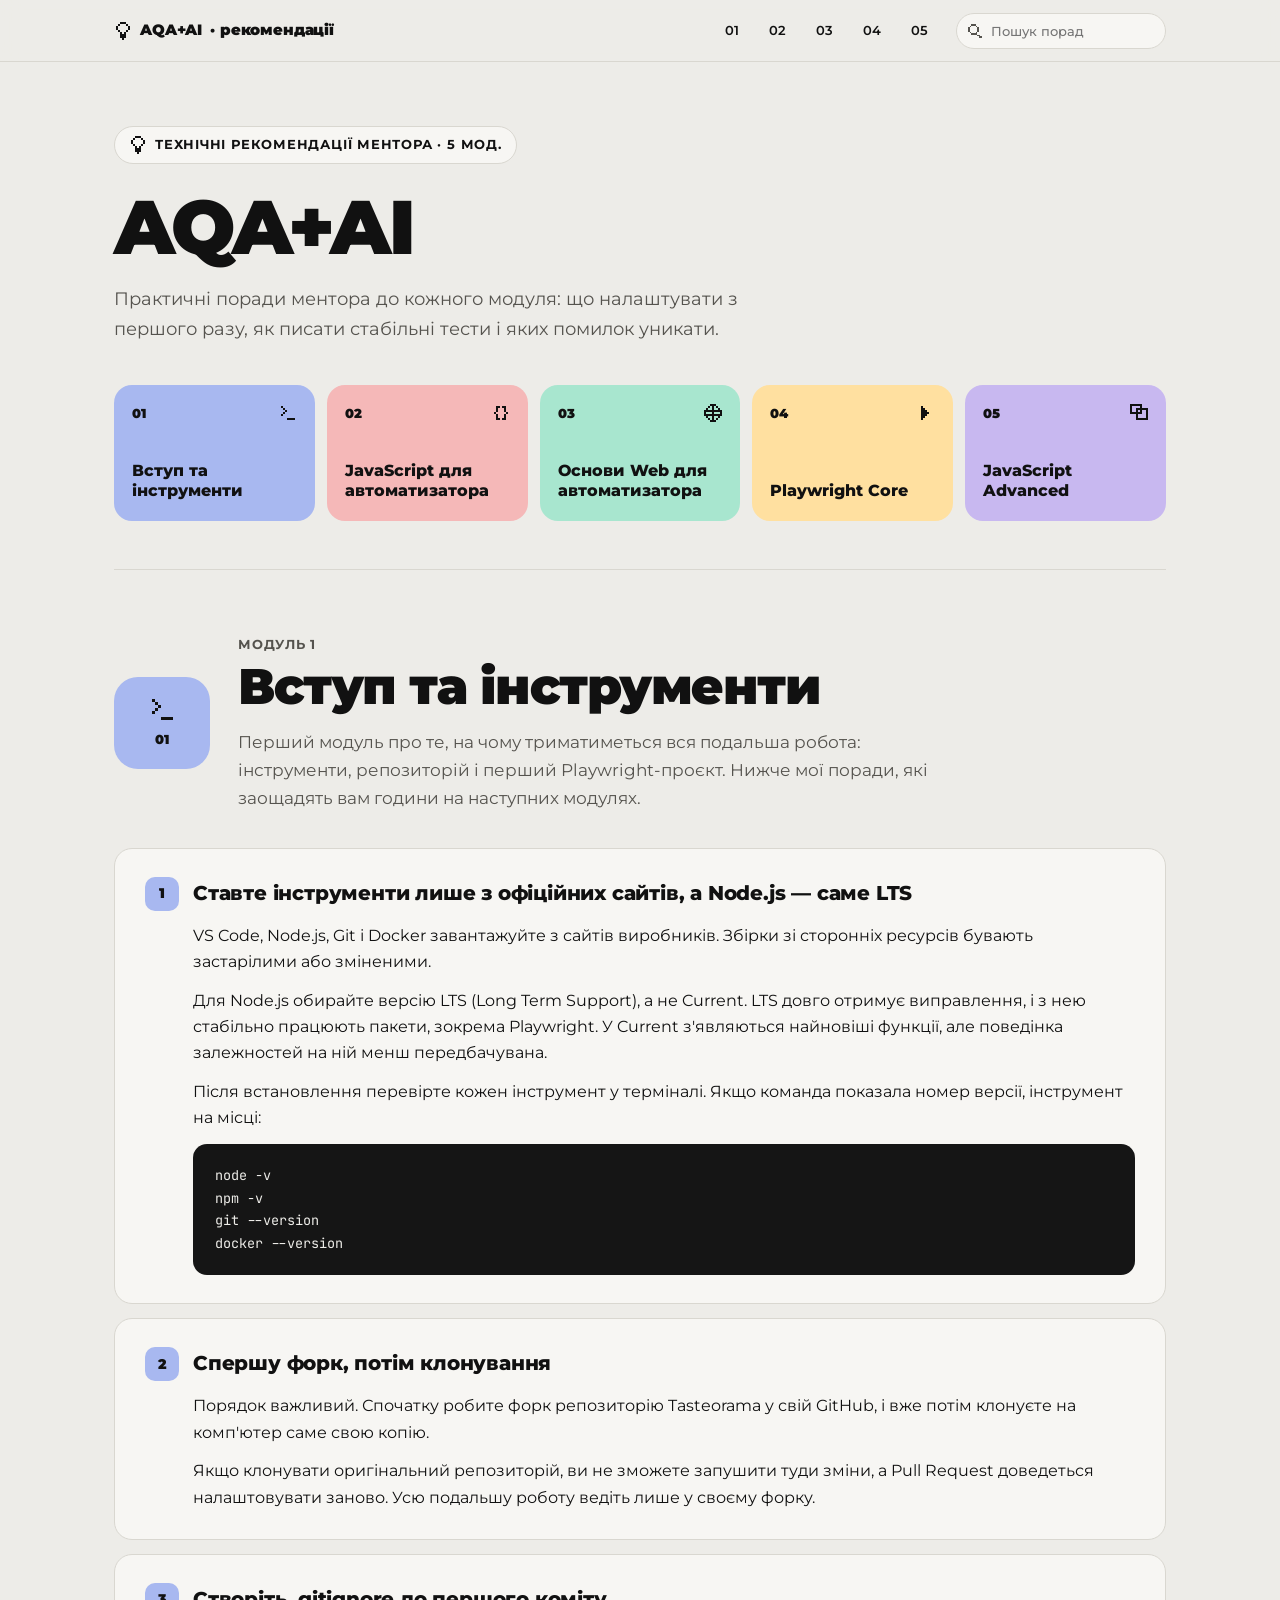
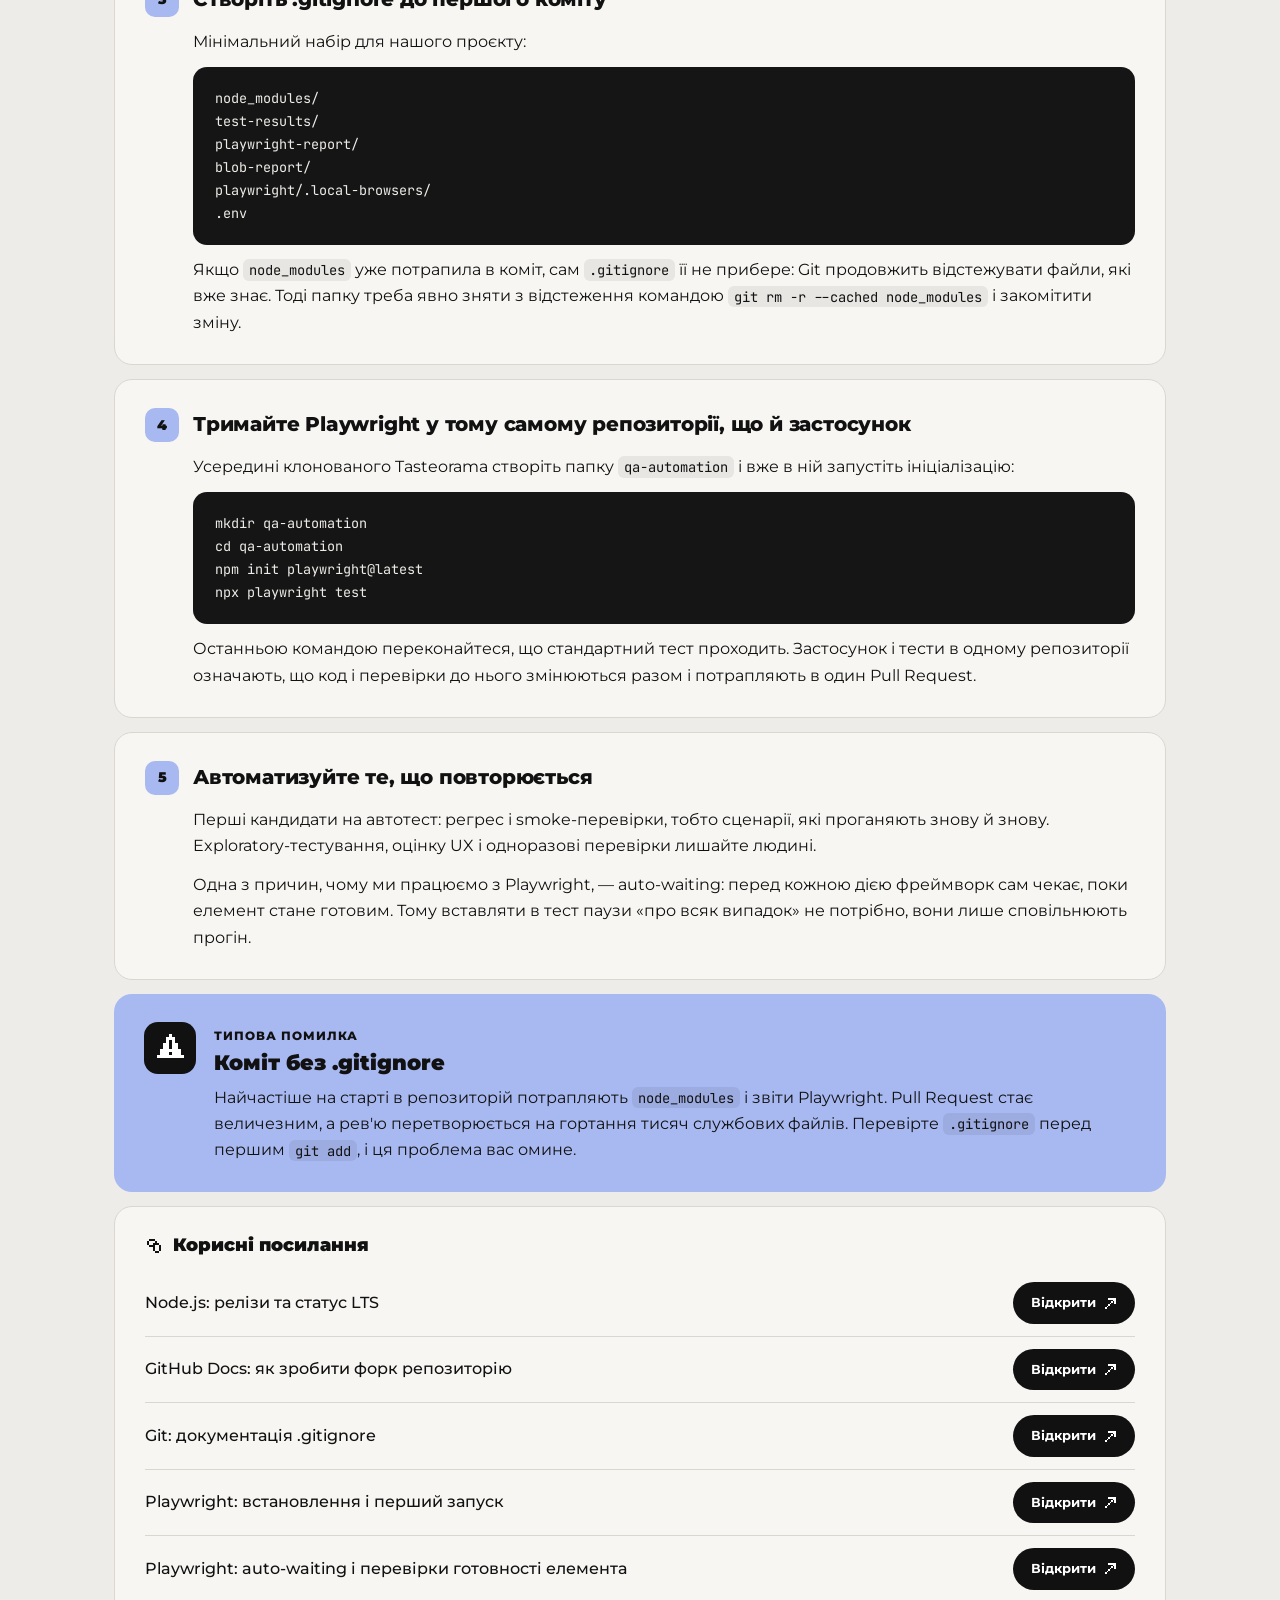
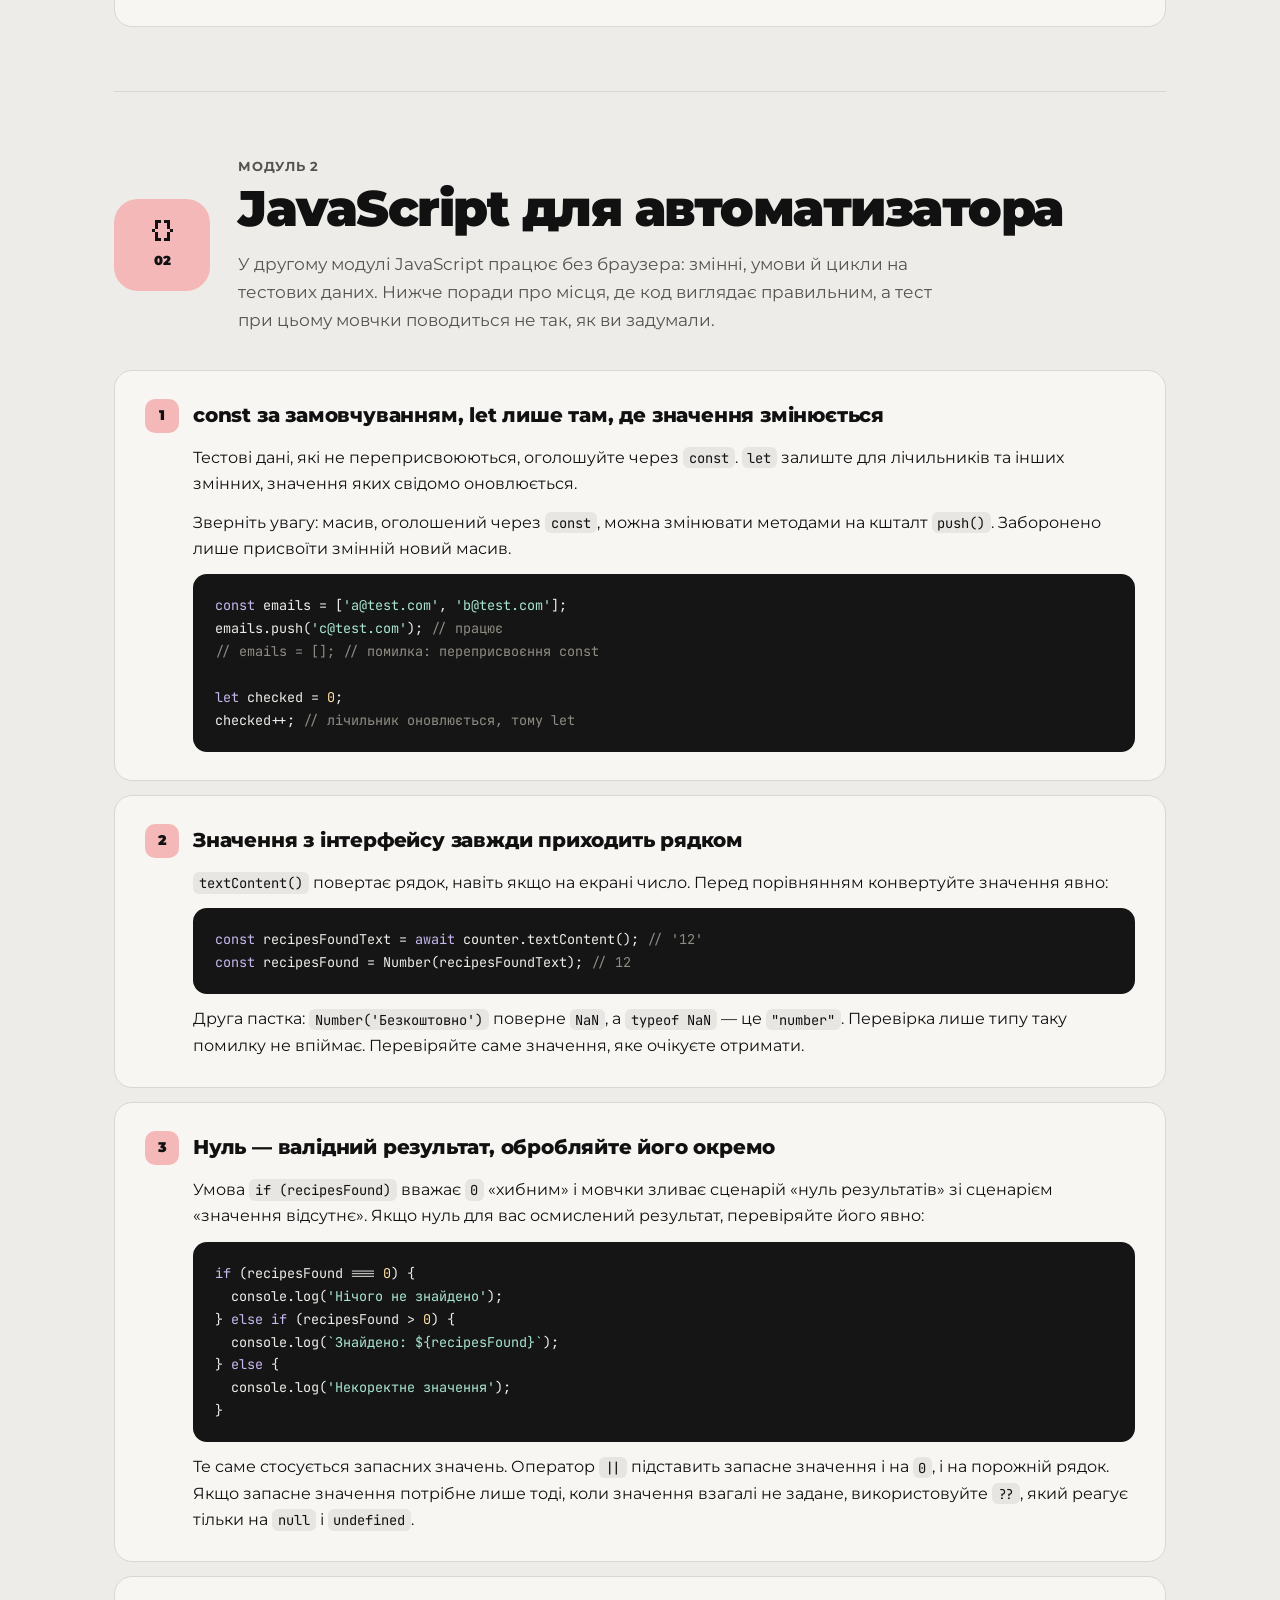
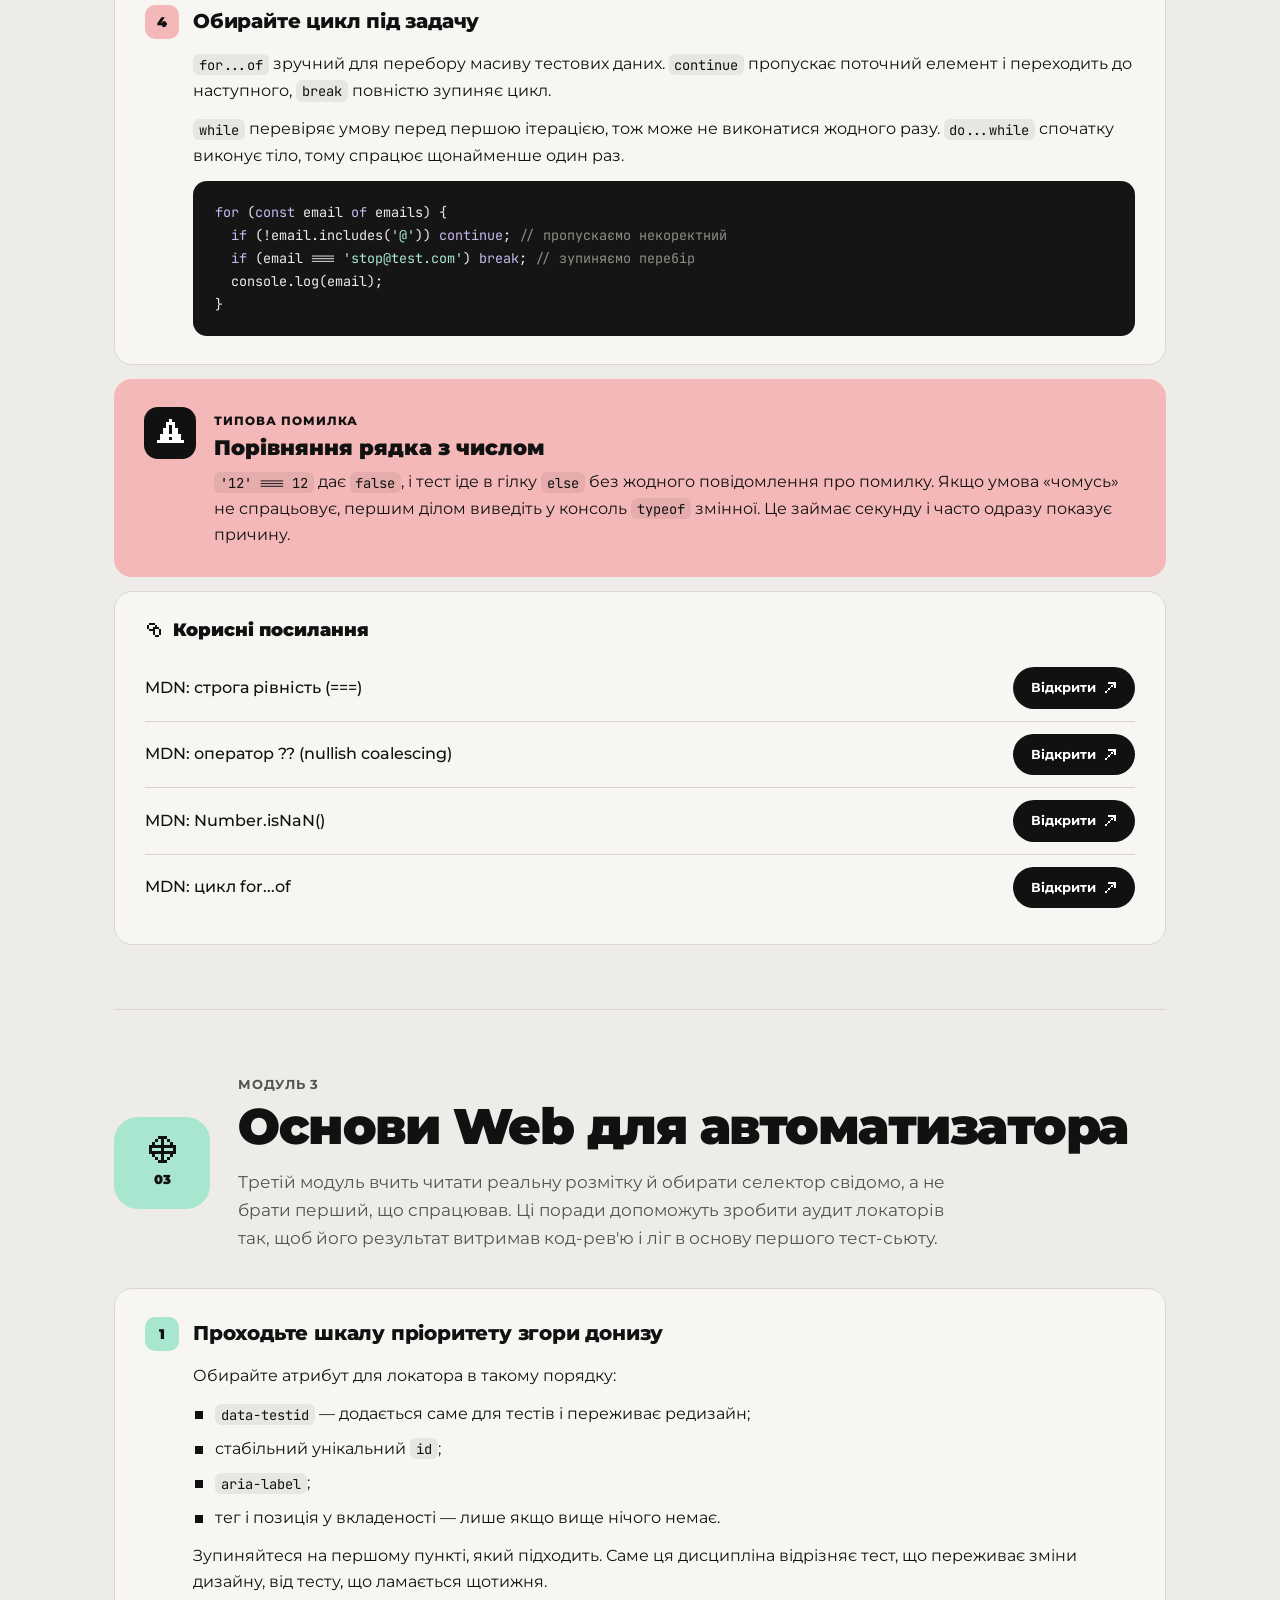
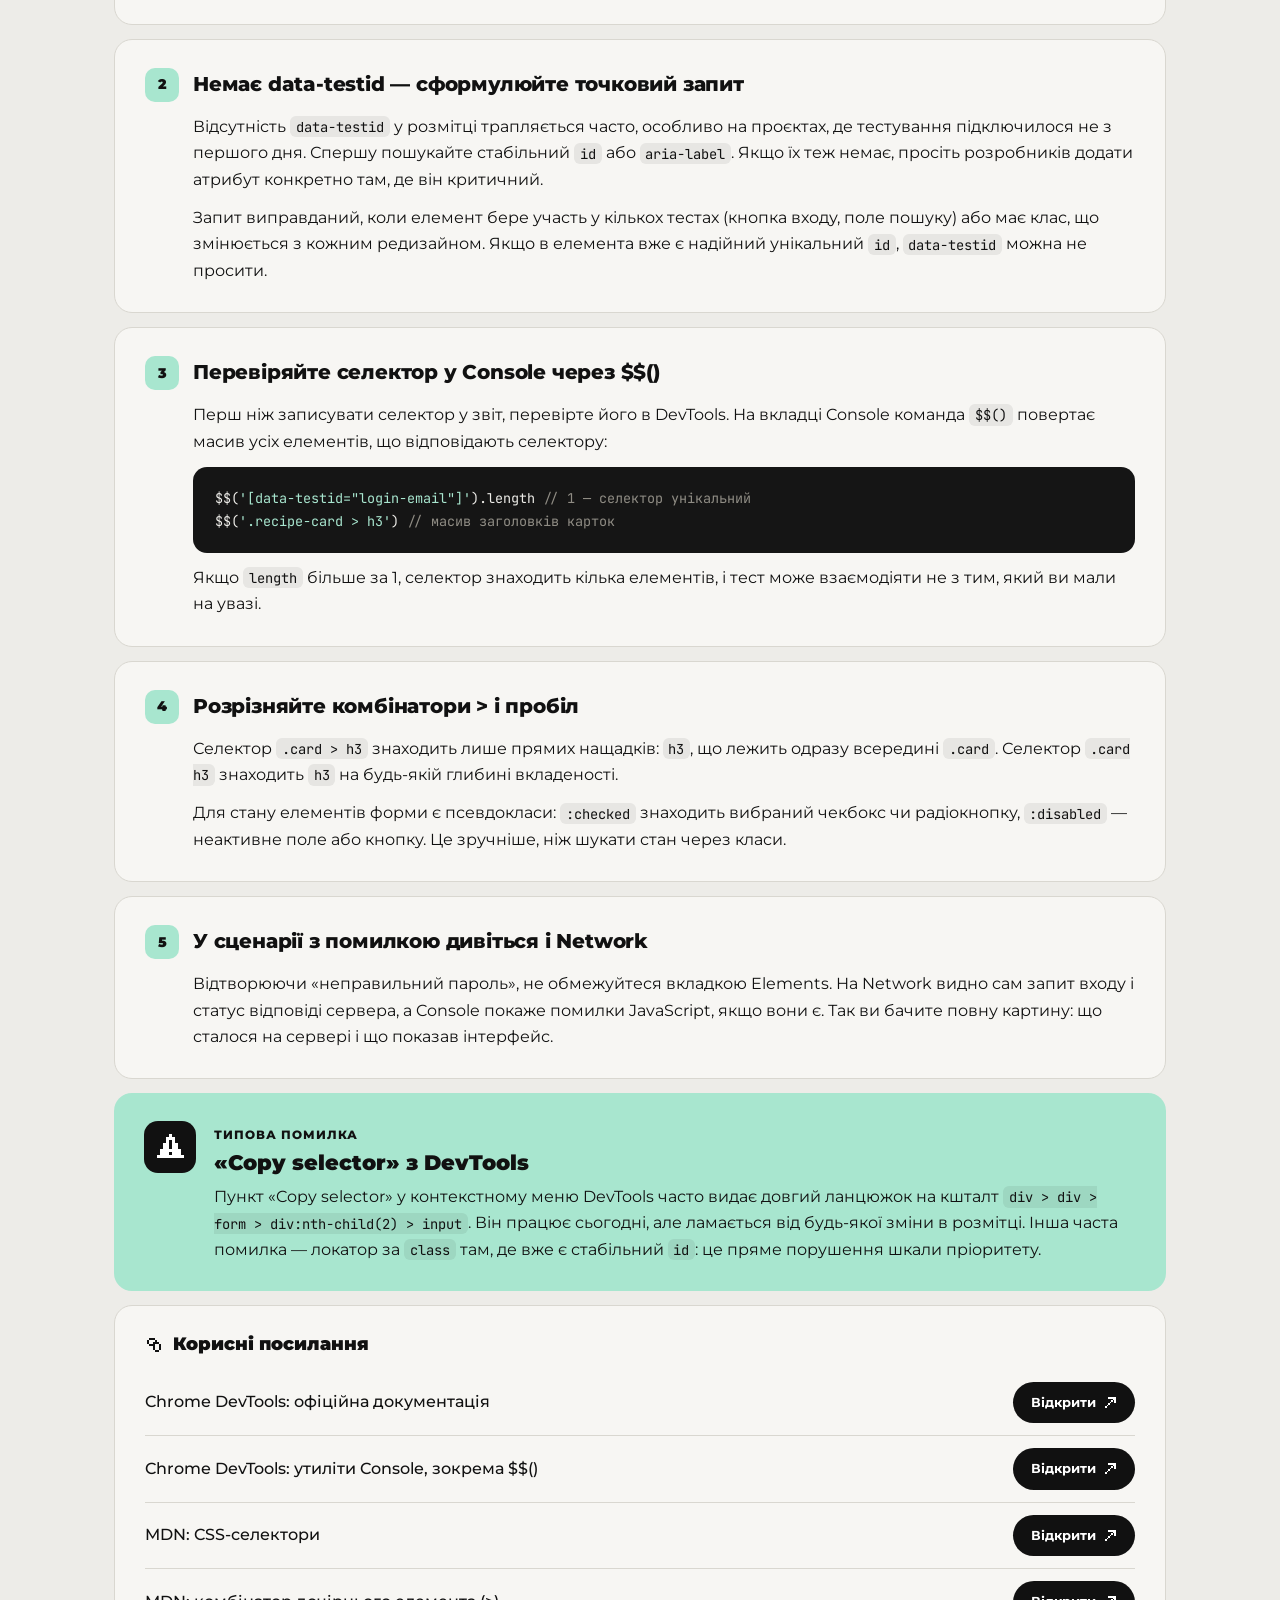
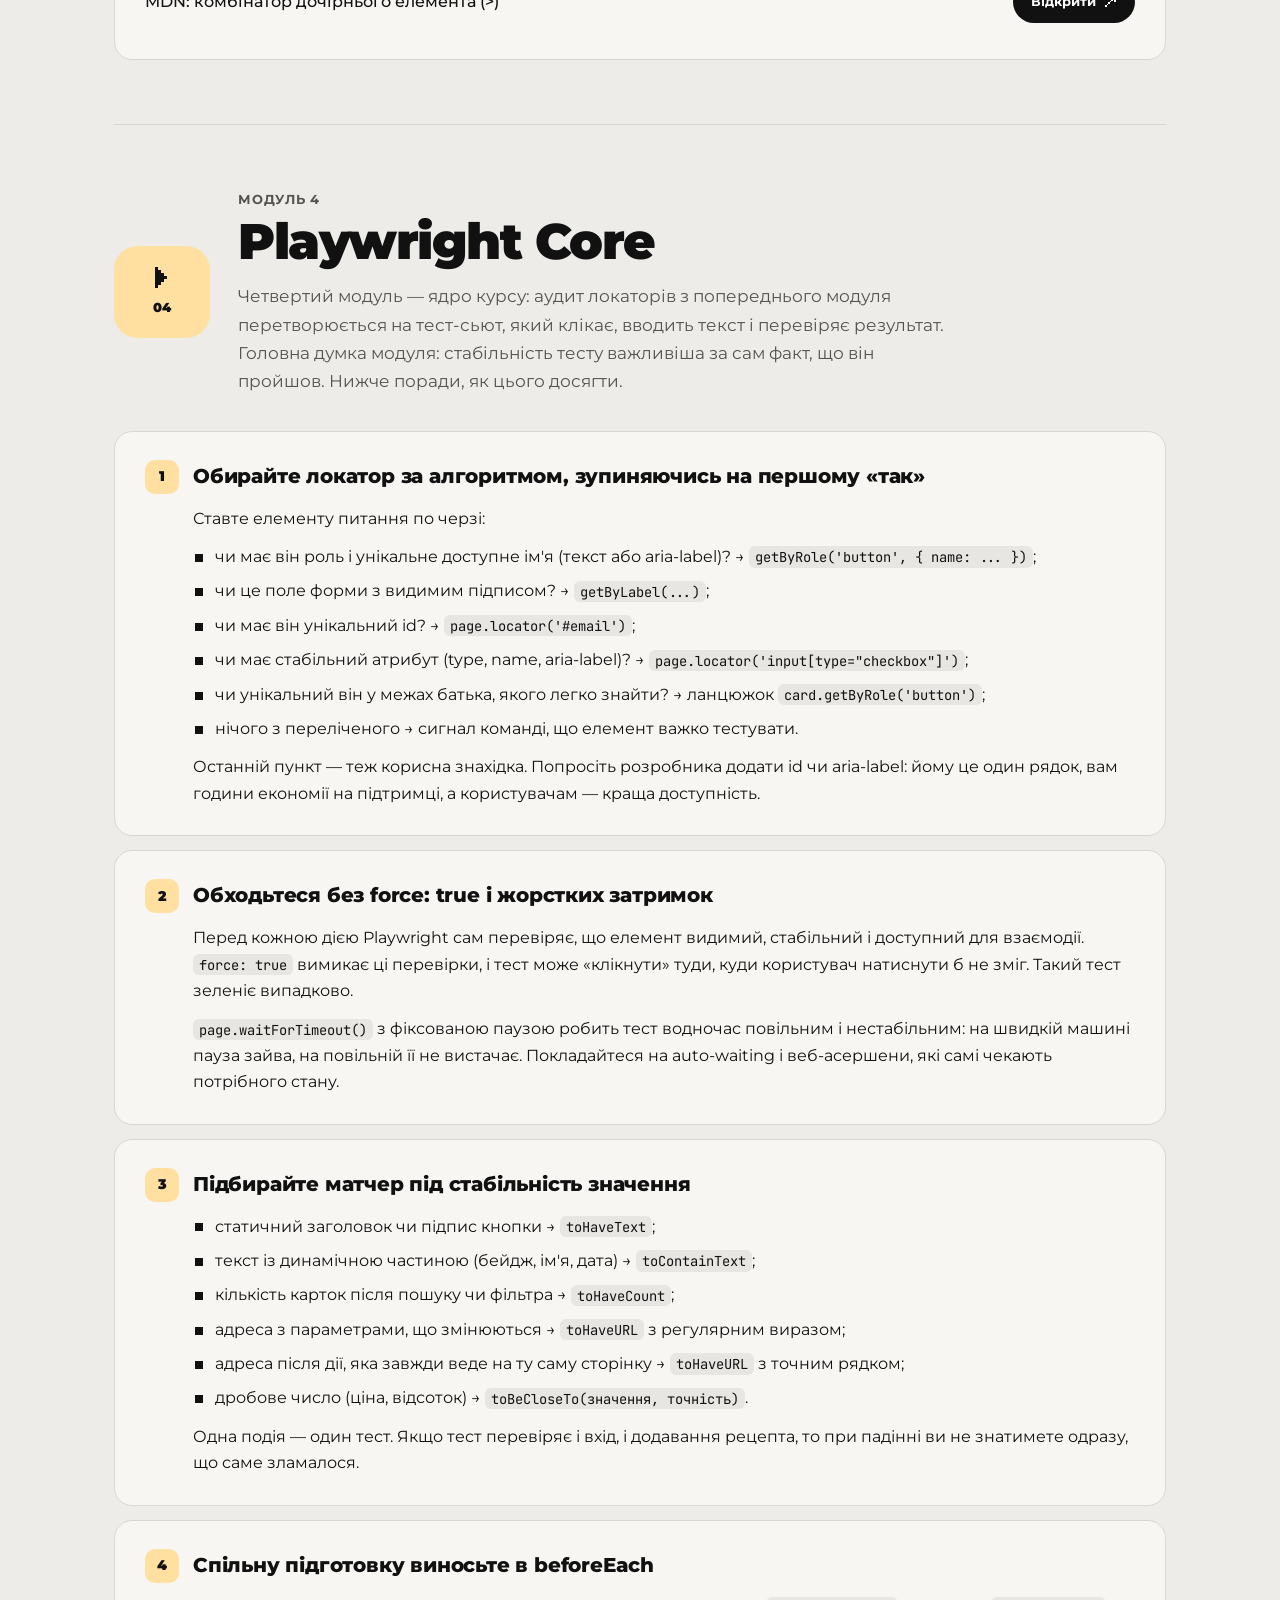
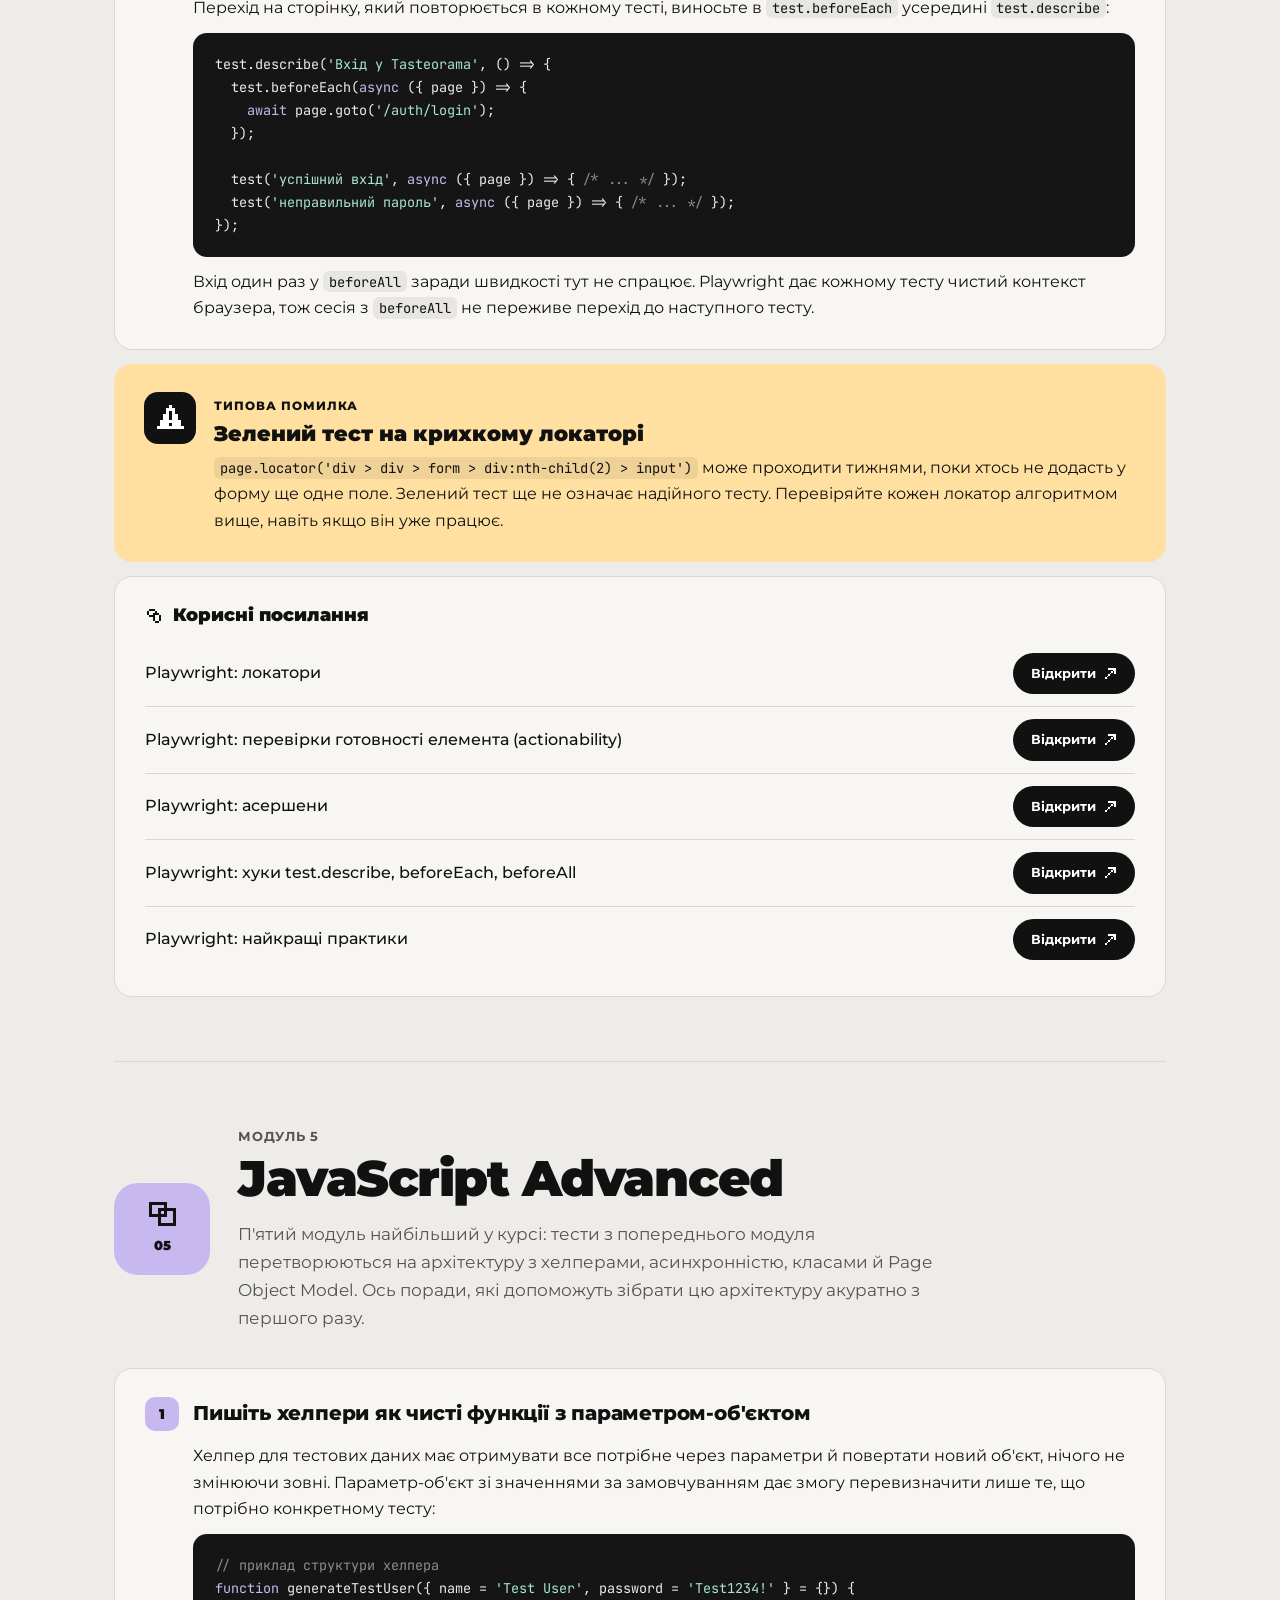
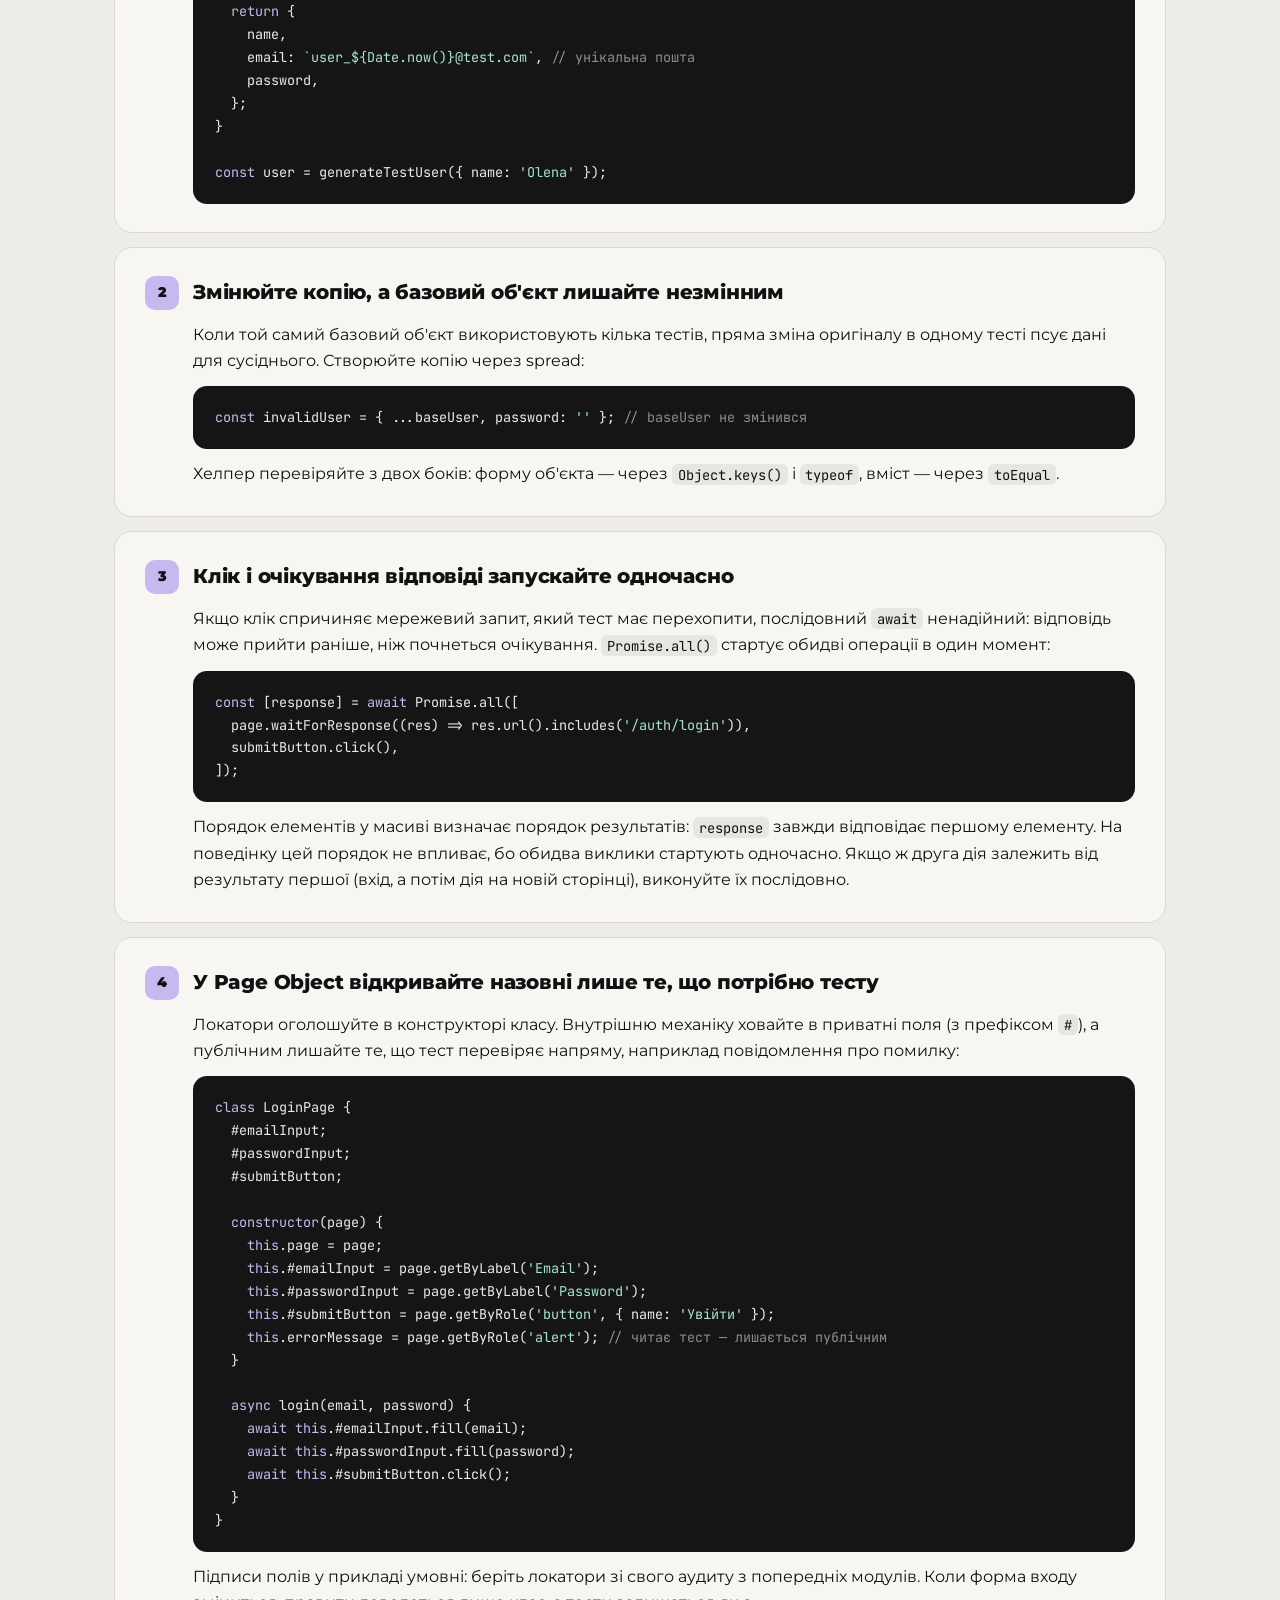
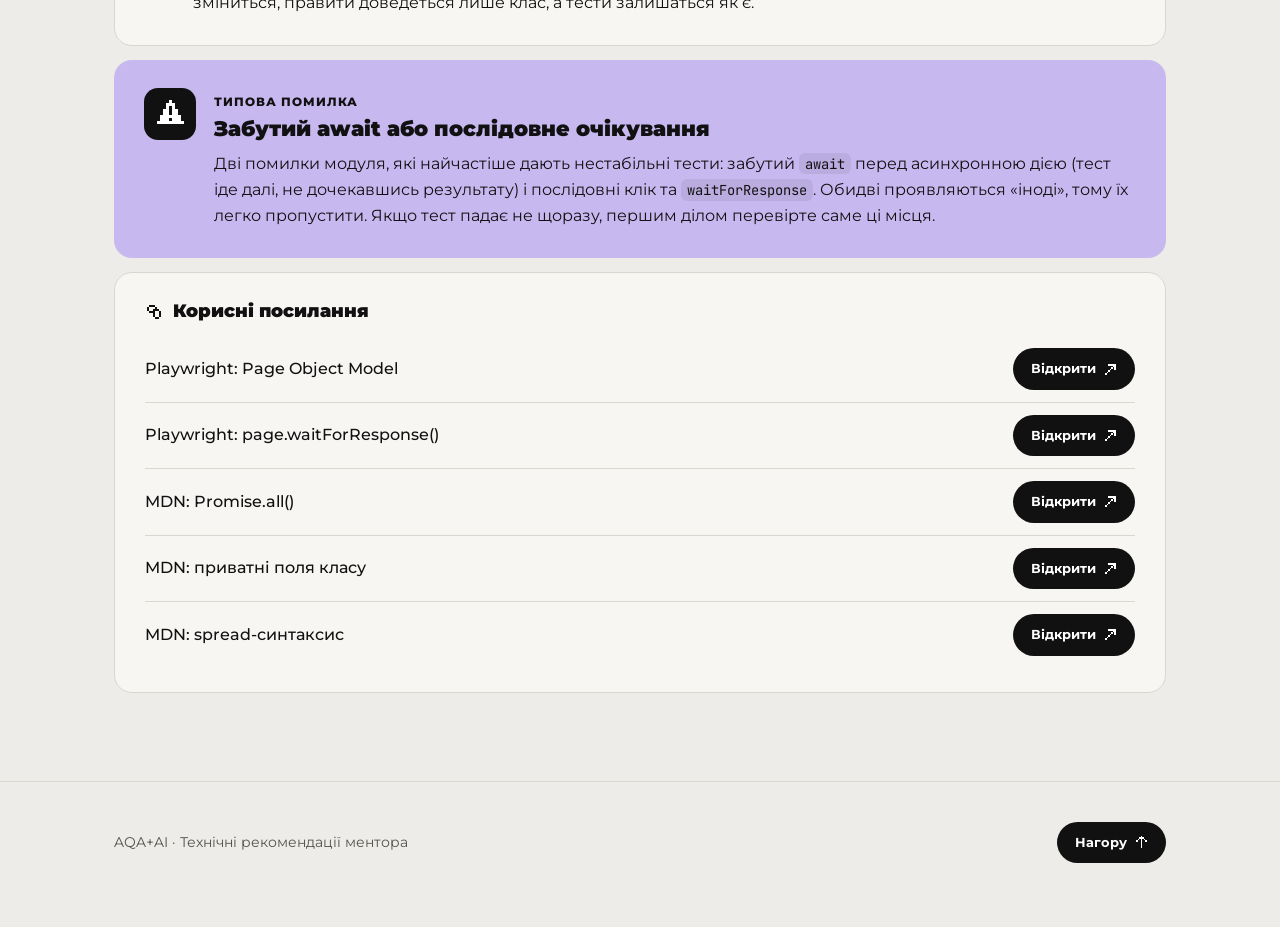
<file: site/aqa-ai-07aef3/index.html>
<!DOCTYPE html>
<html lang="uk">
<head>
  <meta charset="UTF-8" />
  <meta name="viewport" content="width=device-width, initial-scale=1.0" />
  <meta name="robots" content="noindex, nofollow" />
  <title>AQA+AI · Технічні рекомендації ментора</title>
  <link rel="preconnect" href="https://fonts.googleapis.com" />
  <link rel="preconnect" href="https://fonts.gstatic.com" crossorigin />
  <link href="https://fonts.googleapis.com/css2?family=Montserrat:wght@400;500;600;700;800;900&family=JetBrains+Mono:wght@400;500&display=swap" rel="stylesheet" />
  <link rel="stylesheet" href="../_shared/recs.css" />
</head>
<body>
<script>
const RECS = {
  course: 'AQA+AI',
  subtitle: 'Практичні поради ментора до кожного модуля: що налаштувати з першого разу, як писати стабільні тести і яких помилок уникати.',
  modules: [
    {
      title: 'Вступ та інструменти',
      icon: 'terminal',
      intro: 'Перший модуль про те, на чому триматиметься вся подальша робота: інструменти, репозиторій і перший Playwright-проєкт. Нижче мої поради, які заощадять вам години на наступних модулях.',
      tips: [
        {
          title: 'Ставте інструменти лише з офіційних сайтів, а Node.js — саме LTS',
          body: [
            'VS Code, Node.js, Git і Docker завантажуйте з сайтів виробників. Збірки зі сторонніх ресурсів бувають застарілими або зміненими.',
            'Для Node.js обирайте версію LTS (Long Term Support), а не Current. LTS довго отримує виправлення, і з нею стабільно працюють пакети, зокрема Playwright. У Current з\'являються найновіші функції, але поведінка залежностей на ній менш передбачувана.',
            'Після встановлення перевірте кожен інструмент у терміналі. Якщо команда показала номер версії, інструмент на місці:',
            {
              code: `node -v
npm -v
git --version
docker --version`
            }
          ]
        },
        {
          title: 'Спершу форк, потім клонування',
          body: [
            'Порядок важливий. Спочатку робите форк репозиторію Tasteorama у свій GitHub, і вже потім клонуєте на комп\'ютер саме свою копію.',
            'Якщо клонувати оригінальний репозиторій, ви не зможете запушити туди зміни, а Pull Request доведеться налаштовувати заново. Усю подальшу роботу ведіть лише у своєму форку.'
          ]
        },
        {
          title: 'Створіть .gitignore до першого коміту',
          body: [
            'Мінімальний набір для нашого проєкту:',
            {
              code: `node_modules/
test-results/
playwright-report/
blob-report/
playwright/.local-browsers/
.env`
            },
            'Якщо <code>node_modules</code> уже потрапила в коміт, сам <code>.gitignore</code> її не прибере: Git продовжить відстежувати файли, які вже знає. Тоді папку треба явно зняти з відстеження командою <code>git rm -r --cached node_modules</code> і закомітити зміну.'
          ]
        },
        {
          title: 'Тримайте Playwright у тому самому репозиторії, що й застосунок',
          body: [
            'Усередині клонованого Tasteorama створіть папку <code>qa-automation</code> і вже в ній запустіть ініціалізацію:',
            {
              code: `mkdir qa-automation
cd qa-automation
npm init playwright@latest
npx playwright test`
            },
            'Останньою командою переконайтеся, що стандартний тест проходить. Застосунок і тести в одному репозиторії означають, що код і перевірки до нього змінюються разом і потрапляють в один Pull Request.'
          ]
        },
        {
          title: 'Автоматизуйте те, що повторюється',
          body: [
            'Перші кандидати на автотест: регрес і smoke-перевірки, тобто сценарії, які проганяють знову й знову. Exploratory-тестування, оцінку UX і одноразові перевірки лишайте людині.',
            'Одна з причин, чому ми працюємо з Playwright, — auto-waiting: перед кожною дією фреймворк сам чекає, поки елемент стане готовим. Тому вставляти в тест паузи «про всяк випадок» не потрібно, вони лише сповільнюють прогін.'
          ]
        }
      ],
      mistake: {
        title: 'Коміт без .gitignore',
        body: 'Найчастіше на старті в репозиторій потрапляють <code>node_modules</code> і звіти Playwright. Pull Request стає величезним, а рев\'ю перетворюється на гортання тисяч службових файлів. Перевірте <code>.gitignore</code> перед першим <code>git add</code>, і ця проблема вас омине.'
      },
      links: [
        {
          text: 'Node.js: релізи та статус LTS',
          url: 'https://nodejs.org/en/about/previous-releases'
        },
        {
          text: 'GitHub Docs: як зробити форк репозиторію',
          url: 'https://docs.github.com/en/pull-requests/collaborating-with-pull-requests/working-with-forks/fork-a-repo'
        },
        {
          text: 'Git: документація .gitignore',
          url: 'https://git-scm.com/docs/gitignore'
        },
        {
          text: 'Playwright: встановлення і перший запуск',
          url: 'https://playwright.dev/docs/intro'
        },
        {
          text: 'Playwright: auto-waiting і перевірки готовності елемента',
          url: 'https://playwright.dev/docs/actionability'
        }
      ]
    },
    {
      title: 'JavaScript для автоматизатора',
      icon: 'code',
      intro: 'У другому модулі JavaScript працює без браузера: змінні, умови й цикли на тестових даних. Нижче поради про місця, де код виглядає правильним, а тест при цьому мовчки поводиться не так, як ви задумали.',
      tips: [
        {
          title: 'const за замовчуванням, let лише там, де значення змінюється',
          body: [
            'Тестові дані, які не переприсвоюються, оголошуйте через <code>const</code>. <code>let</code> залиште для лічильників та інших змінних, значення яких свідомо оновлюється.',
            'Зверніть увагу: масив, оголошений через <code>const</code>, можна змінювати методами на кшталт <code>push()</code>. Заборонено лише присвоїти змінній новий масив.',
            {
              code: `<span class="kw">const</span> emails = [<span class="st">'a@test.com'</span>, <span class="st">'b@test.com'</span>];
emails.push(<span class="st">'c@test.com'</span>); <span class="cm">// працює</span>
<span class="cm">// emails = []; // помилка: переприсвоєння const</span>

<span class="kw">let</span> checked = <span class="nm">0</span>;
checked++; <span class="cm">// лічильник оновлюється, тому let</span>`
            }
          ]
        },
        {
          title: 'Значення з інтерфейсу завжди приходить рядком',
          body: [
            '<code>textContent()</code> повертає рядок, навіть якщо на екрані число. Перед порівнянням конвертуйте значення явно:',
            {
              code: `<span class="kw">const</span> recipesFoundText = <span class="kw">await</span> counter.textContent(); <span class="cm">// '12'</span>
<span class="kw">const</span> recipesFound = Number(recipesFoundText); <span class="cm">// 12</span>`
            },
            'Друга пастка: <code>Number(\'Безкоштовно\')</code> поверне <code>NaN</code>, а <code>typeof NaN</code> — це <code>"number"</code>. Перевірка лише типу таку помилку не впіймає. Перевіряйте саме значення, яке очікуєте отримати.'
          ]
        },
        {
          title: 'Нуль — валідний результат, обробляйте його окремо',
          body: [
            'Умова <code>if (recipesFound)</code> вважає <code>0</code> «хибним» і мовчки зливає сценарій «нуль результатів» зі сценарієм «значення відсутнє». Якщо нуль для вас осмислений результат, перевіряйте його явно:',
            {
              code: `<span class="kw">if</span> (recipesFound === <span class="nm">0</span>) {
  console.log(<span class="st">'Нічого не знайдено'</span>);
} <span class="kw">else if</span> (recipesFound &gt; <span class="nm">0</span>) {
  console.log(<span class="st">\`Знайдено: \${recipesFound}\`</span>);
} <span class="kw">else</span> {
  console.log(<span class="st">'Некоректне значення'</span>);
}`
            },
            'Те саме стосується запасних значень. Оператор <code>||</code> підставить запасне значення і на <code>0</code>, і на порожній рядок. Якщо запасне значення потрібне лише тоді, коли значення взагалі не задане, використовуйте <code>??</code>, який реагує тільки на <code>null</code> і <code>undefined</code>.'
          ]
        },
        {
          title: 'Обирайте цикл під задачу',
          body: [
            '<code>for...of</code> зручний для перебору масиву тестових даних. <code>continue</code> пропускає поточний елемент і переходить до наступного, <code>break</code> повністю зупиняє цикл.',
            '<code>while</code> перевіряє умову перед першою ітерацією, тож може не виконатися жодного разу. <code>do...while</code> спочатку виконує тіло, тому спрацює щонайменше один раз.',
            {
              code: `<span class="kw">for</span> (<span class="kw">const</span> email <span class="kw">of</span> emails) {
  <span class="kw">if</span> (!email.includes(<span class="st">'@'</span>)) <span class="kw">continue</span>; <span class="cm">// пропускаємо некоректний</span>
  <span class="kw">if</span> (email === <span class="st">'stop@test.com'</span>) <span class="kw">break</span>; <span class="cm">// зупиняємо перебір</span>
  console.log(email);
}`
            }
          ]
        }
      ],
      mistake: {
        title: 'Порівняння рядка з числом',
        body: '<code>\'12\' === 12</code> дає <code>false</code>, і тест іде в гілку <code>else</code> без жодного повідомлення про помилку. Якщо умова «чомусь» не спрацьовує, першим ділом виведіть у консоль <code>typeof</code> змінної. Це займає секунду і часто одразу показує причину.'
      },
      links: [
        {
          text: 'MDN: строга рівність (===)',
          url: 'https://developer.mozilla.org/en-US/docs/Web/JavaScript/Reference/Operators/Strict_equality'
        },
        {
          text: 'MDN: оператор ?? (nullish coalescing)',
          url: 'https://developer.mozilla.org/en-US/docs/Web/JavaScript/Reference/Operators/Nullish_coalescing'
        },
        {
          text: 'MDN: Number.isNaN()',
          url: 'https://developer.mozilla.org/en-US/docs/Web/JavaScript/Reference/Global_Objects/Number/isNaN'
        },
        {
          text: 'MDN: цикл for...of',
          url: 'https://developer.mozilla.org/en-US/docs/Web/JavaScript/Reference/Statements/for...of'
        }
      ]
    },
    {
      title: 'Основи Web для автоматизатора',
      icon: 'globe',
      intro: 'Третій модуль вчить читати реальну розмітку й обирати селектор свідомо, а не брати перший, що спрацював. Ці поради допоможуть зробити аудит локаторів так, щоб його результат витримав код-рев\'ю і ліг в основу першого тест-сьюту.',
      tips: [
        {
          title: 'Проходьте шкалу пріоритету згори донизу',
          body: [
            'Обирайте атрибут для локатора в такому порядку:',
            {
              list: [
                '<code>data-testid</code> — додається саме для тестів і переживає редизайн;',
                'стабільний унікальний <code>id</code>;',
                '<code>aria-label</code>;',
                'тег і позиція у вкладеності — лише якщо вище нічого немає.'
              ]
            },
            'Зупиняйтеся на першому пункті, який підходить. Саме ця дисципліна відрізняє тест, що переживає зміни дизайну, від тесту, що ламається щотижня.'
          ]
        },
        {
          title: 'Немає data-testid — сформулюйте точковий запит',
          body: [
            'Відсутність <code>data-testid</code> у розмітці трапляється часто, особливо на проєктах, де тестування підключилося не з першого дня. Спершу пошукайте стабільний <code>id</code> або <code>aria-label</code>. Якщо їх теж немає, просіть розробників додати атрибут конкретно там, де він критичний.',
            'Запит виправданий, коли елемент бере участь у кількох тестах (кнопка входу, поле пошуку) або має клас, що змінюється з кожним редизайном. Якщо в елемента вже є надійний унікальний <code>id</code>, <code>data-testid</code> можна не просити.'
          ]
        },
        {
          title: 'Перевіряйте селектор у Console через $$()',
          body: [
            'Перш ніж записувати селектор у звіт, перевірте його в DevTools. На вкладці Console команда <code>$$()</code> повертає масив усіх елементів, що відповідають селектору:',
            {
              code: `$$(<span class="st">'[data-testid="login-email"]'</span>).length <span class="cm">// 1 — селектор унікальний</span>
$$(<span class="st">'.recipe-card &gt; h3'</span>) <span class="cm">// масив заголовків карток</span>`
            },
            'Якщо <code>length</code> більше за 1, селектор знаходить кілька елементів, і тест може взаємодіяти не з тим, який ви мали на увазі.'
          ]
        },
        {
          title: 'Розрізняйте комбінатори &gt; і пробіл',
          body: [
            'Селектор <code>.card &gt; h3</code> знаходить лише прямих нащадків: <code>h3</code>, що лежить одразу всередині <code>.card</code>. Селектор <code>.card h3</code> знаходить <code>h3</code> на будь-якій глибині вкладеності.',
            'Для стану елементів форми є псевдокласи: <code>:checked</code> знаходить вибраний чекбокс чи радіокнопку, <code>:disabled</code> — неактивне поле або кнопку. Це зручніше, ніж шукати стан через класи.'
          ]
        },
        {
          title: 'У сценарії з помилкою дивіться і Network',
          body: [
            'Відтворюючи «неправильний пароль», не обмежуйтеся вкладкою Elements. На Network видно сам запит входу і статус відповіді сервера, а Console покаже помилки JavaScript, якщо вони є. Так ви бачите повну картину: що сталося на сервері і що показав інтерфейс.'
          ]
        }
      ],
      mistake: {
        title: '«Copy selector» з DevTools',
        body: 'Пункт «Copy selector» у контекстному меню DevTools часто видає довгий ланцюжок на кшталт <code>div &gt; div &gt; form &gt; div:nth-child(2) &gt; input</code>. Він працює сьогодні, але ламається від будь-якої зміни в розмітці. Інша часта помилка — локатор за <code>class</code> там, де вже є стабільний <code>id</code>: це пряме порушення шкали пріоритету.'
      },
      links: [
        {
          text: 'Chrome DevTools: офіційна документація',
          url: 'https://developer.chrome.com/docs/devtools'
        },
        {
          text: 'Chrome DevTools: утиліти Console, зокрема $$()',
          url: 'https://developer.chrome.com/docs/devtools/console/utilities'
        },
        {
          text: 'MDN: CSS-селектори',
          url: 'https://developer.mozilla.org/en-US/docs/Web/CSS/CSS_selectors'
        },
        {
          text: 'MDN: комбінатор дочірнього елемента (&gt;)',
          url: 'https://developer.mozilla.org/en-US/docs/Web/CSS/Child_combinator'
        }
      ]
    },
    {
      title: 'Playwright Core',
      icon: 'play',
      intro: 'Четвертий модуль — ядро курсу: аудит локаторів з попереднього модуля перетворюється на тест-сьют, який клікає, вводить текст і перевіряє результат. Головна думка модуля: стабільність тесту важливіша за сам факт, що він пройшов. Нижче поради, як цього досягти.',
      tips: [
        {
          title: 'Обирайте локатор за алгоритмом, зупиняючись на першому «так»',
          body: [
            'Ставте елементу питання по черзі:',
            {
              list: [
                'чи має він роль і унікальне доступне ім\'я (текст або aria-label)? → <code>getByRole(\'button\', { name: ... })</code>;',
                'чи це поле форми з видимим підписом? → <code>getByLabel(...)</code>;',
                'чи має він унікальний id? → <code>page.locator(\'#email\')</code>;',
                'чи має стабільний атрибут (type, name, aria-label)? → <code>page.locator(\'input[type="checkbox"]\')</code>;',
                'чи унікальний він у межах батька, якого легко знайти? → ланцюжок <code>card.getByRole(\'button\')</code>;',
                'нічого з переліченого → сигнал команді, що елемент важко тестувати.'
              ]
            },
            'Останній пункт — теж корисна знахідка. Попросіть розробника додати id чи aria-label: йому це один рядок, вам години економії на підтримці, а користувачам — краща доступність.'
          ]
        },
        {
          title: 'Обходьтеся без force: true і жорстких затримок',
          body: [
            'Перед кожною дією Playwright сам перевіряє, що елемент видимий, стабільний і доступний для взаємодії. <code>force: true</code> вимикає ці перевірки, і тест може «клікнути» туди, куди користувач натиснути б не зміг. Такий тест зеленіє випадково.',
            '<code>page.waitForTimeout()</code> з фіксованою паузою робить тест водночас повільним і нестабільним: на швидкій машині пауза зайва, на повільній її не вистачає. Покладайтеся на auto-waiting і веб-асершени, які самі чекають потрібного стану.'
          ]
        },
        {
          title: 'Підбирайте матчер під стабільність значення',
          body: [
            {
              list: [
                'статичний заголовок чи підпис кнопки → <code>toHaveText</code>;',
                'текст із динамічною частиною (бейдж, ім\'я, дата) → <code>toContainText</code>;',
                'кількість карток після пошуку чи фільтра → <code>toHaveCount</code>;',
                'адреса з параметрами, що змінюються → <code>toHaveURL</code> з регулярним виразом;',
                'адреса після дії, яка завжди веде на ту саму сторінку → <code>toHaveURL</code> з точним рядком;',
                'дробове число (ціна, відсоток) → <code>toBeCloseTo(значення, точність)</code>.'
              ]
            },
            'Одна подія — один тест. Якщо тест перевіряє і вхід, і додавання рецепта, то при падінні ви не знатимете одразу, що саме зламалося.'
          ]
        },
        {
          title: 'Спільну підготовку виносьте в beforeEach',
          body: [
            'Перехід на сторінку, який повторюється в кожному тесті, виносьте в <code>test.beforeEach</code> усередині <code>test.describe</code>:',
            {
              code: `test.describe(<span class="st">'Вхід у Tasteorama'</span>, () =&gt; {
  test.beforeEach(<span class="kw">async</span> ({ page }) =&gt; {
    <span class="kw">await</span> page.goto(<span class="st">'/auth/login'</span>);
  });

  test(<span class="st">'успішний вхід'</span>, <span class="kw">async</span> ({ page }) =&gt; { <span class="cm">/* ... */</span> });
  test(<span class="st">'неправильний пароль'</span>, <span class="kw">async</span> ({ page }) =&gt; { <span class="cm">/* ... */</span> });
});`
            },
            'Вхід один раз у <code>beforeAll</code> заради швидкості тут не спрацює. Playwright дає кожному тесту чистий контекст браузера, тож сесія з <code>beforeAll</code> не переживе перехід до наступного тесту.'
          ]
        }
      ],
      mistake: {
        title: 'Зелений тест на крихкому локаторі',
        body: '<code>page.locator(\'div &gt; div &gt; form &gt; div:nth-child(2) &gt; input\')</code> може проходити тижнями, поки хтось не додасть у форму ще одне поле. Зелений тест ще не означає надійного тесту. Перевіряйте кожен локатор алгоритмом вище, навіть якщо він уже працює.'
      },
      links: [
        {
          text: 'Playwright: локатори',
          url: 'https://playwright.dev/docs/locators'
        },
        {
          text: 'Playwright: перевірки готовності елемента (actionability)',
          url: 'https://playwright.dev/docs/actionability'
        },
        {
          text: 'Playwright: асершени',
          url: 'https://playwright.dev/docs/test-assertions'
        },
        {
          text: 'Playwright: хуки test.describe, beforeEach, beforeAll',
          url: 'https://playwright.dev/docs/api/class-test'
        },
        {
          text: 'Playwright: найкращі практики',
          url: 'https://playwright.dev/docs/best-practices'
        }
      ]
    },
    {
      title: 'JavaScript Advanced',
      icon: 'layers',
      intro: 'П\'ятий модуль найбільший у курсі: тести з попереднього модуля перетворюються на архітектуру з хелперами, асинхронністю, класами й Page Object Model. Ось поради, які допоможуть зібрати цю архітектуру акуратно з першого разу.',
      tips: [
        {
          title: 'Пишіть хелпери як чисті функції з параметром-об\'єктом',
          body: [
            'Хелпер для тестових даних має отримувати все потрібне через параметри й повертати новий об\'єкт, нічого не змінюючи зовні. Параметр-об\'єкт зі значеннями за замовчуванням дає змогу перевизначити лише те, що потрібно конкретному тесту:',
            {
              code: `<span class="cm">// приклад структури хелпера</span>
<span class="kw">function</span> generateTestUser({ name = <span class="st">'Test User'</span>, password = <span class="st">'Test1234!'</span> } = {}) {
  <span class="kw">return</span> {
    name,
    email: <span class="st">\`user_\${Date.now()}@test.com\`</span>, <span class="cm">// унікальна пошта</span>
    password,
  };
}

<span class="kw">const</span> user = generateTestUser({ name: <span class="st">'Olena'</span> });`
            }
          ]
        },
        {
          title: 'Змінюйте копію, а базовий об\'єкт лишайте незмінним',
          body: [
            'Коли той самий базовий об\'єкт використовують кілька тестів, пряма зміна оригіналу в одному тесті псує дані для сусіднього. Створюйте копію через spread:',
            {
              code: '<span class="kw">const</span> invalidUser = { ...baseUser, password: <span class="st">\'\'</span> }; <span class="cm">// baseUser не змінився</span>'
            },
            'Хелпер перевіряйте з двох боків: форму об\'єкта — через <code>Object.keys()</code> і <code>typeof</code>, вміст — через <code>toEqual</code>.'
          ]
        },
        {
          title: 'Клік і очікування відповіді запускайте одночасно',
          body: [
            'Якщо клік спричиняє мережевий запит, який тест має перехопити, послідовний <code>await</code> ненадійний: відповідь може прийти раніше, ніж почнеться очікування. <code>Promise.all()</code> стартує обидві операції в один момент:',
            {
              code: `<span class="kw">const</span> [response] = <span class="kw">await</span> Promise.all([
  page.waitForResponse((res) =&gt; res.url().includes(<span class="st">'/auth/login'</span>)),
  submitButton.click(),
]);`
            },
            'Порядок елементів у масиві визначає порядок результатів: <code>response</code> завжди відповідає першому елементу. На поведінку цей порядок не впливає, бо обидва виклики стартують одночасно. Якщо ж друга дія залежить від результату першої (вхід, а потім дія на новій сторінці), виконуйте їх послідовно.'
          ]
        },
        {
          title: 'У Page Object відкривайте назовні лише те, що потрібно тесту',
          body: [
            'Локатори оголошуйте в конструкторі класу. Внутрішню механіку ховайте в приватні поля (з префіксом <code>#</code>), а публічним лишайте те, що тест перевіряє напряму, наприклад повідомлення про помилку:',
            {
              code: `<span class="kw">class</span> LoginPage {
  #emailInput;
  #passwordInput;
  #submitButton;

  <span class="kw">constructor</span>(page) {
    <span class="kw">this</span>.page = page;
    <span class="kw">this</span>.#emailInput = page.getByLabel(<span class="st">'Email'</span>);
    <span class="kw">this</span>.#passwordInput = page.getByLabel(<span class="st">'Password'</span>);
    <span class="kw">this</span>.#submitButton = page.getByRole(<span class="st">'button'</span>, { name: <span class="st">'Увійти'</span> });
    <span class="kw">this</span>.errorMessage = page.getByRole(<span class="st">'alert'</span>); <span class="cm">// читає тест — лишається публічним</span>
  }

  <span class="kw">async</span> login(email, password) {
    <span class="kw">await</span> <span class="kw">this</span>.#emailInput.fill(email);
    <span class="kw">await</span> <span class="kw">this</span>.#passwordInput.fill(password);
    <span class="kw">await</span> <span class="kw">this</span>.#submitButton.click();
  }
}`
            },
            'Підписи полів у прикладі умовні: беріть локатори зі свого аудиту з попередніх модулів. Коли форма входу зміниться, правити доведеться лише клас, а тести залишаться як є.'
          ]
        }
      ],
      mistake: {
        title: 'Забутий await або послідовне очікування',
        body: 'Дві помилки модуля, які найчастіше дають нестабільні тести: забутий <code>await</code> перед асинхронною дією (тест іде далі, не дочекавшись результату) і послідовні клік та <code>waitForResponse</code>. Обидві проявляються «іноді», тому їх легко пропустити. Якщо тест падає не щоразу, першим ділом перевірте саме ці місця.'
      },
      links: [
        {
          text: 'Playwright: Page Object Model',
          url: 'https://playwright.dev/docs/pom'
        },
        {
          text: 'Playwright: page.waitForResponse()',
          url: 'https://playwright.dev/docs/api/class-page#page-wait-for-response'
        },
        {
          text: 'MDN: Promise.all()',
          url: 'https://developer.mozilla.org/en-US/docs/Web/JavaScript/Reference/Global_Objects/Promise/all'
        },
        {
          text: 'MDN: приватні поля класу',
          url: 'https://developer.mozilla.org/en-US/docs/Web/JavaScript/Reference/Classes/Private_properties'
        },
        {
          text: 'MDN: spread-синтаксис',
          url: 'https://developer.mozilla.org/en-US/docs/Web/JavaScript/Reference/Operators/Spread_syntax'
        }
      ]
    }
  ]
};
</script>
<script src="../_shared/recs.js"></script>
</body>
</html>
</file>
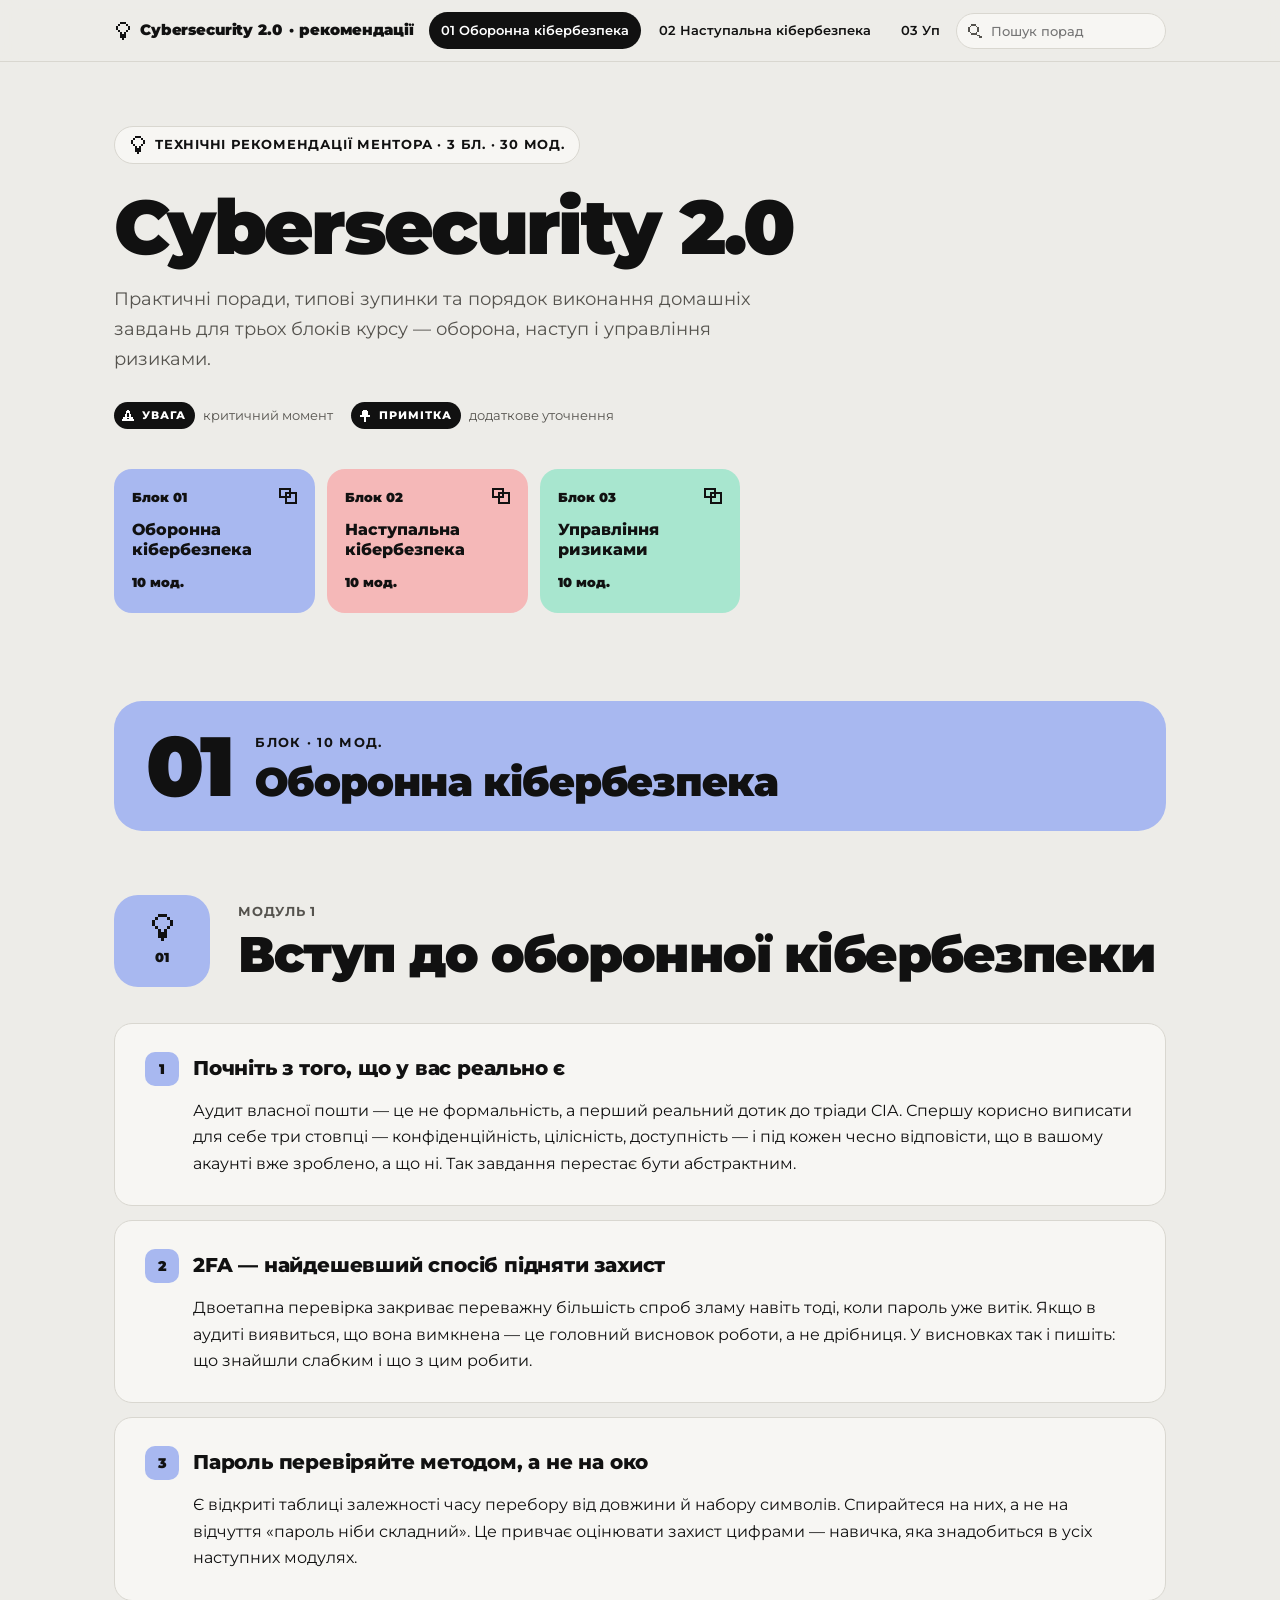
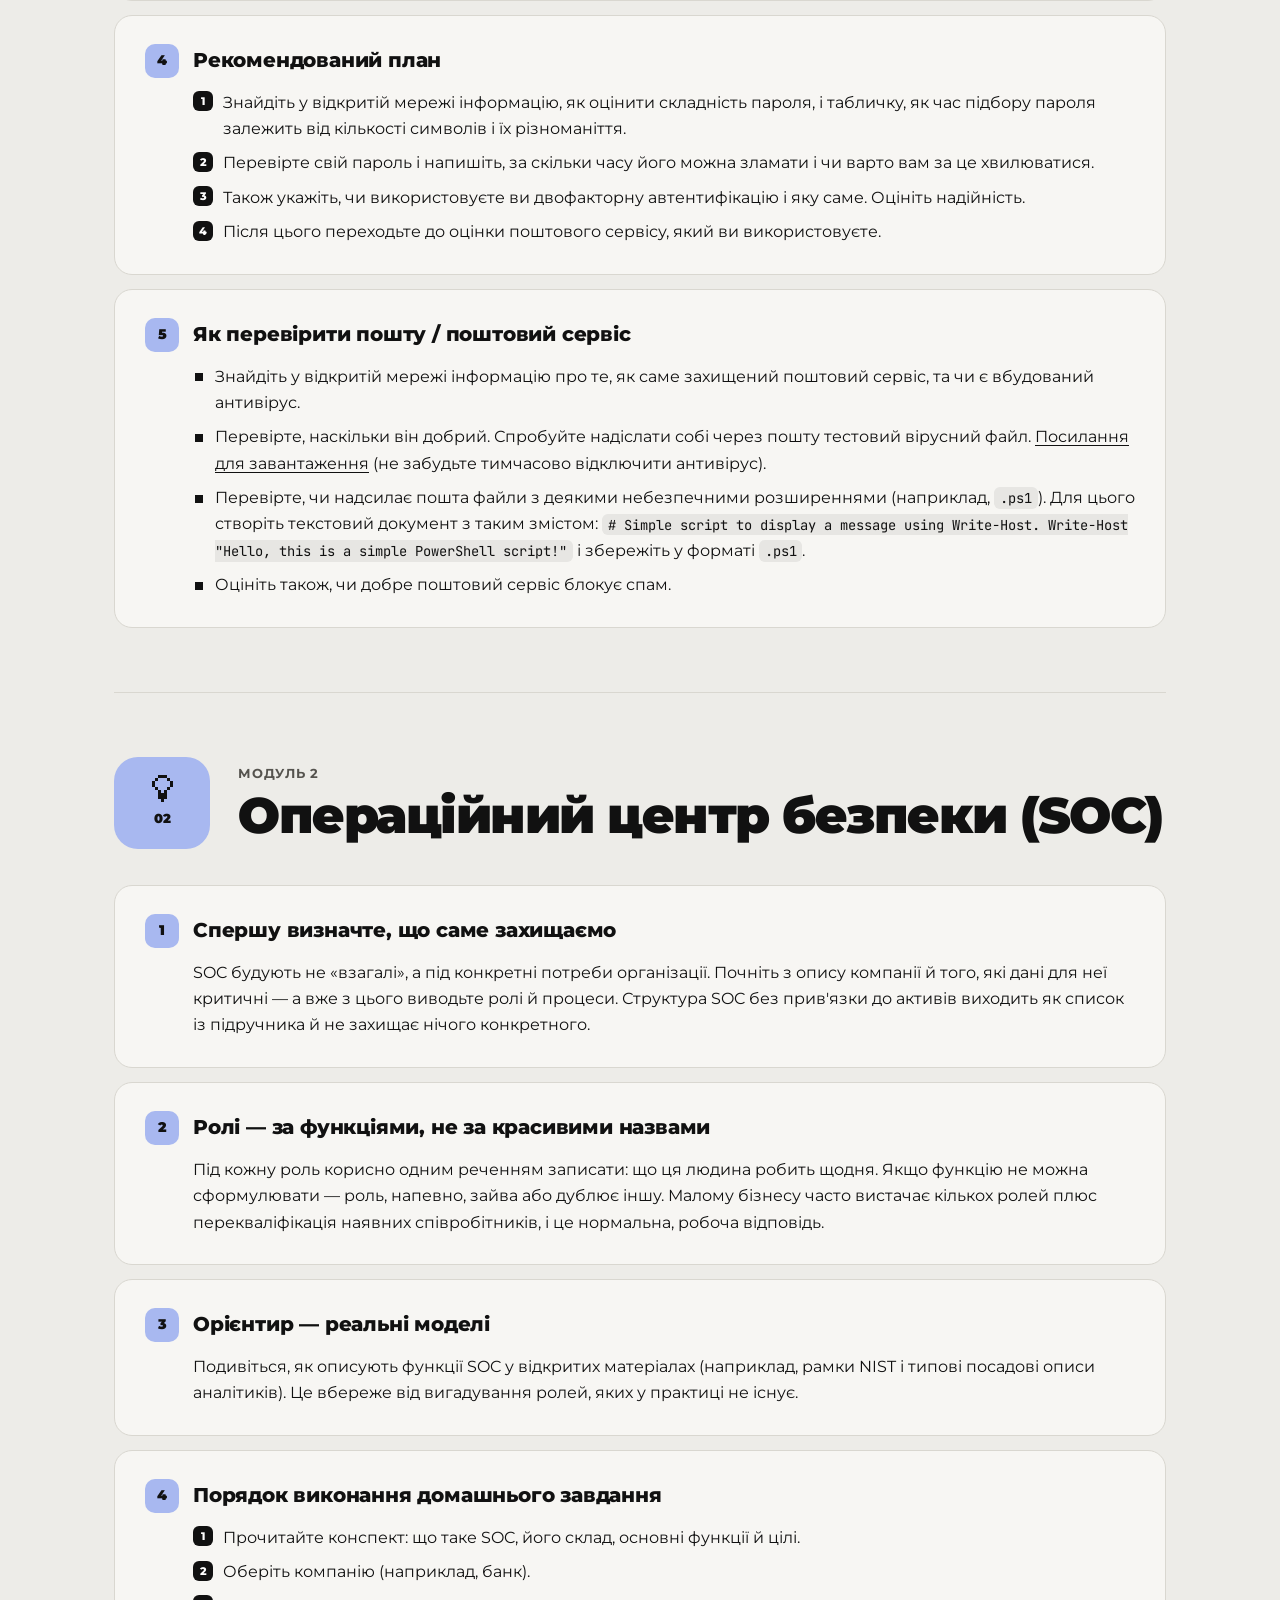
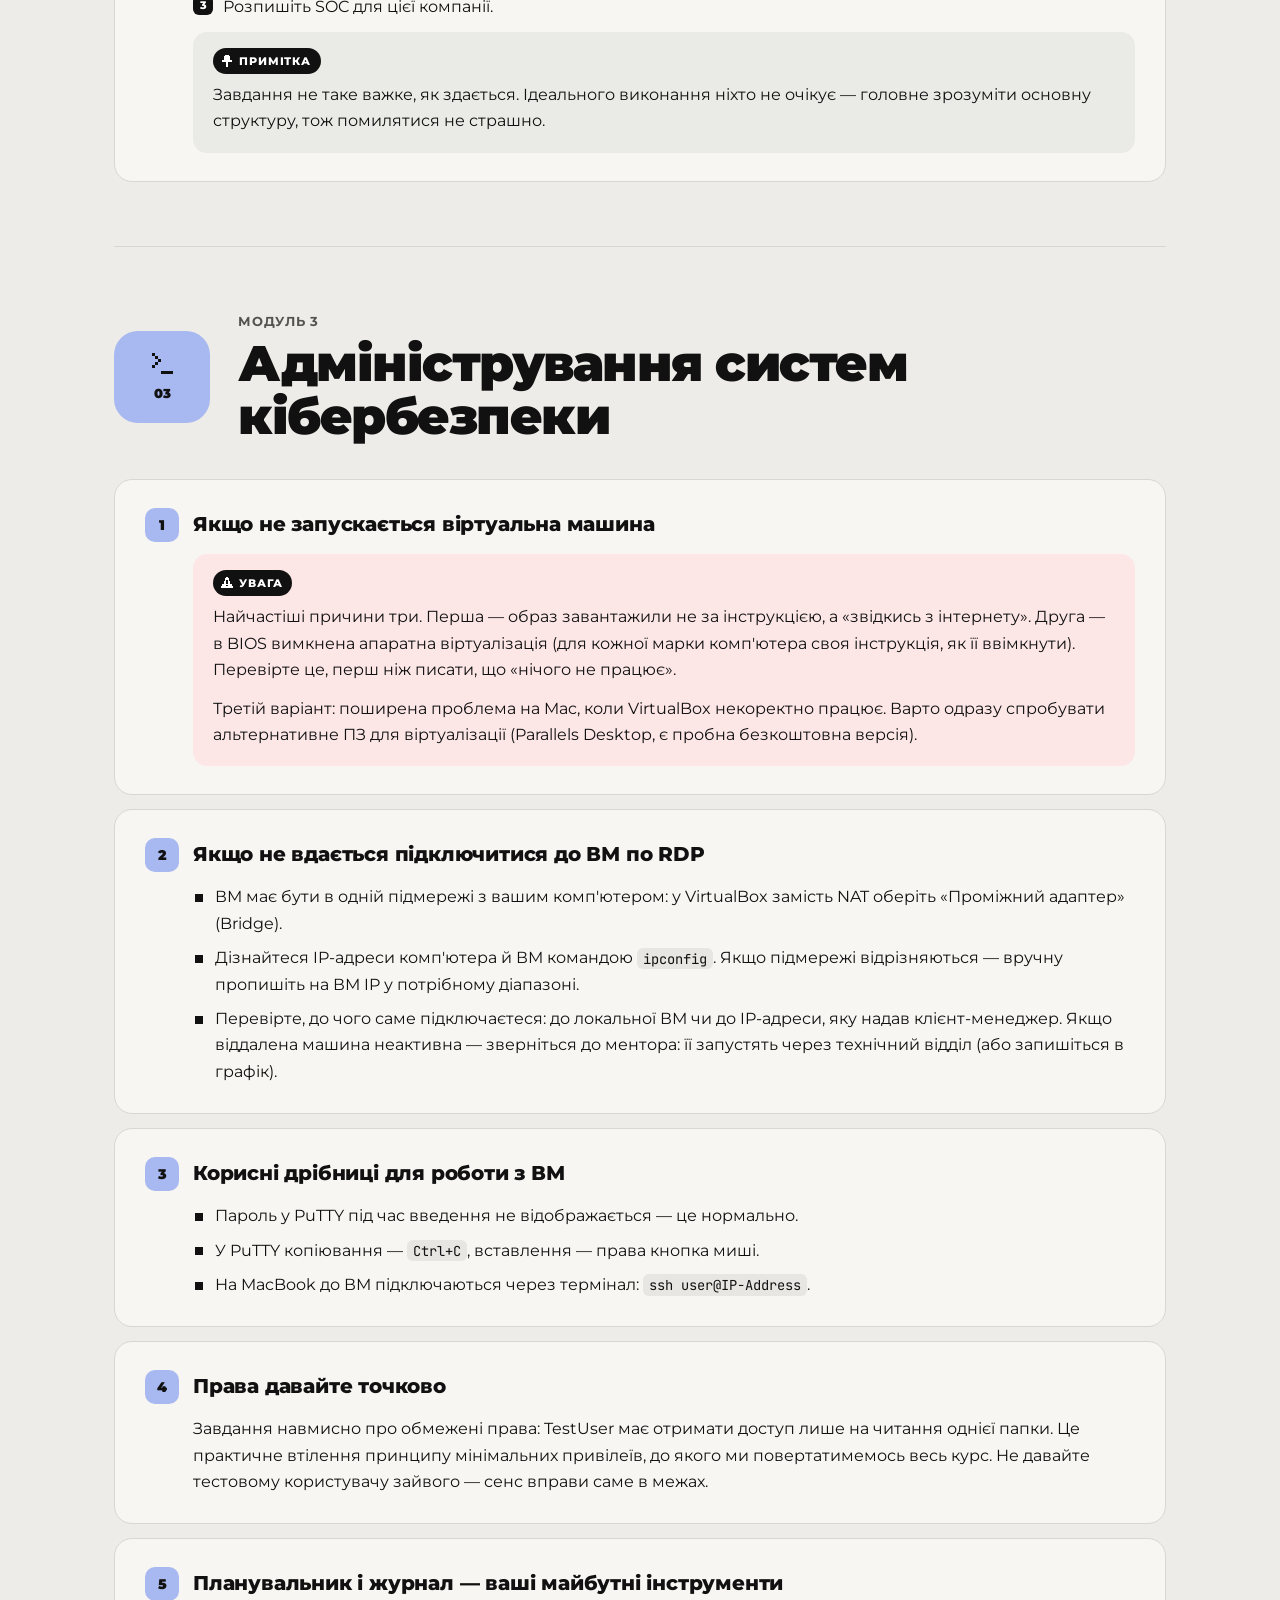
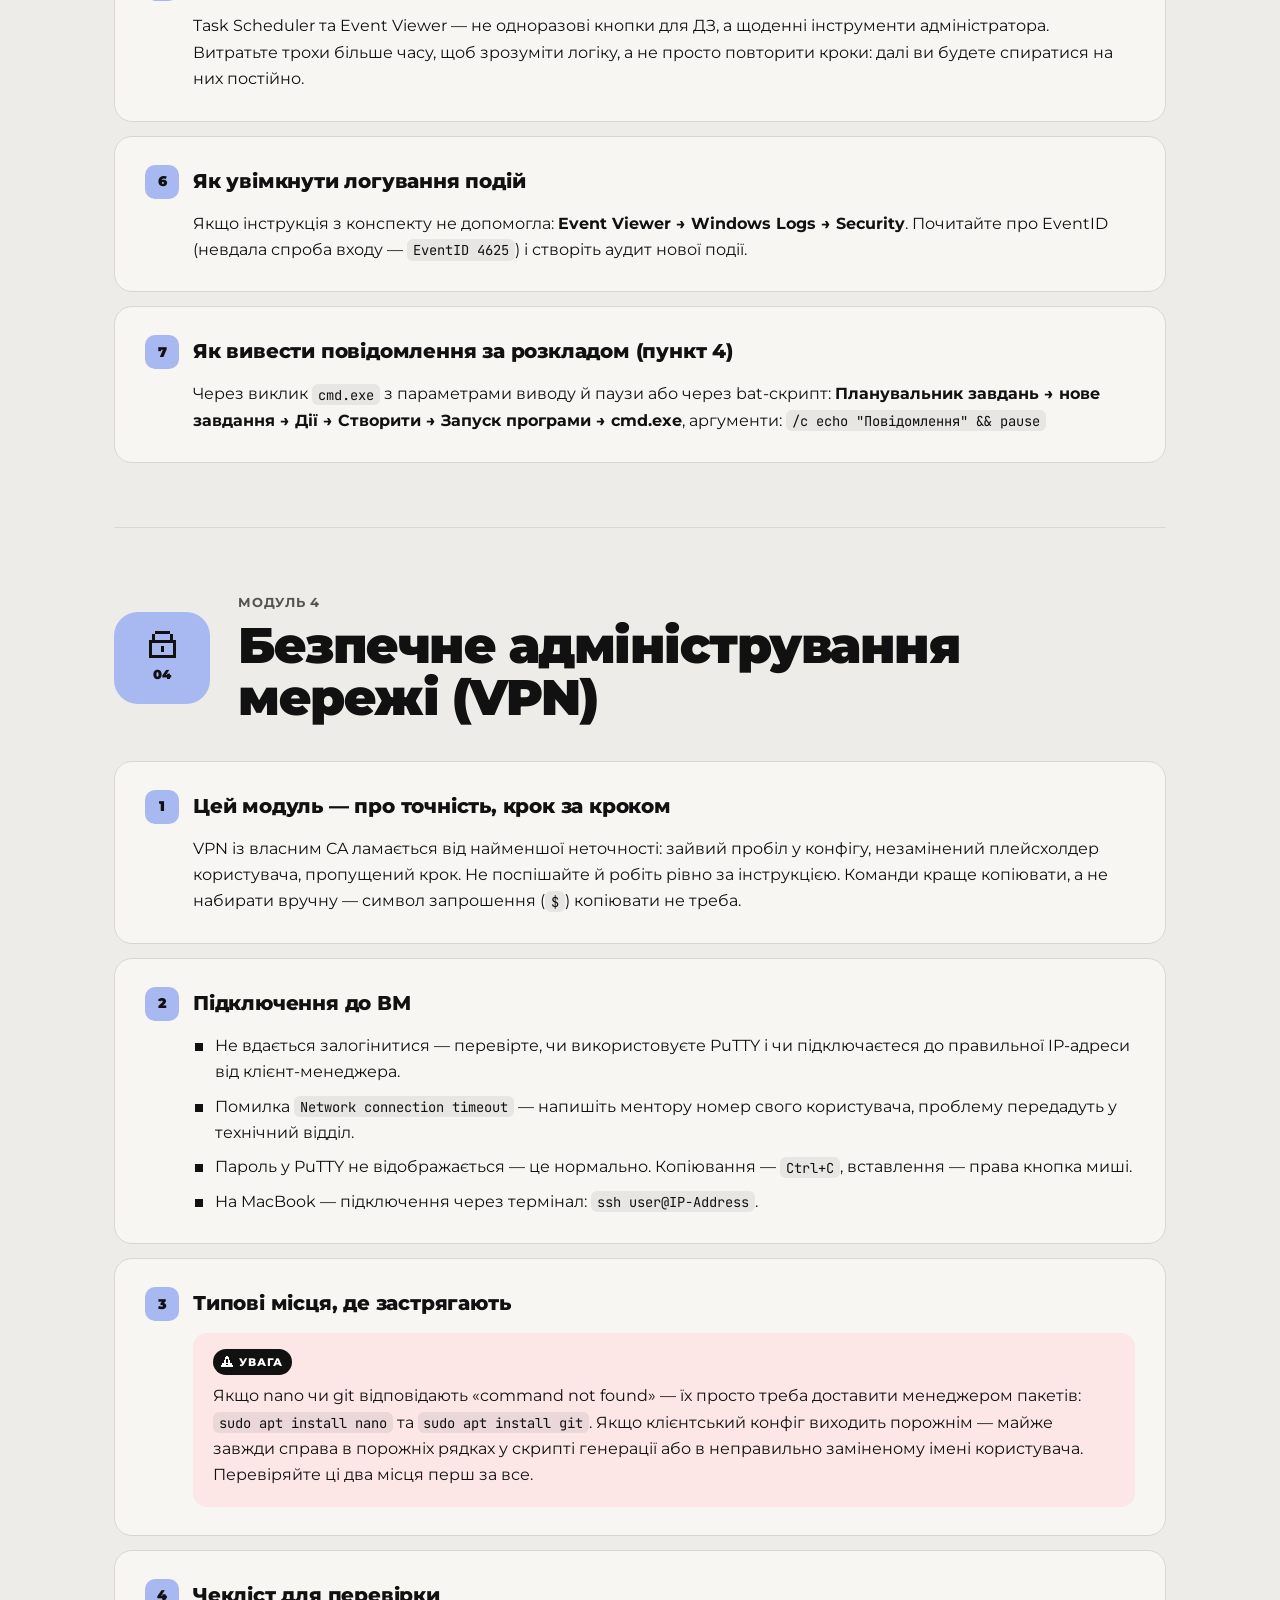
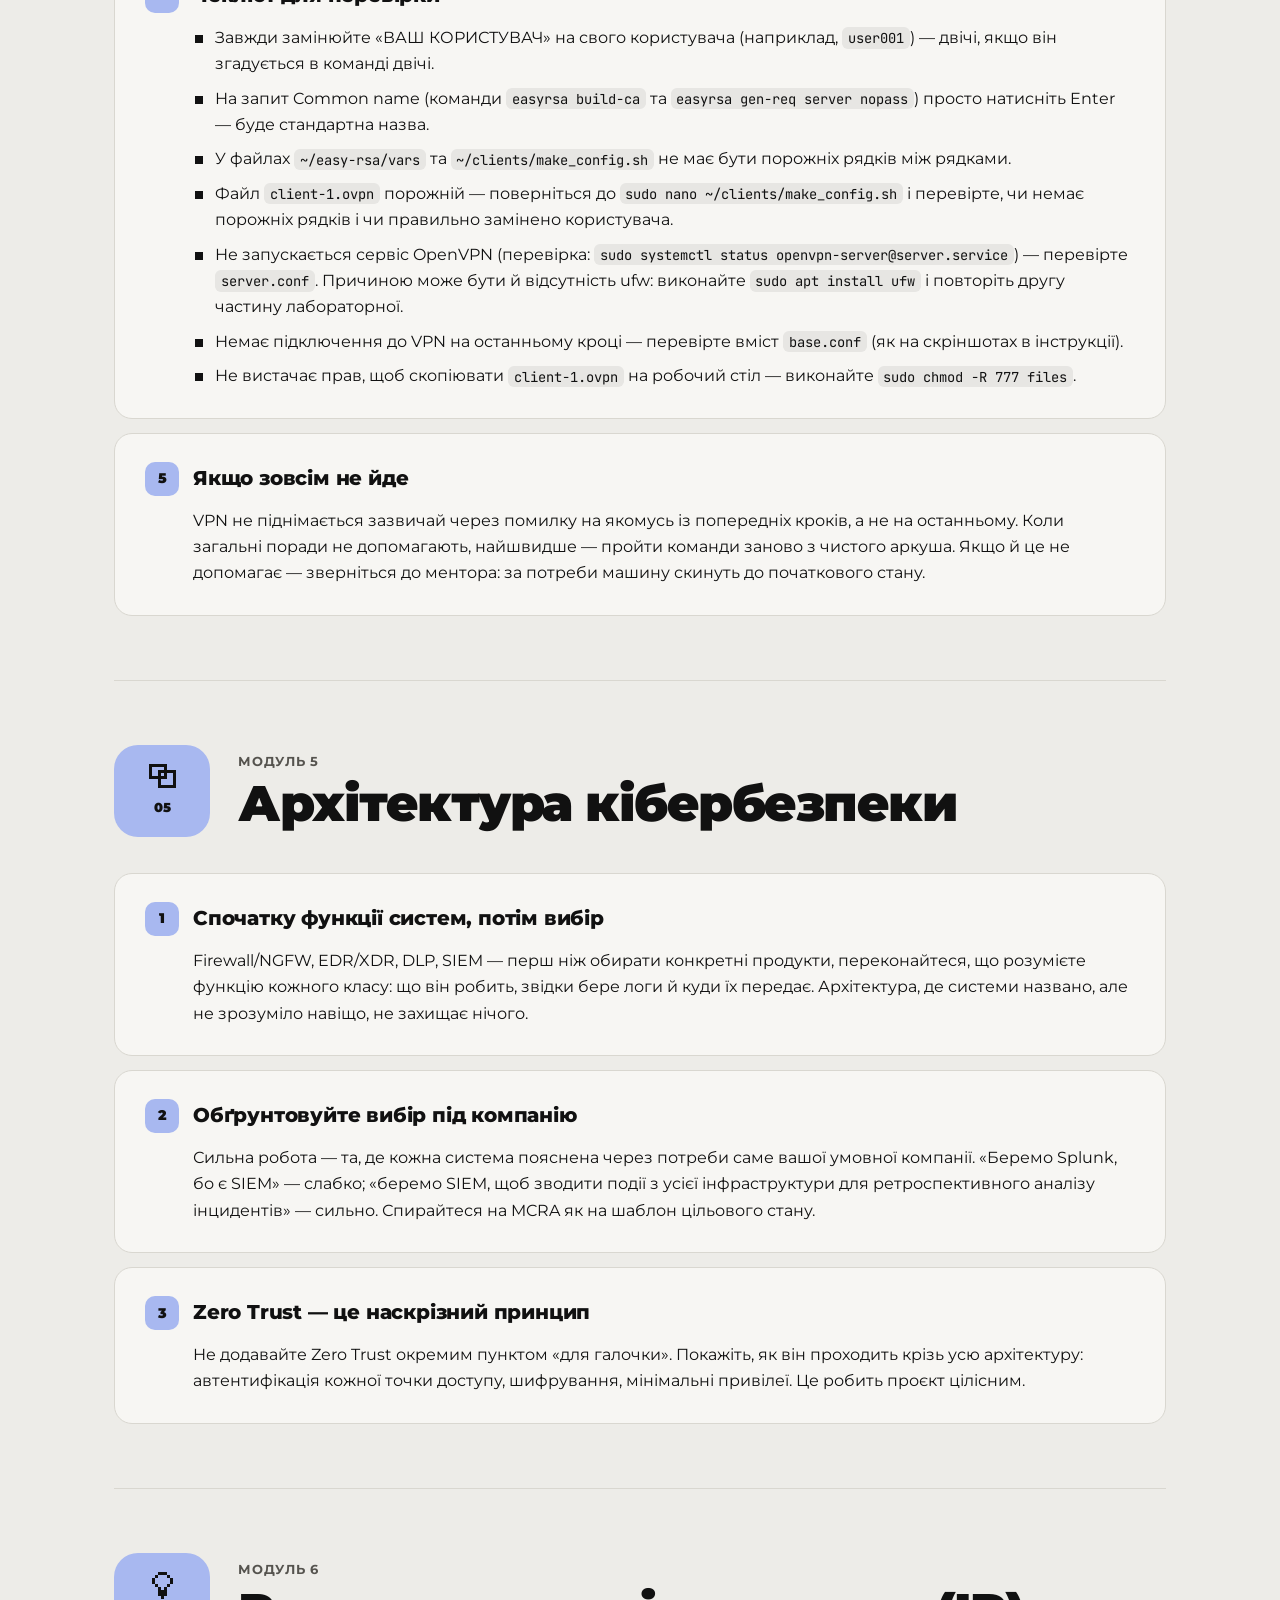
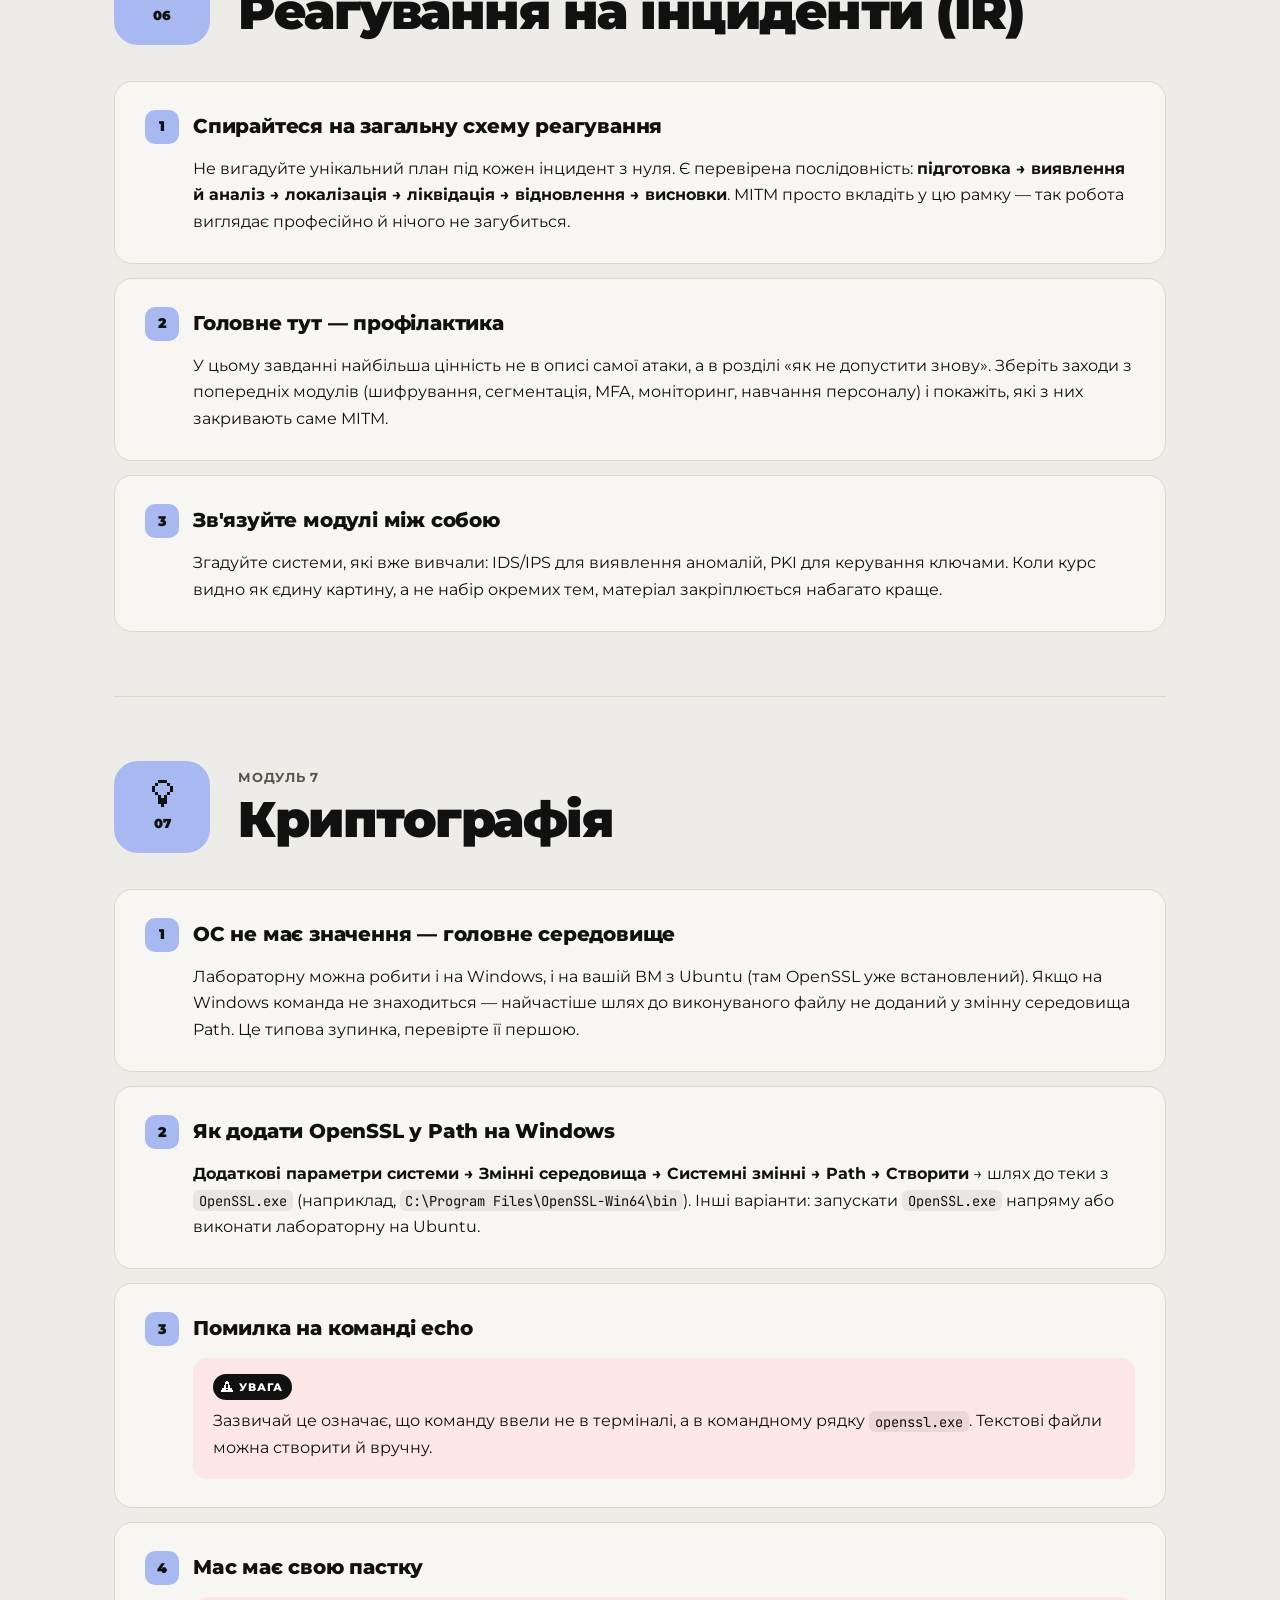
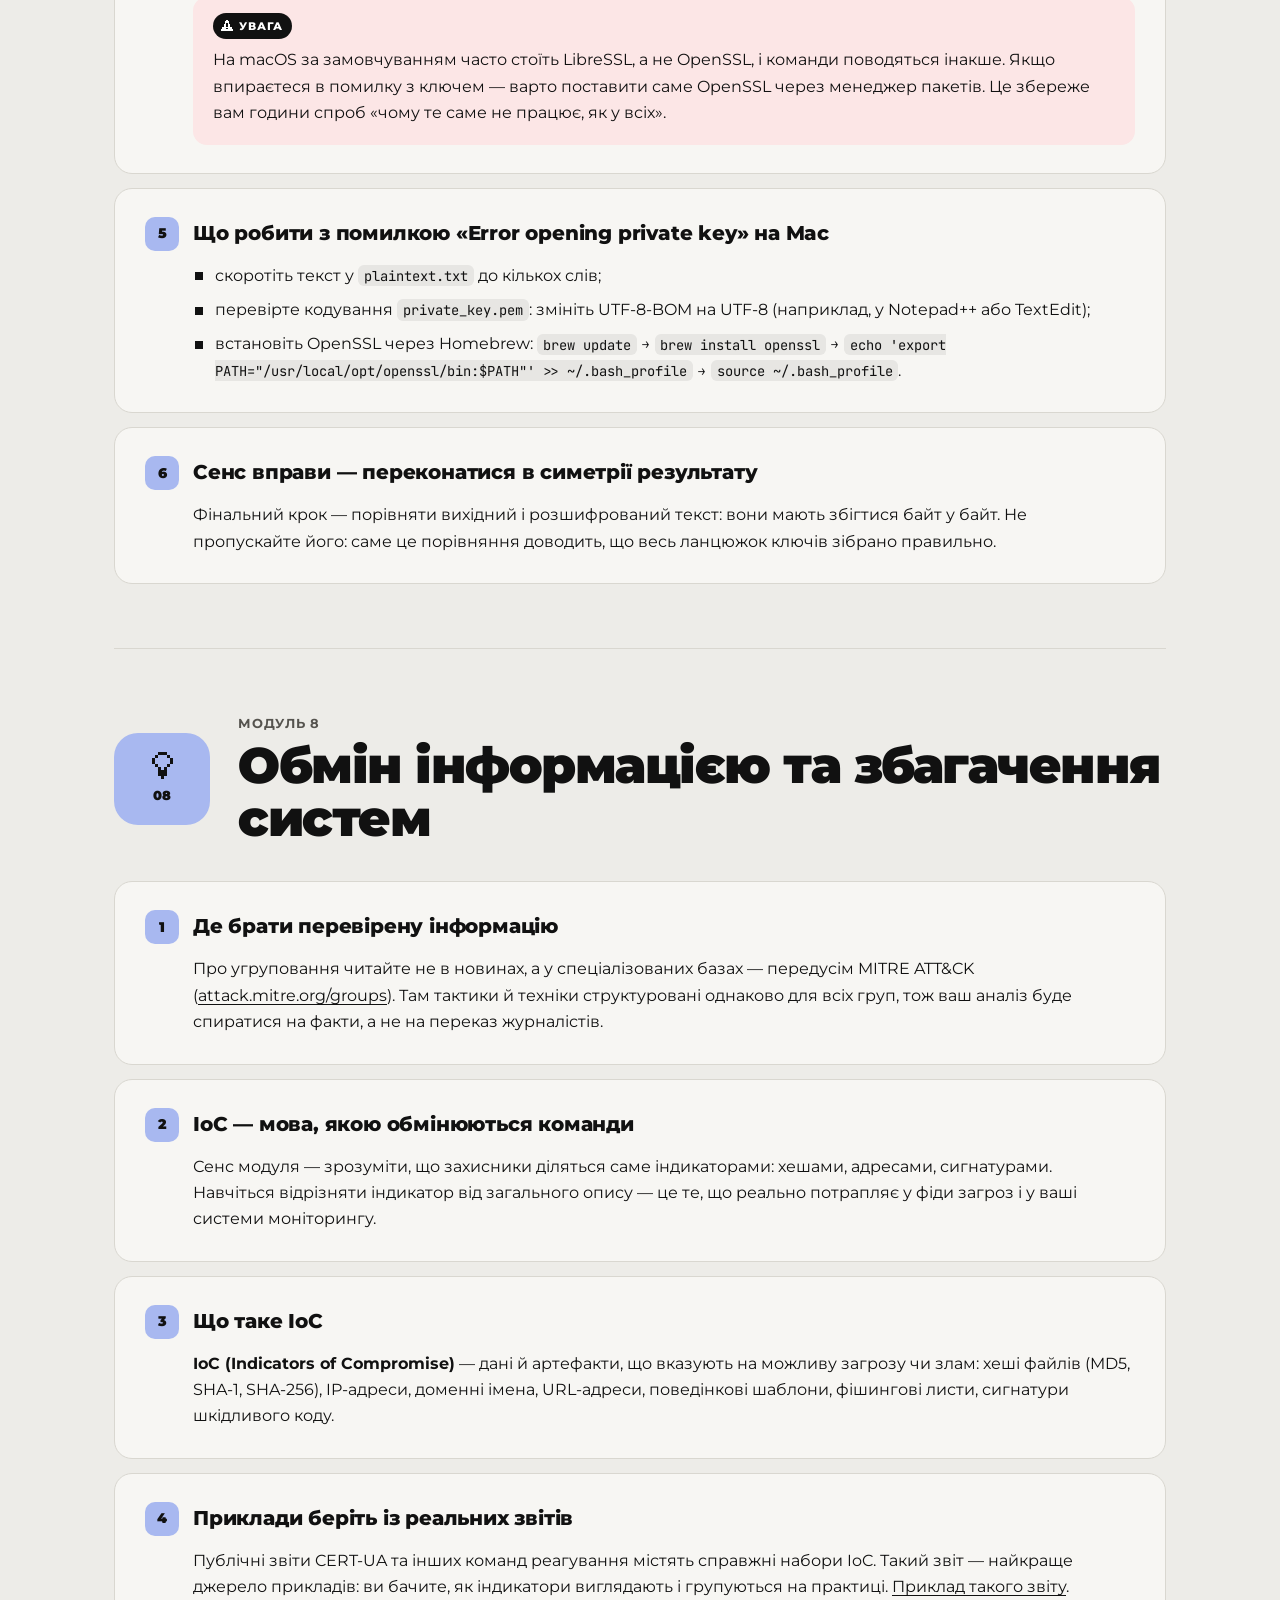
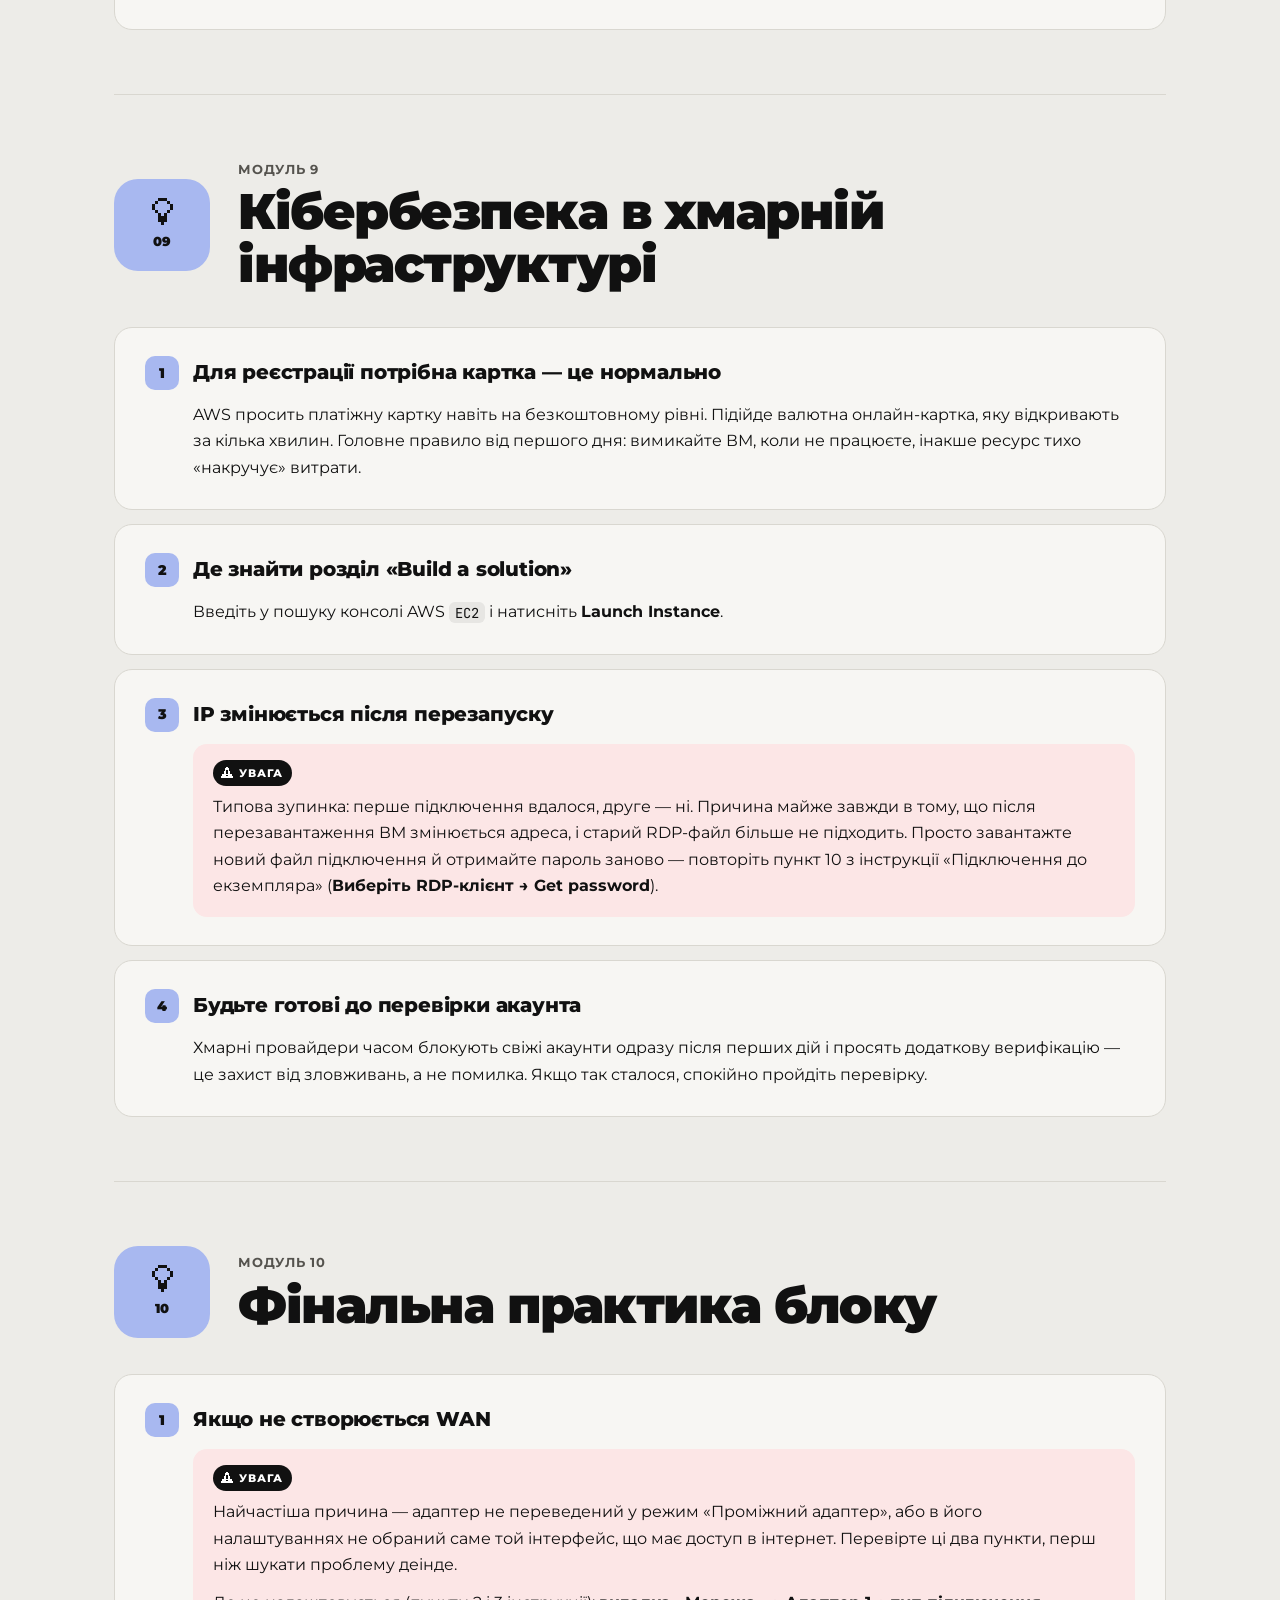
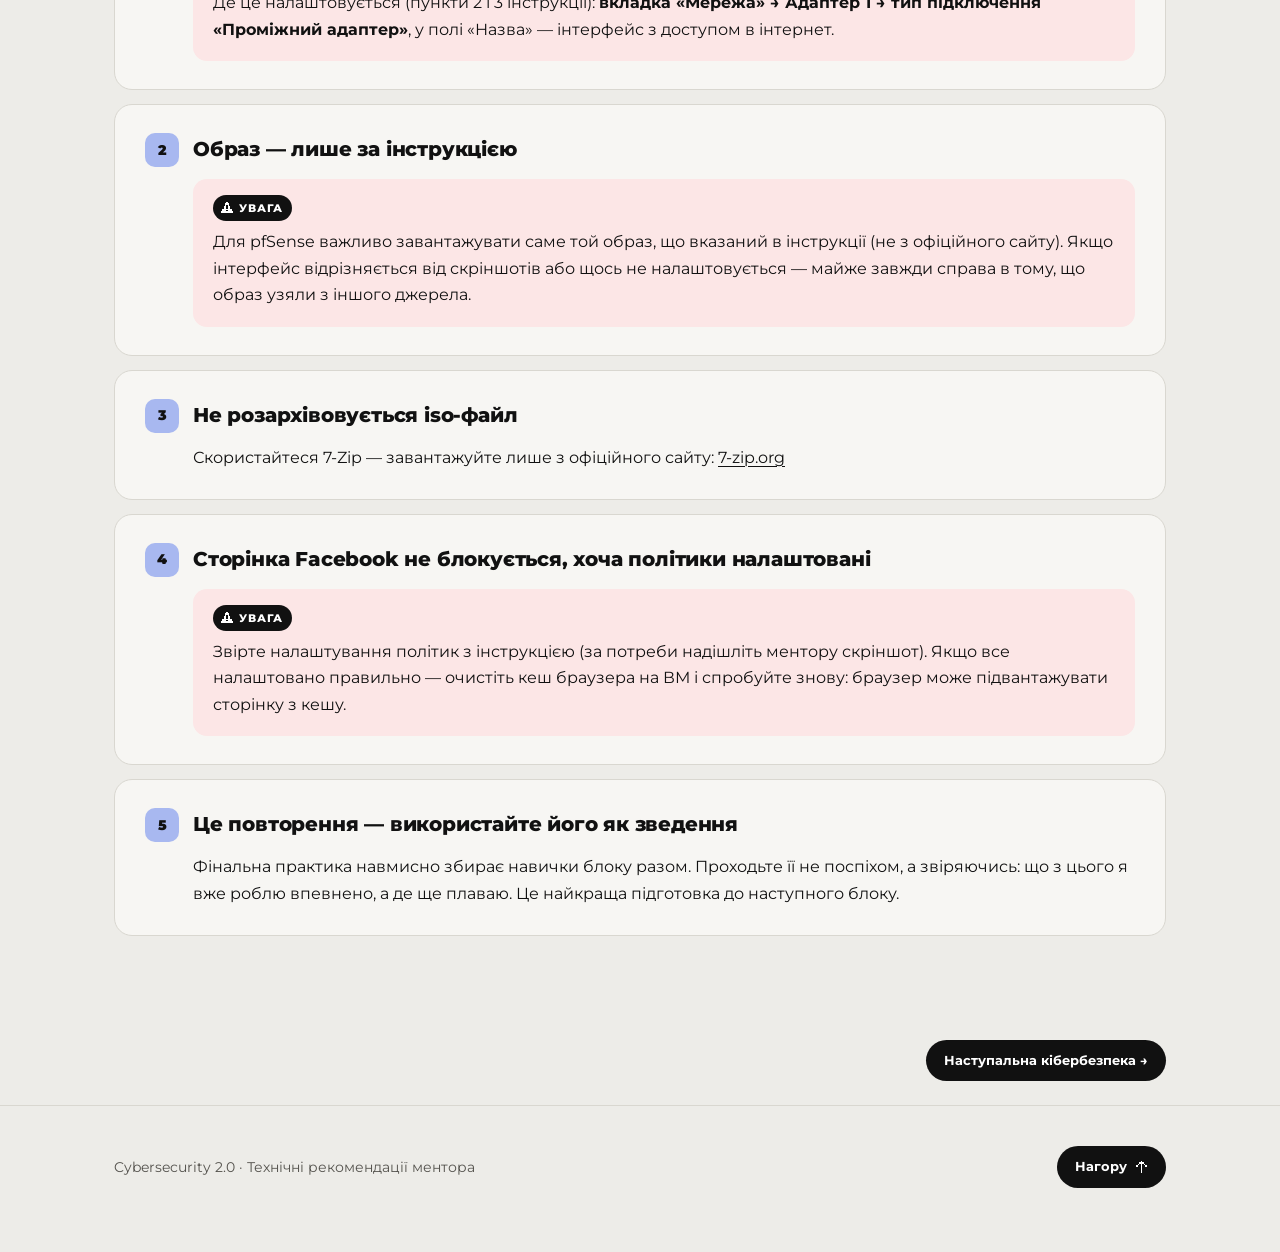
<file: site/cybersecurity-445aa1/index.html>
<!DOCTYPE html>
<html lang="uk">
<head>
  <meta charset="UTF-8" />
  <meta name="viewport" content="width=device-width, initial-scale=1.0" />
  <meta name="robots" content="noindex, nofollow" />
  <title>Cybersecurity 2.0 · Технічні рекомендації ментора</title>
  <link rel="preconnect" href="https://fonts.googleapis.com" />
  <link rel="preconnect" href="https://fonts.gstatic.com" crossorigin />
  <link href="https://fonts.googleapis.com/css2?family=Montserrat:wght@400;500;600;700;800;900&family=JetBrains+Mono:wght@400;500&display=swap" rel="stylesheet" />
  <link rel="stylesheet" href="../_shared/recs.css" />
</head>
<body>
<script>
const RECS = {
  course: 'Cybersecurity 2.0',
  subtitle: 'Практичні поради, типові зупинки та порядок виконання домашніх завдань для трьох блоків курсу — оборона, наступ і управління ризиками.',
  blocks: [
    {
      title: 'Оборонна кібербезпека',
      modules: [
        {
          title: 'Вступ до оборонної кібербезпеки',
          tips: [
            {
              title: 'Почніть з того, що у вас реально є',
              body: 'Аудит власної пошти — це не формальність, а перший реальний дотик до тріади CIA. Спершу корисно виписати для себе три стовпці — конфіденційність, цілісність, доступність — і під кожен чесно відповісти, що в вашому акаунті вже зроблено, а що ні. Так завдання перестає бути абстрактним.'
            },
            {
              title: '2FA — найдешевший спосіб підняти захист',
              body: 'Двоетапна перевірка закриває переважну більшість спроб зламу навіть тоді, коли пароль уже витік. Якщо в аудиті виявиться, що вона вимкнена — це головний висновок роботи, а не дрібниця. У висновках так і пишіть: що знайшли слабким і що з цим робити.'
            },
            {
              title: 'Пароль перевіряйте методом, а не на око',
              body: 'Є відкриті таблиці залежності часу перебору від довжини й набору символів. Спирайтеся на них, а не на відчуття «пароль ніби складний». Це привчає оцінювати захист цифрами — навичка, яка знадобиться в усіх наступних модулях.'
            },
            {
              title: 'Рекомендований план',
              body: [
                {
                  steps: [
                    'Знайдіть у відкритій мережі інформацію, як оцінити складність пароля, і табличку, як час підбору пароля залежить від кількості символів і їх різноманіття.',
                    'Перевірте свій пароль і напишіть, за скільки часу його можна зламати і чи варто вам за це хвилюватися.',
                    'Також укажіть, чи використовуєте ви двофакторну автентифікацію і яку саме. Оцініть надійність.',
                    'Після цього переходьте до оцінки поштового сервісу, який ви використовуєте.'
                  ]
                }
              ]
            },
            {
              title: 'Як перевірити пошту / поштовий сервіс',
              body: [
                {
                  list: [
                    'Знайдіть у відкритій мережі інформацію про те, як саме захищений поштовий сервіс, та чи є вбудований антивірус.',
                    'Перевірте, наскільки він добрий. Спробуйте надіслати собі через пошту тестовий вірусний файл. <a href="https://www.eicar.org/download-anti-malware-testfile/">Посилання для завантаження</a> (не забудьте тимчасово відключити антивірус).',
                    'Перевірте, чи надсилає пошта файли з деякими небезпечними розширеннями (наприклад, <code>.ps1</code>). Для цього створіть текстовий документ з таким змістом: <code># Simple script to display a message using Write-Host. Write-Host "Hello, this is a simple PowerShell script!"</code> і збережіть у форматі <code>.ps1</code>.',
                    'Оцініть також, чи добре поштовий сервіс блокує спам.'
                  ]
                }
              ]
            }
          ]
        },
        {
          title: 'Операційний центр безпеки (SOC)',
          tips: [
            {
              title: 'Спершу визначте, що саме захищаємо',
              body: 'SOC будують не «взагалі», а під конкретні потреби організації. Почніть з опису компанії й того, які дані для неї критичні — а вже з цього виводьте ролі й процеси. Структура SOC без прив\'язки до активів виходить як список із підручника й не захищає нічого конкретного.'
            },
            {
              title: 'Ролі — за функціями, не за красивими назвами',
              body: 'Під кожну роль корисно одним реченням записати: що ця людина робить щодня. Якщо функцію не можна сформулювати — роль, напевно, зайва або дублює іншу. Малому бізнесу часто вистачає кількох ролей плюс перекваліфікація наявних співробітників, і це нормальна, робоча відповідь.'
            },
            {
              title: 'Орієнтир — реальні моделі',
              body: 'Подивіться, як описують функції SOC у відкритих матеріалах (наприклад, рамки NIST і типові посадові описи аналітиків). Це вбереже від вигадування ролей, яких у практиці не існує.'
            },
            {
              title: 'Порядок виконання домашнього завдання',
              body: [
                {
                  steps: [
                    'Прочитайте конспект: що таке SOC, його склад, основні функції й цілі.',
                    'Оберіть компанію (наприклад, банк).',
                    'Розпишіть SOC для цієї компанії.'
                  ]
                },
                {
                  callout: 'note',
                  body: 'Завдання не таке важке, як здається. Ідеального виконання ніхто не очікує — головне зрозуміти основну структуру, тож помилятися не страшно.'
                }
              ]
            }
          ]
        },
        {
          title: 'Адміністрування систем кібербезпеки',
          icon: 'terminal',
          tips: [
            {
              title: 'Якщо не запускається віртуальна машина',
              body: [
                {
                  callout: 'warn',
                  body: [
                    'Найчастіші причини три. Перша — образ завантажили не за інструкцією, а «звідкись з інтернету». Друга — в BIOS вимкнена апаратна віртуалізація (для кожної марки комп\'ютера своя інструкція, як її ввімкнути). Перевірте це, перш ніж писати, що «нічого не працює».',
                    'Третій варіант: поширена проблема на Mac, коли VirtualBox некоректно працює. Варто одразу спробувати альтернативне ПЗ для віртуалізації (Parallels Desktop, є пробна безкоштовна версія).'
                  ]
                }
              ]
            },
            {
              title: 'Якщо не вдається підключитися до ВМ по RDP',
              body: [
                {
                  list: [
                    'ВМ має бути в одній підмережі з вашим комп\'ютером: у VirtualBox замість NAT оберіть «Проміжний адаптер» (Bridge).',
                    'Дізнайтеся IP-адреси комп\'ютера й ВМ командою <code>ipconfig</code>. Якщо підмережі відрізняються — вручну пропишіть на ВМ IP у потрібному діапазоні.',
                    'Перевірте, до чого саме підключаєтеся: до локальної ВМ чи до IP-адреси, яку надав клієнт-менеджер. Якщо віддалена машина неактивна — зверніться до ментора: її запустять через технічний відділ (або запишіться в графік).'
                  ]
                }
              ]
            },
            {
              title: 'Корисні дрібниці для роботи з ВМ',
              body: [
                {
                  list: [
                    'Пароль у PuTTY під час введення не відображається — це нормально.',
                    'У PuTTY копіювання — <code>Ctrl+C</code>, вставлення — права кнопка миші.',
                    'На MacBook до ВМ підключаються через термінал: <code>ssh user@IP-Address</code>.'
                  ]
                }
              ]
            },
            {
              title: 'Права давайте точково',
              body: 'Завдання навмисно про обмежені права: TestUser має отримати доступ лише на читання однієї папки. Це практичне втілення принципу мінімальних привілеїв, до якого ми повертатимемось весь курс. Не давайте тестовому користувачу зайвого — сенс вправи саме в межах.'
            },
            {
              title: 'Планувальник і журнал — ваші майбутні інструменти',
              body: 'Task Scheduler та Event Viewer — не одноразові кнопки для ДЗ, а щоденні інструменти адміністратора. Витратьте трохи більше часу, щоб зрозуміти логіку, а не просто повторити кроки: далі ви будете спиратися на них постійно.'
            },
            {
              title: 'Як увімкнути логування подій',
              body: 'Якщо інструкція з конспекту не допомогла: <b>Event Viewer → Windows Logs → Security</b>. Почитайте про EventID (невдала спроба входу — <code>EventID 4625</code>) і створіть аудит нової події.'
            },
            {
              title: 'Як вивести повідомлення за розкладом (пункт 4)',
              body: 'Через виклик <code>cmd.exe</code> з параметрами виводу й паузи або через bat-скрипт: <b>Планувальник завдань → нове завдання → Дії → Створити → Запуск програми → cmd.exe</b>, аргументи: <code>/c echo "Повідомлення" &amp;&amp; pause</code>'
            }
          ]
        },
        {
          title: 'Безпечне адміністрування мережі (VPN)',
          icon: 'lock',
          tips: [
            {
              title: 'Цей модуль — про точність, крок за кроком',
              body: 'VPN із власним CA ламається від найменшої неточності: зайвий пробіл у конфігу, незамінений плейсхолдер користувача, пропущений крок. Не поспішайте й робіть рівно за інструкцією. Команди краще копіювати, а не набирати вручну — символ запрошення (<code>$</code>) копіювати не треба.'
            },
            {
              title: 'Підключення до ВМ',
              body: [
                {
                  list: [
                    'Не вдається залогінитися — перевірте, чи використовуєте PuTTY і чи підключаєтеся до правильної IP-адреси від клієнт-менеджера.',
                    'Помилка <code>Network connection timeout</code> — напишіть ментору номер свого користувача, проблему передадуть у технічний відділ.',
                    'Пароль у PuTTY не відображається — це нормально. Копіювання — <code>Ctrl+C</code>, вставлення — права кнопка миші.',
                    'На MacBook — підключення через термінал: <code>ssh user@IP-Address</code>.'
                  ]
                }
              ]
            },
            {
              title: 'Типові місця, де застрягають',
              body: [
                {
                  callout: 'warn',
                  body: 'Якщо nano чи git відповідають «command not found» — їх просто треба доставити менеджером пакетів: <code>sudo apt install nano</code> та <code>sudo apt install git</code>. Якщо клієнтський конфіг виходить порожнім — майже завжди справа в порожніх рядках у скрипті генерації або в неправильно заміненому імені користувача. Перевіряйте ці два місця перш за все.'
                }
              ]
            },
            {
              title: 'Чекліст для перевірки',
              body: [
                {
                  list: [
                    'Завжди замінюйте «ВАШ КОРИСТУВАЧ» на свого користувача (наприклад, <code>user001</code>) — двічі, якщо він згадується в команді двічі.',
                    'На запит Common name (команди <code>easyrsa build-ca</code> та <code>easyrsa gen-req server nopass</code>) просто натисніть Enter — буде стандартна назва.',
                    'У файлах <code>~/easy-rsa/vars</code> та <code>~/clients/make_config.sh</code> не має бути порожніх рядків між рядками.',
                    'Файл <code>client-1.ovpn</code> порожній — поверніться до <code>sudo nano ~/clients/make_config.sh</code> і перевірте, чи немає порожніх рядків і чи правильно замінено користувача.',
                    'Не запускається сервіс OpenVPN (перевірка: <code>sudo systemctl status openvpn-server@server.service</code>) — перевірте <code>server.conf</code>. Причиною може бути й відсутність ufw: виконайте <code>sudo apt install ufw</code> і повторіть другу частину лабораторної.',
                    'Немає підключення до VPN на останньому кроці — перевірте вміст <code>base.conf</code> (як на скріншотах в інструкції).',
                    'Не вистачає прав, щоб скопіювати <code>client-1.ovpn</code> на робочий стіл — виконайте <code>sudo chmod -R 777 files</code>.'
                  ]
                }
              ]
            },
            {
              title: 'Якщо зовсім не йде',
              body: 'VPN не піднімається зазвичай через помилку на якомусь із попередніх кроків, а не на останньому. Коли загальні поради не допомагають, найшвидше — пройти команди заново з чистого аркуша. Якщо й це не допомагає — зверніться до ментора: за потреби машину скинуть до початкового стану.'
            }
          ]
        },
        {
          title: 'Архітектура кібербезпеки',
          icon: 'layers',
          tips: [
            {
              title: 'Спочатку функції систем, потім вибір',
              body: 'Firewall/NGFW, EDR/XDR, DLP, SIEM — перш ніж обирати конкретні продукти, переконайтеся, що розумієте функцію кожного класу: що він робить, звідки бере логи й куди їх передає. Архітектура, де системи названо, але не зрозуміло навіщо, не захищає нічого.'
            },
            {
              title: 'Обґрунтовуйте вибір під компанію',
              body: 'Сильна робота — та, де кожна система пояснена через потреби саме вашої умовної компанії. «Беремо Splunk, бо є SIEM» — слабко; «беремо SIEM, щоб зводити події з усієї інфраструктури для ретроспективного аналізу інцидентів» — сильно. Спирайтеся на MCRA як на шаблон цільового стану.'
            },
            {
              title: 'Zero Trust — це наскрізний принцип',
              body: 'Не додавайте Zero Trust окремим пунктом «для галочки». Покажіть, як він проходить крізь усю архітектуру: автентифікація кожної точки доступу, шифрування, мінімальні привілеї. Це робить проєкт цілісним.'
            }
          ]
        },
        {
          title: 'Реагування на інциденти (IR)',
          tips: [
            {
              title: 'Спирайтеся на загальну схему реагування',
              body: 'Не вигадуйте унікальний план під кожен інцидент з нуля. Є перевірена послідовність: <b>підготовка → виявлення й аналіз → локалізація → ліквідація → відновлення → висновки</b>. MITM просто вкладіть у цю рамку — так робота виглядає професійно й нічого не загубиться.'
            },
            {
              title: 'Головне тут — профілактика',
              body: 'У цьому завданні найбільша цінність не в описі самої атаки, а в розділі «як не допустити знову». Зберіть заходи з попередніх модулів (шифрування, сегментація, MFA, моніторинг, навчання персоналу) і покажіть, які з них закривають саме MITM.'
            },
            {
              title: 'Зв\'язуйте модулі між собою',
              body: 'Згадуйте системи, які вже вивчали: IDS/IPS для виявлення аномалій, PKI для керування ключами. Коли курс видно як єдину картину, а не набір окремих тем, матеріал закріплюється набагато краще.'
            }
          ]
        },
        {
          title: 'Криптографія',
          tips: [
            {
              title: 'ОС не має значення — головне середовище',
              body: 'Лабораторну можна робити і на Windows, і на вашій ВМ з Ubuntu (там OpenSSL уже встановлений). Якщо на Windows команда не знаходиться — найчастіше шлях до виконуваного файлу не доданий у змінну середовища Path. Це типова зупинка, перевірте її першою.'
            },
            {
              title: 'Як додати OpenSSL у Path на Windows',
              body: '<b>Додаткові параметри системи → Змінні середовища → Системні змінні → Path → Створити</b> → шлях до теки з <code>OpenSSL.exe</code> (наприклад, <code>C:\\Program Files\\OpenSSL-Win64\\bin</code>). Інші варіанти: запускати <code>OpenSSL.exe</code> напряму або виконати лабораторну на Ubuntu.'
            },
            {
              title: 'Помилка на команді echo',
              body: [
                {
                  callout: 'warn',
                  body: 'Зазвичай це означає, що команду ввели не в терміналі, а в командному рядку <code>openssl.exe</code>. Текстові файли можна створити й вручну.'
                }
              ]
            },
            {
              title: 'Mac має свою пастку',
              body: [
                {
                  callout: 'warn',
                  body: 'На macOS за замовчуванням часто стоїть LibreSSL, а не OpenSSL, і команди поводяться інакше. Якщо впираєтеся в помилку з ключем — варто поставити саме OpenSSL через менеджер пакетів. Це збереже вам години спроб «чому те саме не працює, як у всіх».'
                }
              ]
            },
            {
              title: 'Що робити з помилкою «Error opening private key» на Mac',
              body: [
                {
                  list: [
                    'скоротіть текст у <code>plaintext.txt</code> до кількох слів;',
                    'перевірте кодування <code>private_key.pem</code>: змініть UTF-8-BOM на UTF-8 (наприклад, у Notepad++ або TextEdit);',
                    'встановіть OpenSSL через Homebrew: <code>brew update</code> → <code>brew install openssl</code> → <code>echo \'export PATH="/usr/local/opt/openssl/bin:$PATH"\' &gt;&gt; ~/.bash_profile</code> → <code>source ~/.bash_profile</code>.'
                  ]
                }
              ]
            },
            {
              title: 'Сенс вправи — переконатися в симетрії результату',
              body: 'Фінальний крок — порівняти вихідний і розшифрований текст: вони мають збігтися байт у байт. Не пропускайте його: саме це порівняння доводить, що весь ланцюжок ключів зібрано правильно.'
            }
          ]
        },
        {
          title: 'Обмін інформацією та збагачення систем',
          tips: [
            {
              title: 'Де брати перевірену інформацію',
              body: 'Про угруповання читайте не в новинах, а у спеціалізованих базах — передусім MITRE ATT&amp;CK (<a href="https://attack.mitre.org/groups">attack.mitre.org/groups</a>). Там тактики й техніки структуровані однаково для всіх груп, тож ваш аналіз буде спиратися на факти, а не на переказ журналістів.'
            },
            {
              title: 'IoC — мова, якою обмінюються команди',
              body: 'Сенс модуля — зрозуміти, що захисники діляться саме індикаторами: хешами, адресами, сигнатурами. Навчіться відрізняти індикатор від загального опису — це те, що реально потрапляє у фіди загроз і у ваші системи моніторингу.'
            },
            {
              title: 'Що таке IoC',
              body: '<b>IoC (Indicators of Compromise)</b> — дані й артефакти, що вказують на можливу загрозу чи злам: хеші файлів (MD5, SHA-1, SHA-256), IP-адреси, доменні імена, URL-адреси, поведінкові шаблони, фішингові листи, сигнатури шкідливого коду.'
            },
            {
              title: 'Приклади беріть із реальних звітів',
              body: 'Публічні звіти CERT-UA та інших команд реагування містять справжні набори IoC. Такий звіт — найкраще джерело прикладів: ви бачите, як індикатори виглядають і групуються на практиці. <a href="https://cert.gov.ua/article/6280422">Приклад такого звіту</a>.'
            }
          ]
        },
        {
          title: 'Кібербезпека в хмарній інфраструктурі',
          tips: [
            {
              title: 'Для реєстрації потрібна картка — це нормально',
              body: 'AWS просить платіжну картку навіть на безкоштовному рівні. Підійде валютна онлайн-картка, яку відкривають за кілька хвилин. Головне правило від першого дня: вимикайте ВМ, коли не працюєте, інакше ресурс тихо «накручує» витрати.'
            },
            {
              title: 'Де знайти розділ «Build a solution»',
              body: 'Введіть у пошуку консолі AWS <code>EC2</code> і натисніть <b>Launch Instance</b>.'
            },
            {
              title: 'IP змінюється після перезапуску',
              body: [
                {
                  callout: 'warn',
                  body: 'Типова зупинка: перше підключення вдалося, друге — ні. Причина майже завжди в тому, що після перезавантаження ВМ змінюється адреса, і старий RDP-файл більше не підходить. Просто завантажте новий файл підключення й отримайте пароль заново — повторіть пункт 10 з інструкції «Підключення до екземпляра» (<b>Виберіть RDP-клієнт → Get password</b>).'
                }
              ]
            },
            {
              title: 'Будьте готові до перевірки акаунта',
              body: 'Хмарні провайдери часом блокують свіжі акаунти одразу після перших дій і просять додаткову верифікацію — це захист від зловживань, а не помилка. Якщо так сталося, спокійно пройдіть перевірку.'
            }
          ]
        },
        {
          title: 'Фінальна практика блоку',
          tips: [
            {
              title: 'Якщо не створюється WAN',
              body: [
                {
                  callout: 'warn',
                  body: [
                    'Найчастіша причина — адаптер не переведений у режим «Проміжний адаптер», або в його налаштуваннях не обраний саме той інтерфейс, що має доступ в інтернет. Перевірте ці два пункти, перш ніж шукати проблему деінде.',
                    'Де це налаштовується (пункти 2 і 3 інструкції): <b>вкладка «Мережа» → Адаптер 1 → тип підключення «Проміжний адаптер»</b>, у полі «Назва» — інтерфейс з доступом в інтернет.'
                  ]
                }
              ]
            },
            {
              title: 'Образ — лише за інструкцією',
              body: [
                {
                  callout: 'warn',
                  body: 'Для pfSense важливо завантажувати саме той образ, що вказаний в інструкції (не з офіційного сайту). Якщо інтерфейс відрізняється від скріншотів або щось не налаштовується — майже завжди справа в тому, що образ узяли з іншого джерела.'
                }
              ]
            },
            {
              title: 'Не розархівовується iso-файл',
              body: 'Скористайтеся 7-Zip — завантажуйте лише з офіційного сайту: <a href="https://www.7-zip.org/">7-zip.org</a>'
            },
            {
              title: 'Сторінка Facebook не блокується, хоча політики налаштовані',
              body: [
                {
                  callout: 'warn',
                  body: 'Звірте налаштування політик з інструкцією (за потреби надішліть ментору скріншот). Якщо все налаштовано правильно — очистіть кеш браузера на ВМ і спробуйте знову: браузер може підвантажувати сторінку з кешу.'
                }
              ]
            },
            {
              title: 'Це повторення — використайте його як зведення',
              body: 'Фінальна практика навмисно збирає навички блоку разом. Проходьте її не поспіхом, а звіряючись: що з цього я вже роблю впевнено, а де ще плаваю. Це найкраща підготовка до наступного блоку.'
            }
          ]
        }
      ]
    },
    {
      title: 'Наступальна кібербезпека',
      modules: [
        {
          title: 'Вступ до наступальної кібербезпеки',
          icon: 'target',
          tips: [
            {
              title: 'Головне в завданні — не опис, а захист',
              body: 'Описати три угруповання й їхні техніки — лише половина. Цінність роботи в тому, які заходи захисту ви з цього виведете. Прив\'язуйте захист до техніки: якщо група живе фішингом — захист корпоративної пошти, заборона сторонніх поштових сервісів й тренінги; якщо експлойтами — регулярні сканування й оновлення.'
            },
            {
              title: 'Порядок виконання',
              body: [
                {
                  steps: [
                    'Знайдіть інформацію про угруповання на <a href="https://attack.mitre.org/groups">attack.mitre.org/groups</a>.',
                    'Оберіть 3 угруповання й опишіть для кожного по 3 основні техніки.',
                    'Перегляньте звіти про найвідоміші атаки цих груп і визначте напрямок атак і методологію.',
                    'Розробіть заходи захисту — достатньо основних.'
                  ]
                }
              ]
            },
            {
              title: 'Працюйте від фактів, а не вражень',
              body: 'Беріть техніки зі звітів про реальні атаки через MITRE ATT&amp;CK, а не «за пам\'яттю». Так ви звикаєте спиратися на перевірені джерела — звичка, без якої в цій професії нікуди.'
            },
            {
              title: 'Рамка «уявна компанія» допомагає зосередитися',
              body: 'Уявіть, що керівництво назвало три групи, які загрожують саме вашій компанії. Тоді аналіз стає прикладним: ви не переписуєте вікіпедію, а відповідаєте на питання «що нам з цим робити».'
            }
          ]
        },
        {
          title: 'Соціальна інженерія',
          tips: [
            {
              title: 'Навіщо це вчать захисники',
              body: 'Соціальну інженерію вивчають не щоб застосовувати, а щоб розпізнавати й зупиняти. Тому в роботі важливо тримати фокус на меті: будь-яке тестування буває лише з письмового дозволу власника системи, а підсумок роботи — рекомендації, як закрити знайдені діри.'
            },
            {
              title: 'Чому люди — найслабша ланка',
              body: 'Більшість зломів починається не з коду, а з довіри: людина сама відчиняє двері чи переходить за посиланням. Головний висновок модуля — технічний захист без навчання персоналу неповний. Саме це варто винести в рекомендації.'
            },
            {
              title: 'Захист будуйте симетрично до сценарію',
              body: 'На кожен сценарій тиску (терміновість, авторитет, знайомий контекст) є свій контрзахід: процедури підтвердження запитів, культура «перепитати», обмеження фізичного доступу. Показуйте захист поряд зі сценарієм — це і є практична цінність звіту.'
            },
            {
              title: 'Як скласти навчальний фішинговий лист для сценарію тестування',
              body: [
                {
                  steps: [
                    'Актуальна й термінова тема (наприклад, «Оновлення пароля», «Ваш обліковий запис заблоковано»).',
                    'Підроблений відправник — ім\'я чи посада когось із компанії.',
                    'Правдоподібний привід (оновити пароль через загрозу компрометації, отримати доступ до важливого документа).',
                    'Офіційний стиль, що підводить користувача до небезпечної дії (перейти за посиланням, завантажити файл).',
                    'Професійна мова без очевидних граматичних помилок.',
                    'Схоже, але фейкове посилання — заміна кількох символів у відомій URL-адресі.',
                    'Контекст, знайомий співробітникам (наприклад, лист від HR).',
                    'Короткий, але переконливий текст з чіткими інструкціями.'
                  ]
                },
                {
                  callout: 'note',
                  body: 'Кожна з цих ознак — водночас пункт для рекомендацій: саме їх співробітників треба вчити помічати.'
                }
              ]
            }
          ]
        },
        {
          title: 'Розвідка з відкритих джерел (OSINT)',
          icon: 'search',
          tips: [
            {
              title: 'Межа закону проходить тут',
              body: [
                {
                  callout: 'warn',
                  body: [
                    'OSINT — це робота з тим, що вже опубліковано. Поки ви читаєте дані з відкритих джерел — ви в безпечній зоні; активне сканування чужої інфраструктури без дозволу — ні. У реальній роботі сканування роблять лише за письмовим погодженням із власником. Цю межу тримайте свідомо.',
                    'Для завдання підійде Shodan: сканування виконуєте не ви, а сервери Shodan. Запускати з власної системи crawler чи сканери, які можуть навантажити мережу цілі, не потрібно. Але ознайомитися з такими інструментами варто — на практиці буде дозвіл на сканування інфраструктури компанії, в якій ви працюватимете.'
                  ]
                }
              ]
            },
            {
              title: 'Якщо по цілі нічого не знаходиться',
              body: 'Причин кілька: ціль може не мати відкритих у мережу сервісів, бути нещодавно піднятою й ще не просканованою, або активно блокувати збір. Спробуйте уточнити запит, перевірити правильність адреси чи домену — а якщо глухо, просто змініть ціль, у цьому немає нічого страшного.'
            },
            {
              title: 'Що ще можна спробувати',
              body: [
                {
                  list: [
                    'перевірте, чи ціль взагалі доступна з інтернету — Shodan бачить лише пристрої, доступні через мережу;',
                    'скористайтеся іншими сервісами — Censys, ZoomEye;',
                    'застосуйте фільтри пошуку — за портами, серверами, містами, країнами;',
                    'шукайте за підмережами (наприклад, <code>192.168.1.0/24</code>).'
                  ]
                }
              ]
            },
            {
              title: 'Вчіться читати, а не лякатися',
              body: 'Відкриті порти й версії сервісів — це не «вже злам», а картина поверхні. Мета вправи — навчитися будувати гіпотезу про інфраструктуру й бачити, де вона може бути вразлива, щоб потім це закрити. Дивіться на дані очима захисника.'
            }
          ]
        },
        {
          title: 'Тестування на проникнення. Частина перша',
          tips: [
            {
              title: 'Якщо не знаходите SMTP-пакети',
              body: [
                {
                  callout: 'warn',
                  body: [
                    'Поширена зупинка: лист відправили, а в Wireshark SMTP немає. Причина зазвичай у тому, що клієнт використовує шифроване з\'єднання (порти 465 або 587, а не 25) чи власні механізми замість класичного SMTP. Для навчального завдання найпростіше взяти простіший поштовий клієнт і домашню мережу.',
                    'Деталі для Outlook: він може працювати через MAPI over HTTP, RPC over HTTP (Outlook Anywhere) або Exchange ActiveSync замість стандартного SMTP — особливо з Office 365 / Exchange Server. Корпоративна пошта часто налаштована на Exchange зі спеціальними механізмами, тому завдання краще виконувати в домашній мережі. Як простіший клієнт підійде, наприклад, Mozilla Thunderbird.'
                  ]
                }
              ]
            },
            {
              title: 'Вчіться відрізняти нормальне від підозрілого',
              body: 'Головна навичка модуля — впізнавати аномалії: нетипові порти, несподівані протоколи там, де їх не має бути, сплески трафіку з одного джерела. Репутацію незнайомих адрес зручно перевіряти на відкритих сервісах аналізу. Це база майбутнього моніторингу.'
            },
            {
              title: 'П\'ять ознак підозрілої активності в трафіку',
              body: [
                {
                  steps: [
                    'Невідомі чи незвичні IP-адреси — перевіряйте їхню репутацію на <a href="https://www.virustotal.com">virustotal.com</a>.',
                    'З\'єднання з нетиповими портами (наприклад, 4444, 1337) — можлива ознака троянів.',
                    'Неочікувані протоколи — наприклад, IRC або SMB там, де їх не має бути (SMB зазвичай використовують принтери, контролери домену або кіберпастки).',
                    'Підозрілі DNS-запити до вигаданих доменів — можлива ознака зв\'язку з C2-серверами.',
                    'Неочікуваний чи надмірний трафік з одного джерела — можлива ознака брутфорсу.'
                  ]
                }
              ]
            },
            {
              title: 'Висновок модуля — за шифрування',
              body: 'Найкорисніше, що можна винести: відкритий трафік видно наскрізь. Тому в рекомендаціях робіть акцент на шифруванні всюди, де передаються облікові дані. Атака тут лише ілюструє, навіщо потрібен захист.'
            }
          ]
        },
        {
          title: 'Тестування на проникнення. Частина друга',
          tips: [
            {
              title: 'Metasploit — лабораторний інструмент',
              body: [
                {
                  callout: 'warn',
                  body: 'У цьому модулі Metasploit застосовують лише у вашому ізольованому навчальному середовищі, проти машини, яку для цього й підготували. Поза лабораторією такі інструменти запускають виключно в межах авторизованого тестування. Тримайте цю рамку — вона відрізняє фахівця від порушника.'
                }
              ]
            },
            {
              title: 'Типові зупинки встановлення',
              body: 'Якщо команда додавання ключа видає «Permission denied» — справа зазвичай у правах запису, і допомагає перенаправлення виводу через відповідну утиліту з підвищеними правами. Якщо інсталятор каже, що тека не порожня — найчастіше Metasploit уже встановлений, достатньо перезайти й рухатися далі.'
            },
            {
              title: 'Конкретні команди',
              body: [
                {
                  list: [
                    'Замість <code>curl https://apt.metasploit.com/metasploit-framework.gpg.key | sudo gpg --dearmor &gt; /usr/share/keyrings/metasploit-archive-keyring.gpg</code> виконайте: <code>curl https://apt.metasploit.com/metasploit-framework.gpg.key | sudo gpg --dearmor | sudo tee /usr/share/keyrings/metasploit-archive-keyring.gpg &gt; /dev/null</code>',
                    'Якщо <code>sudo ./metasploit-latest-linux-x64-installer.run</code> повідомляє про непорожню теку — перезайдіть у ВМ і переходьте одразу до <code>sudo apt install nmap</code>. Якщо помилки не зникають — скиньте ВМ до початкового стану.'
                  ]
                }
              ]
            },
            {
              title: 'Коли модуль «нічого не знаходить»',
              body: [
                {
                  callout: 'warn',
                  body: 'Якщо команди (<code>set rhosts</code>, <code>set user_file</code>, <code>set pass_file</code>, <code>set verbose false</code>, <code>exploit</code>) відпрацьовують, але результату немає — часто не запущена база даних, на якій тримається пошук. Це технічна проблема середовища, а не ваша помилка: зверніться до ментора — проблему передадуть у технічний відділ.'
                }
              ]
            }
          ]
        },
        {
          title: 'Тестування на проникнення. Частина третя',
          tips: [
            {
              title: 'Сильний звіт тримається на висновках',
              body: 'Найбільшу вагу має не перелік дій, а розділ наслідків і рекомендацій (пункт 4 завдання): що компрометація означає для бізнесу лікарні й що конкретно робити. Описуйте й економічні наслідки, не лише технічні — саме це читає керівництво.'
            },
            {
              title: 'Рекомендації мають бути здійсненні',
              body: 'Для майже кожної вразливості шлях лікування відомий — він є в її описі: зазвичай оновлення до версії з патчем, іноді складніші кроки (сегментація, вимкнення застарілого протоколу, IDS/IPS, DLP). Пишіть конкретні заходи, а не «посилити безпеку».'
            },
            {
              title: 'Тримайте етичну рамку',
              body: 'White Box пентест робиться на запит власника й задля захисту. У звіті це має читатися: мета — знайти й закрити діри до того, як їх знайде зловмисник. Такий кадр робить роботу професійною, а не «інструкцією зі зламу».'
            }
          ]
        },
        {
          title: 'Штучний інтелект',
          tips: [
            {
              title: 'AI — помічник, а не остання інстанція',
              body: [
                {
                  callout: 'warn',
                  body: 'Головний навик модуля — не «попросити AI написати скрипт», а перевірити й зрозуміти те, що він дав. Завжди читайте згенерований код: що саме він робить із системою, які має права, що буде, якщо щось піде не так. Запуск незрозумілого скрипта на сервері — класична причина інцидентів.'
                }
              ]
            },
            {
              title: 'Яким може бути скрипт',
              body: [
                'Задача, мова програмування й ОС — на ваш вибір (Amazon Linux, Windows чи будь-яка інша система); роботи в цьому модулі можуть сильно відрізнятися. Обов\'язкова умова одна — перевірити скрипт на реальній системі. Ідеї:',
                {
                  list: [
                    'очищення тимчасових файлів і кешу;',
                    'перевірка наявності оновлень Windows;',
                    'моніторинг використання процесора й пам\'яті;',
                    'автоматичне завершення непотрібних процесів;',
                    'створення резервної копії важливих файлів.'
                  ]
                }
              ]
            },
            {
              title: 'Спочатку пісочниця',
              body: [
                'Тестуйте на тестовій машині чи знімку, який не шкода відкотити. Скрипти адміністрування часто працюють із пакетами, процесами й файлами — ціна помилки на бойовій системі висока. Пісочниця коштує кількох хвилин і рятує години.',
                {
                  heading: 'Формулюйте задачу вузько'
                },
                'Чим конкретніший запит до AI (одна задача, одна ОС, очікуваний результат), тим передбачуваніший і безпечніший код. «Зроби все й одразу» — найгірший спосіб; дробіть задачу й перевіряйте по частинах.'
              ]
            }
          ]
        },
        {
          title: 'Моделювання поведінки ймовірних зловмисників',
          tips: [
            {
              title: 'STRIDE робить аналіз системним',
              body: 'Сила методу — в тому, що він змушує пройтися по всіх шести типах загроз для кожного активу, а не спинитися на очевидному. Для кожного ключового активу проженіть усі шість категорій: так ви не пропустите вектор, про який не подумали б самі.'
            },
            {
              title: 'Шість категорій STRIDE',
              body: [
                {
                  list: [
                    '<b>Spoofing</b> — підміна',
                    '<b>Tampering</b> — підробка даних',
                    '<b>Repudiation</b> — відмова від дій',
                    '<b>Information Disclosure</b> — розголошення інформації',
                    '<b>Denial of Service</b> — відмова в обслуговуванні',
                    '<b>Elevation of Privilege</b> — підвищення привілеїв'
                  ]
                }
              ]
            },
            {
              title: 'Починайте з активів, не із загроз',
              body: 'Спершу чесно визначте 2–3 справді критичні активи компанії. Якщо почати із загроз, аналіз розпливається. <b>Актив → загрози за STRIDE → заходи</b> — ось робоча послідовність.'
            },
            {
              title: 'Організація, активи й зловмисники',
              body: [
                {
                  list: [
                    'Обирайте організацію з чітко вираженими активами: банк, лікарня, ІТ-компанія, навчальний заклад або вигадана компанія.',
                    'Ключові активи — конфіденційні дані, інформаційні системи, технічна інфраструктура.',
                    'Потенційні зловмисники бувають трьох типів: внутрішні загрози (недобросовісні працівники), кіберзлочинці (фінансова вигода), державні актори (APT-кампанії). Для кожного опишіть мотиви й тактики.'
                  ]
                }
              ]
            },
            {
              title: 'Кожній загрозі — свій захід',
              body: 'Під кожну категорію давайте конкретний контрзахід: Spoofing закриває MFA, Tampering — контроль цілісності й журнали, Elevation — мінімальні привілеї. Таблиця «загроза → захід» і є практичним результатом роботи. Загальні напрями заходів: контроль доступу (MFA, зміна паролів, ролі), моніторинг і аудит, шифрування даних, регулярні оновлення.'
            }
          ]
        },
        {
          title: 'Ризики мобільних пристроїв і IoT',
          tips: [
            {
              title: 'IoT небезпечний саме через «за замовчуванням»',
              body: [
                {
                  callout: 'warn',
                  body: 'Більшість проблем з розумними пристроями — не про складні атаки, а про стандартні паролі й застарілу прошивку. Головний практичний висновок модуля: зміна заводського пароля плюс оновлення закривають величезну частину ризику. З цього й починайте налаштування реального пристрою.'
                }
              ]
            },
            {
              title: 'Основні загрози для мобільних пристроїв',
              body: [
                {
                  list: [
                    '<b>Загрози:</b> шкідливе ПЗ (віруси, трояни, шпигунські програми), фішинг (підроблені повідомлення й листи), мережеві атаки через незахищені публічні Wi-Fi, зловмисний доступ через Bluetooth.',
                    '<b>Типи шкідливого ПЗ:</b> шпигунські програми (приклад — Pegasus), RAT (Remote Access Trojan), фішингові додатки (підробні банківські застосунки).',
                    '<b>Шляхи вторгнення:</b> шкідливі додатки з невідомих джерел, фізичний доступ до незахищеного пристрою, незахищені мережі.'
                  ]
                }
              ]
            },
            {
              title: 'Заходи безпеки й надійні паролі',
              body: [
                {
                  list: [
                    'Оновлюйте ПЗ, встановлюйте додатки лише з офіційних магазинів, використовуйте VPN у публічних Wi-Fi, обмежуйте права доступу додатків, увімкніть можливість віддаленого стирання даних.',
                    'Надійний пароль — комбінація великих і малих літер, цифр і символів, довжина від 8–12 символів, бажано доповнений біометрією.'
                  ]
                }
              ]
            },
            {
              title: 'Мінімум доступу — максимум спокою',
              body: 'Переглядайте дозволи застосунків на телефоні так само критично, як і на сервері: навіщо ліхтарику доступ до контактів. Вимикайте те, що не потрібно, не тримайте відкритими Bluetooth/Wi-Fi без потреби. Це той самий принцип мінімальних привілеїв, лише в кишені.'
            },
            {
              title: 'Зробіть завдання про себе',
              body: 'Модуль просить реально налаштувати власний пристрій — не пропускайте цю частину. Коли ви самі вмикаєте 2FA й шифрування на своєму телефоні, тема перестає бути теорією. Це найкорисніша звичка з усього модуля. Мінімальний набір налаштувань: складний пароль або біометрія, шифрування даних, перегляд і вимкнення непотрібних дозволів додатків.'
            }
          ]
        },
        {
          title: 'Розбір сценаріїв та технічне інтерв\'ю',
          tips: [
            {
              title: 'Це модуль-репетиція співбесіди',
              body: 'Сценарії тут — фактично питання технічного інтерв\'ю. Відповідайте алгоритмом, а не одним реченням: <b>оцінка масштабу → ізоляція (не вимикати!) → аналіз причини → усунення → відновлення й перевірка на залишки → висновки</b>. Саме структуру оцінюють на співбесіді.'
            },
            {
              title: 'З чого почати кожен сценарій',
              body: 'Спершу розберіться в ситуації: яка проблема виникла, які активи постраждали, чи є інформація про зловмисників, як і коли виявили інцидент. На етапі усунення загрози згадайте конкретні дії: видалення шкідливого ПЗ, оновлення, блокування підозрілих акаунтів та IP-адрес.'
            },
            {
              title: 'Ізоляція замість вимкнення',
              body: [
                {
                  callout: 'warn',
                  body: 'Ключовий рефлекс професіонала: уражену систему від\'єднують від мережі, щоб спинити поширення, але лишають увімкненою заради доказів. Проговоріть це в кожному сценарії — інтерв\'юери це люблять перевіряти.'
                }
              ]
            },
            {
              title: 'Завершуйте висновками для бізнесу',
              body: 'Технічну частину завжди закривайте рекомендаціями: причина, наслідки для компанії, що зробити, щоб не повторилося. Уміння перекласти інцидент на мову бізнесу відрізняє мідла від джуна. Типові рекомендації: регулярні оновлення, моніторинг і аудит, резервне копіювання, обмеження доступу, навчання персоналу.'
            }
          ]
        }
      ]
    },
    {
      title: 'Управління ризиками',
      modules: [
        {
          title: 'Вступ до керування ризиками кібербезпеки',
          tips: [
            {
              title: 'Порядок виконання',
              body: [
                {
                  steps: [
                    'Завантажте документ за посиланням, перегляньте зміст і знайдіть дати публікації та версії.',
                    'Актуальність: порівняйте дату публікації з поточною, зверніть увагу на позначки про оновлення.',
                    'Затвердження: шукайте підписи або зазначення відповідальних осіб, розділи про затвердження й накази.',
                    'Призначення: уважно прочитайте вступну, описову частину.',
                    'Ієрархія підпорядкування: шукайте розділ про організаційну структуру інформаційної безпеки.',
                    'Оформіть відповіді у Word-документі з прикладами й витягами з тексту.'
                  ]
                }
              ]
            },
            {
              title: 'Розділяйте «затверджений» і «актуальний»',
              body: 'Це різні речі. Документ може бути належно затверджений (печатка, протокол, підписи) і водночас застарілий, якщо його не переглядали під нові загрози. У своєму аналізі чесно розведіть ці два питання — саме це й показує зрілість оцінки.'
            },
            {
              title: 'Читайте вступну частину уважно',
              body: 'Призначення політики завжди в описовій частині на початку. Не переказуйте весь документ — витягніть головне: що саме він захищає і від чого. Підкріплюйте висновки короткими витягами з тексту, а не загальними словами.'
            },
            {
              title: 'Шукайте структуру підпорядкування',
              body: 'Питання про CISO й ієрархію — про те, чи зрозуміло з документа, хто за що відповідає. Якщо прямого підпорядкування не описано — це теж висновок, і цілком валідний. Відсутність відповіді в документі — це знахідка, а не ваша помилка.'
            }
          ]
        },
        {
          title: 'Основні концепції кібербезпеки',
          icon: 'layers',
          tips: [
            {
              title: 'Порядок виконання',
              body: [
                {
                  steps: [
                    'Ознайомтеся з архітектурою системи: сервери, мережі, бази даних, користувачі, програми та їхня взаємодія.',
                    'Ідентифікуйте загрози: кіберзагрози, внутрішні ризики, витоки даних, вразливості ПЗ, несанкціонований доступ.',
                    'Оберіть 2–3 принципи O-ESA (наприклад, сегментація мережі, політики доступу, мінімізація привілеїв) і поясніть, як кожен зменшить загрози.',
                    'Оцініть систему за обраними принципами: сильні сторони, слабкі місця й пов\'язані з ними ризики.',
                    'Розробіть план вдосконалення з конкретними кроками (MFA, оновлення ПЗ, резервне копіювання), відповідальними й строками.'
                  ]
                }
              ]
            },
            {
              title: 'Обирайте принципи під загрози',
              body: 'O-ESA дає набір принципів, але сильна робота — та, де кожен обраний принцип пояснено через конкретну загрозу вашій системі. Не «беремо сегментацію, бо так треба», а «сегментація обмежить поширення, якщо зламають вебпортал». Зв\'язка загроза → принцип і є суттю.'
            },
            {
              title: 'Чесно оцініть сильні й слабкі місця',
              body: 'Оцінка системи цінна саме балансом: що вже добре (шифрування, автентифікація) і що слабке (моніторинг, контроль доступу). Робота, де «все погано» або «все добре», виглядає поверхово. Шукайте реальні перекоси. Слабкі місця часто ховаються в контролі доступу, моніторингу й управлінні оновленнями.'
            },
            {
              title: 'План вдосконалення — з кроками й строками',
              body: 'Завершуйте конкретикою: які кроки, хто відповідальний, у які строки. Абстрактне «посилити захист» нічого не варте. Саме план з відповідальними відрізняє аналіз від побажань.'
            }
          ]
        },
        {
          title: 'Роль держави в галузі кібербезпеки',
          tips: [
            {
              title: 'Вибір кейсу',
              body: 'Оберіть кейс впровадження ISO/IEC 27001 із наданого посилання або знайдіть приклад в інтернеті — тоді обов\'язково вкажіть посилання на джерело. Проаналізуйте, як організація підійшла до впровадження: виклики, рішення, результати.'
            },
            {
              title: 'Тримайте структуру звіту',
              body: 'Кейс аналізують за чіткою рамкою: <b>Вступ → Виклики → Процес впровадження → Результати → Висновки</b>. Не змішуйте розділи. Коли структура дотримана, навіть середній кейс читається професійно, бо видно логіку «навіщо → як → що вийшло».'
            },
            {
              title: 'Що має бути в кожному розділі',
              body: [
                {
                  steps: [
                    '<b>Вступ</b> — опис організації й причини впровадження стандарту.',
                    '<b>Виклики</b> — основні проблеми, ризики та їхні наслідки.',
                    '<b>Процес впровадження</b> — стратегія, ключові заходи, інструменти й методи.',
                    '<b>Результати</b> — досягнення, показники ефективності, вигоди.',
                    '<b>Висновки</b> — основні уроки й рекомендації для інших організацій.'
                  ]
                },
                {
                  callout: 'note',
                  body: 'Критерії прийняття: дотримано структуру звіту з усіма розділами; аналіз чіткий і обґрунтований, з конкретними прикладами й практичними рекомендаціями.'
                }
              ]
            },
            {
              title: 'Шукайте вимірювані результати',
              body: 'Найсильніше в кейсі — цифри й конкретні вигоди: нові контракти, зростання довіри, спрощені аудити. Якщо в джерелі є числа — обов\'язково наведіть їх. Абстрактне «стало краще» значно слабше за конкретний результат.'
            },
            {
              title: 'Висновки — для інших компаній',
              body: 'Завершуйте уроками, які можна перенести: коли впроваджувати стандарт, як використати сертифікацію для довіри клієнтів. Це переводить переказ кейсу в практичну рекомендацію — те, що й оцінюється.'
            }
          ]
        },
        {
          title: 'Системи управління',
          tips: [
            {
              title: 'Спирайтеся на конкретні розділи стандартів',
              body: [
                'Процедура переконливіша, коли ви посилаєтеся не на «ISO взагалі», а на конкретні контролі доступу й вимоги до автентифікації. Так видно, що ви читали стандарт, а не переказуєте загальне враження про нього.',
                'З чого почати: ISO/IEC 27001 вимагає чітких політик доступу й управління автентифікацією (паролі, контроль доступу, мінімізація привілеїв); NIST SP 800-63B визначає вимоги до складності, безпеки й зберігання паролів.'
              ]
            },
            {
              title: 'Мета й сфера процедури',
              body: 'Мета — знизити ризик несанкціонованого доступу й витоку даних через вимоги до створення, використання, зберігання й оновлення паролів. У сфері застосування окресліть: які системи покриває процедура, на яких користувачів поширюється, які типи даних захищає.'
            },
            {
              title: 'Проходьте весь життєвий цикл пароля',
              body: 'Сильна процедура описує всі етапи: створення (складність), зберігання (хешування, не відкритий текст), використання (блокування після невдалих спроб, 2FA), оновлення (заборона повторів). Пропуск будь-якого етапу залишає дірку.'
            },
            {
              title: 'Що ще варто врахувати',
              body: [
                {
                  list: [
                    '<b>зберігання</b> — менеджери паролів, заборона незахищених місць;',
                    '<b>використання</b> — заборона одного пароля для кількох сервісів;',
                    '<b>оновлення</b> — кожні 60–90 днів і окрема процедура на випадок компрометації;',
                    '<b>критерії складності</b> — мінімум 12 символів з великими й малими літерами, цифрами й символами; заборона повторювати останні 5 паролів; скидання пароля через ІТ-підтримку;',
                    '<b>контроль дотримання</b> — засоби аудиту доступу, регулярні перевірки, відповідальні особи (ІТ-відділ, менеджери з безпеки).'
                  ]
                }
              ]
            },
            {
              title: 'Покажіть, як це вмикається на практиці',
              body: 'Додайте, якими засобами політика реально налаштовується (групові політики в домені, модулі перевірки складності в Unix). Процедура, прив\'язана до реальних інструментів, цінніша за суто паперову.'
            }
          ]
        },
        {
          title: 'Управління відповідністю',
          icon: 'chart',
          tips: [
            {
              title: 'Порядок виконання',
              body: [
                {
                  steps: [
                    'Опишіть внутрішнє середовище компанії (структура, процеси, технології) і зовнішнє (конкуренти, законодавство, геополітика, технологічні тенденції).',
                    'Визначте ключові активи (дані клієнтів, інтелектуальна власність, ІТ-системи, репутація) і роль кожного в бізнесі.',
                    'Ідентифікуйте ризики: технічні (втрата даних, атаки на мережу, збої), комерційні (конкуренти, зміна потреб клієнтів, валютні коливання), правові (регуляторні вимоги, GDPR).',
                    'Оцініть кожен ризик за ймовірністю (низька / середня / висока) і впливом (несуттєвий / значний / критичний).',
                    'Розділіть ризики на прийнятні й неприйнятні — ті, що потребують негайних заходів.',
                    'Складіть план дій для критичних ризиків.',
                    'Опишіть моніторинг і перегляд: періодичність перевірок і індикатори.'
                  ]
                }
              ]
            },
            {
              title: 'Оцінюйте за двома осями одночасно',
              body: 'Для кожного ризику давайте і ймовірність, і вплив — і вже з їх поєднання виводьте пріоритет. Таблиця, де є лише один вимір, не дозволяє чесно розставити пріоритети. Критичні ті, де високі обидва показники.'
            },
            {
              title: 'Враховуйте контекст України',
              body: 'Для вітчизняних компаній реалістичний аналіз включає воєнний вимір: перебої електро- й інтернет-зв\'язку, фізичні ризики для дата-центрів. Це не «драматизація», а частина чесної оцінки — і заходи під неї (резервні канали, винесення критичних сервісів) теж конкретні.'
            },
            {
              title: 'Ризик без плану дій — незавершений',
              body: [
                'На кожен критичний ризик має бути план: що робимо, хто відповідає, як моніторимо. І додайте індикатори (кількість інцидентів, час реакції) — без них ви не дізнаєтеся, чи заходи працюють.',
                {
                  callout: 'note',
                  body: 'Приклади заходів за типом ризику: технічні — моніторинг, резервне копіювання, MFA; комерційні — диверсифікація, партнерства; правові — забезпечення відповідності, юридичні консультації, навчання персоналу. Перегляд ризиків — щомісяця або щокварталу; серед індикаторів можуть бути також витрати й відгуки клієнтів.'
                }
              ]
            }
          ]
        },
        {
          title: 'Основні процеси управління',
          tips: [
            {
              title: 'Тримайте канонічну структуру плану',
              body: 'План реагування має впізнавані розділи: <b>вступ і мета → команда (IRT) з ролями → підготовка → виявлення й аналіз → локалізація, ліквідація, відновлення → діяльність після інциденту</b>. Це галузевий стандарт, і від вас очікують саме його.'
            },
            {
              title: 'Що розкрити в розділах',
              body: [
                {
                  steps: [
                    '<b>Вступ</b> — мета плану: швидка й ефективна реакція з мінімізацією шкоди.',
                    '<b>Команда</b> — ролі, контактні дані й обов\'язки (виявлення, ліквідація, звітування).',
                    '<b>Підготовка</b> — політики й процедури (реагування на інциденти, резервне копіювання) та інструменти (моніторинг, антивіруси, платформи управління інцидентами).',
                    '<b>Виявлення й аналіз</b> — як виявляються інциденти (моніторинг, сповіщення від користувачів) і чим їх аналізують (логи, інструменти аналізу загроз).',
                    '<b>Локалізація, ліквідація, відновлення</b> — відключення заражених систем, очищення й видалення шкідливого ПЗ, відновлення з резервних копій.',
                    '<b>Після інциденту</b> — звіт керівництву, аналіз причин і наслідків, рекомендації для покращення безпеки.'
                  ]
                }
              ]
            },
            {
              title: 'Ролі з іменами й обов\'язками',
              body: 'Команда реагування — не абстракція: під кожну роль (керівник, аналітик, ІТ, юрист, комунікації) запишіть, хто що робить і кого залучають. План, де не зрозуміло, хто ухвалює рішення під час інциденту, не працює в реальній кризі.'
            },
            {
              title: 'Після інциденту — головний розділ для зростання',
              body: 'Багато хто недооцінює етап «після»: розбір причин, оновлення політик, донавчання. Саме він перетворює інцидент на урок і не дає йому повторитися. Не скорочуйте цей розділ до одного рядка.'
            }
          ]
        },
        {
          title: 'Концепції IAM',
          tips: [
            {
              title: 'Порядок виконання',
              body: [
                {
                  steps: [
                    'Оберіть один фактор автентифікації: біометрія, SMS-автентифікація або апаратні токени.',
                    'Проаналізуйте переваги: безпека (наскільки підвищує захист), зручність (легкість застосування), доступність (простота впровадження).',
                    'Проаналізуйте недоліки: вартість впровадження й підтримки, сумісність із системами організації, вразливість до атак.',
                    'Опишіть, як обраний фактор працює разом із паролем у багатофакторній автентифікації.'
                  ]
                }
              ]
            },
            {
              title: 'Порівнюйте фактори чесно, з мінусами',
              body: 'Біометрія, SMS і апаратні токени — кожен має свої переваги й свої слабкі місця (SMS перехоплюють, біометрію не можна «змінити» після витоку, токен можна загубити). Сильний аналіз показує компроміси, а не оголошує один фактор «найкращим».'
            },
            {
              title: 'Зв\'яжіть фактор із моделлю доступу',
              body: 'Автентифікація (хто ти) і авторизація (що тобі можна) — різні речі. Покажіть, як обраний фактор працює разом із моделлю контролю доступу (DAC, MAC, RBAC). Це демонструє системне розуміння, а не знання окремих термінів.'
            },
            {
              title: 'Вибір завжди про баланс',
              body: 'Головний висновок: немає «правильного» фактора, є доречний для конкретного середовища — баланс безпеки, зручності й вартості. Формулюйте рекомендацію під компанію, а не абстрактно.'
            }
          ]
        },
        {
          title: 'Технології IAM',
          tips: [
            {
              title: 'Менше тексту — сильніша презентація',
              body: 'Завдання навмисно про коротку презентацію (2–5 слайдів). Опирайтеся спокусі вмістити все: один слайд — одна думка. Перевантажений слайд читач не запам\'ятовує. Це корисна навичка й поза кібербезпекою.'
            },
            {
              title: 'Приклад структури',
              body: [
                {
                  steps: [
                    '<b>Слайд 1</b> — короткий опис PAM (Privileged Access Management): система для управління та моніторингу доступу користувачів із привілейованими правами.',
                    '<b>Слайди 2–3</b> — переваги для системних адміністраторів і компанії: контроль доступу до чутливих даних, зниження ризиків внутрішніх і зовнішніх загроз, моніторинг і аудит дій користувачів, відповідність регуляторним вимогам, менший ризик інцидентів завдяки виявленню несанкціонованого доступу, захист критичних активів.',
                    '<b>Останній слайд</b> — висновок: як PAM підвищує ефективність управління привілейованими обліковими записами й зміцнює кібербезпеку організації.'
                  ]
                }
              ]
            },
            {
              title: 'Поясніть, навіщо PAM окремо від звичайного IAM',
              body: 'Ключова думка презентації — чому привілейовані акаунти потребують окремого контролю: злам адміністратора дає зловмиснику ключі від усього. Якщо ви це донесете, решта стане зрозумілою сама собою.'
            },
            {
              title: 'Завершуйте висновком про цінність',
              body: 'Останній слайд — не переказ, а відповідь на питання «що компанія з цього має»: менше ризику внутрішніх і зовнішніх загроз, аудит дій, відповідність вимогам. Презентація має залишати висновок, а не обрив.'
            }
          ]
        },
        {
          title: 'Загрози та вразливості',
          icon: 'warn',
          tips: [
            {
              title: 'Структура слайдів під вразливість',
              body: 'Три логічні блоки: <b>сама вразливість</b> (опис, умови експлуатації, можлива шкода) → <b>загроза для компанії</b> (як це вдарить по бізнесу) → <b>рекомендації</b>. Така послідовність веде читача від «що це» до «що робити».'
            },
            {
              title: 'Рекомендації — конкретні й по пріоритету',
              body: 'Не «бути обережними», а: оновити вразливі системи до патчів, посилити моніторинг саме цього вектора, перевірити бекапи й план реагування. Пріоритезуйте: що робити сьогодні, а що планово.'
            },
            {
              title: 'Шкоду описуйте мовою наслідків',
              body: 'Витік даних, простій систем, пошкодження інфраструктури — покажіть ланцюжок від технічної діри до бізнес-наслідку. Саме цей переклад робить презентацію переконливою для нетехнічного керівництва.'
            }
          ]
        },
        {
          title: 'Фінальний проєкт блоку',
          tips: [
            {
              title: 'Таблиця має зв\'язувати все докупи',
              body: 'Фінальний проєкт перевіряє, чи вмієте ви пройти повний ланцюг: <b>актив → загроза і вразливість → оцінка ризику → мітігація → план впровадження → навчання</b>. Кожен рядок має читатися як завершена історія одного ризику.'
            },
            {
              title: 'Наслідки — мовою бізнесу',
              body: 'Для кожного ризику описуйте, що він означає для бізнесу, а не лише технічно. «Непатчене ПЗ» — слабко; «непатчена ERP ставить під загрозу всі бізнес-процеси й виручку» — сильно. Це головна вимога завдання.'
            },
            {
              title: 'План впровадження з відповідальними й строками',
              body: 'Мітігація без відповідального й строку залишається побажанням. Вкажіть, хто і коли: оновлення — ІТ, місяць; навчання — HR, постійно. Так таблиця стає робочим документом, а не вправою.'
            }
          ]
        }
      ]
    }
  ]
};
</script>
<script src="../_shared/recs.js"></script>
</body>
</html>
</file>
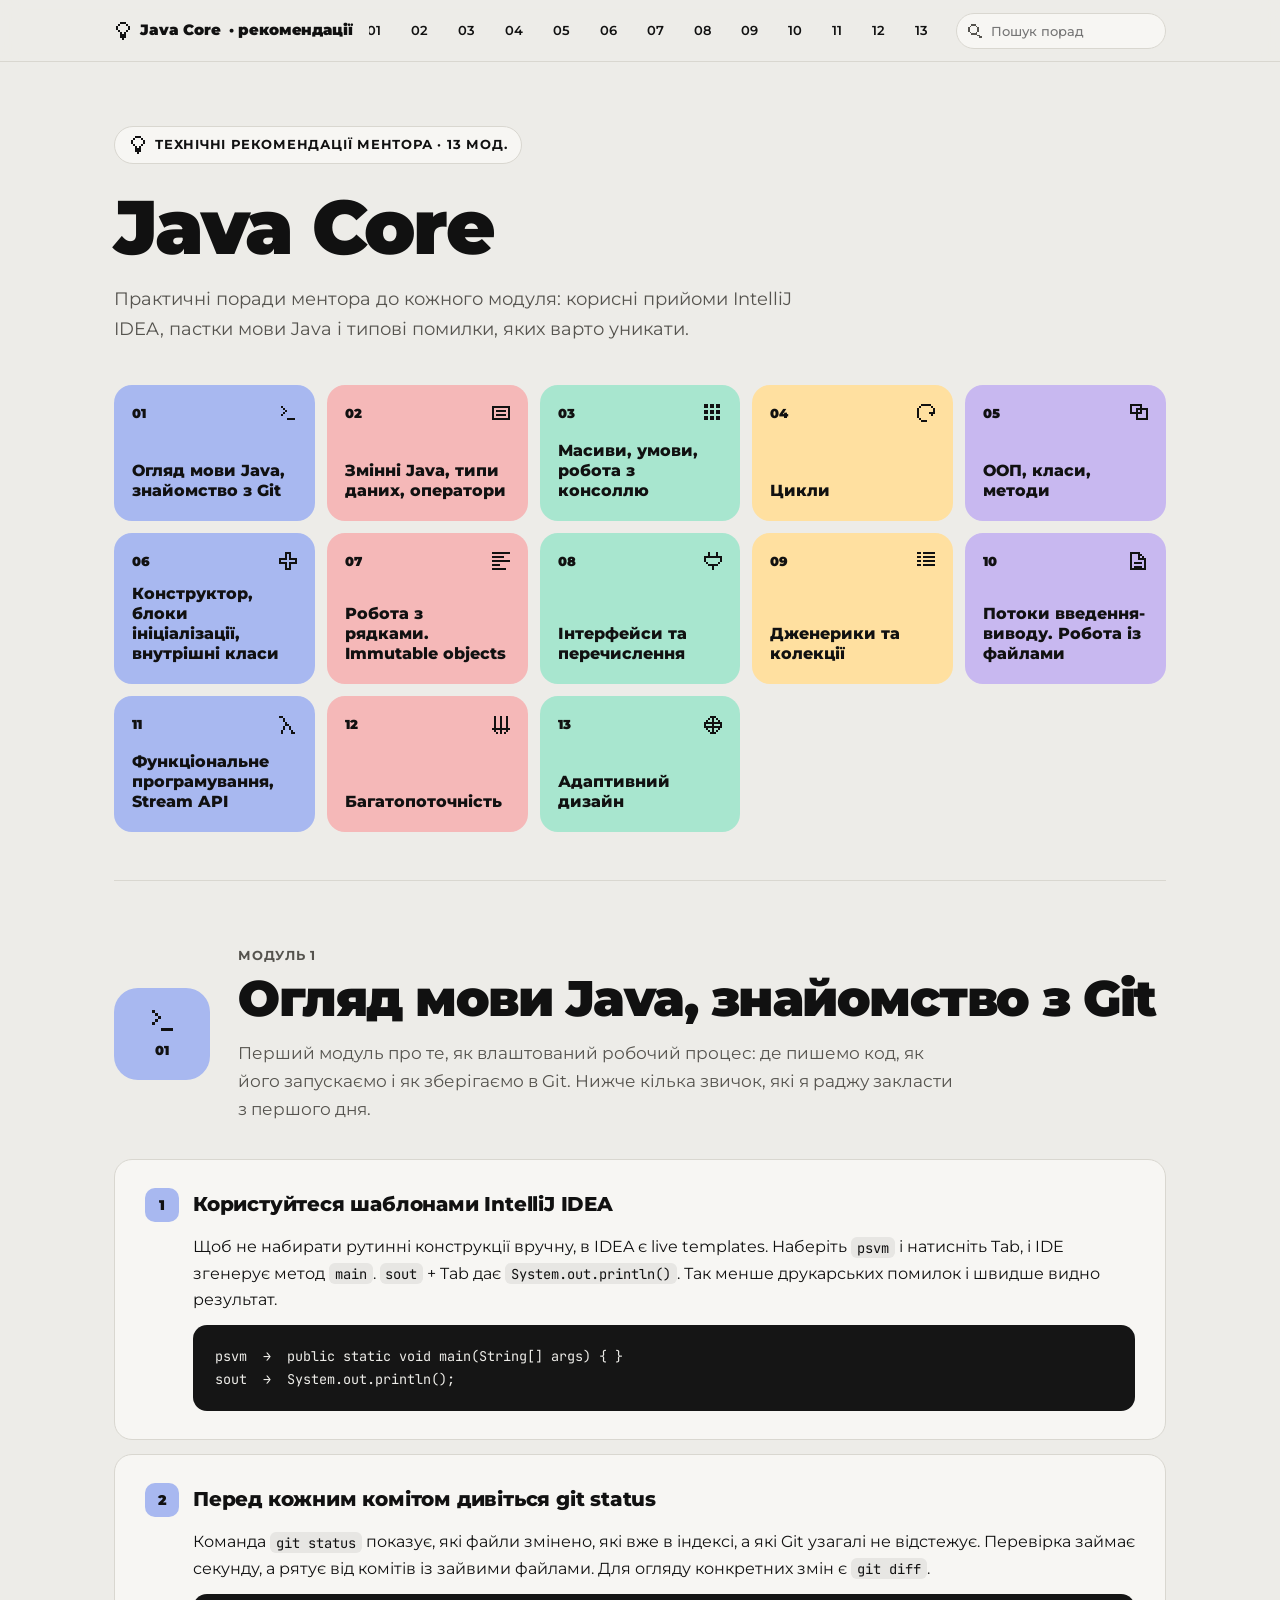
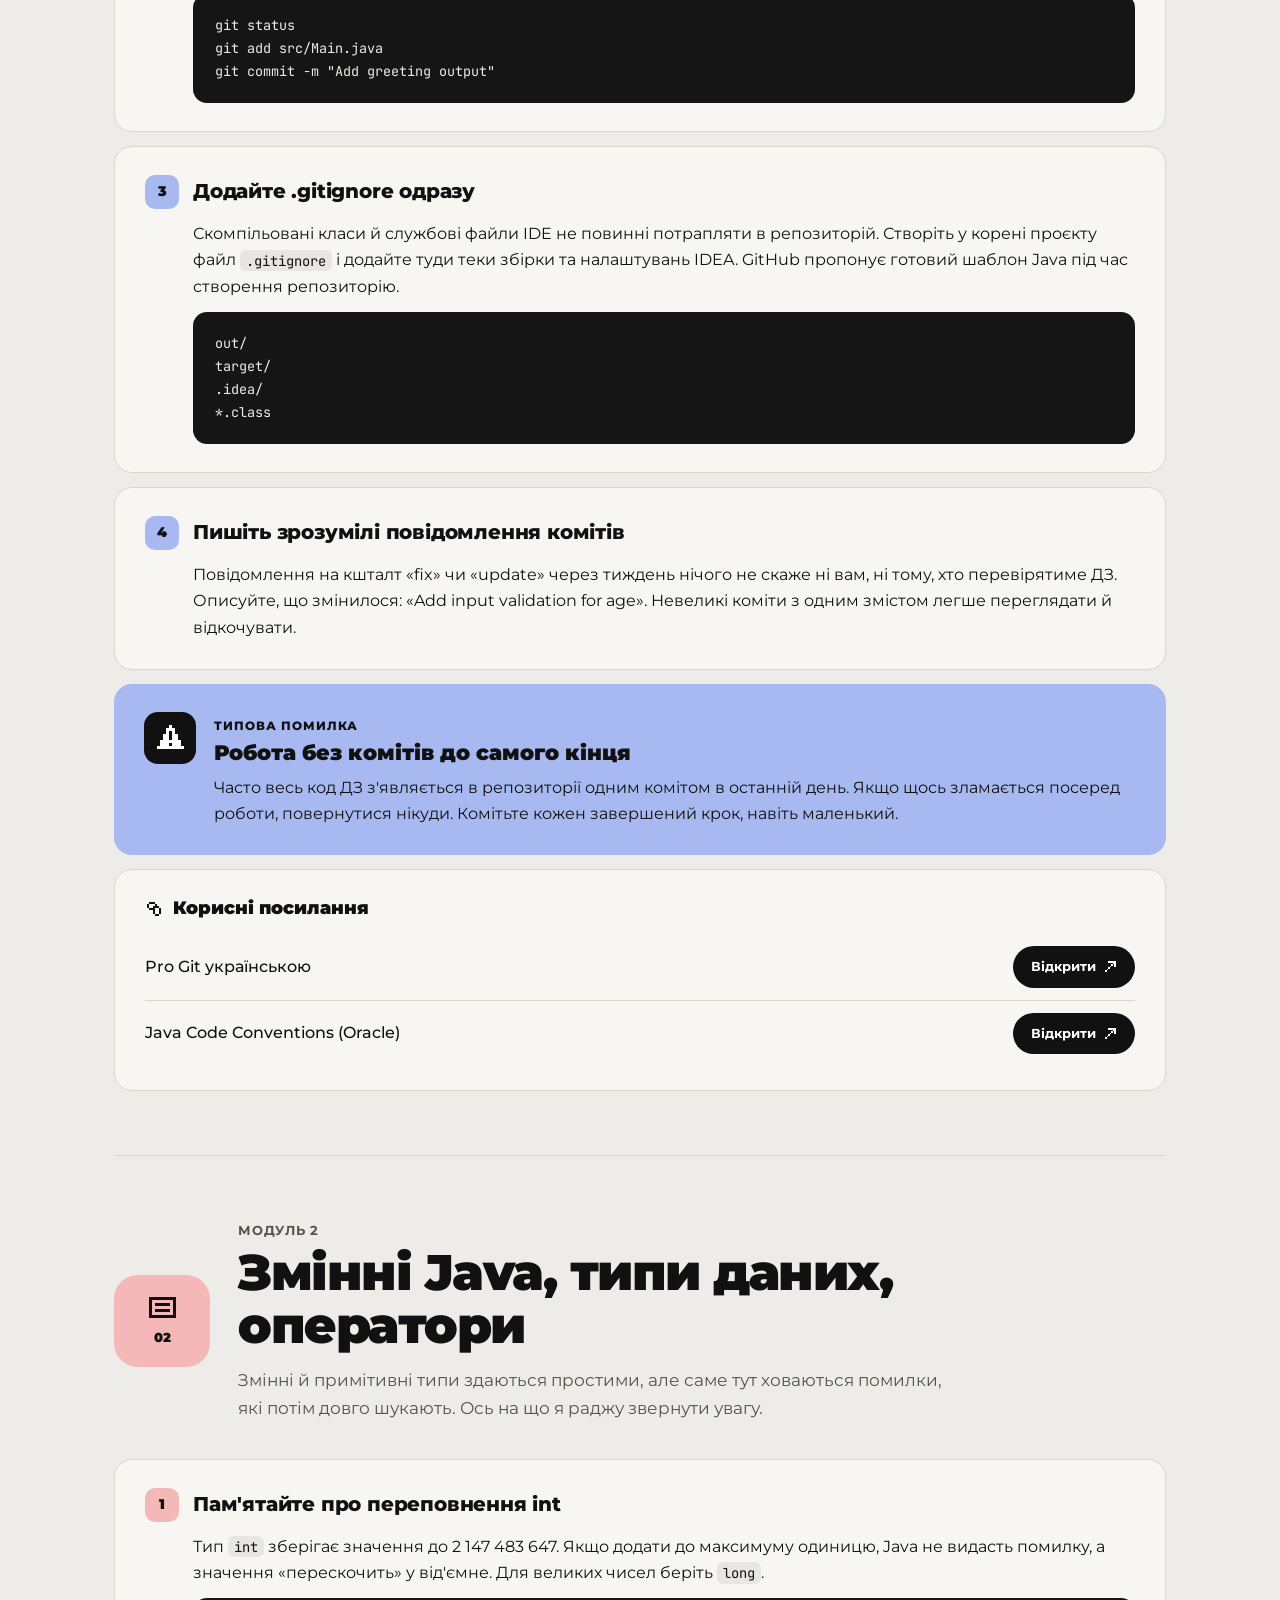
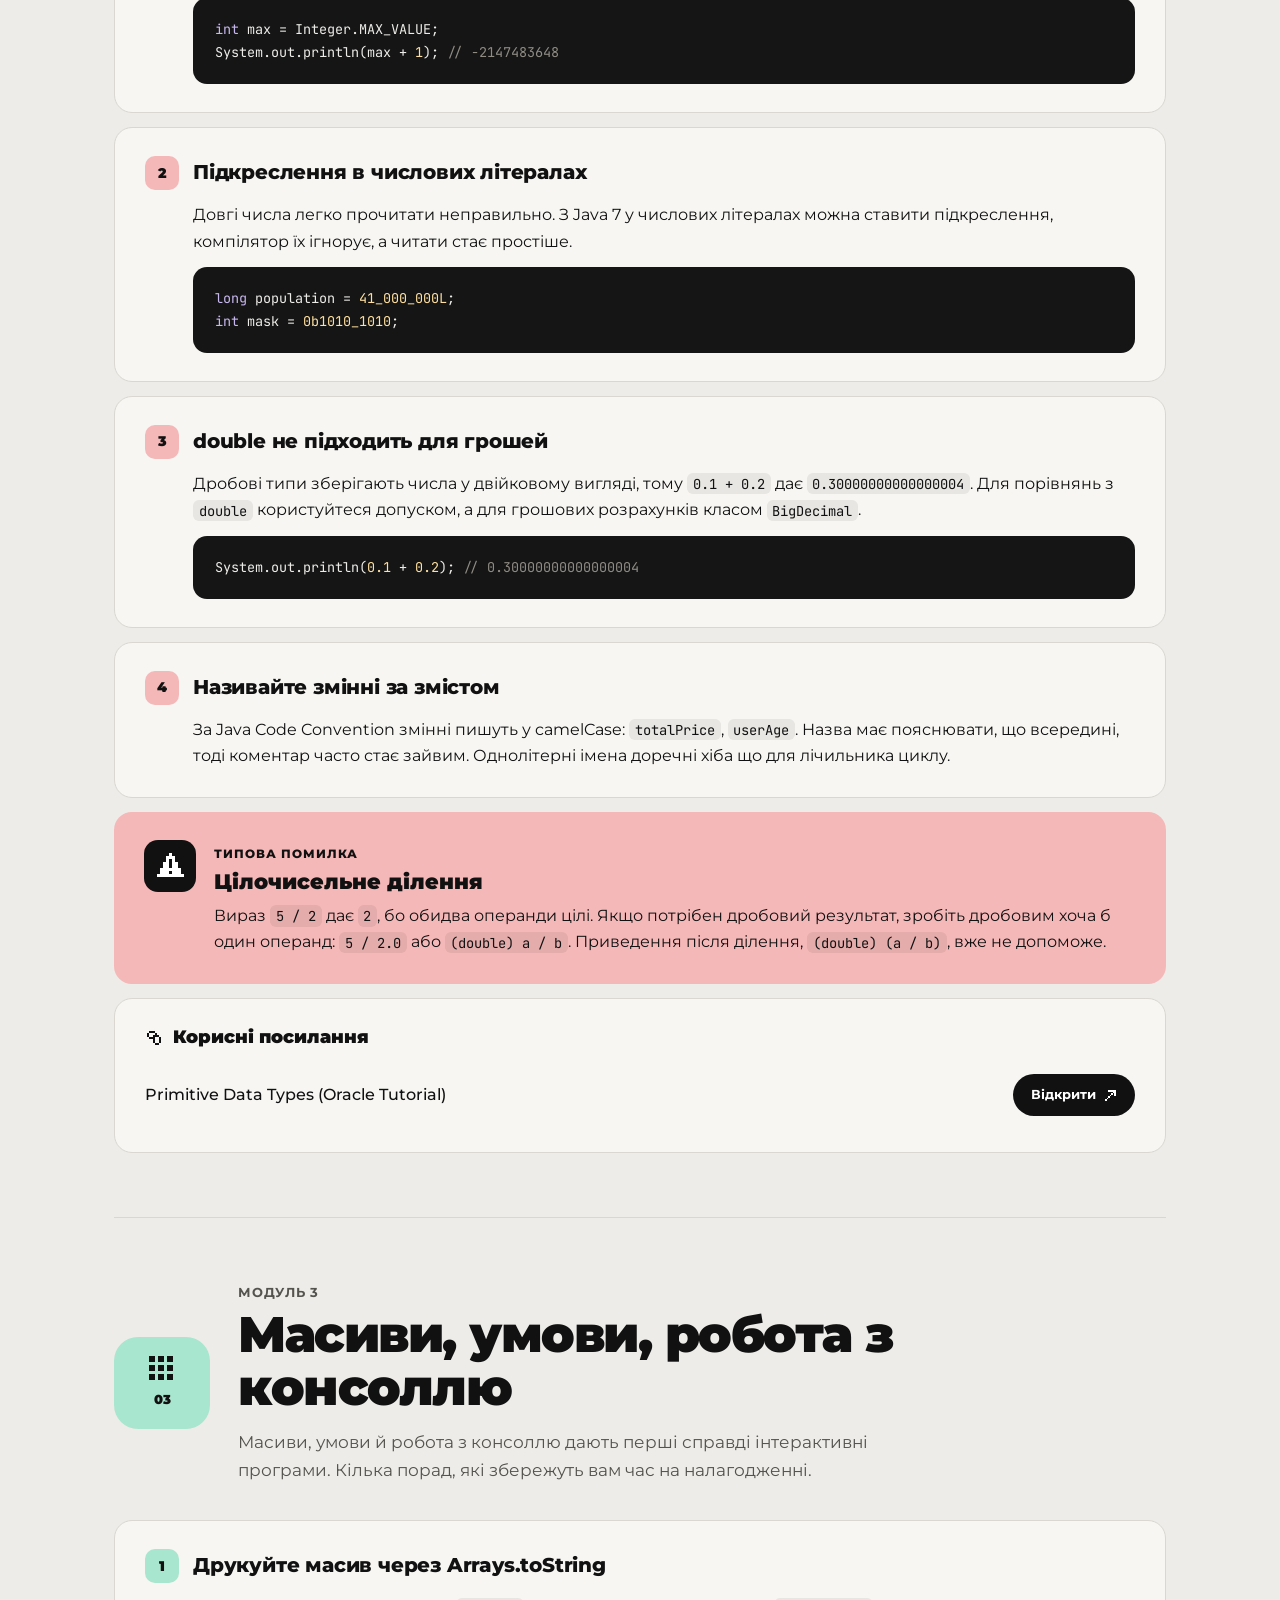
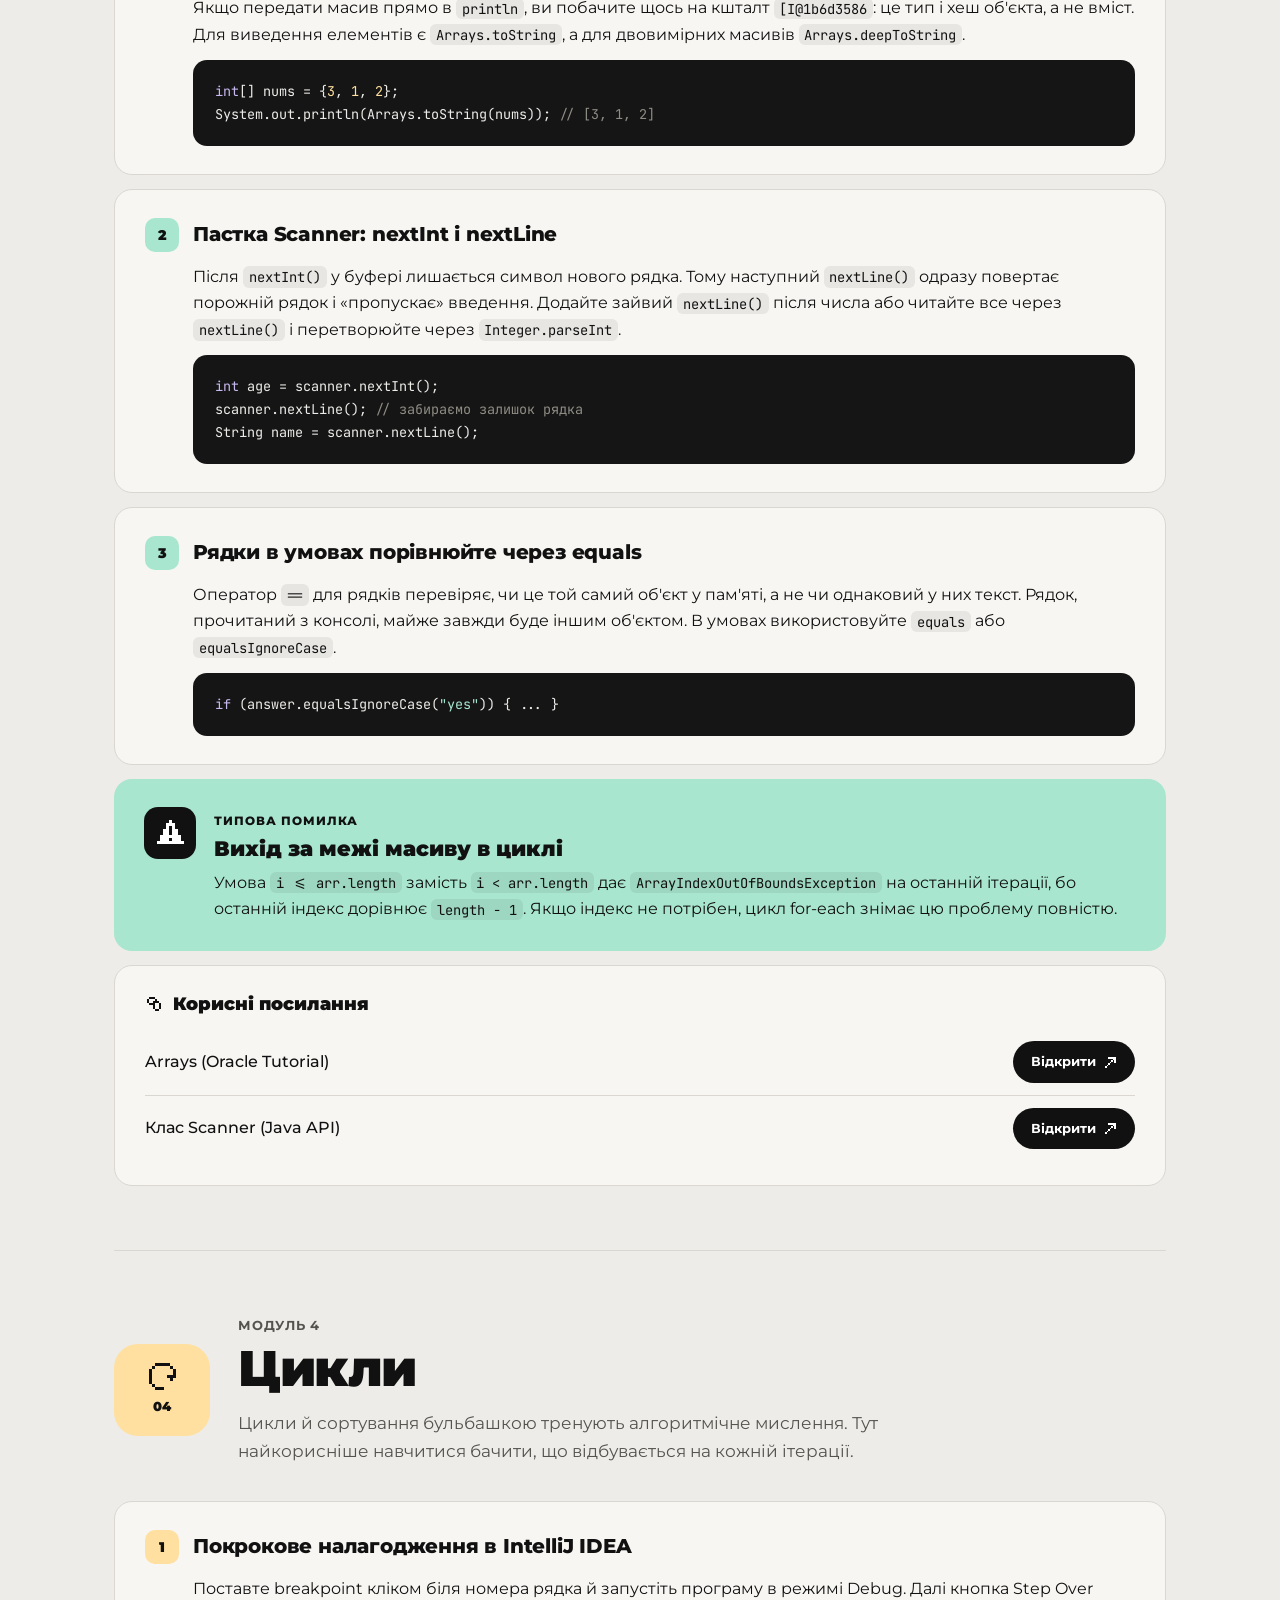
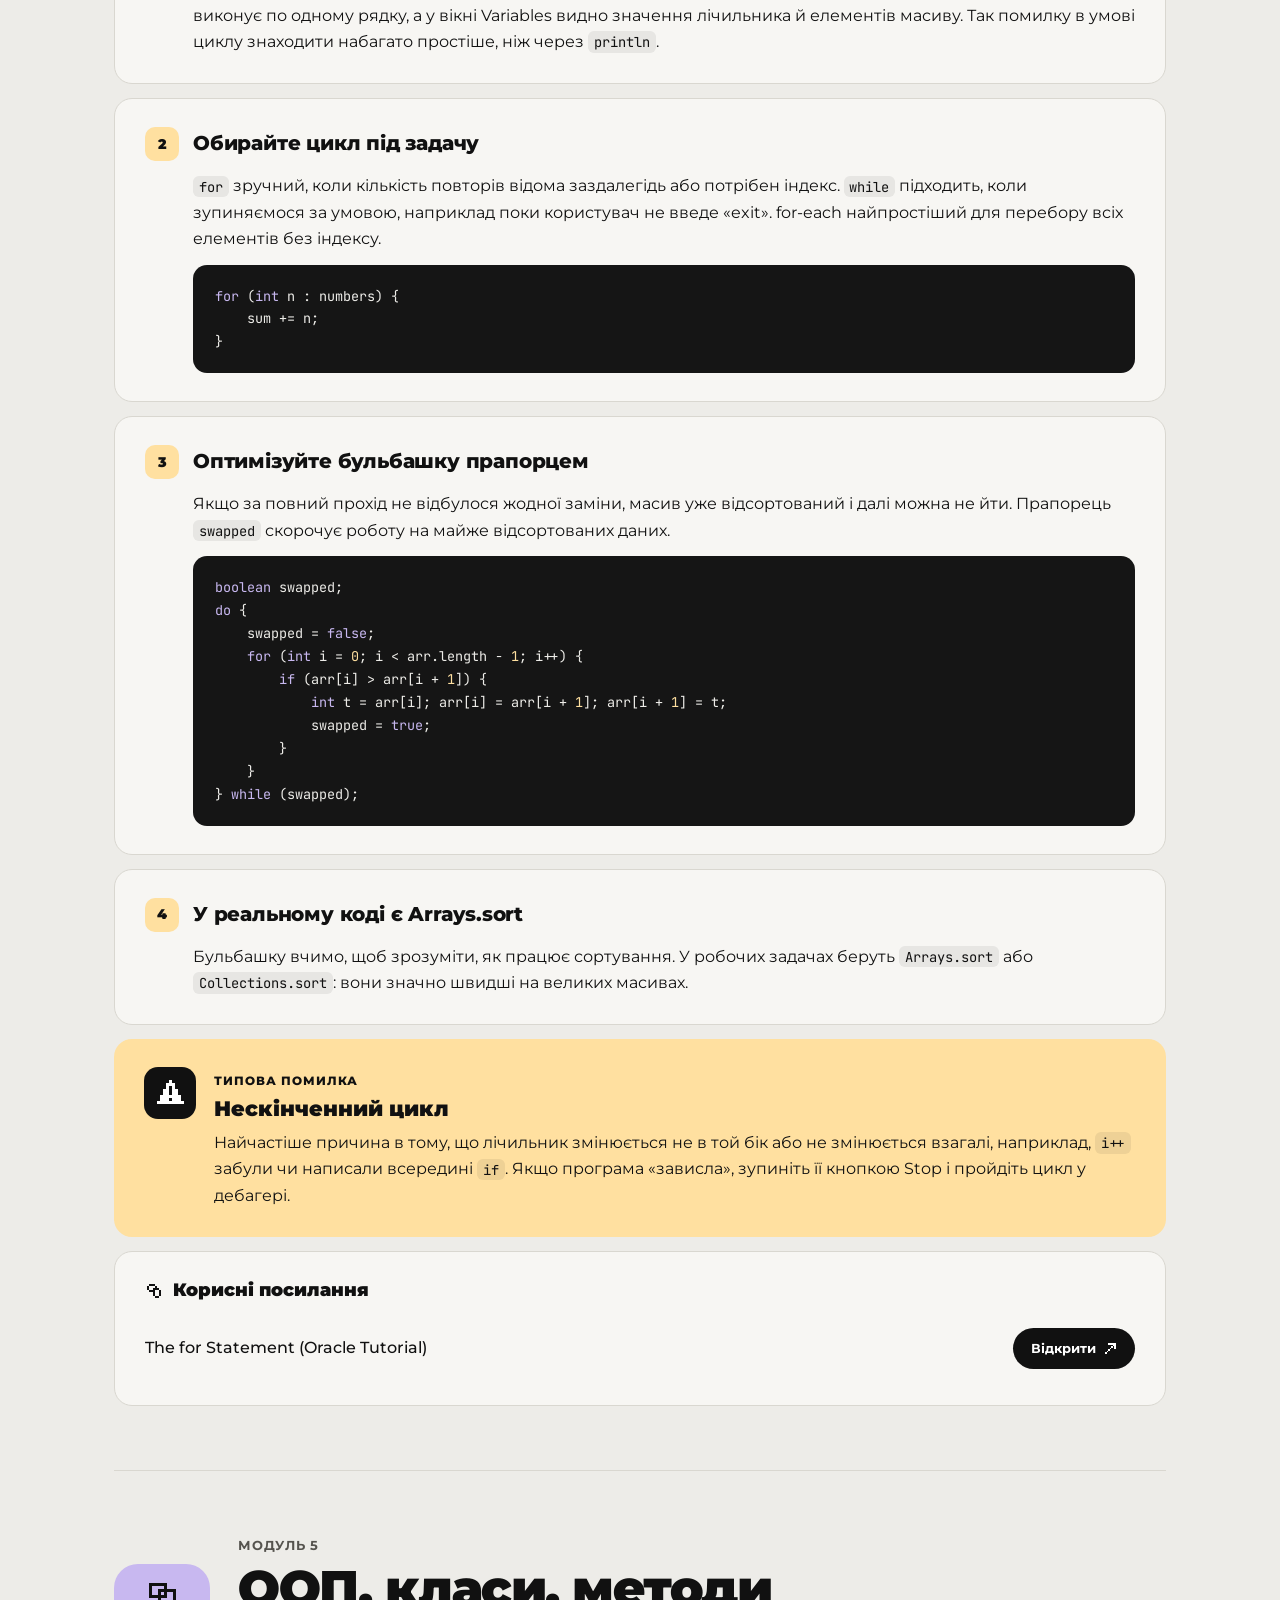
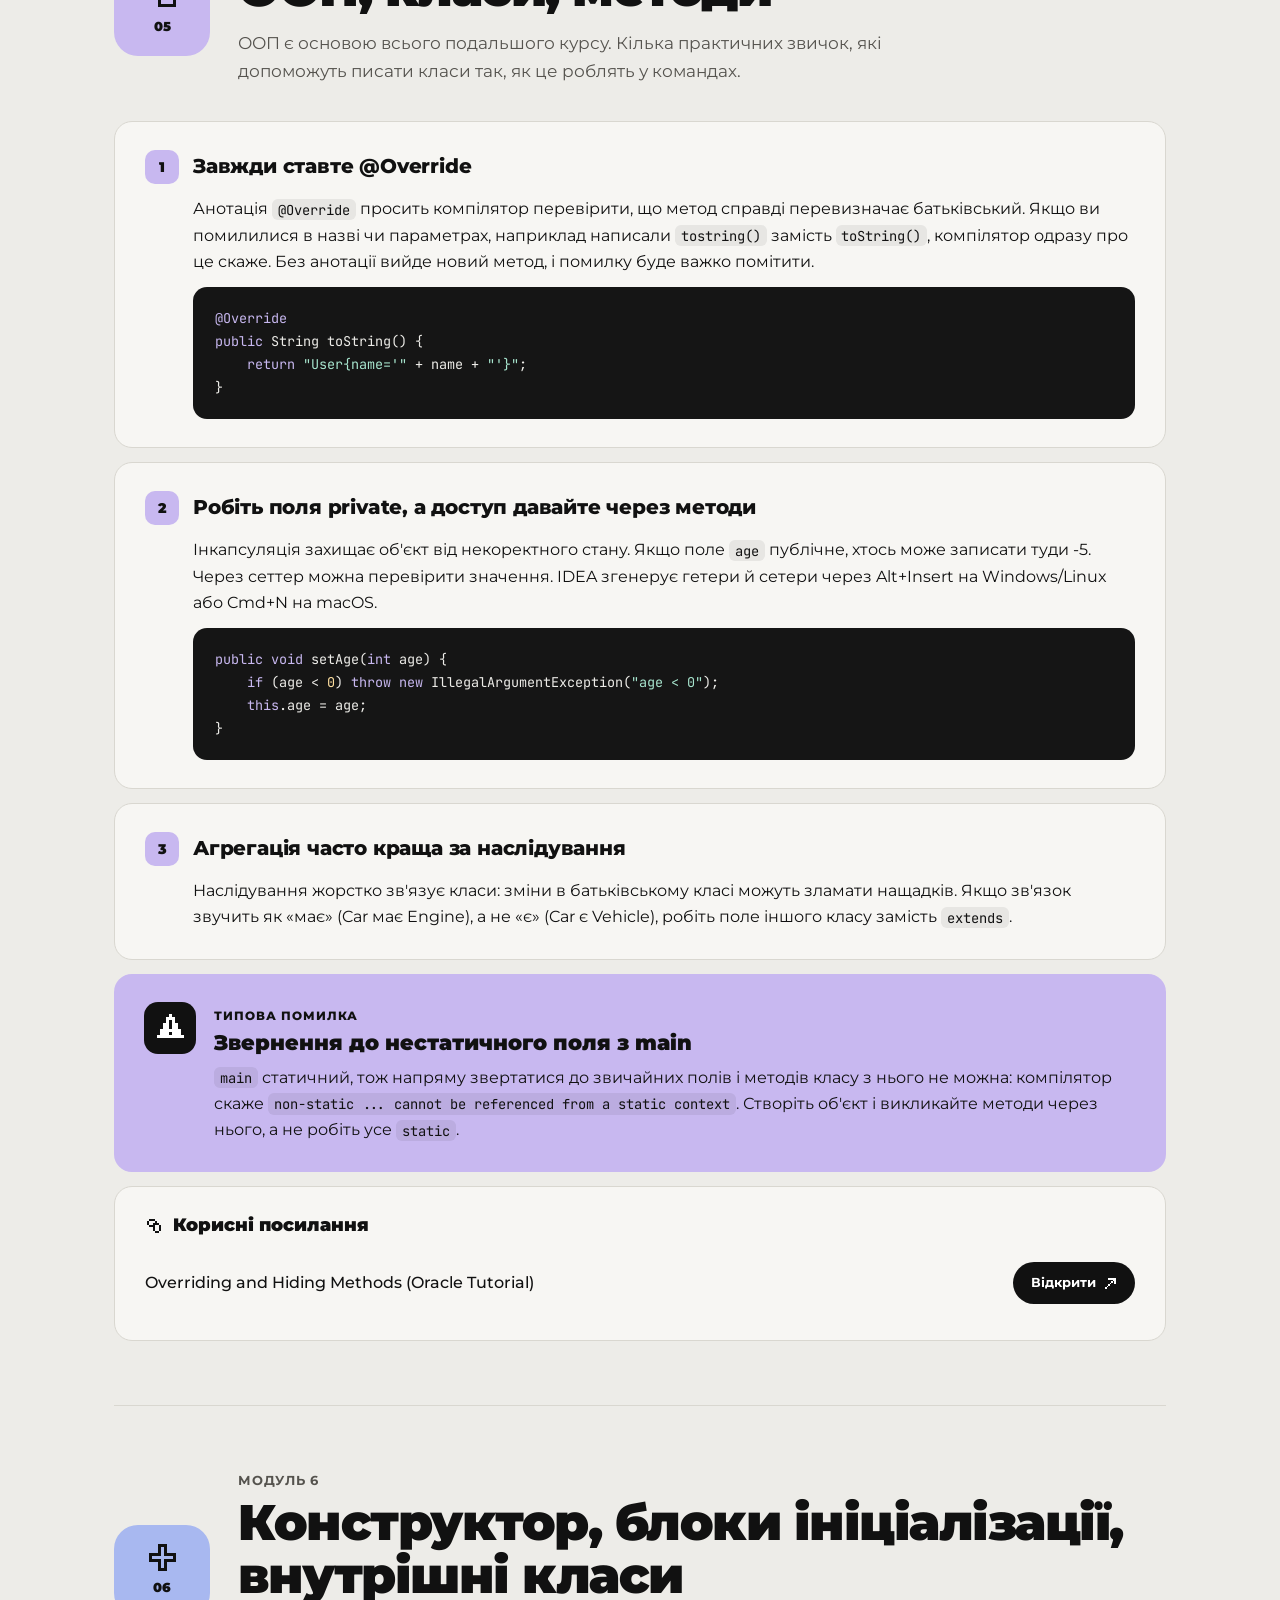
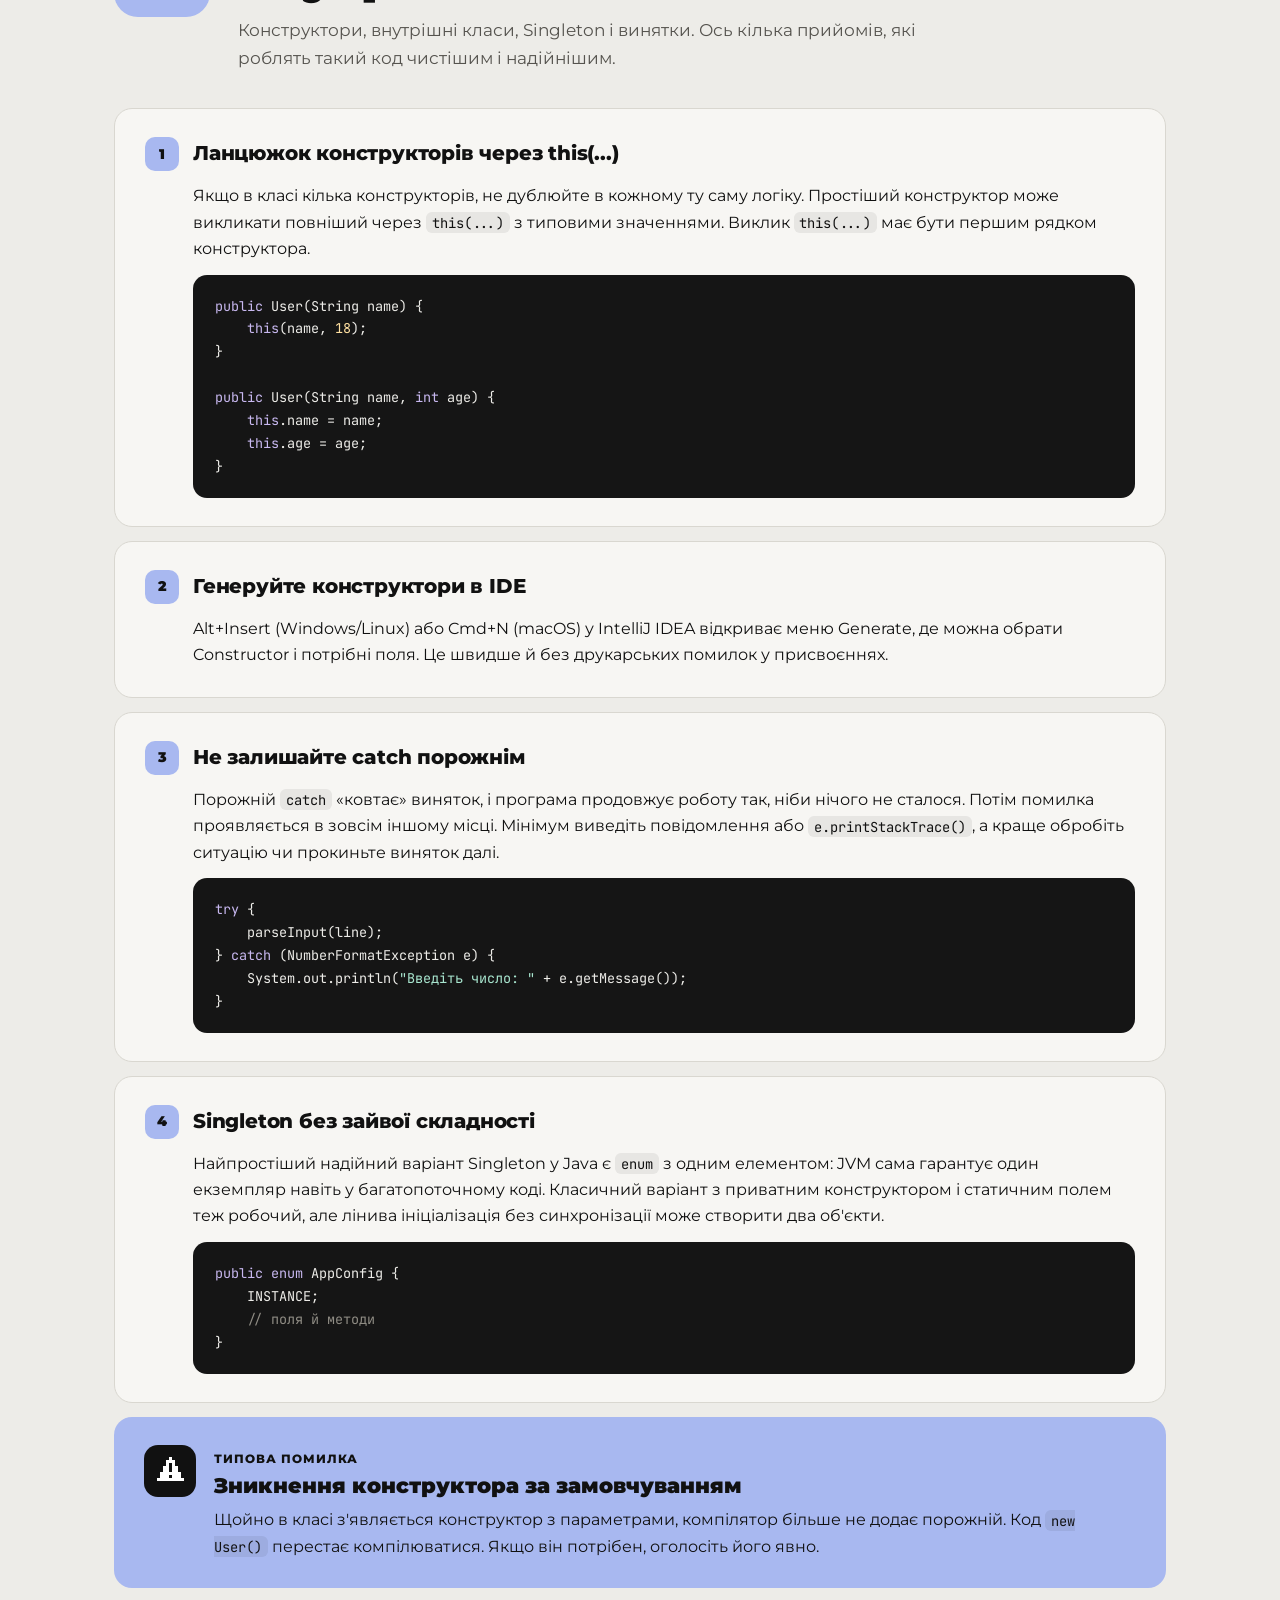
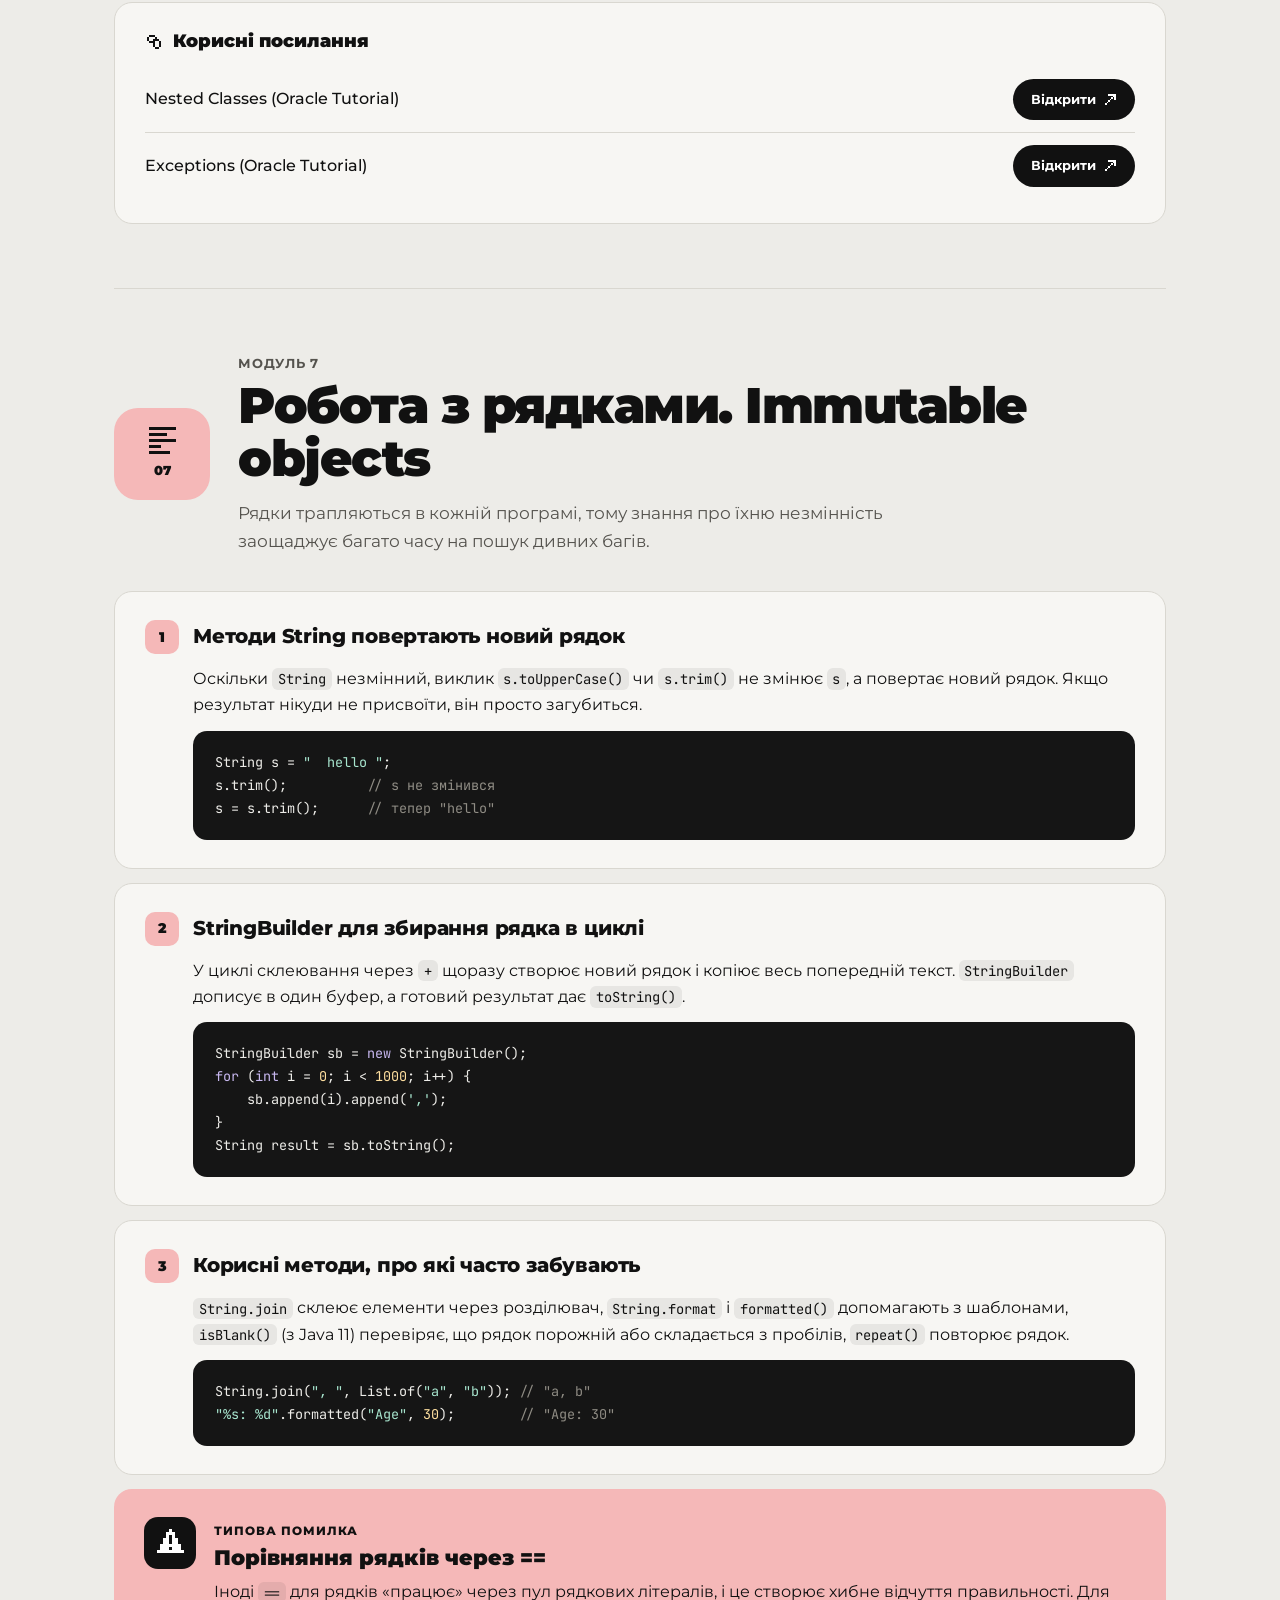
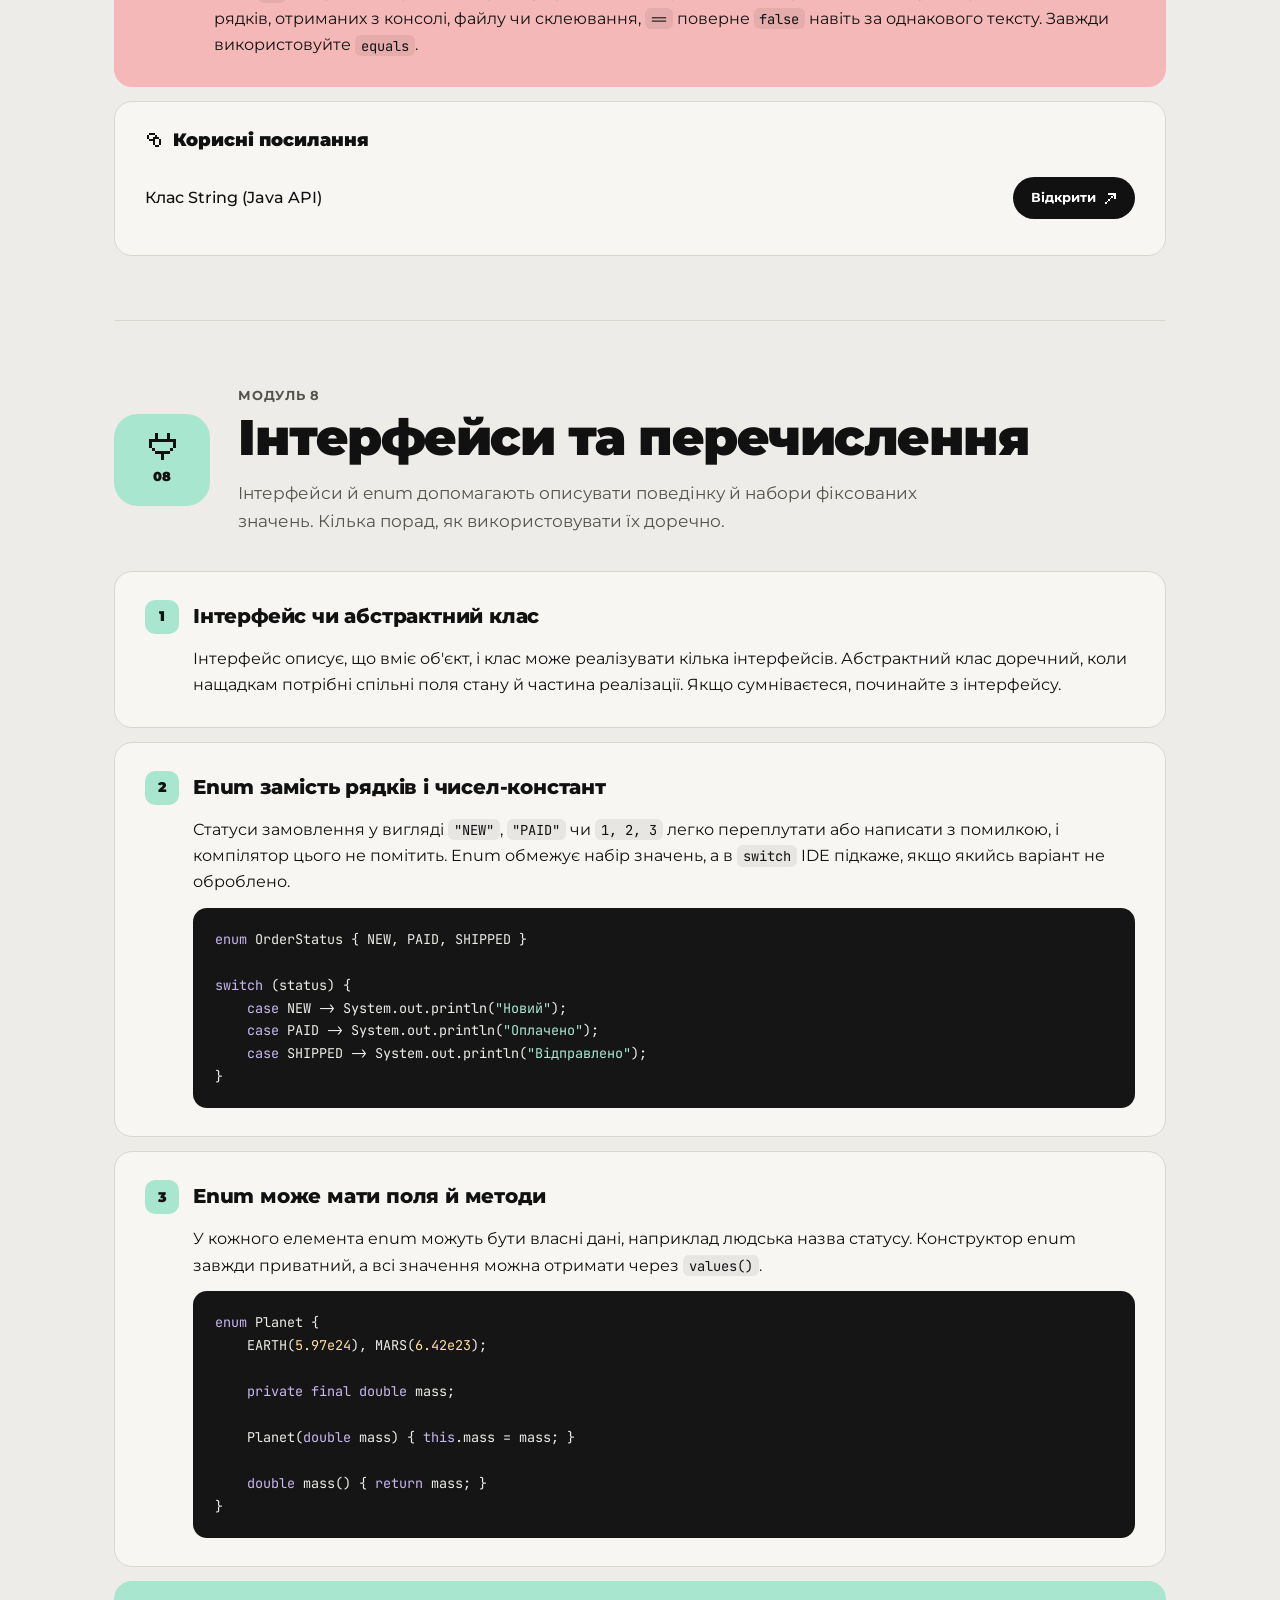
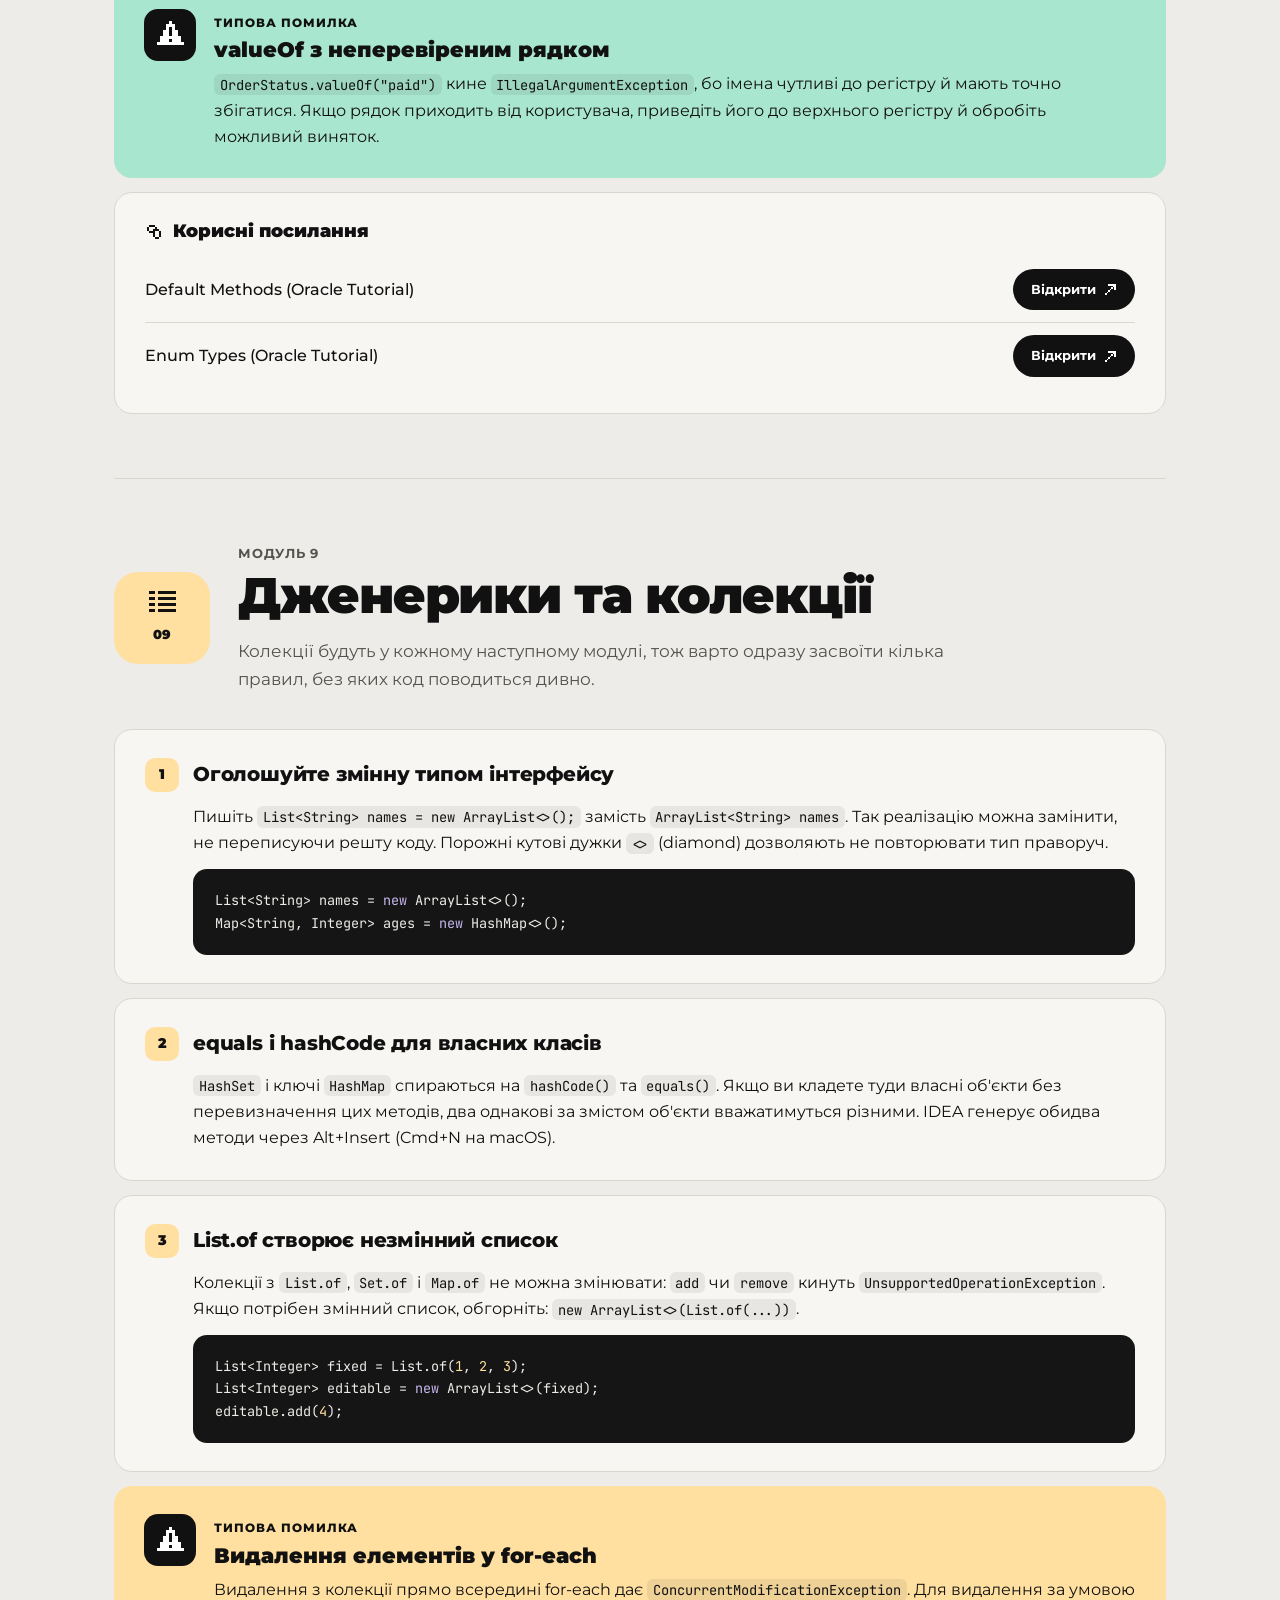
<file: site/java-core-47d677/index.html>
<!DOCTYPE html>
<html lang="uk">
<head>
  <meta charset="UTF-8" />
  <meta name="viewport" content="width=device-width, initial-scale=1.0" />
  <meta name="robots" content="noindex, nofollow" />
  <title>Java Core · Технічні рекомендації ментора</title>
  <link rel="preconnect" href="https://fonts.googleapis.com" />
  <link rel="preconnect" href="https://fonts.gstatic.com" crossorigin />
  <link href="https://fonts.googleapis.com/css2?family=Montserrat:wght@400;500;600;700;800;900&family=JetBrains+Mono:wght@400;500&display=swap" rel="stylesheet" />
  <link rel="stylesheet" href="../_shared/recs.css" />
</head>
<body>
<script>
const RECS = {
  course: 'Java Core',
  subtitle: 'Практичні поради ментора до кожного модуля: корисні прийоми IntelliJ IDEA, пастки мови Java і типові помилки, яких варто уникати.',
  modules: [
    {
      title: 'Огляд мови Java, знайомство з Git',
      icon: 'terminal',
      intro: 'Перший модуль про те, як влаштований робочий процес: де пишемо код, як його запускаємо і як зберігаємо в Git. Нижче кілька звичок, які я раджу закласти з першого дня.',
      tips: [
        {
          title: 'Користуйтеся шаблонами IntelliJ IDEA',
          body: [
            'Щоб не набирати рутинні конструкції вручну, в IDEA є live templates. Наберіть <code>psvm</code> і натисніть Tab, і IDE згенерує метод <code>main</code>. <code>sout</code> + Tab дає <code>System.out.println()</code>. Так менше друкарських помилок і швидше видно результат.',
            {
              code: `psvm  →  public static void main(String[] args) { }
sout  →  System.out.println();`
            }
          ]
        },
        {
          title: 'Перед кожним комітом дивіться git status',
          body: [
            'Команда <code>git status</code> показує, які файли змінено, які вже в індексі, а які Git узагалі не відстежує. Перевірка займає секунду, а рятує від комітів із зайвими файлами. Для огляду конкретних змін є <code>git diff</code>.',
            {
              code: `git status
git add src/Main.java
git commit -m "Add greeting output"`
            }
          ]
        },
        {
          title: 'Додайте .gitignore одразу',
          body: [
            'Скомпільовані класи й службові файли IDE не повинні потрапляти в репозиторій. Створіть у корені проєкту файл <code>.gitignore</code> і додайте туди теки збірки та налаштувань IDEA. GitHub пропонує готовий шаблон Java під час створення репозиторію.',
            {
              code: `out/
target/
.idea/
*.class`
            }
          ]
        },
        {
          title: 'Пишіть зрозумілі повідомлення комітів',
          body: [
            'Повідомлення на кшталт «fix» чи «update» через тиждень нічого не скаже ні вам, ні тому, хто перевірятиме ДЗ. Описуйте, що змінилося: «Add input validation for age». Невеликі коміти з одним змістом легше переглядати й відкочувати.'
          ]
        }
      ],
      mistake: {
        title: 'Робота без комітів до самого кінця',
        body: 'Часто весь код ДЗ з\'являється в репозиторії одним комітом в останній день. Якщо щось зламається посеред роботи, повернутися нікуди. Комітьте кожен завершений крок, навіть маленький.'
      },
      links: [
        {
          text: 'Pro Git українською',
          url: 'https://git-scm.com/book/uk/v2'
        },
        {
          text: 'Java Code Conventions (Oracle)',
          url: 'https://www.oracle.com/java/technologies/javase/codeconventions-contents.html'
        }
      ]
    },
    {
      title: 'Змінні Java, типи даних, оператори',
      icon: 'var',
      intro: 'Змінні й примітивні типи здаються простими, але саме тут ховаються помилки, які потім довго шукають. Ось на що я раджу звернути увагу.',
      tips: [
        {
          title: 'Пам\'ятайте про переповнення int',
          body: [
            'Тип <code>int</code> зберігає значення до 2 147 483 647. Якщо додати до максимуму одиницю, Java не видасть помилку, а значення «перескочить» у від\'ємне. Для великих чисел беріть <code>long</code>.',
            {
              code: `<span class="kw">int</span> max = Integer.MAX_VALUE;
System.out.println(max + <span class="nm">1</span>); <span class="cm">// -2147483648</span>`
            }
          ]
        },
        {
          title: 'Підкреслення в числових літералах',
          body: [
            'Довгі числа легко прочитати неправильно. З Java 7 у числових літералах можна ставити підкреслення, компілятор їх ігнорує, а читати стає простіше.',
            {
              code: `<span class="kw">long</span> population = <span class="nm">41_000_000L</span>;
<span class="kw">int</span> mask = <span class="nm">0b1010_1010</span>;`
            }
          ]
        },
        {
          title: 'double не підходить для грошей',
          body: [
            'Дробові типи зберігають числа у двійковому вигляді, тому <code>0.1 + 0.2</code> дає <code>0.30000000000000004</code>. Для порівнянь з <code>double</code> користуйтеся допуском, а для грошових розрахунків класом <code>BigDecimal</code>.',
            {
              code: 'System.out.println(<span class="nm">0.1</span> + <span class="nm">0.2</span>); <span class="cm">// 0.30000000000000004</span>'
            }
          ]
        },
        {
          title: 'Називайте змінні за змістом',
          body: [
            'За Java Code Convention змінні пишуть у camelCase: <code>totalPrice</code>, <code>userAge</code>. Назва має пояснювати, що всередині, тоді коментар часто стає зайвим. Однолітерні імена доречні хіба що для лічильника циклу.'
          ]
        }
      ],
      mistake: {
        title: 'Цілочисельне ділення',
        body: 'Вираз <code>5 / 2</code> дає <code>2</code>, бо обидва операнди цілі. Якщо потрібен дробовий результат, зробіть дробовим хоча б один операнд: <code>5 / 2.0</code> або <code>(double) a / b</code>. Приведення після ділення, <code>(double) (a / b)</code>, вже не допоможе.'
      },
      links: [
        {
          text: 'Primitive Data Types (Oracle Tutorial)',
          url: 'https://docs.oracle.com/javase/tutorial/java/nutsandbolts/datatypes.html'
        }
      ]
    },
    {
      title: 'Масиви, умови, робота з консоллю',
      icon: 'grid',
      intro: 'Масиви, умови й робота з консоллю дають перші справді інтерактивні програми. Кілька порад, які збережуть вам час на налагодженні.',
      tips: [
        {
          title: 'Друкуйте масив через Arrays.toString',
          body: [
            'Якщо передати масив прямо в <code>println</code>, ви побачите щось на кшталт <code>[I@1b6d3586</code>: це тип і хеш об\'єкта, а не вміст. Для виведення елементів є <code>Arrays.toString</code>, а для двовимірних масивів <code>Arrays.deepToString</code>.',
            {
              code: `<span class="kw">int</span>[] nums = {<span class="nm">3</span>, <span class="nm">1</span>, <span class="nm">2</span>};
System.out.println(Arrays.toString(nums)); <span class="cm">// [3, 1, 2]</span>`
            }
          ]
        },
        {
          title: 'Пастка Scanner: nextInt і nextLine',
          body: [
            'Після <code>nextInt()</code> у буфері лишається символ нового рядка. Тому наступний <code>nextLine()</code> одразу повертає порожній рядок і «пропускає» введення. Додайте зайвий <code>nextLine()</code> після числа або читайте все через <code>nextLine()</code> і перетворюйте через <code>Integer.parseInt</code>.',
            {
              code: `<span class="kw">int</span> age = scanner.nextInt();
scanner.nextLine(); <span class="cm">// забираємо залишок рядка</span>
String name = scanner.nextLine();`
            }
          ]
        },
        {
          title: 'Рядки в умовах порівнюйте через equals',
          body: [
            'Оператор <code>==</code> для рядків перевіряє, чи це той самий об\'єкт у пам\'яті, а не чи однаковий у них текст. Рядок, прочитаний з консолі, майже завжди буде іншим об\'єктом. В умовах використовуйте <code>equals</code> або <code>equalsIgnoreCase</code>.',
            {
              code: '<span class="kw">if</span> (answer.equalsIgnoreCase(<span class="st">"yes"</span>)) { ... }'
            }
          ]
        }
      ],
      mistake: {
        title: 'Вихід за межі масиву в циклі',
        body: 'Умова <code>i &lt;= arr.length</code> замість <code>i &lt; arr.length</code> дає <code>ArrayIndexOutOfBoundsException</code> на останній ітерації, бо останній індекс дорівнює <code>length - 1</code>. Якщо індекс не потрібен, цикл for-each знімає цю проблему повністю.'
      },
      links: [
        {
          text: 'Arrays (Oracle Tutorial)',
          url: 'https://docs.oracle.com/javase/tutorial/java/nutsandbolts/arrays.html'
        },
        {
          text: 'Клас Scanner (Java API)',
          url: 'https://docs.oracle.com/en/java/javase/21/docs/api/java.base/java/util/Scanner.html'
        }
      ]
    },
    {
      title: 'Цикли',
      icon: 'loop',
      intro: 'Цикли й сортування бульбашкою тренують алгоритмічне мислення. Тут найкорисніше навчитися бачити, що відбувається на кожній ітерації.',
      tips: [
        {
          title: 'Покрокове налагодження в IntelliJ IDEA',
          body: [
            'Поставте breakpoint кліком біля номера рядка й запустіть програму в режимі Debug. Далі кнопка Step Over виконує по одному рядку, а у вікні Variables видно значення лічильника й елементів масиву. Так помилку в умові циклу знаходити набагато простіше, ніж через <code>println</code>.'
          ]
        },
        {
          title: 'Обирайте цикл під задачу',
          body: [
            '<code>for</code> зручний, коли кількість повторів відома заздалегідь або потрібен індекс. <code>while</code> підходить, коли зупиняємося за умовою, наприклад поки користувач не введе «exit». for-each найпростіший для перебору всіх елементів без індексу.',
            {
              code: `<span class="kw">for</span> (<span class="kw">int</span> n : numbers) {
    sum += n;
}`
            }
          ]
        },
        {
          title: 'Оптимізуйте бульбашку прапорцем',
          body: [
            'Якщо за повний прохід не відбулося жодної заміни, масив уже відсортований і далі можна не йти. Прапорець <code>swapped</code> скорочує роботу на майже відсортованих даних.',
            {
              code: `<span class="kw">boolean</span> swapped;
<span class="kw">do</span> {
    swapped = <span class="kw">false</span>;
    <span class="kw">for</span> (<span class="kw">int</span> i = <span class="nm">0</span>; i &lt; arr.length - <span class="nm">1</span>; i++) {
        <span class="kw">if</span> (arr[i] &gt; arr[i + <span class="nm">1</span>]) {
            <span class="kw">int</span> t = arr[i]; arr[i] = arr[i + <span class="nm">1</span>]; arr[i + <span class="nm">1</span>] = t;
            swapped = <span class="kw">true</span>;
        }
    }
} <span class="kw">while</span> (swapped);`
            }
          ]
        },
        {
          title: 'У реальному коді є Arrays.sort',
          body: [
            'Бульбашку вчимо, щоб зрозуміти, як працює сортування. У робочих задачах беруть <code>Arrays.sort</code> або <code>Collections.sort</code>: вони значно швидші на великих масивах.'
          ]
        }
      ],
      mistake: {
        title: 'Нескінченний цикл',
        body: 'Найчастіше причина в тому, що лічильник змінюється не в той бік або не змінюється взагалі, наприклад, <code>i++</code> забули чи написали всередині <code>if</code>. Якщо програма «зависла», зупиніть її кнопкою Stop і пройдіть цикл у дебагері.'
      },
      links: [
        {
          text: 'The for Statement (Oracle Tutorial)',
          url: 'https://docs.oracle.com/javase/tutorial/java/nutsandbolts/for.html'
        }
      ]
    },
    {
      title: 'ООП, класи, методи',
      icon: 'layers',
      intro: 'ООП є основою всього подальшого курсу. Кілька практичних звичок, які допоможуть писати класи так, як це роблять у командах.',
      tips: [
        {
          title: 'Завжди ставте @Override',
          body: [
            'Анотація <code>@Override</code> просить компілятор перевірити, що метод справді перевизначає батьківський. Якщо ви помилилися в назві чи параметрах, наприклад написали <code>tostring()</code> замість <code>toString()</code>, компілятор одразу про це скаже. Без анотації вийде новий метод, і помилку буде важко помітити.',
            {
              code: `<span class="kw">@Override</span>
<span class="kw">public</span> String toString() {
    <span class="kw">return</span> <span class="st">"User{name='"</span> + name + <span class="st">"'}"</span>;
}`
            }
          ]
        },
        {
          title: 'Робіть поля private, а доступ давайте через методи',
          body: [
            'Інкапсуляція захищає об\'єкт від некоректного стану. Якщо поле <code>age</code> публічне, хтось може записати туди -5. Через сеттер можна перевірити значення. IDEA згенерує гетери й сетери через Alt+Insert на Windows/Linux або Cmd+N на macOS.',
            {
              code: `<span class="kw">public</span> <span class="kw">void</span> setAge(<span class="kw">int</span> age) {
    <span class="kw">if</span> (age &lt; <span class="nm">0</span>) <span class="kw">throw</span> <span class="kw">new</span> IllegalArgumentException(<span class="st">"age &lt; 0"</span>);
    <span class="kw">this</span>.age = age;
}`
            }
          ]
        },
        {
          title: 'Агрегація часто краща за наслідування',
          body: [
            'Наслідування жорстко зв\'язує класи: зміни в батьківському класі можуть зламати нащадків. Якщо зв\'язок звучить як «має» (Car має Engine), а не «є» (Car є Vehicle), робіть поле іншого класу замість <code>extends</code>.'
          ]
        }
      ],
      mistake: {
        title: 'Звернення до нестатичного поля з main',
        body: '<code>main</code> статичний, тож напряму звертатися до звичайних полів і методів класу з нього не можна: компілятор скаже <code>non-static ... cannot be referenced from a static context</code>. Створіть об\'єкт і викликайте методи через нього, а не робіть усе <code>static</code>.'
      },
      links: [
        {
          text: 'Overriding and Hiding Methods (Oracle Tutorial)',
          url: 'https://docs.oracle.com/javase/tutorial/java/IandI/override.html'
        }
      ]
    },
    {
      title: 'Конструктор, блоки ініціалізації, внутрішні класи',
      icon: 'plus',
      intro: 'Конструктори, внутрішні класи, Singleton і винятки. Ось кілька прийомів, які роблять такий код чистішим і надійнішим.',
      tips: [
        {
          title: 'Ланцюжок конструкторів через this(...)',
          body: [
            'Якщо в класі кілька конструкторів, не дублюйте в кожному ту саму логіку. Простіший конструктор може викликати повніший через <code>this(...)</code> з типовими значеннями. Виклик <code>this(...)</code> має бути першим рядком конструктора.',
            {
              code: `<span class="kw">public</span> User(String name) {
    <span class="kw">this</span>(name, <span class="nm">18</span>);
}

<span class="kw">public</span> User(String name, <span class="kw">int</span> age) {
    <span class="kw">this</span>.name = name;
    <span class="kw">this</span>.age = age;
}`
            }
          ]
        },
        {
          title: 'Генеруйте конструктори в IDE',
          body: [
            'Alt+Insert (Windows/Linux) або Cmd+N (macOS) у IntelliJ IDEA відкриває меню Generate, де можна обрати Constructor і потрібні поля. Це швидше й без друкарських помилок у присвоєннях.'
          ]
        },
        {
          title: 'Не залишайте catch порожнім',
          body: [
            'Порожній <code>catch</code> «ковтає» виняток, і програма продовжує роботу так, ніби нічого не сталося. Потім помилка проявляється в зовсім іншому місці. Мінімум виведіть повідомлення або <code>e.printStackTrace()</code>, а краще обробіть ситуацію чи прокиньте виняток далі.',
            {
              code: `<span class="kw">try</span> {
    parseInput(line);
} <span class="kw">catch</span> (NumberFormatException e) {
    System.out.println(<span class="st">"Введіть число: "</span> + e.getMessage());
}`
            }
          ]
        },
        {
          title: 'Singleton без зайвої складності',
          body: [
            'Найпростіший надійний варіант Singleton у Java є <code>enum</code> з одним елементом: JVM сама гарантує один екземпляр навіть у багатопоточному коді. Класичний варіант з приватним конструктором і статичним полем теж робочий, але лінива ініціалізація без синхронізації може створити два об\'єкти.',
            {
              code: `<span class="kw">public</span> <span class="kw">enum</span> AppConfig {
    INSTANCE;
    <span class="cm">// поля й методи</span>
}`
            }
          ]
        }
      ],
      mistake: {
        title: 'Зникнення конструктора за замовчуванням',
        body: 'Щойно в класі з\'являється конструктор з параметрами, компілятор більше не додає порожній. Код <code>new User()</code> перестає компілюватися. Якщо він потрібен, оголосіть його явно.'
      },
      links: [
        {
          text: 'Nested Classes (Oracle Tutorial)',
          url: 'https://docs.oracle.com/javase/tutorial/java/javaOO/nested.html'
        },
        {
          text: 'Exceptions (Oracle Tutorial)',
          url: 'https://docs.oracle.com/javase/tutorial/essential/exceptions/'
        }
      ]
    },
    {
      title: 'Робота з рядками. Immutable objects',
      icon: 'text',
      intro: 'Рядки трапляються в кожній програмі, тому знання про їхню незмінність заощаджує багато часу на пошук дивних багів.',
      tips: [
        {
          title: 'Методи String повертають новий рядок',
          body: [
            'Оскільки <code>String</code> незмінний, виклик <code>s.toUpperCase()</code> чи <code>s.trim()</code> не змінює <code>s</code>, а повертає новий рядок. Якщо результат нікуди не присвоїти, він просто загубиться.',
            {
              code: `String s = <span class="st">"  hello "</span>;
s.trim();          <span class="cm">// s не змінився</span>
s = s.trim();      <span class="cm">// тепер "hello"</span>`
            }
          ]
        },
        {
          title: 'StringBuilder для збирання рядка в циклі',
          body: [
            'У циклі склеювання через <code>+</code> щоразу створює новий рядок і копіює весь попередній текст. <code>StringBuilder</code> дописує в один буфер, а готовий результат дає <code>toString()</code>.',
            {
              code: `StringBuilder sb = <span class="kw">new</span> StringBuilder();
<span class="kw">for</span> (<span class="kw">int</span> i = <span class="nm">0</span>; i &lt; <span class="nm">1000</span>; i++) {
    sb.append(i).append(<span class="st">','</span>);
}
String result = sb.toString();`
            }
          ]
        },
        {
          title: 'Корисні методи, про які часто забувають',
          body: [
            '<code>String.join</code> склеює елементи через розділювач, <code>String.format</code> і <code>formatted()</code> допомагають з шаблонами, <code>isBlank()</code> (з Java 11) перевіряє, що рядок порожній або складається з пробілів, <code>repeat()</code> повторює рядок.',
            {
              code: `String.join(<span class="st">", "</span>, List.of(<span class="st">"a"</span>, <span class="st">"b"</span>)); <span class="cm">// "a, b"</span>
<span class="st">"%s: %d"</span>.formatted(<span class="st">"Age"</span>, <span class="nm">30</span>);        <span class="cm">// "Age: 30"</span>`
            }
          ]
        }
      ],
      mistake: {
        title: 'Порівняння рядків через ==',
        body: 'Іноді <code>==</code> для рядків «працює» через пул рядкових літералів, і це створює хибне відчуття правильності. Для рядків, отриманих з консолі, файлу чи склеювання, <code>==</code> поверне <code>false</code> навіть за однакового тексту. Завжди використовуйте <code>equals</code>.'
      },
      links: [
        {
          text: 'Клас String (Java API)',
          url: 'https://docs.oracle.com/en/java/javase/21/docs/api/java.base/java/lang/String.html'
        }
      ]
    },
    {
      title: 'Інтерфейси та перечислення',
      icon: 'plug',
      intro: 'Інтерфейси й enum допомагають описувати поведінку й набори фіксованих значень. Кілька порад, як використовувати їх доречно.',
      tips: [
        {
          title: 'Інтерфейс чи абстрактний клас',
          body: [
            'Інтерфейс описує, що вміє об\'єкт, і клас може реалізувати кілька інтерфейсів. Абстрактний клас доречний, коли нащадкам потрібні спільні поля стану й частина реалізації. Якщо сумніваєтеся, починайте з інтерфейсу.'
          ]
        },
        {
          title: 'Enum замість рядків і чисел-констант',
          body: [
            'Статуси замовлення у вигляді <code>"NEW"</code>, <code>"PAID"</code> чи <code>1, 2, 3</code> легко переплутати або написати з помилкою, і компілятор цього не помітить. Enum обмежує набір значень, а в <code>switch</code> IDE підкаже, якщо якийсь варіант не оброблено.',
            {
              code: `<span class="kw">enum</span> OrderStatus { NEW, PAID, SHIPPED }

<span class="kw">switch</span> (status) {
    <span class="kw">case</span> NEW -&gt; System.out.println(<span class="st">"Новий"</span>);
    <span class="kw">case</span> PAID -&gt; System.out.println(<span class="st">"Оплачено"</span>);
    <span class="kw">case</span> SHIPPED -&gt; System.out.println(<span class="st">"Відправлено"</span>);
}`
            }
          ]
        },
        {
          title: 'Enum може мати поля й методи',
          body: [
            'У кожного елемента enum можуть бути власні дані, наприклад людська назва статусу. Конструктор enum завжди приватний, а всі значення можна отримати через <code>values()</code>.',
            {
              code: `<span class="kw">enum</span> Planet {
    EARTH(<span class="nm">5.97e24</span>), MARS(<span class="nm">6.42e23</span>);

    <span class="kw">private</span> <span class="kw">final</span> <span class="kw">double</span> mass;

    Planet(<span class="kw">double</span> mass) { <span class="kw">this</span>.mass = mass; }

    <span class="kw">double</span> mass() { <span class="kw">return</span> mass; }
}`
            }
          ]
        }
      ],
      mistake: {
        title: 'valueOf з неперевіреним рядком',
        body: '<code>OrderStatus.valueOf("paid")</code> кине <code>IllegalArgumentException</code>, бо імена чутливі до регістру й мають точно збігатися. Якщо рядок приходить від користувача, приведіть його до верхнього регістру й обробіть можливий виняток.'
      },
      links: [
        {
          text: 'Default Methods (Oracle Tutorial)',
          url: 'https://docs.oracle.com/javase/tutorial/java/IandI/defaultmethods.html'
        },
        {
          text: 'Enum Types (Oracle Tutorial)',
          url: 'https://docs.oracle.com/javase/tutorial/java/javaOO/enum.html'
        }
      ]
    },
    {
      title: 'Дженерики та колекції',
      icon: 'list',
      intro: 'Колекції будуть у кожному наступному модулі, тож варто одразу засвоїти кілька правил, без яких код поводиться дивно.',
      tips: [
        {
          title: 'Оголошуйте змінну типом інтерфейсу',
          body: [
            'Пишіть <code>List&lt;String&gt; names = new ArrayList&lt;&gt;();</code> замість <code>ArrayList&lt;String&gt; names</code>. Так реалізацію можна замінити, не переписуючи решту коду. Порожні кутові дужки <code>&lt;&gt;</code> (diamond) дозволяють не повторювати тип праворуч.',
            {
              code: `List&lt;String&gt; names = <span class="kw">new</span> ArrayList&lt;&gt;();
Map&lt;String, Integer&gt; ages = <span class="kw">new</span> HashMap&lt;&gt;();`
            }
          ]
        },
        {
          title: 'equals і hashCode для власних класів',
          body: [
            '<code>HashSet</code> і ключі <code>HashMap</code> спираються на <code>hashCode()</code> та <code>equals()</code>. Якщо ви кладете туди власні об\'єкти без перевизначення цих методів, два однакові за змістом об\'єкти вважатимуться різними. IDEA генерує обидва методи через Alt+Insert (Cmd+N на macOS).'
          ]
        },
        {
          title: 'List.of створює незмінний список',
          body: [
            'Колекції з <code>List.of</code>, <code>Set.of</code> і <code>Map.of</code> не можна змінювати: <code>add</code> чи <code>remove</code> кинуть <code>UnsupportedOperationException</code>. Якщо потрібен змінний список, обгорніть: <code>new ArrayList&lt;&gt;(List.of(...))</code>.',
            {
              code: `List&lt;Integer&gt; fixed = List.of(<span class="nm">1</span>, <span class="nm">2</span>, <span class="nm">3</span>);
List&lt;Integer&gt; editable = <span class="kw">new</span> ArrayList&lt;&gt;(fixed);
editable.add(<span class="nm">4</span>);`
            }
          ]
        }
      ],
      mistake: {
        title: 'Видалення елементів у for-each',
        body: 'Видалення з колекції прямо всередині for-each дає <code>ConcurrentModificationException</code>. Для видалення за умовою є <code>removeIf</code>, або явний <code>Iterator</code> з методом <code>remove()</code>.'
      },
      links: [
        {
          text: 'Collections (Oracle Tutorial)',
          url: 'https://docs.oracle.com/javase/tutorial/collections/'
        }
      ]
    },
    {
      title: 'Потоки введення-виводу. Робота із файлами',
      icon: 'file',
      intro: 'Робота з файлами й потоками введення-виведення переводить програми з консолі в реальний світ. Ось що варто знати, щоб файли не губилися й не псувалися.',
      tips: [
        {
          title: 'Файли відкривайте через try-with-resources',
          body: [
            'Ресурси в дужках <code>try</code> закриваються автоматично, навіть якщо виникне виняток. Так файл не лишається заблокованим, а дані не губляться в незаписаному буфері.',
            {
              code: `<span class="kw">try</span> (BufferedReader reader = Files.newBufferedReader(Path.of(<span class="st">"data.txt"</span>))) {
    String line;
    <span class="kw">while</span> ((line = reader.readLine()) != <span class="kw">null</span>) {
        System.out.println(line);
    }
}`
            }
          ]
        },
        {
          title: 'Короткі методи класу Files',
          body: [
            'Для невеликих файлів зручно використовувати <code>Files.readAllLines</code>, <code>Files.readString</code> і <code>Files.writeString</code> (останні два з Java 11). Вони самі відкривають і закривають файл, а за замовчуванням працюють з UTF-8.',
            {
              code: `List&lt;String&gt; lines = Files.readAllLines(Path.of(<span class="st">"data.txt"</span>));
Files.writeString(Path.of(<span class="st">"out.txt"</span>), <span class="st">"Привіт"</span>);`
            }
          ]
        },
        {
          title: 'JSON через бібліотеку',
          body: [
            'Розбирати JSON вручну через <code>split</code> і <code>substring</code> ненадійно. Бібліотеки на кшталт Gson чи Jackson перетворюють JSON на об\'єкти й назад одним викликом. Підключіть ту, що використовується в модулі, і подивіться її приклади.'
          ]
        },
        {
          title: 'serialVersionUID для серіалізації',
          body: [
            'Якщо клас реалізує <code>Serializable</code>, оголосіть у ньому <code>private static final long serialVersionUID</code>. Без нього навіть незначна зміна класу може зробити раніше збережені файли непридатними для читання.'
          ]
        }
      ],
      mistake: {
        title: 'Відносний шлях «не знаходить» файл',
        body: 'Шлях <code>data.txt</code> рахується від робочої теки процесу. У IntelliJ IDEA за замовчуванням це корінь проєкту, а не тека з класом. Якщо отримуєте <code>NoSuchFileException</code>, виведіть <code>Path.of("data.txt").toAbsolutePath()</code> і подивіться, де програма насправді шукає файл.'
      },
      links: [
        {
          text: 'The try-with-resources Statement (Oracle Tutorial)',
          url: 'https://docs.oracle.com/javase/tutorial/essential/exceptions/tryResourceClose.html'
        },
        {
          text: 'Клас Files (Java API)',
          url: 'https://docs.oracle.com/en/java/javase/21/docs/api/java.base/java/nio/file/Files.html'
        }
      ]
    },
    {
      title: 'Функціональне програмування, Stream API',
      icon: 'lambda',
      intro: 'Лямбди, Optional і Stream API роблять код коротшим і виразнішим, якщо знати їхні правила.',
      tips: [
        {
          title: 'Посилання на методи замість лямбд',
          body: [
            'Коли лямбда лише викликає готовий метод, її можна замінити посиланням на метод. IDEA сама підсвічує такі місця й пропонує заміну через Alt+Enter.',
            {
              code: `names.stream().map(s -&gt; s.toUpperCase());
names.stream().map(String::toUpperCase); <span class="cm">// те саме</span>`
            }
          ]
        },
        {
          title: 'Стрім можна використати лише один раз',
          body: [
            'Після термінальної операції стрім закривається. Повторний виклик кине <code>IllegalStateException</code>. Якщо дані потрібні двічі, створіть новий стрім із колекції.'
          ]
        },
        {
          title: 'Optional без get()',
          body: [
            'Виклик <code>get()</code> на порожньому <code>Optional</code> кидає <code>NoSuchElementException</code>, тобто повертає ту саму проблему, що й <code>null</code>. Використовуйте <code>orElse</code>, <code>orElseGet</code>, <code>ifPresent</code> чи <code>map</code>.',
            {
              code: `String name = findUser(id)
        .map(User::getName)
        .orElse(<span class="st">"Гість"</span>);`
            }
          ]
        },
        {
          title: 'Групування через Collectors',
          body: [
            '<code>Collectors.groupingBy</code> одним рядком робить те, на що з циклами пішло б кілька, наприклад згрупувати користувачів за містом. Також корисні <code>Collectors.counting()</code> і <code>Collectors.joining()</code>.',
            {
              code: `Map&lt;String, List&lt;User&gt;&gt; byCity = users.stream()
        .collect(Collectors.groupingBy(User::getCity));`
            }
          ]
        }
      ],
      mistake: {
        title: 'Побічні ефекти всередині map',
        body: 'Якщо в <code>map</code> чи <code>filter</code> змінювати зовнішні змінні чи колекції, результат стає непередбачуваним, особливо в паралельних стрімах. Операції стріму мають лише перетворювати дані. Для налагодження проміжних значень є <code>peek</code>.'
      },
      links: [
        {
          text: 'Пакет java.util.stream (Java API)',
          url: 'https://docs.oracle.com/en/java/javase/21/docs/api/java.base/java/util/stream/package-summary.html'
        }
      ]
    },
    {
      title: 'Багатопоточність',
      icon: 'threads',
      intro: 'Багатопоточність складна навіть для досвідчених розробників, тож тут особливо корисно знати кілька базових запобіжників.',
      tips: [
        {
          title: 'start(), а не run()',
          body: [
            'Метод <code>run()</code> викликає код у поточному потоці, як звичайний метод, і жодної паралельності не буде. Новий потік запускає саме <code>start()</code>.',
            {
              code: `Thread t = <span class="kw">new</span> Thread(() -&gt; System.out.println(Thread.currentThread().getName()));
t.start(); <span class="cm">// новий потік</span>
<span class="cm">// t.run(); — виконається в main</span>`
            }
          ]
        },
        {
          title: 'Для лічильників є атомарні класи',
          body: [
            'Замість <code>synchronized</code> навколо <code>count++</code> можна взяти <code>AtomicInteger</code>: <code>incrementAndGet()</code> виконується атомарно й не губить оновлень.',
            {
              code: `AtomicInteger count = <span class="kw">new</span> AtomicInteger();
count.incrementAndGet();`
            }
          ]
        },
        {
          title: 'Завжди закривайте ExecutorService',
          body: [
            'Пул потоків тримає програму живою, доки його не зупинити. Після передачі задач викличте <code>shutdown()</code>, а за потреби <code>awaitTermination()</code>. З Java 19 <code>ExecutorService</code> можна відкривати в try-with-resources, і він закриється сам.',
            {
              code: `ExecutorService pool = Executors.newFixedThreadPool(<span class="nm">4</span>);
pool.submit(() -&gt; doWork());
pool.shutdown();`
            }
          ]
        }
      ],
      mistake: {
        title: 'Програма не завершується',
        body: 'Якщо <code>main</code> уже дійшов до кінця, а процес досі працює, найчастіше причина в незакритому <code>ExecutorService</code> або потоці з нескінченним циклом. Перевірте, що для кожного пулу викликано <code>shutdown()</code>.'
      },
      links: [
        {
          text: 'Concurrency (Oracle Tutorial)',
          url: 'https://docs.oracle.com/javase/tutorial/essential/concurrency/'
        }
      ]
    },
    {
      title: 'Адаптивний дизайн',
      icon: 'globe',
      intro: 'У програмі: Web, протоколи, JSoup. У програмі модуль називається «Адаптивний дизайн», але його теми стосуються вебу: протоколи HTTP/HTTPS, робота з HTTP у Java і бібліотека JSoup. Рекомендації нижче саме про це.',
      tips: [
        {
          title: 'Вбудований HttpClient',
          body: [
            'З Java 11 для HTTP-запитів є стандартний <code>java.net.http.HttpClient</code>. Сторонні бібліотеки для простих GET-запитів не потрібні.',
            {
              code: `HttpClient client = HttpClient.newHttpClient();
HttpRequest request = HttpRequest.newBuilder(URI.create(<span class="st">"https://example.com"</span>)).build();
HttpResponse&lt;String&gt; response = client.send(request, HttpResponse.BodyHandlers.ofString());
System.out.println(response.statusCode());`
            }
          ]
        },
        {
          title: 'Спершу статус, потім тіло',
          body: [
            'Перевіряйте <code>statusCode()</code> перед розбором відповіді. 2xx означає успіх, 4xx вказує на помилку в запиті (404, ресурс не знайдено), 5xx на проблему сервера. Так ви не намагатиметеся парсити сторінку помилки як звичайні дані.'
          ]
        },
        {
          title: 'CSS-селектори в JSoup',
          body: [
            'JSoup шукає елементи тими самими селекторами, що й CSS. Атрибут <code>abs:href</code> повертає повну адресу посилання навіть тоді, коли на сторінці вона відносна.',
            {
              code: `Document doc = Jsoup.connect(<span class="st">"https://example.com"</span>).get();
<span class="kw">for</span> (Element link : doc.select(<span class="st">"a[href]"</span>)) {
    System.out.println(link.attr(<span class="st">"abs:href"</span>));
}`
            }
          ]
        },
        {
          title: 'Ставте тайм-аути й поважайте сайти',
          body: [
            'Для <code>Jsoup.connect</code> задавайте <code>timeout()</code>, щоб програма не чекала нескінченно. Не надсилайте запити один за одним без пауз і перевіряйте файл <code>robots.txt</code> сайту, з яким працюєте.'
          ]
        }
      ],
      mistake: {
        title: 'Порожній результат на сучасному сайті',
        body: 'JSoup отримує HTML, який віддав сервер, і не виконує JavaScript. Якщо вміст сторінки підвантажується скриптом, у документі його просто немає. Відкрийте «Переглянути код сторінки» в браузері: що бачите там, те й побачить JSoup.'
      },
      links: [
        {
          text: 'HTTP response status codes (MDN)',
          url: 'https://developer.mozilla.org/en-US/docs/Web/HTTP/Status'
        },
        {
          text: 'JSoup Cookbook',
          url: 'https://jsoup.org/cookbook/'
        }
      ]
    }
  ]
};
</script>
<script src="../_shared/recs.js"></script>
</body>
</html>
</file>
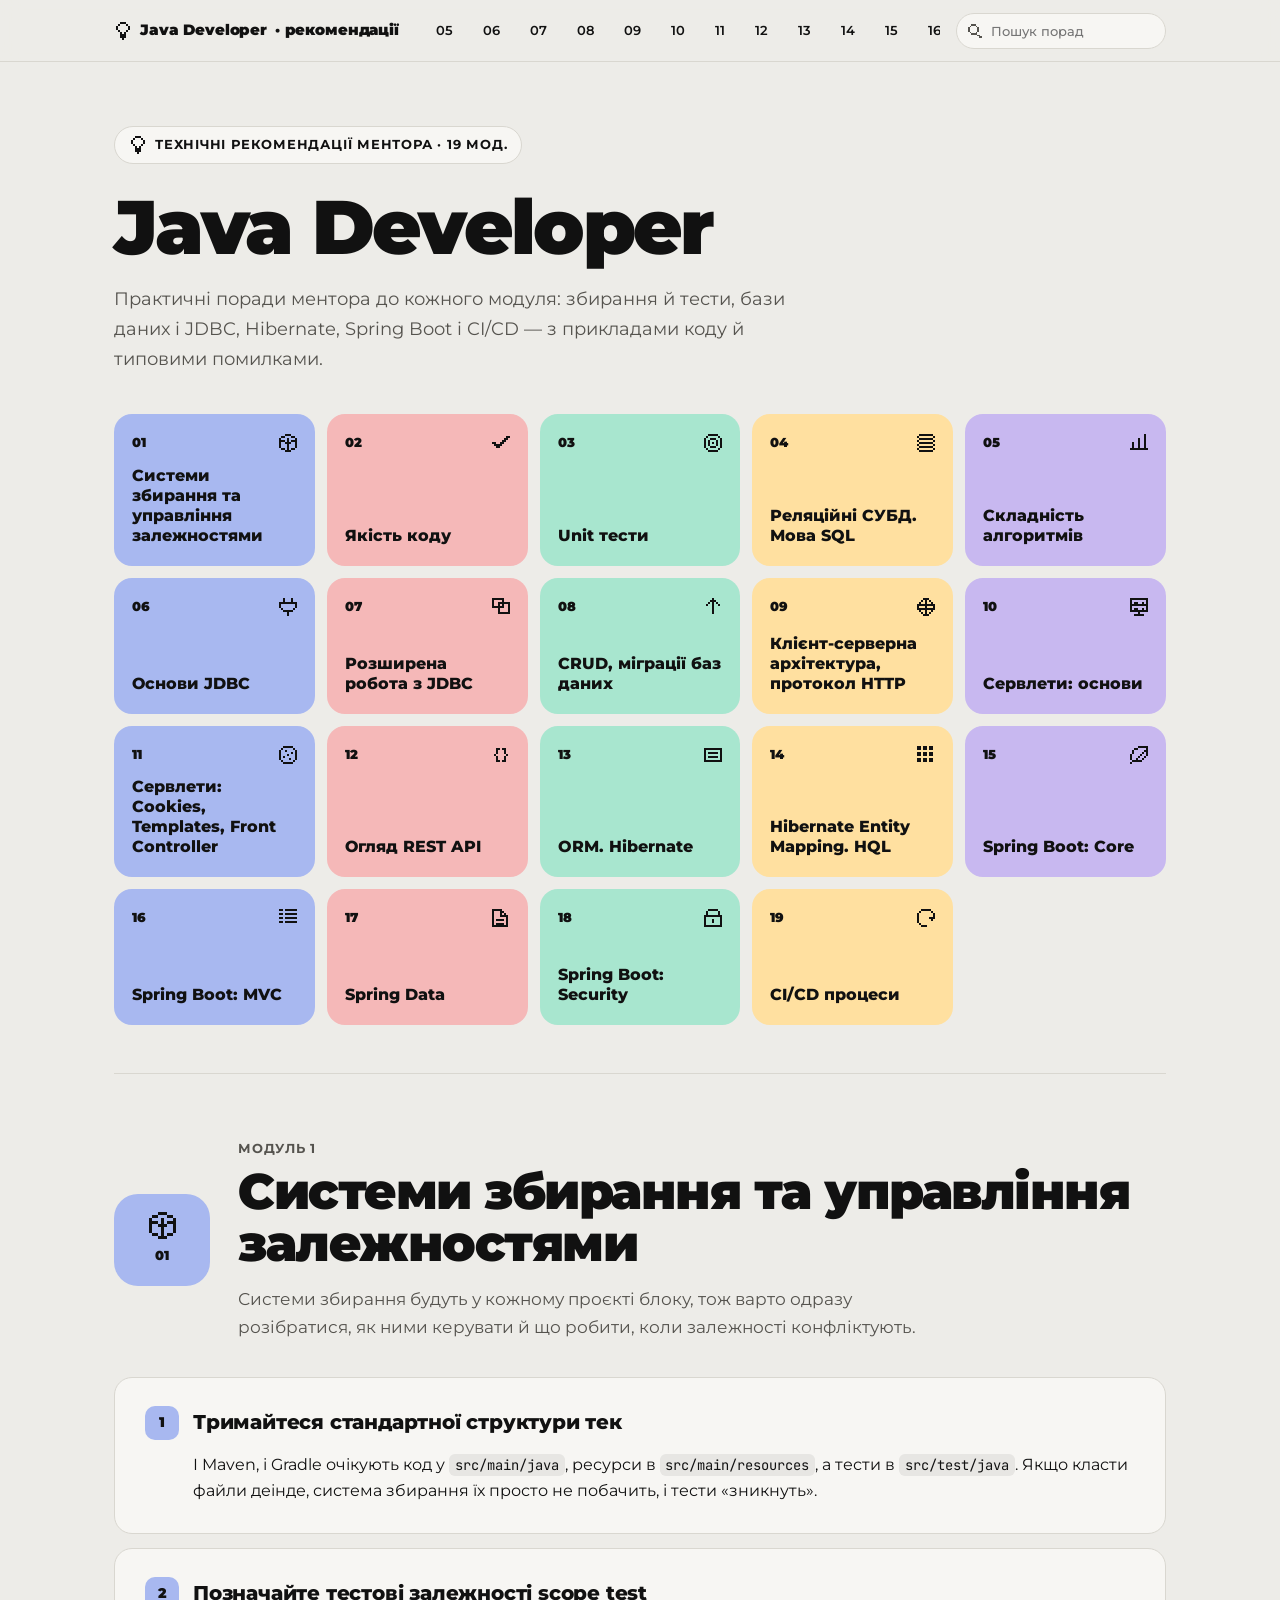
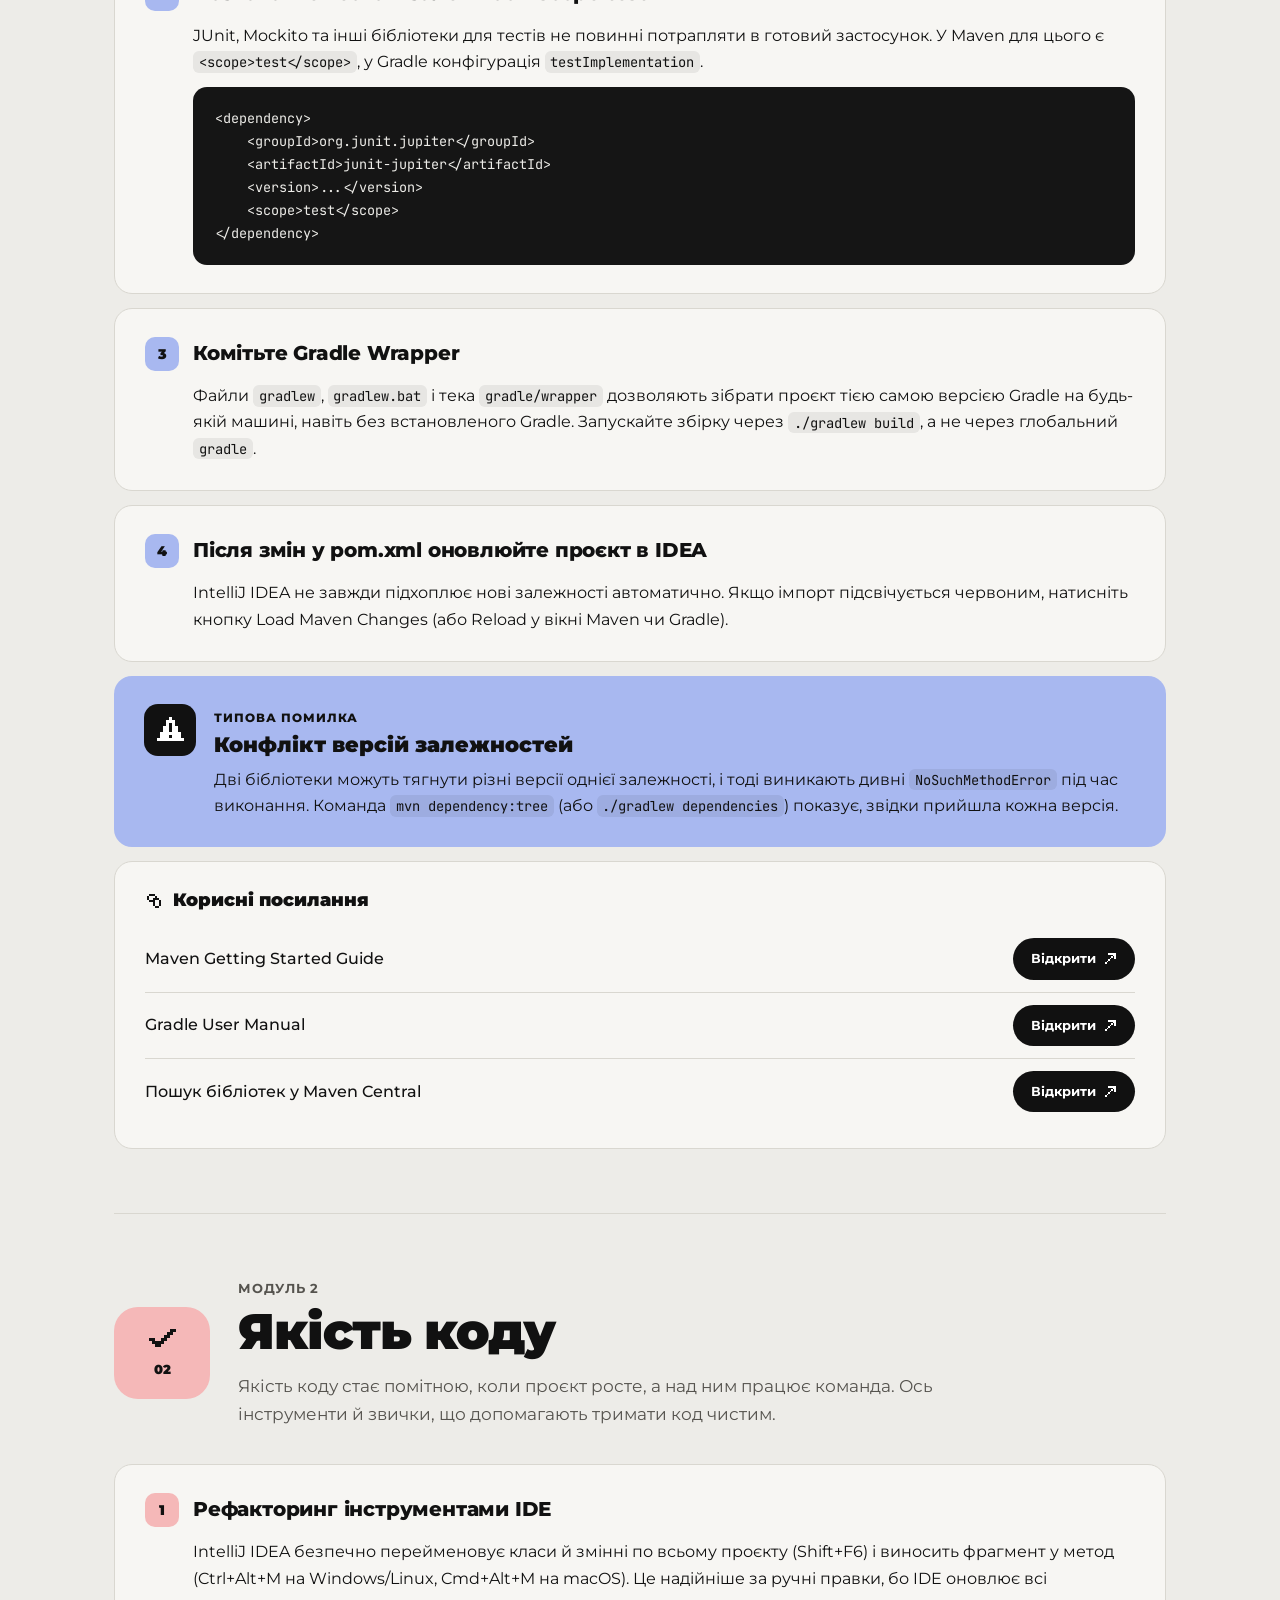
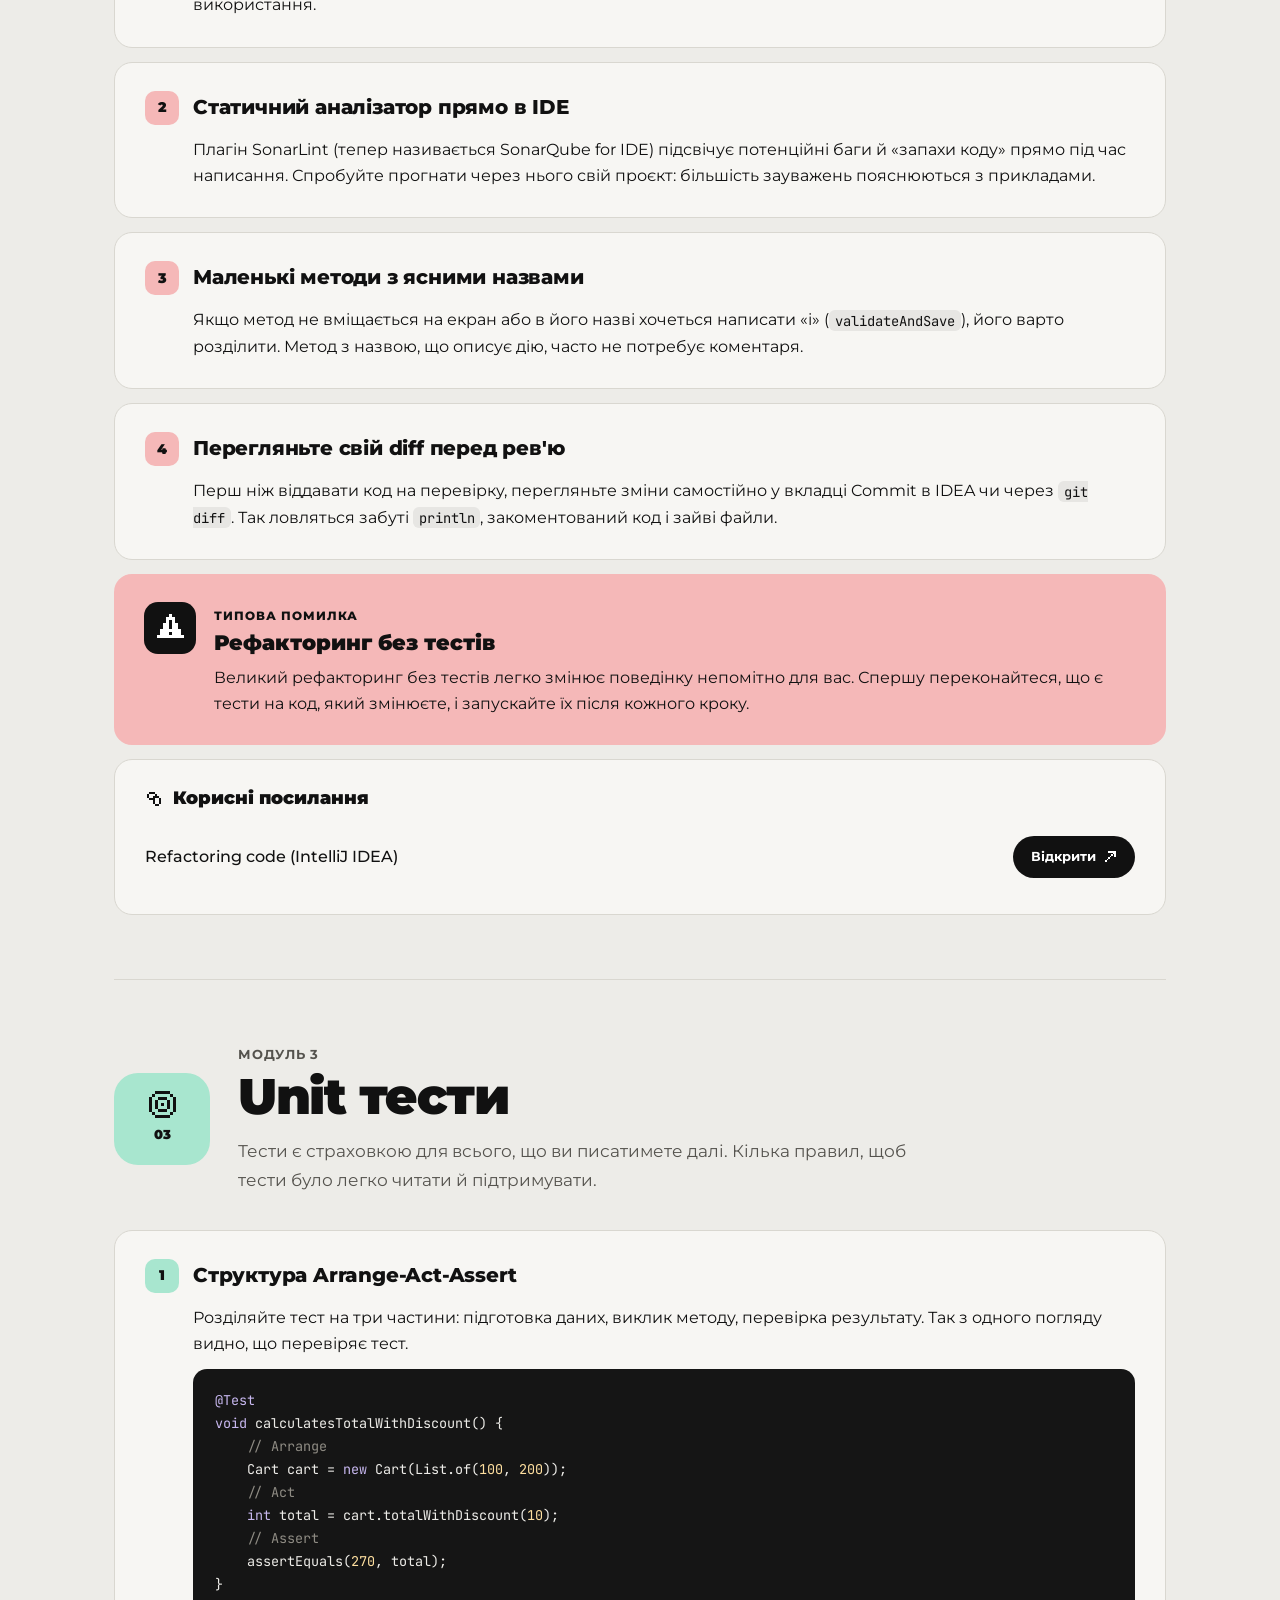
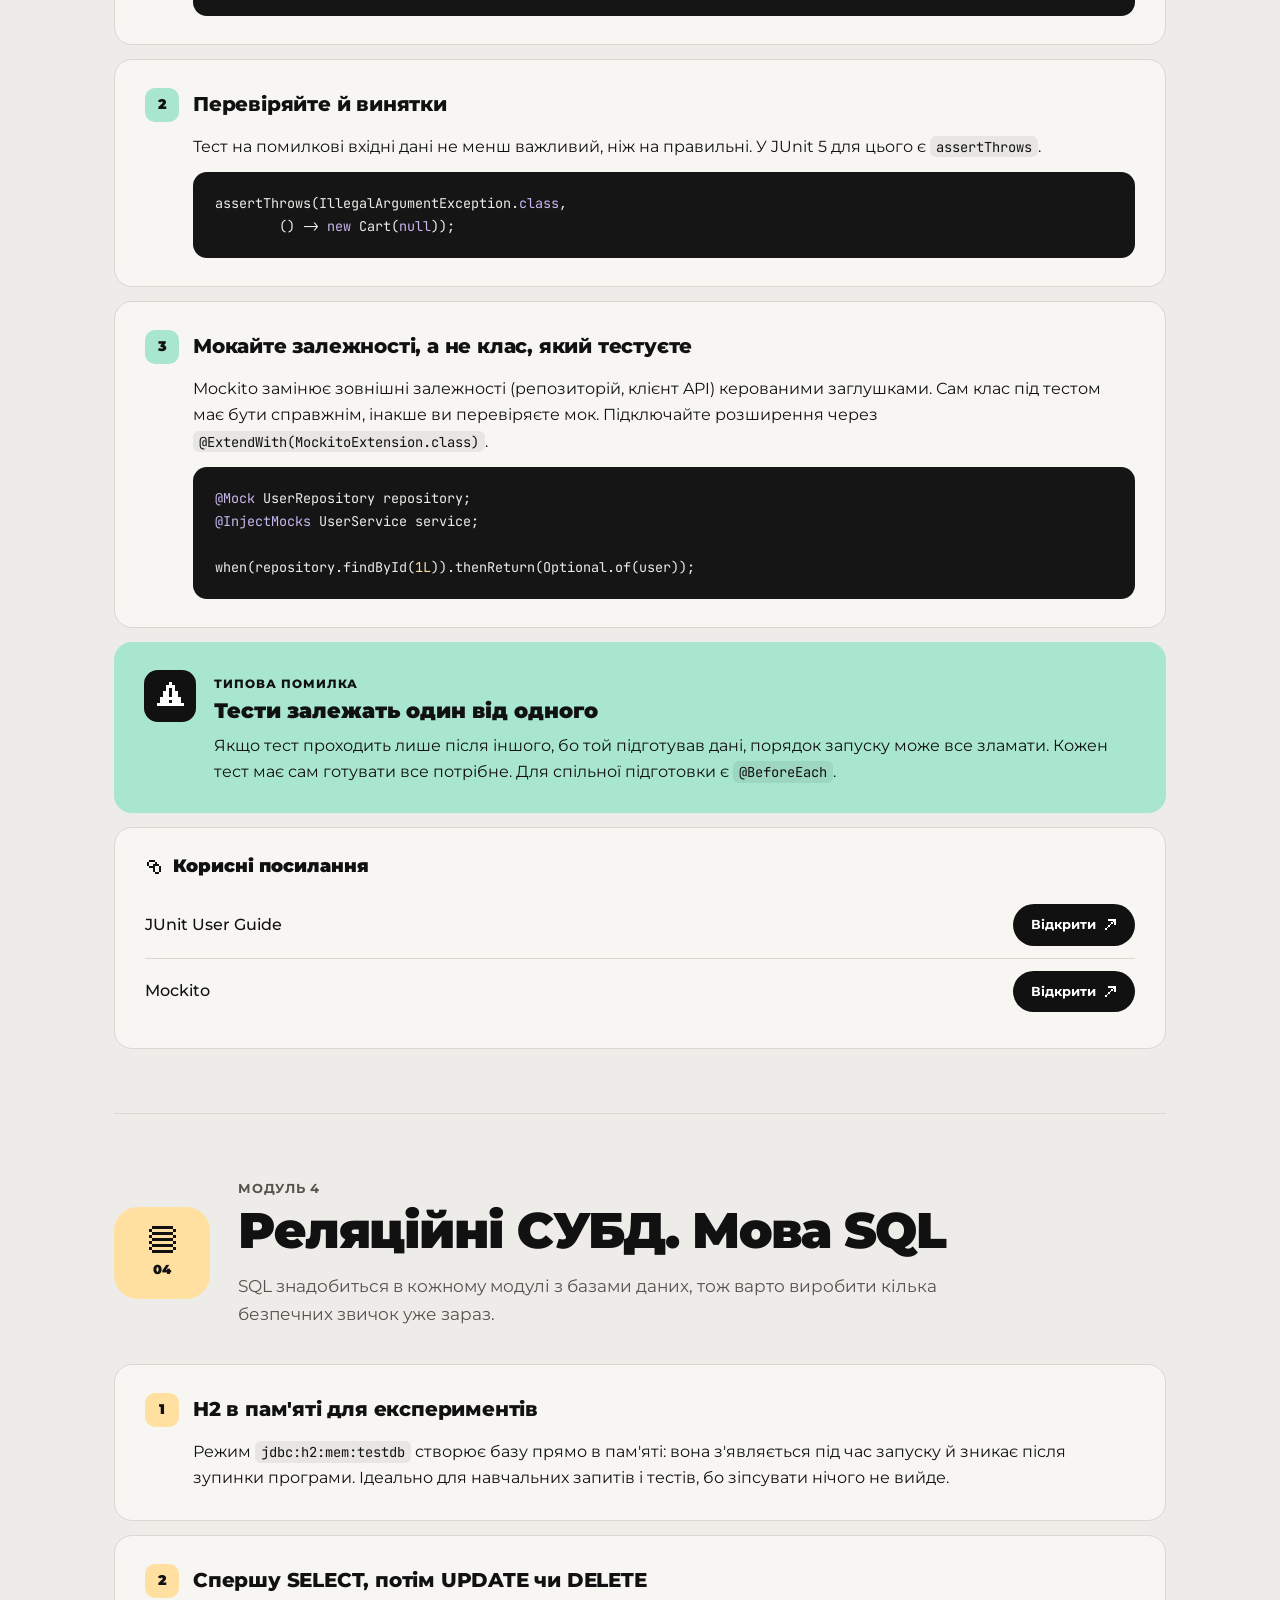
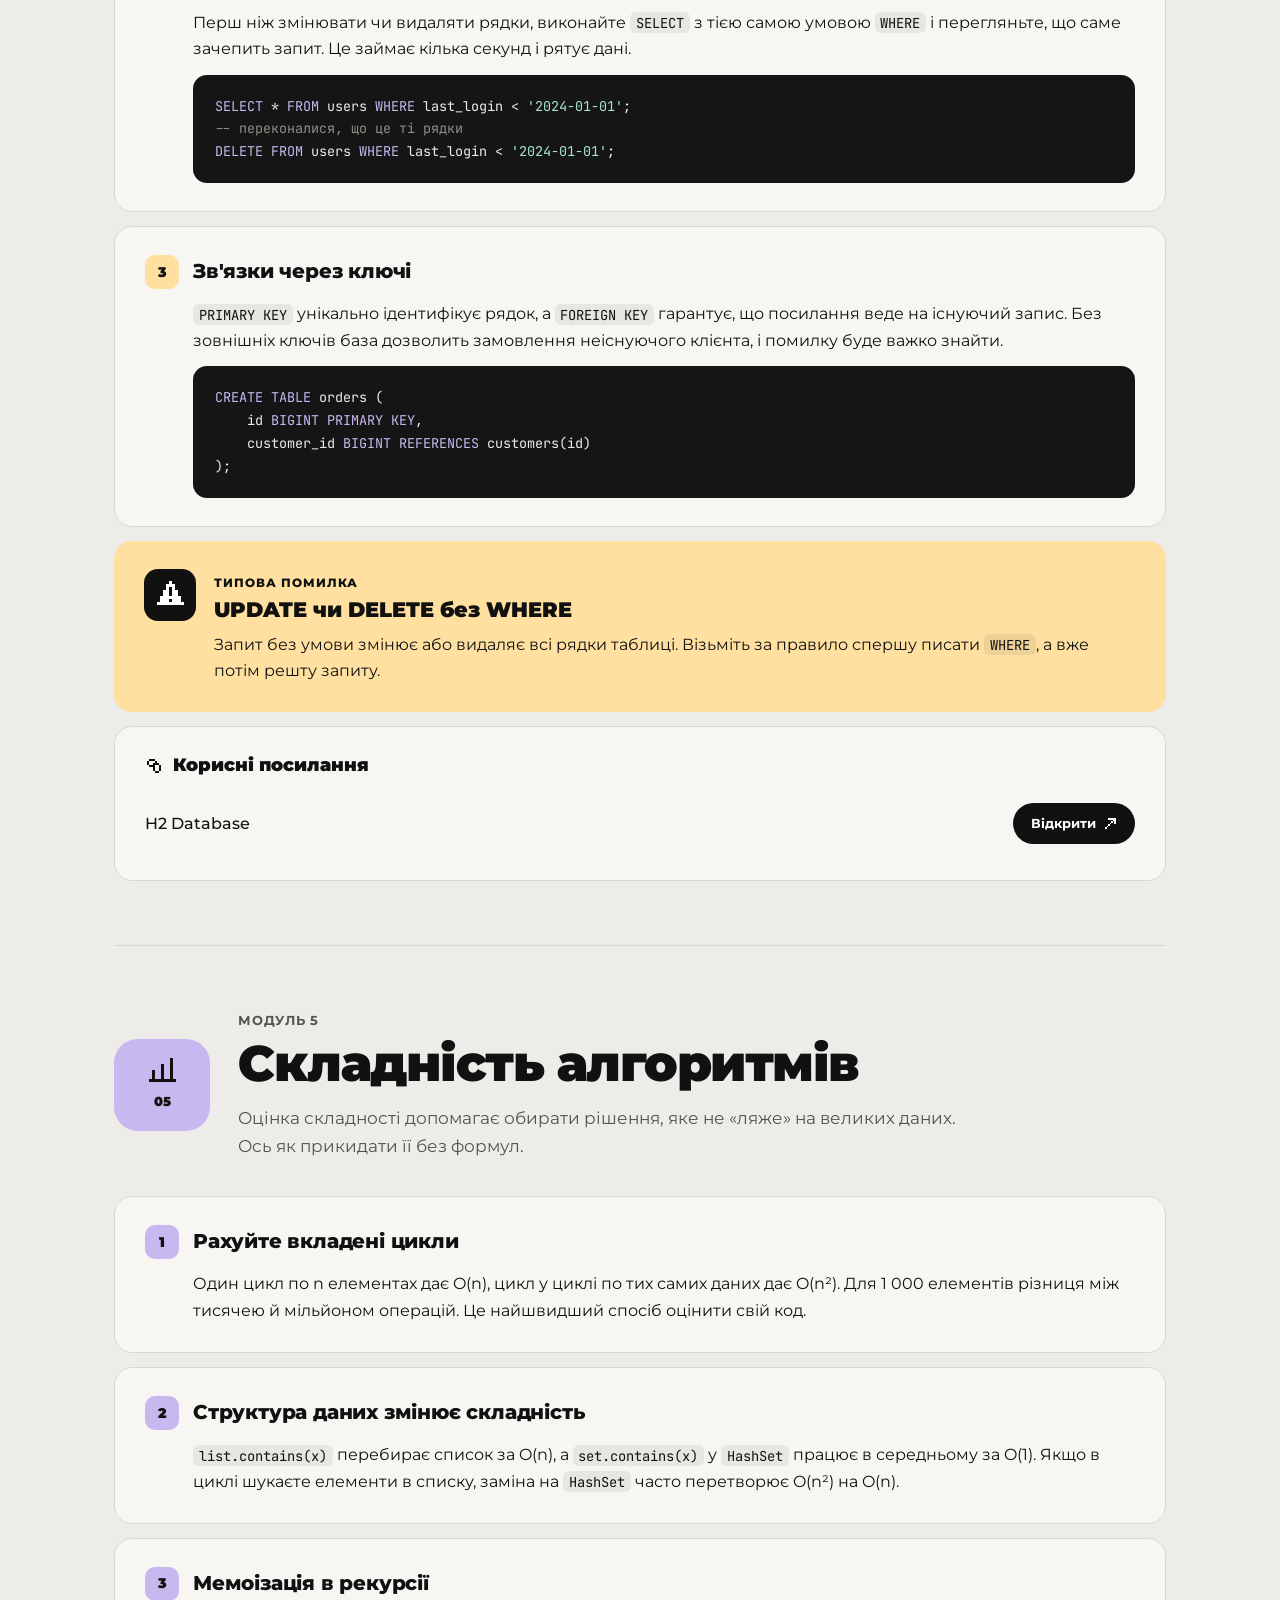
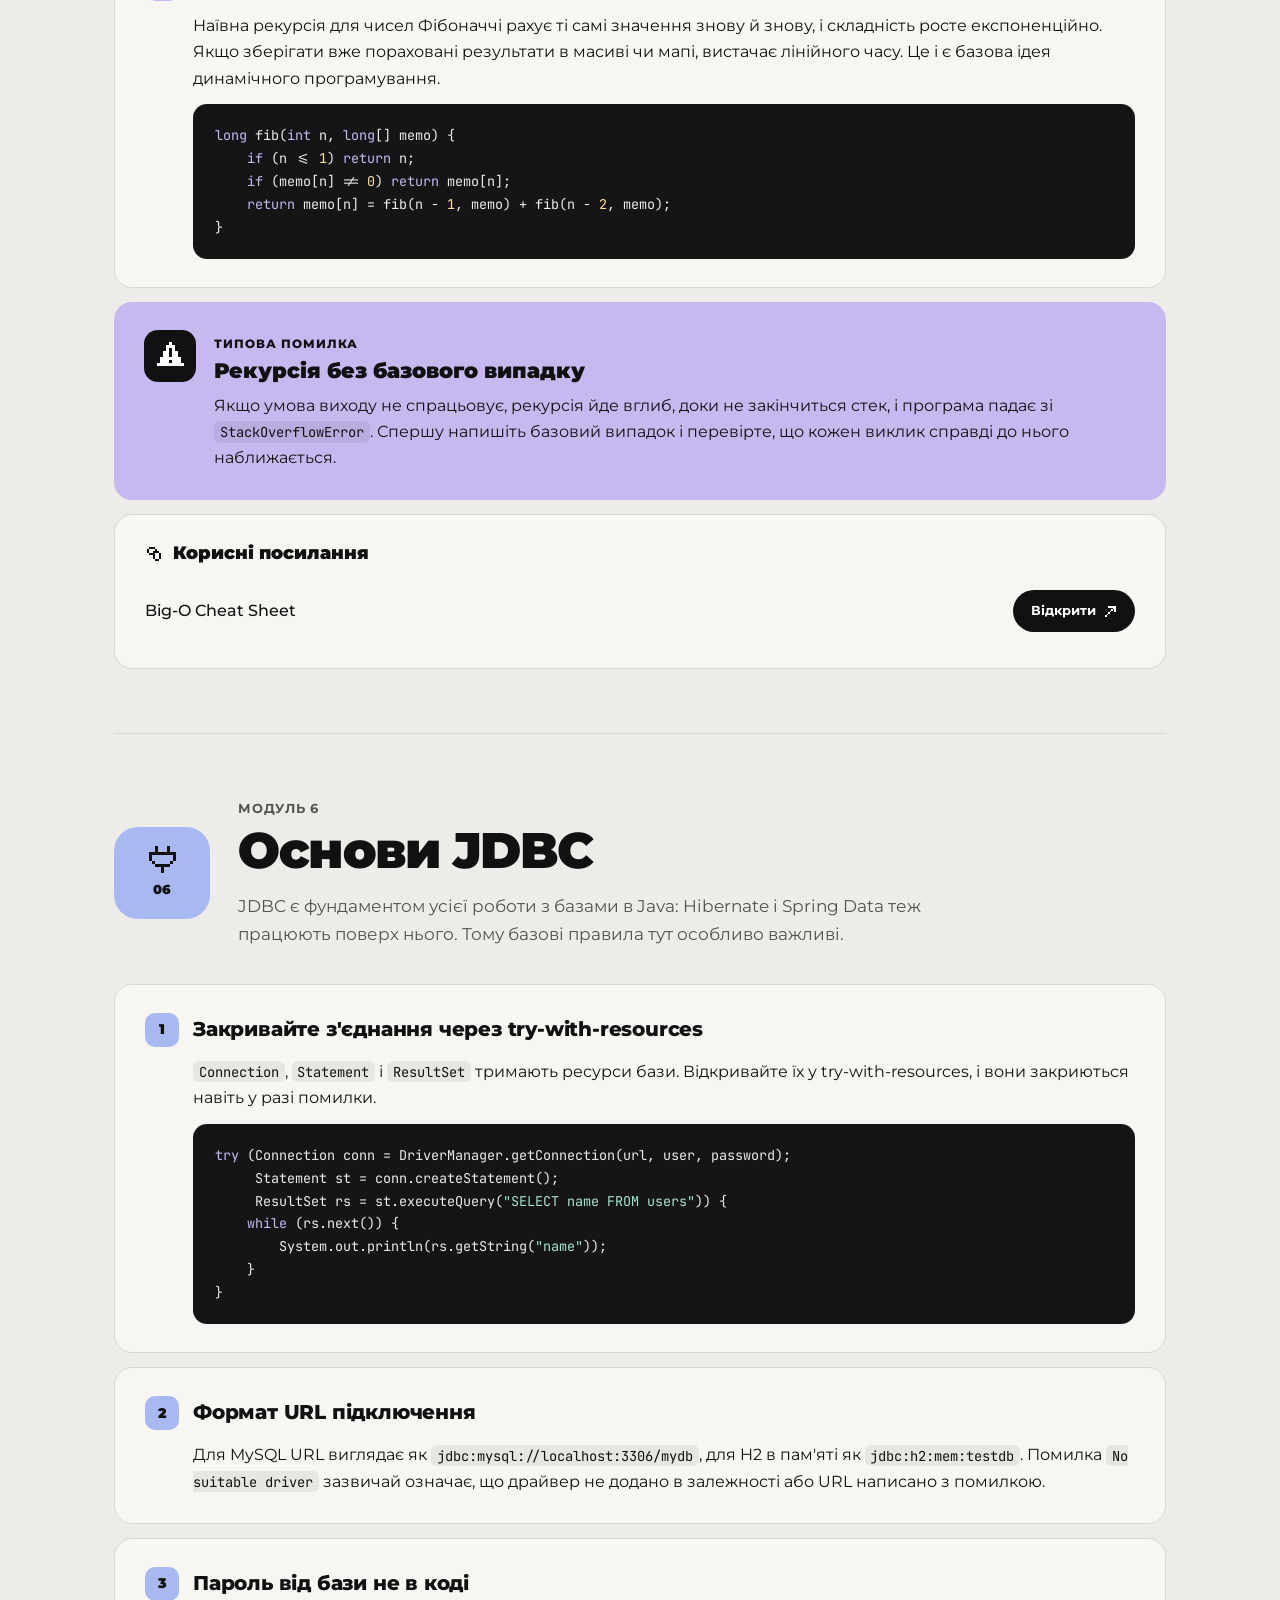
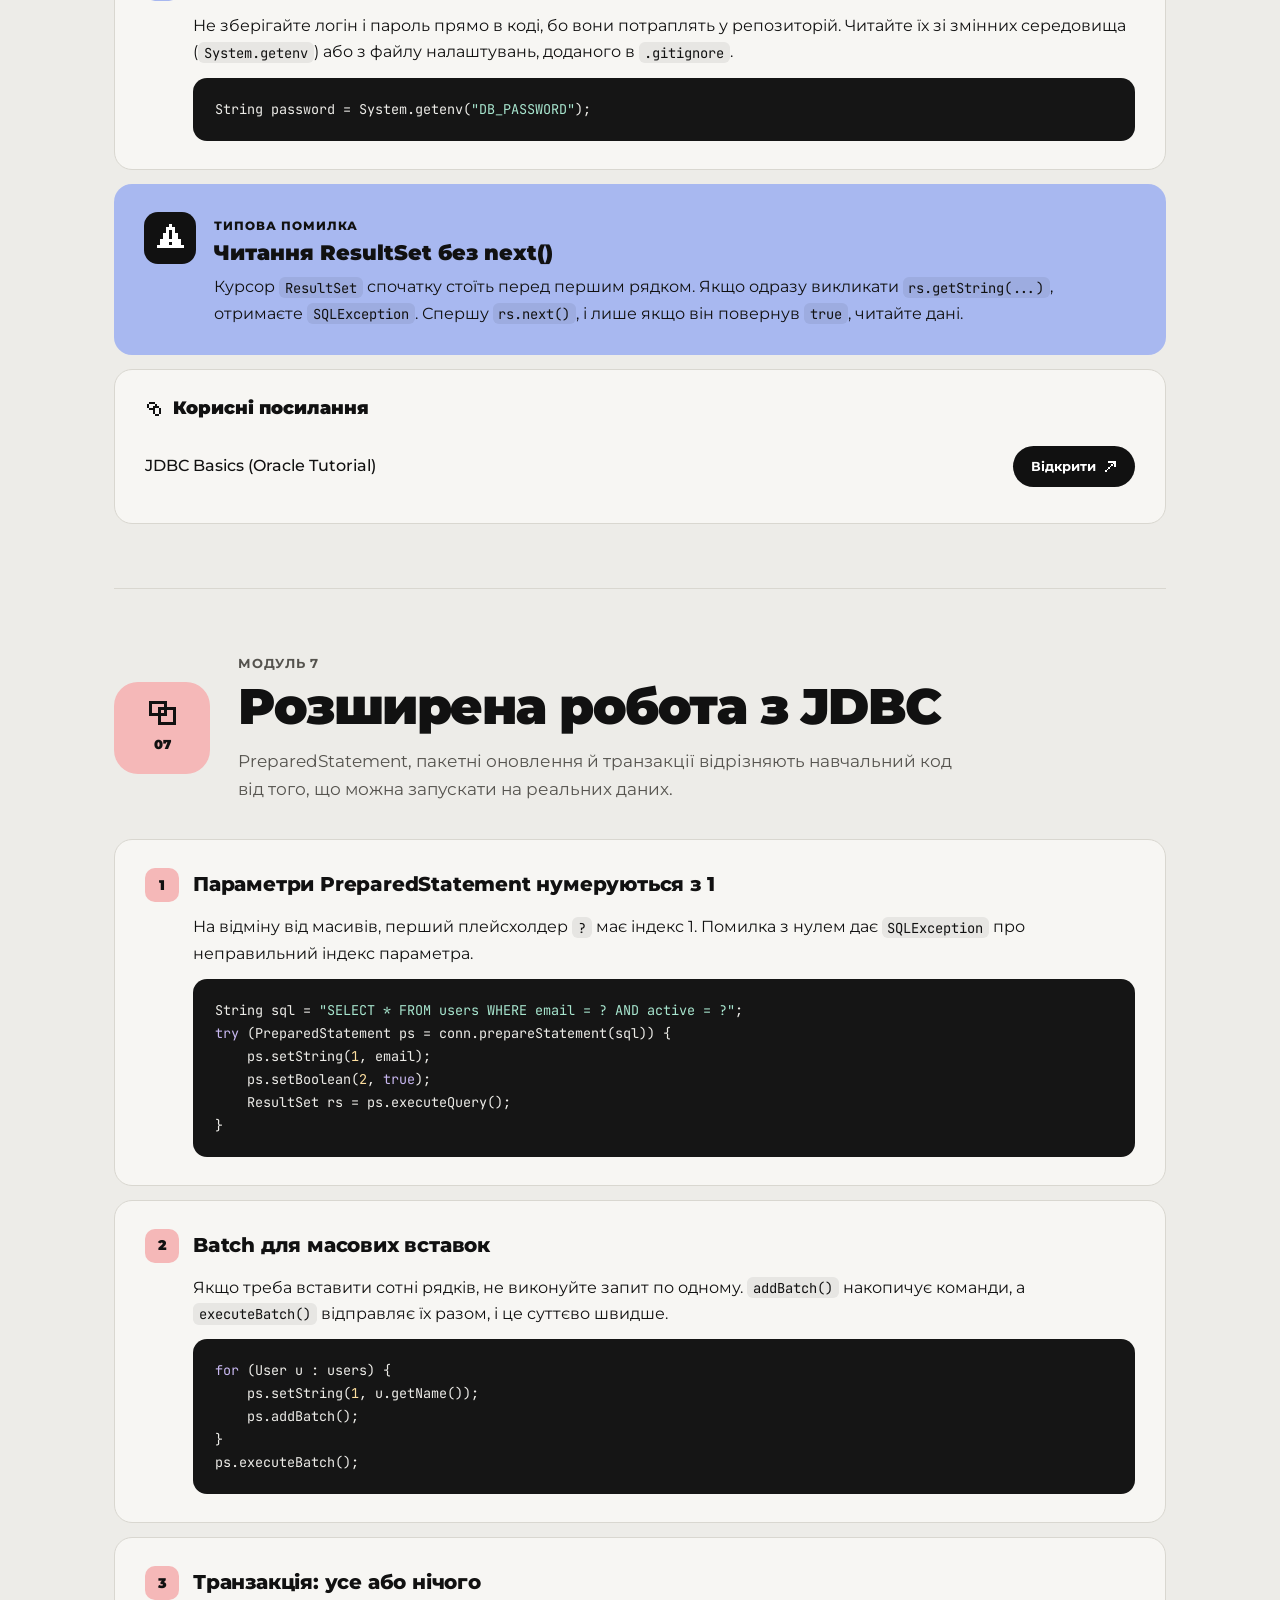
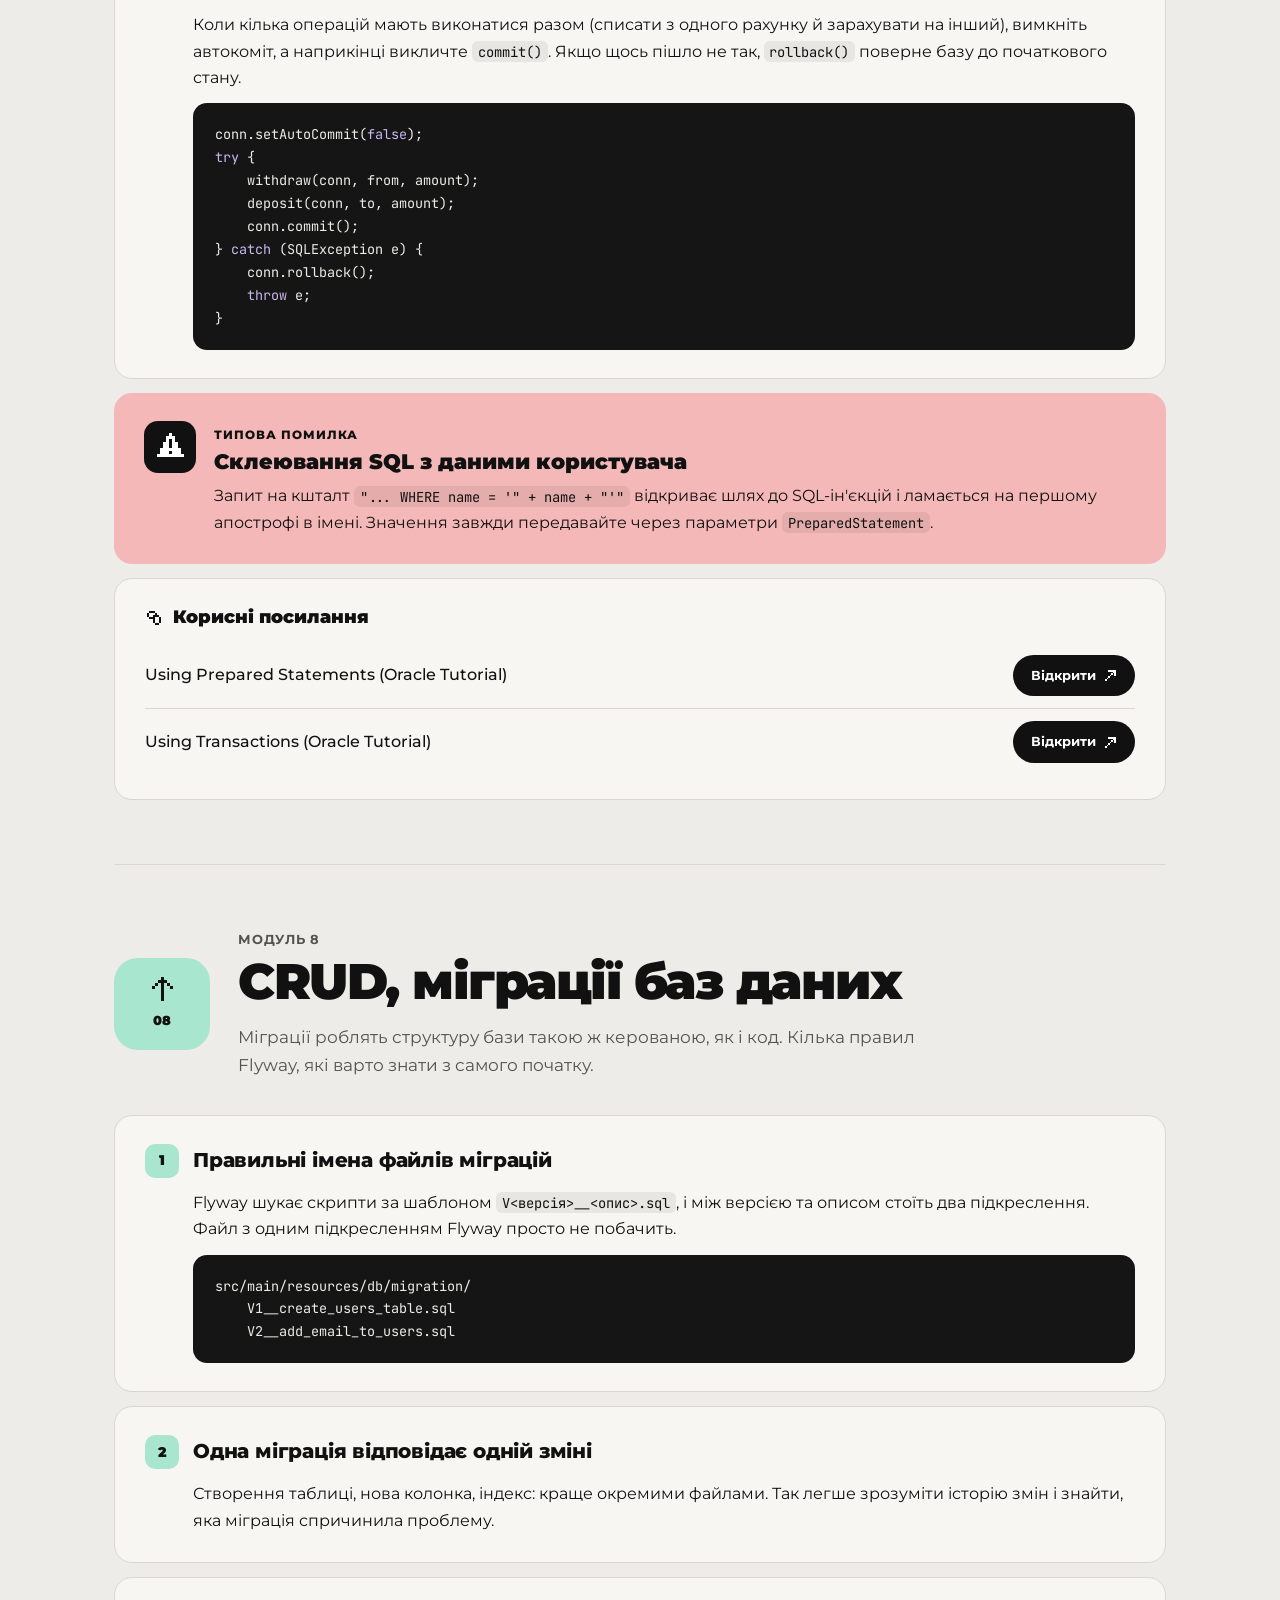
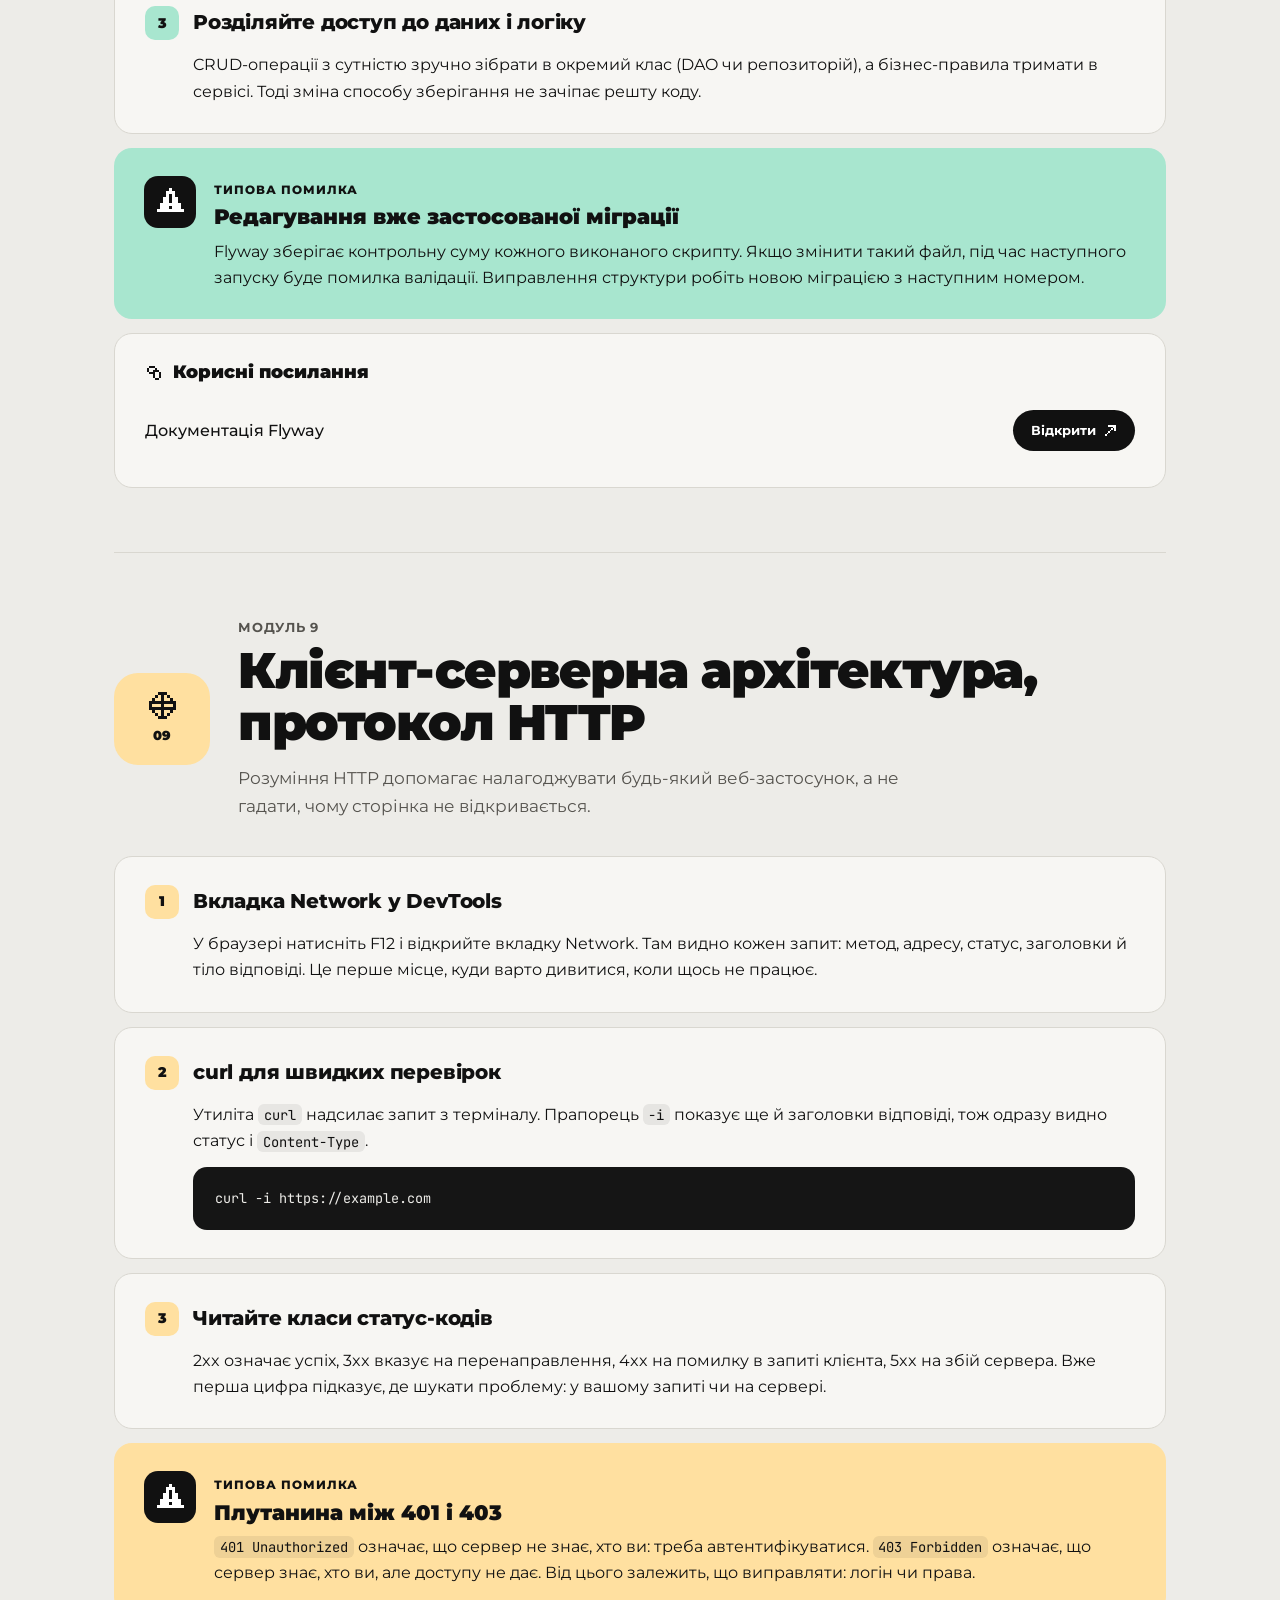
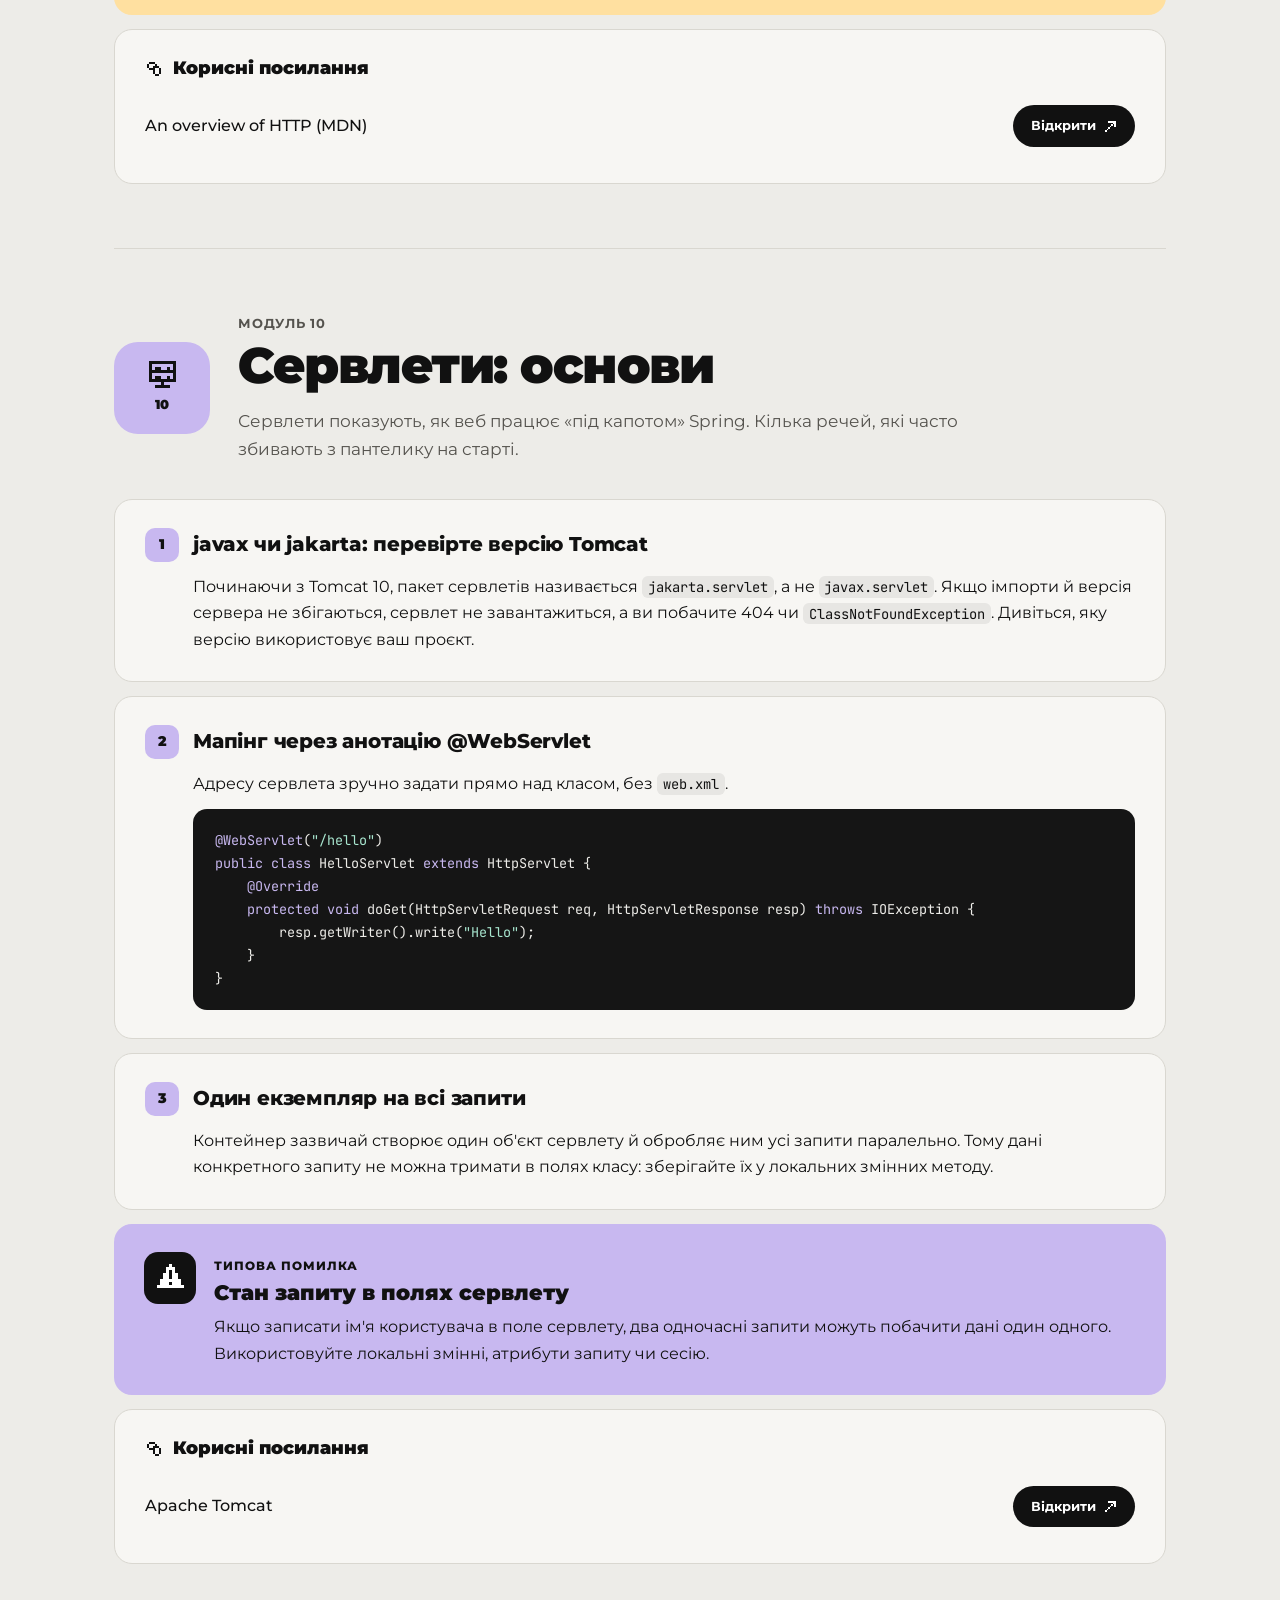
<file: site/java-developer-5be495/index.html>
<!DOCTYPE html>
<html lang="uk">
<head>
  <meta charset="UTF-8" />
  <meta name="viewport" content="width=device-width, initial-scale=1.0" />
  <meta name="robots" content="noindex, nofollow" />
  <title>Java Developer · Технічні рекомендації ментора</title>
  <link rel="preconnect" href="https://fonts.googleapis.com" />
  <link rel="preconnect" href="https://fonts.gstatic.com" crossorigin />
  <link href="https://fonts.googleapis.com/css2?family=Montserrat:wght@400;500;600;700;800;900&family=JetBrains+Mono:wght@400;500&display=swap" rel="stylesheet" />
  <link rel="stylesheet" href="../_shared/recs.css" />
</head>
<body>
<script>
const RECS = {
  course: 'Java Developer',
  subtitle: 'Практичні поради ментора до кожного модуля: збирання й тести, бази даних і JDBC, Hibernate, Spring Boot і CI/CD — з прикладами коду й типовими помилками.',
  modules: [
    {
      title: 'Системи збирання та управління залежностями',
      icon: 'box',
      intro: 'Системи збирання будуть у кожному проєкті блоку, тож варто одразу розібратися, як ними керувати й що робити, коли залежності конфліктують.',
      tips: [
        {
          title: 'Тримайтеся стандартної структури тек',
          body: [
            'І Maven, і Gradle очікують код у <code>src/main/java</code>, ресурси в <code>src/main/resources</code>, а тести в <code>src/test/java</code>. Якщо класти файли деінде, система збирання їх просто не побачить, і тести «зникнуть».'
          ]
        },
        {
          title: 'Позначайте тестові залежності scope test',
          body: [
            'JUnit, Mockito та інші бібліотеки для тестів не повинні потрапляти в готовий застосунок. У Maven для цього є <code>&lt;scope&gt;test&lt;/scope&gt;</code>, у Gradle конфігурація <code>testImplementation</code>.',
            {
              code: `&lt;dependency&gt;
    &lt;groupId&gt;org.junit.jupiter&lt;/groupId&gt;
    &lt;artifactId&gt;junit-jupiter&lt;/artifactId&gt;
    &lt;version&gt;...&lt;/version&gt;
    &lt;scope&gt;test&lt;/scope&gt;
&lt;/dependency&gt;`
            }
          ]
        },
        {
          title: 'Комітьте Gradle Wrapper',
          body: [
            'Файли <code>gradlew</code>, <code>gradlew.bat</code> і тека <code>gradle/wrapper</code> дозволяють зібрати проєкт тією самою версією Gradle на будь-якій машині, навіть без встановленого Gradle. Запускайте збірку через <code>./gradlew build</code>, а не через глобальний <code>gradle</code>.'
          ]
        },
        {
          title: 'Після змін у pom.xml оновлюйте проєкт в IDEA',
          body: [
            'IntelliJ IDEA не завжди підхоплює нові залежності автоматично. Якщо імпорт підсвічується червоним, натисніть кнопку Load Maven Changes (або Reload у вікні Maven чи Gradle).'
          ]
        }
      ],
      mistake: {
        title: 'Конфлікт версій залежностей',
        body: 'Дві бібліотеки можуть тягнути різні версії однієї залежності, і тоді виникають дивні <code>NoSuchMethodError</code> під час виконання. Команда <code>mvn dependency:tree</code> (або <code>./gradlew dependencies</code>) показує, звідки прийшла кожна версія.'
      },
      links: [
        {
          text: 'Maven Getting Started Guide',
          url: 'https://maven.apache.org/guides/getting-started/'
        },
        {
          text: 'Gradle User Manual',
          url: 'https://docs.gradle.org/current/userguide/userguide.html'
        },
        {
          text: 'Пошук бібліотек у Maven Central',
          url: 'https://central.sonatype.com/'
        }
      ]
    },
    {
      title: 'Якість коду',
      icon: 'check',
      intro: 'Якість коду стає помітною, коли проєкт росте, а над ним працює команда. Ось інструменти й звички, що допомагають тримати код чистим.',
      tips: [
        {
          title: 'Рефакторинг інструментами IDE',
          body: [
            'IntelliJ IDEA безпечно перейменовує класи й змінні по всьому проєкту (Shift+F6) і виносить фрагмент у метод (Ctrl+Alt+M на Windows/Linux, Cmd+Alt+M на macOS). Це надійніше за ручні правки, бо IDE оновлює всі використання.'
          ]
        },
        {
          title: 'Статичний аналізатор прямо в IDE',
          body: [
            'Плагін SonarLint (тепер називається SonarQube for IDE) підсвічує потенційні баги й «запахи коду» прямо під час написання. Спробуйте прогнати через нього свій проєкт: більшість зауважень пояснюються з прикладами.'
          ]
        },
        {
          title: 'Маленькі методи з ясними назвами',
          body: [
            'Якщо метод не вміщається на екран або в його назві хочеться написати «і» (<code>validateAndSave</code>), його варто розділити. Метод з назвою, що описує дію, часто не потребує коментаря.'
          ]
        },
        {
          title: 'Перегляньте свій diff перед рев\'ю',
          body: [
            'Перш ніж віддавати код на перевірку, перегляньте зміни самостійно у вкладці Commit в IDEA чи через <code>git diff</code>. Так ловляться забуті <code>println</code>, закоментований код і зайві файли.'
          ]
        }
      ],
      mistake: {
        title: 'Рефакторинг без тестів',
        body: 'Великий рефакторинг без тестів легко змінює поведінку непомітно для вас. Спершу переконайтеся, що є тести на код, який змінюєте, і запускайте їх після кожного кроку.'
      },
      links: [
        {
          text: 'Refactoring code (IntelliJ IDEA)',
          url: 'https://www.jetbrains.com/help/idea/refactoring-source-code.html'
        }
      ]
    },
    {
      title: 'Unit тести',
      icon: 'target',
      intro: 'Тести є страховкою для всього, що ви писатимете далі. Кілька правил, щоб тести було легко читати й підтримувати.',
      tips: [
        {
          title: 'Структура Arrange-Act-Assert',
          body: [
            'Розділяйте тест на три частини: підготовка даних, виклик методу, перевірка результату. Так з одного погляду видно, що перевіряє тест.',
            {
              code: `<span class="kw">@Test</span>
<span class="kw">void</span> calculatesTotalWithDiscount() {
    <span class="cm">// Arrange</span>
    Cart cart = <span class="kw">new</span> Cart(List.of(<span class="nm">100</span>, <span class="nm">200</span>));
    <span class="cm">// Act</span>
    <span class="kw">int</span> total = cart.totalWithDiscount(<span class="nm">10</span>);
    <span class="cm">// Assert</span>
    assertEquals(<span class="nm">270</span>, total);
}`
            }
          ]
        },
        {
          title: 'Перевіряйте й винятки',
          body: [
            'Тест на помилкові вхідні дані не менш важливий, ніж на правильні. У JUnit 5 для цього є <code>assertThrows</code>.',
            {
              code: `assertThrows(IllegalArgumentException.<span class="kw">class</span>,
        () -&gt; <span class="kw">new</span> Cart(<span class="kw">null</span>));`
            }
          ]
        },
        {
          title: 'Мокайте залежності, а не клас, який тестуєте',
          body: [
            'Mockito замінює зовнішні залежності (репозиторій, клієнт API) керованими заглушками. Сам клас під тестом має бути справжнім, інакше ви перевіряєте мок. Підключайте розширення через <code>@ExtendWith(MockitoExtension.class)</code>.',
            {
              code: `<span class="kw">@Mock</span> UserRepository repository;
<span class="kw">@InjectMocks</span> UserService service;

when(repository.findById(<span class="nm">1L</span>)).thenReturn(Optional.of(user));`
            }
          ]
        }
      ],
      mistake: {
        title: 'Тести залежать один від одного',
        body: 'Якщо тест проходить лише після іншого, бо той підготував дані, порядок запуску може все зламати. Кожен тест має сам готувати все потрібне. Для спільної підготовки є <code>@BeforeEach</code>.'
      },
      links: [
        {
          text: 'JUnit User Guide',
          url: 'https://junit.org/junit5/docs/current/user-guide/'
        },
        {
          text: 'Mockito',
          url: 'https://site.mockito.org/'
        }
      ]
    },
    {
      title: 'Реляційні СУБД. Мова SQL',
      icon: 'db',
      intro: 'SQL знадобиться в кожному модулі з базами даних, тож варто виробити кілька безпечних звичок уже зараз.',
      tips: [
        {
          title: 'H2 в пам\'яті для експериментів',
          body: [
            'Режим <code>jdbc:h2:mem:testdb</code> створює базу прямо в пам\'яті: вона з\'являється під час запуску й зникає після зупинки програми. Ідеально для навчальних запитів і тестів, бо зіпсувати нічого не вийде.'
          ]
        },
        {
          title: 'Спершу SELECT, потім UPDATE чи DELETE',
          body: [
            'Перш ніж змінювати чи видаляти рядки, виконайте <code>SELECT</code> з тією самою умовою <code>WHERE</code> і перегляньте, що саме зачепить запит. Це займає кілька секунд і рятує дані.',
            {
              code: `<span class="kw">SELECT</span> * <span class="kw">FROM</span> users <span class="kw">WHERE</span> last_login &lt; <span class="st">'2024-01-01'</span>;
<span class="cm">-- переконалися, що це ті рядки</span>
<span class="kw">DELETE</span> <span class="kw">FROM</span> users <span class="kw">WHERE</span> last_login &lt; <span class="st">'2024-01-01'</span>;`
            }
          ]
        },
        {
          title: 'Зв\'язки через ключі',
          body: [
            '<code>PRIMARY KEY</code> унікально ідентифікує рядок, а <code>FOREIGN KEY</code> гарантує, що посилання веде на існуючий запис. Без зовнішніх ключів база дозволить замовлення неіснуючого клієнта, і помилку буде важко знайти.',
            {
              code: `<span class="kw">CREATE</span> <span class="kw">TABLE</span> orders (
    id <span class="kw">BIGINT</span> <span class="kw">PRIMARY</span> <span class="kw">KEY</span>,
    customer_id <span class="kw">BIGINT</span> <span class="kw">REFERENCES</span> customers(id)
);`
            }
          ]
        }
      ],
      mistake: {
        title: 'UPDATE чи DELETE без WHERE',
        body: 'Запит без умови змінює або видаляє всі рядки таблиці. Візьміть за правило спершу писати <code>WHERE</code>, а вже потім решту запиту.'
      },
      links: [
        {
          text: 'H2 Database',
          url: 'https://www.h2database.com/html/main.html'
        }
      ]
    },
    {
      title: 'Складність алгоритмів',
      icon: 'chart',
      intro: 'Оцінка складності допомагає обирати рішення, яке не «ляже» на великих даних. Ось як прикидати її без формул.',
      tips: [
        {
          title: 'Рахуйте вкладені цикли',
          body: [
            'Один цикл по n елементах дає O(n), цикл у циклі по тих самих даних дає O(n²). Для 1 000 елементів різниця між тисячею й мільйоном операцій. Це найшвидший спосіб оцінити свій код.'
          ]
        },
        {
          title: 'Структура даних змінює складність',
          body: [
            '<code>list.contains(x)</code> перебирає список за O(n), а <code>set.contains(x)</code> у <code>HashSet</code> працює в середньому за O(1). Якщо в циклі шукаєте елементи в списку, заміна на <code>HashSet</code> часто перетворює O(n²) на O(n).'
          ]
        },
        {
          title: 'Мемоізація в рекурсії',
          body: [
            'Наївна рекурсія для чисел Фібоначчі рахує ті самі значення знову й знову, і складність росте експоненційно. Якщо зберігати вже пораховані результати в масиві чи мапі, вистачає лінійного часу. Це і є базова ідея динамічного програмування.',
            {
              code: `<span class="kw">long</span> fib(<span class="kw">int</span> n, <span class="kw">long</span>[] memo) {
    <span class="kw">if</span> (n &lt;= <span class="nm">1</span>) <span class="kw">return</span> n;
    <span class="kw">if</span> (memo[n] != <span class="nm">0</span>) <span class="kw">return</span> memo[n];
    <span class="kw">return</span> memo[n] = fib(n - <span class="nm">1</span>, memo) + fib(n - <span class="nm">2</span>, memo);
}`
            }
          ]
        }
      ],
      mistake: {
        title: 'Рекурсія без базового випадку',
        body: 'Якщо умова виходу не спрацьовує, рекурсія йде вглиб, доки не закінчиться стек, і програма падає зі <code>StackOverflowError</code>. Спершу напишіть базовий випадок і перевірте, що кожен виклик справді до нього наближається.'
      },
      links: [
        {
          text: 'Big-O Cheat Sheet',
          url: 'https://www.bigocheatsheet.com/'
        }
      ]
    },
    {
      title: 'Основи JDBC',
      icon: 'plug',
      intro: 'JDBC є фундаментом усієї роботи з базами в Java: Hibernate і Spring Data теж працюють поверх нього. Тому базові правила тут особливо важливі.',
      tips: [
        {
          title: 'Закривайте з\'єднання через try-with-resources',
          body: [
            '<code>Connection</code>, <code>Statement</code> і <code>ResultSet</code> тримають ресурси бази. Відкривайте їх у try-with-resources, і вони закриються навіть у разі помилки.',
            {
              code: `<span class="kw">try</span> (Connection conn = DriverManager.getConnection(url, user, password);
     Statement st = conn.createStatement();
     ResultSet rs = st.executeQuery(<span class="st">"SELECT name FROM users"</span>)) {
    <span class="kw">while</span> (rs.next()) {
        System.out.println(rs.getString(<span class="st">"name"</span>));
    }
}`
            }
          ]
        },
        {
          title: 'Формат URL підключення',
          body: [
            'Для MySQL URL виглядає як <code>jdbc:mysql://localhost:3306/mydb</code>, для H2 в пам\'яті як <code>jdbc:h2:mem:testdb</code>. Помилка <code>No suitable driver</code> зазвичай означає, що драйвер не додано в залежності або URL написано з помилкою.'
          ]
        },
        {
          title: 'Пароль від бази не в коді',
          body: [
            'Не зберігайте логін і пароль прямо в коді, бо вони потраплять у репозиторій. Читайте їх зі змінних середовища (<code>System.getenv</code>) або з файлу налаштувань, доданого в <code>.gitignore</code>.',
            {
              code: 'String password = System.getenv(<span class="st">"DB_PASSWORD"</span>);'
            }
          ]
        }
      ],
      mistake: {
        title: 'Читання ResultSet без next()',
        body: 'Курсор <code>ResultSet</code> спочатку стоїть перед першим рядком. Якщо одразу викликати <code>rs.getString(...)</code>, отримаєте <code>SQLException</code>. Спершу <code>rs.next()</code>, і лише якщо він повернув <code>true</code>, читайте дані.'
      },
      links: [
        {
          text: 'JDBC Basics (Oracle Tutorial)',
          url: 'https://docs.oracle.com/javase/tutorial/jdbc/basics/'
        }
      ]
    },
    {
      title: 'Розширена робота з JDBC',
      icon: 'layers',
      intro: 'PreparedStatement, пакетні оновлення й транзакції відрізняють навчальний код від того, що можна запускати на реальних даних.',
      tips: [
        {
          title: 'Параметри PreparedStatement нумеруються з 1',
          body: [
            'На відміну від масивів, перший плейсхолдер <code>?</code> має індекс 1. Помилка з нулем дає <code>SQLException</code> про неправильний індекс параметра.',
            {
              code: `String sql = <span class="st">"SELECT * FROM users WHERE email = ? AND active = ?"</span>;
<span class="kw">try</span> (PreparedStatement ps = conn.prepareStatement(sql)) {
    ps.setString(<span class="nm">1</span>, email);
    ps.setBoolean(<span class="nm">2</span>, <span class="kw">true</span>);
    ResultSet rs = ps.executeQuery();
}`
            }
          ]
        },
        {
          title: 'Batch для масових вставок',
          body: [
            'Якщо треба вставити сотні рядків, не виконуйте запит по одному. <code>addBatch()</code> накопичує команди, а <code>executeBatch()</code> відправляє їх разом, і це суттєво швидше.',
            {
              code: `<span class="kw">for</span> (User u : users) {
    ps.setString(<span class="nm">1</span>, u.getName());
    ps.addBatch();
}
ps.executeBatch();`
            }
          ]
        },
        {
          title: 'Транзакція: усе або нічого',
          body: [
            'Коли кілька операцій мають виконатися разом (списати з одного рахунку й зарахувати на інший), вимкніть автокоміт, а наприкінці викличте <code>commit()</code>. Якщо щось пішло не так, <code>rollback()</code> поверне базу до початкового стану.',
            {
              code: `conn.setAutoCommit(<span class="kw">false</span>);
<span class="kw">try</span> {
    withdraw(conn, from, amount);
    deposit(conn, to, amount);
    conn.commit();
} <span class="kw">catch</span> (SQLException e) {
    conn.rollback();
    <span class="kw">throw</span> e;
}`
            }
          ]
        }
      ],
      mistake: {
        title: 'Склеювання SQL з даними користувача',
        body: 'Запит на кшталт <code>"... WHERE name = \'" + name + "\'"</code> відкриває шлях до SQL-ін\'єкцій і ламається на першому апострофі в імені. Значення завжди передавайте через параметри <code>PreparedStatement</code>.'
      },
      links: [
        {
          text: 'Using Prepared Statements (Oracle Tutorial)',
          url: 'https://docs.oracle.com/javase/tutorial/jdbc/basics/prepared.html'
        },
        {
          text: 'Using Transactions (Oracle Tutorial)',
          url: 'https://docs.oracle.com/javase/tutorial/jdbc/basics/transactions.html'
        }
      ]
    },
    {
      title: 'CRUD, міграції баз даних',
      icon: 'up',
      intro: 'Міграції роблять структуру бази такою ж керованою, як і код. Кілька правил Flyway, які варто знати з самого початку.',
      tips: [
        {
          title: 'Правильні імена файлів міграцій',
          body: [
            'Flyway шукає скрипти за шаблоном <code>V&lt;версія&gt;__&lt;опис&gt;.sql</code>, і між версією та описом стоїть два підкреслення. Файл з одним підкресленням Flyway просто не побачить.',
            {
              code: `src/main/resources/db/migration/
    V1__create_users_table.sql
    V2__add_email_to_users.sql`
            }
          ]
        },
        {
          title: 'Одна міграція відповідає одній зміні',
          body: [
            'Створення таблиці, нова колонка, індекс: краще окремими файлами. Так легше зрозуміти історію змін і знайти, яка міграція спричинила проблему.'
          ]
        },
        {
          title: 'Розділяйте доступ до даних і логіку',
          body: [
            'CRUD-операції з сутністю зручно зібрати в окремий клас (DAO чи репозиторій), а бізнес-правила тримати в сервісі. Тоді зміна способу зберігання не зачіпає решту коду.'
          ]
        }
      ],
      mistake: {
        title: 'Редагування вже застосованої міграції',
        body: 'Flyway зберігає контрольну суму кожного виконаного скрипту. Якщо змінити такий файл, під час наступного запуску буде помилка валідації. Виправлення структури робіть новою міграцією з наступним номером.'
      },
      links: [
        {
          text: 'Документація Flyway',
          url: 'https://documentation.red-gate.com/fd'
        }
      ]
    },
    {
      title: 'Клієнт-серверна архітектура, протокол HTTP',
      icon: 'globe',
      intro: 'Розуміння HTTP допомагає налагоджувати будь-який веб-застосунок, а не гадати, чому сторінка не відкривається.',
      tips: [
        {
          title: 'Вкладка Network у DevTools',
          body: [
            'У браузері натисніть F12 і відкрийте вкладку Network. Там видно кожен запит: метод, адресу, статус, заголовки й тіло відповіді. Це перше місце, куди варто дивитися, коли щось не працює.'
          ]
        },
        {
          title: 'curl для швидких перевірок',
          body: [
            'Утиліта <code>curl</code> надсилає запит з терміналу. Прапорець <code>-i</code> показує ще й заголовки відповіді, тож одразу видно статус і <code>Content-Type</code>.',
            {
              code: 'curl -i https://example.com'
            }
          ]
        },
        {
          title: 'Читайте класи статус-кодів',
          body: [
            '2xx означає успіх, 3xx вказує на перенаправлення, 4xx на помилку в запиті клієнта, 5xx на збій сервера. Вже перша цифра підказує, де шукати проблему: у вашому запиті чи на сервері.'
          ]
        }
      ],
      mistake: {
        title: 'Плутанина між 401 і 403',
        body: '<code>401 Unauthorized</code> означає, що сервер не знає, хто ви: треба автентифікуватися. <code>403 Forbidden</code> означає, що сервер знає, хто ви, але доступу не дає. Від цього залежить, що виправляти: логін чи права.'
      },
      links: [
        {
          text: 'An overview of HTTP (MDN)',
          url: 'https://developer.mozilla.org/en-US/docs/Web/HTTP/Overview'
        }
      ]
    },
    {
      title: 'Сервлети: основи',
      icon: 'server',
      intro: 'Сервлети показують, як веб працює «під капотом» Spring. Кілька речей, які часто збивають з пантелику на старті.',
      tips: [
        {
          title: 'javax чи jakarta: перевірте версію Tomcat',
          body: [
            'Починаючи з Tomcat 10, пакет сервлетів називається <code>jakarta.servlet</code>, а не <code>javax.servlet</code>. Якщо імпорти й версія сервера не збігаються, сервлет не завантажиться, а ви побачите 404 чи <code>ClassNotFoundException</code>. Дивіться, яку версію використовує ваш проєкт.'
          ]
        },
        {
          title: 'Мапінг через анотацію @WebServlet',
          body: [
            'Адресу сервлета зручно задати прямо над класом, без <code>web.xml</code>.',
            {
              code: `<span class="kw">@WebServlet</span>(<span class="st">"/hello"</span>)
<span class="kw">public</span> <span class="kw">class</span> HelloServlet <span class="kw">extends</span> HttpServlet {
    <span class="kw">@Override</span>
    <span class="kw">protected</span> <span class="kw">void</span> doGet(HttpServletRequest req, HttpServletResponse resp) <span class="kw">throws</span> IOException {
        resp.getWriter().write(<span class="st">"Hello"</span>);
    }
}`
            }
          ]
        },
        {
          title: 'Один екземпляр на всі запити',
          body: [
            'Контейнер зазвичай створює один об\'єкт сервлету й обробляє ним усі запити паралельно. Тому дані конкретного запиту не можна тримати в полях класу: зберігайте їх у локальних змінних методу.'
          ]
        }
      ],
      mistake: {
        title: 'Стан запиту в полях сервлету',
        body: 'Якщо записати ім\'я користувача в поле сервлету, два одночасні запити можуть побачити дані один одного. Використовуйте локальні змінні, атрибути запиту чи сесію.'
      },
      links: [
        {
          text: 'Apache Tomcat',
          url: 'https://tomcat.apache.org/'
        }
      ]
    },
    {
      title: 'Сервлети: Cookies, Templates, Front Controller',
      icon: 'cookie',
      intro: 'Cookies, сесії й шаблонізатори роблять веб-застосунок «пам\'ятливим». Ось на що звернути увагу, щоб це було ще й безпечно.',
      tips: [
        {
          title: 'Атрибути HttpOnly і Secure для cookie',
          body: [
            '<code>HttpOnly</code> не дає JavaScript на сторінці прочитати cookie, і це захищає від крадіжки сесії через XSS. <code>Secure</code> дозволяє надсилати cookie лише через HTTPS.',
            {
              code: `Cookie cookie = <span class="kw">new</span> Cookie(<span class="st">"theme"</span>, <span class="st">"dark"</span>);
cookie.setHttpOnly(<span class="kw">true</span>);
cookie.setSecure(<span class="kw">true</span>);
resp.addCookie(cookie);`
            }
          ]
        },
        {
          title: 'Post/Redirect/Get після форми',
          body: [
            'Після обробки POST-запиту робіть редірект на GET-сторінку. Інакше оновлення сторінки в браузері повторно відправить форму, наприклад створить друге однакове замовлення.',
            {
              code: 'resp.sendRedirect(<span class="st">"/orders"</span>);'
            }
          ]
        },
        {
          title: 'th:text замість th:utext',
          body: [
            'У Thymeleaf <code>th:text</code> екранує HTML, тож введений користувачем <code>&lt;script&gt;</code> відобразиться як звичайний текст і не виконається. <code>th:utext</code> виводить HTML як є, тому для даних від користувача його не використовуйте.',
            {
              code: '&lt;p th:text="${comment}"&gt;Коментар&lt;/p&gt;'
            }
          ]
        },
        {
          title: 'Закривайте сесію при виході',
          body: [
            'Під час логауту викликайте <code>session.invalidate()</code>, щоб дані сесії не лишалися на сервері й не могли бути використані повторно.'
          ]
        }
      ],
      mistake: {
        title: 'Чутливі дані в cookie',
        body: 'Cookie зберігається в браузері, і користувач може її прочитати й змінити. Ролі, суми чи паролі туди класти не можна. У cookie лише ідентифікатор, а самі дані на сервері в сесії.'
      },
      links: [
        {
          text: 'Thymeleaf Documentation',
          url: 'https://www.thymeleaf.org/documentation.html'
        }
      ]
    },
    {
      title: 'Огляд REST API',
      icon: 'code',
      intro: 'REST API є мовою спілкування між фронтендом і бекендом. Узгоджені правила роблять ваш API зрозумілим без документації.',
      tips: [
        {
          title: 'Іменники в URL, дія в HTTP-методі',
          body: [
            'Адреса описує ресурс, а метод каже, що з ним зробити. Колекції зазвичай називають у множині.',
            {
              code: `GET    /orders        список замовлень
GET    /orders/42     одне замовлення
POST   /orders        створити
PUT    /orders/42     замінити
DELETE /orders/42     видалити`
            }
          ]
        },
        {
          title: 'Відповідайте правильними статус-кодами',
          body: [
            '<code>201 Created</code> після створення ресурсу, <code>400 Bad Request</code> для некоректних даних, <code>404 Not Found</code>, якщо ресурсу немає. Клієнт API орієнтується на код, а не на текст у тілі.'
          ]
        },
        {
          title: 'Тестуйте API в IDEA',
          body: [
            'У IntelliJ IDEA можна створити файл з розширенням <code>.http</code>, описати запити й запускати їх кнопкою поруч. Те саме вміє Postman. Так перевірка API не потребує фронтенду.',
            {
              code: `GET http://localhost:8080/orders/42
Accept: application/json`
            }
          ]
        }
      ],
      mistake: {
        title: 'На все відповідати 200',
        body: 'Якщо помилка повертається зі статусом 200 і текстом «error» у тілі, клієнт вважатиме запит успішним. Помилки мають мати коди 4xx чи 5xx.'
      },
      links: [
        {
          text: 'HTTP request methods (MDN)',
          url: 'https://developer.mozilla.org/en-US/docs/Web/HTTP/Methods'
        }
      ]
    },
    {
      title: 'ORM. Hibernate',
      icon: 'var',
      intro: 'Hibernate бере на себе рутину SQL, але важливо бачити, що він робить за вас. Кілька налаштувань і звичок для старту.',
      tips: [
        {
          title: 'Вмикайте показ SQL',
          body: [
            'Налаштування <code>hibernate.show_sql</code> і <code>hibernate.format_sql</code> виводять у консоль запити, які генерує Hibernate. Так видно, скільки запитів насправді йде в базу, і простіше зрозуміти помилки мапінгу.',
            {
              code: `hibernate.show_sql=true
hibernate.format_sql=true`
            }
          ]
        },
        {
          title: 'Обережно з hbm2ddl.auto',
          body: [
            'Значення <code>create</code> і <code>create-drop</code> щоразу перестворюють таблиці, тобто стирають дані. Для навчальних експериментів це зручно, але для бази з потрібними даними беріть <code>validate</code> або керуйте схемою через міграції.'
          ]
        },
        {
          title: 'Одна SessionFactory на застосунок',
          body: [
            '<code>SessionFactory</code> створювати дорого, тож її роблять один раз на весь застосунок. А <code>Session</code>, навпаки, легка й відкривається на одну операцію чи транзакцію, а потім закривається.'
          ]
        }
      ],
      mistake: {
        title: 'Забути @Id',
        body: 'Кожна сутність з анотацією <code>@Entity</code> повинна мати поле з <code>@Id</code>. Без нього Hibernate не запуститься й повідомить, що для сутності не вказано ідентифікатор.'
      },
      links: [
        {
          text: 'Hibernate ORM Documentation',
          url: 'https://hibernate.org/orm/documentation/'
        }
      ]
    },
    {
      title: 'Hibernate Entity Mapping. HQL',
      icon: 'grid',
      intro: 'Мапінг зв\'язків і HQL дають силу Hibernate, але саме тут найчастіше з\'являються проблеми з продуктивністю.',
      tips: [
        {
          title: 'Розумійте LAZY і EAGER',
          body: [
            'За <code>LAZY</code> пов\'язані дані підвантажуються лише під час першого звернення до них, за <code>EAGER</code> одразу. Для колекцій (<code>@OneToMany</code>) за замовчуванням діє <code>LAZY</code>. Звернення до лінивої колекції після закриття сесії дає <code>LazyInitializationException</code>.'
          ]
        },
        {
          title: 'Проблема N+1 і JOIN FETCH',
          body: [
            'Якщо отримати 100 замовлень, а потім у циклі звертатися до клієнта кожного, Hibernate може виконати ще 100 запитів. <code>JOIN FETCH</code> у HQL завантажує все одним запитом.',
            {
              code: '<span class="kw">SELECT</span> o <span class="kw">FROM</span> Order o <span class="kw">JOIN</span> <span class="kw">FETCH</span> o.customer'
            }
          ]
        },
        {
          title: 'Іменовані параметри в HQL',
          body: [
            'Передавайте значення через параметри <code>:name</code>, як у <code>PreparedStatement</code>. Це безпечно й читається краще.',
            {
              code: `List&lt;User&gt; users = session.createQuery(
        <span class="st">"FROM User u WHERE u.email = :email"</span>, User.<span class="kw">class</span>)
    .setParameter(<span class="st">"email"</span>, email)
    .getResultList();`
            }
          ]
        }
      ],
      mistake: {
        title: 'Ім\'я таблиці замість імені сутності',
        body: 'HQL працює з класами й полями, а не з таблицями й колонками. Якщо клас <code>User</code> мапиться на таблицю <code>users</code>, у запиті пишемо <code>FROM User</code>. Регістр теж має значення, як в іменах класів.'
      },
      links: [
        {
          text: 'Hibernate ORM Documentation',
          url: 'https://hibernate.org/orm/documentation/'
        }
      ]
    },
    {
      title: 'Spring Boot: Core',
      icon: 'leaf',
      intro: 'Spring Core пояснює, як Spring збирає застосунок з окремих бінів. Ось практики, яких дотримуються в більшості команд.',
      tips: [
        {
          title: 'Впроваджуйте залежності через конструктор',
          body: [
            'Конструкторна ін\'єкція дає змогу зробити поля <code>final</code>, а клас легко створити в тесті з моками. Якщо конструктор один, анотація <code>@Autowired</code> над ним не потрібна.',
            {
              code: `<span class="kw">@Service</span>
<span class="kw">public</span> <span class="kw">class</span> OrderService {
    <span class="kw">private</span> <span class="kw">final</span> OrderRepository repository;

    <span class="kw">public</span> OrderService(OrderRepository repository) {
        <span class="kw">this</span>.repository = repository;
    }
}`
            }
          ]
        },
        {
          title: 'Біни за замовчуванням є singleton',
          body: [
            'Spring створює один екземпляр біна на весь застосунок, і ним користуються всі запити одночасно. Тому не зберігайте в полях біна дані конкретного користувача чи запиту.'
          ]
        },
        {
          title: 'Стартовий проєкт з start.spring.io',
          body: [
            'Spring Initializr генерує готовий проєкт з потрібними стартерами й правильною структурою. Те саме доступно в IntelliJ IDEA через New Project.'
          ]
        }
      ],
      mistake: {
        title: 'Циклічні залежності',
        body: 'Якщо A залежить від B, а B від A, починаючи зі Spring Boot 2.6 застосунок за замовчуванням не запуститься. Це сигнал переглянути дизайн: часто спільну логіку варто винести в третій клас.'
      },
      links: [
        {
          text: 'The IoC Container (Spring Framework)',
          url: 'https://docs.spring.io/spring-framework/reference/core/beans.html'
        },
        {
          text: 'Spring Initializr',
          url: 'https://start.spring.io/'
        }
      ]
    },
    {
      title: 'Spring Boot: MVC',
      icon: 'list',
      intro: 'Spring MVC закриває більшість задач веб-бекенду. Кілька практик, які зроблять контролери чистішими.',
      tips: [
        {
          title: 'Скорочені анотації для методів',
          body: [
            'Замість <code>@RequestMapping(method = RequestMethod.GET)</code> пишіть <code>@GetMapping</code>, а також <code>@PostMapping</code>, <code>@PutMapping</code>, <code>@DeleteMapping</code>. Код коротший, а метод видно одразу.'
          ]
        },
        {
          title: '@PathVariable чи @RequestParam',
          body: [
            '<code>@PathVariable</code> бере значення з самого шляху (<code>/users/42</code>), а <code>@RequestParam</code> з параметрів запиту (<code>/users?role=admin</code>). Ідентифікатор ресурсу зазвичай у шляху, фільтри в параметрах.',
            {
              code: `<span class="kw">@GetMapping</span>(<span class="st">"/users/{id}"</span>)
<span class="kw">public</span> UserDto getUser(<span class="kw">@PathVariable</span> Long id) { ... }

<span class="kw">@GetMapping</span>(<span class="st">"/users"</span>)
<span class="kw">public</span> List&lt;UserDto&gt; find(<span class="kw">@RequestParam</span>(required = <span class="kw">false</span>) String role) { ... }`
            }
          ]
        },
        {
          title: 'Валідація вхідних даних',
          body: [
            'Підключіть <code>spring-boot-starter-validation</code>, додайте анотації на кшталт <code>@NotBlank</code> чи <code>@Email</code> до полів DTO і <code>@Valid</code> перед параметром контролера. Некоректні дані відсіються ще до вашої логіки.',
            {
              code: `<span class="kw">@PostMapping</span>(<span class="st">"/users"</span>)
<span class="kw">public</span> UserDto create(<span class="kw">@Valid</span> <span class="kw">@RequestBody</span> CreateUserRequest request) { ... }`
            }
          ]
        }
      ],
      mistake: {
        title: 'Повертати сутність напряму',
        body: 'Якщо контролер повертає <code>@Entity</code>, у відповідь можуть потрапити зайві поля (наприклад, хеш пароля) або виникне помилка через ліниві зв\'язки. Повертайте окремий DTO лише з потрібними полями.'
      },
      links: [
        {
          text: 'Spring Web MVC',
          url: 'https://docs.spring.io/spring-framework/reference/web/webmvc.html'
        }
      ]
    },
    {
      title: 'Spring Data',
      icon: 'file',
      intro: 'Spring Data прибирає більшість шаблонного коду доступу до даних. Ось як отримати від нього максимум і не наступити на типові граблі.',
      tips: [
        {
          title: 'Похідні методи запитів',
          body: [
            'Spring Data будує запит з назви методу. <code>findByEmail</code>, <code>findByAgeGreaterThan</code>, <code>existsByUsername</code> працюють без жодного рядка реалізації.',
            {
              code: `<span class="kw">public</span> <span class="kw">interface</span> UserRepository <span class="kw">extends</span> JpaRepository&lt;User, Long&gt; {
    Optional&lt;User&gt; findByEmail(String email);
    List&lt;User&gt; findByAgeGreaterThan(<span class="kw">int</span> age);
}`
            }
          ]
        },
        {
          title: '@Query для складніших запитів',
          body: [
            'Якщо назва методу стає задовгою, напишіть запит явно в анотації <code>@Query</code>. Це читається краще, ніж <code>findByStatusAndCreatedAtAfterAndCustomerCity</code>.'
          ]
        },
        {
          title: '@Transactional на рівні сервісу',
          body: [
            'Транзакцію зазвичай відкривають на методі сервісу, який виконує кілька операцій з базою. Тоді вони або виконаються разом, або разом відкотяться.'
          ]
        }
      ],
      mistake: {
        title: 'Виклик @Transactional-методу з того самого класу',
        body: 'Spring реалізує транзакції через проксі. Якщо один метод класу викликає інший метод того самого класу з <code>@Transactional</code>, виклик іде повз проксі, і нова транзакція не відкривається. Такий метод варто винести в окремий бін.'
      },
      links: [
        {
          text: 'Spring Data JPA Reference',
          url: 'https://docs.spring.io/spring-data/jpa/reference/'
        }
      ]
    },
    {
      title: 'Spring Boot: Security',
      icon: 'lock',
      intro: 'Безпека є тим модулем, де застарілі туторіали шкодять найбільше. Ось на що звернути увагу в сучасному Spring Security.',
      tips: [
        {
          title: 'Конфігурація через бін SecurityFilterChain',
          body: [
            'У Spring Security 6 клас <code>WebSecurityConfigurerAdapter</code> видалено. Налаштування тепер описують бін <code>SecurityFilterChain</code>. Якщо приклад з інтернету наслідує <code>WebSecurityConfigurerAdapter</code>, він застарів.',
            {
              code: `<span class="kw">@Bean</span>
SecurityFilterChain filterChain(HttpSecurity http) <span class="kw">throws</span> Exception {
    http.authorizeHttpRequests(auth -&gt; auth
            .requestMatchers(<span class="st">"/public/**"</span>).permitAll()
            .anyRequest().authenticated())
        .formLogin(Customizer.withDefaults());
    <span class="kw">return</span> http.build();
}`
            }
          ]
        },
        {
          title: 'Паролі лише в хешованому вигляді',
          body: [
            'Ніколи не зберігайте паролі у відкритому вигляді. <code>BCryptPasswordEncoder</code> хешує пароль із сіллю, і навіть два однакові паролі дадуть різні хеші.',
            {
              code: `<span class="kw">@Bean</span>
PasswordEncoder passwordEncoder() {
    <span class="kw">return</span> <span class="kw">new</span> BCryptPasswordEncoder();
}`
            }
          ]
        },
        {
          title: 'Згенерований пароль у консолі',
          body: [
            'Якщо додати стартер безпеки й нічого не налаштувати, Spring Boot створює користувача <code>user</code> і виводить згенерований пароль у лог під час запуску. Це зручно для першої перевірки, але не для реального застосунку.'
          ]
        }
      ],
      mistake: {
        title: 'Вимкнути CSRF «щоб запрацювало»',
        body: 'Вимкнення CSRF прибирає помилку 403 для POST-запитів, але відкриває вразливість для застосунків з формами й сесіями. Робіть це лише свідомо, наприклад для stateless REST API з токенами.'
      },
      links: [
        {
          text: 'Spring Security Reference',
          url: 'https://docs.spring.io/spring-security/reference/'
        }
      ]
    },
    {
      title: 'CI/CD процеси',
      icon: 'loop',
      intro: 'CI/CD перетворює «у мене працює» на «працює в усіх». Найпростіше почати з автоматичного запуску тестів на GitHub.',
      tips: [
        {
          title: 'Перший workflow у GitHub Actions',
          body: [
            'Створіть файл <code>.github/workflows/ci.yml</code>, і GitHub запускатиме збірку й тести на кожен пуш і pull request. Результат видно прямо в репозиторії: зелена галочка або червоний хрестик.',
            {
              code: `name: CI
on: [push, pull_request]
jobs:
  build:
    runs-on: ubuntu-latest
    steps:
      - uses: actions/checkout@v4
      - uses: actions/setup-java@v4
        with:
          distribution: temurin
          java-version: '21'
      - run: mvn -B test`
            }
          ]
        },
        {
          title: 'Секрети не в репозиторії',
          body: [
            'Паролі, токени й ключі для деплою зберігайте в Settings → Secrets and variables → Actions і звертайтеся до них у workflow через <code>${{ secrets.NAME }}</code>. У коді й yml-файлах їх бути не повинно.'
          ]
        },
        {
          title: 'Маленькі й часті коміти',
          body: [
            'CI найкорисніший, коли зміни невеликі: якщо збірка впала, одразу ясно, який коміт її зламав. Великий коміт за тиждень роботи робить пошук причини довгим.'
          ]
        }
      ],
      mistake: {
        title: 'Звикнути до червоної збірки',
        body: 'Якщо збірка падає, а команда продовжує пушити зверху, нові помилки ховаються за старими. Червона збірка має бути пріоритетом номер один, доки її не полагоджено.'
      },
      links: [
        {
          text: 'GitHub Actions Documentation',
          url: 'https://docs.github.com/en/actions'
        }
      ]
    }
  ]
};
</script>
<script src="../_shared/recs.js"></script>
</body>
</html>
</file>
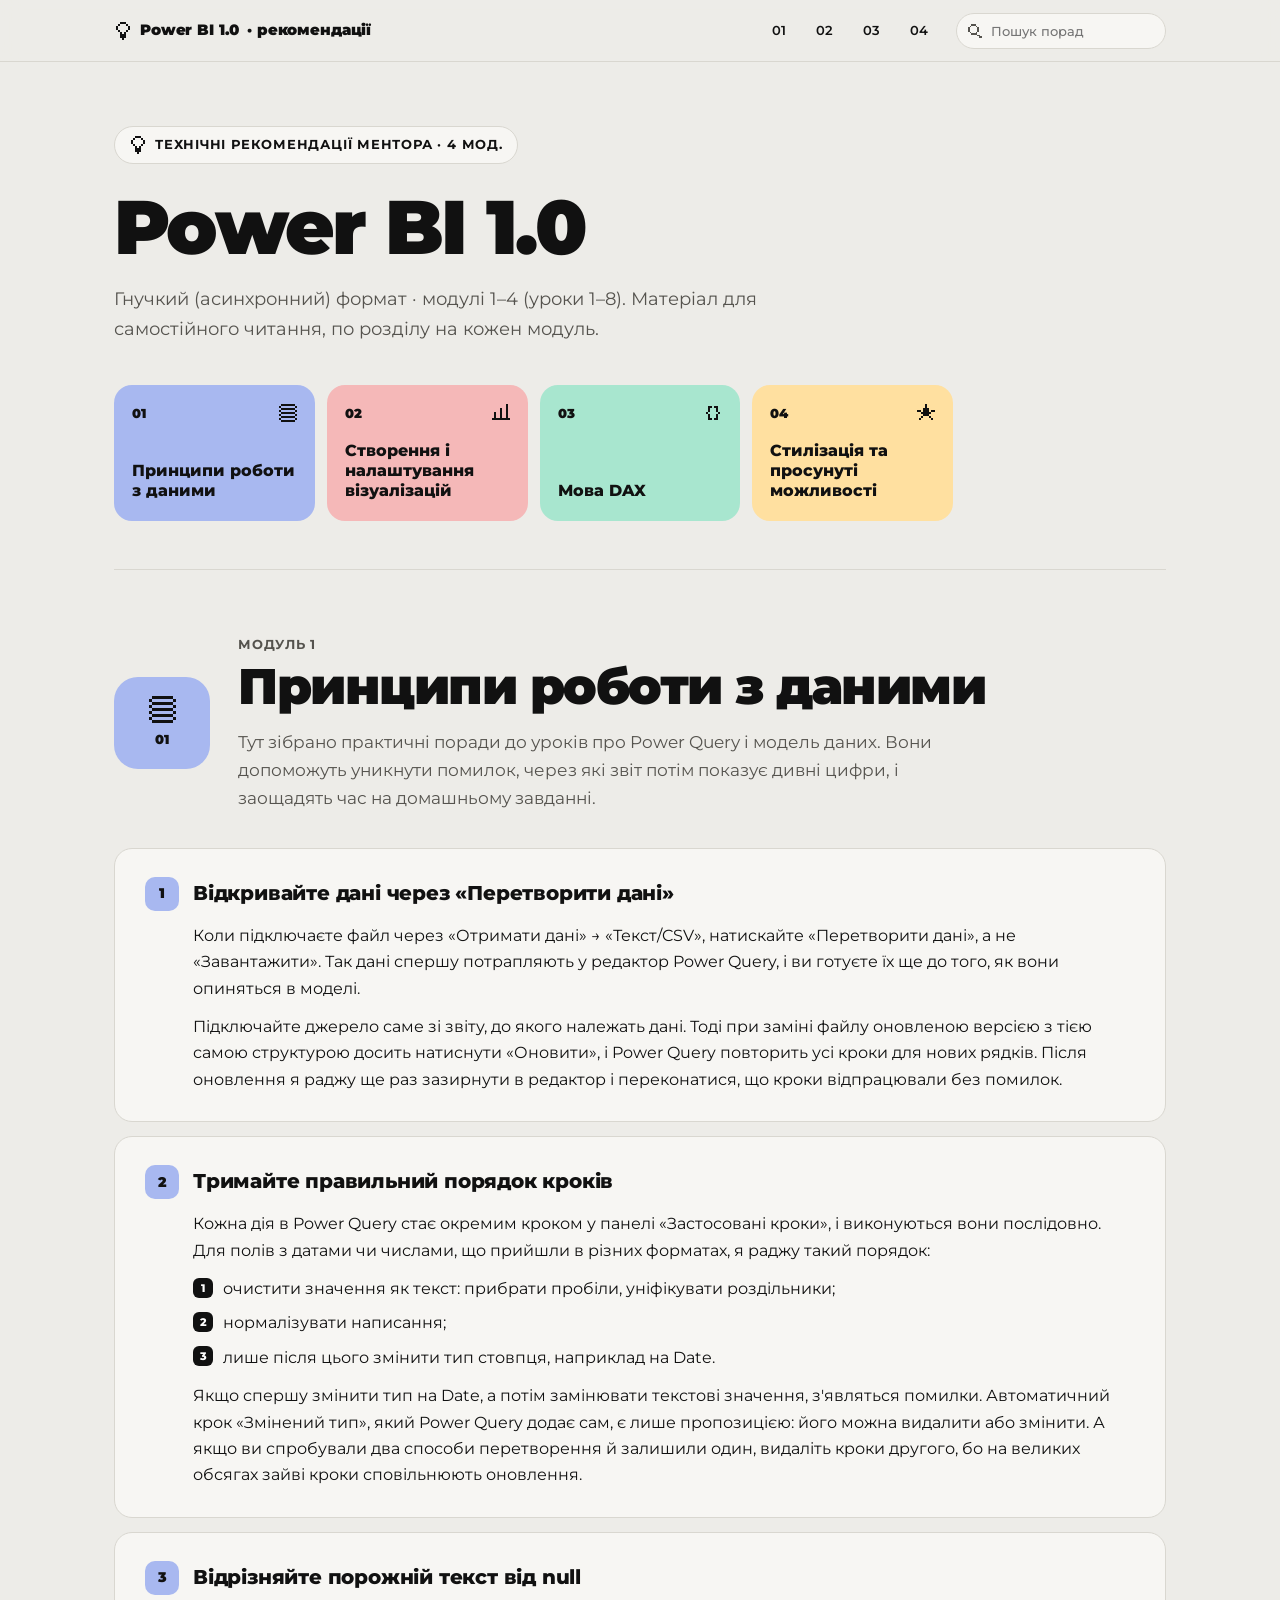
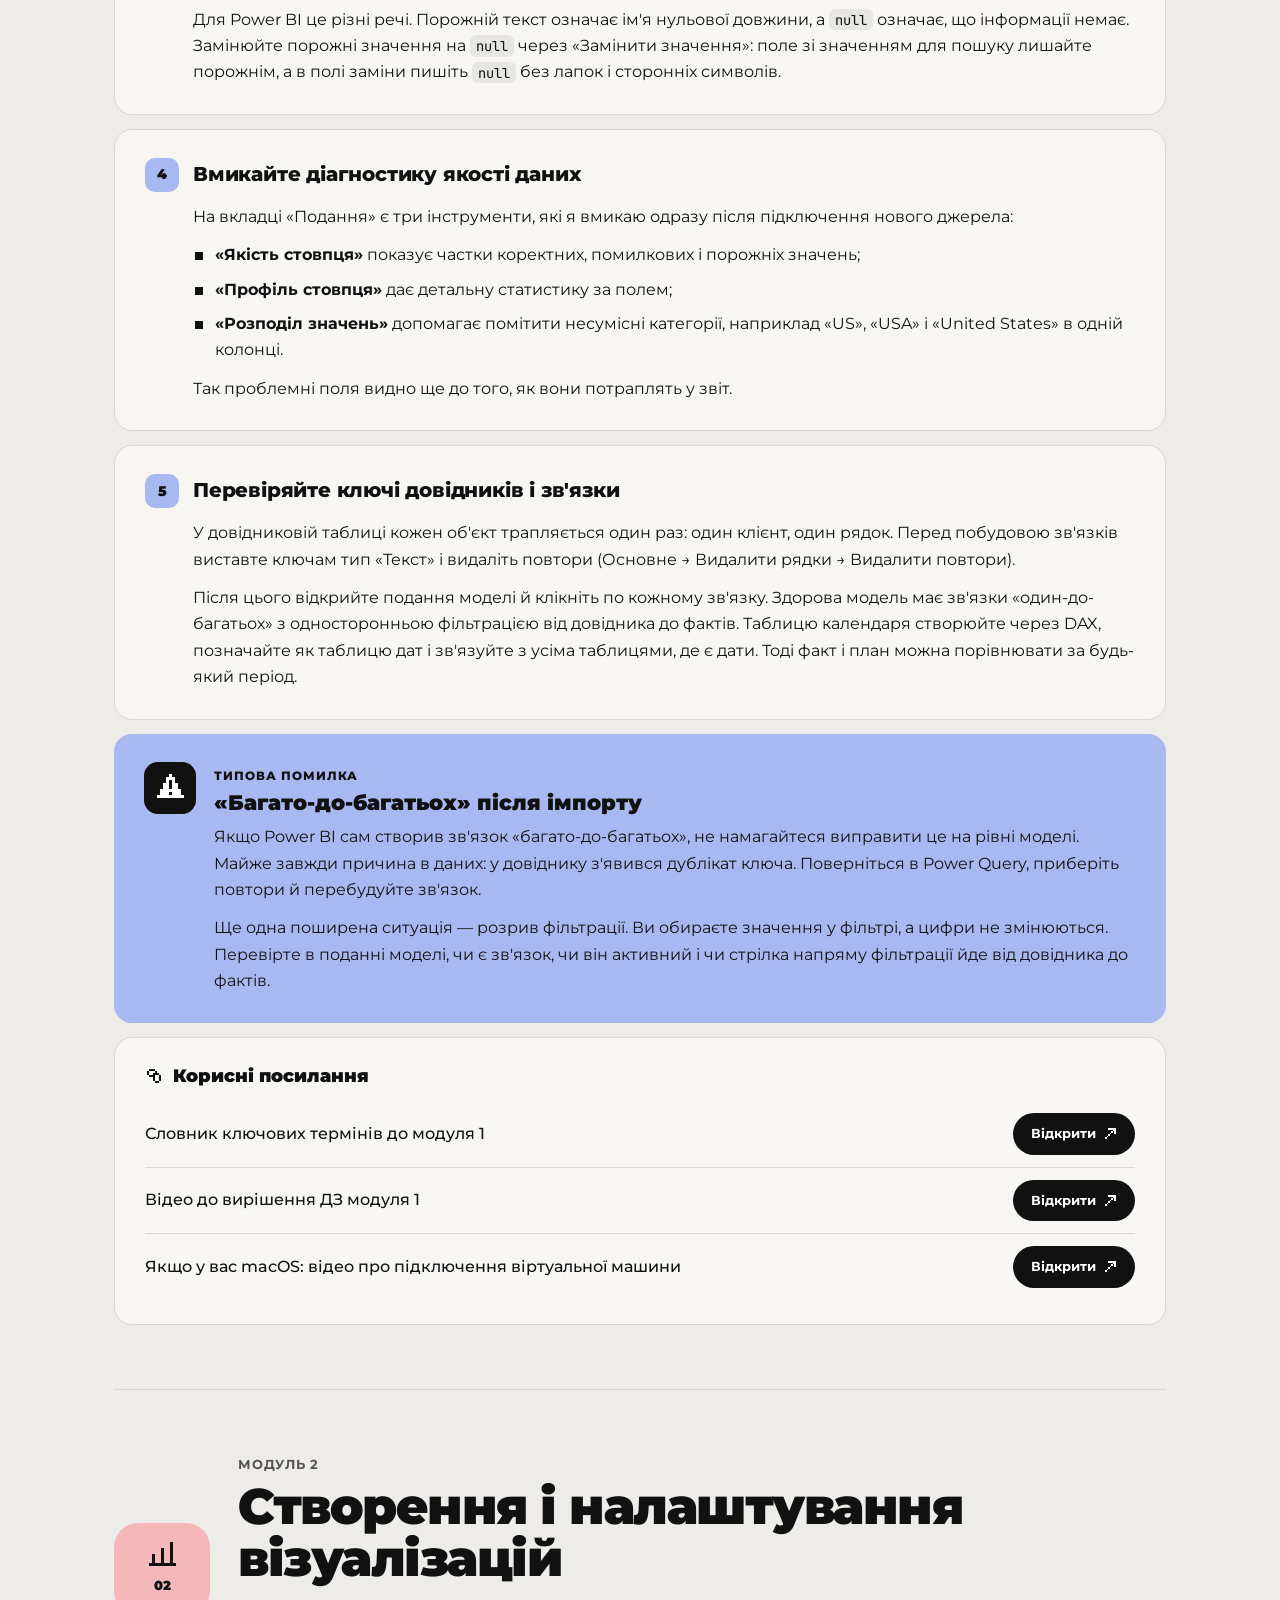
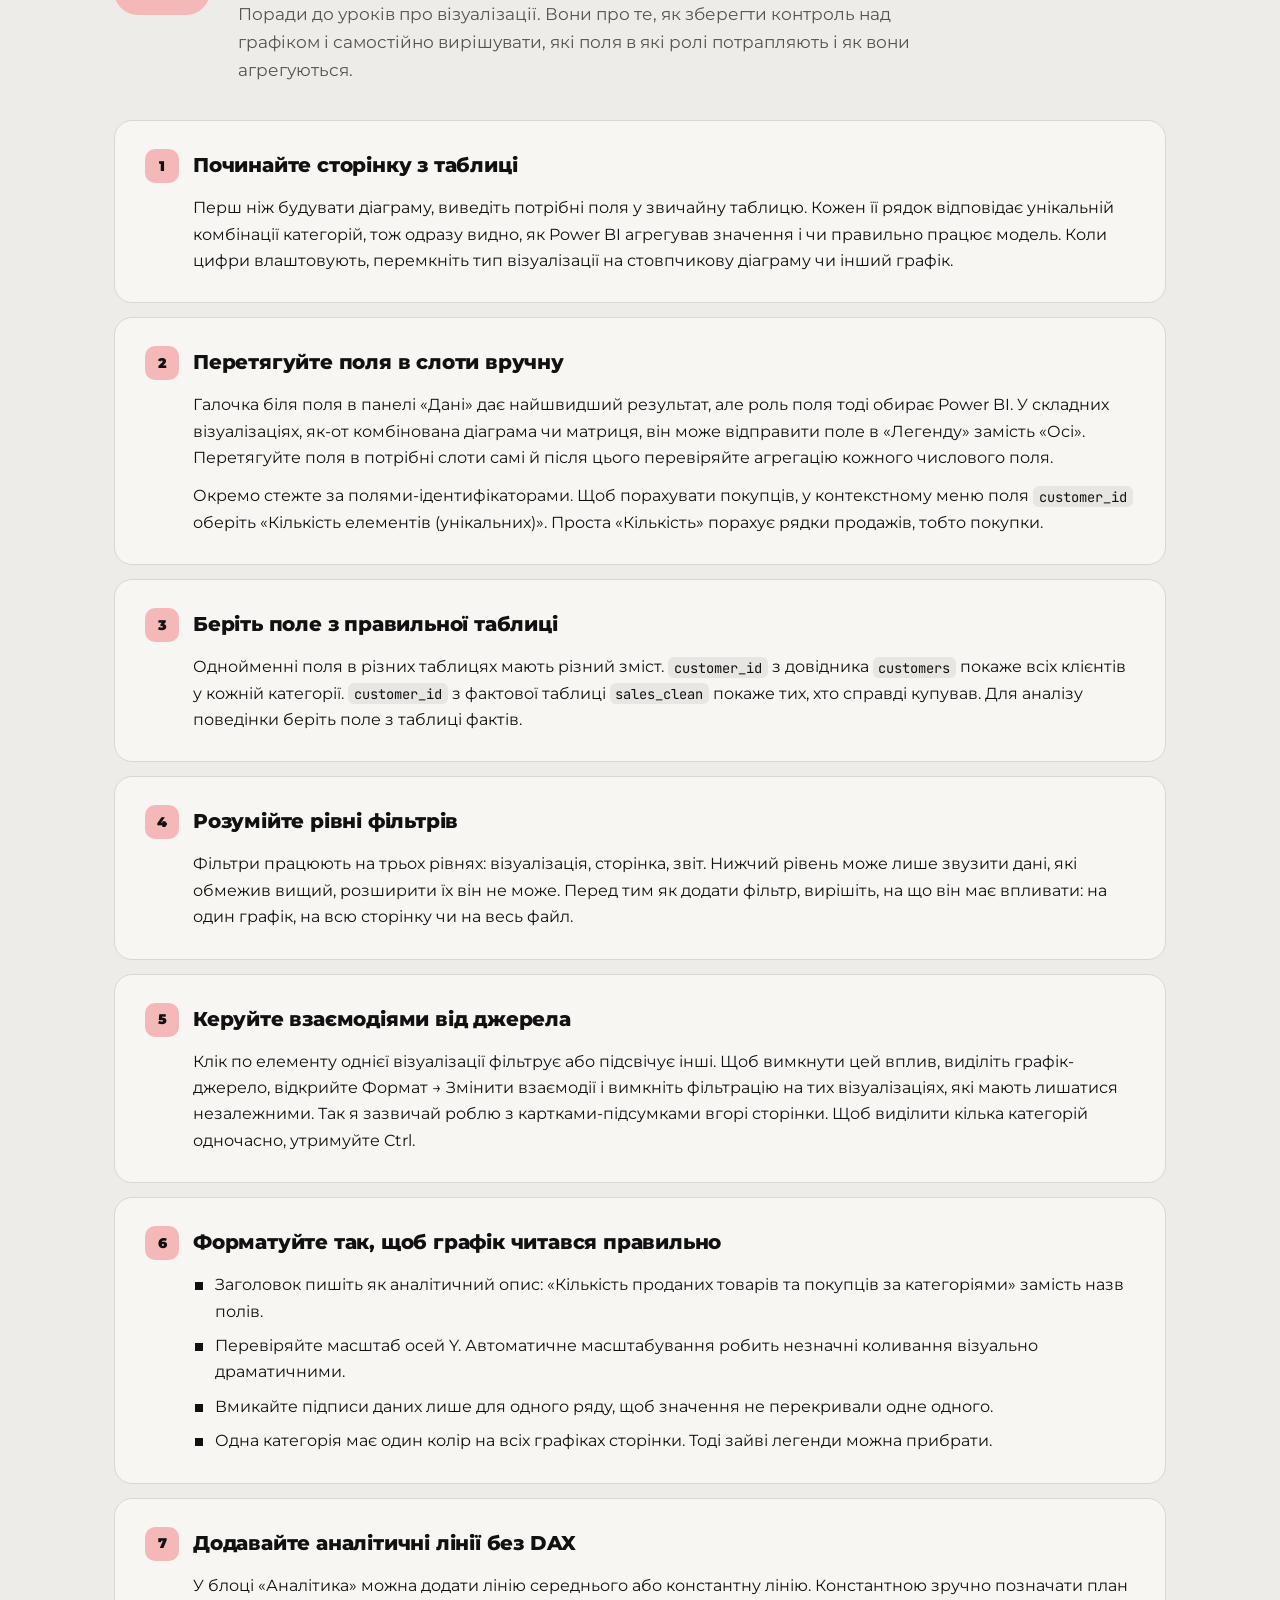
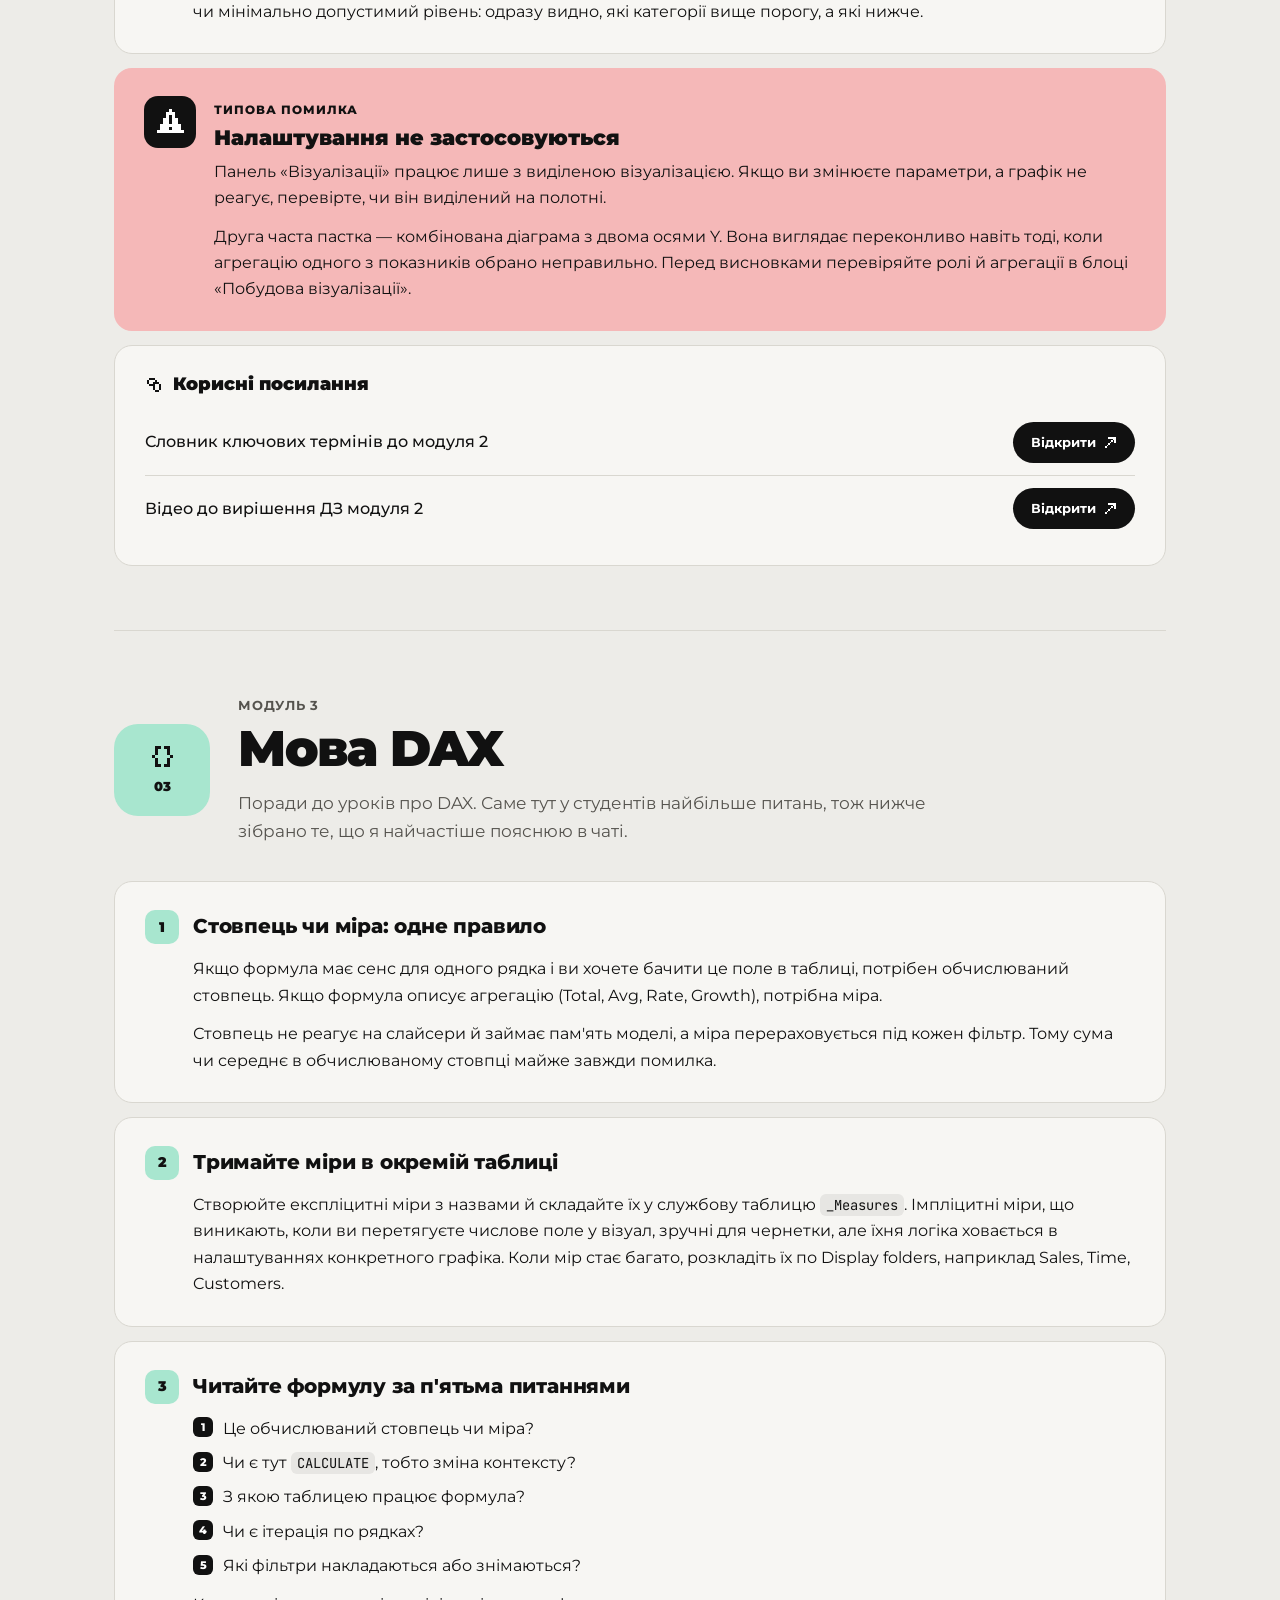
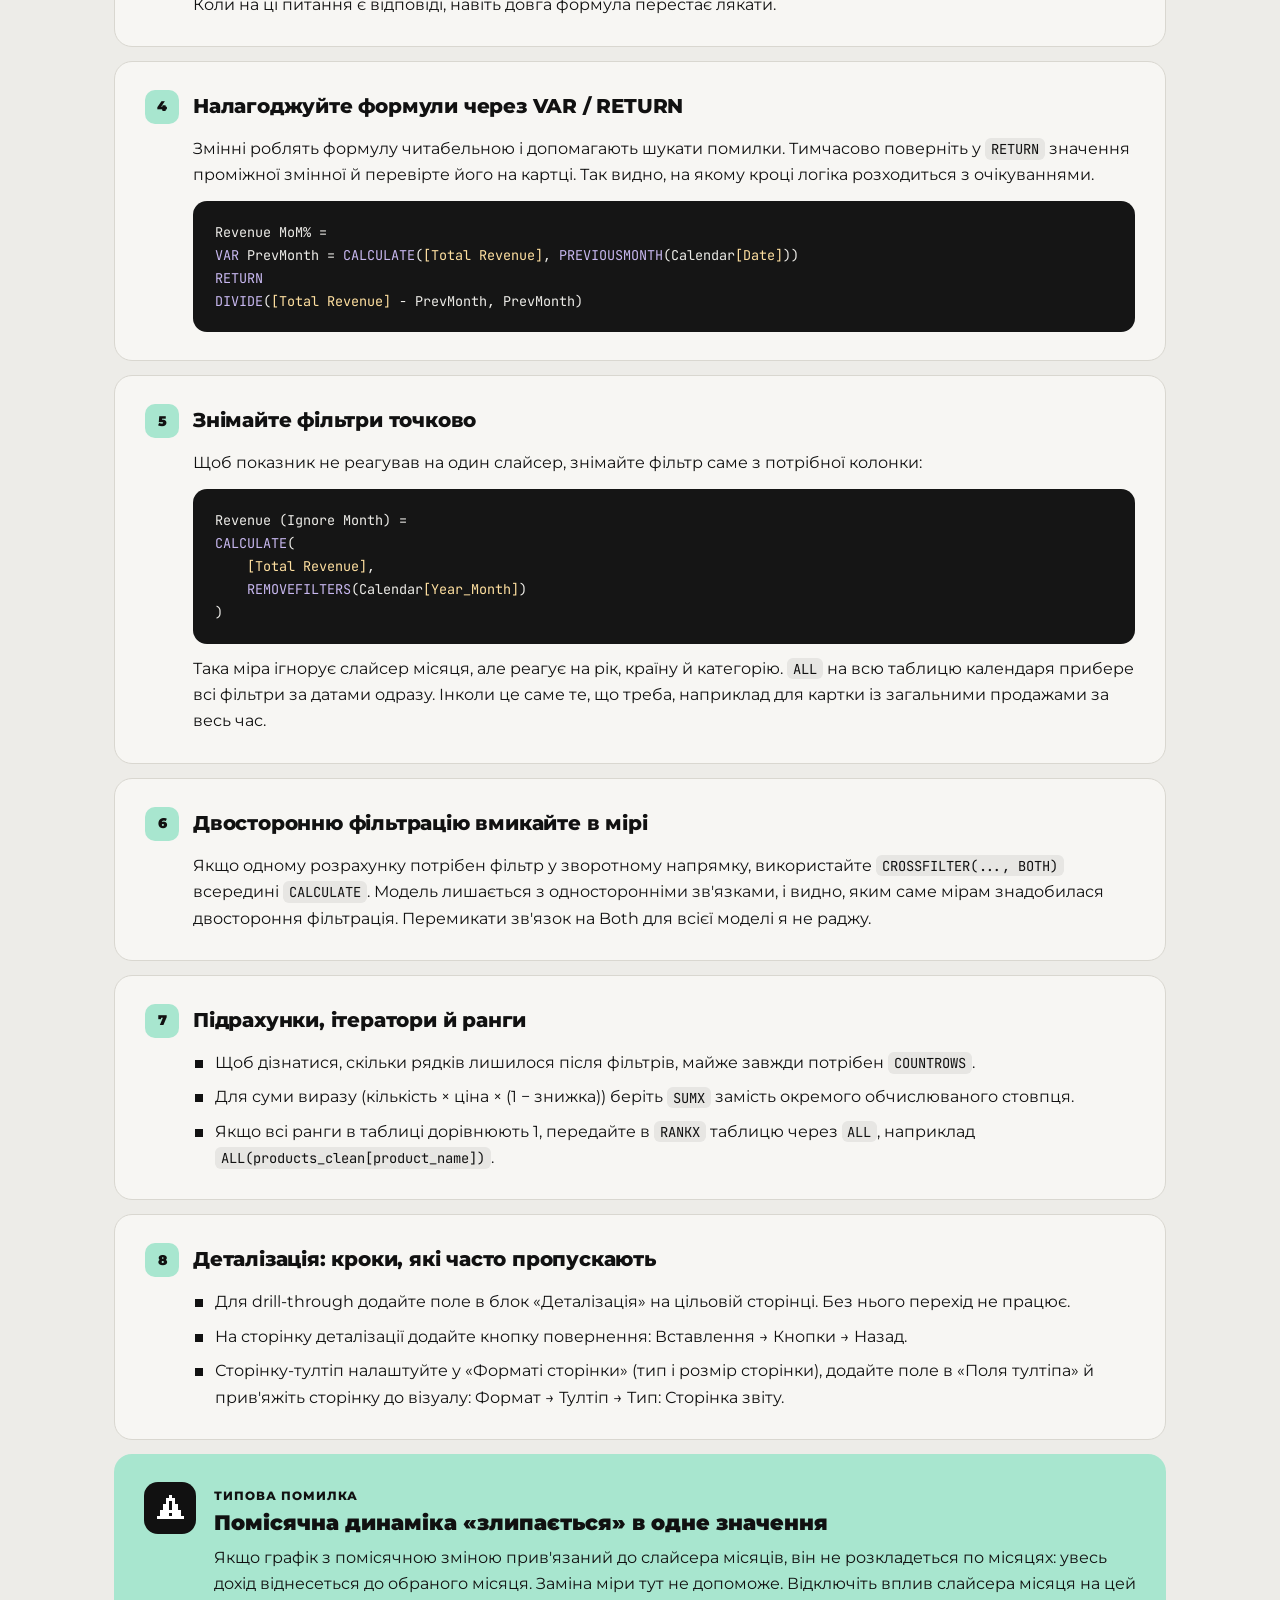
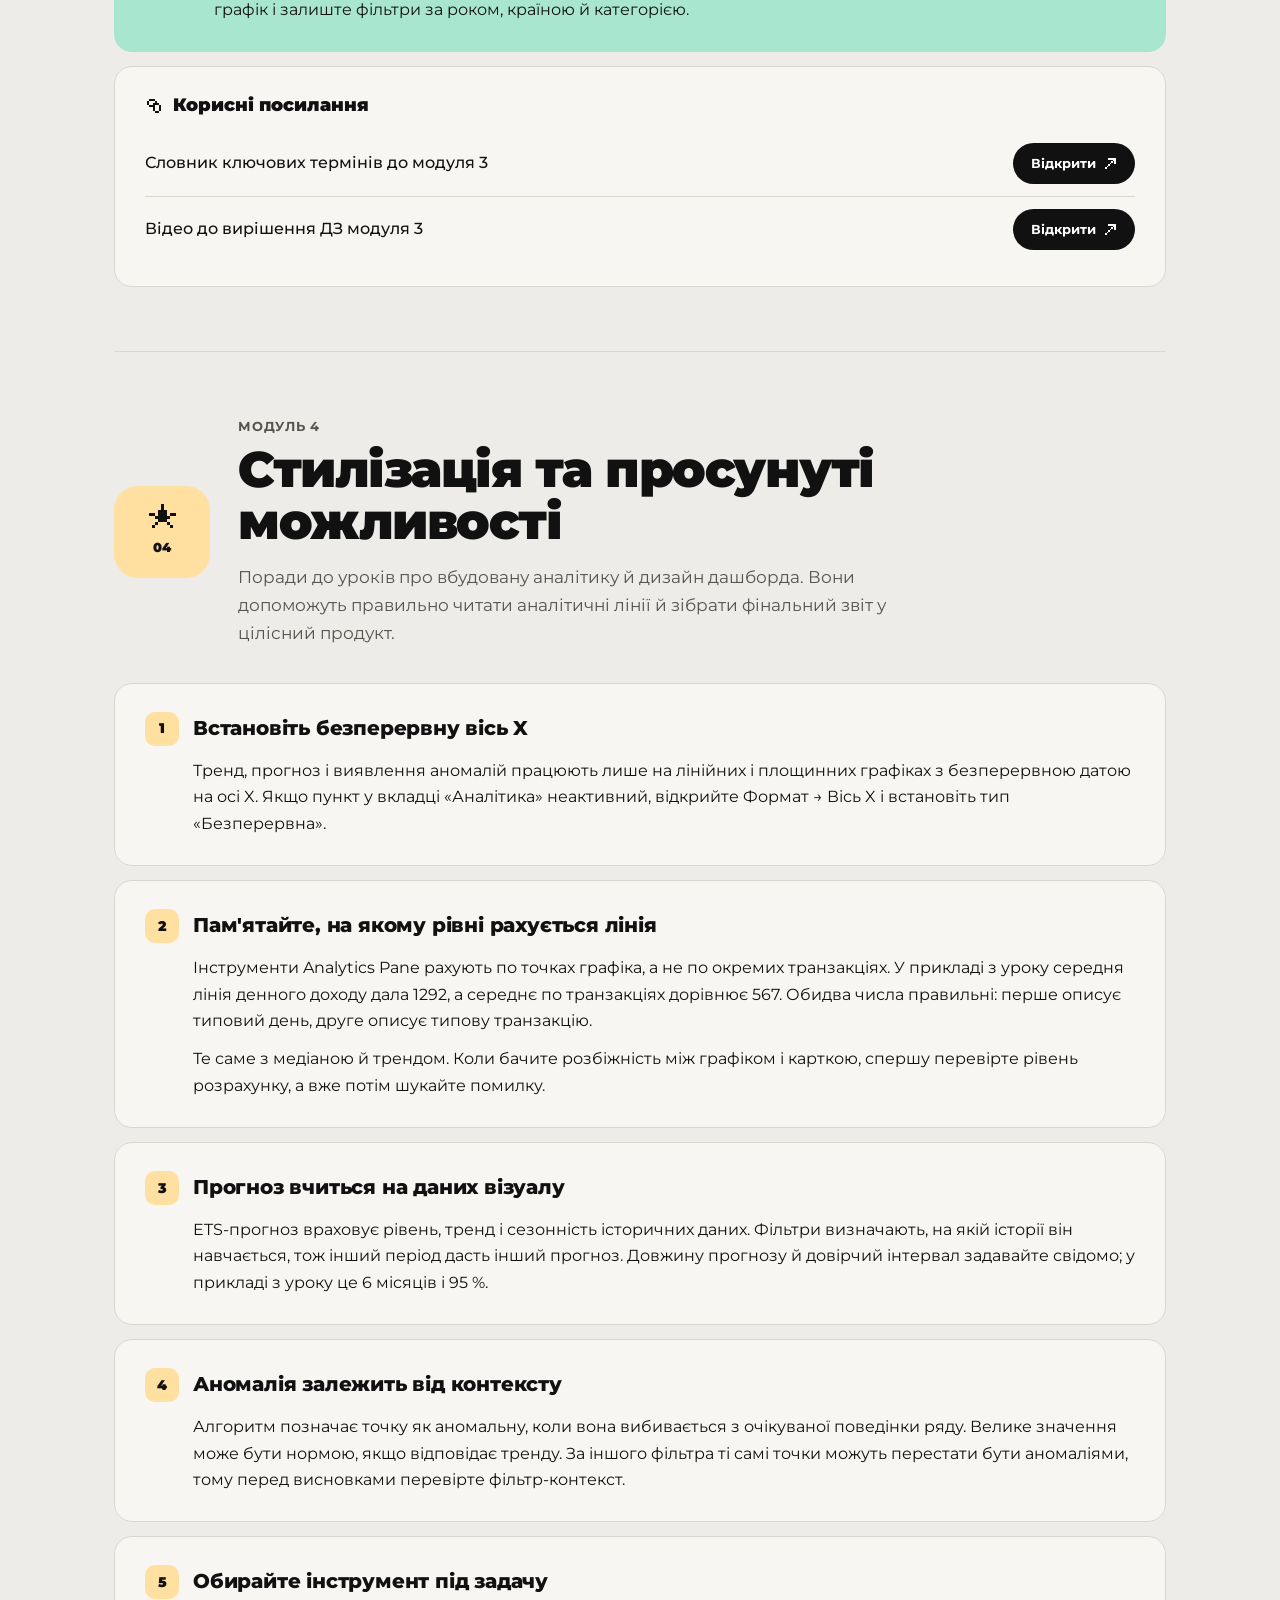
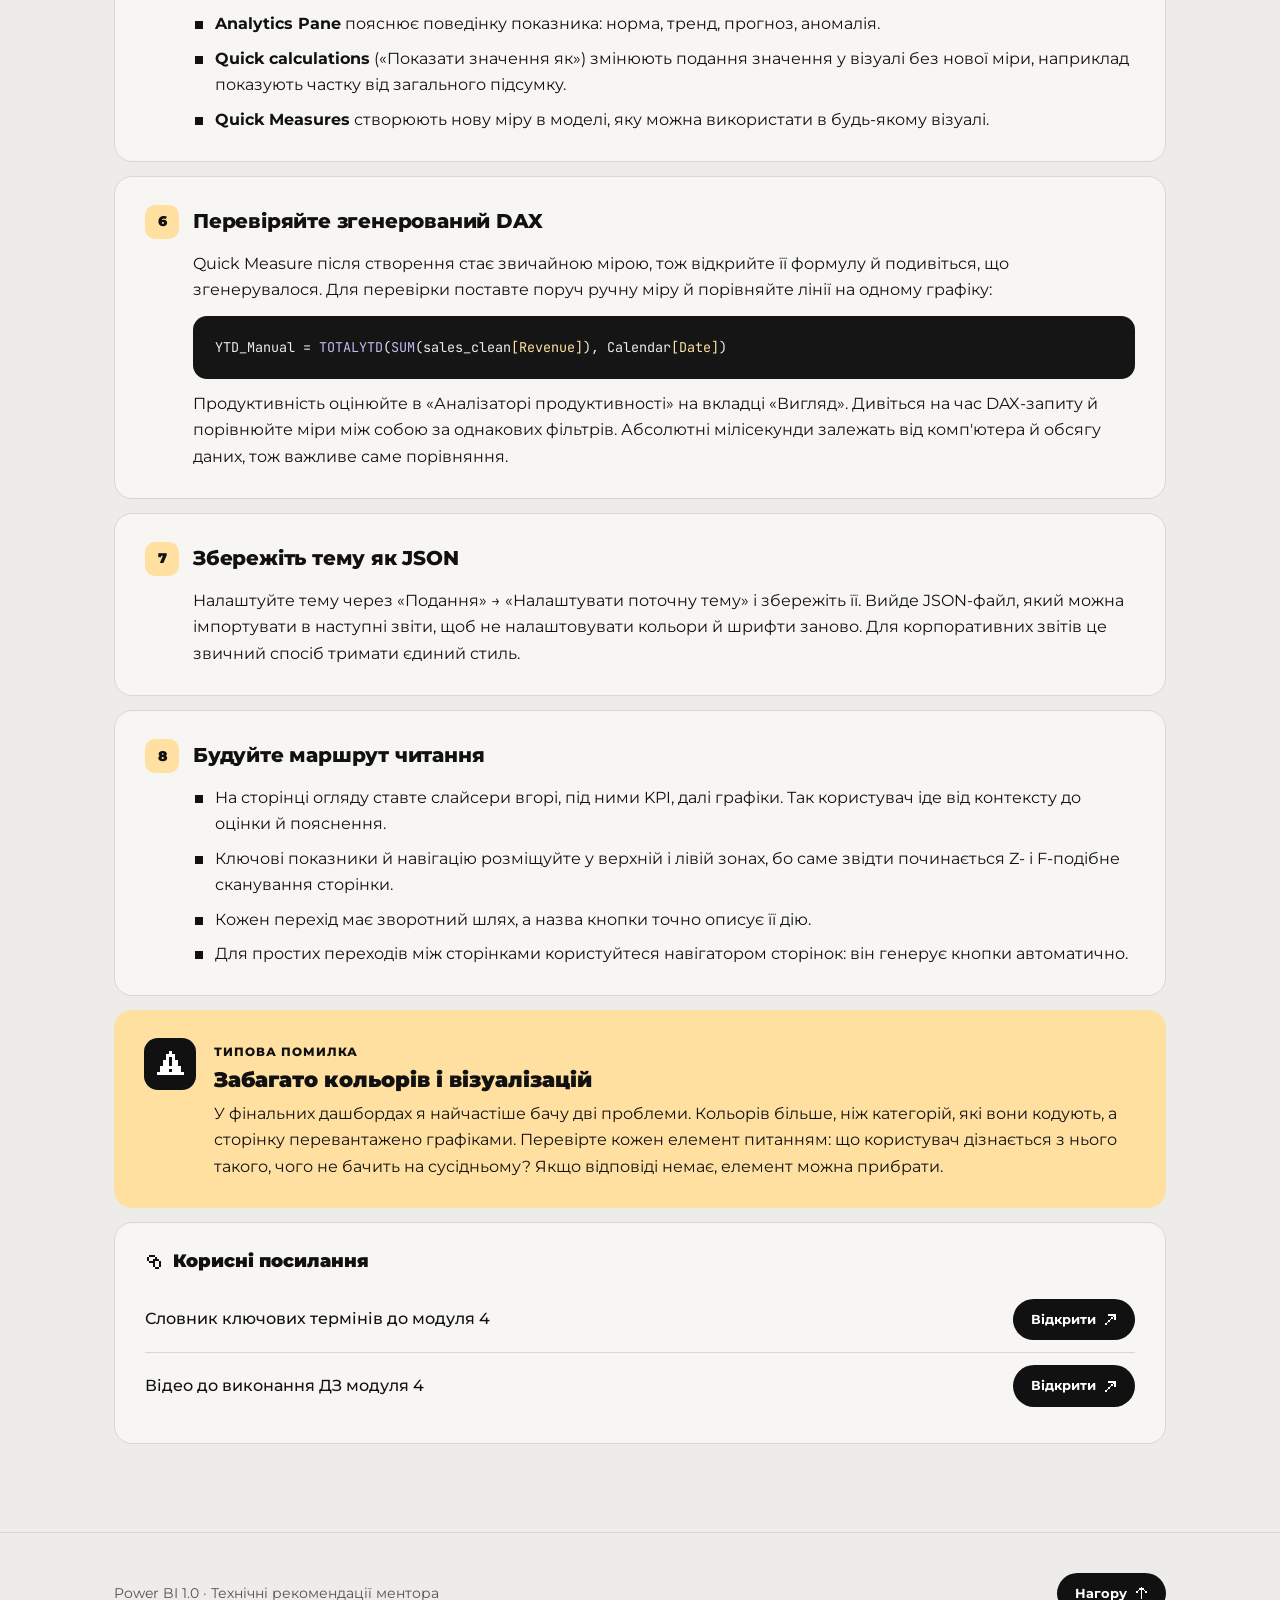
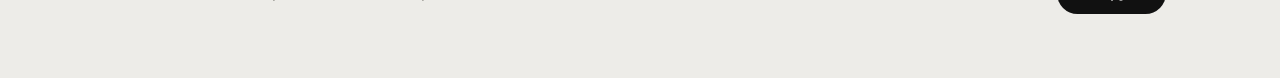
<file: site/power-bi-408b2f/index.html>
<!DOCTYPE html>
<html lang="uk">
<head>
  <meta charset="UTF-8" />
  <meta name="viewport" content="width=device-width, initial-scale=1.0" />
  <meta name="robots" content="noindex, nofollow" />
  <title>Power BI 1.0 · Технічні рекомендації ментора</title>
  <link rel="preconnect" href="https://fonts.googleapis.com" />
  <link rel="preconnect" href="https://fonts.gstatic.com" crossorigin />
  <link href="https://fonts.googleapis.com/css2?family=Montserrat:wght@400;500;600;700;800;900&family=JetBrains+Mono:wght@400;500&display=swap" rel="stylesheet" />
  <link rel="stylesheet" href="../_shared/recs.css" />
</head>
<body>
<script>
const RECS = {
  course: 'Power BI 1.0',
  subtitle: 'Гнучкий (асинхронний) формат · модулі 1–4 (уроки 1–8). Матеріал для самостійного читання, по розділу на кожен модуль.',
  modules: [
    {
      title: 'Принципи роботи з даними',
      icon: 'db',
      intro: 'Тут зібрано практичні поради до уроків про Power Query і модель даних. Вони допоможуть уникнути помилок, через які звіт потім показує дивні цифри, і заощадять час на домашньому завданні.',
      tips: [
        {
          title: 'Відкривайте дані через «Перетворити дані»',
          body: [
            'Коли підключаєте файл через «Отримати дані» → «Текст/CSV», натискайте «Перетворити дані», а не «Завантажити». Так дані спершу потрапляють у редактор Power Query, і ви готуєте їх ще до того, як вони опиняться в моделі.',
            'Підключайте джерело саме зі звіту, до якого належать дані. Тоді при заміні файлу оновленою версією з тією самою структурою досить натиснути «Оновити», і Power Query повторить усі кроки для нових рядків. Після оновлення я раджу ще раз зазирнути в редактор і переконатися, що кроки відпрацювали без помилок.'
          ]
        },
        {
          title: 'Тримайте правильний порядок кроків',
          body: [
            'Кожна дія в Power Query стає окремим кроком у панелі «Застосовані кроки», і виконуються вони послідовно. Для полів з датами чи числами, що прийшли в різних форматах, я раджу такий порядок:',
            {
              steps: [
                'очистити значення як текст: прибрати пробіли, уніфікувати роздільники;',
                'нормалізувати написання;',
                'лише після цього змінити тип стовпця, наприклад на Date.'
              ]
            },
            'Якщо спершу змінити тип на Date, а потім замінювати текстові значення, з\'являться помилки. Автоматичний крок «Змінений тип», який Power Query додає сам, є лише пропозицією: його можна видалити або змінити. А якщо ви спробували два способи перетворення й залишили один, видаліть кроки другого, бо на великих обсягах зайві кроки сповільнюють оновлення.'
          ]
        },
        {
          title: 'Відрізняйте порожній текст від null',
          body: [
            'Для Power BI це різні речі. Порожній текст означає ім\'я нульової довжини, а <code>null</code> означає, що інформації немає. Замінюйте порожні значення на <code>null</code> через «Замінити значення»: поле зі значенням для пошуку лишайте порожнім, а в полі заміни пишіть <code>null</code> без лапок і сторонніх символів.'
          ]
        },
        {
          title: 'Вмикайте діагностику якості даних',
          body: [
            'На вкладці «Подання» є три інструменти, які я вмикаю одразу після підключення нового джерела:',
            {
              list: [
                '<b>«Якість стовпця»</b> показує частки коректних, помилкових і порожніх значень;',
                '<b>«Профіль стовпця»</b> дає детальну статистику за полем;',
                '<b>«Розподіл значень»</b> допомагає помітити несумісні категорії, наприклад «US», «USA» і «United States» в одній колонці.'
              ]
            },
            'Так проблемні поля видно ще до того, як вони потраплять у звіт.'
          ]
        },
        {
          title: 'Перевіряйте ключі довідників і зв\'язки',
          body: [
            'У довідниковій таблиці кожен об\'єкт трапляється один раз: один клієнт, один рядок. Перед побудовою зв\'язків виставте ключам тип «Текст» і видаліть повтори (Основне → Видалити рядки → Видалити повтори).',
            'Після цього відкрийте подання моделі й клікніть по кожному зв\'язку. Здорова модель має зв\'язки «один-до-багатьох» з односторонньою фільтрацією від довідника до фактів. Таблицю календаря створюйте через DAX, позначайте як таблицю дат і зв\'язуйте з усіма таблицями, де є дати. Тоді факт і план можна порівнювати за будь-який період.'
          ]
        }
      ],
      mistake: {
        title: '«Багато-до-багатьох» після імпорту',
        body: [
          'Якщо Power BI сам створив зв\'язок «багато-до-багатьох», не намагайтеся виправити це на рівні моделі. Майже завжди причина в даних: у довіднику з\'явився дублікат ключа. Поверніться в Power Query, приберіть повтори й перебудуйте зв\'язок.',
          'Ще одна поширена ситуація — розрив фільтрації. Ви обираєте значення у фільтрі, а цифри не змінюються. Перевірте в поданні моделі, чи є зв\'язок, чи він активний і чи стрілка напряму фільтрації йде від довідника до фактів.'
        ]
      },
      links: [
        {
          text: 'Словник ключових термінів до модуля 1',
          url: 'https://docs.google.com/document/d/101c4AQpK1jK12wsVL2JvC5e75siDZYGTckk1sL3jZEM/edit'
        },
        {
          text: 'Відео до вирішення ДЗ модуля 1',
          url: 'https://youtu.be/kNerj-ZDG6Q'
        },
        {
          text: 'Якщо у вас macOS: відео про підключення віртуальної машини',
          url: 'https://youtu.be/M7xPy6yf0Pg'
        }
      ]
    },
    {
      title: 'Створення і налаштування візуалізацій',
      icon: 'chart',
      intro: 'Поради до уроків про візуалізації. Вони про те, як зберегти контроль над графіком і самостійно вирішувати, які поля в які ролі потрапляють і як вони агрегуються.',
      tips: [
        {
          title: 'Починайте сторінку з таблиці',
          body: [
            'Перш ніж будувати діаграму, виведіть потрібні поля у звичайну таблицю. Кожен її рядок відповідає унікальній комбінації категорій, тож одразу видно, як Power BI агрегував значення і чи правильно працює модель. Коли цифри влаштовують, перемкніть тип візуалізації на стовпчикову діаграму чи інший графік.'
          ]
        },
        {
          title: 'Перетягуйте поля в слоти вручну',
          body: [
            'Галочка біля поля в панелі «Дані» дає найшвидший результат, але роль поля тоді обирає Power BI. У складних візуалізаціях, як-от комбінована діаграма чи матриця, він може відправити поле в «Легенду» замість «Осі». Перетягуйте поля в потрібні слоти самі й після цього перевіряйте агрегацію кожного числового поля.',
            'Окремо стежте за полями-ідентифікаторами. Щоб порахувати покупців, у контекстному меню поля <code>customer_id</code> оберіть «Кількість елементів (унікальних)». Проста «Кількість» порахує рядки продажів, тобто покупки.'
          ]
        },
        {
          title: 'Беріть поле з правильної таблиці',
          body: [
            'Однойменні поля в різних таблицях мають різний зміст. <code>customer_id</code> з довідника <code>customers</code> покаже всіх клієнтів у кожній категорії. <code>customer_id</code> з фактової таблиці <code>sales_clean</code> покаже тих, хто справді купував. Для аналізу поведінки беріть поле з таблиці фактів.'
          ]
        },
        {
          title: 'Розумійте рівні фільтрів',
          body: [
            'Фільтри працюють на трьох рівнях: візуалізація, сторінка, звіт. Нижчий рівень може лише звузити дані, які обмежив вищий, розширити їх він не може. Перед тим як додати фільтр, вирішіть, на що він має впливати: на один графік, на всю сторінку чи на весь файл.'
          ]
        },
        {
          title: 'Керуйте взаємодіями від джерела',
          body: [
            'Клік по елементу однієї візуалізації фільтрує або підсвічує інші. Щоб вимкнути цей вплив, виділіть графік-джерело, відкрийте Формат → Змінити взаємодії і вимкніть фільтрацію на тих візуалізаціях, які мають лишатися незалежними. Так я зазвичай роблю з картками-підсумками вгорі сторінки. Щоб виділити кілька категорій одночасно, утримуйте Ctrl.'
          ]
        },
        {
          title: 'Форматуйте так, щоб графік читався правильно',
          body: [
            {
              list: [
                'Заголовок пишіть як аналітичний опис: «Кількість проданих товарів та покупців за категоріями» замість назв полів.',
                'Перевіряйте масштаб осей Y. Автоматичне масштабування робить незначні коливання візуально драматичними.',
                'Вмикайте підписи даних лише для одного ряду, щоб значення не перекривали одне одного.',
                'Одна категорія має один колір на всіх графіках сторінки. Тоді зайві легенди можна прибрати.'
              ]
            }
          ]
        },
        {
          title: 'Додавайте аналітичні лінії без DAX',
          body: [
            'У блоці «Аналітика» можна додати лінію середнього або константну лінію. Константною зручно позначати план чи мінімально допустимий рівень: одразу видно, які категорії вище порогу, а які нижче.'
          ]
        }
      ],
      mistake: {
        title: 'Налаштування не застосовуються',
        body: [
          'Панель «Візуалізації» працює лише з виділеною візуалізацією. Якщо ви змінюєте параметри, а графік не реагує, перевірте, чи він виділений на полотні.',
          'Друга часта пастка — комбінована діаграма з двома осями Y. Вона виглядає переконливо навіть тоді, коли агрегацію одного з показників обрано неправильно. Перед висновками перевіряйте ролі й агрегації в блоці «Побудова візуалізації».'
        ]
      },
      links: [
        {
          text: 'Словник ключових термінів до модуля 2',
          url: 'https://docs.google.com/document/d/1BdVOyspP4aHEXtngRGscLPX6roqFqXIRqa4e1LakUZM/edit'
        },
        {
          text: 'Відео до вирішення ДЗ модуля 2',
          url: 'https://youtu.be/r-mCgjWOtXQ'
        }
      ]
    },
    {
      title: 'Мова DAX',
      icon: 'code',
      intro: 'Поради до уроків про DAX. Саме тут у студентів найбільше питань, тож нижче зібрано те, що я найчастіше пояснюю в чаті.',
      tips: [
        {
          title: 'Стовпець чи міра: одне правило',
          body: [
            'Якщо формула має сенс для одного рядка і ви хочете бачити це поле в таблиці, потрібен обчислюваний стовпець. Якщо формула описує агрегацію (Total, Avg, Rate, Growth), потрібна міра.',
            'Стовпець не реагує на слайсери й займає пам\'ять моделі, а міра перераховується під кожен фільтр. Тому сума чи середнє в обчислюваному стовпці майже завжди помилка.'
          ]
        },
        {
          title: 'Тримайте міри в окремій таблиці',
          body: [
            'Створюйте експліцитні міри з назвами й складайте їх у службову таблицю <code>_Measures</code>. Імпліцитні міри, що виникають, коли ви перетягуєте числове поле у візуал, зручні для чернетки, але їхня логіка ховається в налаштуваннях конкретного графіка. Коли мір стає багато, розкладіть їх по Display folders, наприклад Sales, Time, Customers.'
          ]
        },
        {
          title: 'Читайте формулу за п\'ятьма питаннями',
          body: [
            {
              steps: [
                'Це обчислюваний стовпець чи міра?',
                'Чи є тут <code>CALCULATE</code>, тобто зміна контексту?',
                'З якою таблицею працює формула?',
                'Чи є ітерація по рядках?',
                'Які фільтри накладаються або знімаються?'
              ]
            },
            'Коли на ці питання є відповіді, навіть довга формула перестає лякати.'
          ]
        },
        {
          title: 'Налагоджуйте формули через VAR / RETURN',
          body: [
            'Змінні роблять формулу читабельною і допомагають шукати помилки. Тимчасово поверніть у <code>RETURN</code> значення проміжної змінної й перевірте його на картці. Так видно, на якому кроці логіка розходиться з очікуваннями.',
            {
              code: `Revenue MoM% =
<span class="kw">VAR</span> PrevMonth = <span class="kw">CALCULATE</span>(<span class="nm">[Total Revenue]</span>, <span class="kw">PREVIOUSMONTH</span>(Calendar<span class="nm">[Date]</span>))
<span class="kw">RETURN</span>
<span class="kw">DIVIDE</span>(<span class="nm">[Total Revenue]</span> - PrevMonth, PrevMonth)`
            }
          ]
        },
        {
          title: 'Знімайте фільтри точково',
          body: [
            'Щоб показник не реагував на один слайсер, знімайте фільтр саме з потрібної колонки:',
            {
              code: `Revenue (Ignore Month) =
<span class="kw">CALCULATE</span>(
    <span class="nm">[Total Revenue]</span>,
    <span class="kw">REMOVEFILTERS</span>(Calendar<span class="nm">[Year_Month]</span>)
)`
            },
            'Така міра ігнорує слайсер місяця, але реагує на рік, країну й категорію. <code>ALL</code> на всю таблицю календаря прибере всі фільтри за датами одразу. Інколи це саме те, що треба, наприклад для картки із загальними продажами за весь час.'
          ]
        },
        {
          title: 'Двосторонню фільтрацію вмикайте в мірі',
          body: [
            'Якщо одному розрахунку потрібен фільтр у зворотному напрямку, використайте <code>CROSSFILTER(..., BOTH)</code> всередині <code>CALCULATE</code>. Модель лишається з односторонніми зв\'язками, і видно, яким саме мірам знадобилася двостороння фільтрація. Перемикати зв\'язок на Both для всієї моделі я не раджу.'
          ]
        },
        {
          title: 'Підрахунки, ітератори й ранги',
          body: [
            {
              list: [
                'Щоб дізнатися, скільки рядків лишилося після фільтрів, майже завжди потрібен <code>COUNTROWS</code>.',
                'Для суми виразу (кількість × ціна × (1 − знижка)) беріть <code>SUMX</code> замість окремого обчислюваного стовпця.',
                'Якщо всі ранги в таблиці дорівнюють 1, передайте в <code>RANKX</code> таблицю через <code>ALL</code>, наприклад <code>ALL(products_clean[product_name])</code>.'
              ]
            }
          ]
        },
        {
          title: 'Деталізація: кроки, які часто пропускають',
          body: [
            {
              list: [
                'Для drill-through додайте поле в блок «Деталізація» на цільовій сторінці. Без нього перехід не працює.',
                'На сторінку деталізації додайте кнопку повернення: Вставлення → Кнопки → Назад.',
                'Сторінку-тултіп налаштуйте у «Форматі сторінки» (тип і розмір сторінки), додайте поле в «Поля тултіпа» й прив\'яжіть сторінку до візуалу: Формат → Тултіп → Тип: Сторінка звіту.'
              ]
            }
          ]
        }
      ],
      mistake: {
        title: 'Помісячна динаміка «злипається» в одне значення',
        body: 'Якщо графік з помісячною зміною прив\'язаний до слайсера місяців, він не розкладеться по місяцях: увесь дохід віднесеться до обраного місяця. Заміна міри тут не допоможе. Відключіть вплив слайсера місяця на цей графік і залиште фільтри за роком, країною й категорією.'
      },
      links: [
        {
          text: 'Словник ключових термінів до модуля 3',
          url: 'https://docs.google.com/document/d/1R3D8jbsezNjOhJbofoVVfybUYuGMRyoHrrGwaFVNVZI/edit'
        },
        {
          text: 'Відео до вирішення ДЗ модуля 3',
          url: 'https://youtu.be/PHjf9_HTOvE'
        }
      ]
    },
    {
      title: 'Стилізація та просунуті можливості',
      icon: 'spark',
      intro: 'Поради до уроків про вбудовану аналітику й дизайн дашборда. Вони допоможуть правильно читати аналітичні лінії й зібрати фінальний звіт у цілісний продукт.',
      tips: [
        {
          title: 'Встановіть безперервну вісь X',
          body: [
            'Тренд, прогноз і виявлення аномалій працюють лише на лінійних і площинних графіках з безперервною датою на осі X. Якщо пункт у вкладці «Аналітика» неактивний, відкрийте Формат → Вісь X і встановіть тип «Безперервна».'
          ]
        },
        {
          title: 'Пам\'ятайте, на якому рівні рахується лінія',
          body: [
            'Інструменти Analytics Pane рахують по точках графіка, а не по окремих транзакціях. У прикладі з уроку середня лінія денного доходу дала 1292, а середнє по транзакціях дорівнює 567. Обидва числа правильні: перше описує типовий день, друге описує типову транзакцію.',
            'Те саме з медіаною й трендом. Коли бачите розбіжність між графіком і карткою, спершу перевірте рівень розрахунку, а вже потім шукайте помилку.'
          ]
        },
        {
          title: 'Прогноз вчиться на даних візуалу',
          body: [
            'ETS-прогноз враховує рівень, тренд і сезонність історичних даних. Фільтри визначають, на якій історії він навчається, тож інший період дасть інший прогноз. Довжину прогнозу й довірчий інтервал задавайте свідомо; у прикладі з уроку це 6 місяців і 95 %.'
          ]
        },
        {
          title: 'Аномалія залежить від контексту',
          body: [
            'Алгоритм позначає точку як аномальну, коли вона вибивається з очікуваної поведінки ряду. Велике значення може бути нормою, якщо відповідає тренду. За іншого фільтра ті самі точки можуть перестати бути аномаліями, тому перед висновками перевірте фільтр-контекст.'
          ]
        },
        {
          title: 'Обирайте інструмент під задачу',
          body: [
            {
              list: [
                '<b>Analytics Pane</b> пояснює поведінку показника: норма, тренд, прогноз, аномалія.',
                '<b>Quick calculations</b> («Показати значення як») змінюють подання значення у візуалі без нової міри, наприклад показують частку від загального підсумку.',
                '<b>Quick Measures</b> створюють нову міру в моделі, яку можна використати в будь-якому візуалі.'
              ]
            }
          ]
        },
        {
          title: 'Перевіряйте згенерований DAX',
          body: [
            'Quick Measure після створення стає звичайною мірою, тож відкрийте її формулу й подивіться, що згенерувалося. Для перевірки поставте поруч ручну міру й порівняйте лінії на одному графіку:',
            {
              code: 'YTD_Manual = <span class="kw">TOTALYTD</span>(<span class="kw">SUM</span>(sales_clean<span class="nm">[Revenue]</span>), Calendar<span class="nm">[Date]</span>)'
            },
            'Продуктивність оцінюйте в «Аналізаторі продуктивності» на вкладці «Вигляд». Дивіться на час DAX-запиту й порівнюйте міри між собою за однакових фільтрів. Абсолютні мілісекунди залежать від комп\'ютера й обсягу даних, тож важливе саме порівняння.'
          ]
        },
        {
          title: 'Збережіть тему як JSON',
          body: [
            'Налаштуйте тему через «Подання» → «Налаштувати поточну тему» і збережіть її. Вийде JSON-файл, який можна імпортувати в наступні звіти, щоб не налаштовувати кольори й шрифти заново. Для корпоративних звітів це звичний спосіб тримати єдиний стиль.'
          ]
        },
        {
          title: 'Будуйте маршрут читання',
          body: [
            {
              list: [
                'На сторінці огляду ставте слайсери вгорі, під ними KPI, далі графіки. Так користувач іде від контексту до оцінки й пояснення.',
                'Ключові показники й навігацію розміщуйте у верхній і лівій зонах, бо саме звідти починається Z- і F-подібне сканування сторінки.',
                'Кожен перехід має зворотний шлях, а назва кнопки точно описує її дію.',
                'Для простих переходів між сторінками користуйтеся навігатором сторінок: він генерує кнопки автоматично.'
              ]
            }
          ]
        }
      ],
      mistake: {
        title: 'Забагато кольорів і візуалізацій',
        body: 'У фінальних дашбордах я найчастіше бачу дві проблеми. Кольорів більше, ніж категорій, які вони кодують, а сторінку перевантажено графіками. Перевірте кожен елемент питанням: що користувач дізнається з нього такого, чого не бачить на сусідньому? Якщо відповіді немає, елемент можна прибрати.'
      },
      links: [
        {
          text: 'Словник ключових термінів до модуля 4',
          url: 'https://docs.google.com/document/d/1bMznmBeQyiBqXRqwVdtQOwxHaYJS5_e3IbKbjYCopRg/edit'
        },
        {
          text: 'Відео до виконання ДЗ модуля 4',
          url: 'https://youtu.be/H-0uShN7eWo'
        }
      ]
    }
  ]
};
</script>
<script src="../_shared/recs.js"></script>
</body>
</html>
</file>
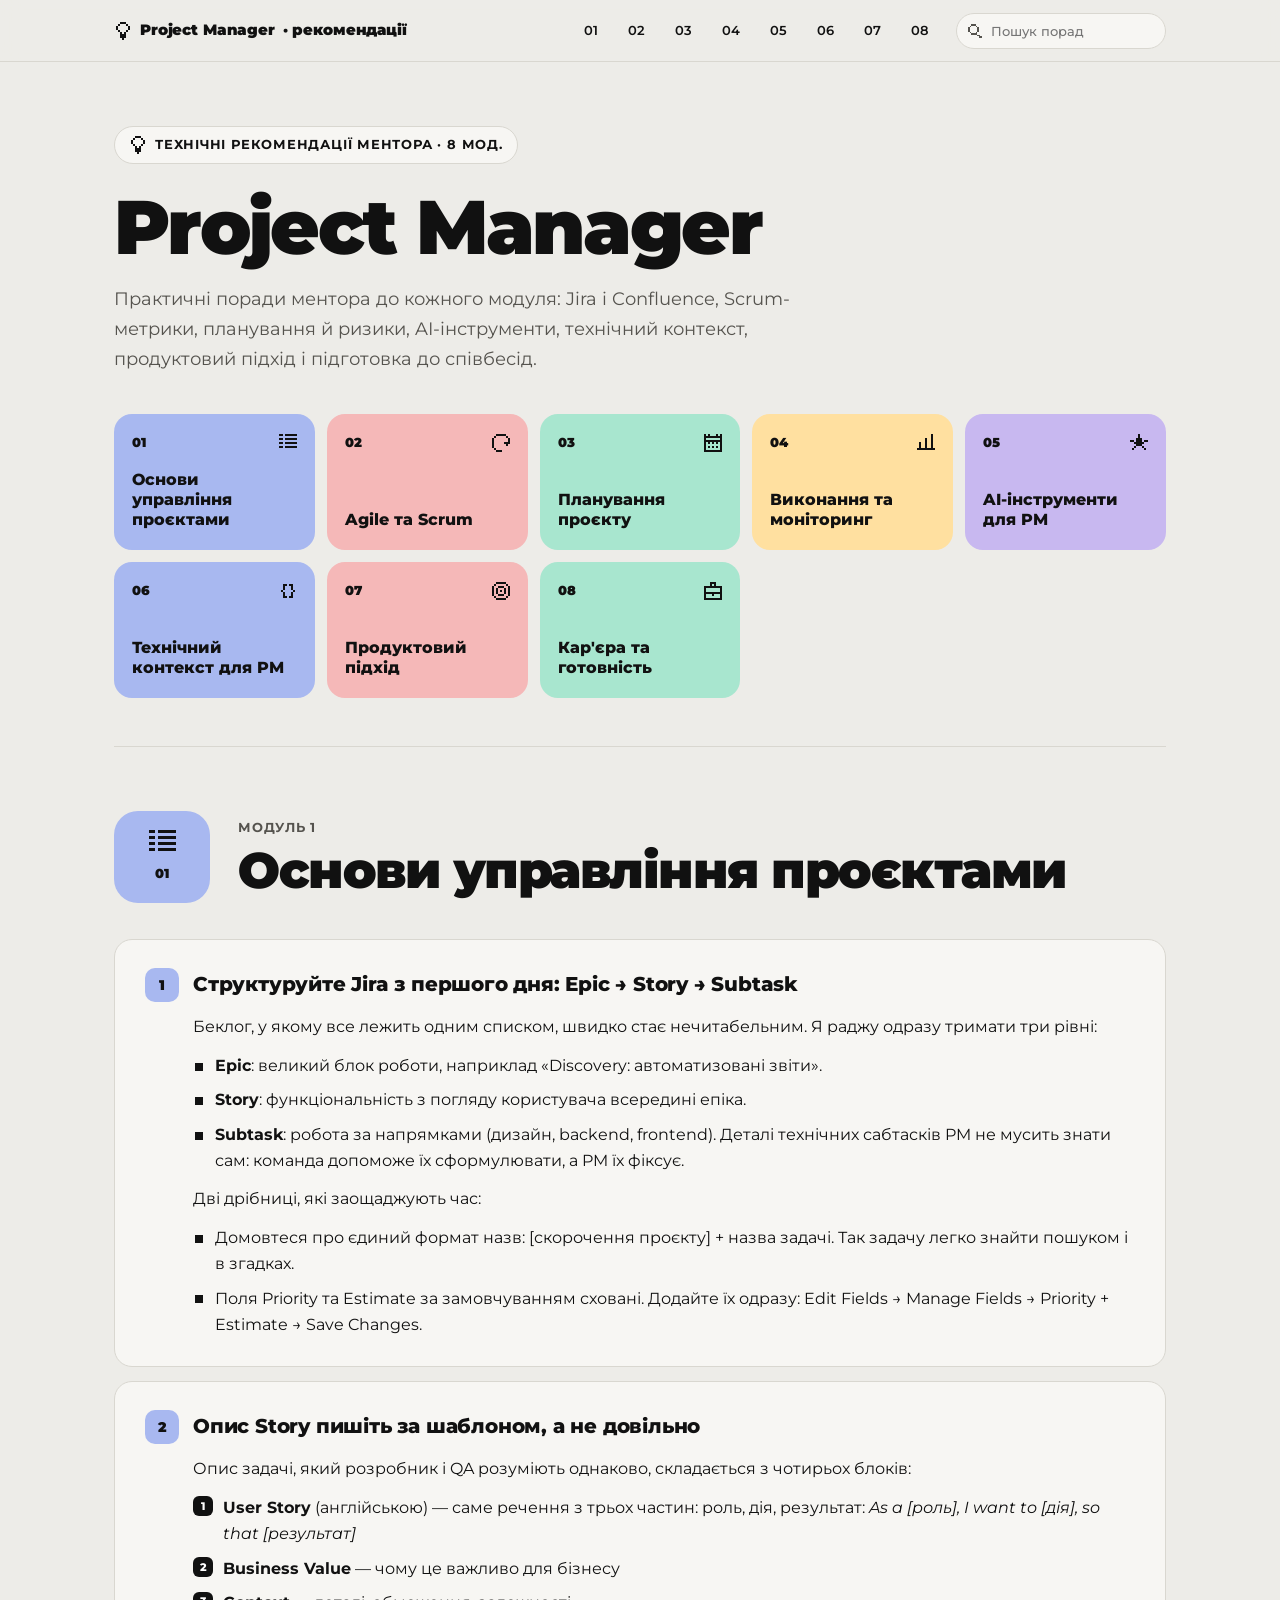
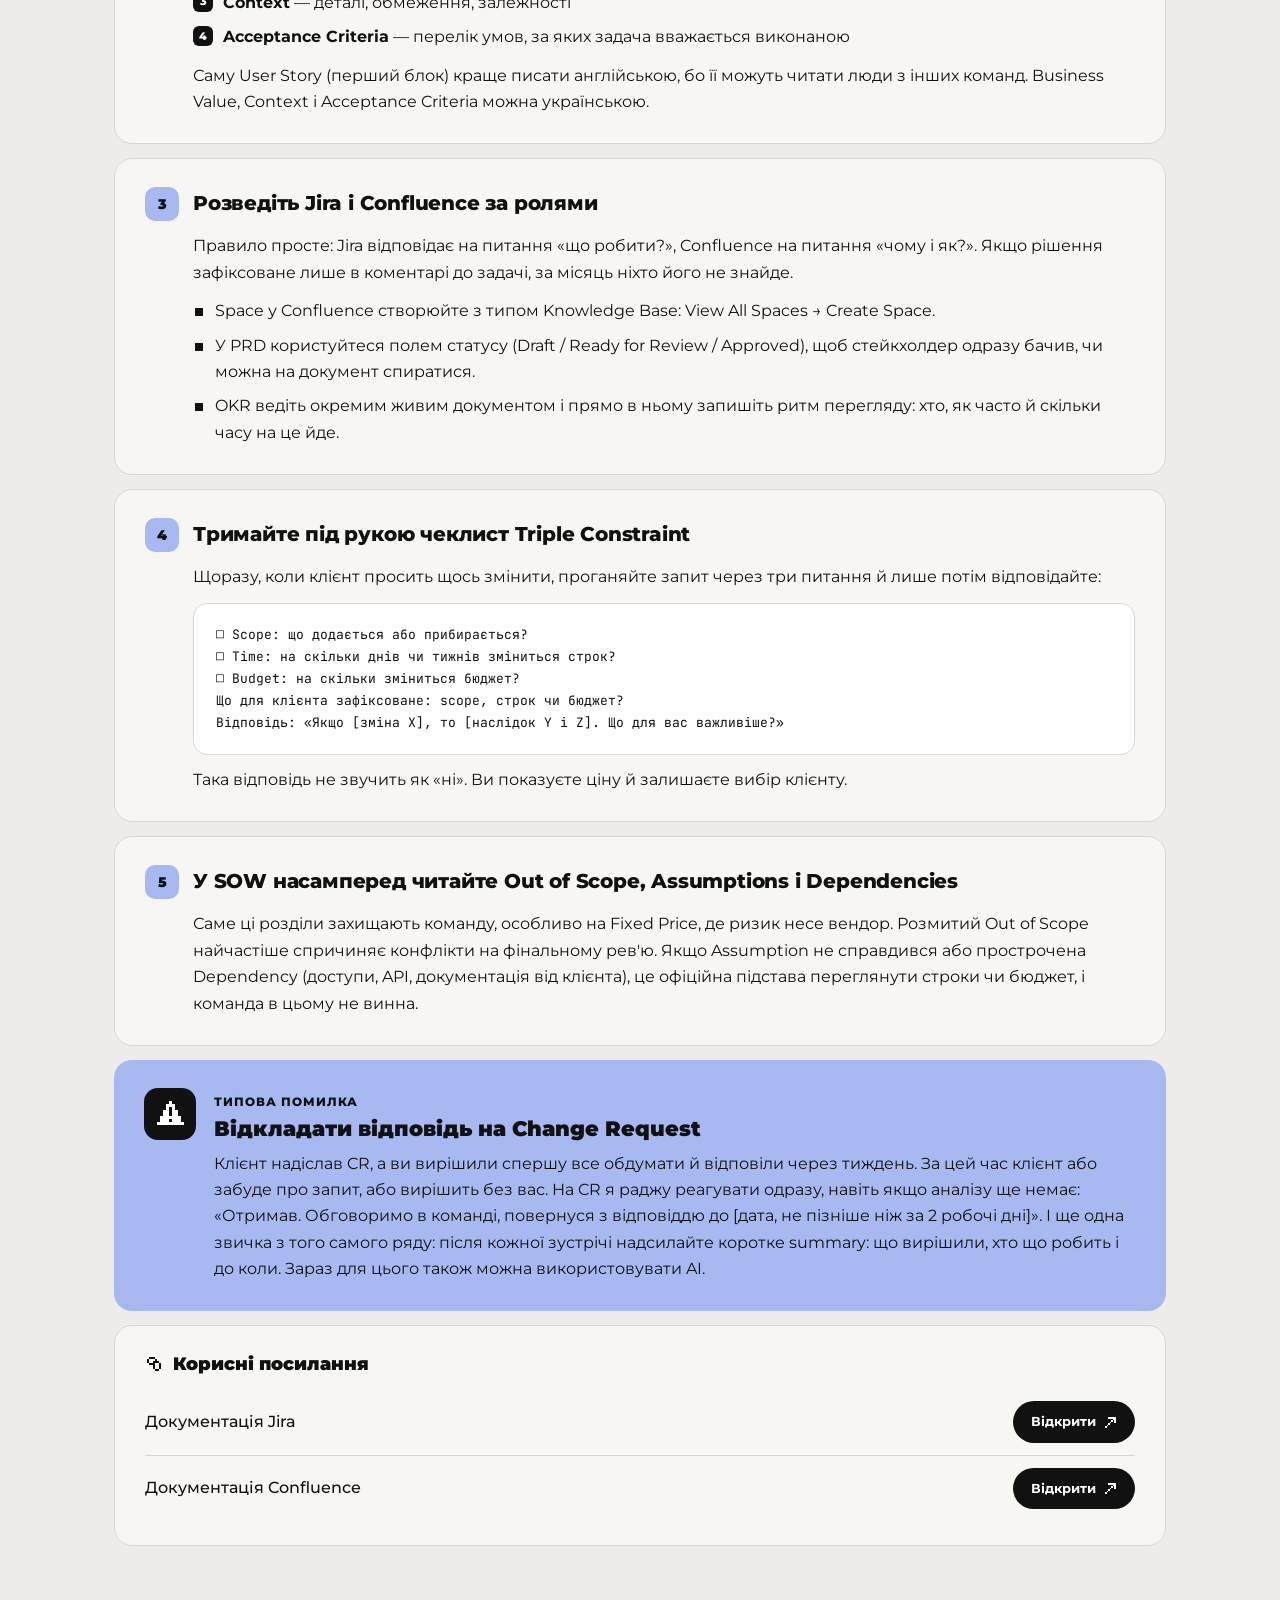
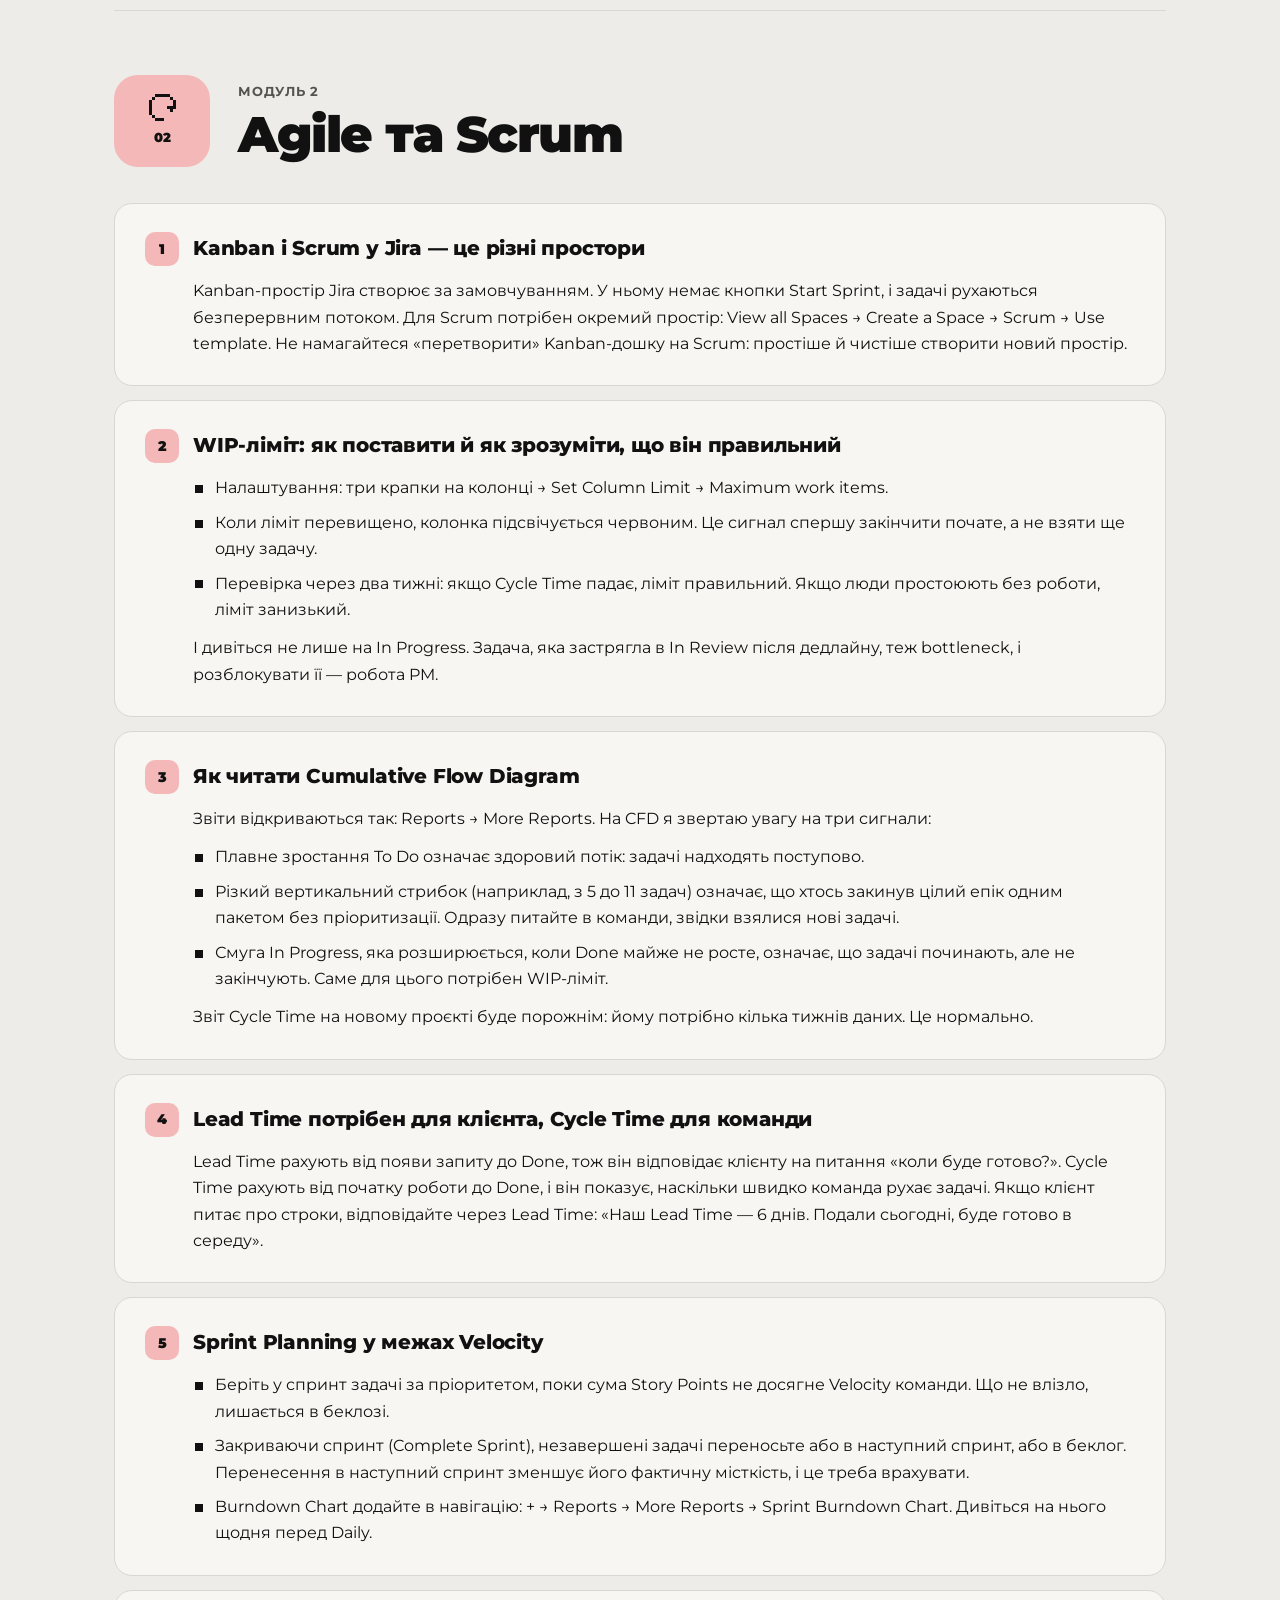
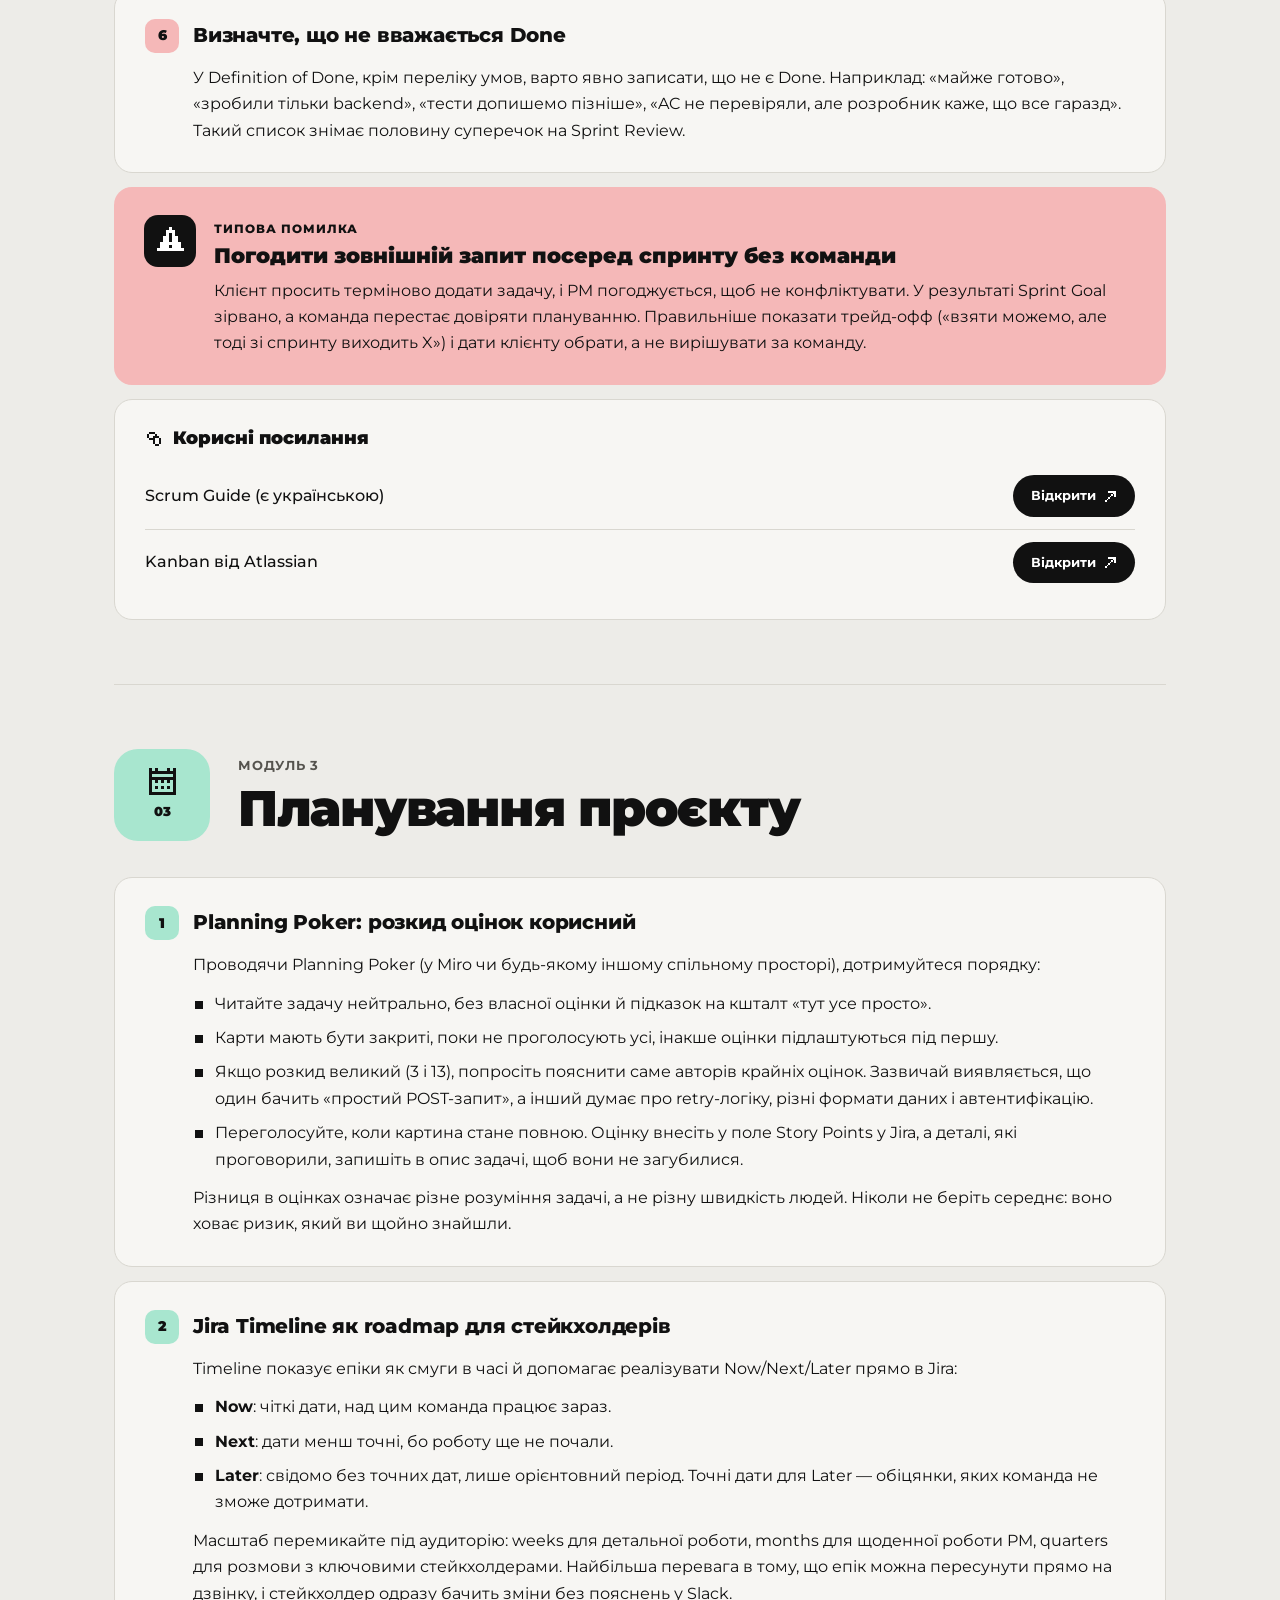
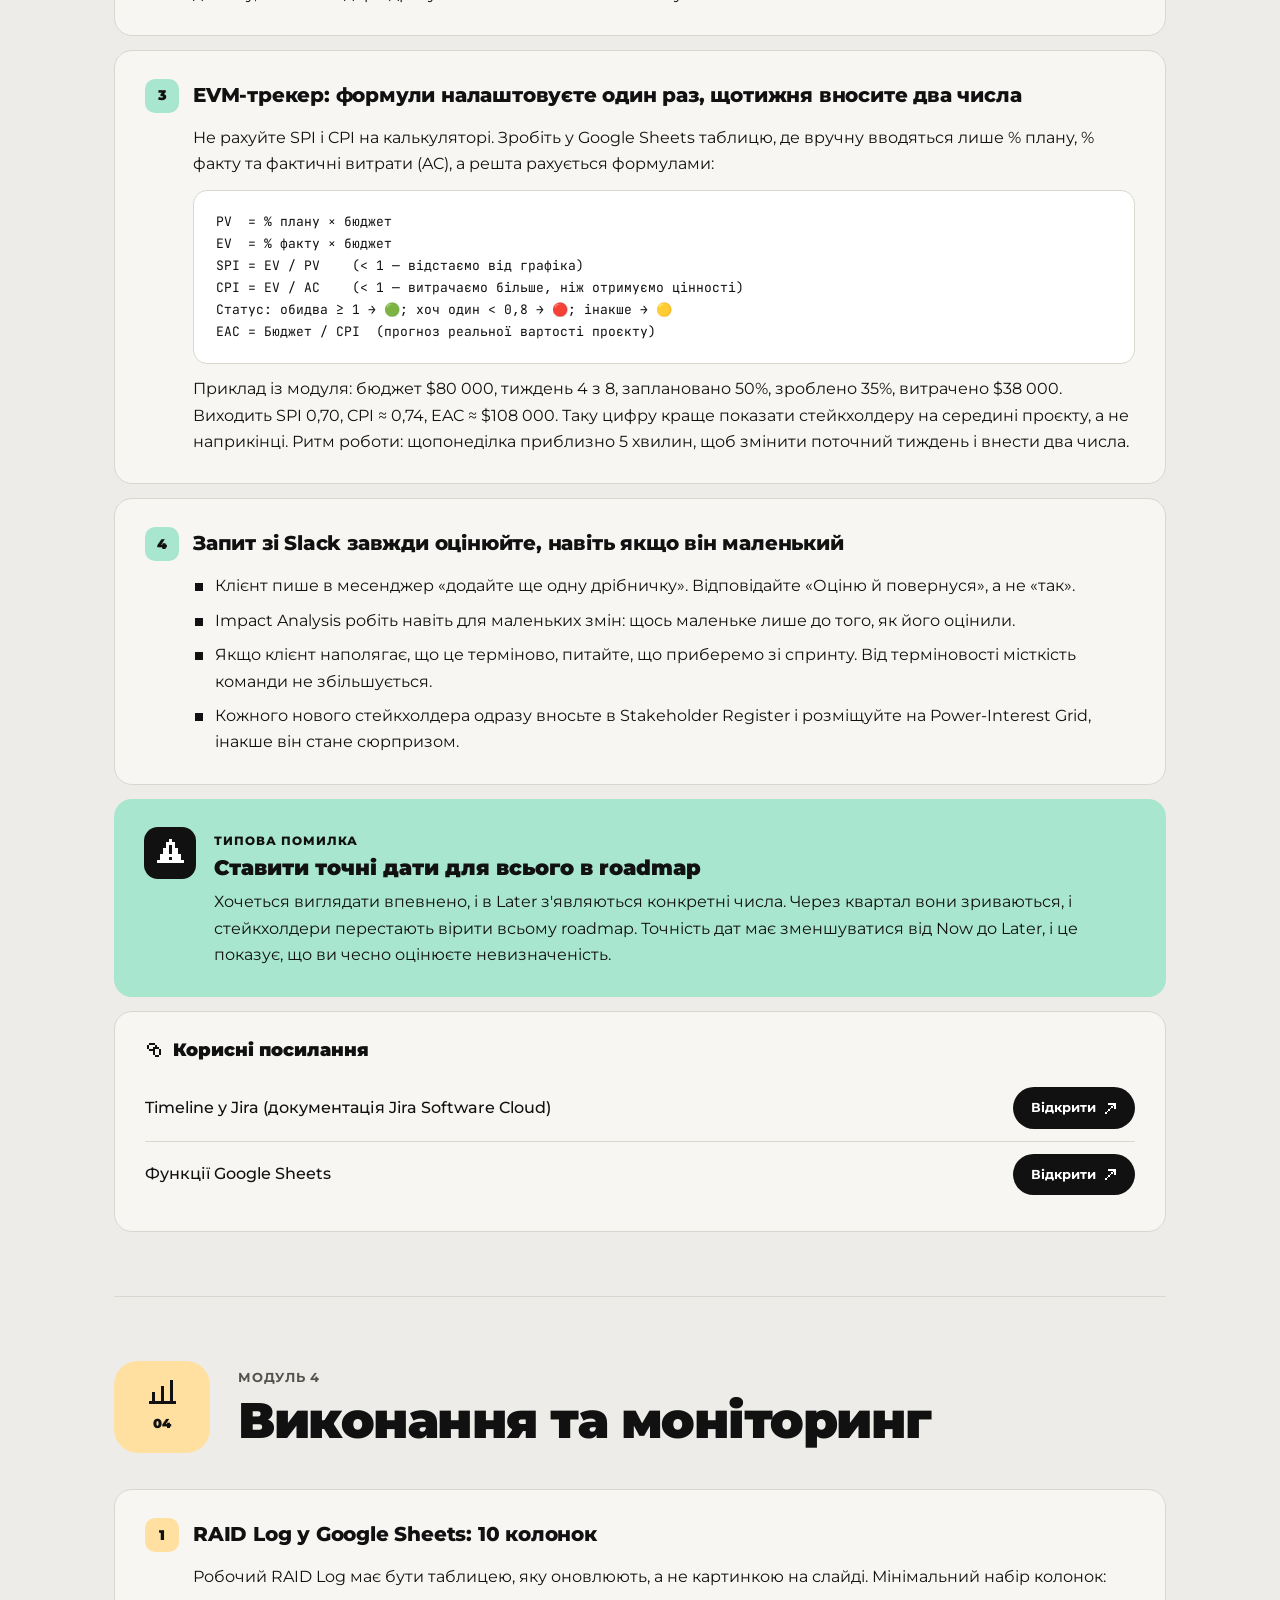
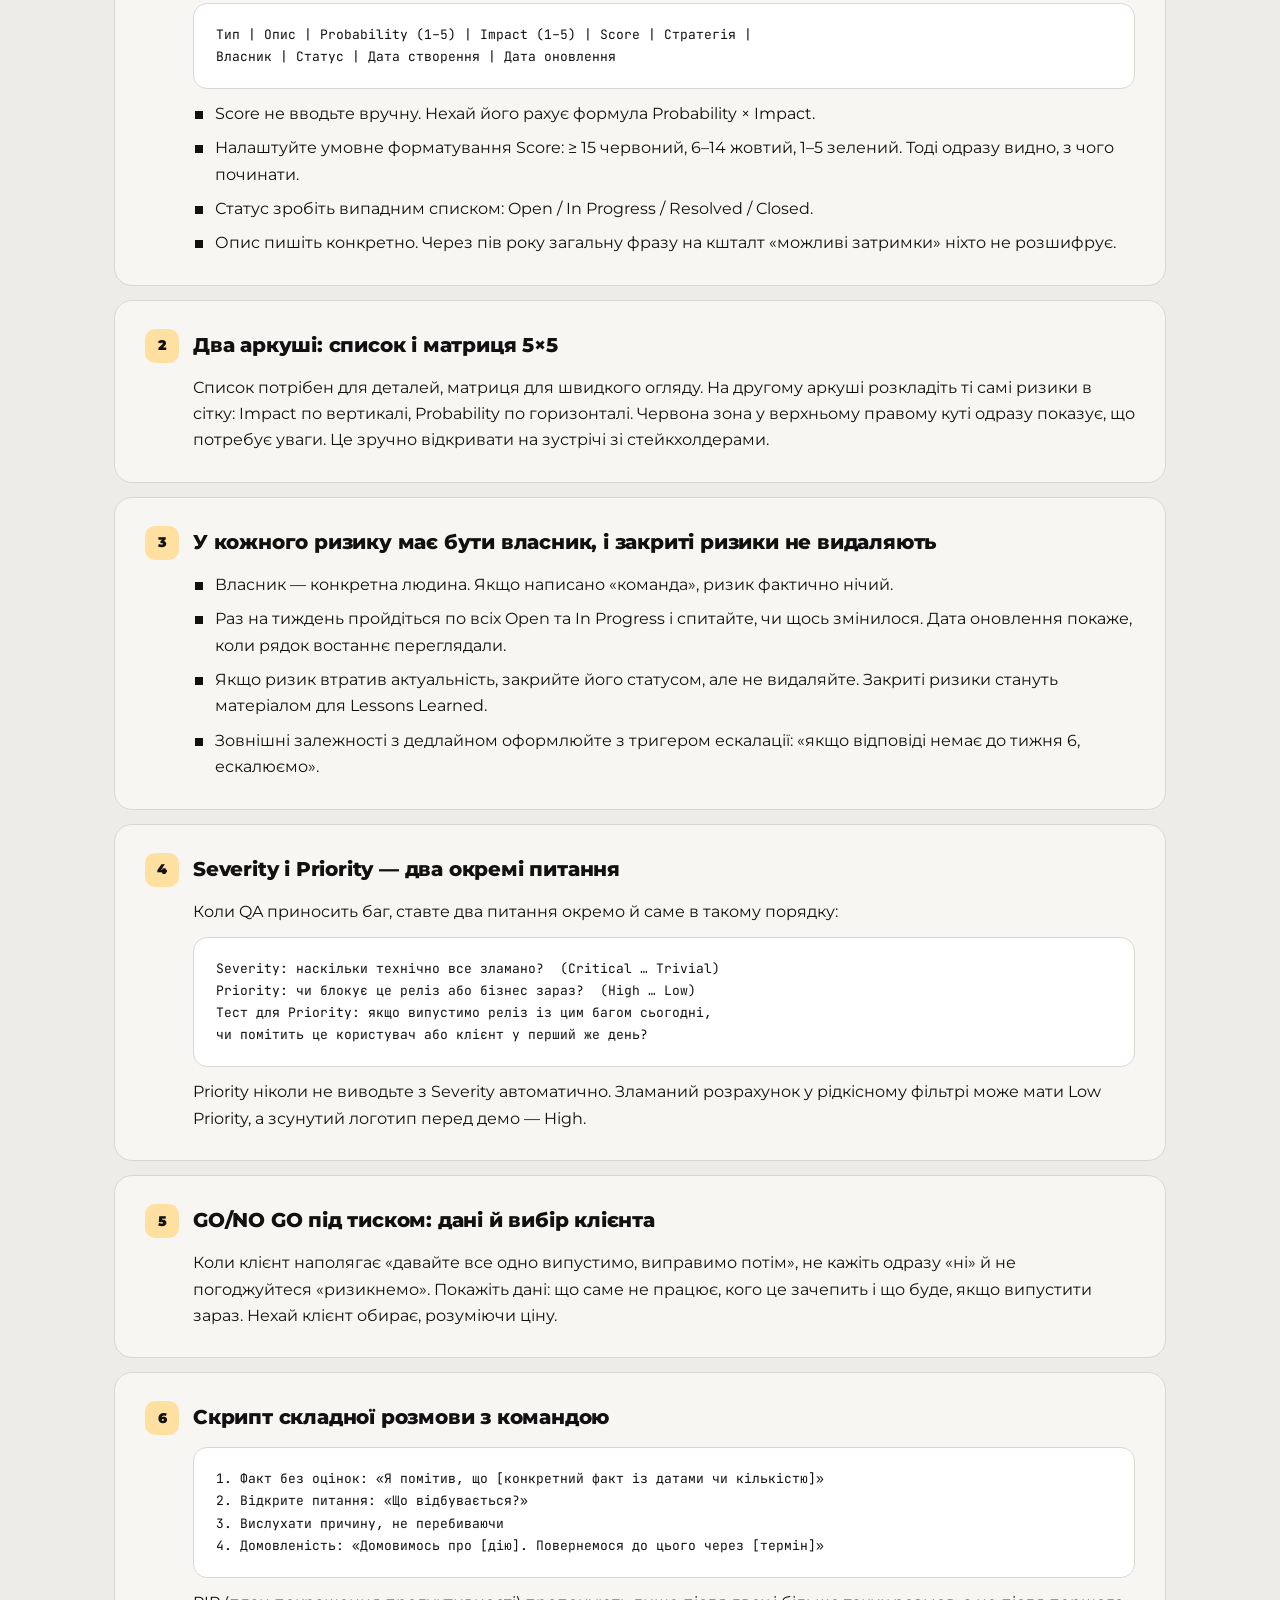
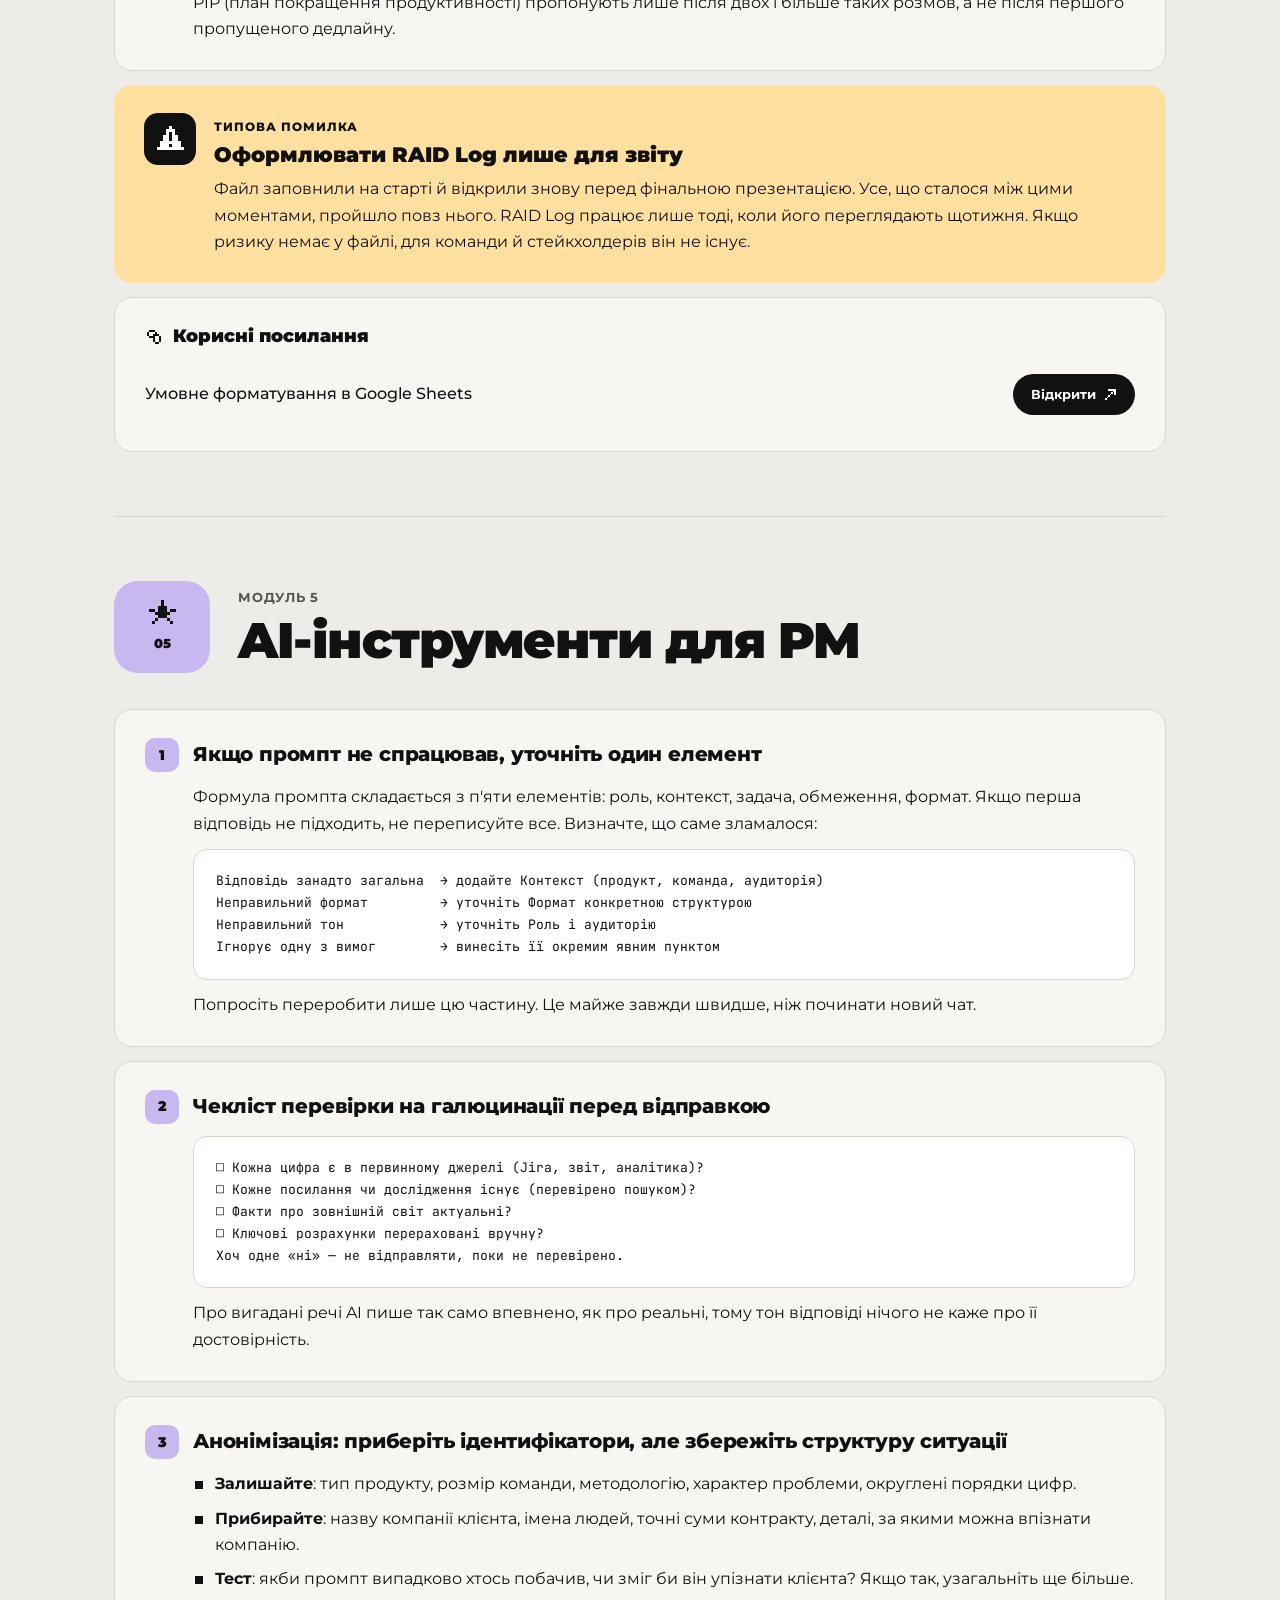
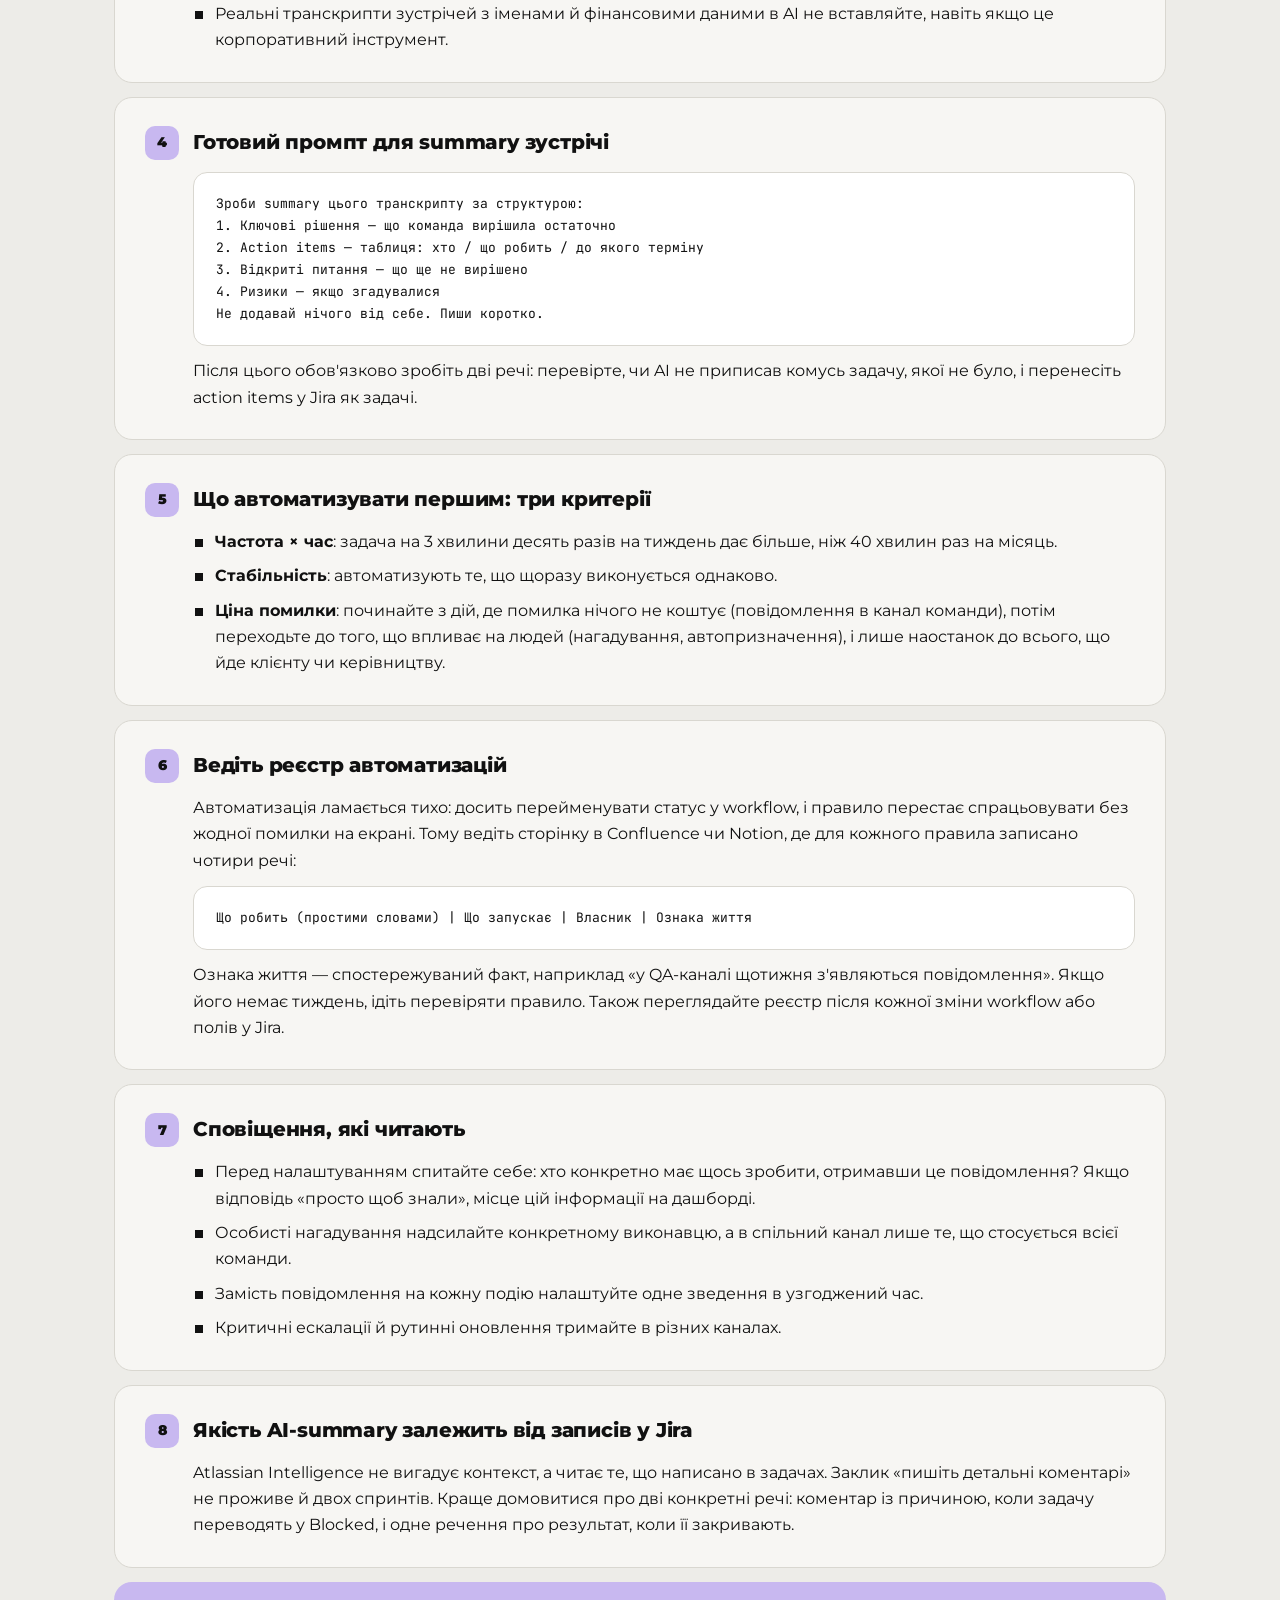
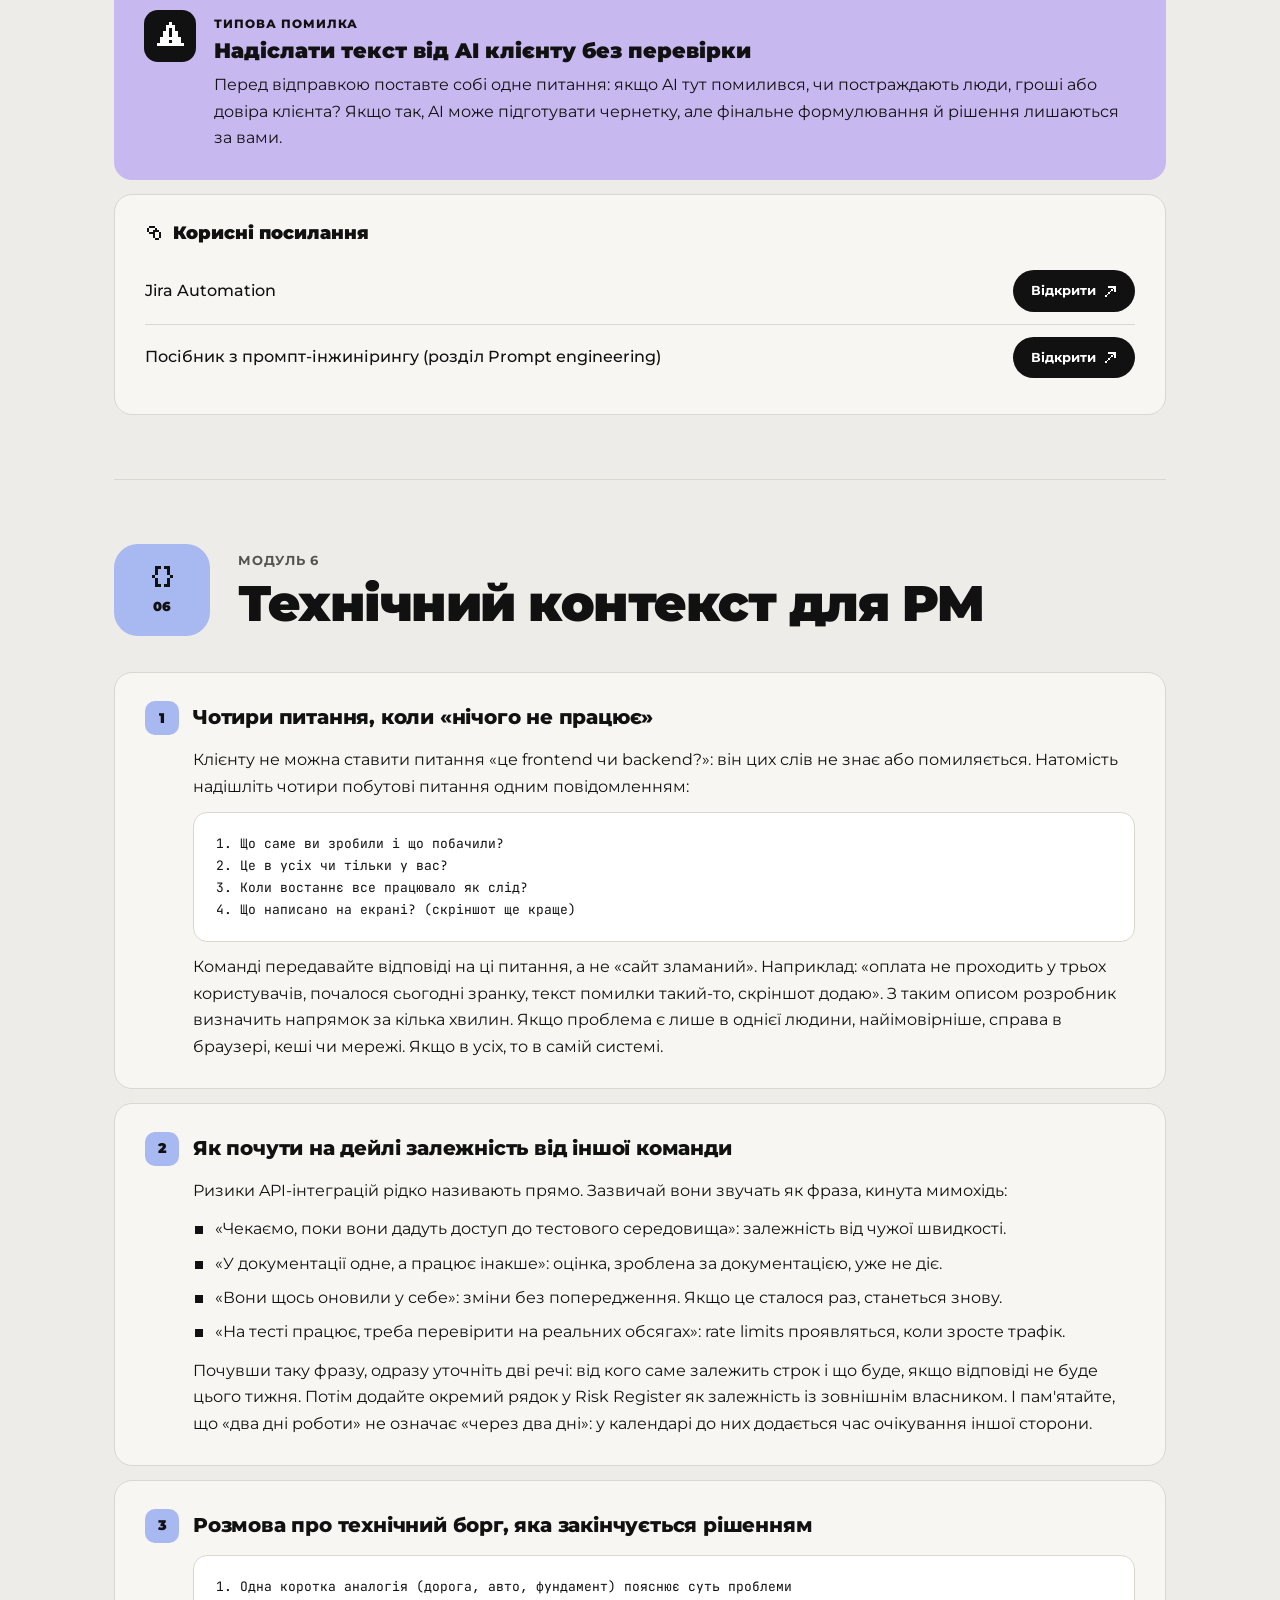
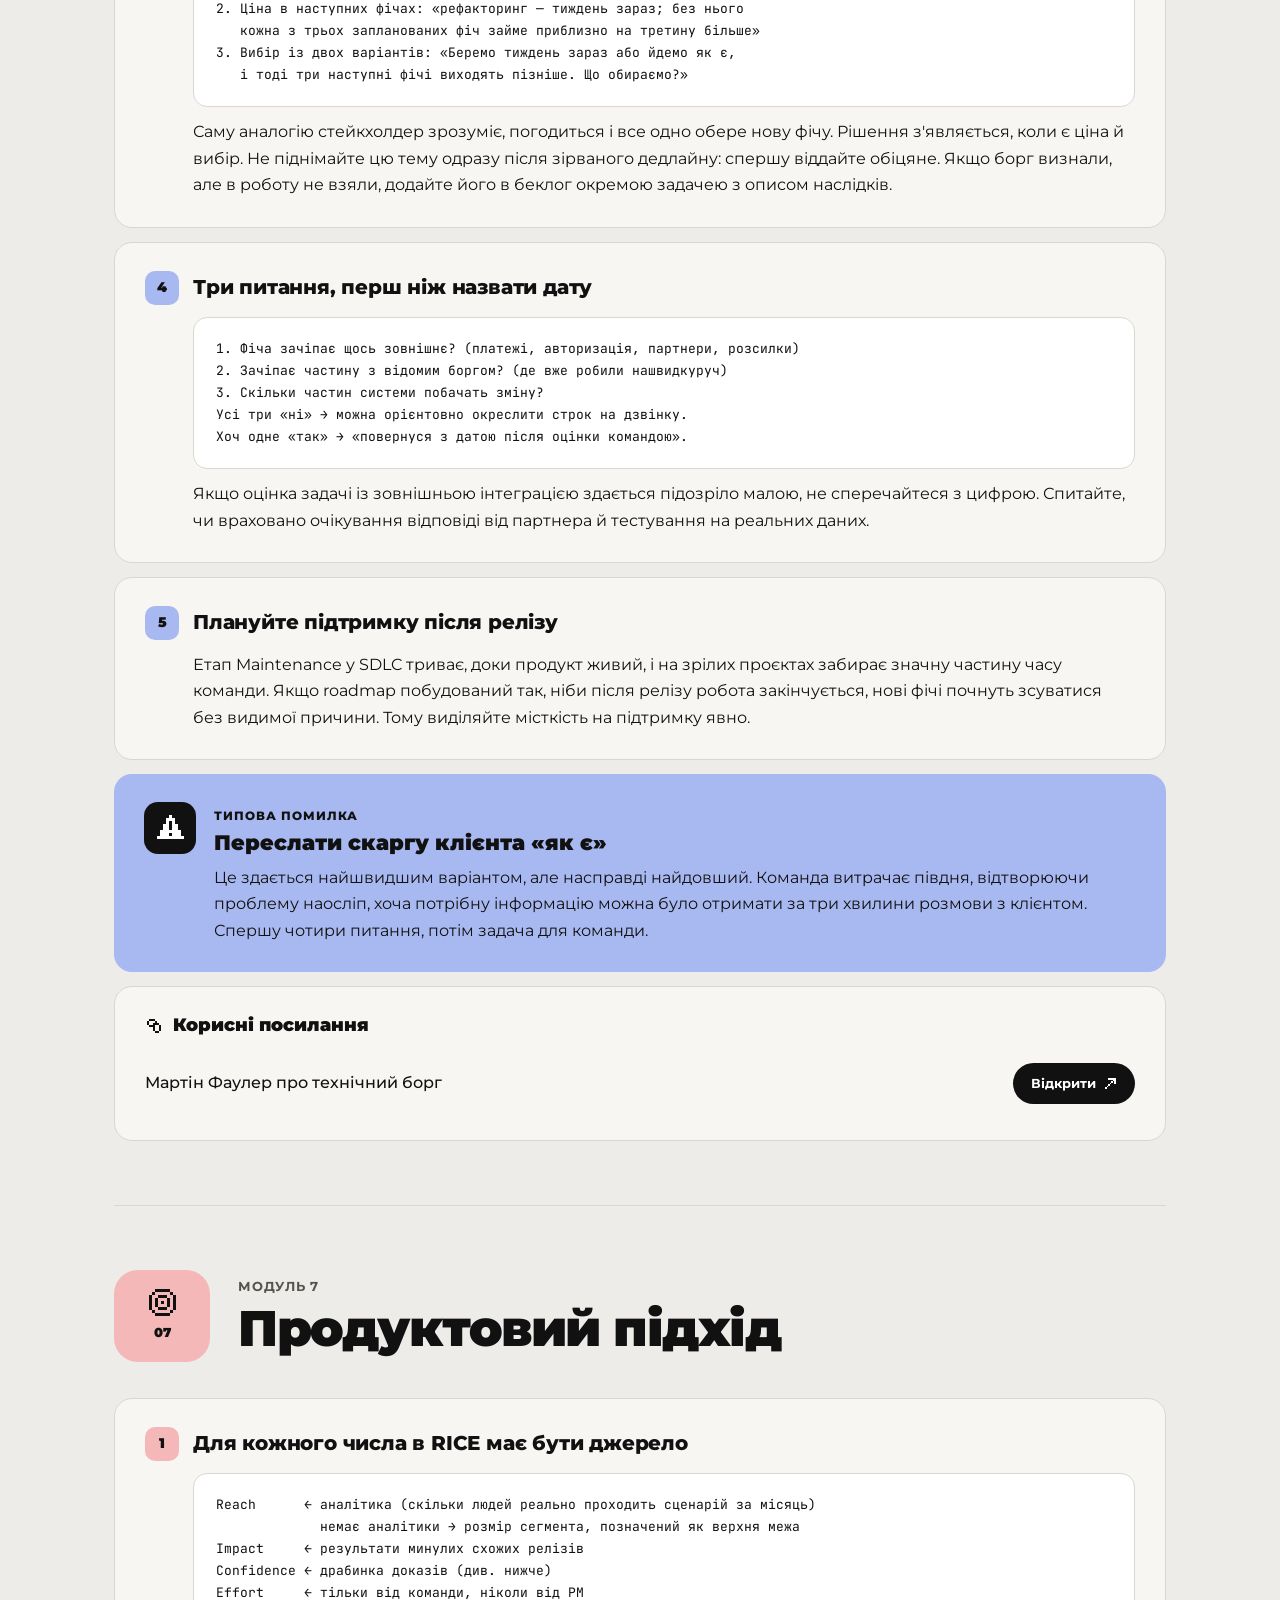
<file: site/project-manager-b4d2f0/index.html>
<!DOCTYPE html>
<html lang="uk">
<head>
  <meta charset="UTF-8" />
  <meta name="viewport" content="width=device-width, initial-scale=1.0" />
  <meta name="robots" content="noindex, nofollow" />
  <title>Project Manager · Технічні рекомендації ментора</title>
  <link rel="preconnect" href="https://fonts.googleapis.com" />
  <link rel="preconnect" href="https://fonts.gstatic.com" crossorigin />
  <link href="https://fonts.googleapis.com/css2?family=Montserrat:wght@400;500;600;700;800;900&family=JetBrains+Mono:wght@400;500&display=swap" rel="stylesheet" />
  <link rel="stylesheet" href="../_shared/recs.css" />
</head>
<body>
<script>
const RECS = {
  course: 'Project Manager',
  subtitle: 'Практичні поради ментора до кожного модуля: Jira і Confluence, Scrum-метрики, планування й ризики, AI-інструменти, технічний контекст, продуктовий підхід і підготовка до співбесід.',
  modules: [
    {
      title: 'Основи управління проєктами',
      icon: 'list',
      tips: [
        {
          title: 'Структуруйте Jira з першого дня: Epic → Story → Subtask',
          body: [
            'Беклог, у якому все лежить одним списком, швидко стає нечитабельним. Я раджу одразу тримати три рівні:',
            {
              list: [
                '<b>Epic</b>: великий блок роботи, наприклад «Discovery: автоматизовані звіти».',
                '<b>Story</b>: функціональність з погляду користувача всередині епіка.',
                '<b>Subtask</b>: робота за напрямками (дизайн, backend, frontend). Деталі технічних сабтасків PM не мусить знати сам: команда допоможе їх сформулювати, а PM їх фіксує.'
              ]
            },
            'Дві дрібниці, які заощаджують час:',
            {
              list: [
                'Домовтеся про єдиний формат назв: [скорочення проєкту] + назва задачі. Так задачу легко знайти пошуком і в згадках.',
                'Поля Priority та Estimate за замовчуванням сховані. Додайте їх одразу: Edit Fields → Manage Fields → Priority + Estimate → Save Changes.'
              ]
            }
          ]
        },
        {
          title: 'Опис Story пишіть за шаблоном, а не довільно',
          body: [
            'Опис задачі, який розробник і QA розуміють однаково, складається з чотирьох блоків:',
            {
              steps: [
                '<b>User Story</b> (англійською) — саме речення з трьох частин: роль, дія, результат: <i>As a [роль], I want to [дія], so that [результат]</i>',
                '<b>Business Value</b> — чому це важливо для бізнесу',
                '<b>Context</b> — деталі, обмеження, залежності',
                '<b>Acceptance Criteria</b> — перелік умов, за яких задача вважається виконаною'
              ]
            },
            'Саму User Story (перший блок) краще писати англійською, бо її можуть читати люди з інших команд. Business Value, Context і Acceptance Criteria можна українською.'
          ]
        },
        {
          title: 'Розведіть Jira і Confluence за ролями',
          body: [
            'Правило просте: Jira відповідає на питання «що робити?», Confluence на питання «чому і як?». Якщо рішення зафіксоване лише в коментарі до задачі, за місяць ніхто його не знайде.',
            {
              list: [
                'Space у Confluence створюйте з типом Knowledge Base: View All Spaces → Create Space.',
                'У PRD користуйтеся полем статусу (Draft / Ready for Review / Approved), щоб стейкхолдер одразу бачив, чи можна на документ спиратися.',
                'OKR ведіть окремим живим документом і прямо в ньому запишіть ритм перегляду: хто, як часто й скільки часу на це йде.'
              ]
            }
          ]
        },
        {
          title: 'Тримайте під рукою чеклист Triple Constraint',
          body: [
            'Щоразу, коли клієнт просить щось змінити, проганяйте запит через три питання й лише потім відповідайте:',
            {
              template: `□ Scope: що додається або прибирається?
□ Time: на скільки днів чи тижнів зміниться строк?
□ Budget: на скільки зміниться бюджет?
Що для клієнта зафіксоване: scope, строк чи бюджет?
Відповідь: «Якщо [зміна X], то [наслідок Y і Z]. Що для вас важливіше?»`
            },
            'Така відповідь не звучить як «ні». Ви показуєте ціну й залишаєте вибір клієнту.'
          ]
        },
        {
          title: 'У SOW насамперед читайте Out of Scope, Assumptions і Dependencies',
          body: [
            'Саме ці розділи захищають команду, особливо на Fixed Price, де ризик несе вендор. Розмитий Out of Scope найчастіше спричиняє конфлікти на фінальному рев\'ю. Якщо Assumption не справдився або прострочена Dependency (доступи, API, документація від клієнта), це офіційна підстава переглянути строки чи бюджет, і команда в цьому не винна.'
          ]
        }
      ],
      mistake: {
        title: 'Відкладати відповідь на Change Request',
        body: 'Клієнт надіслав CR, а ви вирішили спершу все обдумати й відповіли через тиждень. За цей час клієнт або забуде про запит, або вирішить без вас. На CR я раджу реагувати одразу, навіть якщо аналізу ще немає: «Отримав. Обговоримо в команді, повернуся з відповіддю до [дата, не пізніше ніж за 2 робочі дні]». І ще одна звичка з того самого ряду: після кожної зустрічі надсилайте коротке summary: що вирішили, хто що робить і до коли. Зараз для цього також можна використовувати AI.'
      },
      links: [
        {
          text: 'Документація Jira',
          url: 'https://support.atlassian.com/jira-software-cloud/'
        },
        {
          text: 'Документація Confluence',
          url: 'https://support.atlassian.com/confluence-cloud/'
        }
      ]
    },
    {
      title: 'Agile та Scrum',
      icon: 'loop',
      tips: [
        {
          title: 'Kanban і Scrum у Jira — це різні простори',
          body: [
            'Kanban-простір Jira створює за замовчуванням. У ньому немає кнопки Start Sprint, і задачі рухаються безперервним потоком. Для Scrum потрібен окремий простір: View all Spaces → Create a Space → Scrum → Use template. Не намагайтеся «перетворити» Kanban-дошку на Scrum: простіше й чистіше створити новий простір.'
          ]
        },
        {
          title: 'WIP-ліміт: як поставити й як зрозуміти, що він правильний',
          body: [
            {
              list: [
                'Налаштування: три крапки на колонці → Set Column Limit → Maximum work items.',
                'Коли ліміт перевищено, колонка підсвічується червоним. Це сигнал спершу закінчити почате, а не взяти ще одну задачу.',
                'Перевірка через два тижні: якщо Cycle Time падає, ліміт правильний. Якщо люди простоюють без роботи, ліміт занизький.'
              ]
            },
            'І дивіться не лише на In Progress. Задача, яка застрягла в In Review після дедлайну, теж bottleneck, і розблокувати її — робота PM.'
          ]
        },
        {
          title: 'Як читати Cumulative Flow Diagram',
          body: [
            'Звіти відкриваються так: Reports → More Reports. На CFD я звертаю увагу на три сигнали:',
            {
              list: [
                'Плавне зростання To Do означає здоровий потік: задачі надходять поступово.',
                'Різкий вертикальний стрибок (наприклад, з 5 до 11 задач) означає, що хтось закинув цілий епік одним пакетом без пріоритизації. Одразу питайте в команди, звідки взялися нові задачі.',
                'Смуга In Progress, яка розширюється, коли Done майже не росте, означає, що задачі починають, але не закінчують. Саме для цього потрібен WIP-ліміт.'
              ]
            },
            'Звіт Cycle Time на новому проєкті буде порожнім: йому потрібно кілька тижнів даних. Це нормально.'
          ]
        },
        {
          title: 'Lead Time потрібен для клієнта, Cycle Time для команди',
          body: [
            'Lead Time рахують від появи запиту до Done, тож він відповідає клієнту на питання «коли буде готово?». Cycle Time рахують від початку роботи до Done, і він показує, наскільки швидко команда рухає задачі. Якщо клієнт питає про строки, відповідайте через Lead Time: «Наш Lead Time — 6 днів. Подали сьогодні, буде готово в середу».'
          ]
        },
        {
          title: 'Sprint Planning у межах Velocity',
          body: [
            {
              list: [
                'Беріть у спринт задачі за пріоритетом, поки сума Story Points не досягне Velocity команди. Що не влізло, лишається в беклозі.',
                'Закриваючи спринт (Complete Sprint), незавершені задачі переносьте або в наступний спринт, або в беклог. Перенесення в наступний спринт зменшує його фактичну місткість, і це треба врахувати.',
                'Burndown Chart додайте в навігацію: + → Reports → More Reports → Sprint Burndown Chart. Дивіться на нього щодня перед Daily.'
              ]
            }
          ]
        },
        {
          title: 'Визначте, що не вважається Done',
          body: [
            'У Definition of Done, крім переліку умов, варто явно записати, що не є Done. Наприклад: «майже готово», «зробили тільки backend», «тести допишемо пізніше», «AC не перевіряли, але розробник каже, що все гаразд». Такий список знімає половину суперечок на Sprint Review.'
          ]
        }
      ],
      mistake: {
        title: 'Погодити зовнішній запит посеред спринту без команди',
        body: 'Клієнт просить терміново додати задачу, і PM погоджується, щоб не конфліктувати. У результаті Sprint Goal зірвано, а команда перестає довіряти плануванню. Правильніше показати трейд-офф («взяти можемо, але тоді зі спринту виходить X») і дати клієнту обрати, а не вирішувати за команду.'
      },
      links: [
        {
          text: 'Scrum Guide (є українською)',
          url: 'https://scrumguides.org/'
        },
        {
          text: 'Kanban від Atlassian',
          url: 'https://www.atlassian.com/agile/kanban'
        }
      ]
    },
    {
      title: 'Планування проєкту',
      icon: 'calendar',
      tips: [
        {
          title: 'Planning Poker: розкид оцінок корисний',
          body: [
            'Проводячи Planning Poker (у Miro чи будь-якому іншому спільному просторі), дотримуйтеся порядку:',
            {
              list: [
                'Читайте задачу нейтрально, без власної оцінки й підказок на кшталт «тут усе просто».',
                'Карти мають бути закриті, поки не проголосують усі, інакше оцінки підлаштуються під першу.',
                'Якщо розкид великий (3 і 13), попросіть пояснити саме авторів крайніх оцінок. Зазвичай виявляється, що один бачить «простий POST-запит», а інший думає про retry-логіку, різні формати даних і автентифікацію.',
                'Переголосуйте, коли картина стане повною. Оцінку внесіть у поле Story Points у Jira, а деталі, які проговорили, запишіть в опис задачі, щоб вони не загубилися.'
              ]
            },
            'Різниця в оцінках означає різне розуміння задачі, а не різну швидкість людей. Ніколи не беріть середнє: воно ховає ризик, який ви щойно знайшли.'
          ]
        },
        {
          title: 'Jira Timeline як roadmap для стейкхолдерів',
          body: [
            'Timeline показує епіки як смуги в часі й допомагає реалізувати Now/Next/Later прямо в Jira:',
            {
              list: [
                '<b>Now</b>: чіткі дати, над цим команда працює зараз.',
                '<b>Next</b>: дати менш точні, бо роботу ще не почали.',
                '<b>Later</b>: свідомо без точних дат, лише орієнтовний період. Точні дати для Later — обіцянки, яких команда не зможе дотримати.'
              ]
            },
            'Масштаб перемикайте під аудиторію: weeks для детальної роботи, months для щоденної роботи PM, quarters для розмови з ключовими стейкхолдерами. Найбільша перевага в тому, що епік можна пересунути прямо на дзвінку, і стейкхолдер одразу бачить зміни без пояснень у Slack.'
          ]
        },
        {
          title: 'EVM-трекер: формули налаштовуєте один раз, щотижня вносите два числа',
          body: [
            'Не рахуйте SPI і CPI на калькуляторі. Зробіть у Google Sheets таблицю, де вручну вводяться лише % плану, % факту та фактичні витрати (AC), а решта рахується формулами:',
            {
              template: `PV  = % плану × бюджет
EV  = % факту × бюджет
SPI = EV / PV    (&lt; 1 — відстаємо від графіка)
CPI = EV / AC    (&lt; 1 — витрачаємо більше, ніж отримуємо цінності)
Статус: обидва ≥ 1 → 🟢; хоч один &lt; 0,8 → 🔴; інакше → 🟡
EAC = Бюджет / CPI  (прогноз реальної вартості проєкту)`
            },
            'Приклад із модуля: бюджет $80 000, тиждень 4 з 8, заплановано 50%, зроблено 35%, витрачено $38 000. Виходить SPI 0,70, CPI ≈ 0,74, EAC ≈ $108 000. Таку цифру краще показати стейкхолдеру на середині проєкту, а не наприкінці. Ритм роботи: щопонеділка приблизно 5 хвилин, щоб змінити поточний тиждень і внести два числа.'
          ]
        },
        {
          title: 'Запит зі Slack завжди оцінюйте, навіть якщо він маленький',
          body: [
            {
              list: [
                'Клієнт пише в месенджер «додайте ще одну дрібничку». Відповідайте «Оціню й повернуся», а не «так».',
                'Impact Analysis робіть навіть для маленьких змін: щось маленьке лише до того, як його оцінили.',
                'Якщо клієнт наполягає, що це терміново, питайте, що приберемо зі спринту. Від терміновості місткість команди не збільшується.',
                'Кожного нового стейкхолдера одразу вносьте в Stakeholder Register і розміщуйте на Power-Interest Grid, інакше він стане сюрпризом.'
              ]
            }
          ]
        }
      ],
      mistake: {
        title: 'Ставити точні дати для всього в roadmap',
        body: 'Хочеться виглядати впевнено, і в Later з\'являються конкретні числа. Через квартал вони зриваються, і стейкхолдери перестають вірити всьому roadmap. Точність дат має зменшуватися від Now до Later, і це показує, що ви чесно оцінюєте невизначеність.'
      },
      links: [
        {
          text: 'Timeline у Jira (документація Jira Software Cloud)',
          url: 'https://support.atlassian.com/jira-software-cloud/'
        },
        {
          text: 'Функції Google Sheets',
          url: 'https://support.google.com/docs'
        }
      ]
    },
    {
      title: 'Виконання та моніторинг',
      icon: 'chart',
      tips: [
        {
          title: 'RAID Log у Google Sheets: 10 колонок',
          body: [
            'Робочий RAID Log має бути таблицею, яку оновлюють, а не картинкою на слайді. Мінімальний набір колонок:',
            {
              template: `Тип | Опис | Probability (1–5) | Impact (1–5) | Score | Стратегія |
Власник | Статус | Дата створення | Дата оновлення`
            },
            {
              list: [
                'Score не вводьте вручну. Нехай його рахує формула Probability × Impact.',
                'Налаштуйте умовне форматування Score: ≥ 15 червоний, 6–14 жовтий, 1–5 зелений. Тоді одразу видно, з чого починати.',
                'Статус зробіть випадним списком: Open / In Progress / Resolved / Closed.',
                'Опис пишіть конкретно. Через пів року загальну фразу на кшталт «можливі затримки» ніхто не розшифрує.'
              ]
            }
          ]
        },
        {
          title: 'Два аркуші: список і матриця 5×5',
          body: [
            'Список потрібен для деталей, матриця для швидкого огляду. На другому аркуші розкладіть ті самі ризики в сітку: Impact по вертикалі, Probability по горизонталі. Червона зона у верхньому правому куті одразу показує, що потребує уваги. Це зручно відкривати на зустрічі зі стейкхолдерами.'
          ]
        },
        {
          title: 'У кожного ризику має бути власник, і закриті ризики не видаляють',
          body: [
            {
              list: [
                'Власник — конкретна людина. Якщо написано «команда», ризик фактично нічий.',
                'Раз на тиждень пройдіться по всіх Open та In Progress і спитайте, чи щось змінилося. Дата оновлення покаже, коли рядок востаннє переглядали.',
                'Якщо ризик втратив актуальність, закрийте його статусом, але не видаляйте. Закриті ризики стануть матеріалом для Lessons Learned.',
                'Зовнішні залежності з дедлайном оформлюйте з тригером ескалації: «якщо відповіді немає до тижня 6, ескалюємо».'
              ]
            }
          ]
        },
        {
          title: 'Severity і Priority — два окремі питання',
          body: [
            'Коли QA приносить баг, ставте два питання окремо й саме в такому порядку:',
            {
              template: `Severity: наскільки технічно все зламано?  (Critical … Trivial)
Priority: чи блокує це реліз або бізнес зараз?  (High … Low)
Тест для Priority: якщо випустимо реліз із цим багом сьогодні,
чи помітить це користувач або клієнт у перший же день?`
            },
            'Priority ніколи не виводьте з Severity автоматично. Зламаний розрахунок у рідкісному фільтрі може мати Low Priority, а зсунутий логотип перед демо — High.'
          ]
        },
        {
          title: 'GO/NO GO під тиском: дані й вибір клієнта',
          body: [
            'Коли клієнт наполягає «давайте все одно випустимо, виправимо потім», не кажіть одразу «ні» й не погоджуйтеся «ризикнемо». Покажіть дані: що саме не працює, кого це зачепить і що буде, якщо випустити зараз. Нехай клієнт обирає, розуміючи ціну.'
          ]
        },
        {
          title: 'Скрипт складної розмови з командою',
          body: [
            {
              template: `1. Факт без оцінок: «Я помітив, що [конкретний факт із датами чи кількістю]»
2. Відкрите питання: «Що відбувається?»
3. Вислухати причину, не перебиваючи
4. Домовленість: «Домовимось про [дію]. Повернемося до цього через [термін]»`
            },
            'PIP (план покращення продуктивності) пропонують лише після двох і більше таких розмов, а не після першого пропущеного дедлайну.'
          ]
        }
      ],
      mistake: {
        title: 'Оформлювати RAID Log лише для звіту',
        body: 'Файл заповнили на старті й відкрили знову перед фінальною презентацією. Усе, що сталося між цими моментами, пройшло повз нього. RAID Log працює лише тоді, коли його переглядають щотижня. Якщо ризику немає у файлі, для команди й стейкхолдерів він не існує.'
      },
      links: [
        {
          text: 'Умовне форматування в Google Sheets',
          url: 'https://support.google.com/docs/answer/78413'
        }
      ]
    },
    {
      title: 'AI-інструменти для PM',
      icon: 'spark',
      tips: [
        {
          title: 'Якщо промпт не спрацював, уточніть один елемент',
          body: [
            'Формула промпта складається з п\'яти елементів: роль, контекст, задача, обмеження, формат. Якщо перша відповідь не підходить, не переписуйте все. Визначте, що саме зламалося:',
            {
              template: `Відповідь занадто загальна  → додайте Контекст (продукт, команда, аудиторія)
Неправильний формат         → уточніть Формат конкретною структурою
Неправильний тон            → уточніть Роль і аудиторію
Ігнорує одну з вимог        → винесіть її окремим явним пунктом`
            },
            'Попросіть переробити лише цю частину. Це майже завжди швидше, ніж починати новий чат.'
          ]
        },
        {
          title: 'Чекліст перевірки на галюцинації перед відправкою',
          body: [
            {
              template: `□ Кожна цифра є в первинному джерелі (Jira, звіт, аналітика)?
□ Кожне посилання чи дослідження існує (перевірено пошуком)?
□ Факти про зовнішній світ актуальні?
□ Ключові розрахунки перераховані вручну?
Хоч одне «ні» — не відправляти, поки не перевірено.`
            },
            'Про вигадані речі AI пише так само впевнено, як про реальні, тому тон відповіді нічого не каже про її достовірність.'
          ]
        },
        {
          title: 'Анонімізація: приберіть ідентифікатори, але збережіть структуру ситуації',
          body: [
            {
              list: [
                '<b>Залишайте</b>: тип продукту, розмір команди, методологію, характер проблеми, округлені порядки цифр.',
                '<b>Прибирайте</b>: назву компанії клієнта, імена людей, точні суми контракту, деталі, за якими можна впізнати компанію.',
                '<b>Тест</b>: якби промпт випадково хтось побачив, чи зміг би він упізнати клієнта? Якщо так, узагальніть ще більше.',
                'Реальні транскрипти зустрічей з іменами й фінансовими даними в AI не вставляйте, навіть якщо це корпоративний інструмент.'
              ]
            }
          ]
        },
        {
          title: 'Готовий промпт для summary зустрічі',
          body: [
            {
              template: `Зроби summary цього транскрипту за структурою:
1. Ключові рішення — що команда вирішила остаточно
2. Action items — таблиця: хто / що робить / до якого терміну
3. Відкриті питання — що ще не вирішено
4. Ризики — якщо згадувалися
Не додавай нічого від себе. Пиши коротко.`
            },
            'Після цього обов\'язково зробіть дві речі: перевірте, чи AI не приписав комусь задачу, якої не було, і перенесіть action items у Jira як задачі.'
          ]
        },
        {
          title: 'Що автоматизувати першим: три критерії',
          body: [
            {
              list: [
                '<b>Частота × час</b>: задача на 3 хвилини десять разів на тиждень дає більше, ніж 40 хвилин раз на місяць.',
                '<b>Стабільність</b>: автоматизують те, що щоразу виконується однаково.',
                '<b>Ціна помилки</b>: починайте з дій, де помилка нічого не коштує (повідомлення в канал команди), потім переходьте до того, що впливає на людей (нагадування, автопризначення), і лише наостанок до всього, що йде клієнту чи керівництву.'
              ]
            }
          ]
        },
        {
          title: 'Ведіть реєстр автоматизацій',
          body: [
            'Автоматизація ламається тихо: досить перейменувати статус у workflow, і правило перестає спрацьовувати без жодної помилки на екрані. Тому ведіть сторінку в Confluence чи Notion, де для кожного правила записано чотири речі:',
            {
              template: 'Що робить (простими словами) | Що запускає | Власник | Ознака життя'
            },
            'Ознака життя — спостережуваний факт, наприклад «у QA-каналі щотижня з\'являються повідомлення». Якщо його немає тиждень, ідіть перевіряти правило. Також переглядайте реєстр після кожної зміни workflow або полів у Jira.'
          ]
        },
        {
          title: 'Сповіщення, які читають',
          body: [
            {
              list: [
                'Перед налаштуванням спитайте себе: хто конкретно має щось зробити, отримавши це повідомлення? Якщо відповідь «просто щоб знали», місце цій інформації на дашборді.',
                'Особисті нагадування надсилайте конкретному виконавцю, а в спільний канал лише те, що стосується всієї команди.',
                'Замість повідомлення на кожну подію налаштуйте одне зведення в узгоджений час.',
                'Критичні ескалації й рутинні оновлення тримайте в різних каналах.'
              ]
            }
          ]
        },
        {
          title: 'Якість AI-summary залежить від записів у Jira',
          body: [
            'Atlassian Intelligence не вигадує контекст, а читає те, що написано в задачах. Заклик «пишіть детальні коментарі» не проживе й двох спринтів. Краще домовитися про дві конкретні речі: коментар із причиною, коли задачу переводять у Blocked, і одне речення про результат, коли її закривають.'
          ]
        }
      ],
      mistake: {
        title: 'Надіслати текст від AI клієнту без перевірки',
        body: 'Перед відправкою поставте собі одне питання: якщо AI тут помилився, чи постраждають люди, гроші або довіра клієнта? Якщо так, AI може підготувати чернетку, але фінальне формулювання й рішення лишаються за вами.'
      },
      links: [
        {
          text: 'Jira Automation',
          url: 'https://support.atlassian.com/cloud-automation/'
        },
        {
          text: 'Посібник з промпт-інжинірингу (розділ Prompt engineering)',
          url: 'https://docs.claude.com/en/docs/build-with-claude/prompt-engineering/overview'
        }
      ]
    },
    {
      title: 'Технічний контекст для PM',
      icon: 'code',
      tips: [
        {
          title: 'Чотири питання, коли «нічого не працює»',
          body: [
            'Клієнту не можна ставити питання «це frontend чи backend?»: він цих слів не знає або помиляється. Натомість надішліть чотири побутові питання одним повідомленням:',
            {
              template: `1. Що саме ви зробили і що побачили?
2. Це в усіх чи тільки у вас?
3. Коли востаннє все працювало як слід?
4. Що написано на екрані? (скріншот ще краще)`
            },
            'Команді передавайте відповіді на ці питання, а не «сайт зламаний». Наприклад: «оплата не проходить у трьох користувачів, почалося сьогодні зранку, текст помилки такий-то, скріншот додаю». З таким описом розробник визначить напрямок за кілька хвилин. Якщо проблема є лише в однієї людини, найімовірніше, справа в браузері, кеші чи мережі. Якщо в усіх, то в самій системі.'
          ]
        },
        {
          title: 'Як почути на дейлі залежність від іншої команди',
          body: [
            'Ризики API-інтеграцій рідко називають прямо. Зазвичай вони звучать як фраза, кинута мимохідь:',
            {
              list: [
                '«Чекаємо, поки вони дадуть доступ до тестового середовища»: залежність від чужої швидкості.',
                '«У документації одне, а працює інакше»: оцінка, зроблена за документацією, уже не діє.',
                '«Вони щось оновили у себе»: зміни без попередження. Якщо це сталося раз, станеться знову.',
                '«На тесті працює, треба перевірити на реальних обсягах»: rate limits проявляться, коли зросте трафік.'
              ]
            },
            'Почувши таку фразу, одразу уточніть дві речі: від кого саме залежить строк і що буде, якщо відповіді не буде цього тижня. Потім додайте окремий рядок у Risk Register як залежність із зовнішнім власником. І пам\'ятайте, що «два дні роботи» не означає «через два дні»: у календарі до них додається час очікування іншої сторони.'
          ]
        },
        {
          title: 'Розмова про технічний борг, яка закінчується рішенням',
          body: [
            {
              template: `1. Одна коротка аналогія (дорога, авто, фундамент) пояснює суть проблеми
2. Ціна в наступних фічах: «рефакторинг — тиждень зараз; без нього
   кожна з трьох запланованих фіч займе приблизно на третину більше»
3. Вибір із двох варіантів: «Беремо тиждень зараз або йдемо як є,
   і тоді три наступні фічі виходять пізніше. Що обираємо?»`
            },
            'Саму аналогію стейкхолдер зрозуміє, погодиться і все одно обере нову фічу. Рішення з\'являється, коли є ціна й вибір. Не піднімайте цю тему одразу після зірваного дедлайну: спершу віддайте обіцяне. Якщо борг визнали, але в роботу не взяли, додайте його в беклог окремою задачею з описом наслідків.'
          ]
        },
        {
          title: 'Три питання, перш ніж назвати дату',
          body: [
            {
              template: `1. Фіча зачіпає щось зовнішнє? (платежі, авторизація, партнери, розсилки)
2. Зачіпає частину з відомим боргом? (де вже робили нашвидкуруч)
3. Скільки частин системи побачать зміну?
Усі три «ні» → можна орієнтовно окреслити строк на дзвінку.
Хоч одне «так» → «повернуся з датою після оцінки командою».`
            },
            'Якщо оцінка задачі із зовнішньою інтеграцією здається підозріло малою, не сперечайтеся з цифрою. Спитайте, чи враховано очікування відповіді від партнера й тестування на реальних даних.'
          ]
        },
        {
          title: 'Плануйте підтримку після релізу',
          body: [
            'Етап Maintenance у SDLC триває, доки продукт живий, і на зрілих проєктах забирає значну частину часу команди. Якщо roadmap побудований так, ніби після релізу робота закінчується, нові фічі почнуть зсуватися без видимої причини. Тому виділяйте місткість на підтримку явно.'
          ]
        }
      ],
      mistake: {
        title: 'Переслати скаргу клієнта «як є»',
        body: 'Це здається найшвидшим варіантом, але насправді найдовший. Команда витрачає півдня, відтворюючи проблему наосліп, хоча потрібну інформацію можна було отримати за три хвилини розмови з клієнтом. Спершу чотири питання, потім задача для команди.'
      },
      links: [
        {
          text: 'Мартін Фаулер про технічний борг',
          url: 'https://martinfowler.com/bliki/TechnicalDebt.html'
        }
      ]
    },
    {
      title: 'Продуктовий підхід',
      icon: 'target',
      tips: [
        {
          title: 'Для кожного числа в RICE має бути джерело',
          body: [
            {
              template: `Reach      ← аналітика (скільки людей реально проходить сценарій за місяць)
             немає аналітики → розмір сегмента, позначений як верхня межа
Impact     ← результати минулих схожих релізів
Confidence ← драбинка доказів (див. нижче)
Effort     ← тільки від команди, ніколи від PM`
            },
            'Драбинка Confidence:',
            {
              list: [
                '<b>Висока</b>: є дані по схожій зміні, яку ви вже робили, і зафіксований результат.',
                '<b>Середня</b>: є повторюваний запит від багатьох клієнтів або дані про проблему, але не про рішення.',
                '<b>Низька</b>: є ідея й логіка, але жодного підтвердження. Це нормально.'
              ]
            },
            'Низький Confidence не закриває фічу, а підказує наступний крок: спершу дешева перевірка, потім повна реалізація.'
          ]
        },
        {
          title: 'RICE для кварталу, ICE для грумінгу',
          body: [
            'RICE потребує даних і часу, тож він для квартального планування. Для оперативних рішень і грумінгу беклогу є ICE: (Impact + Confidence + Ease) / 3, кожен показник за шкалою 1–10. На всі задачі йде 10–15 хвилин.'
          ]
        },
        {
          title: 'Перевірте базові потреби, перш ніж ранжувати',
          body: [
            'За моделлю Kano базові (must-be) потреби помітні лише тоді, коли їх немає, і тому майже не трапляються у фіче-реквестах. Шукайте їх у трьох місцях:',
            {
              list: [
                'причини, через які клієнти йдуть;',
                'скарги в підтримку;',
                'обхідні шляхи: клієнти вивантажують дані копіюванням, ведуть паралельну таблицю, просять когось зробити щось за них.'
              ]
            },
            'Незакрита базова потреба не змагається з іншими фічами за score. Вона йде першою.'
          ]
        },
        {
          title: 'Фічу просить керівництво: три кроки замість відмови',
          body: [
            {
              template: `1. «Який Key Result цього кварталу вона рухає?» — з'ясовуєте разом
2. «Що виходить із Now, якщо взяти це зараз?» — ціна в уже обіцяному
3. «Чи можна перевірити гіпотезу дешевше?» — сегмент, спрощена версія`
            },
            'У жодному з кроків ви не оцінюєте саму ідею, тож розмова не перетворюється на суперечку, а рішення лишається за керівником.'
          ]
        },
        {
          title: 'Не дайте Later перетворитися на смітник',
          body: [
            'Раз на квартал кожен пункт Later має отримати один із трьох статусів: піднятий у Next (з поясненням, що змінилося), видалений (з поясненням чому) або залишений з умовою повернення, наприклад «повернемося, коли частка мобільних входів перевищить третину». Пункт без такої умови сприймається як відмова, яку просто сформулювали ввічливо.'
          ]
        },
        {
          title: 'Як домовитися про problem interview',
          body: [
            {
              list: [
                'Формулювання, на яке погоджуються: «20 хвилин, хочу зрозуміти, як ви зараз [робите конкретну роботу]. Нічого показувати не буду, презентації не буде».',
                'Якщо прямого контакту немає, попросіться слухачем на вже запланований дзвінок sales чи CS і поставте два-три питання наприкінці.',
                'Скільки розмов потрібно: зазвичай 5–8 в одному сегменті. Даних достатньо, коли дві розмови поспіль не додали нічого нового.'
              ]
            },
            'Питайте про дії, а не про бажання: як ви робите це зараз, що займає найбільше часу, як ви це обходите, як усе відбувалося востаннє.'
          ]
        },
        {
          title: 'Як виокремити JTBD із безладної розмови',
          body: [
            'Шукайте три маркери: згадки часу чи частоти («весь вівторок», «щотижня»), обхідні шляхи й роздратування в інтонації. Щоб перевірити формулювання роботи, спробуйте придумати три різні способи її закрити. Якщо виходить лише один, ви записали рішення клієнта, а не його роботу.'
          ]
        },
        {
          title: 'Перевірку обирайте під конкретний сумнів',
          body: [
            {
              template: `Чи проблема реальна?          → розмови + пошук обхідних шляхів
Чи зрозуміють рішення?        → клікабельний макет
Чи справді користуватимуться? → ручний процес
Чи достатньо охочих?          → сторінка з описом і формою заявки`
            },
            'Перевірка має сенс, поки вона дешевша за помилку, від якої захищає. Тижнева перевірка перед шістьма тижнями розробки виправдана, а перед дводенною задачею ні.'
          ]
        }
      ],
      mistake: {
        title: 'Ховати спростовану гіпотезу',
        body: 'Команда вже два тижні в роботі, а дані кажуть, що фіча не потрібна. Виникає спокуса вдати, що дані неоднозначні. Порівняйте дві ціни вголос: зупинитися зараз чи довести до релізу (решта розробки, підтримка непотрібного функціоналу, зайняте місце в продукті). До стейкхолдера приходьте з альтернативою, а не лише з новиною.'
      }
    },
    {
      title: 'Кар&#x27;єра та готовність',
      icon: 'briefcase',
      tips: [
        {
          title: 'Читайте вакансію за обов\'язками, а не за назвою',
          body: [
            'Назву вакансії компанії часто пишуть так, як їм зручніше шукати кандидатів, і вона не завжди описує роль. Орієнтуйтеся на текст обов\'язків: якщо там терміни, бюджет, scope і ризики, це роль Project Manager («як і коли?»). Якщо стратегія, roadmap, ріст і бізнес-метрики, це Product Manager («навіщо і куди?»).'
          ]
        },
        {
          title: 'STAR із правильними пропорціями',
          body: [
            'Орієнтовний розподіл: Situation близько 10%, Task близько 10%, Action близько 60%, Result близько 20%. Найчастіше історії провалюються на Result. Якщо метрик ніхто не збирав, використайте три типи чисел, які доступні майже завжди:',
            {
              list: [
                '<b>Час до і після</b>: «зведення звіту забирало день, потім приблизно годину».',
                '<b>Кількість</b>: людей, ітерацій, кіл узгодження («було чотири, стало два»).',
                '<b>Наслідок, якого вдалося уникнути</b>: «ризик знайшли за три тижні, і реліз вийшов вчасно, хоча підрядник затримався».'
              ]
            },
            'Перед співбесідою перевірте кожну цифру питанням «як я це виміряв?». Якщо відповіді немає, приберіть цифру: вигадане число не витримає першого уточнення.'
          ]
        },
        {
          title: 'Трьох історій достатньо, якщо в кожної кілька входів',
          body: [
            {
              list: [
                'Підготуйте історії про успіх, провал і конфлікт. Для кожної заздалегідь продумайте три акценти: пріоритизація, комунікація, ризики.',
                'Історію про провал завершуйте зміною в поведінці, яка працює досі, а не мораллю на кшталт «я зрозумів, що треба краще планувати».',
                'В історії про конфлікт обов\'язково має бути ваша частина: що ви зробили чи не зробили і що змінили потім.'
              ]
            }
          ]
        },
        {
          title: 'Кейс-інтерв\'ю в незнайомій галузі',
          body: [
            {
              list: [
                'Почніть з уточнень: наскільки це критично для запуску, хто ухвалює рішення, що для клієнта гірше.',
                'Якщо на уточнення не відповідають, назвіть припущення вголос і рухайтеся далі: «Припускаю, що X критичний. Якщо ні, скажіть, і я перебудую відповідь».',
                'Фраза «напряму не стикався, але за аналогією з тим, що робив, підійшов би так…» звучить сильніше, ніж спроба вгадати.',
                'Завершуйте однією рекомендацією з обґрунтуванням і умовою: «Обмежив би scope за умови письмової згоди клієнта й зафіксованої дати для решти».'
              ]
            }
          ]
        },
        {
          title: 'Ваші питання наприкінці співбесіди',
          body: [
            {
              list: [
                'Як у вас ухвалюють рішення про пріоритети і хто вирішує, коли думки розходяться?',
                'Розкажіть про проєкт, який нещодавно пішов не за планом. Що ви зробили?',
                'Хто ухвалює рішення про перенесення релізу?',
                'Як виглядатиме мій успіх через пів року і за чим ви його оціните?'
              ]
            },
            'Ці питання працюють на враження про вас і водночас дають дані для вашого власного рішення. Про зарплату говорять на фінальних етапах. Якщо рекрутер питає про очікування першим, уточніть вилку, яку розглядають для ролі.'
          ]
        },
        {
          title: 'Портфоліо-кейс за п\'ятьма елементами',
          body: [
            {
              template: 'Контекст → Проблема → Дії → Рішення → Результат'
            },
            'Кейс має пройти тест «30 секунд рекрутера»: за пів хвилини має бути зрозуміло, що це за проєкт, яку проблему ви розв\'язували і що змінилося. Матеріалом для кейсу стануть ваші артефакти з ДЗ 1–6. Саме цю структуру ви застосуєте в ДЗ 7, а готовий кейс добре лягає в розділ Featured вашого LinkedIn-профілю.'
          ]
        }
      ],
      mistake: {
        title: 'Прикрашати цифри',
        body: '«Покращив процес на 30%» звучить переконливо, поки не спитають, як це виміряли. Одне невдале уточнення підриває довіру до всієї історії, включно з правдивими її частинами. Чесне спостережуване «замовник перестав щодня питати про статус» працює краще за красиву, але непідтверджену цифру.'
      }
    }
  ]
};
</script>
<script src="../_shared/recs.js"></script>
</body>
</html>
</file>
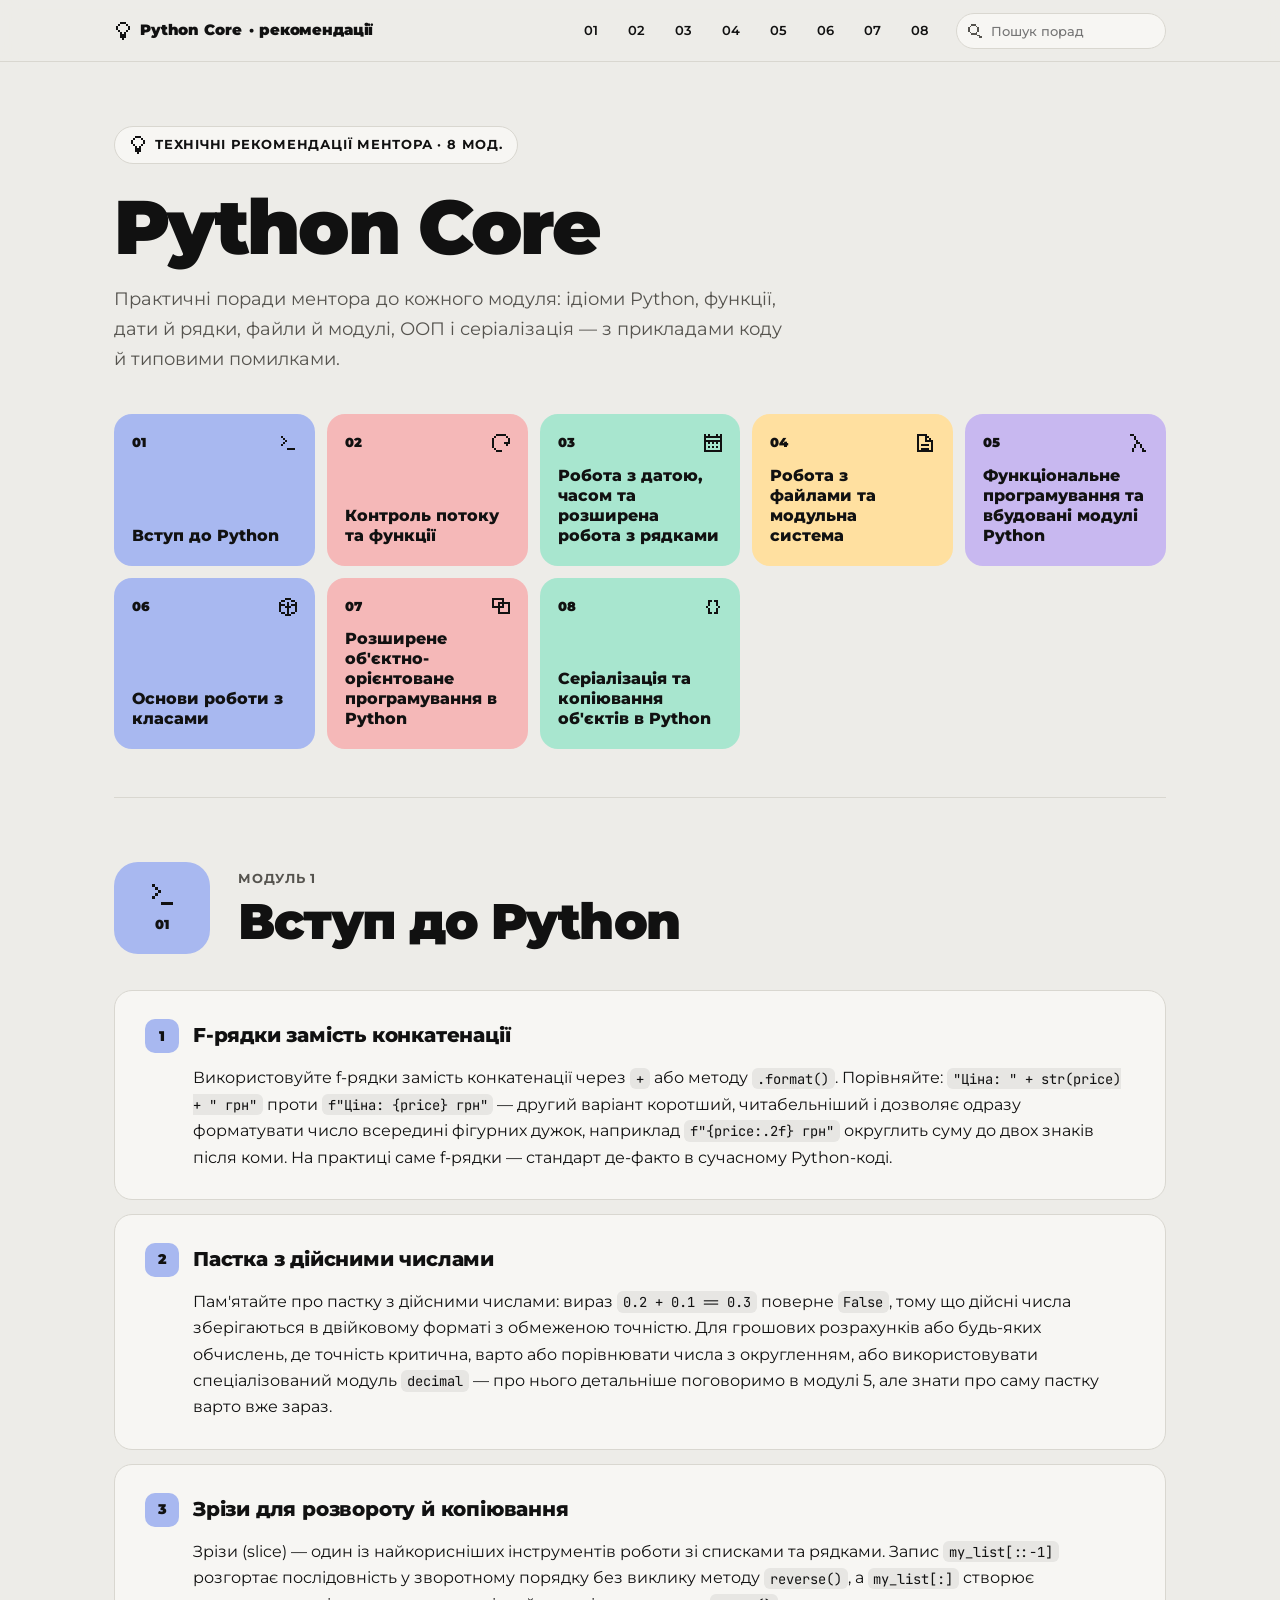
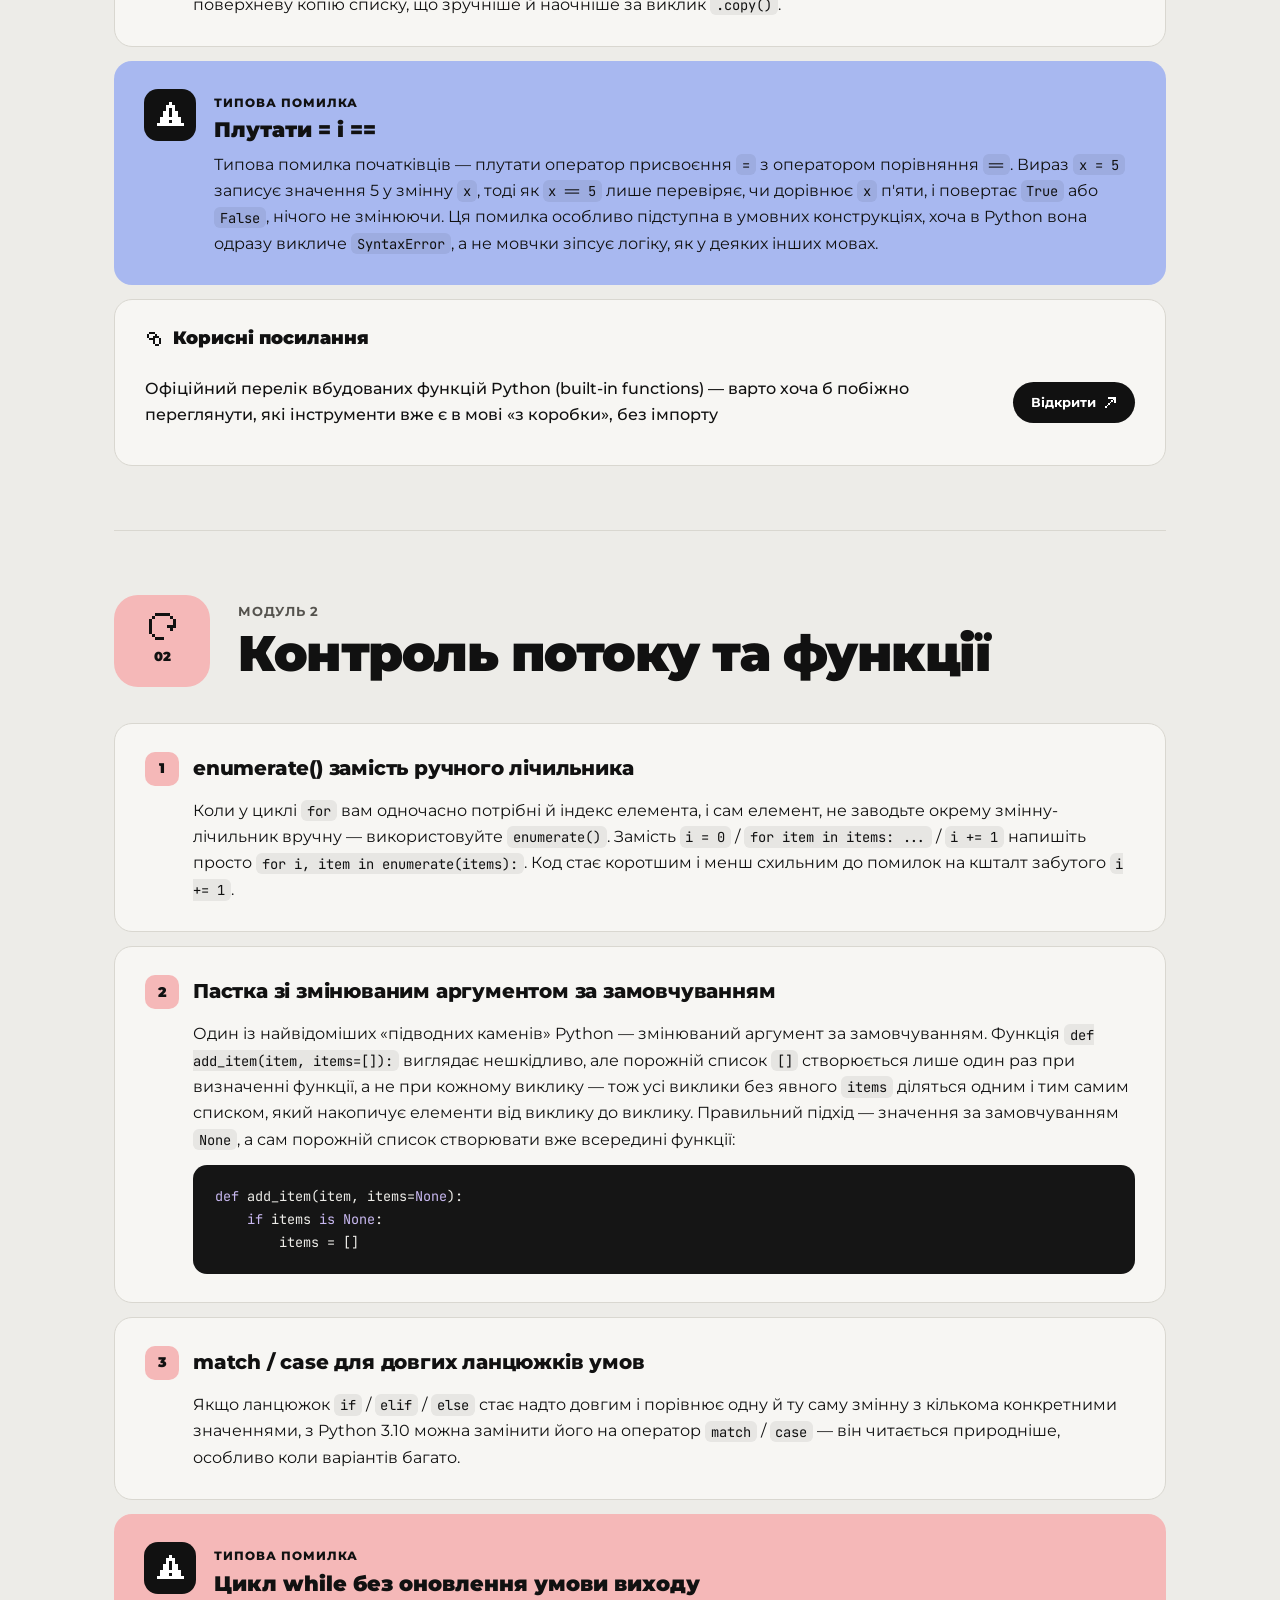
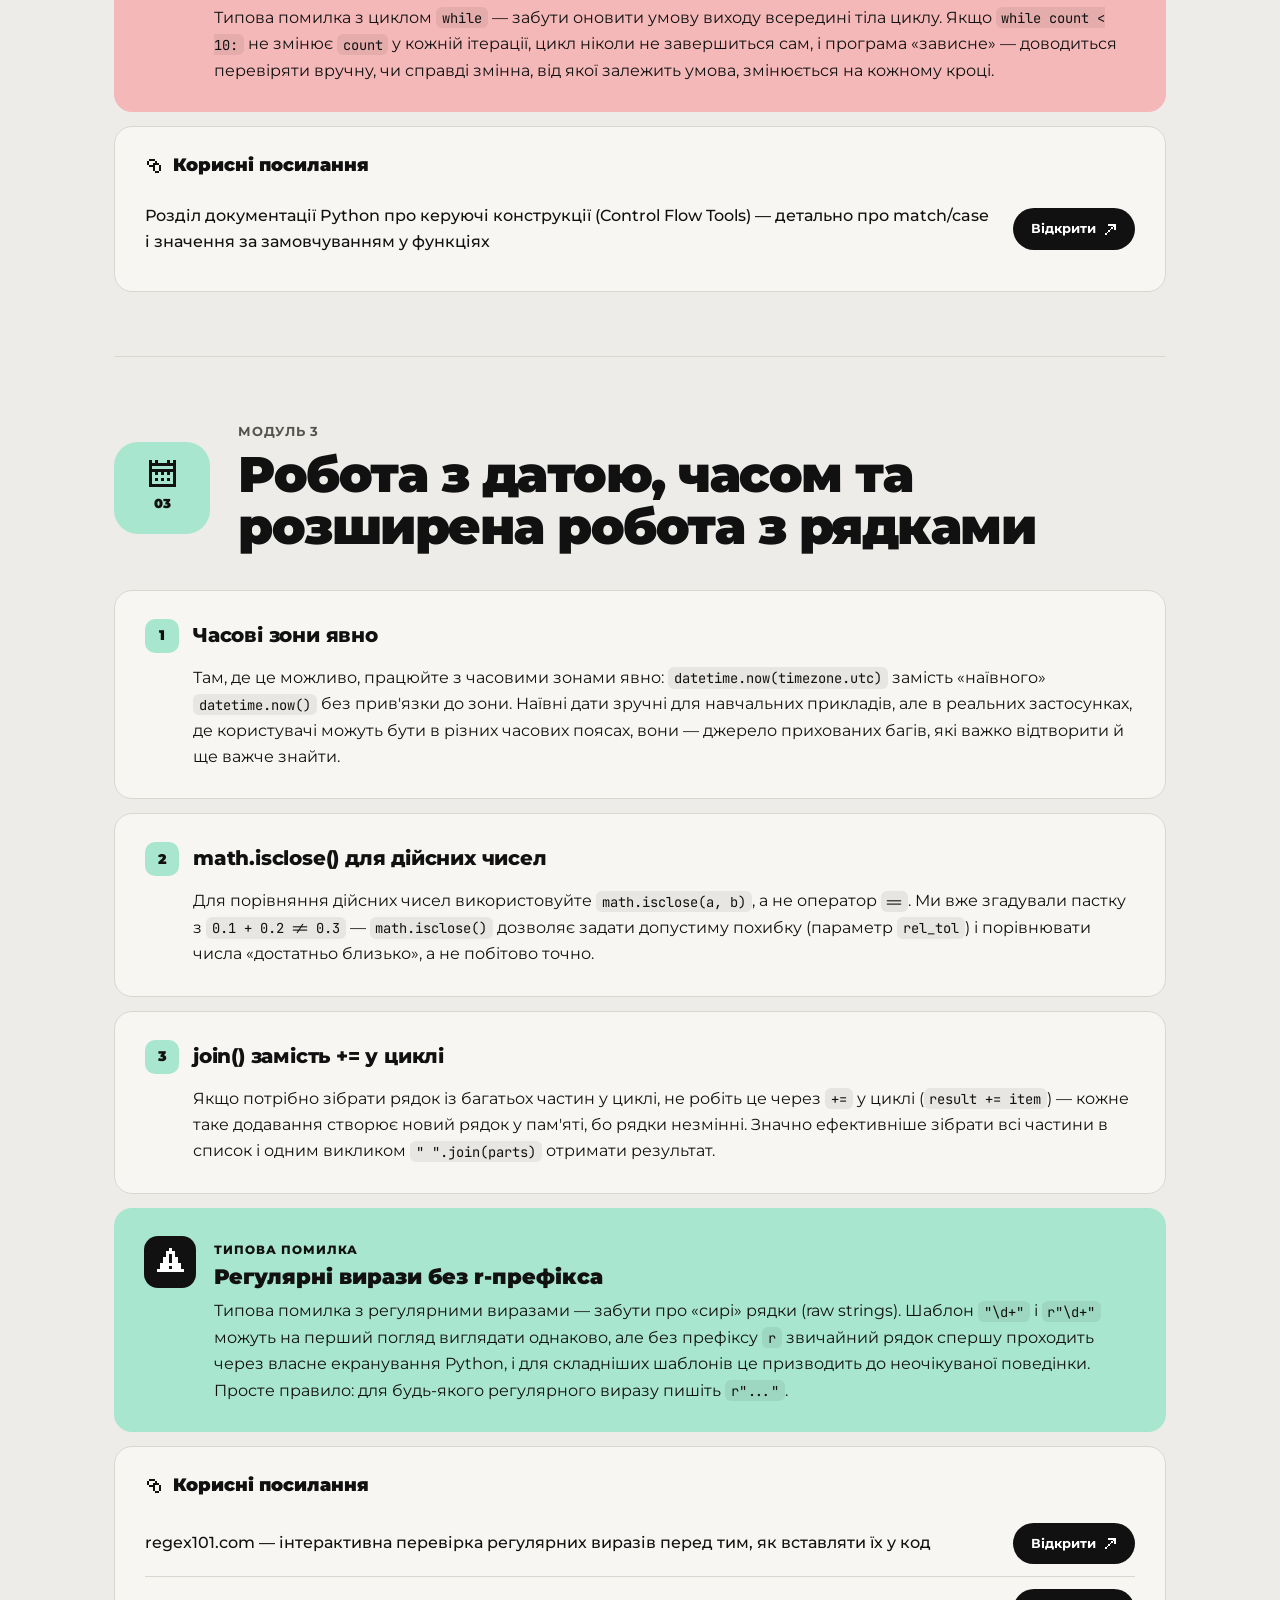
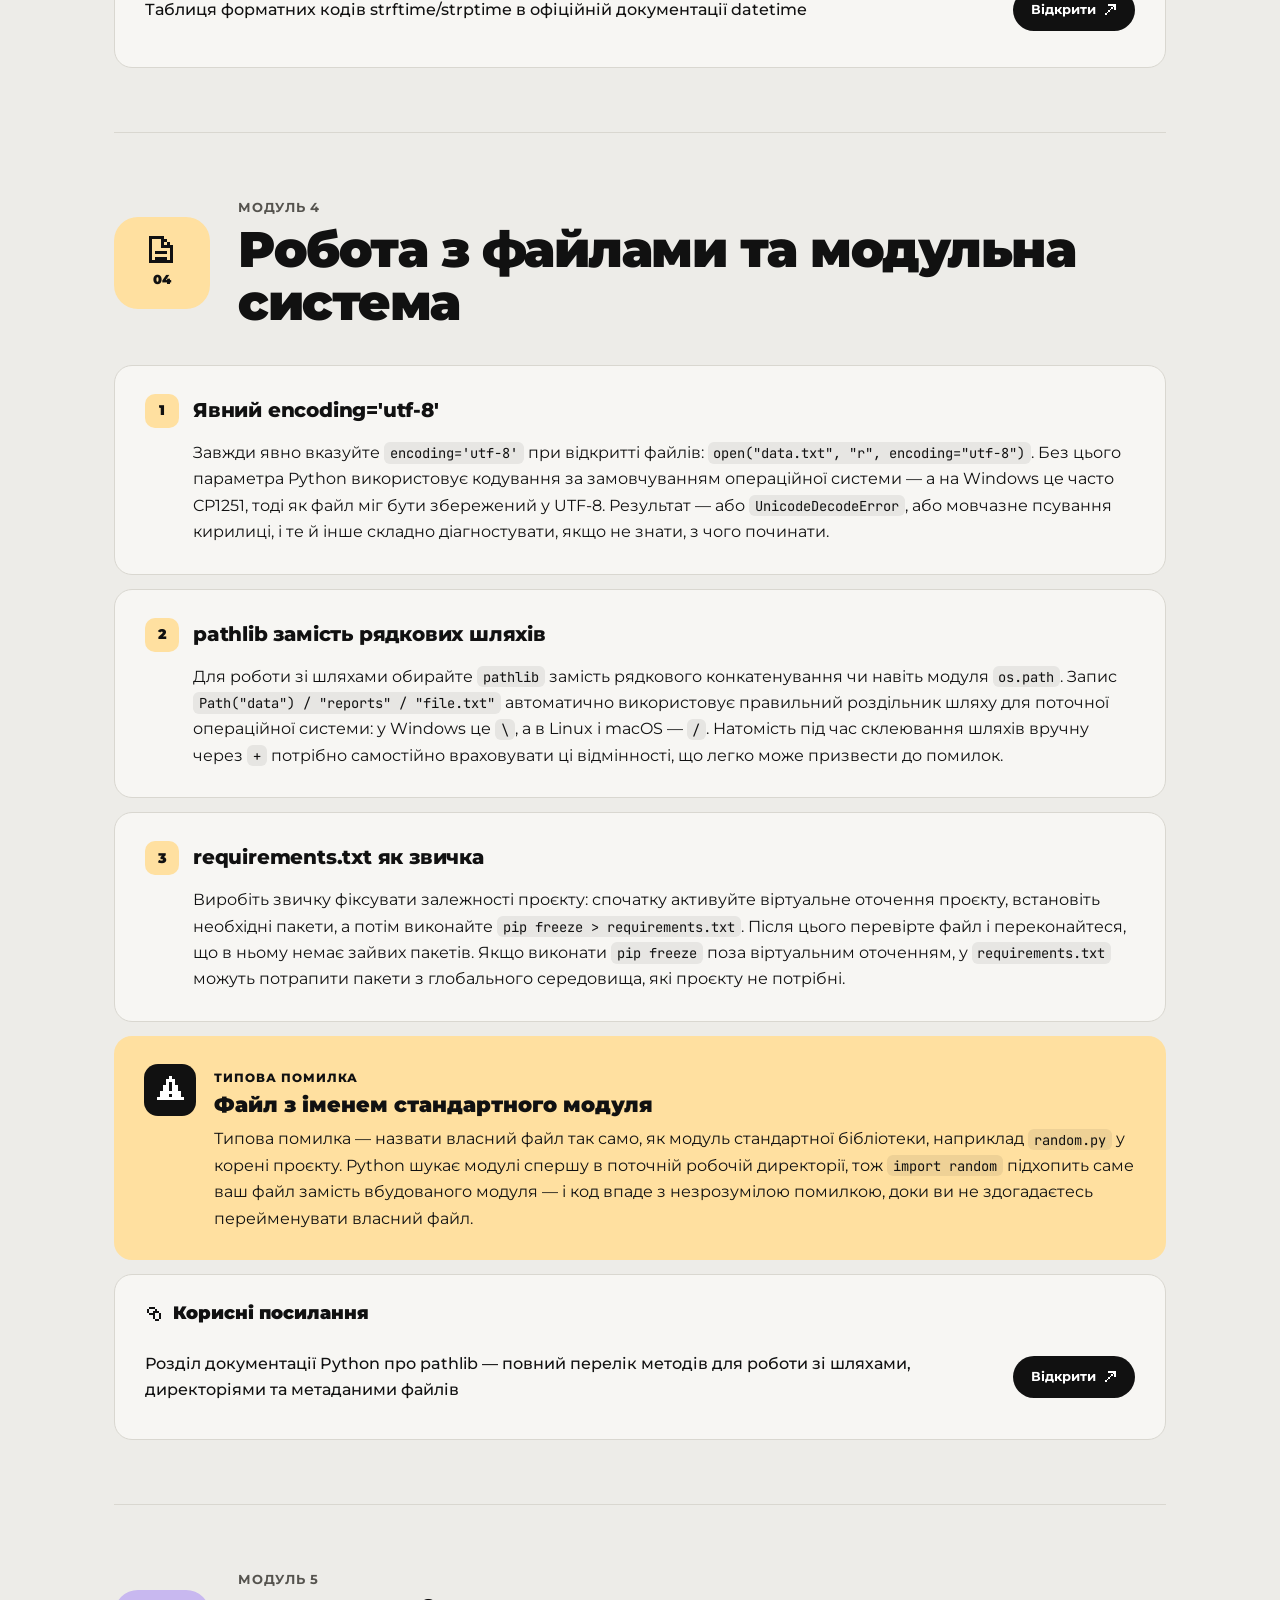
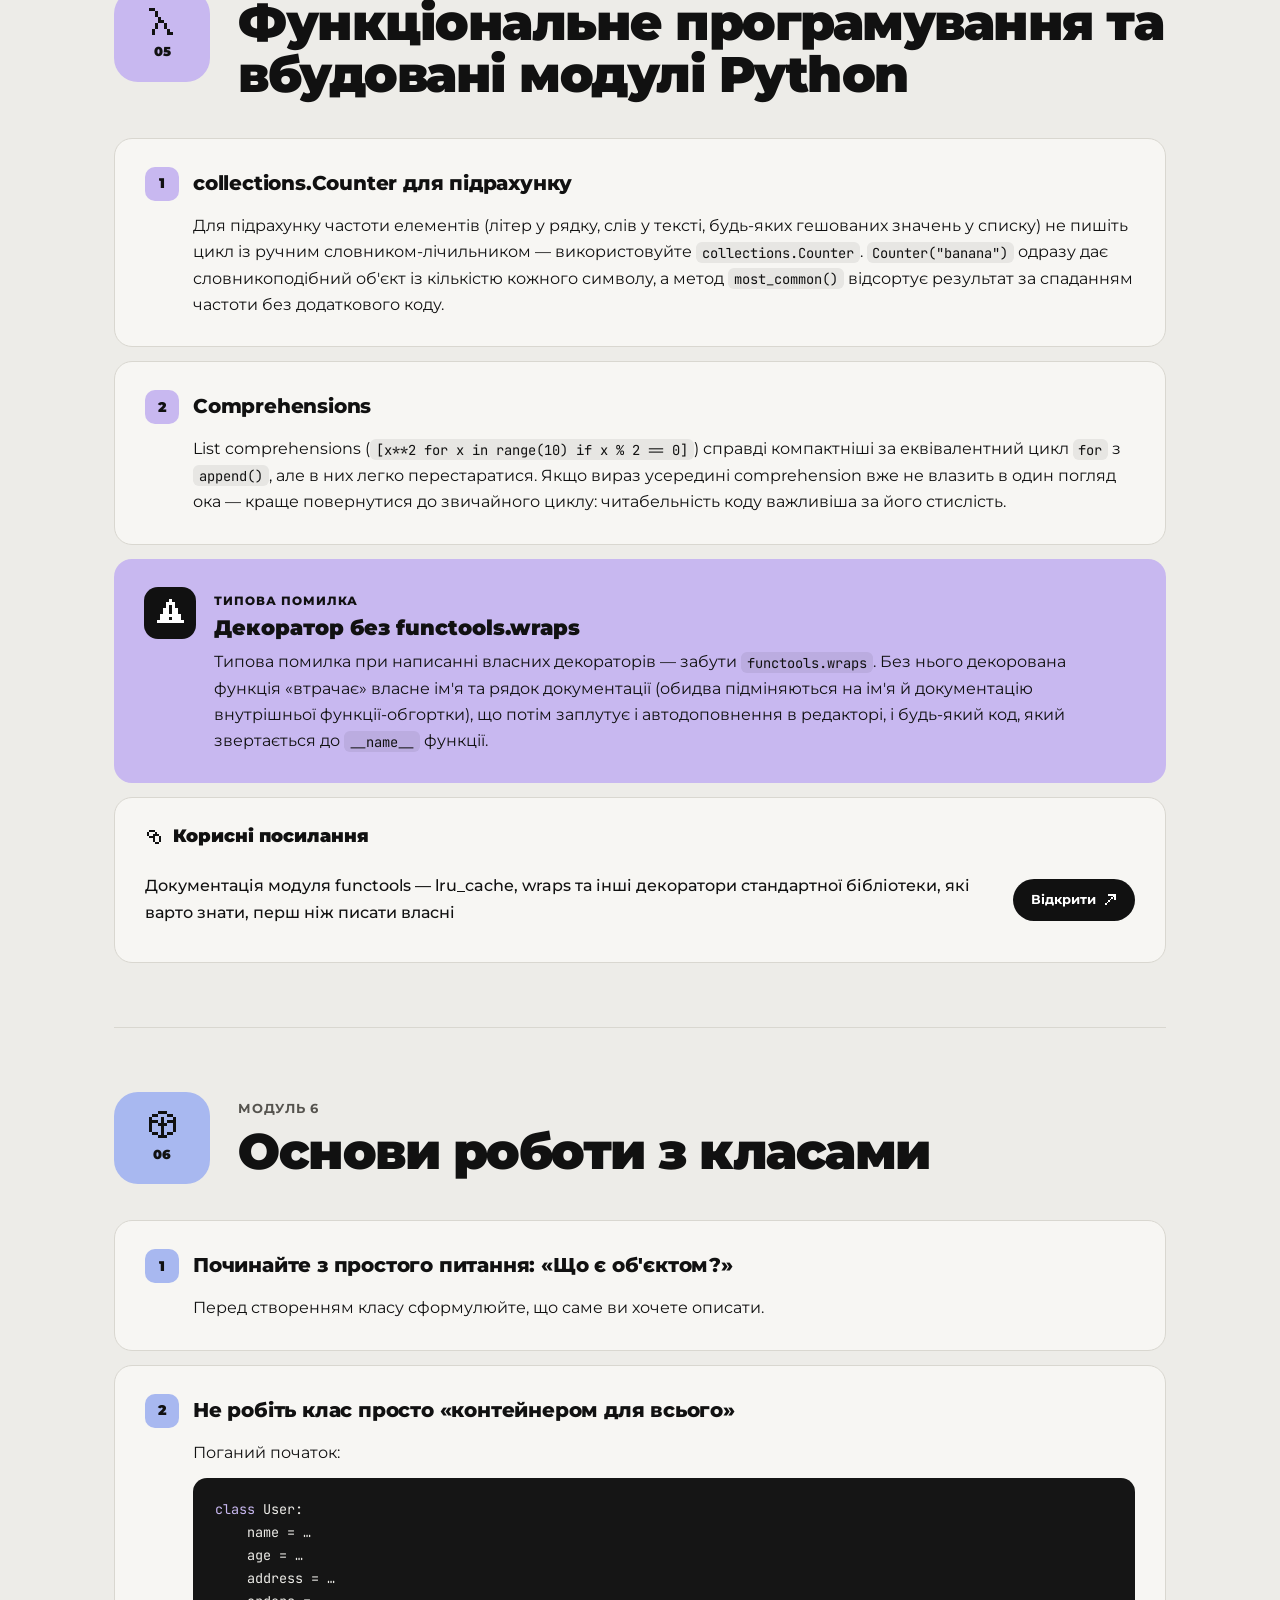
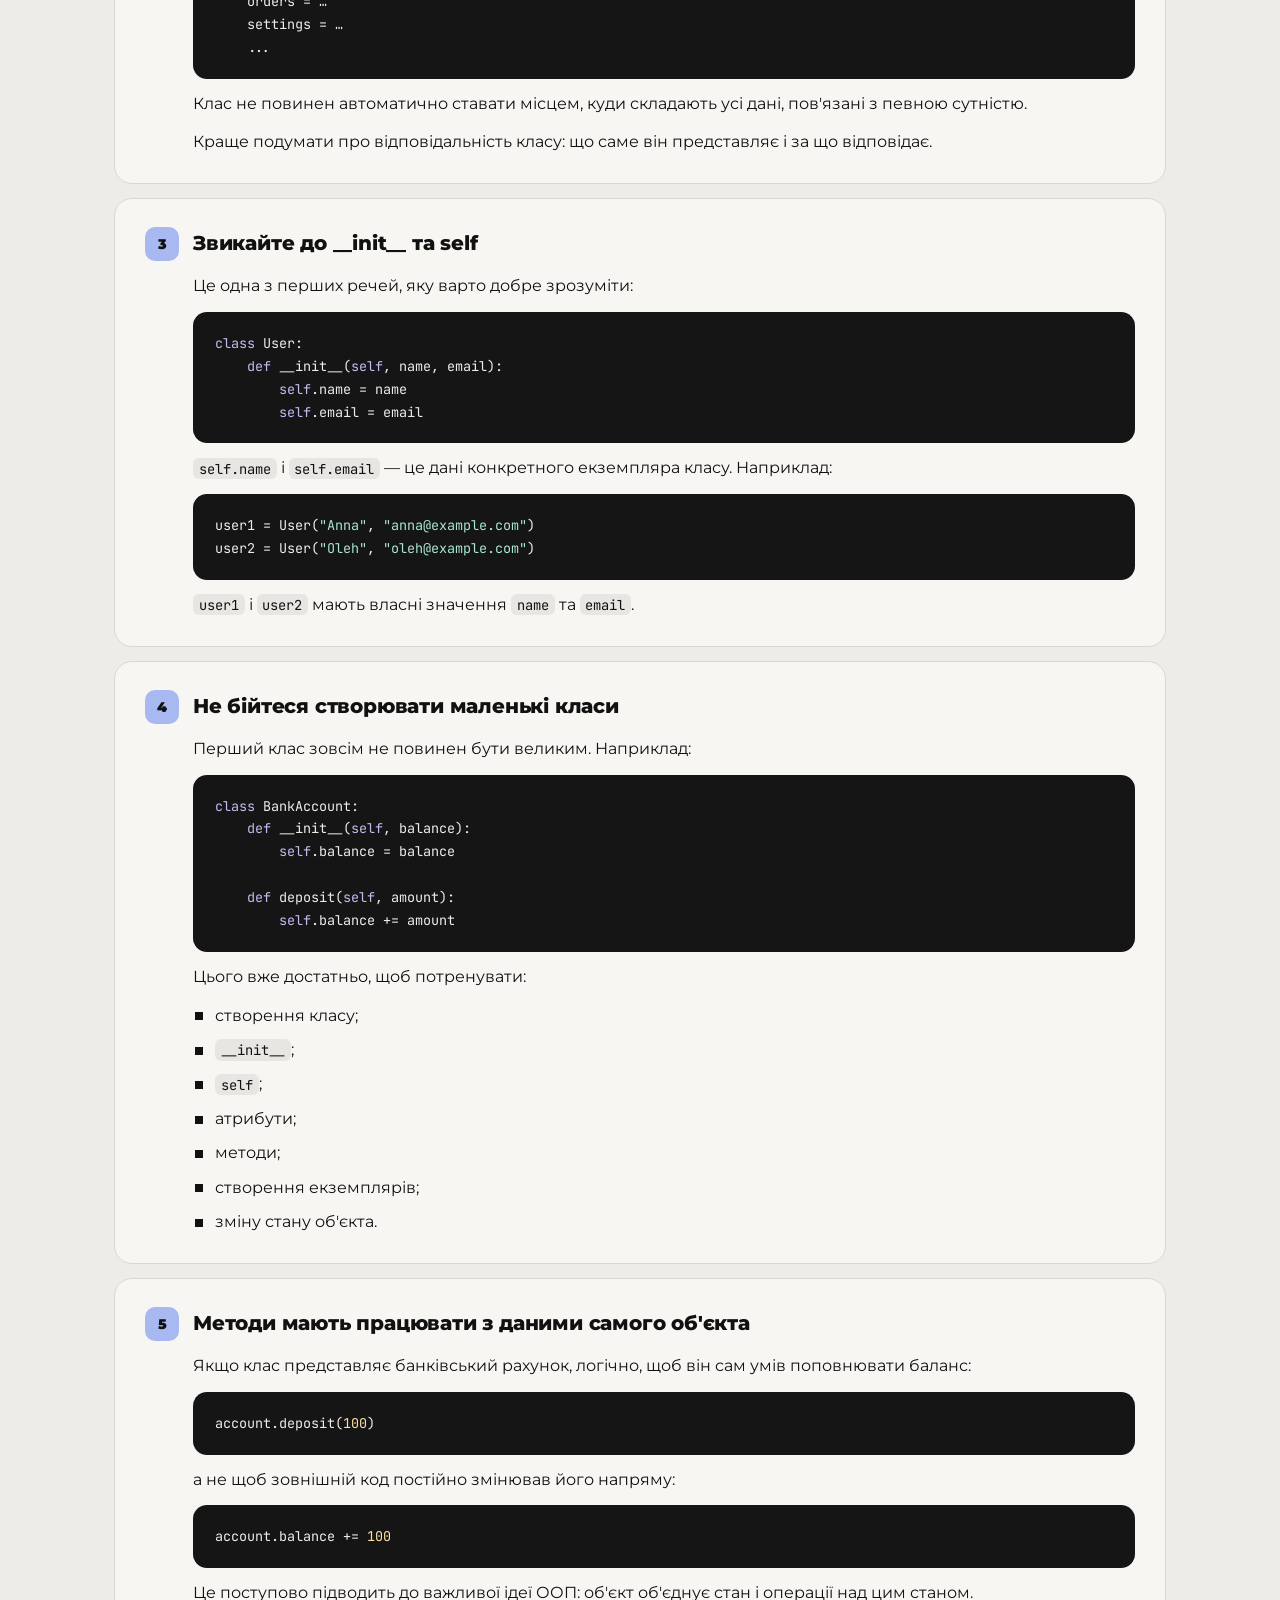
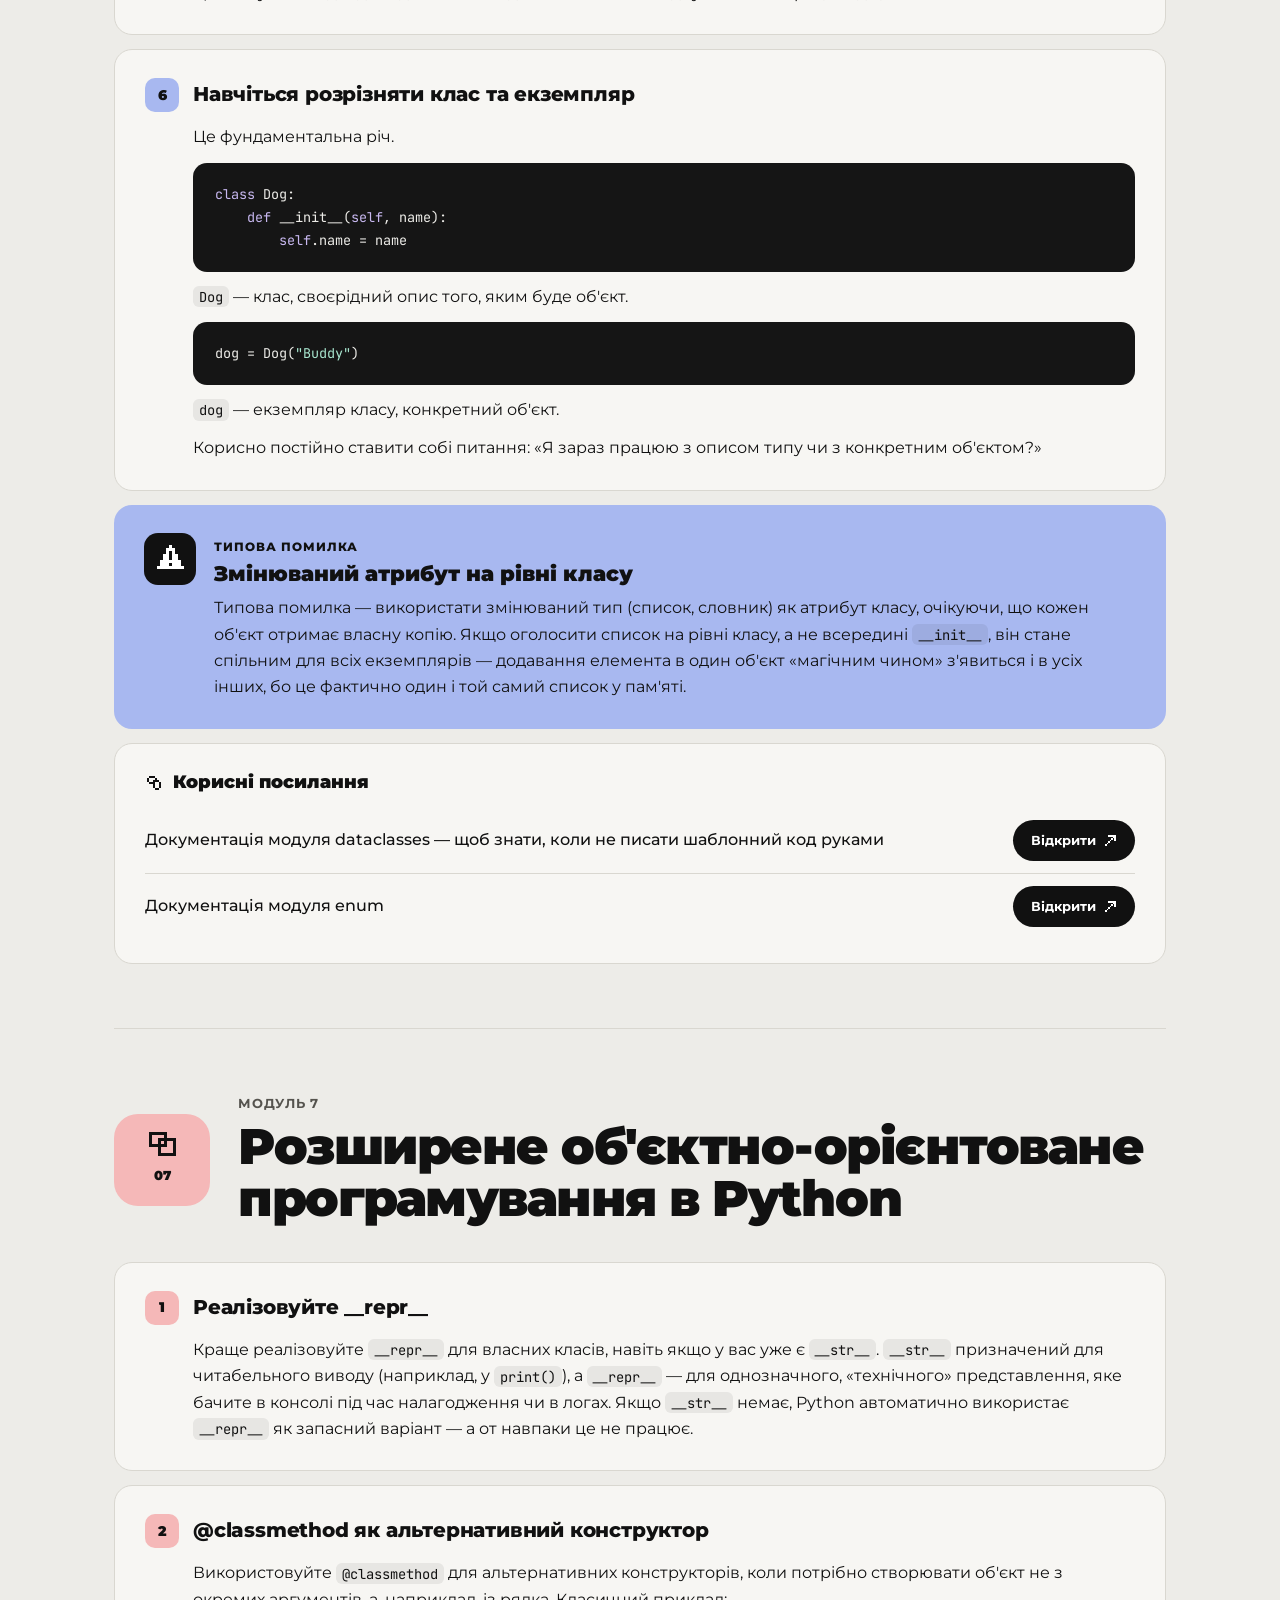
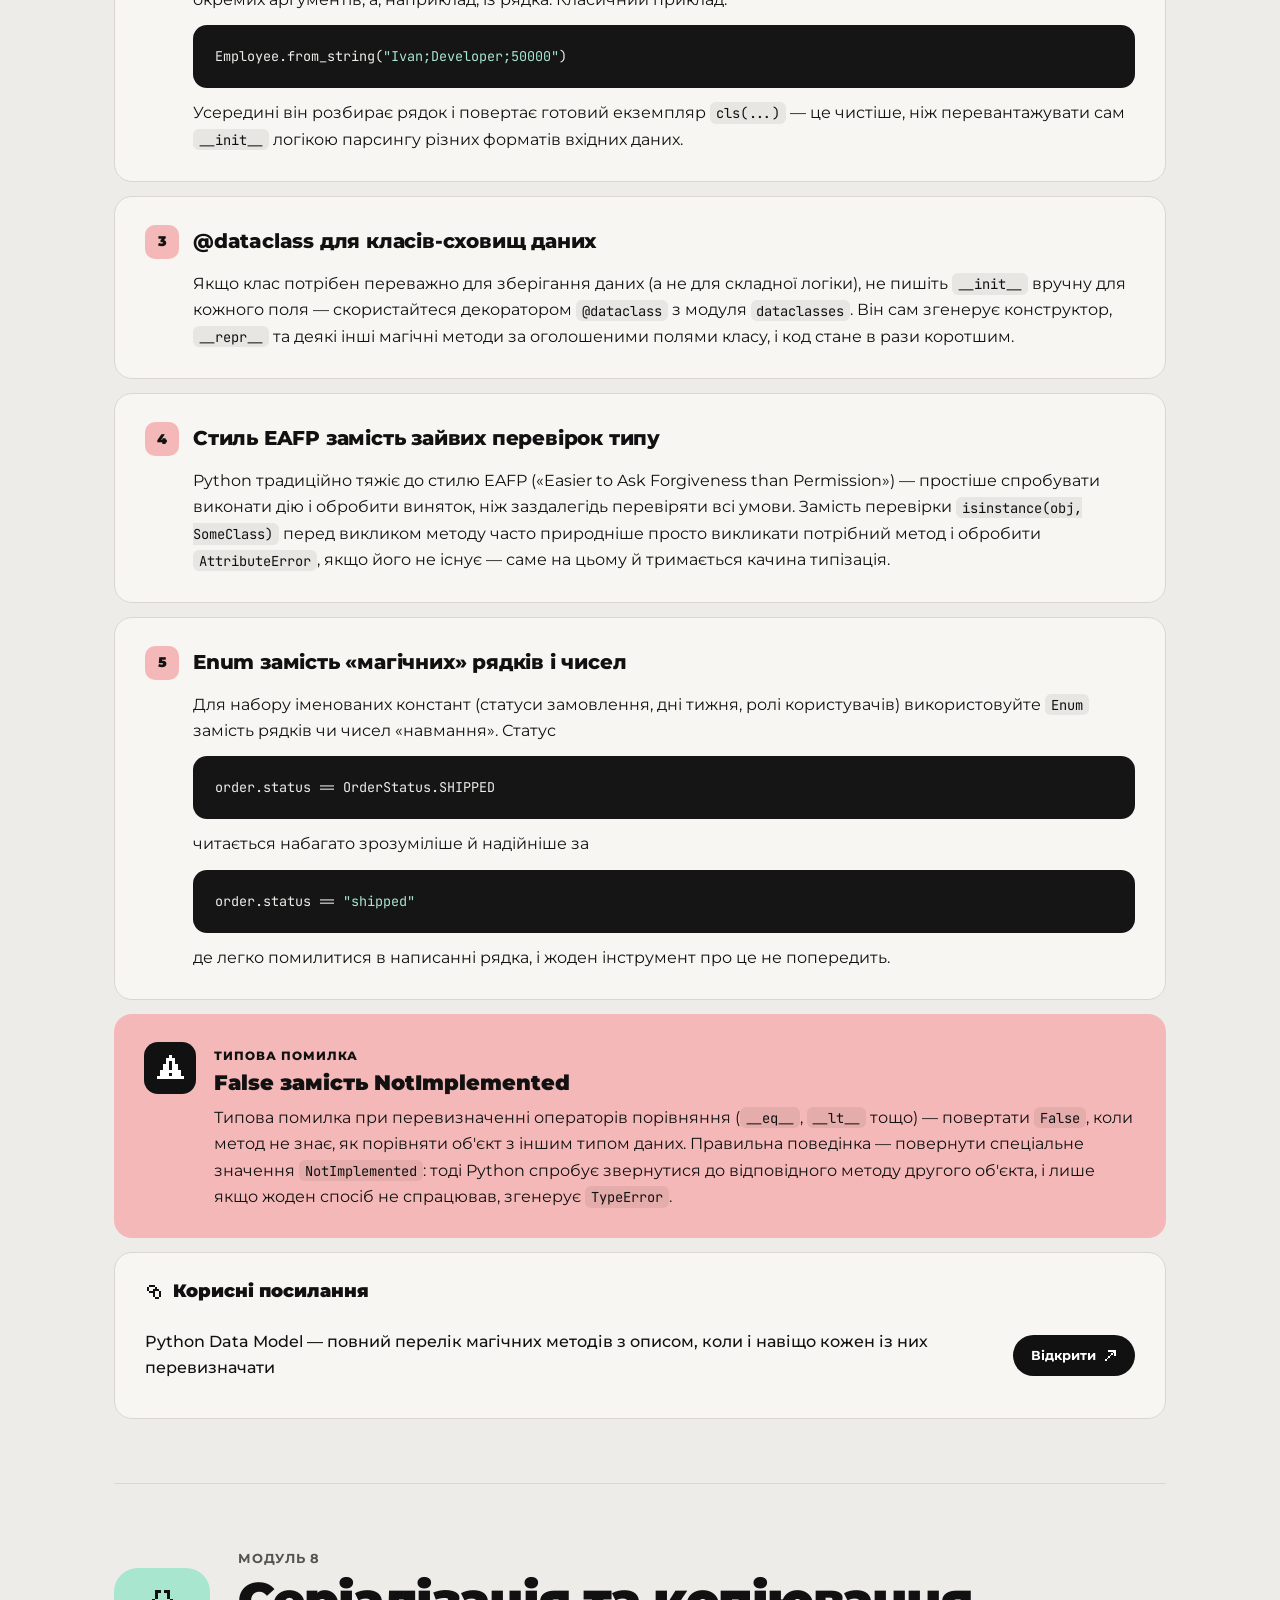
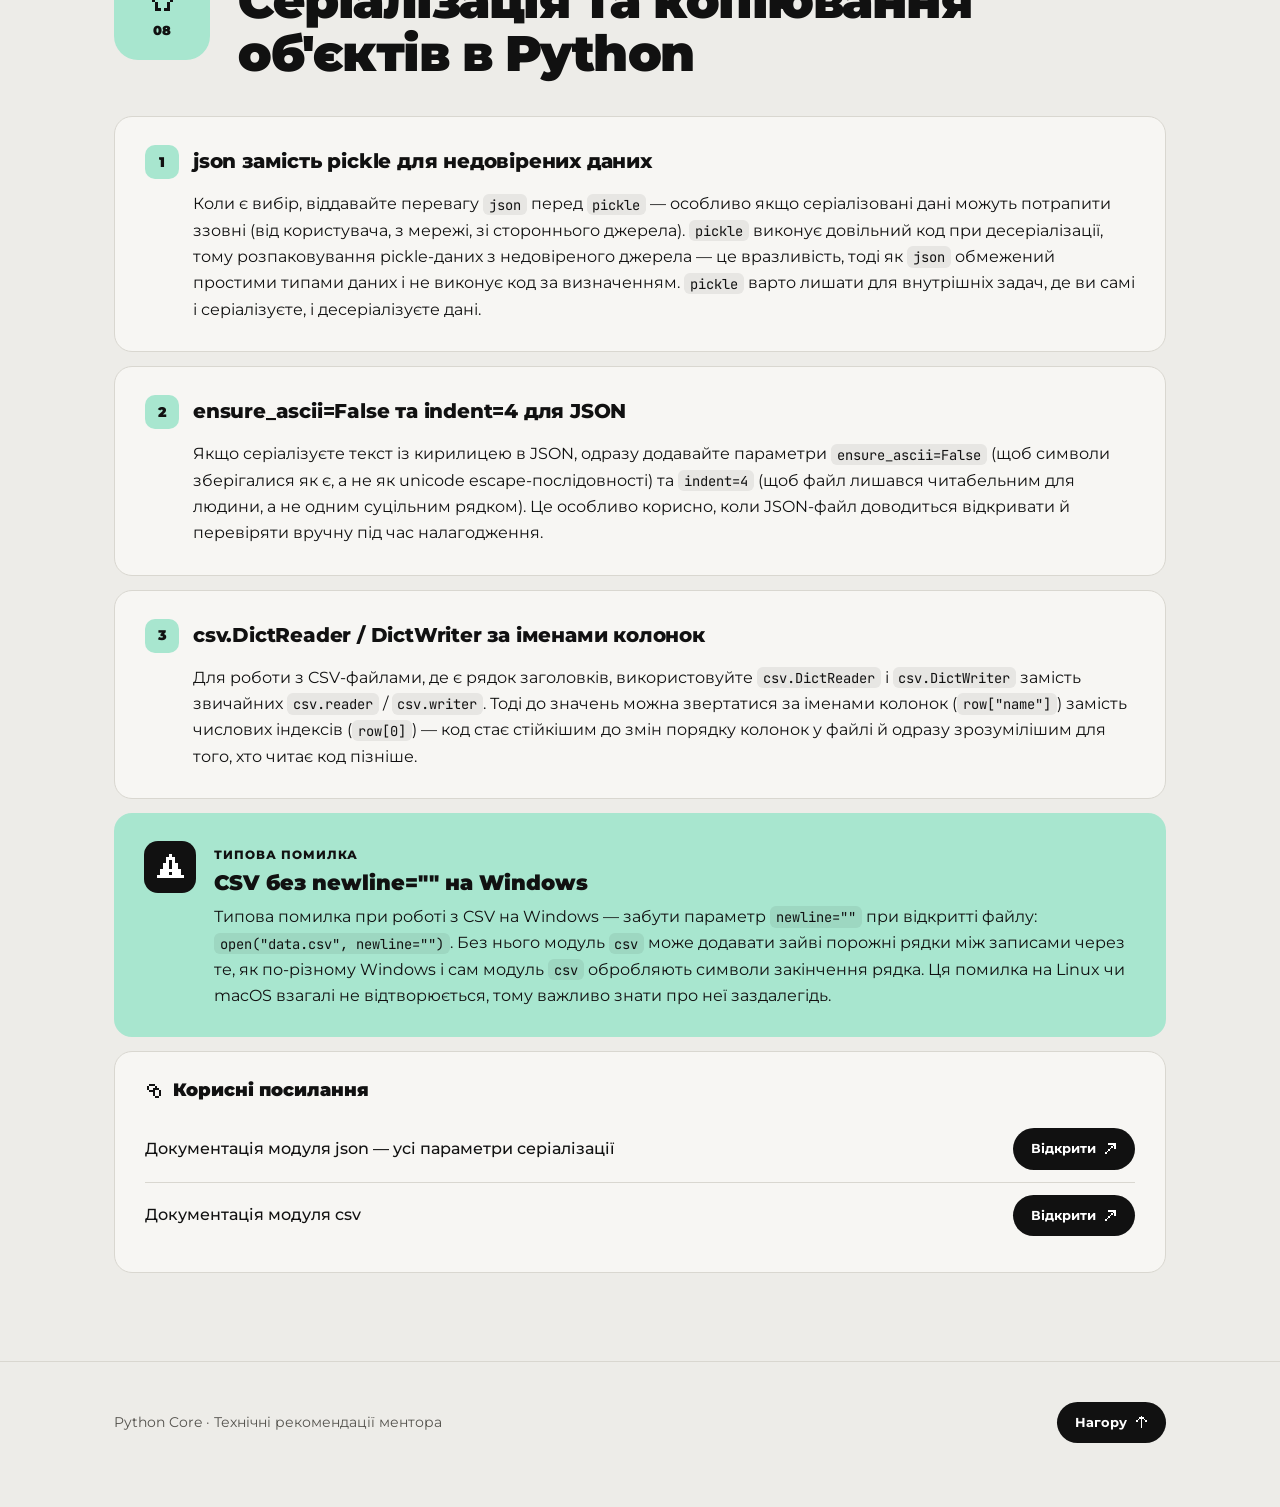
<file: site/python-core-eef613/index.html>
<!DOCTYPE html>
<html lang="uk">
<head>
  <meta charset="UTF-8" />
  <meta name="viewport" content="width=device-width, initial-scale=1.0" />
  <meta name="robots" content="noindex, nofollow" />
  <title>Python Core · Технічні рекомендації ментора</title>
  <link rel="preconnect" href="https://fonts.googleapis.com" />
  <link rel="preconnect" href="https://fonts.gstatic.com" crossorigin />
  <link href="https://fonts.googleapis.com/css2?family=Montserrat:wght@400;500;600;700;800;900&family=JetBrains+Mono:wght@400;500&display=swap" rel="stylesheet" />
  <link rel="stylesheet" href="../_shared/recs.css" />
</head>
<body>
<script>
const RECS = {
  course: 'Python Core',
  subtitle: 'Практичні поради ментора до кожного модуля: ідіоми Python, функції, дати й рядки, файли й модулі, ООП і серіалізація — з прикладами коду й типовими помилками.',
  modules: [
    {
      title: 'Вступ до Python',
      icon: 'terminal',
      tips: [
        {
          title: 'F-рядки замість конкатенації',
          body: [
            'Використовуйте f-рядки замість конкатенації через <code>+</code> або методу <code>.format()</code>. Порівняйте: <code>"Ціна: " + str(price) + " грн"</code> проти <code>f"Ціна: {price} грн"</code> — другий варіант коротший, читабельніший і дозволяє одразу форматувати число всередині фігурних дужок, наприклад <code>f"{price:.2f} грн"</code> округлить суму до двох знаків після коми. На практиці саме f-рядки — стандарт де-факто в сучасному Python-коді.'
          ]
        },
        {
          title: 'Пастка з дійсними числами',
          body: [
            'Пам\'ятайте про пастку з дійсними числами: вираз <code>0.2 + 0.1 == 0.3</code> поверне <code>False</code>, тому що дійсні числа зберігаються в двійковому форматі з обмеженою точністю. Для грошових розрахунків або будь-яких обчислень, де точність критична, варто або порівнювати числа з округленням, або використовувати спеціалізований модуль <code>decimal</code> — про нього детальніше поговоримо в модулі 5, але знати про саму пастку варто вже зараз.'
          ]
        },
        {
          title: 'Зрізи для розвороту й копіювання',
          body: [
            'Зрізи (slice) — один із найкорисніших інструментів роботи зі списками та рядками. Запис <code>my_list[::-1]</code> розгортає послідовність у зворотному порядку без виклику методу <code>reverse()</code>, а <code>my_list[:]</code> створює поверхневу копію списку, що зручніше й наочніше за виклик <code>.copy()</code>.'
          ]
        }
      ],
      mistake: {
        title: 'Плутати = і ==',
        body: 'Типова помилка початківців — плутати оператор присвоєння <code>=</code> з оператором порівняння <code>==</code>. Вираз <code>x = 5</code> записує значення 5 у змінну <code>x</code>, тоді як <code>x == 5</code> лише перевіряє, чи дорівнює <code>x</code> п\'яти, і повертає <code>True</code> або <code>False</code>, нічого не змінюючи. Ця помилка особливо підступна в умовних конструкціях, хоча в Python вона одразу викличе <code>SyntaxError</code>, а не мовчки зіпсує логіку, як у деяких інших мовах.'
      },
      links: [
        {
          text: 'Офіційний перелік вбудованих функцій Python (built-in functions) — варто хоча б побіжно переглянути, які інструменти вже є в мові «з коробки», без імпорту',
          url: 'https://docs.python.org/3/library/functions.html'
        }
      ]
    },
    {
      title: 'Контроль потоку та функції',
      icon: 'loop',
      tips: [
        {
          title: 'enumerate() замість ручного лічильника',
          body: [
            'Коли у циклі <code>for</code> вам одночасно потрібні й індекс елемента, і сам елемент, не заводьте окрему змінну-лічильник вручну — використовуйте <code>enumerate()</code>. Замість <code>i = 0</code> / <code>for item in items: ...</code> / <code>i += 1</code> напишіть просто <code>for i, item in enumerate(items):</code>. Код стає коротшим і менш схильним до помилок на кшталт забутого <code>i += 1</code>.'
          ]
        },
        {
          title: 'Пастка зі змінюваним аргументом за замовчуванням',
          body: [
            'Один із найвідоміших «підводних каменів» Python — змінюваний аргумент за замовчуванням. Функція <code>def add_item(item, items=[]):</code> виглядає нешкідливо, але порожній список <code>[]</code> створюється лише один раз при визначенні функції, а не при кожному виклику — тож усі виклики без явного <code>items</code> діляться одним і тим самим списком, який накопичує елементи від виклику до виклику. Правильний підхід — значення за замовчуванням <code>None</code>, а сам порожній список створювати вже всередині функції:',
            {
              code: `<span class="kw">def</span> add_item(item, items=<span class="kw">None</span>):
    <span class="kw">if</span> items <span class="kw">is</span> <span class="kw">None</span>:
        items = []`
            }
          ]
        },
        {
          title: 'match / case для довгих ланцюжків умов',
          body: [
            'Якщо ланцюжок <code>if</code> / <code>elif</code> / <code>else</code> стає надто довгим і порівнює одну й ту саму змінну з кількома конкретними значеннями, з Python 3.10 можна замінити його на оператор <code>match</code> / <code>case</code> — він читається природніше, особливо коли варіантів багато.'
          ]
        }
      ],
      mistake: {
        title: 'Цикл while без оновлення умови виходу',
        body: 'Типова помилка з циклом <code>while</code> — забути оновити умову виходу всередині тіла циклу. Якщо <code>while count &lt; 10:</code> не змінює <code>count</code> у кожній ітерації, цикл ніколи не завершиться сам, і програма «зависне» — доводиться перевіряти вручну, чи справді змінна, від якої залежить умова, змінюється на кожному кроці.'
      },
      links: [
        {
          text: 'Розділ документації Python про керуючі конструкції (Control Flow Tools) — детально про match/case і значення за замовчуванням у функціях',
          url: 'https://docs.python.org/3/tutorial/controlflow.html'
        }
      ]
    },
    {
      title: 'Робота з датою, часом та розширена робота з рядками',
      icon: 'calendar',
      tips: [
        {
          title: 'Часові зони явно',
          body: [
            'Там, де це можливо, працюйте з часовими зонами явно: <code>datetime.now(timezone.utc)</code> замість «наївного» <code>datetime.now()</code> без прив\'язки до зони. Наївні дати зручні для навчальних прикладів, але в реальних застосунках, де користувачі можуть бути в різних часових поясах, вони — джерело прихованих багів, які важко відтворити й ще важче знайти.'
          ]
        },
        {
          title: 'math.isclose() для дійсних чисел',
          body: [
            'Для порівняння дійсних чисел використовуйте <code>math.isclose(a, b)</code>, а не оператор <code>==</code>. Ми вже згадували пастку з <code>0.1 + 0.2 != 0.3</code> — <code>math.isclose()</code> дозволяє задати допустиму похибку (параметр <code>rel_tol</code>) і порівнювати числа «достатньо близько», а не побітово точно.'
          ]
        },
        {
          title: 'join() замість += у циклі',
          body: [
            'Якщо потрібно зібрати рядок із багатьох частин у циклі, не робіть це через <code>+=</code> у циклі (<code>result += item</code>) — кожне таке додавання створює новий рядок у пам\'яті, бо рядки незмінні. Значно ефективніше зібрати всі частини в список і одним викликом <code>" ".join(parts)</code> отримати результат.'
          ]
        }
      ],
      mistake: {
        title: 'Регулярні вирази без r-префікса',
        body: 'Типова помилка з регулярними виразами — забути про «сирі» рядки (raw strings). Шаблон <code>"\\d+"</code> і <code>r"\\d+"</code> можуть на перший погляд виглядати однаково, але без префіксу <code>r</code> звичайний рядок спершу проходить через власне екранування Python, і для складніших шаблонів це призводить до неочікуваної поведінки. Просте правило: для будь-якого регулярного виразу пишіть <code>r"..."</code>.'
      },
      links: [
        {
          text: 'regex101.com — інтерактивна перевірка регулярних виразів перед тим, як вставляти їх у код',
          url: 'https://regex101.com/'
        },
        {
          text: 'Таблиця форматних кодів strftime/strptime в офіційній документації datetime',
          url: 'https://docs.python.org/3/library/datetime.html#strftime-and-strptime-format-codes'
        }
      ]
    },
    {
      title: 'Робота з файлами та модульна система',
      icon: 'file',
      tips: [
        {
          title: 'Явний encoding=\'utf-8\'',
          body: [
            'Завжди явно вказуйте <code>encoding=\'utf-8\'</code> при відкритті файлів: <code>open("data.txt", "r", encoding="utf-8")</code>. Без цього параметра Python використовує кодування за замовчуванням операційної системи — а на Windows це часто CP1251, тоді як файл міг бути збережений у UTF-8. Результат — або <code>UnicodeDecodeError</code>, або мовчазне псування кирилиці, і те й інше складно діагностувати, якщо не знати, з чого починати.'
          ]
        },
        {
          title: 'pathlib замість рядкових шляхів',
          body: [
            'Для роботи зі шляхами обирайте <code>pathlib</code> замість рядкового конкатенування чи навіть модуля <code>os.path</code>. Запис <code>Path("data") / "reports" / "file.txt"</code> автоматично використовує правильний роздільник шляху для поточної операційної системи: у Windows це <code>\\</code>, а в Linux і macOS — <code>/</code>. Натомість під час склеювання шляхів вручну через <code>+</code> потрібно самостійно враховувати ці відмінності, що легко може призвести до помилок.'
          ]
        },
        {
          title: 'requirements.txt як звичка',
          body: [
            'Виробіть звичку фіксувати залежності проєкту: спочатку активуйте віртуальне оточення проєкту, встановіть необхідні пакети, а потім виконайте <code>pip freeze &gt; requirements.txt</code>. Після цього перевірте файл і переконайтеся, що в ньому немає зайвих пакетів. Якщо виконати <code>pip freeze</code> поза віртуальним оточенням, у <code>requirements.txt</code> можуть потрапити пакети з глобального середовища, які проєкту не потрібні.'
          ]
        }
      ],
      mistake: {
        title: 'Файл з іменем стандартного модуля',
        body: 'Типова помилка — назвати власний файл так само, як модуль стандартної бібліотеки, наприклад <code>random.py</code> у корені проєкту. Python шукає модулі спершу в поточній робочій директорії, тож <code>import random</code> підхопить саме ваш файл замість вбудованого модуля — і код впаде з незрозумілою помилкою, доки ви не здогадаєтесь перейменувати власний файл.'
      },
      links: [
        {
          text: 'Розділ документації Python про pathlib — повний перелік методів для роботи зі шляхами, директоріями та метаданими файлів',
          url: 'https://docs.python.org/3/library/pathlib.html'
        }
      ]
    },
    {
      title: 'Функціональне програмування та вбудовані модулі Python',
      icon: 'lambda',
      tips: [
        {
          title: 'collections.Counter для підрахунку',
          body: [
            'Для підрахунку частоти елементів (літер у рядку, слів у тексті, будь-яких гешованих значень у списку) не пишіть цикл із ручним словником-лічильником — використовуйте <code>collections.Counter</code>. <code>Counter("banana")</code> одразу дає словникоподібний об\'єкт із кількістю кожного символу, а метод <code>most_common()</code> відсортує результат за спаданням частоти без додаткового коду.'
          ]
        },
        {
          title: 'Comprehensions',
          body: [
            'List comprehensions (<code>[x**2 for x in range(10) if x % 2 == 0]</code>) справді компактніші за еквівалентний цикл <code>for</code> з <code>append()</code>, але в них легко перестаратися. Якщо вираз усередині comprehension вже не влазить в один погляд ока — краще повернутися до звичайного циклу: читабельність коду важливіша за його стислість.'
          ]
        }
      ],
      mistake: {
        title: 'Декоратор без functools.wraps',
        body: 'Типова помилка при написанні власних декораторів — забути <code>functools.wraps</code>. Без нього декорована функція «втрачає» власне ім\'я та рядок документації (обидва підміняються на ім\'я й документацію внутрішньої функції-обгортки), що потім заплутує і автодоповнення в редакторі, і будь-який код, який звертається до <code>__name__</code> функції.'
      },
      links: [
        {
          text: 'Документація модуля functools — lru_cache, wraps та інші декоратори стандартної бібліотеки, які варто знати, перш ніж писати власні',
          url: 'https://docs.python.org/3/library/functools.html'
        }
      ]
    },
    {
      title: 'Основи роботи з класами',
      icon: 'box',
      tips: [
        {
          title: 'Починайте з простого питання: «Що є об\'єктом?»',
          body: [
            'Перед створенням класу сформулюйте, що саме ви хочете описати.'
          ]
        },
        {
          title: 'Не робіть клас просто «контейнером для всього»',
          body: [
            'Поганий початок:',
            {
              code: `<span class="kw">class</span> User:
    name = …
    age = …
    address = …
    orders = …
    settings = …
    ...`
            },
            'Клас не повинен автоматично ставати місцем, куди складають усі дані, пов\'язані з певною сутністю.',
            'Краще подумати про відповідальність класу: що саме він представляє і за що відповідає.'
          ]
        },
        {
          title: 'Звикайте до __init__ та self',
          body: [
            'Це одна з перших речей, яку варто добре зрозуміти:',
            {
              code: `<span class="kw">class</span> User:
    <span class="kw">def</span> __init__(<span class="kw">self</span>, name, email):
        <span class="kw">self</span>.name = name
        <span class="kw">self</span>.email = email`
            },
            '<code>self.name</code> і <code>self.email</code> — це дані конкретного екземпляра класу. Наприклад:',
            {
              code: `user1 = User(<span class="st">"Anna"</span>, <span class="st">"anna@example.com"</span>)
user2 = User(<span class="st">"Oleh"</span>, <span class="st">"oleh@example.com"</span>)`
            },
            '<code>user1</code> і <code>user2</code> мають власні значення <code>name</code> та <code>email</code>.'
          ]
        },
        {
          title: 'Не бійтеся створювати маленькі класи',
          body: [
            'Перший клас зовсім не повинен бути великим. Наприклад:',
            {
              code: `<span class="kw">class</span> BankAccount:
    <span class="kw">def</span> __init__(<span class="kw">self</span>, balance):
        <span class="kw">self</span>.balance = balance

    <span class="kw">def</span> deposit(<span class="kw">self</span>, amount):
        <span class="kw">self</span>.balance += amount`
            },
            'Цього вже достатньо, щоб потренувати:',
            {
              list: [
                'створення класу;',
                '<code>__init__</code>;',
                '<code>self</code>;',
                'атрибути;',
                'методи;',
                'створення екземплярів;',
                'зміну стану об\'єкта.'
              ]
            }
          ]
        },
        {
          title: 'Методи мають працювати з даними самого об\'єкта',
          body: [
            'Якщо клас представляє банківський рахунок, логічно, щоб він сам умів поповнювати баланс:',
            {
              code: 'account.deposit(<span class="nm">100</span>)'
            },
            'а не щоб зовнішній код постійно змінював його напряму:',
            {
              code: 'account.balance += <span class="nm">100</span>'
            },
            'Це поступово підводить до важливої ідеї ООП: об\'єкт об\'єднує стан і операції над цим станом.'
          ]
        },
        {
          title: 'Навчіться розрізняти клас та екземпляр',
          body: [
            'Це фундаментальна річ.',
            {
              code: `<span class="kw">class</span> Dog:
    <span class="kw">def</span> __init__(<span class="kw">self</span>, name):
        <span class="kw">self</span>.name = name`
            },
            '<code>Dog</code> — клас, своєрідний опис того, яким буде об\'єкт.',
            {
              code: 'dog = Dog(<span class="st">"Buddy"</span>)'
            },
            '<code>dog</code> — екземпляр класу, конкретний об\'єкт.',
            'Корисно постійно ставити собі питання: «Я зараз працюю з описом типу чи з конкретним об\'єктом?»'
          ]
        }
      ],
      mistake: {
        title: 'Змінюваний атрибут на рівні класу',
        body: 'Типова помилка — використати змінюваний тип (список, словник) як атрибут класу, очікуючи, що кожен об\'єкт отримає власну копію. Якщо оголосити список на рівні класу, а не всередині <code>__init__</code>, він стане спільним для всіх екземплярів — додавання елемента в один об\'єкт «магічним чином» з\'явиться і в усіх інших, бо це фактично один і той самий список у пам\'яті.'
      },
      links: [
        {
          text: 'Документація модуля dataclasses — щоб знати, коли не писати шаблонний код руками',
          url: 'https://docs.python.org/3/library/dataclasses.html'
        },
        {
          text: 'Документація модуля enum',
          url: 'https://docs.python.org/3/library/enum.html'
        }
      ]
    },
    {
      title: 'Розширене об&#x27;єктно-орієнтоване програмування в Python',
      icon: 'layers',
      tips: [
        {
          title: 'Реалізовуйте __repr__',
          body: [
            'Краще реалізовуйте <code>__repr__</code> для власних класів, навіть якщо у вас уже є <code>__str__</code>. <code>__str__</code> призначений для читабельного виводу (наприклад, у <code>print()</code>), а <code>__repr__</code> — для однозначного, «технічного» представлення, яке бачите в консолі під час налагодження чи в логах. Якщо <code>__str__</code> немає, Python автоматично використає <code>__repr__</code> як запасний варіант — а от навпаки це не працює.'
          ]
        },
        {
          title: '@classmethod як альтернативний конструктор',
          body: [
            'Використовуйте <code>@classmethod</code> для альтернативних конструкторів, коли потрібно створювати об\'єкт не з окремих аргументів, а, наприклад, із рядка. Класичний приклад:',
            {
              code: 'Employee.from_string(<span class="st">"Ivan;Developer;50000"</span>)'
            },
            'Усередині він розбирає рядок і повертає готовий екземпляр <code>cls(...)</code> — це чистіше, ніж перевантажувати сам <code>__init__</code> логікою парсингу різних форматів вхідних даних.'
          ]
        },
        {
          title: '@dataclass для класів-сховищ даних',
          body: [
            'Якщо клас потрібен переважно для зберігання даних (а не для складної логіки), не пишіть <code>__init__</code> вручну для кожного поля — скористайтеся декоратором <code>@dataclass</code> з модуля <code>dataclasses</code>. Він сам згенерує конструктор, <code>__repr__</code> та деякі інші магічні методи за оголошеними полями класу, і код стане в рази коротшим.'
          ]
        },
        {
          title: 'Стиль EAFP замість зайвих перевірок типу',
          body: [
            'Python традиційно тяжіє до стилю EAFP («Easier to Ask Forgiveness than Permission») — простіше спробувати виконати дію і обробити виняток, ніж заздалегідь перевіряти всі умови. Замість перевірки <code>isinstance(obj, SomeClass)</code> перед викликом методу часто природніше просто викликати потрібний метод і обробити <code>AttributeError</code>, якщо його не існує — саме на цьому й тримається качина типізація.'
          ]
        },
        {
          title: 'Enum замість «магічних» рядків і чисел',
          body: [
            'Для набору іменованих констант (статуси замовлення, дні тижня, ролі користувачів) використовуйте <code>Enum</code> замість рядків чи чисел «навмання». Статус',
            {
              code: 'order.status == OrderStatus.SHIPPED'
            },
            'читається набагато зрозуміліше й надійніше за',
            {
              code: 'order.status == <span class="st">"shipped"</span>'
            },
            'де легко помилитися в написанні рядка, і жоден інструмент про це не попередить.'
          ]
        }
      ],
      mistake: {
        title: 'False замість NotImplemented',
        body: 'Типова помилка при перевизначенні операторів порівняння (<code>__eq__</code>, <code>__lt__</code> тощо) — повертати <code>False</code>, коли метод не знає, як порівняти об\'єкт з іншим типом даних. Правильна поведінка — повернути спеціальне значення <code>NotImplemented</code>: тоді Python спробує звернутися до відповідного методу другого об\'єкта, і лише якщо жоден спосіб не спрацював, згенерує <code>TypeError</code>.'
      },
      links: [
        {
          text: 'Python Data Model — повний перелік магічних методів з описом, коли і навіщо кожен із них перевизначати',
          url: 'https://docs.python.org/3/reference/datamodel.html'
        }
      ]
    },
    {
      title: 'Серіалізація та копіювання об&#x27;єктів в Python',
      icon: 'code',
      tips: [
        {
          title: 'json замість pickle для недовірених даних',
          body: [
            'Коли є вибір, віддавайте перевагу <code>json</code> перед <code>pickle</code> — особливо якщо серіалізовані дані можуть потрапити ззовні (від користувача, з мережі, зі стороннього джерела). <code>pickle</code> виконує довільний код при десеріалізації, тому розпаковування pickle-даних з недовіреного джерела — це вразливість, тоді як <code>json</code> обмежений простими типами даних і не виконує код за визначенням. <code>pickle</code> варто лишати для внутрішніх задач, де ви самі і серіалізуєте, і десеріалізуєте дані.'
          ]
        },
        {
          title: 'ensure_ascii=False та indent=4 для JSON',
          body: [
            'Якщо серіалізуєте текст із кирилицею в JSON, одразу додавайте параметри <code>ensure_ascii=False</code> (щоб символи зберігалися як є, а не як unicode escape-послідовності) та <code>indent=4</code> (щоб файл лишався читабельним для людини, а не одним суцільним рядком). Це особливо корисно, коли JSON-файл доводиться відкривати й перевіряти вручну під час налагодження.'
          ]
        },
        {
          title: 'csv.DictReader / DictWriter за іменами колонок',
          body: [
            'Для роботи з CSV-файлами, де є рядок заголовків, використовуйте <code>csv.DictReader</code> і <code>csv.DictWriter</code> замість звичайних <code>csv.reader</code> / <code>csv.writer</code>. Тоді до значень можна звертатися за іменами колонок (<code>row["name"]</code>) замість числових індексів (<code>row[0]</code>) — код стає стійкішим до змін порядку колонок у файлі й одразу зрозумілішим для того, хто читає код пізніше.'
          ]
        }
      ],
      mistake: {
        title: 'CSV без newline="" на Windows',
        body: 'Типова помилка при роботі з CSV на Windows — забути параметр <code>newline=""</code> при відкритті файлу: <code>open("data.csv", newline="")</code>. Без нього модуль <code>csv</code> може додавати зайві порожні рядки між записами через те, як по-різному Windows і сам модуль <code>csv</code> обробляють символи закінчення рядка. Ця помилка на Linux чи macOS взагалі не відтворюється, тому важливо знати про неї заздалегідь.'
      },
      links: [
        {
          text: 'Документація модуля json — усі параметри серіалізації',
          url: 'https://docs.python.org/3/library/json.html'
        },
        {
          text: 'Документація модуля csv',
          url: 'https://docs.python.org/3/library/csv.html'
        }
      ]
    }
  ]
};
</script>
<script src="../_shared/recs.js"></script>
</body>
</html>
</file>
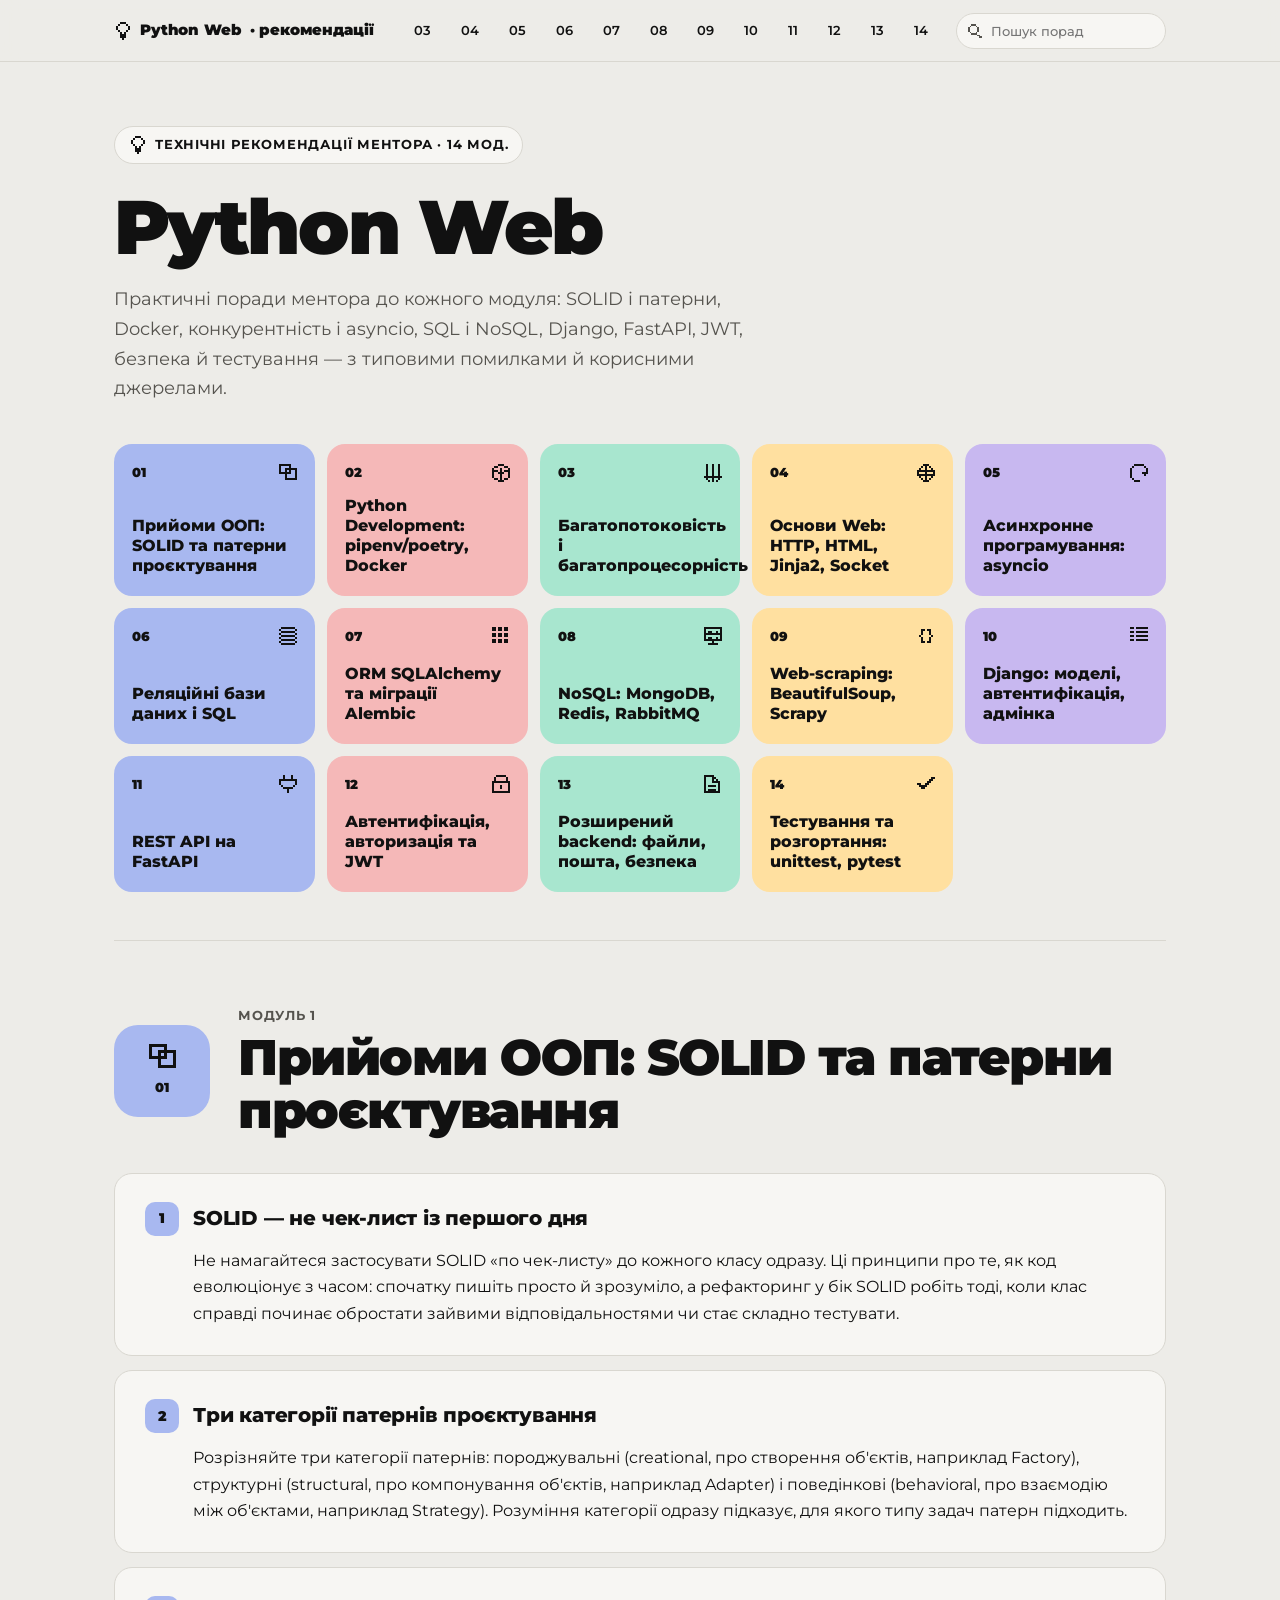
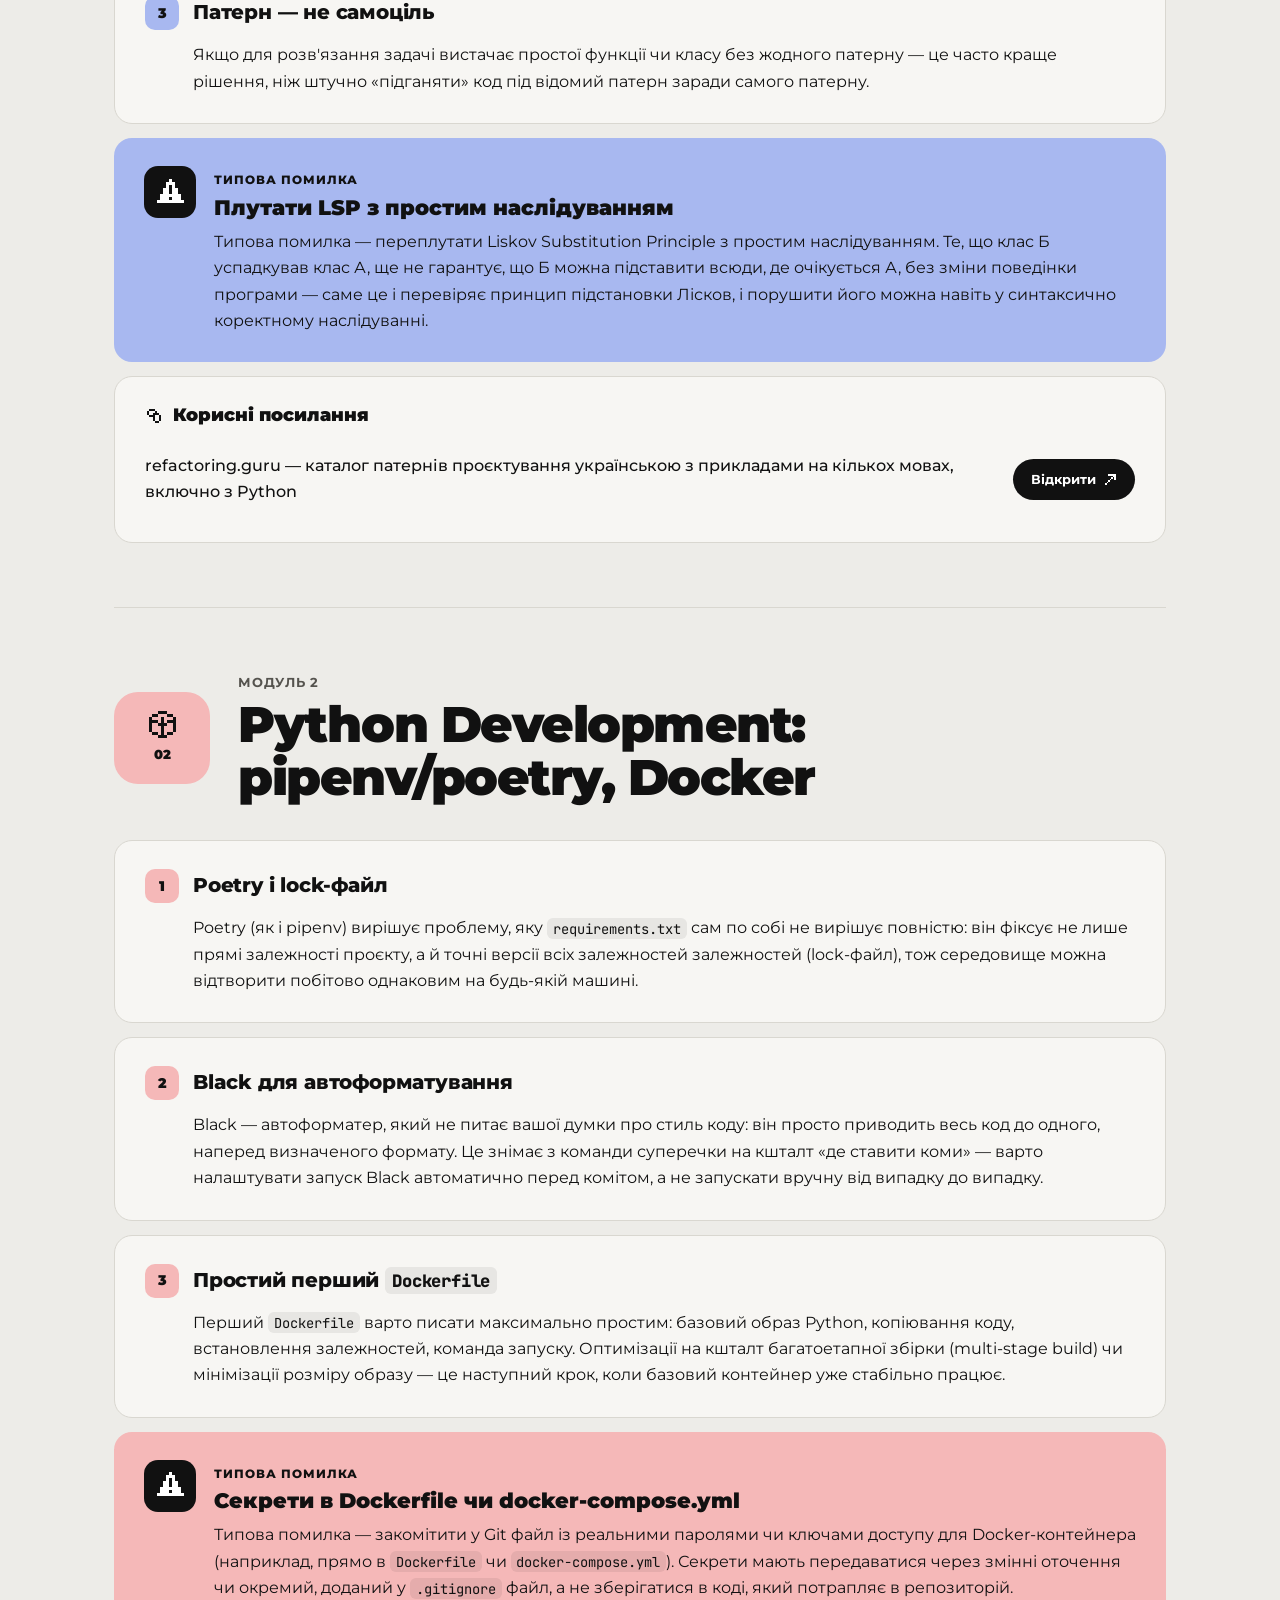
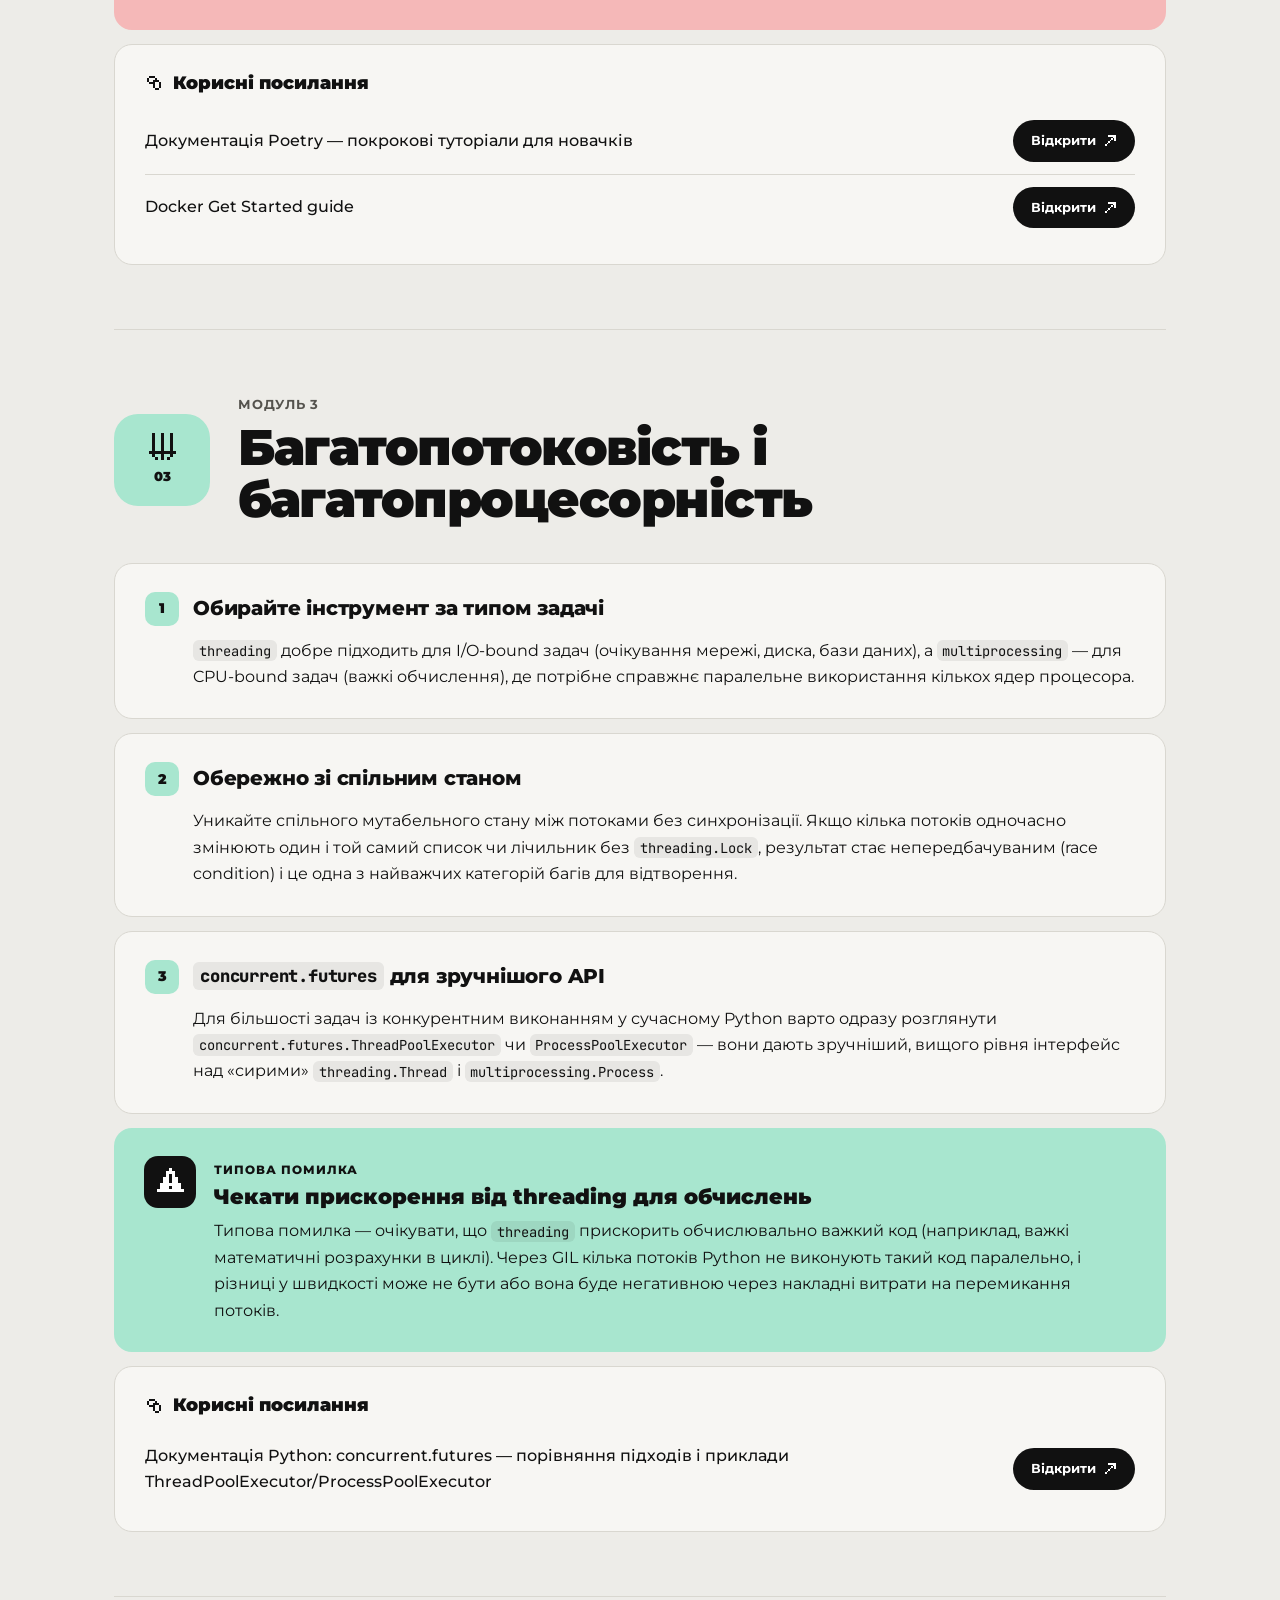
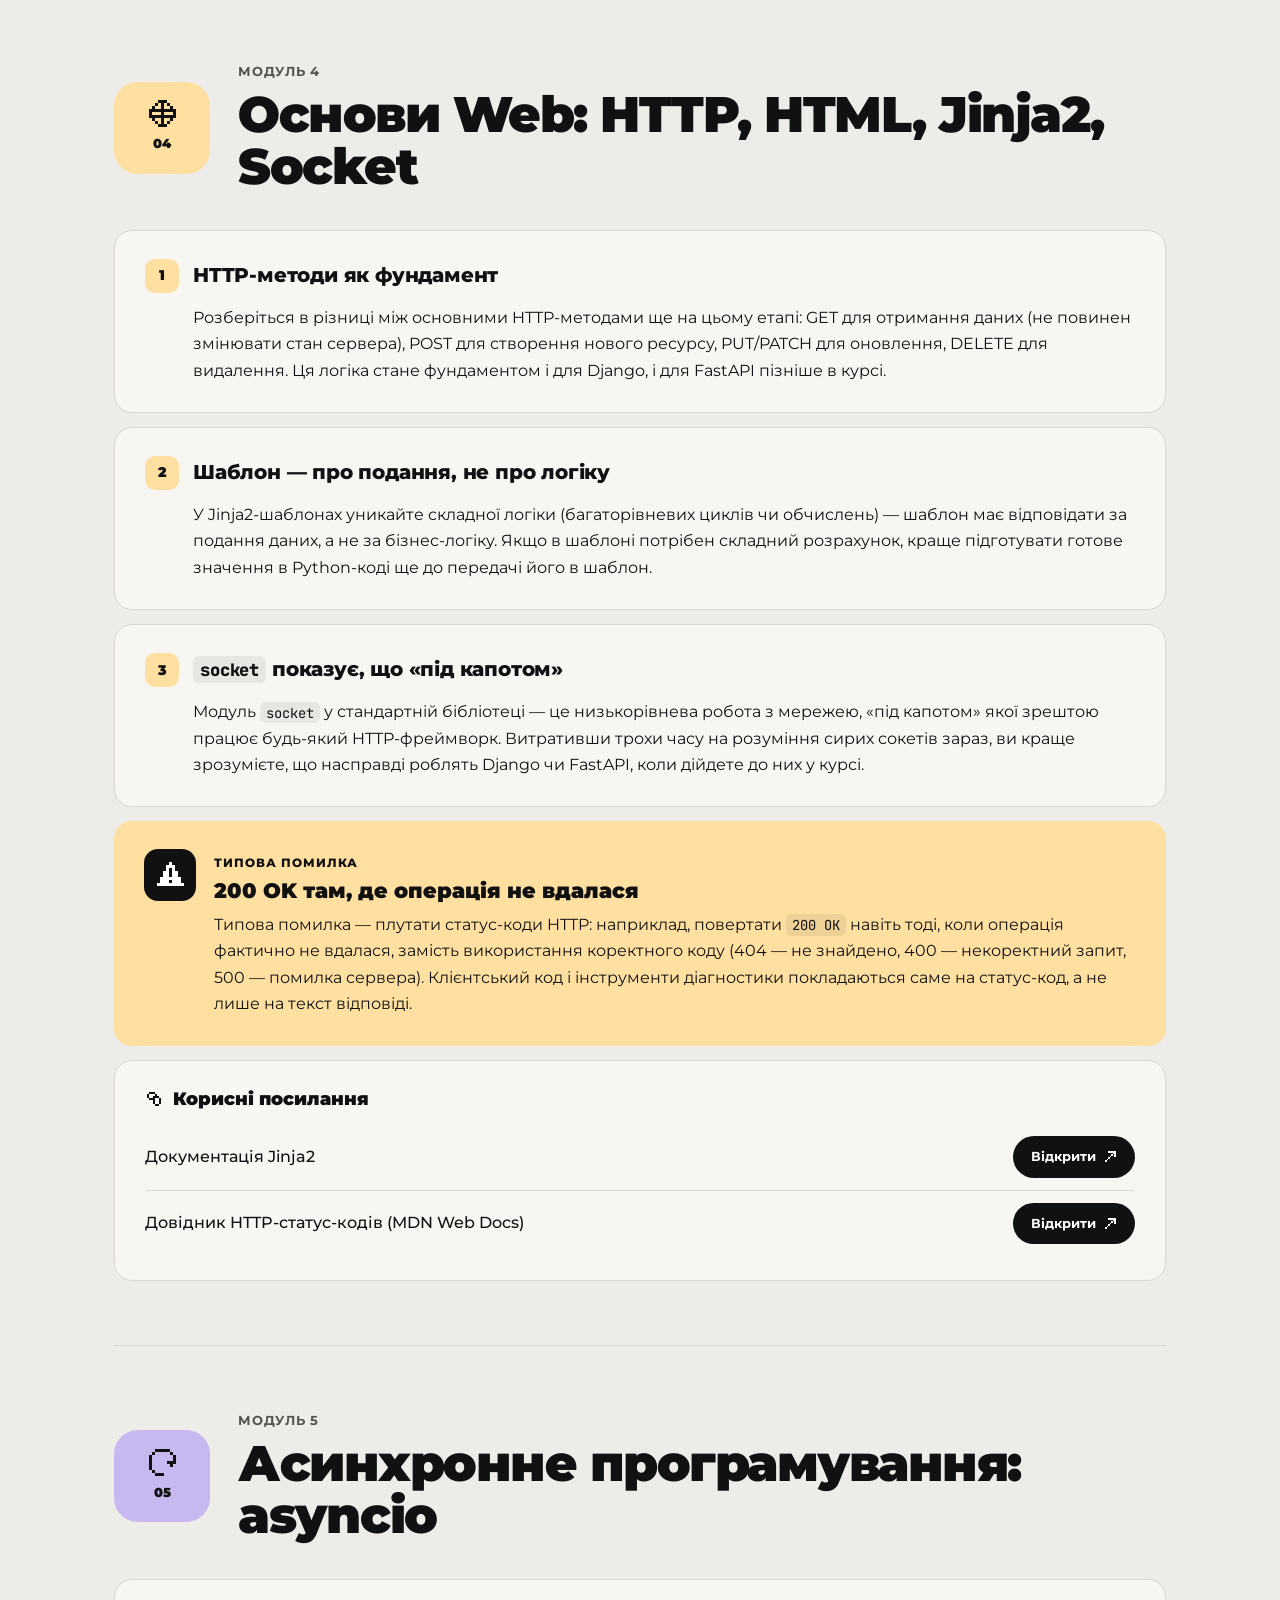
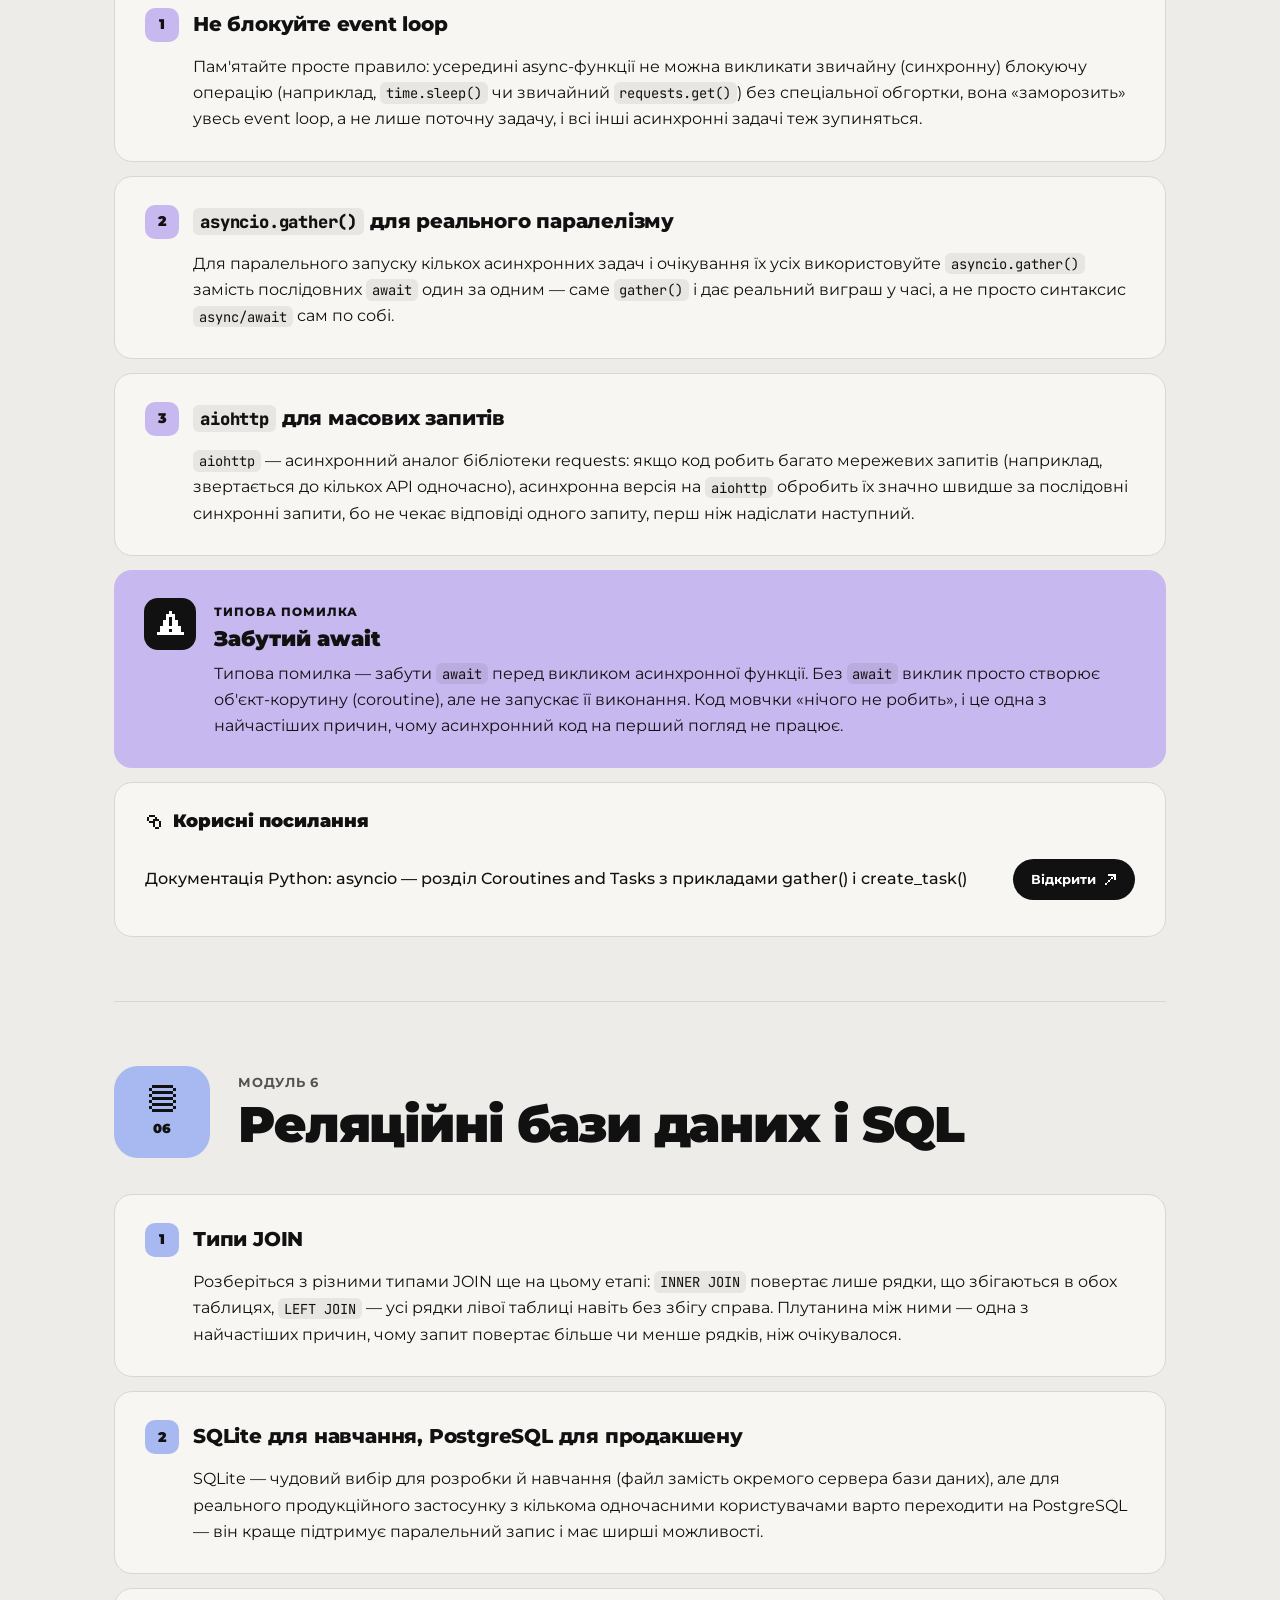
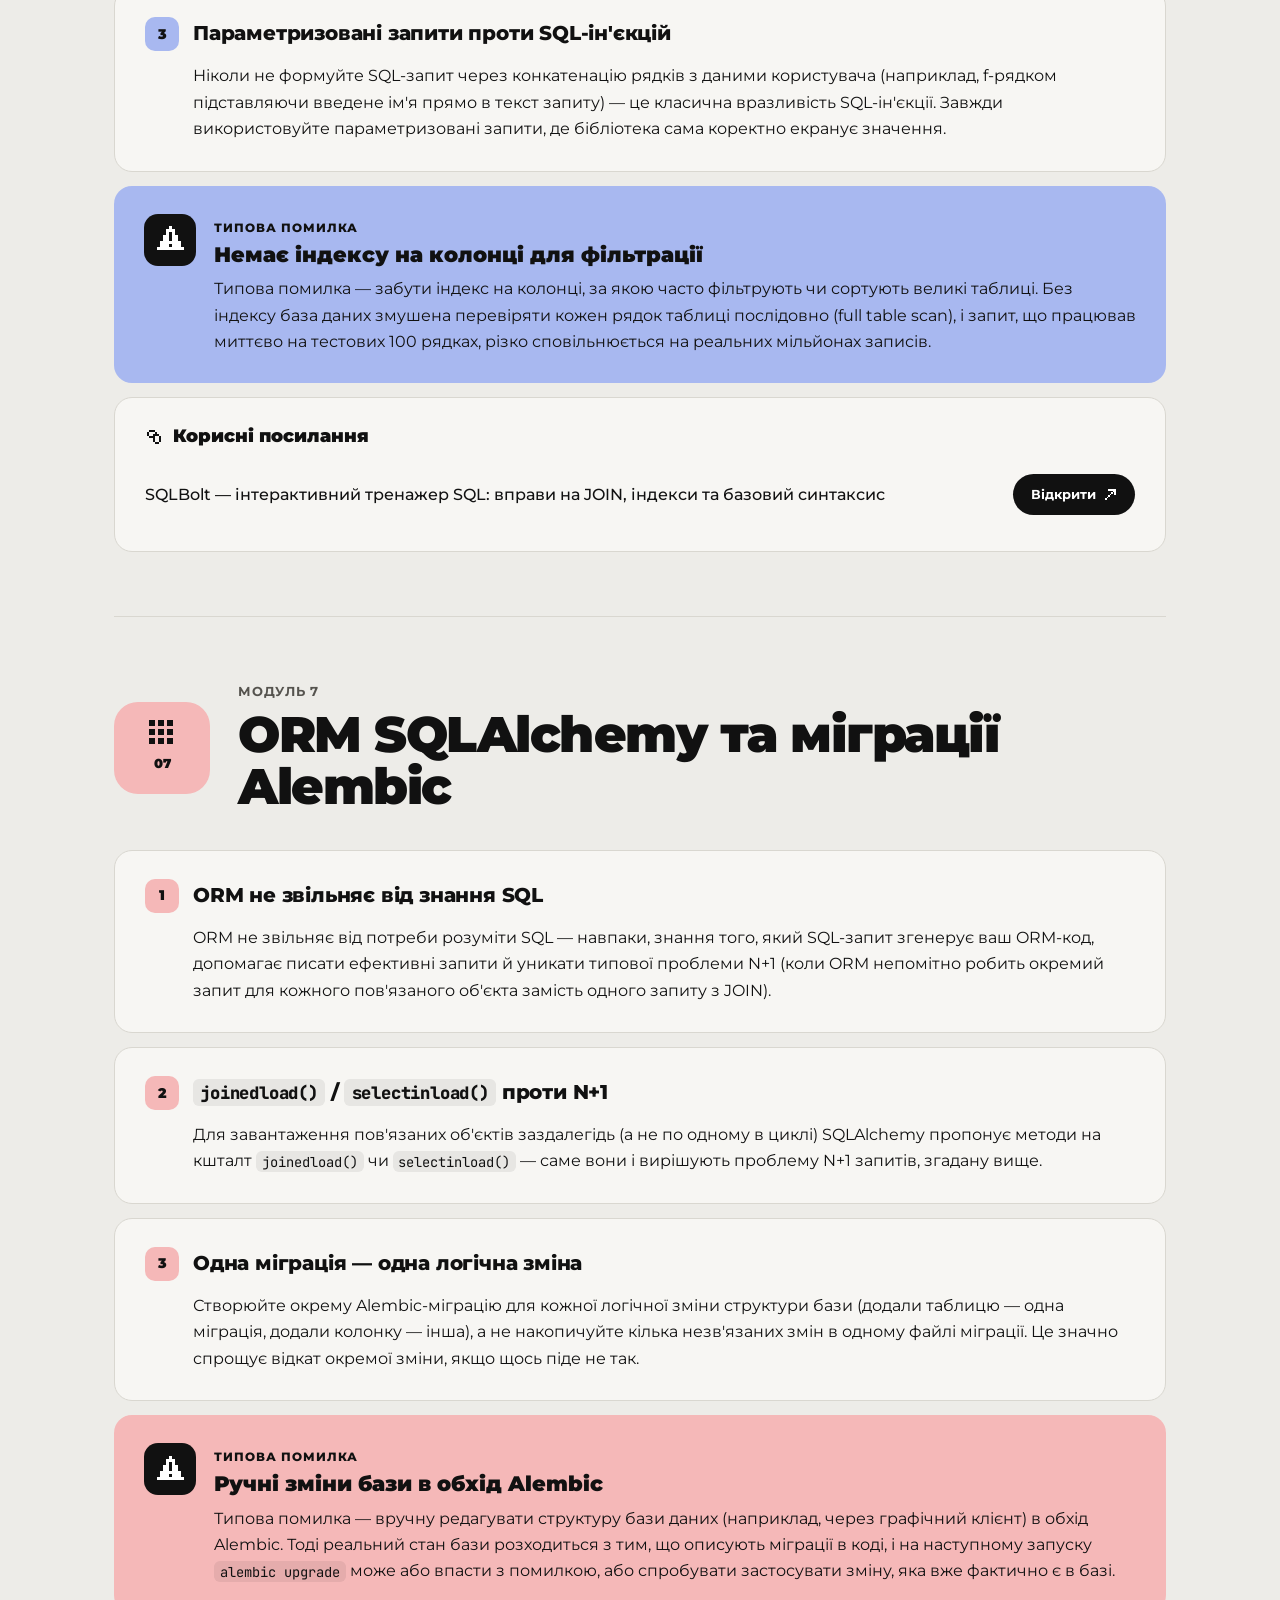
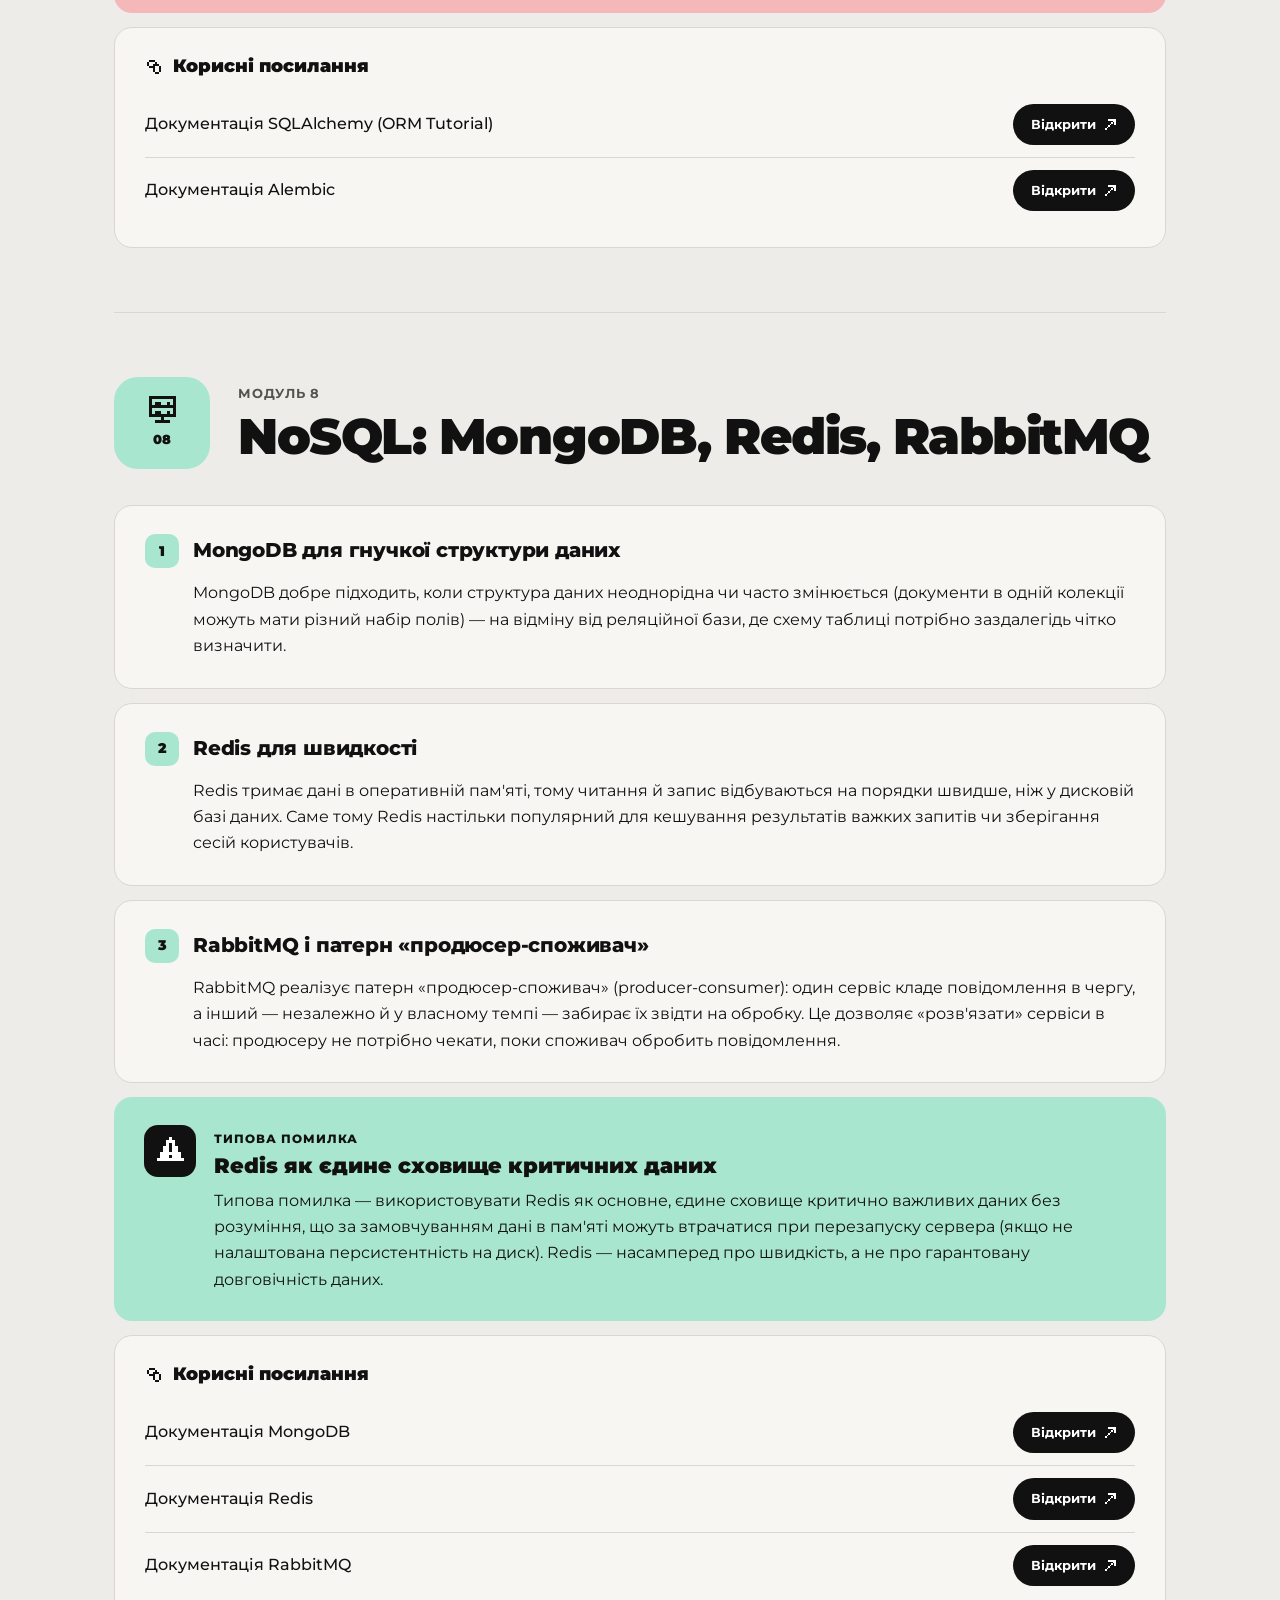
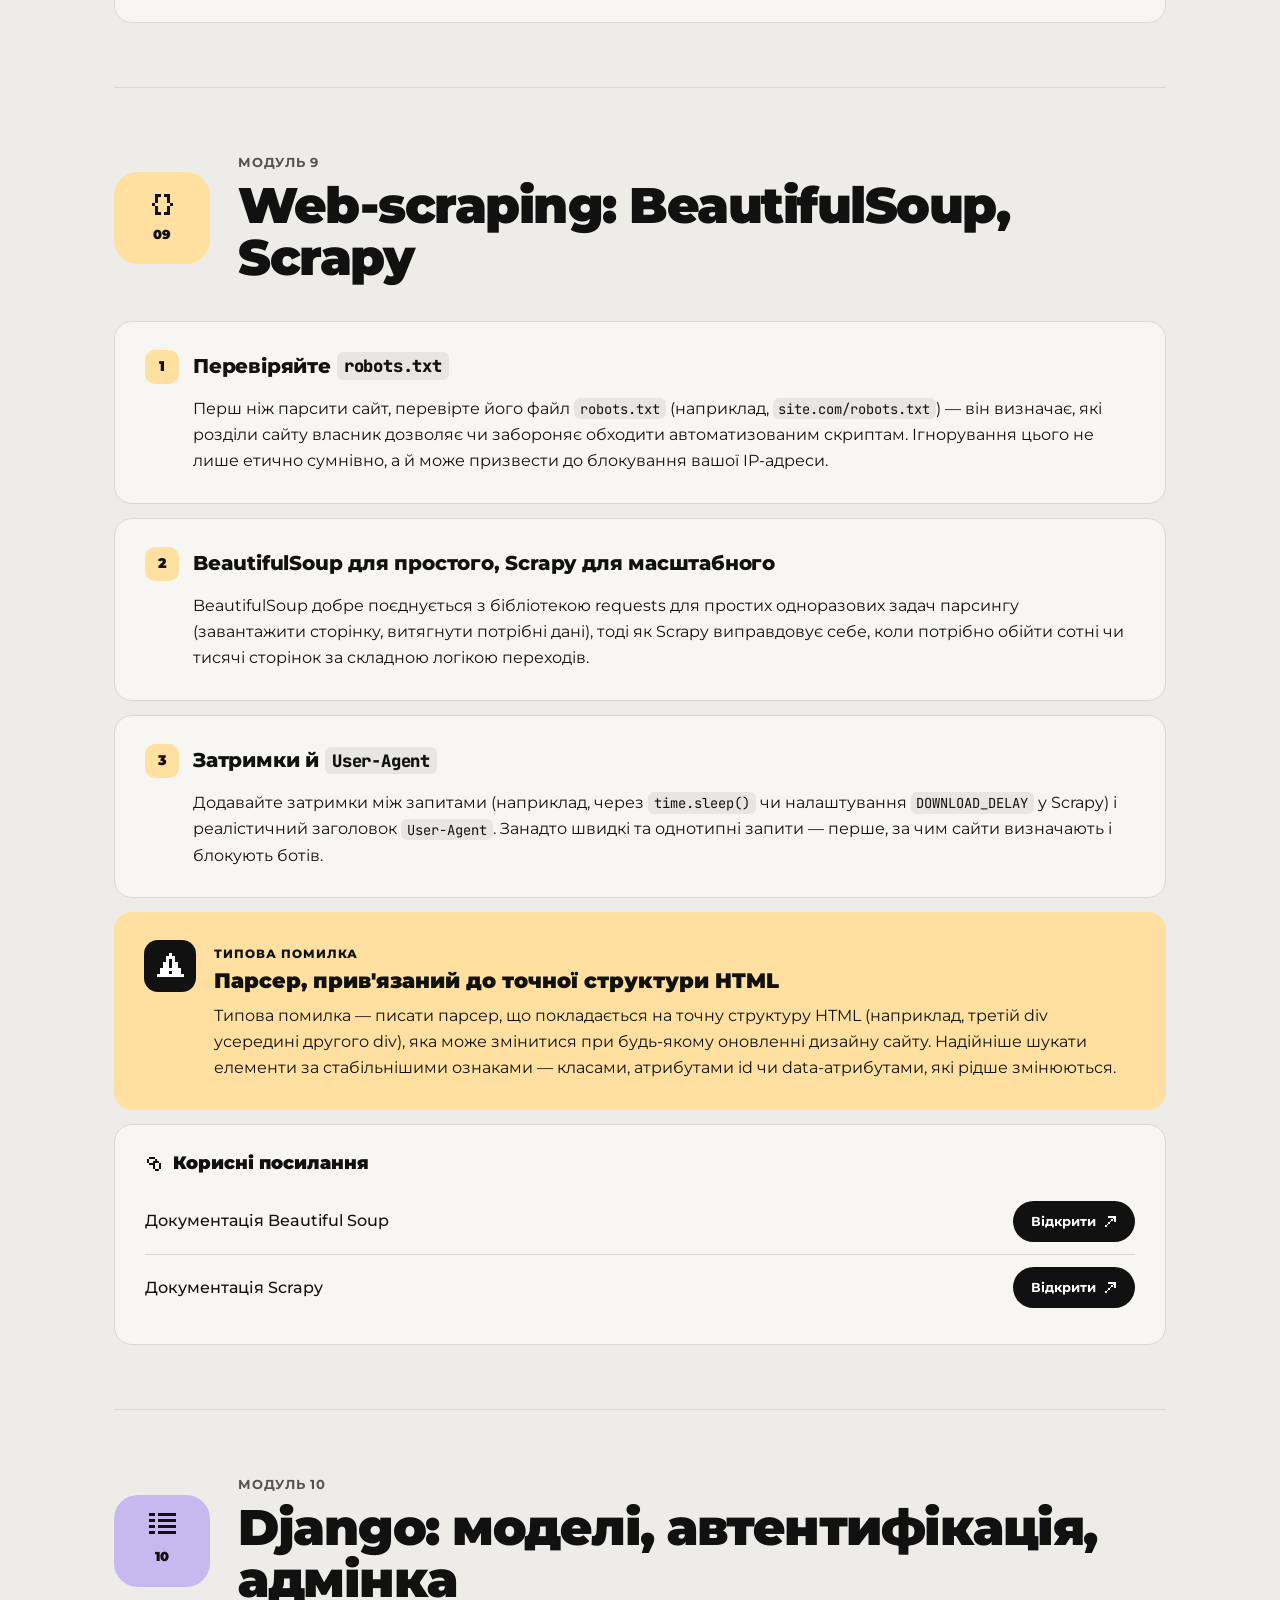
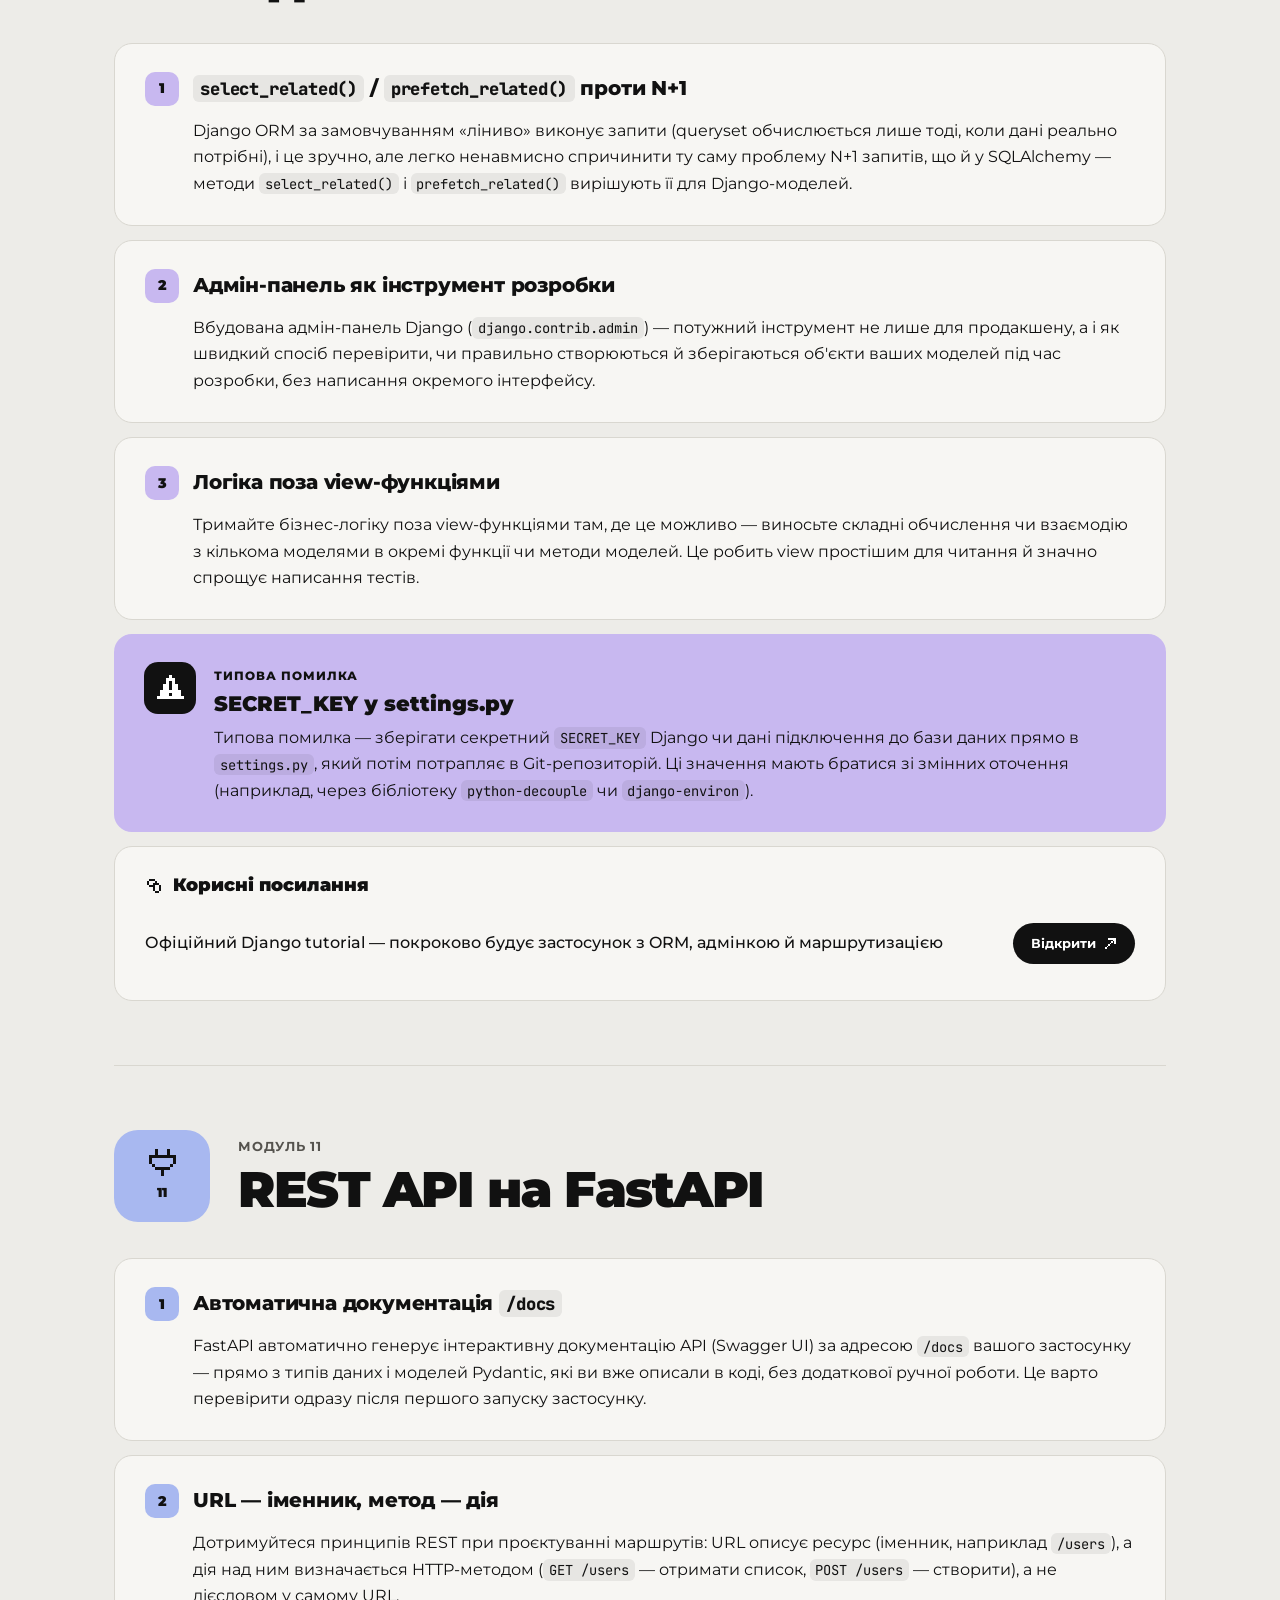
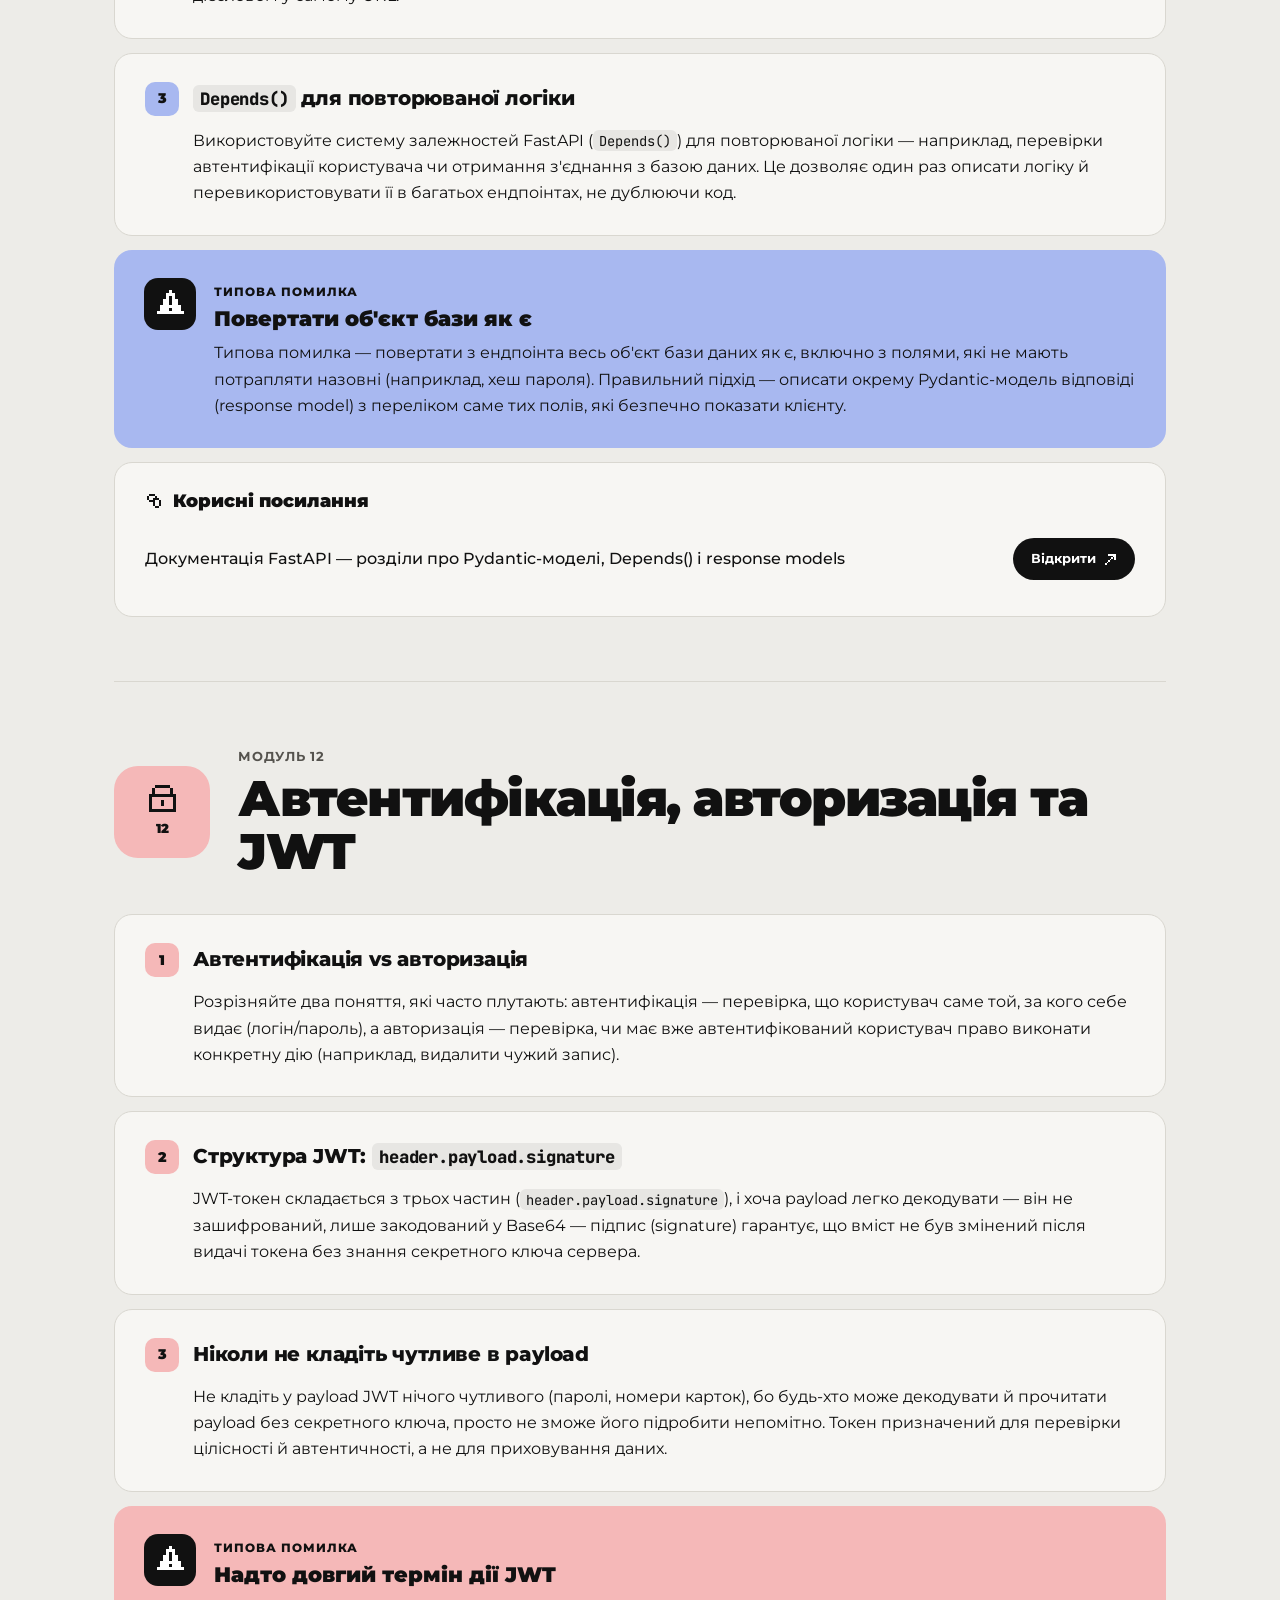
<file: site/python-web-2ec243/index.html>
<!DOCTYPE html>
<html lang="uk">
<head>
  <meta charset="UTF-8" />
  <meta name="viewport" content="width=device-width, initial-scale=1.0" />
  <meta name="robots" content="noindex, nofollow" />
  <title>Python Web · Технічні рекомендації ментора</title>
  <link rel="preconnect" href="https://fonts.googleapis.com" />
  <link rel="preconnect" href="https://fonts.gstatic.com" crossorigin />
  <link href="https://fonts.googleapis.com/css2?family=Montserrat:wght@400;500;600;700;800;900&family=JetBrains+Mono:wght@400;500&display=swap" rel="stylesheet" />
  <link rel="stylesheet" href="../_shared/recs.css" />
</head>
<body>
<script>
const RECS = {
  course: 'Python Web',
  subtitle: 'Практичні поради ментора до кожного модуля: SOLID і патерни, Docker, конкурентність і asyncio, SQL і NoSQL, Django, FastAPI, JWT, безпека й тестування — з типовими помилками й корисними джерелами.',
  modules: [
    {
      title: 'Прийоми ООП: SOLID та патерни проєктування',
      icon: 'layers',
      tips: [
        {
          title: 'SOLID — не чек-лист із першого дня',
          body: [
            'Не намагайтеся застосувати SOLID «по чек-листу» до кожного класу одразу. Ці принципи про те, як код еволюціонує з часом: спочатку пишіть просто й зрозуміло, а рефакторинг у бік SOLID робіть тоді, коли клас справді починає обростати зайвими відповідальностями чи стає складно тестувати.'
          ]
        },
        {
          title: 'Три категорії патернів проєктування',
          body: [
            'Розрізняйте три категорії патернів: породжувальні (creational, про створення об\'єктів, наприклад Factory), структурні (structural, про компонування об\'єктів, наприклад Adapter) і поведінкові (behavioral, про взаємодію між об\'єктами, наприклад Strategy). Розуміння категорії одразу підказує, для якого типу задач патерн підходить.'
          ]
        },
        {
          title: 'Патерн — не самоціль',
          body: [
            'Якщо для розв\'язання задачі вистачає простої функції чи класу без жодного патерну — це часто краще рішення, ніж штучно «підганяти» код під відомий патерн заради самого патерну.'
          ]
        }
      ],
      mistake: {
        title: 'Плутати LSP з простим наслідуванням',
        body: 'Типова помилка — переплутати Liskov Substitution Principle з простим наслідуванням. Те, що клас Б успадкував клас А, ще не гарантує, що Б можна підставити всюди, де очікується А, без зміни поведінки програми — саме це і перевіряє принцип підстановки Лісков, і порушити його можна навіть у синтаксично коректному наслідуванні.'
      },
      links: [
        {
          text: 'refactoring.guru — каталог патернів проєктування українською з прикладами на кількох мовах, включно з Python',
          url: 'https://refactoring.guru/uk/design-patterns'
        }
      ]
    },
    {
      title: 'Python Development: pipenv/poetry, Docker',
      icon: 'box',
      tips: [
        {
          title: 'Poetry і lock-файл',
          body: [
            'Poetry (як і pipenv) вирішує проблему, яку <code>requirements.txt</code> сам по собі не вирішує повністю: він фіксує не лише прямі залежності проєкту, а й точні версії всіх залежностей залежностей (lock-файл), тож середовище можна відтворити побітово однаковим на будь-якій машині.'
          ]
        },
        {
          title: 'Black для автоформатування',
          body: [
            'Black — автоформатер, який не питає вашої думки про стиль коду: він просто приводить весь код до одного, наперед визначеного формату. Це знімає з команди суперечки на кшталт «де ставити коми» — варто налаштувати запуск Black автоматично перед комітом, а не запускати вручну від випадку до випадку.'
          ]
        },
        {
          title: 'Простий перший <code>Dockerfile</code>',
          body: [
            'Перший <code>Dockerfile</code> варто писати максимально простим: базовий образ Python, копіювання коду, встановлення залежностей, команда запуску. Оптимізації на кшталт багатоетапної збірки (multi-stage build) чи мінімізації розміру образу — це наступний крок, коли базовий контейнер уже стабільно працює.'
          ]
        }
      ],
      mistake: {
        title: 'Секрети в Dockerfile чи docker-compose.yml',
        body: 'Типова помилка — закомітити у Git файл із реальними паролями чи ключами доступу для Docker-контейнера (наприклад, прямо в <code>Dockerfile</code> чи <code>docker-compose.yml</code>). Секрети мають передаватися через змінні оточення чи окремий, доданий у <code>.gitignore</code> файл, а не зберігатися в коді, який потрапляє в репозиторій.'
      },
      links: [
        {
          text: 'Документація Poetry — покрокові туторіали для новачків',
          url: 'https://python-poetry.org/docs/'
        },
        {
          text: 'Docker Get Started guide',
          url: 'https://docs.docker.com/get-started/'
        }
      ]
    },
    {
      title: 'Багатопотоковість і багатопроцесорність',
      icon: 'threads',
      tips: [
        {
          title: 'Обирайте інструмент за типом задачі',
          body: [
            '<code>threading</code> добре підходить для I/O-bound задач (очікування мережі, диска, бази даних), а <code>multiprocessing</code> — для CPU-bound задач (важкі обчислення), де потрібне справжнє паралельне використання кількох ядер процесора.'
          ]
        },
        {
          title: 'Обережно зі спільним станом',
          body: [
            'Уникайте спільного мутабельного стану між потоками без синхронізації. Якщо кілька потоків одночасно змінюють один і той самий список чи лічильник без <code>threading.Lock</code>, результат стає непередбачуваним (race condition) і це одна з найважчих категорій багів для відтворення.'
          ]
        },
        {
          title: '<code>concurrent.futures</code> для зручнішого API',
          body: [
            'Для більшості задач із конкурентним виконанням у сучасному Python варто одразу розглянути <code>concurrent.futures.ThreadPoolExecutor</code> чи <code>ProcessPoolExecutor</code> — вони дають зручніший, вищого рівня інтерфейс над «сирими» <code>threading.Thread</code> і <code>multiprocessing.Process</code>.'
          ]
        }
      ],
      mistake: {
        title: 'Чекати прискорення від threading для обчислень',
        body: 'Типова помилка — очікувати, що <code>threading</code> прискорить обчислювально важкий код (наприклад, важкі математичні розрахунки в циклі). Через GIL кілька потоків Python не виконують такий код паралельно, і різниці у швидкості може не бути або вона буде негативною через накладні витрати на перемикання потоків.'
      },
      links: [
        {
          text: 'Документація Python: concurrent.futures — порівняння підходів і приклади ThreadPoolExecutor/ProcessPoolExecutor',
          url: 'https://docs.python.org/3/library/concurrent.futures.html'
        }
      ]
    },
    {
      title: 'Основи Web: HTTP, HTML, Jinja2, Socket',
      icon: 'globe',
      tips: [
        {
          title: 'HTTP-методи як фундамент',
          body: [
            'Розберіться в різниці між основними HTTP-методами ще на цьому етапі: GET для отримання даних (не повинен змінювати стан сервера), POST для створення нового ресурсу, PUT/PATCH для оновлення, DELETE для видалення. Ця логіка стане фундаментом і для Django, і для FastAPI пізніше в курсі.'
          ]
        },
        {
          title: 'Шаблон — про подання, не про логіку',
          body: [
            'У Jinja2-шаблонах уникайте складної логіки (багаторівневих циклів чи обчислень) — шаблон має відповідати за подання даних, а не за бізнес-логіку. Якщо в шаблоні потрібен складний розрахунок, краще підготувати готове значення в Python-коді ще до передачі його в шаблон.'
          ]
        },
        {
          title: '<code>socket</code> показує, що «під капотом»',
          body: [
            'Модуль <code>socket</code> у стандартній бібліотеці — це низькорівнева робота з мережею, «під капотом» якої зрештою працює будь-який HTTP-фреймворк. Витративши трохи часу на розуміння сирих сокетів зараз, ви краще зрозумієте, що насправді роблять Django чи FastAPI, коли дійдете до них у курсі.'
          ]
        }
      ],
      mistake: {
        title: '200 OK там, де операція не вдалася',
        body: 'Типова помилка — плутати статус-коди HTTP: наприклад, повертати <code>200 OK</code> навіть тоді, коли операція фактично не вдалася, замість використання коректного коду (404 — не знайдено, 400 — некоректний запит, 500 — помилка сервера). Клієнтський код і інструменти діагностики покладаються саме на статус-код, а не лише на текст відповіді.'
      },
      links: [
        {
          text: 'Документація Jinja2',
          url: 'https://jinja.palletsprojects.com/'
        },
        {
          text: 'Довідник HTTP-статус-кодів (MDN Web Docs)',
          url: 'https://developer.mozilla.org/en-US/docs/Web/HTTP/Status'
        }
      ]
    },
    {
      title: 'Асинхронне програмування: asyncio',
      icon: 'loop',
      tips: [
        {
          title: 'Не блокуйте event loop',
          body: [
            'Пам\'ятайте просте правило: усередині async-функції не можна викликати звичайну (синхронну) блокуючу операцію (наприклад, <code>time.sleep()</code> чи звичайний <code>requests.get()</code>) без спеціальної обгортки, вона «заморозить» увесь event loop, а не лише поточну задачу, і всі інші асинхронні задачі теж зупиняться.'
          ]
        },
        {
          title: '<code>asyncio.gather()</code> для реального паралелізму',
          body: [
            'Для паралельного запуску кількох асинхронних задач і очікування їх усіх використовуйте <code>asyncio.gather()</code> замість послідовних <code>await</code> один за одним — саме <code>gather()</code> і дає реальний виграш у часі, а не просто синтаксис <code>async/await</code> сам по собі.'
          ]
        },
        {
          title: '<code>aiohttp</code> для масових запитів',
          body: [
            '<code>aiohttp</code> — асинхронний аналог бібліотеки requests: якщо код робить багато мережевих запитів (наприклад, звертається до кількох API одночасно), асинхронна версія на <code>aiohttp</code> обробить їх значно швидше за послідовні синхронні запити, бо не чекає відповіді одного запиту, перш ніж надіслати наступний.'
          ]
        }
      ],
      mistake: {
        title: 'Забутий await',
        body: 'Типова помилка — забути <code>await</code> перед викликом асинхронної функції. Без <code>await</code> виклик просто створює об\'єкт-корутину (coroutine), але не запускає її виконання. Код мовчки «нічого не робить», і це одна з найчастіших причин, чому асинхронний код на перший погляд не працює.'
      },
      links: [
        {
          text: 'Документація Python: asyncio — розділ Coroutines and Tasks з прикладами gather() і create_task()',
          url: 'https://docs.python.org/3/library/asyncio.html'
        }
      ]
    },
    {
      title: 'Реляційні бази даних і SQL',
      icon: 'db',
      tips: [
        {
          title: 'Типи JOIN',
          body: [
            'Розберіться з різними типами JOIN ще на цьому етапі: <code>INNER JOIN</code> повертає лише рядки, що збігаються в обох таблицях, <code>LEFT JOIN</code> — усі рядки лівої таблиці навіть без збігу справа. Плутанина між ними — одна з найчастіших причин, чому запит повертає більше чи менше рядків, ніж очікувалося.'
          ]
        },
        {
          title: 'SQLite для навчання, PostgreSQL для продакшену',
          body: [
            'SQLite — чудовий вибір для розробки й навчання (файл замість окремого сервера бази даних), але для реального продукційного застосунку з кількома одночасними користувачами варто переходити на PostgreSQL — він краще підтримує паралельний запис і має ширші можливості.'
          ]
        },
        {
          title: 'Параметризовані запити проти SQL-ін\'єкцій',
          body: [
            'Ніколи не формуйте SQL-запит через конкатенацію рядків з даними користувача (наприклад, f-рядком підставляючи введене ім\'я прямо в текст запиту) — це класична вразливість SQL-ін\'єкції. Завжди використовуйте параметризовані запити, де бібліотека сама коректно екранує значення.'
          ]
        }
      ],
      mistake: {
        title: 'Немає індексу на колонці для фільтрації',
        body: 'Типова помилка — забути індекс на колонці, за якою часто фільтрують чи сортують великі таблиці. Без індексу база даних змушена перевіряти кожен рядок таблиці послідовно (full table scan), і запит, що працював миттєво на тестових 100 рядках, різко сповільнюється на реальних мільйонах записів.'
      },
      links: [
        {
          text: 'SQLBolt — інтерактивний тренажер SQL: вправи на JOIN, індекси та базовий синтаксис',
          url: 'https://sqlbolt.com/'
        }
      ]
    },
    {
      title: 'ORM SQLAlchemy та міграції Alembic',
      icon: 'grid',
      tips: [
        {
          title: 'ORM не звільняє від знання SQL',
          body: [
            'ORM не звільняє від потреби розуміти SQL — навпаки, знання того, який SQL-запит згенерує ваш ORM-код, допомагає писати ефективні запити й уникати типової проблеми N+1 (коли ORM непомітно робить окремий запит для кожного пов\'язаного об\'єкта замість одного запиту з JOIN).'
          ]
        },
        {
          title: '<code>joinedload()</code> / <code>selectinload()</code> проти N+1',
          body: [
            'Для завантаження пов\'язаних об\'єктів заздалегідь (а не по одному в циклі) SQLAlchemy пропонує методи на кшталт <code>joinedload()</code> чи <code>selectinload()</code> — саме вони і вирішують проблему N+1 запитів, згадану вище.'
          ]
        },
        {
          title: 'Одна міграція — одна логічна зміна',
          body: [
            'Створюйте окрему Alembic-міграцію для кожної логічної зміни структури бази (додали таблицю — одна міграція, додали колонку — інша), а не накопичуйте кілька незв\'язаних змін в одному файлі міграції. Це значно спрощує відкат окремої зміни, якщо щось піде не так.'
          ]
        }
      ],
      mistake: {
        title: 'Ручні зміни бази в обхід Alembic',
        body: 'Типова помилка — вручну редагувати структуру бази даних (наприклад, через графічний клієнт) в обхід Alembic. Тоді реальний стан бази розходиться з тим, що описують міграції в коді, і на наступному запуску <code>alembic upgrade</code> може або впасти з помилкою, або спробувати застосувати зміну, яка вже фактично є в базі.'
      },
      links: [
        {
          text: 'Документація SQLAlchemy (ORM Tutorial)',
          url: 'https://docs.sqlalchemy.org/'
        },
        {
          text: 'Документація Alembic',
          url: 'https://alembic.sqlalchemy.org/'
        }
      ]
    },
    {
      title: 'NoSQL: MongoDB, Redis, RabbitMQ',
      icon: 'server',
      tips: [
        {
          title: 'MongoDB для гнучкої структури даних',
          body: [
            'MongoDB добре підходить, коли структура даних неоднорідна чи часто змінюється (документи в одній колекції можуть мати різний набір полів) — на відміну від реляційної бази, де схему таблиці потрібно заздалегідь чітко визначити.'
          ]
        },
        {
          title: 'Redis для швидкості',
          body: [
            'Redis тримає дані в оперативній пам\'яті, тому читання й запис відбуваються на порядки швидше, ніж у дисковій базі даних. Саме тому Redis настільки популярний для кешування результатів важких запитів чи зберігання сесій користувачів.'
          ]
        },
        {
          title: 'RabbitMQ і патерн «продюсер-споживач»',
          body: [
            'RabbitMQ реалізує патерн «продюсер-споживач» (producer-consumer): один сервіс кладе повідомлення в чергу, а інший — незалежно й у власному темпі — забирає їх звідти на обробку. Це дозволяє «розв\'язати» сервіси в часі: продюсеру не потрібно чекати, поки споживач обробить повідомлення.'
          ]
        }
      ],
      mistake: {
        title: 'Redis як єдине сховище критичних даних',
        body: 'Типова помилка — використовувати Redis як основне, єдине сховище критично важливих даних без розуміння, що за замовчуванням дані в пам\'яті можуть втрачатися при перезапуску сервера (якщо не налаштована персистентність на диск). Redis — насамперед про швидкість, а не про гарантовану довговічність даних.'
      },
      links: [
        {
          text: 'Документація MongoDB',
          url: 'https://www.mongodb.com/docs/'
        },
        {
          text: 'Документація Redis',
          url: 'https://redis.io/docs/'
        },
        {
          text: 'Документація RabbitMQ',
          url: 'https://www.rabbitmq.com/docs'
        }
      ]
    },
    {
      title: 'Web-scraping: BeautifulSoup, Scrapy',
      icon: 'code',
      tips: [
        {
          title: 'Перевіряйте <code>robots.txt</code>',
          body: [
            'Перш ніж парсити сайт, перевірте його файл <code>robots.txt</code> (наприклад, <code>site.com/robots.txt</code>) — він визначає, які розділи сайту власник дозволяє чи забороняє обходити автоматизованим скриптам. Ігнорування цього не лише етично сумнівно, а й може призвести до блокування вашої IP-адреси.'
          ]
        },
        {
          title: 'BeautifulSoup для простого, Scrapy для масштабного',
          body: [
            'BeautifulSoup добре поєднується з бібліотекою requests для простих одноразових задач парсингу (завантажити сторінку, витягнути потрібні дані), тоді як Scrapy виправдовує себе, коли потрібно обійти сотні чи тисячі сторінок за складною логікою переходів.'
          ]
        },
        {
          title: 'Затримки й <code>User-Agent</code>',
          body: [
            'Додавайте затримки між запитами (наприклад, через <code>time.sleep()</code> чи налаштування <code>DOWNLOAD_DELAY</code> у Scrapy) і реалістичний заголовок <code>User-Agent</code>. Занадто швидкі та однотипні запити — перше, за чим сайти визначають і блокують ботів.'
          ]
        }
      ],
      mistake: {
        title: 'Парсер, прив\'язаний до точної структури HTML',
        body: 'Типова помилка — писати парсер, що покладається на точну структуру HTML (наприклад, третій div усередині другого div), яка може змінитися при будь-якому оновленні дизайну сайту. Надійніше шукати елементи за стабільнішими ознаками — класами, атрибутами id чи data-атрибутами, які рідше змінюються.'
      },
      links: [
        {
          text: 'Документація Beautiful Soup',
          url: 'https://www.crummy.com/software/BeautifulSoup/bs4/doc/'
        },
        {
          text: 'Документація Scrapy',
          url: 'https://docs.scrapy.org/'
        }
      ]
    },
    {
      title: 'Django: моделі, автентифікація, адмінка',
      icon: 'list',
      tips: [
        {
          title: '<code>select_related()</code> / <code>prefetch_related()</code> проти N+1',
          body: [
            'Django ORM за замовчуванням «ліниво» виконує запити (queryset обчислюється лише тоді, коли дані реально потрібні), і це зручно, але легко ненавмисно спричинити ту саму проблему N+1 запитів, що й у SQLAlchemy — методи <code>select_related()</code> і <code>prefetch_related()</code> вирішують її для Django-моделей.'
          ]
        },
        {
          title: 'Адмін-панель як інструмент розробки',
          body: [
            'Вбудована адмін-панель Django (<code>django.contrib.admin</code>) — потужний інструмент не лише для продакшену, а і як швидкий спосіб перевірити, чи правильно створюються й зберігаються об\'єкти ваших моделей під час розробки, без написання окремого інтерфейсу.'
          ]
        },
        {
          title: 'Логіка поза view-функціями',
          body: [
            'Тримайте бізнес-логіку поза view-функціями там, де це можливо — виносьте складні обчислення чи взаємодію з кількома моделями в окремі функції чи методи моделей. Це робить view простішим для читання й значно спрощує написання тестів.'
          ]
        }
      ],
      mistake: {
        title: 'SECRET_KEY у settings.py',
        body: 'Типова помилка — зберігати секретний <code>SECRET_KEY</code> Django чи дані підключення до бази даних прямо в <code>settings.py</code>, який потім потрапляє в Git-репозиторій. Ці значення мають братися зі змінних оточення (наприклад, через бібліотеку <code>python-decouple</code> чи <code>django-environ</code>).'
      },
      links: [
        {
          text: 'Офіційний Django tutorial — покроково будує застосунок з ORM, адмінкою й маршрутизацією',
          url: 'https://docs.djangoproject.com/en/stable/intro/tutorial01/'
        }
      ]
    },
    {
      title: 'REST API на FastAPI',
      icon: 'plug',
      tips: [
        {
          title: 'Автоматична документація <code>/docs</code>',
          body: [
            'FastAPI автоматично генерує інтерактивну документацію API (Swagger UI) за адресою <code>/docs</code> вашого застосунку — прямо з типів даних і моделей Pydantic, які ви вже описали в коді, без додаткової ручної роботи. Це варто перевірити одразу після першого запуску застосунку.'
          ]
        },
        {
          title: 'URL — іменник, метод — дія',
          body: [
            'Дотримуйтеся принципів REST при проєктуванні маршрутів: URL описує ресурс (іменник, наприклад <code>/users</code>), а дія над ним визначається HTTP-методом (<code>GET /users</code> — отримати список, <code>POST /users</code> — створити), а не дієсловом у самому URL.'
          ]
        },
        {
          title: '<code>Depends()</code> для повторюваної логіки',
          body: [
            'Використовуйте систему залежностей FastAPI (<code>Depends()</code>) для повторюваної логіки — наприклад, перевірки автентифікації користувача чи отримання з\'єднання з базою даних. Це дозволяє один раз описати логіку й перевикористовувати її в багатьох ендпоінтах, не дублюючи код.'
          ]
        }
      ],
      mistake: {
        title: 'Повертати об\'єкт бази як є',
        body: 'Типова помилка — повертати з ендпоінта весь об\'єкт бази даних як є, включно з полями, які не мають потрапляти назовні (наприклад, хеш пароля). Правильний підхід — описати окрему Pydantic-модель відповіді (response model) з переліком саме тих полів, які безпечно показати клієнту.'
      },
      links: [
        {
          text: 'Документація FastAPI — розділи про Pydantic-моделі, Depends() і response models',
          url: 'https://fastapi.tiangolo.com/'
        }
      ]
    },
    {
      title: 'Автентифікація, авторизація та JWT',
      icon: 'lock',
      tips: [
        {
          title: 'Автентифікація vs авторизація',
          body: [
            'Розрізняйте два поняття, які часто плутають: автентифікація — перевірка, що користувач саме той, за кого себе видає (логін/пароль), а авторизація — перевірка, чи має вже автентифікований користувач право виконати конкретну дію (наприклад, видалити чужий запис).'
          ]
        },
        {
          title: 'Структура JWT: <code>header.payload.signature</code>',
          body: [
            'JWT-токен складається з трьох частин (<code>header.payload.signature</code>), і хоча payload легко декодувати — він не зашифрований, лише закодований у Base64 — підпис (signature) гарантує, що вміст не був змінений після видачі токена без знання секретного ключа сервера.'
          ]
        },
        {
          title: 'Ніколи не кладіть чутливе в payload',
          body: [
            'Не кладіть у payload JWT нічого чутливого (паролі, номери карток), бо будь-хто може декодувати й прочитати payload без секретного ключа, просто не зможе його підробити непомітно. Токен призначений для перевірки цілісності й автентичності, а не для приховування даних.'
          ]
        }
      ],
      mistake: {
        title: 'Надто довгий термін дії JWT',
        body: 'Типова помилка — робити термін дії JWT-токена занадто довгим (наприклад, кілька місяців) заради зручності, щоб користувач рідше повторно логінився. Довгоживучий токен, який потрапив у чужі руки, залишається дійсним усе це довге вікно часу — для реальних застосунків використовують короткоживучий access-токен разом з окремим refresh-токеном для оновлення.'
      },
      links: [
        {
          text: 'jwt.io — офіційний дебагер JWT: структура токена й вміст payload наочно',
          url: 'https://jwt.io/'
        }
      ]
    },
    {
      title: 'Розширений backend: файли, пошта, безпека',
      icon: 'file',
      tips: [
        {
          title: 'Обмежуйте розмір файлів',
          body: [
            'При завантаженні файлів завжди обмежуйте максимальний розмір файлу на рівні застосунку чи веб-сервера — без цього обмеження користувач (навмисно чи ні) може спробувати завантажити файл, який вичерпає диск або пам\'ять сервера.'
          ]
        },
        {
          title: 'Готові сервіси для транзакційної пошти',
          body: [
            'Для надсилання листів із застосунку (підтвердження реєстрації, скидання пароля) використовуйте вже готові бібліотеки чи сервіси транзакційної пошти, а не намагайтеся самостійно реалізовувати протокол SMTP з нуля — це складна тема з безліччю нюансів доставки та репутації відправника.'
          ]
        },
        {
          title: 'Базова гігієна безпеки',
          body: [
            'Ніколи не зберігайте паролі користувачів у відкритому вигляді — лише хешовані (наприклад, через bcrypt чи Argon2), і завжди валідуйте та санітизуйте будь-які дані, що прийшли від користувача, перш ніж використовувати їх у запитах чи виводити на сторінку.'
          ]
        }
      ],
      mistake: {
        title: 'Зберігати файли з оригінальними іменами',
        body: 'Типова помилка — зберігати завантажені користувачами файли з їхніми оригінальними іменами без змін. Це і ризик перезапису файлів з однаковими іменами від різних користувачів, і потенційна вразливість (директорійний обхід через імена файлів), тому файли варто перейменовувати на унікальні згенеровані імена перед збереженням.'
      },
      links: [
        {
          text: 'OWASP Top 10 — найпоширеніші вразливості веб-застосунків',
          url: 'https://owasp.org/www-project-top-ten/'
        }
      ]
    },
    {
      title: 'Тестування та розгортання: unittest, pytest',
      icon: 'check',
      tips: [
        {
          title: '<code>pytest</code> поверх <code>unittest</code>',
          body: [
            '<code>pytest</code> вважається зручнішим за вбудований <code>unittest</code> здебільшого через простіший синтаксис (звичайний <code>assert</code> замість <code>self.assertEqual()</code>) і потужну систему fixtures для підготовки даних тесту, але обидва інструменти сумісні, і тести на <code>unittest</code> можна запускати через <code>pytest</code> без переписування.'
          ]
        },
        {
          title: 'Структура AAA для тестів',
          body: [
            'Структуруйте тести за принципом AAA (Arrange-Act-Assert): спочатку підготуйте дані й умови (Arrange), потім виконайте дію, яку тестуєте (Act), і нарешті перевірте результат (Assert). Це робить кожен тест легшим для читання навіть тому, хто його не писав.'
          ]
        },
        {
          title: 'Локальне середовище ≠ продакшен',
          body: [
            'Для розгортання почніть з розуміння різниці між середовищами: те, що працює локально (localhost, <code>DEBUG=True</code>, SQLite-файл поруч із кодом), майже завжди потребує окремих налаштувань для продакшену (реальний домен, <code>DEBUG=False</code>, окрема база даних, змінні оточення для секретів).'
          ]
        }
      ],
      mistake: {
        title: 'Тести, залежні один від одного',
        body: 'Типова помилка — писати тести, які залежать один від одного чи від порядку виконання (наприклад, другий тест розраховує на дані, які створив перший). Такі тести неможливо запускати окремо чи в довільному порядку, і один впалий тест ламає всі наступні по ланцюжку, хоча самі вони можуть бути повністю коректними.'
      },
      links: [
        {
          text: 'Документація pytest',
          url: 'https://docs.pytest.org/'
        },
        {
          text: 'Render — гайди з розгортання Python-застосунків',
          url: 'https://render.com/docs'
        },
        {
          text: 'Railway — гайди з розгортання',
          url: 'https://docs.railway.com/'
        }
      ]
    }
  ]
};
</script>
<script src="../_shared/recs.js"></script>
</body>
</html>
</file>
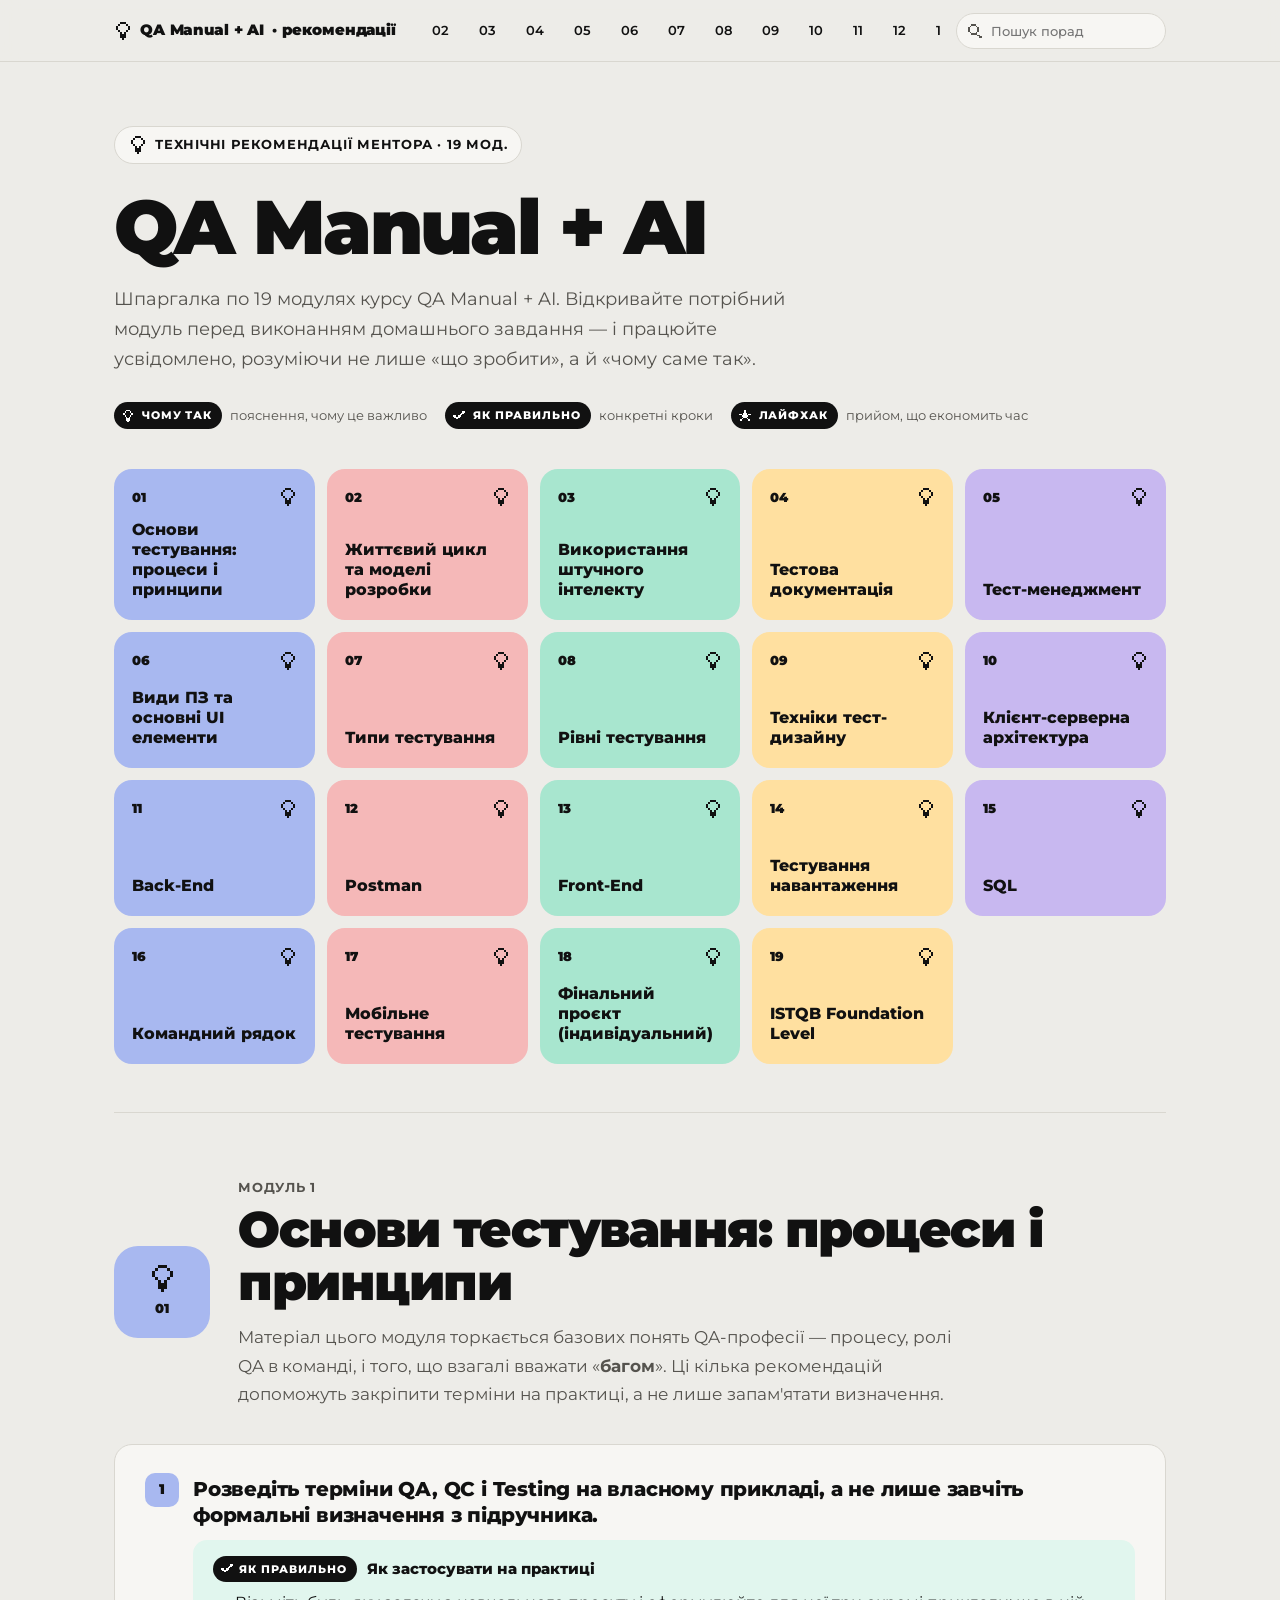
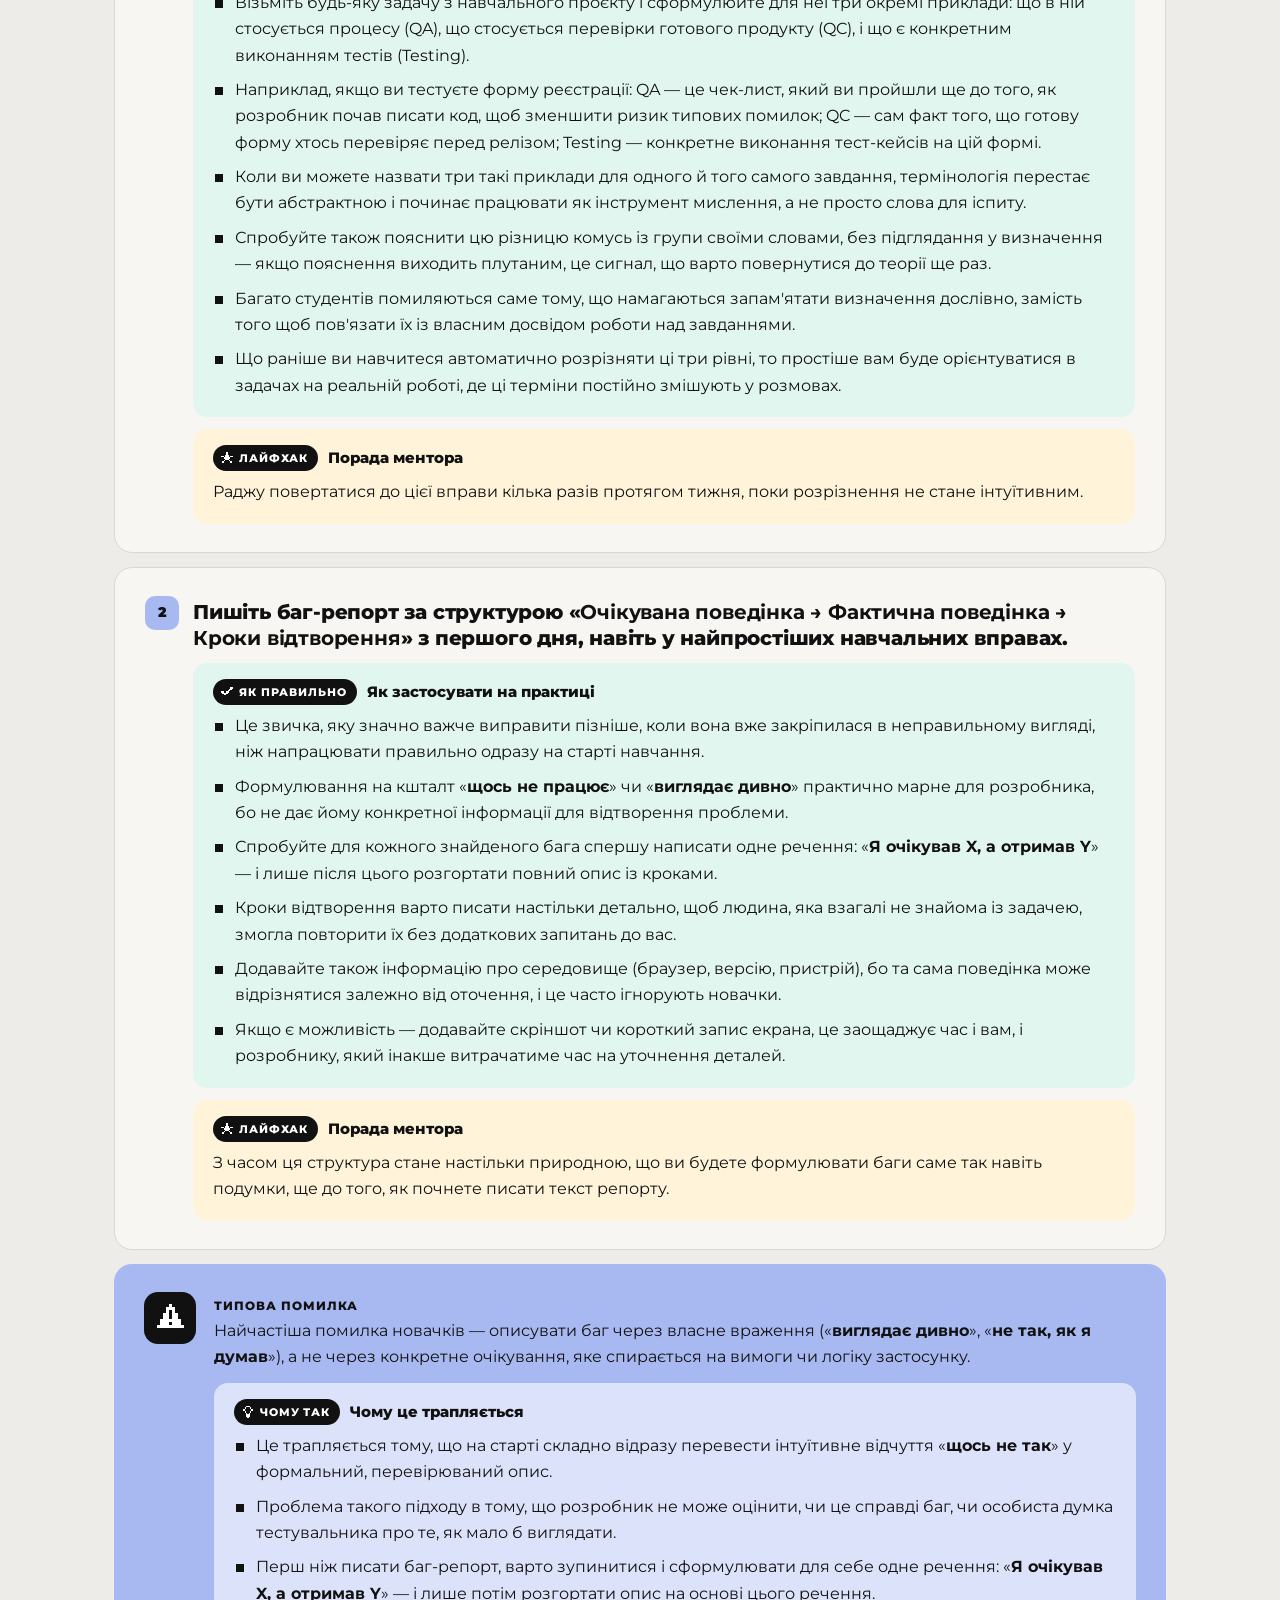
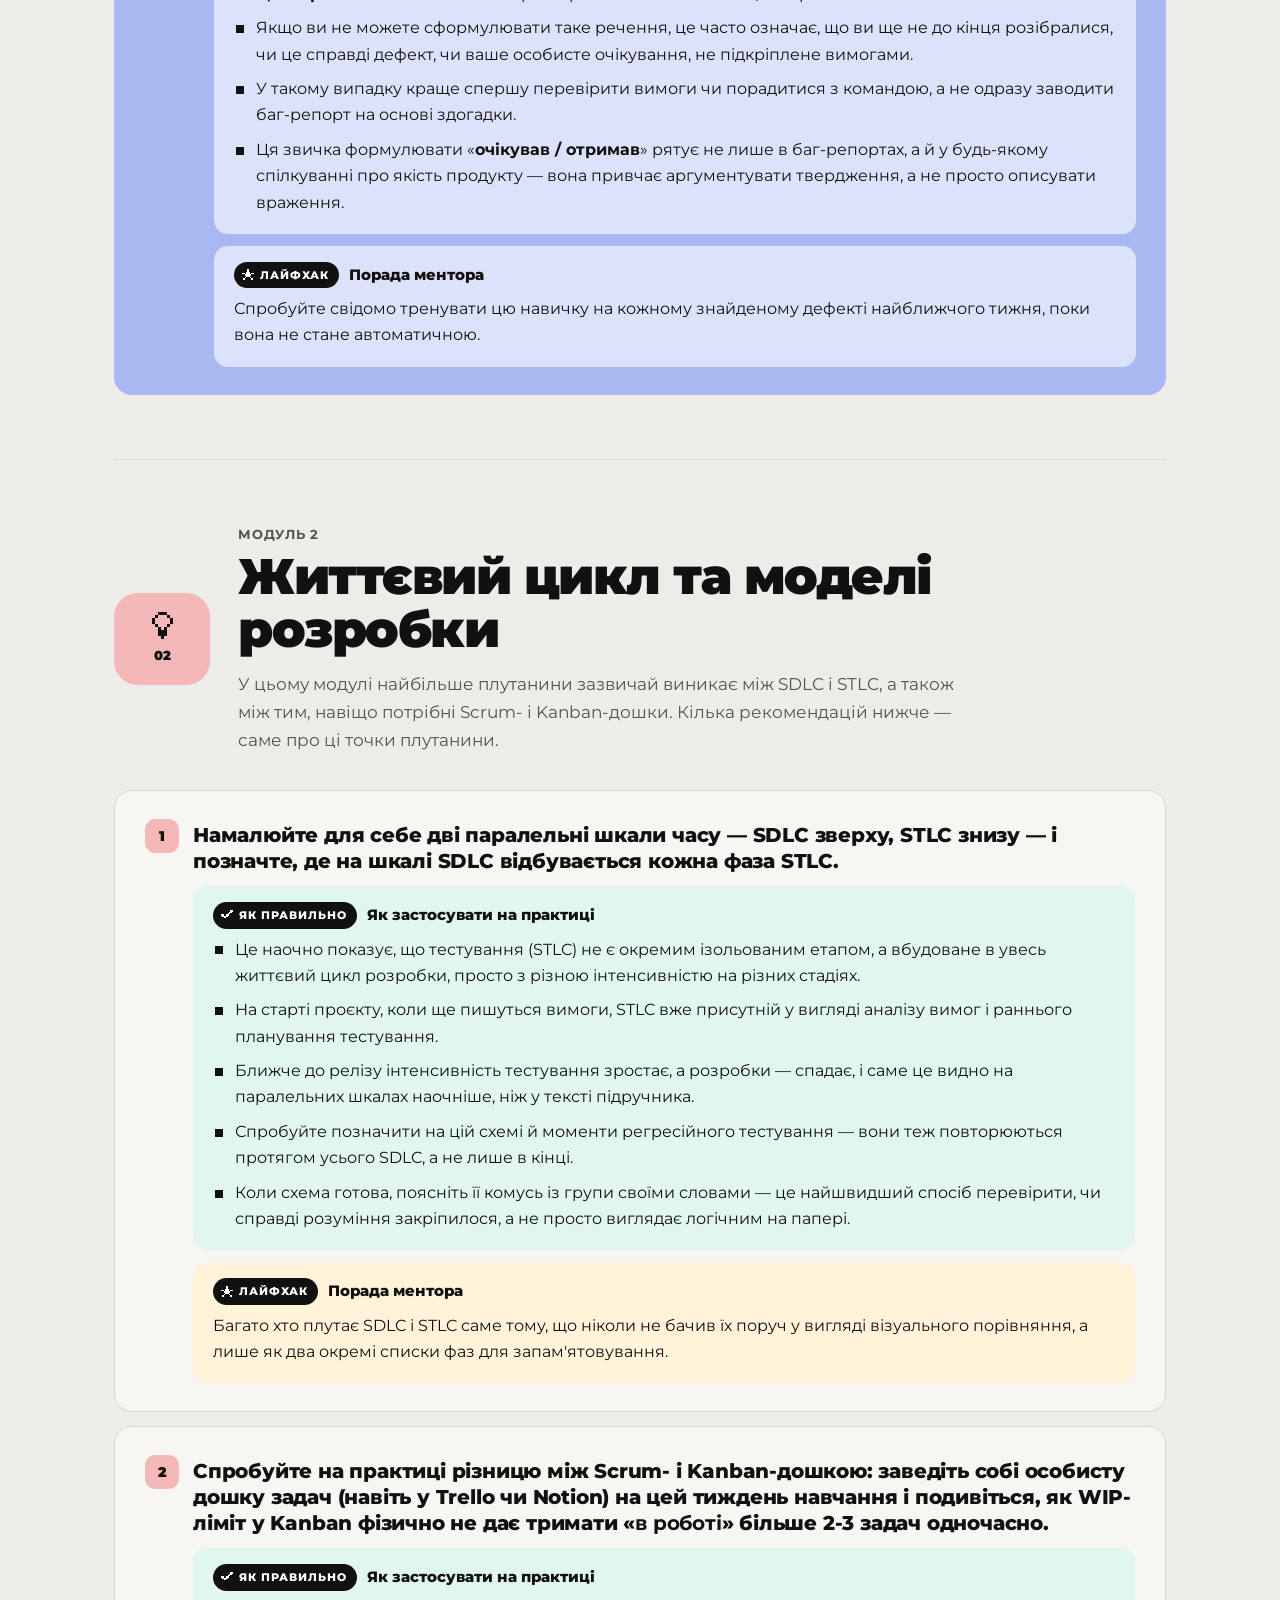
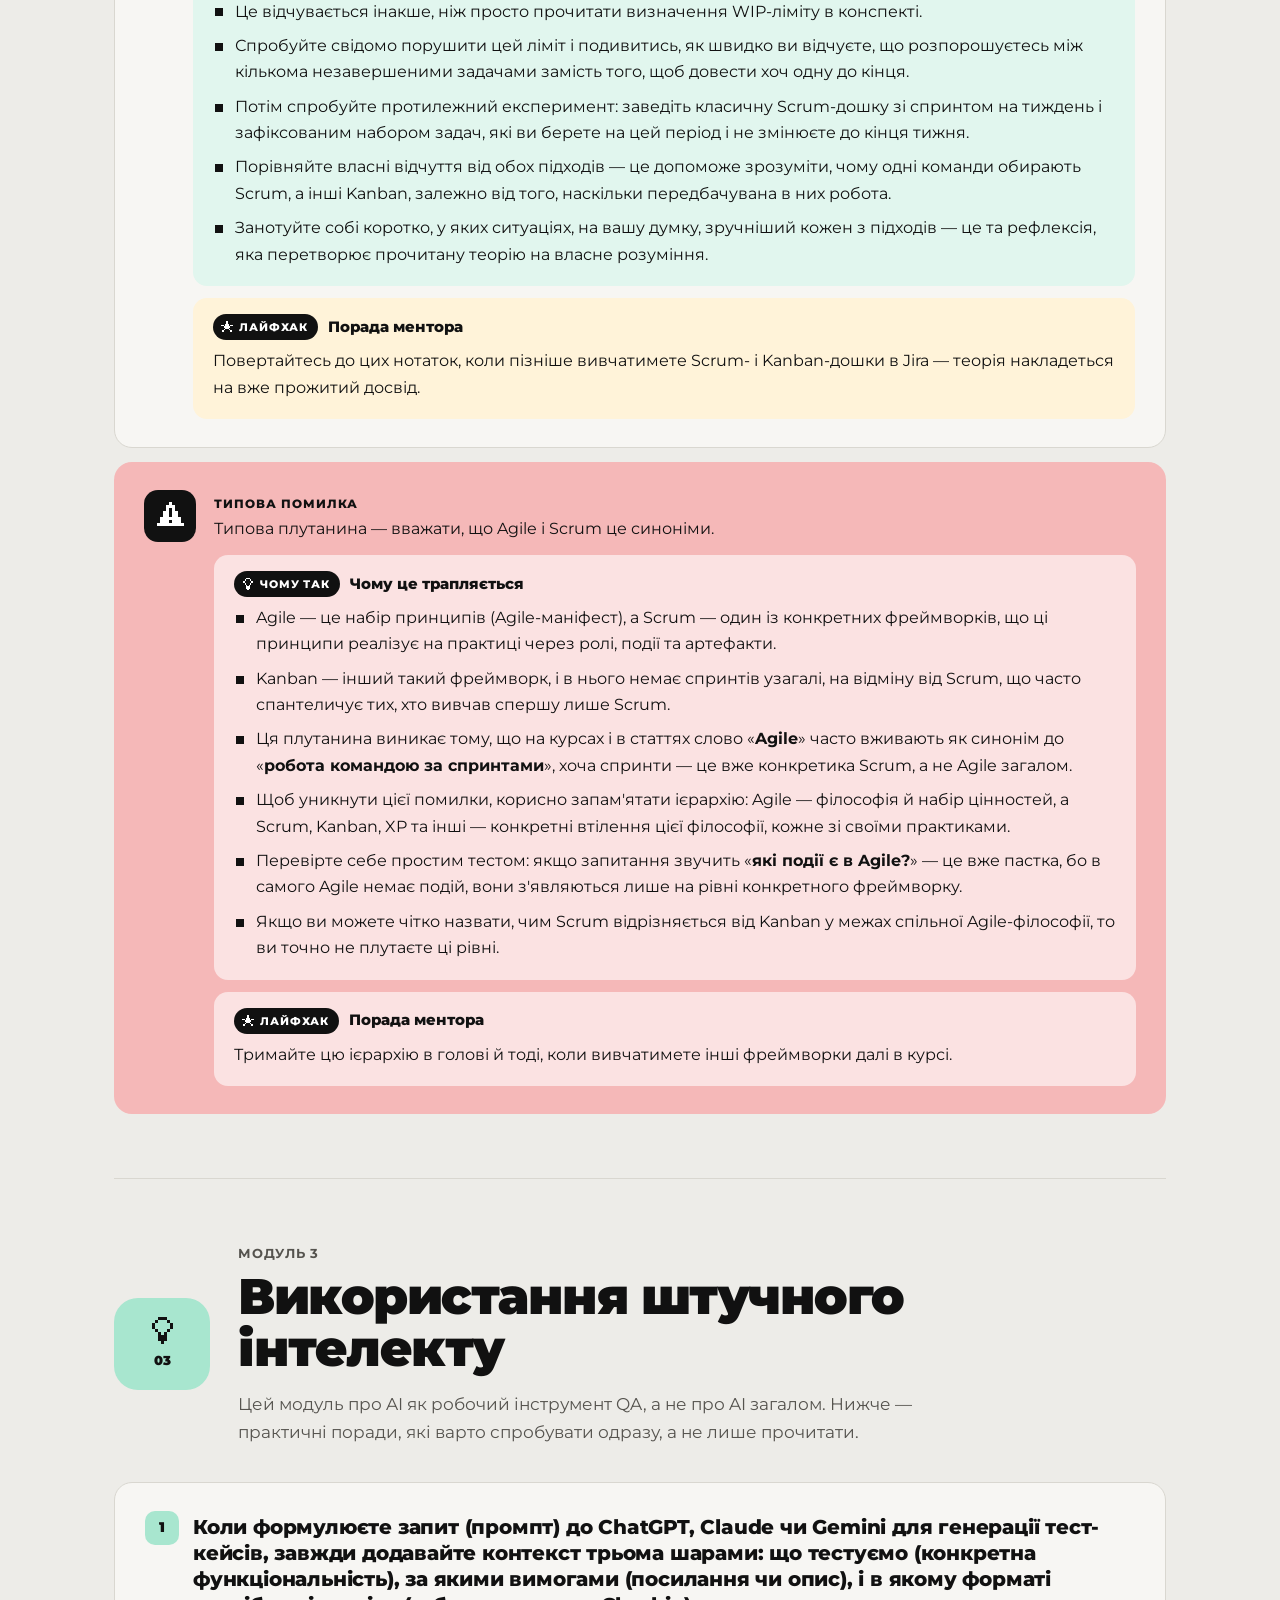
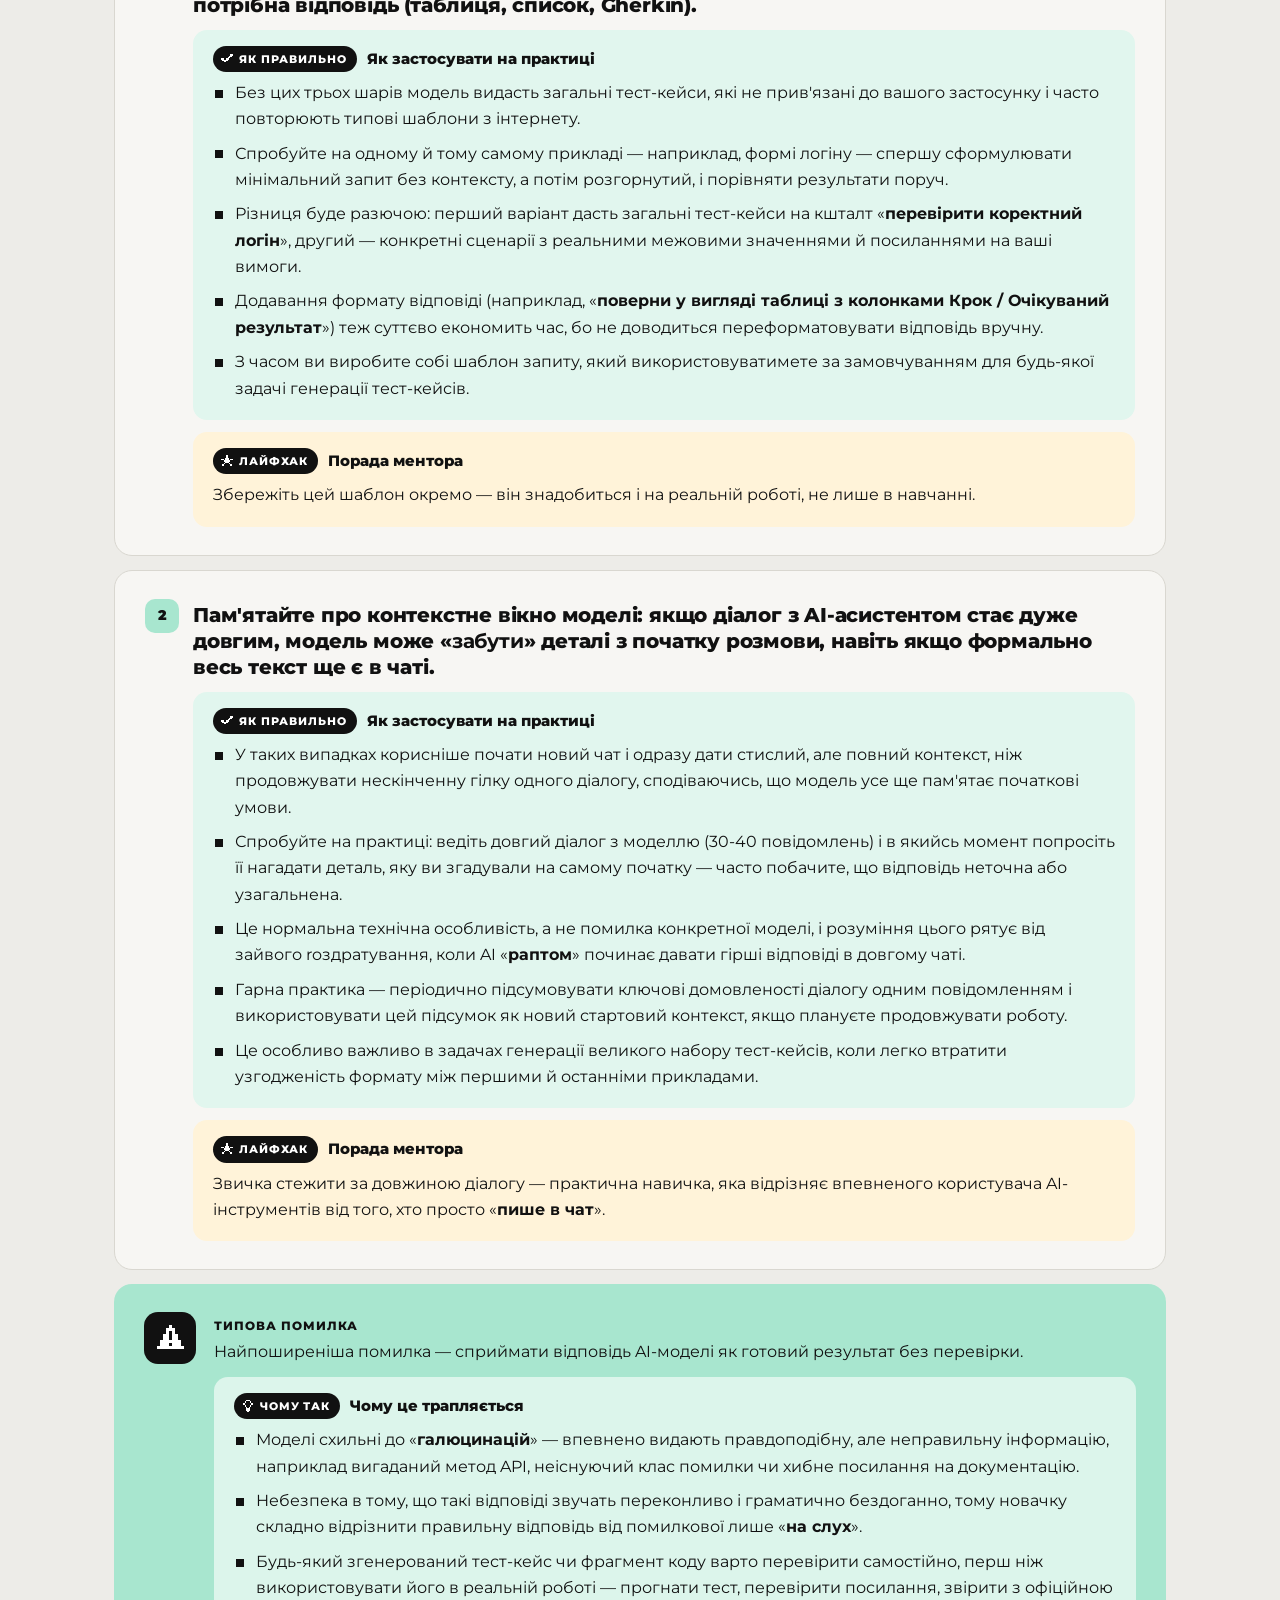
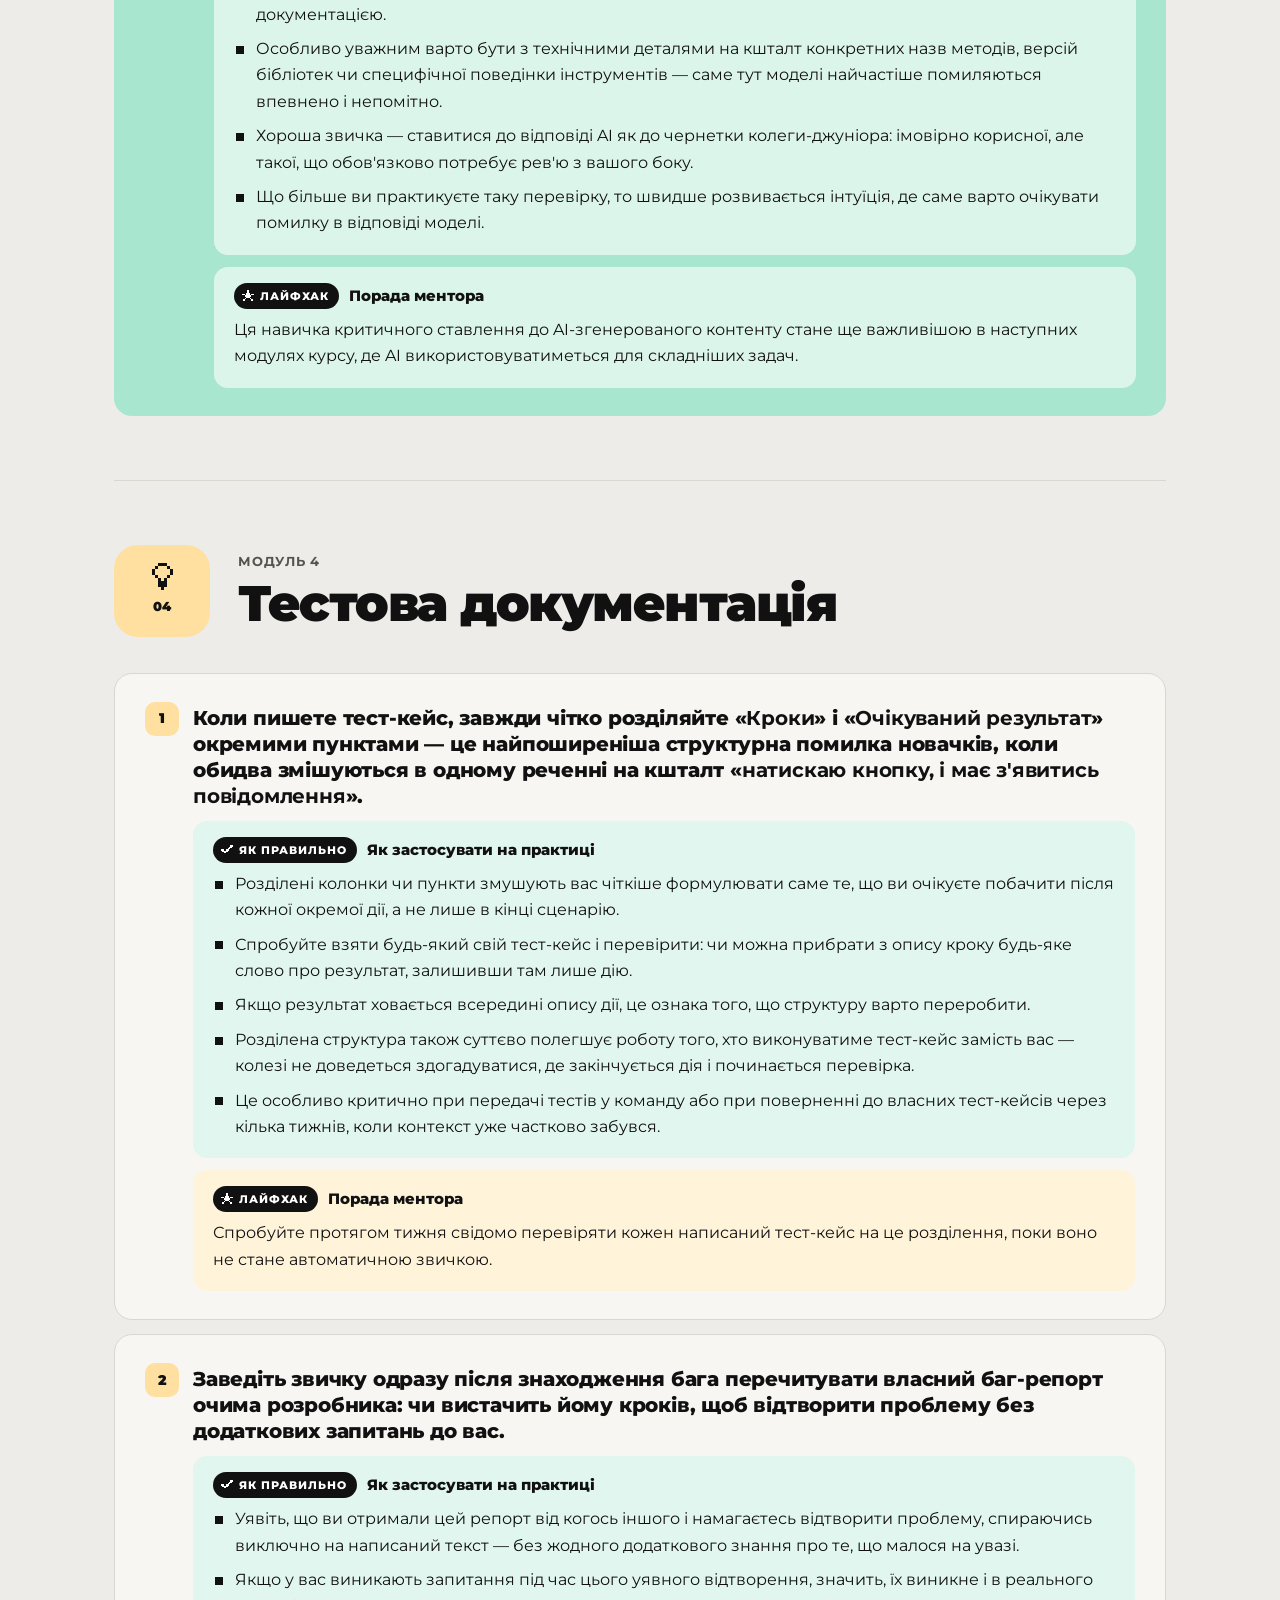
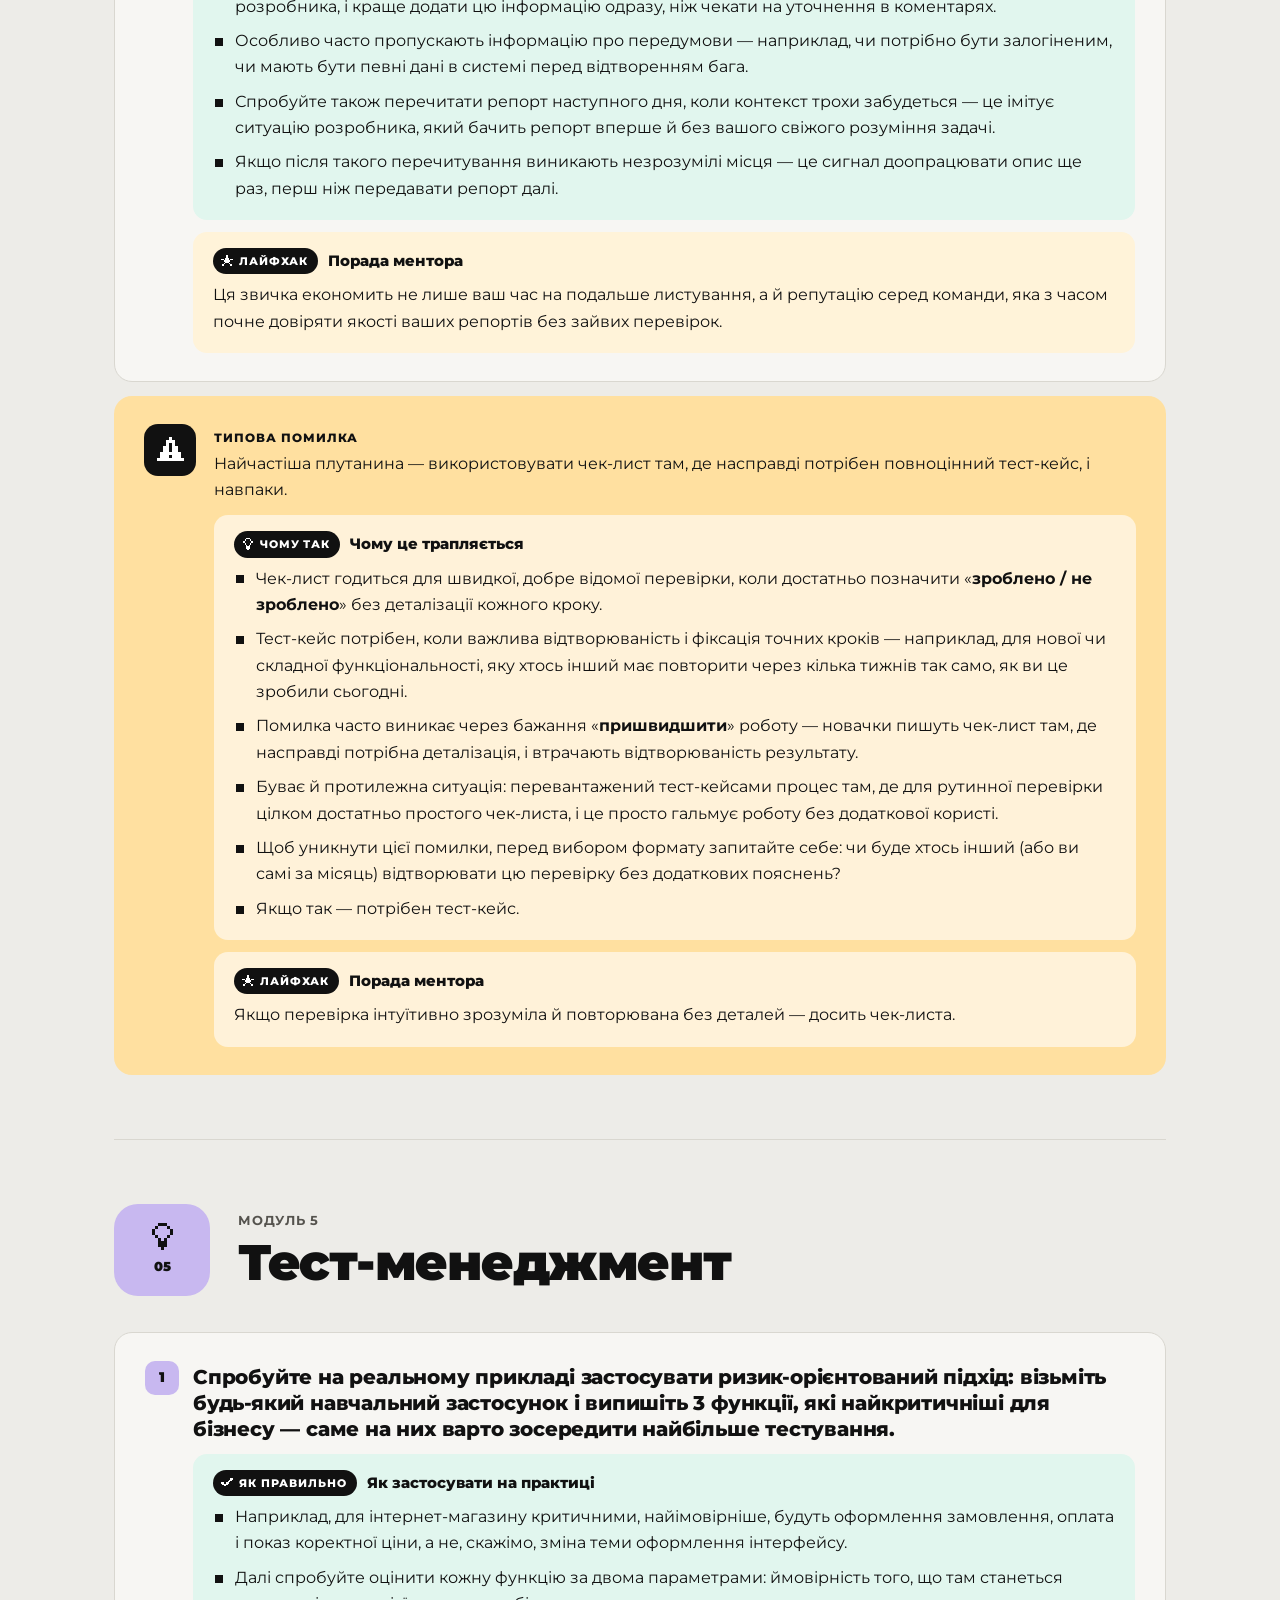
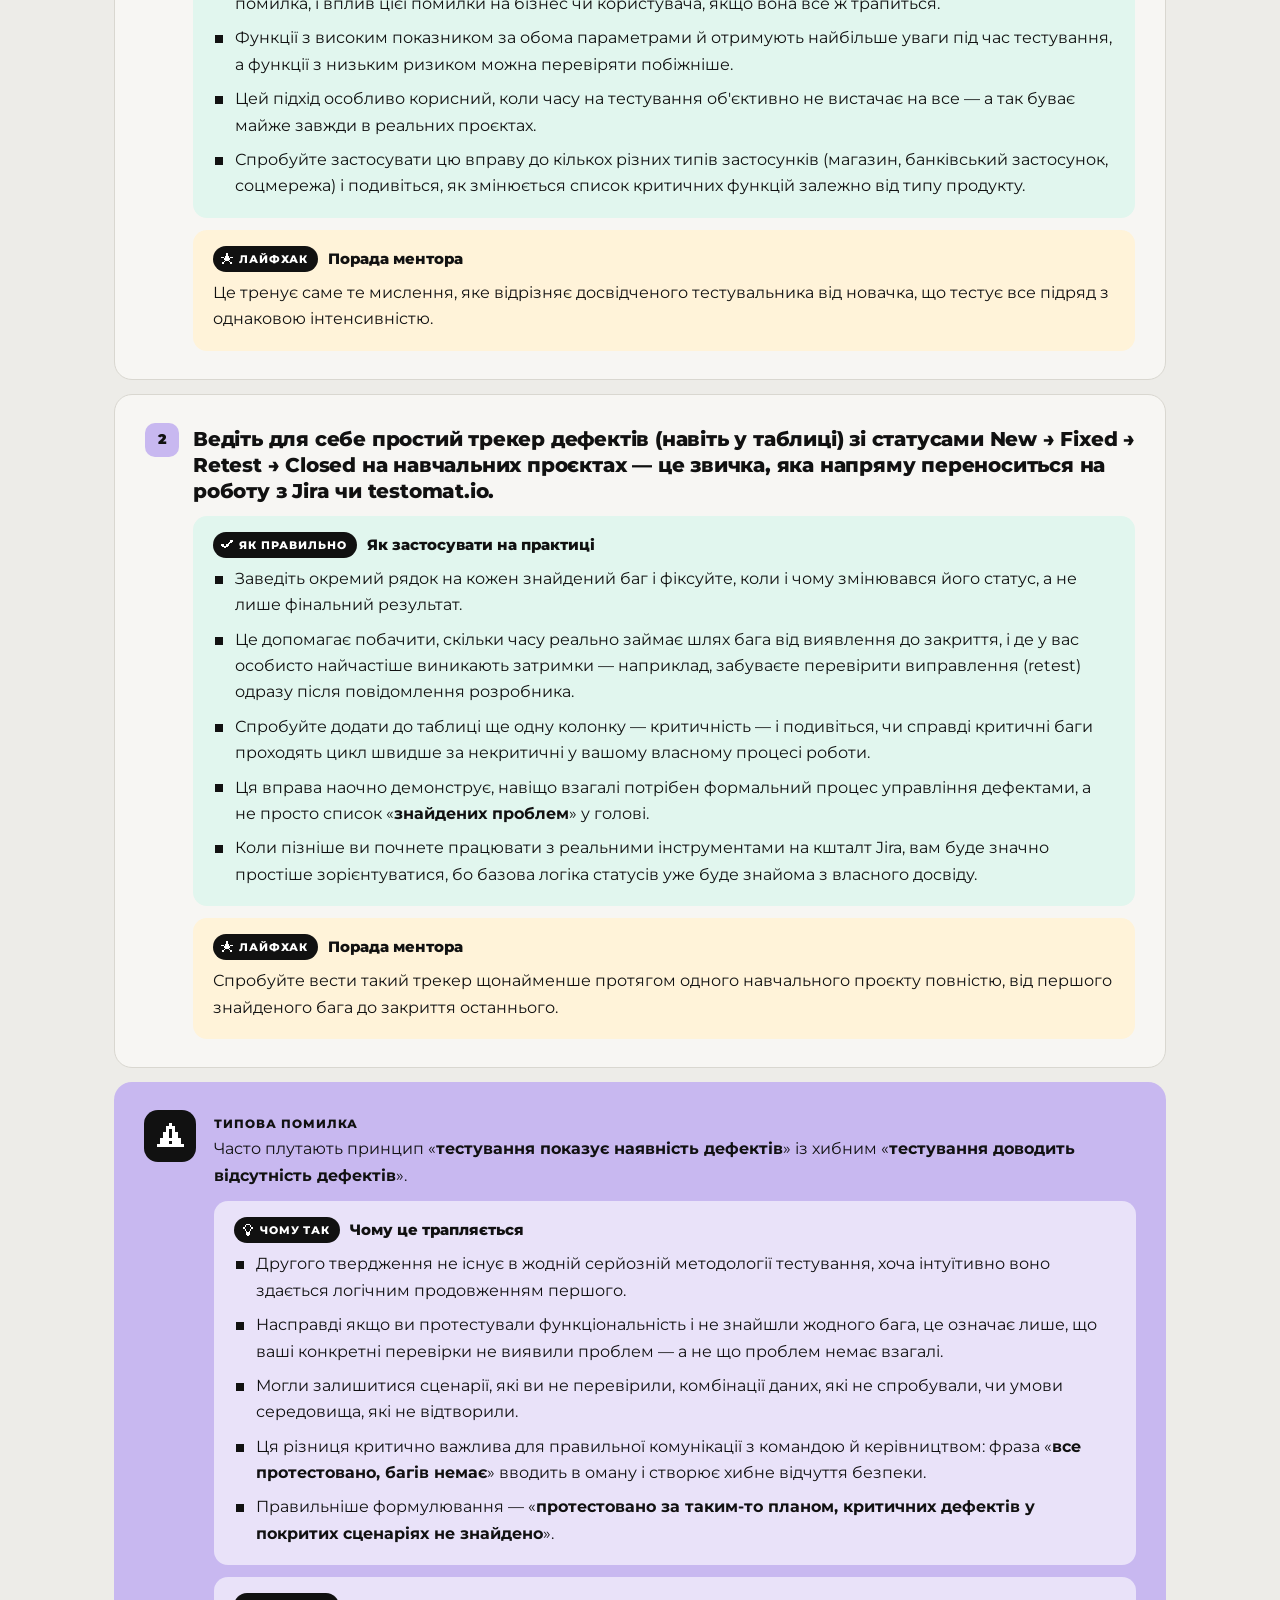
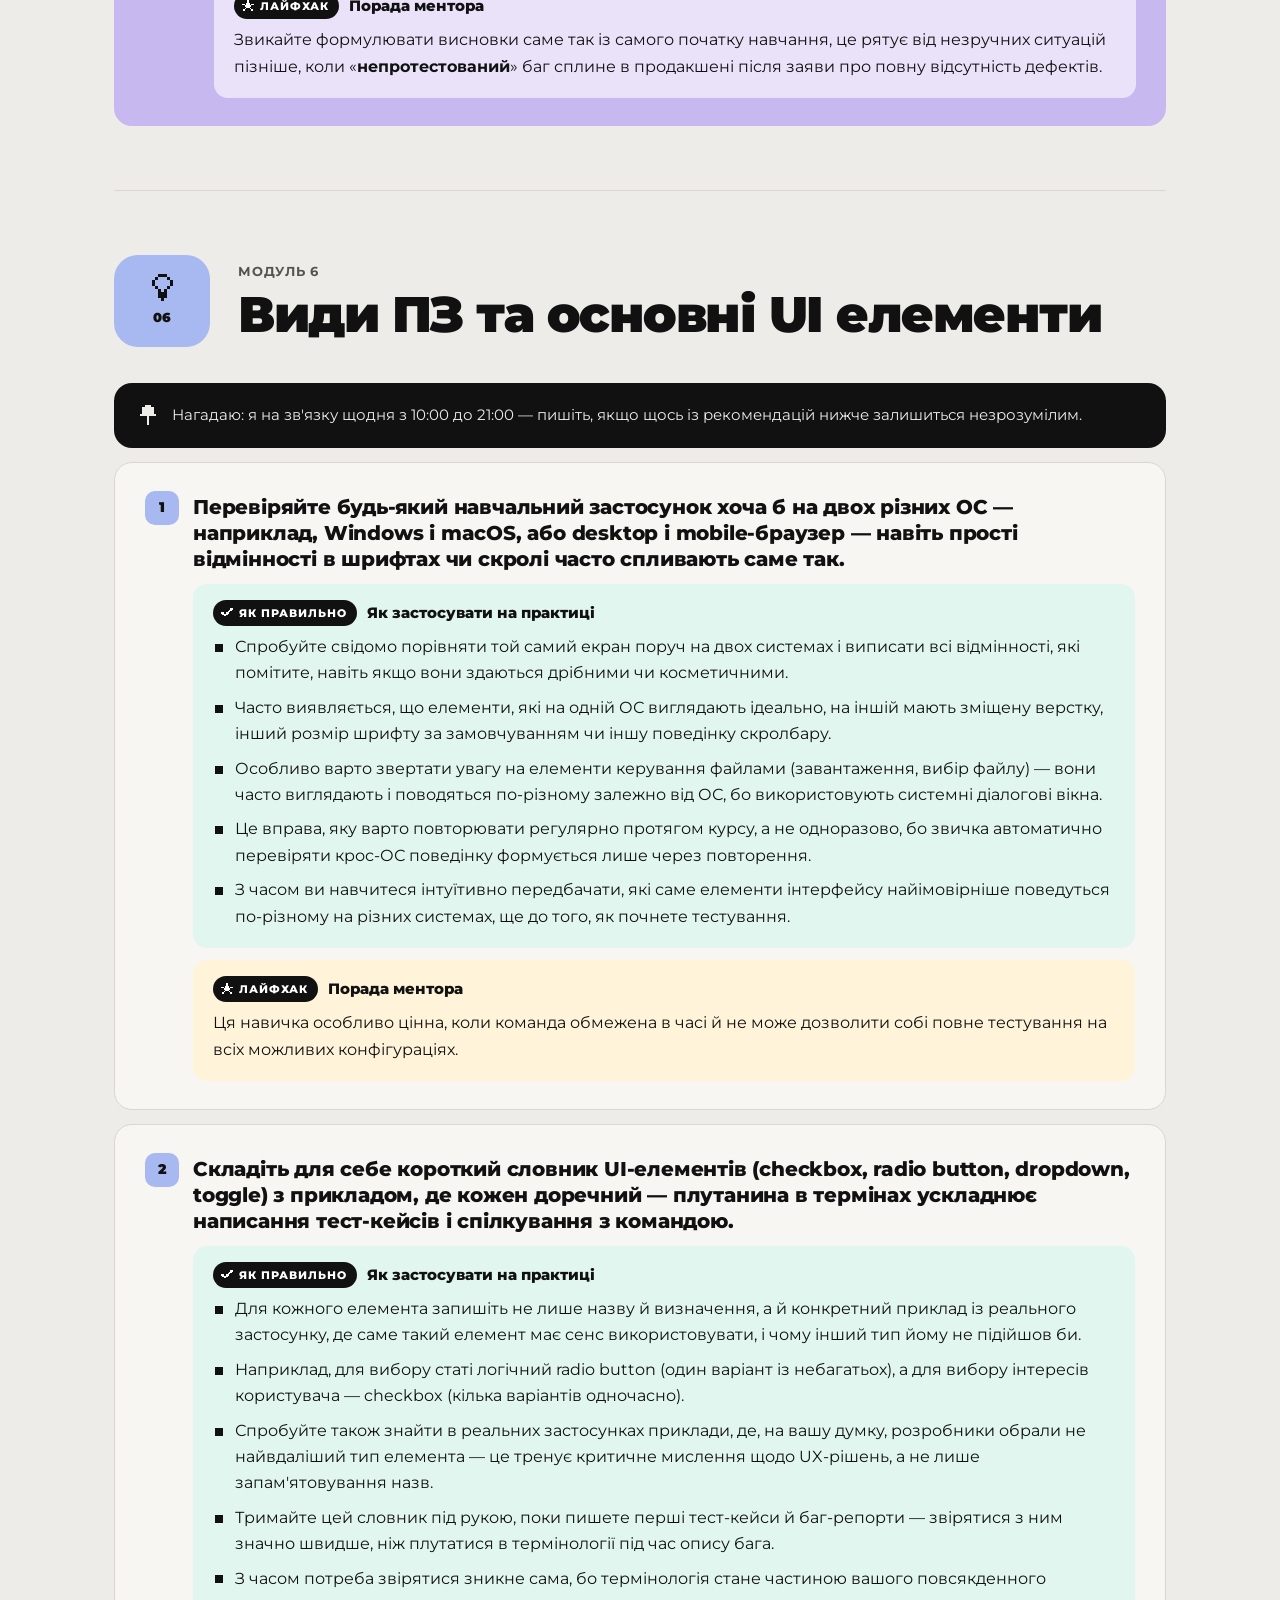
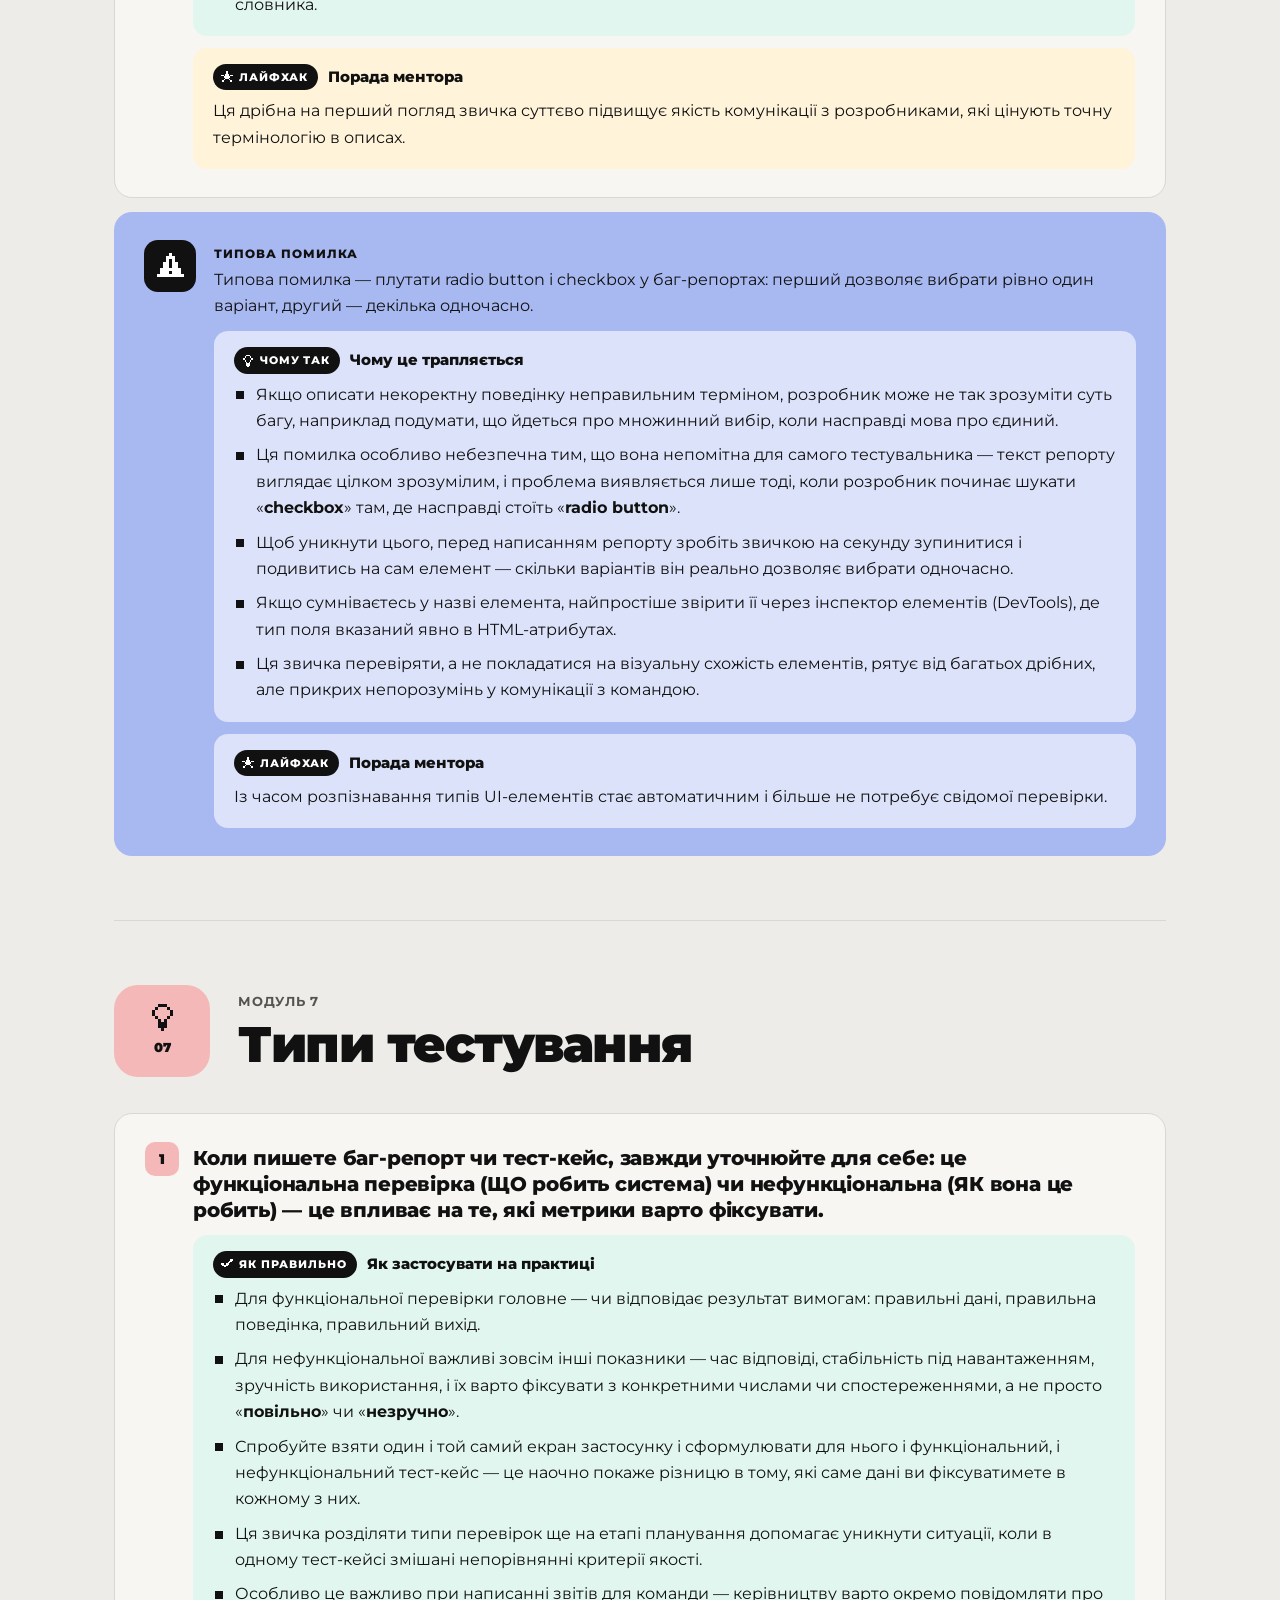
<file: site/qa-ai-ed1f28/index.html>
<!DOCTYPE html>
<html lang="uk">
<head>
  <meta charset="UTF-8" />
  <meta name="viewport" content="width=device-width, initial-scale=1.0" />
  <meta name="robots" content="noindex, nofollow" />
  <title>QA Manual + AI · Технічні рекомендації ментора</title>
  <link rel="preconnect" href="https://fonts.googleapis.com" />
  <link rel="preconnect" href="https://fonts.gstatic.com" crossorigin />
  <link href="https://fonts.googleapis.com/css2?family=Montserrat:wght@400;500;600;700;800;900&family=JetBrains+Mono:wght@400;500&display=swap" rel="stylesheet" />
  <link rel="stylesheet" href="../_shared/recs.css" />
</head>
<body>
<script>
const RECS = {
  course: 'QA Manual + AI',
  subtitle: 'Шпаргалка по 19 модулях курсу QA Manual + AI. Відкривайте потрібний модуль перед виконанням домашнього завдання — і працюйте усвідомлено, розуміючи не лише «що зробити», а й «чому саме так».',
  modules: [
    {
      title: 'Основи тестування: процеси і принципи',
      intro: 'Матеріал цього модуля торкається базових понять QA-професії — процесу, ролі QA в команді, і того, що взагалі вважати «<b>багом</b>». Ці кілька рекомендацій допоможуть закріпити терміни на практиці, а не лише запам\'ятати визначення.',
      tips: [
        {
          title: 'Розведіть терміни QA, QC і Testing на власному прикладі, а не лише завчіть формальні визначення з підручника.',
          body: [
            {
              callout: 'how',
              title: 'Як застосувати на практиці',
              body: [
                {
                  list: [
                    'Візьміть будь-яку задачу з навчального проєкту і сформулюйте для неї три окремі приклади: що в ній стосується процесу (QA), що стосується перевірки готового продукту (QC), і що є конкретним виконанням тестів (Testing).',
                    'Наприклад, якщо ви тестуєте форму реєстрації: QA — це чек-лист, який ви пройшли ще до того, як розробник почав писати код, щоб зменшити ризик типових помилок; QC — сам факт того, що готову форму хтось перевіряє перед релізом; Testing — конкретне виконання тест-кейсів на цій формі.',
                    'Коли ви можете назвати три такі приклади для одного й того самого завдання, термінологія перестає бути абстрактною і починає працювати як інструмент мислення, а не просто слова для іспиту.',
                    'Спробуйте також пояснити цю різницю комусь із групи своїми словами, без підглядання у визначення — якщо пояснення виходить плутаним, це сигнал, що варто повернутися до теорії ще раз.',
                    'Багато студентів помиляються саме тому, що намагаються запам\'ятати визначення дослівно, замість того щоб пов\'язати їх із власним досвідом роботи над завданнями.',
                    'Що раніше ви навчитеся автоматично розрізняти ці три рівні, то простіше вам буде орієнтуватися в задачах на реальній роботі, де ці терміни постійно змішують у розмовах.'
                  ]
                }
              ]
            },
            {
              callout: 'tip',
              title: 'Порада ментора',
              body: 'Раджу повертатися до цієї вправи кілька разів протягом тижня, поки розрізнення не стане інтуїтивним.'
            }
          ]
        },
        {
          title: 'Пишіть баг-репорт за структурою «<b>Очікувана поведінка → Фактична поведінка → Кроки відтворення</b>» з першого дня, навіть у найпростіших навчальних вправах.',
          body: [
            {
              callout: 'how',
              title: 'Як застосувати на практиці',
              body: [
                {
                  list: [
                    'Це звичка, яку значно важче виправити пізніше, коли вона вже закріпилася в неправильному вигляді, ніж напрацювати правильно одразу на старті навчання.',
                    'Формулювання на кшталт «<b>щось не працює</b>» чи «<b>виглядає дивно</b>» практично марне для розробника, бо не дає йому конкретної інформації для відтворення проблеми.',
                    'Спробуйте для кожного знайденого бага спершу написати одне речення: «<b>Я очікував X, а отримав Y</b>» — і лише після цього розгортати повний опис із кроками.',
                    'Кроки відтворення варто писати настільки детально, щоб людина, яка взагалі не знайома із задачею, змогла повторити їх без додаткових запитань до вас.',
                    'Додавайте також інформацію про середовище (браузер, версію, пристрій), бо та сама поведінка може відрізнятися залежно від оточення, і це часто ігнорують новачки.',
                    'Якщо є можливість — додавайте скріншот чи короткий запис екрана, це заощаджує час і вам, і розробнику, який інакше витрачатиме час на уточнення деталей.'
                  ]
                }
              ]
            },
            {
              callout: 'tip',
              title: 'Порада ментора',
              body: 'З часом ця структура стане настільки природною, що ви будете формулювати баги саме так навіть подумки, ще до того, як почнете писати текст репорту.'
            }
          ]
        }
      ],
      mistake: {
        body: [
          'Найчастіша помилка новачків — описувати баг через власне враження («<b>виглядає дивно</b>», «<b>не так, як я думав</b>»), а не через конкретне очікування, яке спирається на вимоги чи логіку застосунку.',
          {
            callout: 'why',
            title: 'Чому це трапляється',
            body: [
              {
                list: [
                  'Це трапляється тому, що на старті складно відразу перевести інтуїтивне відчуття «<b>щось не так</b>» у формальний, перевірюваний опис.',
                  'Проблема такого підходу в тому, що розробник не може оцінити, чи це справді баг, чи особиста думка тестувальника про те, як мало б виглядати.',
                  'Перш ніж писати баг-репорт, варто зупинитися і сформулювати для себе одне речення: «<b>Я очікував X, а отримав Y</b>» — і лише потім розгортати опис на основі цього речення.',
                  'Якщо ви не можете сформулювати таке речення, це часто означає, що ви ще не до кінця розібралися, чи це справді дефект, чи ваше особисте очікування, не підкріплене вимогами.',
                  'У такому випадку краще спершу перевірити вимоги чи порадитися з командою, а не одразу заводити баг-репорт на основі здогадки.',
                  'Ця звичка формулювати «<b>очікував / отримав</b>» рятує не лише в баг-репортах, а й у будь-якому спілкуванні про якість продукту — вона привчає аргументувати твердження, а не просто описувати враження.'
                ]
              }
            ]
          },
          {
            callout: 'tip',
            title: 'Порада ментора',
            body: 'Спробуйте свідомо тренувати цю навичку на кожному знайденому дефекті найближчого тижня, поки вона не стане автоматичною.'
          }
        ]
      }
    },
    {
      title: 'Життєвий цикл та моделі розробки',
      intro: 'У цьому модулі найбільше плутанини зазвичай виникає між SDLC і STLC, а також між тим, навіщо потрібні Scrum- і Kanban-дошки. Кілька рекомендацій нижче — саме про ці точки плутанини.',
      tips: [
        {
          title: 'Намалюйте для себе дві паралельні шкали часу — SDLC зверху, STLC знизу — і позначте, де на шкалі SDLC відбувається кожна фаза STLC.',
          body: [
            {
              callout: 'how',
              title: 'Як застосувати на практиці',
              body: [
                {
                  list: [
                    'Це наочно показує, що тестування (STLC) не є окремим ізольованим етапом, а вбудоване в увесь життєвий цикл розробки, просто з різною інтенсивністю на різних стадіях.',
                    'На старті проєкту, коли ще пишуться вимоги, STLC вже присутній у вигляді аналізу вимог і раннього планування тестування.',
                    'Ближче до релізу інтенсивність тестування зростає, а розробки — спадає, і саме це видно на паралельних шкалах наочніше, ніж у тексті підручника.',
                    'Спробуйте позначити на цій схемі й моменти регресійного тестування — вони теж повторюються протягом усього SDLC, а не лише в кінці.',
                    'Коли схема готова, поясніть її комусь із групи своїми словами — це найшвидший спосіб перевірити, чи справді розуміння закріпилося, а не просто виглядає логічним на папері.'
                  ]
                }
              ]
            },
            {
              callout: 'tip',
              title: 'Порада ментора',
              body: 'Багато хто плутає SDLC і STLC саме тому, що ніколи не бачив їх поруч у вигляді візуального порівняння, а лише як два окремі списки фаз для запам\'ятовування.'
            }
          ]
        },
        {
          title: 'Спробуйте на практиці різницю між Scrum- і Kanban-дошкою: заведіть собі особисту дошку задач (навіть у Trello чи Notion) на цей тиждень навчання і подивіться, як WIP-ліміт у Kanban фізично не дає тримати «<b>в роботі</b>» більше 2-3 задач одночасно.',
          body: [
            {
              callout: 'how',
              title: 'Як застосувати на практиці',
              body: [
                {
                  list: [
                    'Це відчувається інакше, ніж просто прочитати визначення WIP-ліміту в конспекті.',
                    'Спробуйте свідомо порушити цей ліміт і подивитись, як швидко ви відчуєте, що розпорошуєтесь між кількома незавершеними задачами замість того, щоб довести хоч одну до кінця.',
                    'Потім спробуйте протилежний експеримент: заведіть класичну Scrum-дошку зі спринтом на тиждень і зафіксованим набором задач, які ви берете на цей період і не змінюєте до кінця тижня.',
                    'Порівняйте власні відчуття від обох підходів — це допоможе зрозуміти, чому одні команди обирають Scrum, а інші Kanban, залежно від того, наскільки передбачувана в них робота.',
                    'Занотуйте собі коротко, у яких ситуаціях, на вашу думку, зручніший кожен з підходів — це та рефлексія, яка перетворює прочитану теорію на власне розуміння.'
                  ]
                }
              ]
            },
            {
              callout: 'tip',
              title: 'Порада ментора',
              body: 'Повертайтесь до цих нотаток, коли пізніше вивчатимете Scrum- і Kanban-дошки в Jira — теорія накладеться на вже прожитий досвід.'
            }
          ]
        }
      ],
      mistake: {
        body: [
          'Типова плутанина — вважати, що Agile і Scrum це синоніми.',
          {
            callout: 'why',
            title: 'Чому це трапляється',
            body: [
              {
                list: [
                  'Agile — це набір принципів (Agile-маніфест), а Scrum — один із конкретних фреймворків, що ці принципи реалізує на практиці через ролі, події та артефакти.',
                  'Kanban — інший такий фреймворк, і в нього немає спринтів узагалі, на відміну від Scrum, що часто спантеличує тих, хто вивчав спершу лише Scrum.',
                  'Ця плутанина виникає тому, що на курсах і в статтях слово «<b>Agile</b>» часто вживають як синонім до «<b>робота командою за спринтами</b>», хоча спринти — це вже конкретика Scrum, а не Agile загалом.',
                  'Щоб уникнути цієї помилки, корисно запам\'ятати ієрархію: Agile — філософія й набір цінностей, а Scrum, Kanban, XP та інші — конкретні втілення цієї філософії, кожне зі своїми практиками.',
                  'Перевірте себе простим тестом: якщо запитання звучить «<b>які події є в Agile?</b>» — це вже пастка, бо в самого Agile немає подій, вони з\'являються лише на рівні конкретного фреймворку.',
                  'Якщо ви можете чітко назвати, чим Scrum відрізняється від Kanban у межах спільної Agile-філософії, то ви точно не плутаєте ці рівні.'
                ]
              }
            ]
          },
          {
            callout: 'tip',
            title: 'Порада ментора',
            body: 'Тримайте цю ієрархію в голові й тоді, коли вивчатимете інші фреймворки далі в курсі.'
          }
        ]
      }
    },
    {
      title: 'Використання штучного інтелекту',
      intro: 'Цей модуль про AI як робочий інструмент QA, а не про AI загалом. Нижче — практичні поради, які варто спробувати одразу, а не лише прочитати.',
      tips: [
        {
          title: 'Коли формулюєте запит (промпт) до ChatGPT, Claude чи Gemini для генерації тест-кейсів, завжди додавайте контекст трьома шарами: що тестуємо (конкретна функціональність), за якими вимогами (посилання чи опис), і в якому форматі потрібна відповідь (таблиця, список, Gherkin).',
          body: [
            {
              callout: 'how',
              title: 'Як застосувати на практиці',
              body: [
                {
                  list: [
                    'Без цих трьох шарів модель видасть загальні тест-кейси, які не прив\'язані до вашого застосунку і часто повторюють типові шаблони з інтернету.',
                    'Спробуйте на одному й тому самому прикладі — наприклад, формі логіну — спершу сформулювати мінімальний запит без контексту, а потім розгорнутий, і порівняти результати поруч.',
                    'Різниця буде разючою: перший варіант дасть загальні тест-кейси на кшталт «<b>перевірити коректний логін</b>», другий — конкретні сценарії з реальними межовими значеннями й посиланнями на ваші вимоги.',
                    'Додавання формату відповіді (наприклад, «<b>поверни у вигляді таблиці з колонками Крок / Очікуваний результат</b>») теж суттєво економить час, бо не доводиться переформатовувати відповідь вручну.',
                    'З часом ви виробите собі шаблон запиту, який використовуватимете за замовчуванням для будь-якої задачі генерації тест-кейсів.'
                  ]
                }
              ]
            },
            {
              callout: 'tip',
              title: 'Порада ментора',
              body: 'Збережіть цей шаблон окремо — він знадобиться і на реальній роботі, не лише в навчанні.'
            }
          ]
        },
        {
          title: 'Пам\'ятайте про контекстне вікно моделі: якщо діалог з AI-асистентом стає дуже довгим, модель може «<b>забути</b>» деталі з початку розмови, навіть якщо формально весь текст ще є в чаті.',
          body: [
            {
              callout: 'how',
              title: 'Як застосувати на практиці',
              body: [
                {
                  list: [
                    'У таких випадках корисніше почати новий чат і одразу дати стислий, але повний контекст, ніж продовжувати нескінченну гілку одного діалогу, сподіваючись, що модель усе ще пам\'ятає початкові умови.',
                    'Спробуйте на практиці: ведіть довгий діалог з моделлю (30-40 повідомлень) і в якийсь момент попросіть її нагадати деталь, яку ви згадували на самому початку — часто побачите, що відповідь неточна або узагальнена.',
                    'Це нормальна технічна особливість, а не помилка конкретної моделі, і розуміння цього рятує від зайвого roздратування, коли AI «<b>раптом</b>» починає давати гірші відповіді в довгому чаті.',
                    'Гарна практика — періодично підсумовувати ключові домовленості діалогу одним повідомленням і використовувати цей підсумок як новий стартовий контекст, якщо плануєте продовжувати роботу.',
                    'Це особливо важливо в задачах генерації великого набору тест-кейсів, коли легко втратити узгодженість формату між першими й останніми прикладами.'
                  ]
                }
              ]
            },
            {
              callout: 'tip',
              title: 'Порада ментора',
              body: 'Звичка стежити за довжиною діалогу — практична навичка, яка відрізняє впевненого користувача AI-інструментів від того, хто просто «<b>пише в чат</b>».'
            }
          ]
        }
      ],
      mistake: {
        body: [
          'Найпоширеніша помилка — сприймати відповідь AI-моделі як готовий результат без перевірки.',
          {
            callout: 'why',
            title: 'Чому це трапляється',
            body: [
              {
                list: [
                  'Моделі схильні до «<b>галюцинацій</b>» — впевнено видають правдоподібну, але неправильну інформацію, наприклад вигаданий метод API, неіснуючий клас помилки чи хибне посилання на документацію.',
                  'Небезпека в тому, що такі відповіді звучать переконливо і граматично бездоганно, тому новачку складно відрізнити правильну відповідь від помилкової лише «<b>на слух</b>».',
                  'Будь-який згенерований тест-кейс чи фрагмент коду варто перевірити самостійно, перш ніж використовувати його в реальній роботі — прогнати тест, перевірити посилання, звірити з офіційною документацією.',
                  'Особливо уважним варто бути з технічними деталями на кшталт конкретних назв методів, версій бібліотек чи специфічної поведінки інструментів — саме тут моделі найчастіше помиляються впевнено і непомітно.',
                  'Хороша звичка — ставитися до відповіді AI як до чернетки колеги-джуніора: імовірно корисної, але такої, що обов\'язково потребує рев\'ю з вашого боку.',
                  'Що більше ви практикуєте таку перевірку, то швидше розвивається інтуїція, де саме варто очікувати помилку в відповіді моделі.'
                ]
              }
            ]
          },
          {
            callout: 'tip',
            title: 'Порада ментора',
            body: 'Ця навичка критичного ставлення до AI-згенерованого контенту стане ще важливішою в наступних модулях курсу, де AI використовуватиметься для складніших задач.'
          }
        ]
      }
    },
    {
      title: 'Тестова документація',
      tips: [
        {
          title: 'Коли пишете тест-кейс, завжди чітко розділяйте «<b>Кроки</b>» і «<b>Очікуваний результат</b>» окремими пунктами — це найпоширеніша структурна помилка новачків, коли обидва змішуються в одному реченні на кшталт «<b>натискаю кнопку, і має з\'явитись повідомлення</b>».',
          body: [
            {
              callout: 'how',
              title: 'Як застосувати на практиці',
              body: [
                {
                  list: [
                    'Розділені колонки чи пункти змушують вас чіткіше формулювати саме те, що ви очікуєте побачити після кожної окремої дії, а не лише в кінці сценарію.',
                    'Спробуйте взяти будь-який свій тест-кейс і перевірити: чи можна прибрати з опису кроку будь-яке слово про результат, залишивши там лише дію.',
                    'Якщо результат ховається всередині опису дії, це ознака того, що структуру варто переробити.',
                    'Розділена структура також суттєво полегшує роботу того, хто виконуватиме тест-кейс замість вас — колезі не доведеться здогадуватися, де закінчується дія і починається перевірка.',
                    'Це особливо критично при передачі тестів у команду або при поверненні до власних тест-кейсів через кілька тижнів, коли контекст уже частково забувся.'
                  ]
                }
              ]
            },
            {
              callout: 'tip',
              title: 'Порада ментора',
              body: 'Спробуйте протягом тижня свідомо перевіряти кожен написаний тест-кейс на це розділення, поки воно не стане автоматичною звичкою.'
            }
          ]
        },
        {
          title: 'Заведіть звичку одразу після знаходження бага перечитувати власний баг-репорт очима розробника: чи вистачить йому кроків, щоб відтворити проблему без додаткових запитань до вас.',
          body: [
            {
              callout: 'how',
              title: 'Як застосувати на практиці',
              body: [
                {
                  list: [
                    'Уявіть, що ви отримали цей репорт від когось іншого і намагаєтесь відтворити проблему, спираючись виключно на написаний текст — без жодного додаткового знання про те, що малося на увазі.',
                    'Якщо у вас виникають запитання під час цього уявного відтворення, значить, їх виникне і в реального розробника, і краще додати цю інформацію одразу, ніж чекати на уточнення в коментарях.',
                    'Особливо часто пропускають інформацію про передумови — наприклад, чи потрібно бути залогіненим, чи мають бути певні дані в системі перед відтворенням бага.',
                    'Спробуйте також перечитати репорт наступного дня, коли контекст трохи забудеться — це імітує ситуацію розробника, який бачить репорт вперше й без вашого свіжого розуміння задачі.',
                    'Якщо після такого перечитування виникають незрозумілі місця — це сигнал доопрацювати опис ще раз, перш ніж передавати репорт далі.'
                  ]
                }
              ]
            },
            {
              callout: 'tip',
              title: 'Порада ментора',
              body: 'Ця звичка економить не лише ваш час на подальше листування, а й репутацію серед команди, яка з часом почне довіряти якості ваших репортів без зайвих перевірок.'
            }
          ]
        }
      ],
      mistake: {
        body: [
          'Найчастіша плутанина — використовувати чек-лист там, де насправді потрібен повноцінний тест-кейс, і навпаки.',
          {
            callout: 'why',
            title: 'Чому це трапляється',
            body: [
              {
                list: [
                  'Чек-лист годиться для швидкої, добре відомої перевірки, коли достатньо позначити «<b>зроблено / не зроблено</b>» без деталізації кожного кроку.',
                  'Тест-кейс потрібен, коли важлива відтворюваність і фіксація точних кроків — наприклад, для нової чи складної функціональності, яку хтось інший має повторити через кілька тижнів так само, як ви це зробили сьогодні.',
                  'Помилка часто виникає через бажання «<b>пришвидшити</b>» роботу — новачки пишуть чек-лист там, де насправді потрібна деталізація, і втрачають відтворюваність результату.',
                  'Буває й протилежна ситуація: перевантажений тест-кейсами процес там, де для рутинної перевірки цілком достатньо простого чек-листа, і це просто гальмує роботу без додаткової користі.',
                  'Щоб уникнути цієї помилки, перед вибором формату запитайте себе: чи буде хтось інший (або ви самі за місяць) відтворювати цю перевірку без додаткових пояснень?',
                  'Якщо так — потрібен тест-кейс.'
                ]
              }
            ]
          },
          {
            callout: 'tip',
            title: 'Порада ментора',
            body: 'Якщо перевірка інтуїтивно зрозуміла й повторювана без деталей — досить чек-листа.'
          }
        ]
      }
    },
    {
      title: 'Тест-менеджмент',
      tips: [
        {
          title: 'Спробуйте на реальному прикладі застосувати ризик-орієнтований підхід: візьміть будь-який навчальний застосунок і випишіть 3 функції, які найкритичніші для бізнесу — саме на них варто зосередити найбільше тестування.',
          body: [
            {
              callout: 'how',
              title: 'Як застосувати на практиці',
              body: [
                {
                  list: [
                    'Наприклад, для інтернет-магазину критичними, найімовірніше, будуть оформлення замовлення, оплата і показ коректної ціни, а не, скажімо, зміна теми оформлення інтерфейсу.',
                    'Далі спробуйте оцінити кожну функцію за двома параметрами: ймовірність того, що там станеться помилка, і вплив цієї помилки на бізнес чи користувача, якщо вона все ж трапиться.',
                    'Функції з високим показником за обома параметрами й отримують найбільше уваги під час тестування, а функції з низьким ризиком можна перевіряти побіжніше.',
                    'Цей підхід особливо корисний, коли часу на тестування об\'єктивно не вистачає на все — а так буває майже завжди в реальних проєктах.',
                    'Спробуйте застосувати цю вправу до кількох різних типів застосунків (магазин, банківський застосунок, соцмережа) і подивіться, як змінюється список критичних функцій залежно від типу продукту.'
                  ]
                }
              ]
            },
            {
              callout: 'tip',
              title: 'Порада ментора',
              body: 'Це тренує саме те мислення, яке відрізняє досвідченого тестувальника від новачка, що тестує все підряд з однаковою інтенсивністю.'
            }
          ]
        },
        {
          title: 'Ведіть для себе простий трекер дефектів (навіть у таблиці) зі статусами New → Fixed → Retest → Closed на навчальних проєктах — це звичка, яка напряму переноситься на роботу з Jira чи testomat.io.',
          body: [
            {
              callout: 'how',
              title: 'Як застосувати на практиці',
              body: [
                {
                  list: [
                    'Заведіть окремий рядок на кожен знайдений баг і фіксуйте, коли і чому змінювався його статус, а не лише фінальний результат.',
                    'Це допомагає побачити, скільки часу реально займає шлях бага від виявлення до закриття, і де у вас особисто найчастіше виникають затримки — наприклад, забуваєте перевірити виправлення (retest) одразу після повідомлення розробника.',
                    'Спробуйте додати до таблиці ще одну колонку — критичність — і подивіться, чи справді критичні баги проходять цикл швидше за некритичні у вашому власному процесі роботи.',
                    'Ця вправа наочно демонструє, навіщо взагалі потрібен формальний процес управління дефектами, а не просто список «<b>знайдених проблем</b>» у голові.',
                    'Коли пізніше ви почнете працювати з реальними інструментами на кшталт Jira, вам буде значно простіше зорієнтуватися, бо базова логіка статусів уже буде знайома з власного досвіду.'
                  ]
                }
              ]
            },
            {
              callout: 'tip',
              title: 'Порада ментора',
              body: 'Спробуйте вести такий трекер щонайменше протягом одного навчального проєкту повністю, від першого знайденого бага до закриття останнього.'
            }
          ]
        }
      ],
      mistake: {
        body: [
          'Часто плутають принцип «<b>тестування показує наявність дефектів</b>» із хибним «<b>тестування доводить відсутність дефектів</b>».',
          {
            callout: 'why',
            title: 'Чому це трапляється',
            body: [
              {
                list: [
                  'Другого твердження не існує в жодній серйозній методології тестування, хоча інтуїтивно воно здається логічним продовженням першого.',
                  'Насправді якщо ви протестували функціональність і не знайшли жодного бага, це означає лише, що ваші конкретні перевірки не виявили проблем — а не що проблем немає взагалі.',
                  'Могли залишитися сценарії, які ви не перевірили, комбінації даних, які не спробували, чи умови середовища, які не відтворили.',
                  'Ця різниця критично важлива для правильної комунікації з командою й керівництвом: фраза «<b>все протестовано, багів немає</b>» вводить в оману і створює хибне відчуття безпеки.',
                  'Правильніше формулювання — «<b>протестовано за таким-то планом, критичних дефектів у покритих сценаріях не знайдено</b>».'
                ]
              }
            ]
          },
          {
            callout: 'tip',
            title: 'Порада ментора',
            body: 'Звикайте формулювати висновки саме так із самого початку навчання, це рятує від незручних ситуацій пізніше, коли «<b>непротестований</b>» баг сплине в продакшені після заяви про повну відсутність дефектів.'
          }
        ]
      }
    },
    {
      title: 'Види ПЗ та основні UI елементи',
      tips: [
        {
          title: 'Перевіряйте будь-який навчальний застосунок хоча б на двох різних ОС — наприклад, Windows і macOS, або desktop і mobile-браузер — навіть прості відмінності в шрифтах чи скролі часто спливають саме так.',
          body: [
            {
              callout: 'how',
              title: 'Як застосувати на практиці',
              body: [
                {
                  list: [
                    'Спробуйте свідомо порівняти той самий екран поруч на двох системах і виписати всі відмінності, які помітите, навіть якщо вони здаються дрібними чи косметичними.',
                    'Часто виявляється, що елементи, які на одній ОС виглядають ідеально, на іншій мають зміщену верстку, інший розмір шрифту за замовчуванням чи іншу поведінку скролбару.',
                    'Особливо варто звертати увагу на елементи керування файлами (завантаження, вибір файлу) — вони часто виглядають і поводяться по-різному залежно від ОС, бо використовують системні діалогові вікна.',
                    'Це вправа, яку варто повторювати регулярно протягом курсу, а не одноразово, бо звичка автоматично перевіряти крос-ОС поведінку формується лише через повторення.',
                    'З часом ви навчитеся інтуїтивно передбачати, які саме елементи інтерфейсу найімовірніше поведуться по-різному на різних системах, ще до того, як почнете тестування.'
                  ]
                }
              ]
            },
            {
              callout: 'tip',
              title: 'Порада ментора',
              body: 'Ця навичка особливо цінна, коли команда обмежена в часі й не може дозволити собі повне тестування на всіх можливих конфігураціях.'
            }
          ]
        },
        {
          title: 'Складіть для себе короткий словник UI-елементів (checkbox, radio button, dropdown, toggle) з прикладом, де кожен доречний — плутанина в термінах ускладнює написання тест-кейсів і спілкування з командою.',
          body: [
            {
              callout: 'how',
              title: 'Як застосувати на практиці',
              body: [
                {
                  list: [
                    'Для кожного елемента запишіть не лише назву й визначення, а й конкретний приклад із реального застосунку, де саме такий елемент має сенс використовувати, і чому інший тип йому не підійшов би.',
                    'Наприклад, для вибору статі логічний radio button (один варіант із небагатьох), а для вибору інтересів користувача — checkbox (кілька варіантів одночасно).',
                    'Спробуйте також знайти в реальних застосунках приклади, де, на вашу думку, розробники обрали не найвдаліший тип елемента — це тренує критичне мислення щодо UX-рішень, а не лише запам\'ятовування назв.',
                    'Тримайте цей словник під рукою, поки пишете перші тест-кейси й баг-репорти — звірятися з ним значно швидше, ніж плутатися в термінології під час опису бага.',
                    'З часом потреба звірятися зникне сама, бо термінологія стане частиною вашого повсякденного словника.'
                  ]
                }
              ]
            },
            {
              callout: 'tip',
              title: 'Порада ментора',
              body: 'Ця дрібна на перший погляд звичка суттєво підвищує якість комунікації з розробниками, які цінують точну термінологію в описах.'
            }
          ]
        }
      ],
      mistake: {
        body: [
          'Типова помилка — плутати radio button і checkbox у баг-репортах: перший дозволяє вибрати рівно один варіант, другий — декілька одночасно.',
          {
            callout: 'why',
            title: 'Чому це трапляється',
            body: [
              {
                list: [
                  'Якщо описати некоректну поведінку неправильним терміном, розробник може не так зрозуміти суть багу, наприклад подумати, що йдеться про множинний вибір, коли насправді мова про єдиний.',
                  'Ця помилка особливо небезпечна тим, що вона непомітна для самого тестувальника — текст репорту виглядає цілком зрозумілим, і проблема виявляється лише тоді, коли розробник починає шукати «<b>checkbox</b>» там, де насправді стоїть «<b>radio button</b>».',
                  'Щоб уникнути цього, перед написанням репорту зробіть звичкою на секунду зупинитися і подивитись на сам елемент — скільки варіантів він реально дозволяє вибрати одночасно.',
                  'Якщо сумніваєтесь у назві елемента, найпростіше звірити її через інспектор елементів (DevTools), де тип поля вказаний явно в HTML-атрибутах.',
                  'Ця звичка перевіряти, а не покладатися на візуальну схожість елементів, рятує від багатьох дрібних, але прикрих непорозумінь у комунікації з командою.'
                ]
              }
            ]
          },
          {
            callout: 'tip',
            title: 'Порада ментора',
            body: 'Із часом розпізнавання типів UI-елементів стає автоматичним і більше не потребує свідомої перевірки.'
          }
        ]
      },
      note: 'Нагадаю: я на зв\'язку щодня з 10:00 до 21:00 — пишіть, якщо щось із рекомендацій нижче залишиться незрозумілим.'
    },
    {
      title: 'Типи тестування',
      tips: [
        {
          title: 'Коли пишете баг-репорт чи тест-кейс, завжди уточнюйте для себе: це функціональна перевірка (ЩО робить система) чи нефункціональна (ЯК вона це робить) — це впливає на те, які метрики варто фіксувати.',
          body: [
            {
              callout: 'how',
              title: 'Як застосувати на практиці',
              body: [
                {
                  list: [
                    'Для функціональної перевірки головне — чи відповідає результат вимогам: правильні дані, правильна поведінка, правильний вихід.',
                    'Для нефункціональної важливі зовсім інші показники — час відповіді, стабільність під навантаженням, зручність використання, і їх варто фіксувати з конкретними числами чи спостереженнями, а не просто «<b>повільно</b>» чи «<b>незручно</b>».',
                    'Спробуйте взяти один і той самий екран застосунку і сформулювати для нього і функціональний, і нефункціональний тест-кейс — це наочно покаже різницю в тому, які саме дані ви фіксуватимете в кожному з них.',
                    'Ця звичка розділяти типи перевірок ще на етапі планування допомагає уникнути ситуації, коли в одному тест-кейсі змішані непорівнянні критерії якості.',
                    'Особливо це важливо при написанні звітів для команди — керівництву варто окремо повідомляти про функціональні дефекти і про проблеми продуктивності чи зручності, бо це різні типи ризиків для бізнесу.'
                  ]
                }
              ]
            },
            {
              callout: 'tip',
              title: 'Порада ментора',
              body: 'Тримайте це розділення в голові й тоді, коли переходитимете до вивчення конкретних видів нефункціонального тестування далі в курсі.'
            }
          ]
        },
        {
          title: 'Практикуйте регресійне мислення: після будь-якої зміни в навчальному проєкті свідомо перегляньте, які вже протестовані сценарії могли зламатись, а не тільки нову функціональність.',
          body: [
            {
              callout: 'how',
              title: 'Як застосувати на практиці',
              body: [
                {
                  list: [
                    'Складіть для себе звичку ставити запитання «<b>що ще могло змінитися?</b>» одразу після того, як бачите новий реліз чи навіть невеликий фікс у навчальному застосунку.',
                    'Найчастіше регресійні баги виникають саме там, де їх найменше очікують — у сусідній функціональності, яка формально не змінювалась, але залежить від того самого коду чи даних, що й змінена частина.',
                    'Спробуйте на практиці: візьміть будь-яку невелику зміну коду (наприклад, у публічному навчальному репозиторії) і подумайте, які ще частини застосунку варто перевірити, окрім самої зміненої функції.',
                    'Ведіть короткий список «<b>зон ризику</b>» для регресії в кожному навчальному проєкті — місць, які найчастіше ламаються при змінах в інших частинах системи.',
                    'З часом цей список стане інтуїцією, яка допомагає швидко визначати мінімальний, але достатній набір регресійних перевірок, замість того щоб щоразу перевіряти абсолютно все з нуля.'
                  ]
                }
              ]
            },
            {
              callout: 'tip',
              title: 'Порада ментора',
              body: 'Ця навичка особливо цінується на реальній роботі, бо повне регресійне тестування рідко можливе через обмеження часу.'
            }
          ]
        }
      ],
      mistake: {
        body: [
          'Найчастіше плутають статичне тестування з unit-тестуванням.',
          {
            callout: 'why',
            title: 'Чому це трапляється',
            body: [
              {
                list: [
                  'Unit-тест виконує код (це динамічне тестування, бо програма реально запускається), а статичне тестування — це рев\'ю артефактів, наприклад вимог чи коду, без запуску програми взагалі.',
                  'Плутанина виникає тому, що обидва підходи асоціюються з «<b>технічним</b>» тестуванням і часто згадуються поруч у розмовах про якість коду.',
                  'Ключова відмінність саме в тому, чи виконується код: якщо ви читаєте код очима й шукаєте потенційні проблеми — це статичне тестування; якщо ви запускаєте функцію й перевіряєте результат — це вже динамічне, навіть якщо це відбувається на рівні окремого unit-тесту.',
                  'Ця різниця важлива, бо статичне тестування можна почати значно раніше в проєкті — навіть до написання жодного рядка коду, під час рев\'ю самих вимог.',
                  'Спробуйте на практиці порівняти: знайдіть проблему в тексті вимог шляхом уважного читання (статичне тестування) і знайдену проблему в поведінці коду через запуск unit-тесту (динамічне) — відчуйте різницю в самому процесі.'
                ]
              }
            ]
          },
          {
            callout: 'tip',
            title: 'Порада ментора',
            body: 'Розуміння цієї відмінності допоможе правильно розподіляти зусилля команди між рев\'ю та фактичним запуском перевірок протягом усього проєкту.'
          }
        ]
      }
    },
    {
      title: 'Рівні тестування',
      tips: [
        {
          title: 'Для будь-якої нової функції спробуйте подумки розкласти перевірку на рівні: чи працює компонент окремо (unit), чи взаємодіє коректно з іншими (integration), чи працює система в цілому (system).',
          body: [
            {
              callout: 'how',
              title: 'Як застосувати на практиці',
              body: [
                {
                  list: [
                    'Наприклад, для функції «<b>додати товар у кошик</b>» unit-рівень перевіряє саму логіку підрахунку суми, integration — чи коректно ця логіка взаємодіє з базою даних і сервісом користувача, а system — чи весь процес від кліка на кнопку до відображення кошика працює як єдине ціле.',
                    'Спробуйте намалювати таку трирівневу схему для кількох різних функцій навчального проєкту — це тренує звичку мислити рівнями замість того, щоб тестувати все одразу без структури.',
                    'Ця вправа особливо корисна, коли ви натрапляєте на баг і намагаєтесь зрозуміти, на якому саме рівні він виник — часто це підказує, кому саме варто передати проблему для виправлення.',
                    'Розробники зазвичай відповідають за unit-рівень, тоді як integration і system частіше лежать у зоні відповідальності QA, і розуміння цього розподілу допомагає ефективніше комунікувати в команді.',
                    'З часом ви навчитеся одразу, без спеціального аналізу, розпізнавати, до якого рівня належить конкретна перевірка, яку ви плануєте виконати.'
                  ]
                }
              ]
            },
            {
              callout: 'tip',
              title: 'Порада ментора',
              body: 'Це фундаментальна навичка, яка стане в пригоді на будь-якому реальному проєкті, незалежно від його розміру чи технологічного стеку.'
            }
          ]
        },
        {
          title: 'Коли готуєте acceptance-критерії, формулюйте їх мовою бізнес-цінності («<b>користувач може оформити замовлення за 3 кроки</b>»), а не технічною мовою реалізації — це саме той рівень, на якому мислить замовник.',
          body: [
            {
              callout: 'how',
              title: 'Як застосувати на практиці',
              body: [
                {
                  list: [
                    'Технічні формулювання на кшталт «<b>API повертає статус 200 і коректний JSON</b>» важливі, але вони належать радше до System-тестування, а не до Acceptance, де оцінка йде з перспективи бізнес-цінності для кінцевого користувача.',
                    'Спробуйте взяти будь-яку технічну вимогу з навчального проєкту й переформулювати її мовою користувача — це вправа, яка тренує здатність бачити продукт очима замовника, а не лише очима технічного фахівця.',
                    'Наприклад, замість «<b>форма валідує email через регулярний вираз</b>» напишіть «<b>користувач одразу бачить зрозуміле повідомлення, якщо ввів email з помилкою</b>».',
                    'Ця навичка особливо важлива, коли ви берете участь у прийманні готової роботи чи спілкуванні з клієнтом, який часто не розуміється на технічних деталях, але добре відчуває, чи зручно й логічно працює продукт.',
                    'Тримайте в голові просте правило: якщо критерій можна перевірити, лише подивившись у код, це радше System-рівень; якщо його можна оцінити, просто користуючись застосунком як звичайний клієнт, це Acceptance-рівень.'
                  ]
                }
              ]
            },
            {
              callout: 'tip',
              title: 'Порада ментора',
              body: 'Практикуйте це розділення на кожному навчальному завданні, де є хоч якась бізнес-логіка.'
            }
          ]
        }
      ],
      mistake: {
        body: [
          'Часто плутають System testing з Acceptance testing.',
          {
            callout: 'why',
            title: 'Чому це трапляється',
            body: [
              {
                list: [
                  'System-тестування виконує QA-команда з технічної перспективи «<b>чи працює все разом</b>», перевіряючи інтеграцію всіх компонентів системи як єдиного цілого.',
                  'Acceptance-тестування натомість виконує бізнес чи клієнт, з перспективи «<b>чи це те, що нам потрібно</b>», оцінюючи готовий продукт з погляду реальної користі, а не технічної коректності.',
                  'Плутанина виникає тому, що обидва види тестування відбуваються ближче до кінця циклу розробки і формально перевіряють «<b>готову</b>» систему, тому їх легко сприйняти як один і той самий етап.',
                  'Головна відмінність — саме в ролі, яка виконує перевірку, і в критеріях оцінки: технічна коректність проти бізнес-цінності.',
                  'Спробуйте для будь-якої функції сформулювати два окремі питання — технічне («<b>чи всі компоненти взаємодіють правильно?</b>») і бізнесове («<b>чи це вирішує реальну потребу користувача?</b>») — і побачите, що відповіді на них можуть відрізнятися.',
                  'Функція може технічно працювати ідеально (System пройдено), але не влаштовувати замовника з погляду зручності чи логіки використання (Acceptance провалено), і навпаки.'
                ]
              }
            ]
          },
          {
            callout: 'tip',
            title: 'Порада ментора',
            body: 'Розуміння цієї відмінності допомагає правильно інтерпретувати результати обох видів тестування, замість того щоб сприймати їх як взаємозамінні.'
          }
        ]
      }
    },
    {
      title: 'Техніки тест-дизайну',
      tips: [
        {
          title: 'На будь-якому числовому полі з обмеженнями практикуйте boundary value analysis: завжди перевіряйте саме межу і значення одразу за нею, а не випадкові числа з середини діапазону.',
          body: [
            {
              callout: 'how',
              title: 'Як застосувати на практиці',
              body: [
                {
                  list: [
                    'Наприклад, для поля віку від 18 до 65 років перевіряйте не «<b>якесь середнє число на кшталт 40</b>», а конкретно 17, 18, 65 і 66 — саме на межах найчастіше ховаються помилки в умовних операторах коду (наприклад, використання «<b>менше</b>» замість «<b>менше або дорівнює</b>»).',
                    'Спробуйте на кількох різних полях навчального проєкту (вік, кількість товарів у кошику, довжина пароля) самостійно визначити межі й одразу перевірити поведінку системи саме там.',
                    'Занотовуйте результати: чи система коректно приймає граничне значення і коректно відхиляє значення одразу за межею.',
                    'Часто виявляється, що розробники помиляються саме в цих точках, бо логічна помилка на «<b>одну одиницю</b>» (off-by-one error) — одна з найпоширеніших помилок у програмуванні загалом.',
                    'Ця техніка економить час порівняно з перебором усіх можливих значень, водночас покриваючи саме ті місця, де реально концентруються дефекти.'
                  ]
                }
              ]
            },
            {
              callout: 'tip',
              title: 'Порада ментора',
              body: 'Практикуйте її свідомо, поки визначення меж і перевірка одразу за ними не стане автоматичною звичкою під час написання будь-якого тест-кейса.'
            }
          ]
        },
        {
          title: 'Коли логіка застосунку залежить від кількох умов одночасно (знижки, права доступу), намалюйте просту таблицю прийняття рішень на папері перед написанням тест-кейсів — це різко зменшує шанс пропустити комбінацію.',
          body: [
            {
              callout: 'how',
              title: 'Як застосувати на практиці',
              body: [
                {
                  list: [
                    'Випишіть усі умови в рядки, а всі можливі комбінації їхніх значень — у стовпці, і для кожної комбінації визначте очікуваний результат.',
                    'Наприклад, для знижки, що залежить від суми замовлення й статусу клієнта (новий/постійний), у вас вийде чотири комбінації, і для кожної варто явно прописати, яка знижка застосовується.',
                    'Ця візуалізація одразу показує комбінації, про які легко забути, якщо тримати логіку лише в голові — особливо коли умов стає три чи більше й кількість комбінацій зростає експоненційно.',
                    'Спробуйте побудувати таку таблицю для будь-якої логіки з навчального проєкту, де є хоча б дві незалежні умови, що впливають на результат.',
                    'Після побудови таблиці порівняйте кількість тест-кейсів, які вона підказала, з тим, скільки б ви написали інтуїтивно без неї — зазвичай різниця показова.'
                  ]
                }
              ]
            },
            {
              callout: 'tip',
              title: 'Порада ментора',
              body: 'З часом побудова таких таблиць у голові, без паперу, стане природним способом аналізувати складну умовну логіку.'
            }
          ]
        }
      ],
      mistake: {
        body: [
          'Найпоширеніша помилка — плутати клас еквівалентності (одне репрезентативне значення з групи схожих) з граничним значенням (значення точно на межі діапазону чи одразу за нею).',
          {
            callout: 'why',
            title: 'Чому це трапляється',
            body: [
              {
                list: [
                  'Це різні техніки з різною метою: класи еквівалентності скорочують кількість тестів, обираючи по одному представнику з кожної групи «<b>однаково поведінкових</b>» значень, а граничні значення цілеспрямовано шукають помилки саме на межах цих груп.',
                  'Плутанина виникає тому, що обидві техніки часто застосовують разом і вивчають одночасно, тому легко почати сприймати їх як одну техніку з двома назвами.',
                  'Насправді для поля віку 18-65 клас еквівалентності — це, наприклад, одне число з середини (40) як представник «<b>валідного</b>» класу, а граничне значення — саме 18 чи 65, на межі цього класу.',
                  'Якщо переплутати ці підходи, можна витратити час на перевірку кількох випадкових чисел із середини діапазону (низька цінність, бо вони поводяться однаково) замість цілеспрямованої перевірки меж, де реально концентруються дефекти.',
                  'Щоб уникнути плутанини, тримайте просте правило: клас еквівалентності відповідає на питання «<b>яке одне значення представляє цю групу?</b>», а граничне значення — на питання «<b>де саме закінчується ця група?</b>».'
                ]
              }
            ]
          },
          {
            callout: 'tip',
            title: 'Порада ментора',
            body: 'Практикуйте формулювання обох типів значень окремо для кожного поля, поки різниця не стане автоматичною.'
          }
        ]
      }
    },
    {
      title: 'Клієнт-серверна архітектура',
      tips: [
        {
          title: 'Відкрийте вкладку Network у Chrome DevTools під час роботи з будь-яким навчальним застосунком і подивіться, які саме запити йдуть на сервер при кожній дії — це найшвидший спосіб «<b>відчути</b>» клієнт-серверну модель на практиці, а не лише прочитати про неї в теорії.',
          body: [
            {
              callout: 'how',
              title: 'Як застосувати на практиці',
              body: [
                {
                  list: [
                    'Спробуйте виконати просту дію, наприклад натиснути кнопку логіну, і простежте весь ланцюжок: який запит пішов, який метод використано, які заголовки й тіло запиту, і яка відповідь прийшла від сервера.',
                    'Зверніть увагу на статус-код відповіді і порівняйте його з тим, що ви бачите на екрані — це вчить пов\'язувати видиму поведінку інтерфейсу з тим, що реально відбувається «<b>під капотом</b>».',
                    'Повторіть цю вправу для кількох різних дій у застосунку (пошук, додавання в кошик, збереження форми) і зауважте, чи всі вони працюють через однаковий патерн запитів, чи по-різному.',
                    'Ця практика особливо корисна для дебагу: коли щось не працює на екрані, саме вкладка Network найчастіше підказує, чи проблема на стороні клієнта, чи сервер повернув помилку.',
                    'Спробуйте також знайти запит із помилкою (статус 4xx чи 5xx) на будь-якому публічному сайті — це наочно демонструє, як виглядає реальна проблема клієнт-серверної взаємодії.'
                  ]
                }
              ]
            },
            {
              callout: 'tip',
              title: 'Порада ментора',
              body: 'Регулярна практика з Network-вкладкою — одна з найкорисніших звичок, яку варто виробити на самому початку навчання.'
            }
          ]
        },
        {
          title: 'Спробуйте пояснити своїми словами різницю між REST і SOAP комусь із групи — якщо можете пояснити без плутанини, значить тема справді засвоєна, а не просто завчена напам\'ять.',
          body: [
            {
              callout: 'how',
              title: 'Як застосувати на практиці',
              body: [
                {
                  list: [
                    'Підготуйте коротке пояснення, яке зачіпає формат даних (JSON проти XML), гнучкість (REST зазвичай легший і гнучкіший) і формальність контракту (SOAP вимагає суворішого опису через WSDL).',
                    'Спробуйте також знайти реальний приклад публічного REST API (їх багато у відкритому доступі для навчання) і подивитися на структуру типового запиту й відповіді — це закріплює теорію конкретним візуальним прикладом.',
                    'Якщо є можливість, спробуйте знайти й приклад SOAP-запиту (хоча б у документації якогось старішого корпоративного сервісу) і порівняти його громіздкість із REST-запитом до того самого типу даних.',
                    'Ця вправа наочно показує, чому сучасні API здебільшого будуються саме на REST, хоча SOAP усе ще активно використовується в певних корпоративних і банківських системах через його строгість і формальні гарантії.',
                    'Занотуйте для себе три-чотири ключові відмінності у формі, зручній для швидкого повторення перед мінітестом чи співбесідою.'
                  ]
                }
              ]
            },
            {
              callout: 'tip',
              title: 'Порада ментора',
              body: 'З часом ця різниця стане настільки очевидною, що пояснення займатиме лічені секунди без потреби готуватися заздалегідь.'
            }
          ]
        }
      ],
      mistake: {
        body: [
          'Часто плутають API з UI: API — це спосіб взаємодії програм між собою, часто без жодного візуального інтерфейсу, тоді як UI — те, що бачить і з чим безпосередньо взаємодіє людина через екран.',
          {
            callout: 'why',
            title: 'Чому це трапляється',
            body: [
              {
                list: [
                  'Плутанина виникає тому, що для тестувальника-початківця «<b>взаємодія із системою</b>» асоціюється насамперед із клацанням по кнопках, і складно уявити взаємодію, яка відбувається повністю поза екраном.',
                  'Насправді більшість сучасних застосунків мають API, з якими UI лише спілкується для отримання й відправки даних, а сам API можна тестувати окремо, навіть без відкриття браузера, наприклад через Postman.',
                  'Ця плутанина призводить до типової помилки в тестуванні: якщо тестувати лише через UI, легко пропустити проблеми, які видно лише на рівні API (наприклад, некоректну структуру відповіді, яку UI просто «<b>замовчує</b>», показуючи порожнє поле замість помилки).',
                  'Щоб уникнути цієї плутанини, тренуйтеся розрізняти два питання для будь-якої функції: «<b>як це виглядає для користувача?</b>» (UI) і «<b>які дані реально передаються між системами?</b>» (API).',
                  'Спробуйте для будь-якої дії в навчальному застосунку відповісти на обидва питання окремо — це наочно покаже, що UI і API описують різні рівні тієї самої взаємодії.'
                ]
              }
            ]
          },
          {
            callout: 'tip',
            title: 'Порада ментора',
            body: 'Розуміння цієї різниці стане особливо важливим, коли ви дійдете до модулів про Postman і тестування API безпосередньо.'
          }
        ]
      }
    },
    {
      title: 'Back-End',
      tips: [
        {
          title: 'Порівняйте невеликий фрагмент даних, записаний у форматі JSON і в XML — наочно побачите, чому JSON зазвичай легший і зручніший для сучасних API.',
          body: [
            {
              callout: 'how',
              title: 'Як застосувати на практиці',
              body: [
                {
                  list: [
                    'Візьміть простий приклад — скажімо, дані про одного користувача з іменем, віком і списком захоплень — і запишіть їх спочатку в JSON, а потім у XML із відповідними тегами.',
                    'Порахуйте кількість символів у кожному варіанті: різниця в об\'ємі стає особливо помітною, коли дані складніші й містять вкладені структури чи масиви значень.',
                    'Зверніть увагу, наскільки легше JSON читається візуально завдяки фігурним і квадратним дужкам порівняно з повторюваними відкриваючими й закриваючими тегами в XML.',
                    'Спробуйте також знайти приклад реального API-запиту (наприклад, у документації будь-якого публічного сервісу) і подивитись, чи він повертає дані саме в JSON — переважна більшість сучасних API справді працює саме так.',
                    'Ця вправа допомагає зрозуміти на конкретному прикладі, чому індустрія масово перейшла від XML до JSON за останні роки, а не просто запам\'ятати цей факт як твердження з підручника.'
                  ]
                }
              ]
            },
            {
              callout: 'tip',
              title: 'Порада ментора',
              body: 'Тримайте цей приклад під рукою — він добре ілюструє відповідь на типове питання співбесіди про різницю форматів даних.'
            }
          ]
        },
        {
          title: 'Коли аналізуєте мережевий запит у DevTools, звертайте увагу на вкладку Response — саме там видно, у якому форматі (JSON/XML) бекенд повертає дані, і чи відповідає це очікуванням.',
          body: [
            {
              callout: 'how',
              title: 'Як застосувати на практиці',
              body: [
                {
                  list: [
                    'Відкрийте будь-який запит на вкладці Network, перейдіть у Response і подивіться на структуру даних: чи це об\'єкт, масив, чи, можливо, помилка, замаскована під успішну відповідь.',
                    'Спробуйте зіставити те, що бачите у Response, з тим, що реально відображається на екрані застосунку — часто виявляється, що не всі поля з відповіді сервера показуються користувачу, і це важливо розуміти для повноцінного тестування.',
                    'Зверніть особливу увагу на порожні чи null-значення в полях відповіді — саме вони часто стають причиною візуальних багів на фронтенді, які на перший погляд здаються проблемою верстки, а насправді походять із даних.',
                    'Практикуйте цю перевірку регулярно, особливо коли шукаєте причину незрозумілої поведінки інтерфейсу — часто відповідь ховається саме у вкладці Response, а не у видимій частині сторінки.',
                    'Ця навичка допомагає локалізувати проблему: чи вона на стороні бекенду (неправильні дані у відповіді), чи на стороні фронтенду (дані правильні, але відображаються некоректно).'
                  ]
                }
              ]
            },
            {
              callout: 'tip',
              title: 'Порада ментора',
              body: 'Розвивайте звичку перевіряти Response ще до того, як почнете шукати проблему деінде.'
            }
          ]
        }
      ],
      mistake: {
        body: [
          'Типова плутанина — вважати AJAX окремою технологією передачі даних, хоча це підхід до асинхронних запитів, який на практиці найчастіше працює саме з JSON, а не з XML, попри назву, що містить букву «<b>X</b>» від XML.',
          {
            callout: 'why',
            title: 'Чому це трапляється',
            body: [
              {
                list: [
                  'Історично AJAX справді розшифровувався як Asynchronous JavaScript and XML, бо на момент появи технології XML був основним форматом обміну даними у вебі.',
                  'З часом індустрія перейшла на JSON як зручніший і легший формат, але сама назва AJAX залишилась незмінною, що й породжує плутанину серед новачків.',
                  'Через це багато хто помилково вважає, що AJAX-запити обов\'язково використовують XML, хоча на практиці переважна більшість сучасних AJAX-запитів працює саме з JSON.',
                  'Ще одна поширена помилка — плутати AJAX як підхід із конкретною бібліотекою чи технологією: насправді це радше техніка, яку можна реалізувати різними способами (наприклад, через fetch API чи бібліотеки на кшталт axios).',
                  'Щоб уникнути цієї плутанини, тримайте в голові, що назва AJAX — історична спадщина, а не опис поточної реалізації, і завжди перевіряйте реальний формат даних у Response, а не покладайтеся на назву технології.'
                ]
              }
            ]
          },
          {
            callout: 'tip',
            title: 'Порада ментора',
            body: 'Ця обізнаність особливо корисна на технічних співбесідах, де подібні «<b>підступні</b>» історичні деталі люблять перевіряти.'
          }
        ]
      }
    },
    {
      title: 'Postman',
      tips: [
        {
          title: 'Перш ніж переходити до автоматизованих API-тестів, попрактикуйтесь ручного дослідити реальне публічне API (наприклад, будь-яке безкоштовне тестове API) через Postman — це дає інтуїцію, яку важко отримати лише з теорії.',
          body: [
            {
              callout: 'how',
              title: 'Як застосувати на практиці',
              body: [
                {
                  list: [
                    'Знайдіть відкрите тестове API (їх багато у вільному доступі саме для навчальних цілей) і спробуйте виконати базові запити: отримати список даних (GET), створити новий запис (POST), оновити (PUT/PATCH) і видалити (DELETE).',
                    'Для кожного запиту зверніть увагу не лише на статус-код відповіді, а й на структуру тіла відповіді, заголовки й час виконання запиту.',
                    'Спробуйте свідомо викликати помилку — наприклад, надіслати запит з неправильними даними чи без обов\'язкового поля — і подивіться, як API про це повідомляє.',
                    'Це вчить розпізнавати паттерни обробки помилок у різних API, що знадобиться під час реального тестування, де помилкові сценарії так само важливі, як і успішні.',
                    'Занотовуйте цікаві чи неочевидні знахідки в короткий особистий довідник — з часом він стане корисним référence для типових ситуацій, з якими ви стикатиметесь знову.'
                  ]
                }
              ]
            },
            {
              callout: 'tip',
              title: 'Порада ментора',
              body: 'Ця практична розвідка API — фундамент, без якого автоматизовані тести здаватимуться просто набором незрозумілого коду.'
            }
          ]
        },
        {
          title: 'Групуйте пов\'язані запити в колекції з самого початку, навіть у навчальних вправах — звичка структурувати роботу в Postman економить багато часу пізніше на реальному проєкті.',
          body: [
            {
              callout: 'how',
              title: 'Як застосувати на практиці',
              body: [
                {
                  list: [
                    'Створіть окрему колекцію для кожного навчального застосунку чи API, з яким працюєте, і всередині розбийте запити на логічні групи — наприклад, окремо запити для роботи з користувачами, окремо для замовлень.',
                    'Спробуйте також використати змінні колекції (наприклад, базовий URL чи токен авторизації) замість того, щоб вписувати однакові значення в кожен запит вручну — це не лише економить час, а й зменшує ризик помилки при копіюванні.',
                    'Якщо API вимагає авторизації, налаштуйте її один раз на рівні колекції, а не в кожному окремому запиті — Postman дозволяє успадковувати ці налаштування для всіх запитів усередині групи.',
                    'Спробуйте додати короткі описи до кожного запиту в колекції — це особливо корисно, коли ви повертаєтесь до неї через кілька тижнів і вже не пам\'ятаєте деталей кожного ендпоінта.',
                    'З часом добре структурована колекція перетворюється на живу документацію API, якою можуть користуватися й інші члени команди, а не лише ви.'
                  ]
                }
              ]
            },
            {
              callout: 'tip',
              title: 'Порада ментора',
              body: 'Ця організаційна дисципліна — саме те, що відрізняє акуратну роботу в Postman від хаотичного набору незв\'язаних запитів.'
            }
          ]
        }
      ],
      mistake: {
        body: [
          'Часто новачки забувають перевіряти не лише статус-код відповіді (200 OK), а й саме тіло відповіді — код може бути «<b>успішним</b>» формально, а дані всередині — некоректними.',
          {
            callout: 'why',
            title: 'Чому це трапляється',
            body: [
              {
                list: [
                  'Наприклад, API може повернути статус 200 разом із порожнім масивом там, де очікувались реальні дані, або з полями, заповненими неправильними значеннями через помилку в бізнес-логіці на бекенді.',
                  'Якщо перевіряти лише статус-код, така проблема легко залишиться непоміченою, адже формально запит «<b>пройшов успішно</b>».',
                  'Ця помилка особливо небезпечна в автоматизованих тестах, де перевірка часто зводиться саме до `assert response.status == 200` без глибшої перевірки вмісту відповіді.',
                  'Щоб уникнути цього, привчайте себе завжди перевіряти хоча б кілька ключових полів у тілі відповіді — чи вони присутні, чи мають очікуваний тип даних, чи відповідають вхідним параметрам запиту.',
                  'Спробуйте на практиці навмисно зіпсувати дані на боці тестового сервера (якщо є така можливість) і подивитися, чи покаже статус-код цю проблему, чи лишиться «<b>зеленим</b>» попри неправильні дані.'
                ]
              }
            ]
          },
          {
            callout: 'tip',
            title: 'Порада ментора',
            body: 'Ця звичка перевіряти вміст, а не лише формальний статус, — одна з ключових навичок, що відрізняє поверхневе тестування API від справді якісного.'
          }
        ]
      }
    },
    {
      title: 'Front-End',
      tips: [
        {
          title: 'Досліджуйте структуру будь-якої сторінки через вкладку Elements у DevTools і намагайтесь самостійно визначити, який CSS-селектор (за класом, id чи тегом) найнадійніше зверне саме на потрібний елемент.',
          body: [
            {
              callout: 'how',
              title: 'Як застосувати на практиці',
              body: [
                {
                  list: [
                    'Відкрийте будь-який публічний сайт, оберіть довільний елемент (кнопку, поле вводу) і подивіться на його HTML-атрибути: чи є в нього унікальний id, які класи призначені, чи є якісь data-атрибути, які часто використовують спеціально для тестування.',
                    'Спробуйте написати кілька варіантів селектора для того самого елемента — за id, за класом, за комбінацією тегу й атрибута — і подумайте, який із них найменш імовірно зламається, якщо розробник трохи змінить верстку сторінки.',
                    'Це вчить мислити про стабільність локаторів наперед, а не лише про те, чи селектор працює прямо зараз.',
                    'Зверніть увагу на елементи зі згенерованими автоматично класами (часто довгі беззмістовні рядки символів) — вони, як правило, найменш надійні для довгострокового використання в тестах.',
                    'Практикуйте цю вправу на різних сайтах регулярно — з часом ви розвинете інтуїцію, яка дозволяє відразу, з першого погляду на HTML, оцінити, наскільки надійним буде той чи інший локатор.'
                  ]
                }
              ]
            },
            {
              callout: 'tip',
              title: 'Порада ментора',
              body: 'Ця навичка стане критично важливою, коли ви дійдете до автоматизованого тестування, де нестабільні локатори — одна з головних причин «<b>падаючих</b>» тестів.'
            }
          ]
        },
        {
          title: 'Перевіряйте верстку хоча б на 2-3 різних розмірах екрана (наприклад, через режим Device Toolbar у Chrome) навіть для навчальних завдань — це формує звичку, яка знадобиться в будь-якому реальному проєкті.',
          body: [
            {
              callout: 'how',
              title: 'Як застосувати на практиці',
              body: [
                {
                  list: [
                    'Відкрийте Device Toolbar у DevTools і перемкніться між кількома пресетами — наприклад, звичайний десктоп, планшет і телефон — спостерігаючи, як змінюється розташування елементів на кожному з них.',
                    'Зверніть особливу увагу на моменти переходу між розмірами (breakpoints), де верстка може «<b>ламатись</b>» найпомітніше — елементи накладаються один на одного, текст обрізається, кнопки стають недоступними для натискання.',
                    'Спробуйте також перевірити орієнтацію екрана (портретну й альбомну) для мобільних розмірів — часто про це забувають, хоча реальні користувачі активно обертають телефони під час використання застосунків.',
                    'Занотовуйте знайдені проблеми з конкретною вказівкою розміру екрана, на якому вони виникають — це критично важлива деталь для розробника, який інакше може не відтворити проблему на своєму більшому моніторі.',
                    'З часом перевірка на кількох розмірах стане автоматичним рефлексом при тестуванні будь-якого веб-інтерфейсу, а не окремим додатковим кроком, про який легко забути.'
                  ]
                }
              ]
            },
            {
              callout: 'tip',
              title: 'Порада ментора',
              body: 'Ця звичка особливо цінна, зважаючи на те, яка велика частка користувачів сьогодні заходить на сайти саме з мобільних пристроїв.'
            }
          ]
        }
      ],
      mistake: {
        body: [
          'Поширена помилка — плутати селектор за id (`#name`) із селектором за class (`.name`).',
          {
            callout: 'why',
            title: 'Чому це трапляється',
            body: [
              {
                list: [
                  'Якщо в баг-репорті чи тест-кейсі вказати неправильний тип селектора, розробнику складніше швидко знайти проблемний елемент серед сотень рядків HTML-коду.',
                  'Ця помилка часто виникає через поспіх — тестувальник бачить назву в атрибуті елемента і записує її, не звертаючи уваги, чи це саме id (який має бути унікальним на сторінці), чи клас (який може повторюватися на багатьох елементах одразу).',
                  'Наслідком такої помилки може стати ситуація, коли розробник шукає елемент за class-селектором, знаходить одразу кілька елементів з такою назвою і не розуміє, про який саме йдеться в репорті.',
                  'Щоб уникнути цього, привчайте себе завжди перевіряти через DevTools, яким саме є атрибут — подивіться в HTML-код елемента, де id позначається атрибутом `id=`, а класи — атрибутом `class=`, і саме ці атрибути слід використовувати у описі, а не здогадуватися за зовнішнім виглядом.',
                  'Гарна практика — копіювати сам селектор безпосередньо з DevTools (там є функція «<b>Copy selector</b>»), а не переписувати його вручну, що зменшує ризик помилки.'
                ]
              }
            ]
          },
          {
            callout: 'tip',
            title: 'Порада ментора',
            body: 'Ця, здавалося б, дрібна технічна деталь суттєво впливає на швидкість і якість комунікації з командою розробки.'
          }
        ]
      }
    },
    {
      title: 'Тестування навантаження',
      tips: [
        {
          title: 'Навіть без глибокого занурення в k6, спробуйте подумки сформулювати, яке навантаження реалістичне для конкретного застосунку — навантажувальне тестування завжди починається з цього питання, а не з інструменту.',
          body: [
            {
              callout: 'how',
              title: 'Як застосувати на практиці',
              body: [
                {
                  list: [
                    'Візьміть будь-який навчальний застосунок і подумайте: скільки користувачів реально можуть користуватися ним одночасно в піковий момент — наприклад, під час розпродажу для інтернет-магазину чи в години пік для сервісу доставки їжі.',
                    'Спробуйте обґрунтувати цю оцінку конкретними цифрами, а не інтуїцією: скільки людей у цільовій аудиторії, яка частка з них імовірно активна одночасно, як це число може зростати в особливі періоди.',
                    'Це вправа привчає мислити про навантажувальне тестування як про бізнес-задачу, а не просто технічний процес «<b>натиснути кнопку в k6 і подивитись на графік</b>».',
                    'Спробуйте також визначити, яка поведінка системи буде прийнятною під цим навантаженням — наприклад, чи прийнятно, якщо сторінка завантажується за 3 секунди замість звичної однієї секунди в пікові моменти.',
                    'Без чіткого визначення «<b>скільки</b>» і «<b>наскільки прийнятно</b>» будь-яке навантажувальне тестування втрачає сенс, бо незрозуміло, з чим порівнювати отримані результати.'
                  ]
                }
              ]
            },
            {
              callout: 'tip',
              title: 'Порада ментора',
              body: 'Ця звичка формулювати вимоги до навантаження заздалегідь знадобиться незалежно від того, яким конкретним інструментом ви користуватиметесь у майбутньому — k6, JMeter чи будь-яким іншим.'
            }
          ]
        },
        {
          title: 'Зверніть увагу не лише на те, чи система «<b>витримала</b>» навантаження, а й на те, ЯК змінювався час відповіді зі зростанням кількості запитів — поступова деградація так само важлива, як і повний відказ.',
          body: [
            {
              callout: 'how',
              title: 'Як застосувати на практиці',
              body: [
                {
                  list: [
                    'Система, яка різко «<b>падає</b>» при перевищенні певного порогу навантаження, і система, яка поступово сповільнюється, — це дві різні проблеми з різними наслідками для бізнесу і різними шляхами вирішення.',
                    'Спробуйте уявити (чи знайти реальні приклади) графік залежності часу відповіді від кількості одночасних користувачів — зазвичай спочатку час відповіді росте повільно, а потім різко прискорюється після певної точки, яку називають точкою деградації.',
                    'Розуміння того, де саме знаходиться ця точка для конкретної системи, критично важливе для планування масштабування інфраструктури заздалегідь, а не в момент кризи.',
                    'Спробуйте також подумати, які саме частини системи найімовірніше стануть «<b>вузьким місцем</b>» першими — база даних, окремий API-ендпоінт, обробка зображень — це вчить прогнозувати проблеми продуктивності ще до їх фактичного виникнення.',
                    'Ця аналітична навичка відрізняє тестувальника, який просто констатує факт «<b>система впала</b>», від того, хто може пояснити, чому і де саме це сталося.'
                  ]
                }
              ]
            },
            {
              callout: 'tip',
              title: 'Порада ментора',
              body: 'Розвивайте звичку завжди дивитися на динаміку показників у часі, а не лише на фінальний результат тесту.'
            }
          ]
        }
      ],
      mistake: {
        body: [
          'Часто плутають навантажувальне тестування з функціональним: мета не в тому, щоб знайти логічну помилку в роботі функції, а в тому, щоб побачити, як система (час відповіді, стабільність) поводиться під зростаючим навантаженням.',
          {
            callout: 'why',
            title: 'Чому це трапляється',
            body: [
              {
                list: [
                  'Ця плутанина виникає тому, що обидва типи тестування можуть використовувати схожі дії — наприклад, і функціональний, і навантажувальний тест можуть «<b>оформлювати замовлення</b>» в інтернет-магазині.',
                  'Різниця в тому, що функціональне тестування ставить питання «<b>чи правильно спрацювала логіка для одного користувача</b>», а навантажувальне — «<b>як система поводиться, коли таку саму дію виконують тисячі користувачів одночасно</b>».',
                  'Через цю плутанину новачки іноді очікують, що навантажувальний тест «<b>знайде баги</b>» в логіці застосунку так само, як звичайний функціональний тест, і дивуються, коли цього не відбувається.',
                  'Насправді навантажувальне тестування може виявити зовсім інший клас проблем — витоки пам\'яті, вичерпання з\'єднань з базою даних, неефективні запити, які непомітні при роботі одного користувача, але критичні при масовому навантаженні.',
                  'Щоб уникнути цієї плутанини, тримайте чітке розділення цілей: функціональне тестування питає «<b>чи правильно?</b>», навантажувальне — «<b>чи достатньо швидко і стабільно під навантаженням?</b>».'
                ]
              }
            ]
          },
          {
            callout: 'tip',
            title: 'Порада ментора',
            body: 'Це розділення допоможе правильно інтерпретувати результати кожного типу тестування й не змішувати висновки з різних категорій перевірок.'
          }
        ]
      }
    },
    {
      title: 'SQL',
      tips: [
        {
          title: 'Практикуйте писати прості SELECT-запити з WHERE на будь-якій навчальній базі даних щодня хоча б по 5-10 хвилин — SQL це той навик, який швидко забувається без регулярної практики, на відміну від концептуальних знань.',
          body: [
            {
              callout: 'how',
              title: 'Як застосувати на практиці',
              body: [
                {
                  list: [
                    'Знайдіть безкоштовну навчальну базу даних (їх багато у відкритому доступі саме для тренування SQL) і щодня формулюйте собі одне нове запитання до даних — наприклад, «<b>знайти всіх користувачів, зареєстрованих за останній місяць</b>» — і перетворюйте його на робочий запит.',
                    'Почніть з найпростіших конструкцій і поступово ускладнюйте: спершу фільтрація за одним полем, потім за кількома умовами одночасно, потім сортування й обмеження кількості результатів.',
                    'Порівнюйте свій написаний запит із тим, який видає підказка бази даних чи онлайн-інструмент — це вчить помічати власні помилки і типові неточності в синтаксисі.',
                    'Спробуйте свідомо ускладнювати запити крок за кроком, а не одразу писати складні конструкції — так простіше зрозуміти, яка саме частина запиту за що відповідає.',
                    'Регулярність тут важливіша за тривалість: 10 хвилин щодня дадуть кращий результат, ніж дві години раз на тиждень, бо синтаксис SQL закріплюється саме через повторення.'
                  ]
                }
              ]
            },
            {
              callout: 'tip',
              title: 'Порада ментора',
              body: 'Ця базова навичка стане фундаментом для всіх пізніших тем модуля, включно з JOIN-запитами, де без впевненого володіння основами буде складно.'
            }
          ]
        },
        {
          title: 'Коли перевіряєте дані напряму в базі після дії в застосунку (наприклад, після реєстрації користувача), завжди звіряйте не лише факт появи запису, а й правильність значень у кожному полі.',
          body: [
            {
              callout: 'how',
              title: 'Як застосувати на практиці',
              body: [
                {
                  list: [
                    'Недостатньо переконатися, що новий рядок з\'явився в таблиці — важливо перевірити, чи всі поля заповнені саме тими значеннями, які ви вводили у формі, включно з менш очевидними, на кшталт дати створення запису чи статусу за замовчуванням.',
                    'Спробуйте на практиці: зареєструйте тестового користувача в навчальному застосунку, а потім перевірте в базі кожне поле окремо — ім\'я, email, дату реєстрації, статус акаунта — і зіставте з тим, що ви реально вводили.',
                    'Часто виявляється, що якесь поле зберігається не так, як очікувалось — наприклад, з зайвими пробілами, у неправильному регістрі чи з неправильним часовим поясом для дати.',
                    'Ця перевірка особливо важлива для полів, які не відображаються напряму в інтерфейсі користувача, бо саме там найлегше пропустити прихований дефект — адже з UI все виглядає нормально.',
                    'Занотовуйте для себе типові поля, які варто перевіряти для кожного типу сутності (користувач, замовлення, товар), щоб не забувати про них під час майбутніх перевірок.'
                  ]
                }
              ]
            },
            {
              callout: 'tip',
              title: 'Порада ментора',
              body: 'Ця дисципліна прямої верифікації бази даних — те, що відрізняє поверхневе тестування UI від справді ретельної перевірки коректності даних.'
            }
          ]
        }
      ],
      mistake: {
        body: [
          'Найчастіше плутають DDL і DML команди.',
          {
            callout: 'why',
            title: 'Чому це трапляється',
            body: [
              {
                list: [
                  'DDL (CREATE, ALTER, DROP) змінює структуру бази — таблиці й колонки; DML (SELECT, INSERT, UPDATE, DELETE) працює з самими даними всередині вже існуючої структури.',
                  'Плутанина виникає тому, що обидві категорії команд пишуться схожим синтаксисом і виконуються в тому самому SQL-редакторі, тому на перший погляд різниця здається несуттєвою.',
                  'Насправді ця різниця критично важлива з практичного погляду: DDL-команди потенційно набагато небезпечніші, бо можуть видалити чи змінити структуру таблиці разом з усіма даними в ній, тоді як DML-команди працюють у межах уже існуючої структури.',
                  'Наприклад, помилково виконана команда DROP TABLE знищить усю таблицю з даними, тоді як помилковий DELETE без умови WHERE видалить дані, але структура таблиці залишиться.',
                  'Розуміння цієї відмінності допомагає усвідомлювати рівень ризику кожної команди перед її виконанням, особливо коли працюєте з реальними, а не тестовими даними.',
                  'Хороша практика — тримати в голові просте питання перед виконанням будь-якої SQL-команди: чи ця команда змінює структуру бази, чи лише дані всередині неї?'
                ]
              }
            ]
          },
          {
            callout: 'tip',
            title: 'Порада ментора',
            body: 'Це питання одразу підказує, до якої категорії належить команда і наскільки обережним варто бути перед її виконанням.'
          }
        ]
      },
      note: 'Нагадаю: я на зв\'язку щодня з 10:00 до 21:00 — пишіть, якщо щось із рекомендацій нижче залишиться незрозумілим.'
    },
    {
      title: 'Командний рядок',
      tips: [
        {
          title: 'Спробуйте виконати базовий Git-флоу (створити гілку, зробити коміт, запушити) на навчальному репозиторії кілька разів поспіль, поки послідовність команд не стане автоматичною.',
          body: [
            {
              callout: 'how',
              title: 'Як застосувати на практиці',
              body: [
                {
                  list: [
                    'Створіть тестовий репозиторій спеціально для практики, де не страшно помилятися, і повторюйте той самий цикл дій: створення нової гілки від main, внесення невеликої зміни, коміт цієї зміни з описовим повідомленням, і відправка гілки на віддалений репозиторій.',
                    'Повторіть цей цикл щонайменше п\'ять-шість разів протягом кількох днів — саме повторення, а не одноразове проходження інструкції, закріплює послідовність команд у м\'язовій пам\'яті.',
                    'Спробуйте також навмисно зробити типову помилку — наприклад, спробувати запушити зміни, забувши спершу зробити коміт — щоб побачити повідомлення про помилку і навчитися розпізнавати, що саме пішло не так.',
                    'Це знижує стрес у майбутньому, коли подібна помилка трапиться на реальному проєкті, бо ви вже бачили таке повідомлення й знаєте, що воно означає.',
                    'Практикуйте також перевірку статусу репозиторію (`git status`) на кожному кроці — це звичка, яка допомагає завжди розуміти, в якому стані перебуває ваш робочий каталог, перш ніж виконувати наступну команду.'
                  ]
                }
              ]
            },
            {
              callout: 'tip',
              title: 'Порада ментора',
              body: 'З часом весь цей цикл виконуватиметься настільки природно, що ви зможете зосередитись на самій задачі, а не на тому, яку команду Git виконати наступною.'
            }
          ]
        },
        {
          title: 'Заведіть звичку писати змістовні commit-повідомлення навіть у навчальних вправах — наприклад, «<b>fix: виправлено валідацію email</b>» замість просто «<b>fix</b>» — це напряму переноситься на роботу в реальній команді.',
          body: [
            {
              callout: 'how',
              title: 'Як застосувати на практиці',
              body: [
                {
                  list: [
                    'Спробуйте дотримуватись простої структури: тип зміни (fix, feature, docs, refactor) і коротке, конкретне пояснення, що саме змінилося і чому.',
                    'Уявіть, що через кілька місяців хтось (можливо, ви самі) переглядатиме історію комітів, намагаючись зрозуміти, чому певна зміна була внесена — саме на це запитання й має відповідати гарне commit-повідомлення.',
                    'Практикуйте писати повідомлення в теперішньому чи наказовому способі («<b>додає</b>», «<b>виправляє</b>», «<b>оновлює</b>»), а не в минулому часі — це загальноприйнята конвенція в більшості команд розробки.',
                    'Спробуйте порівняти історію ваших власних комітів через тиждень практики з тим, як вона виглядала на самому початку — зазвичай прогрес у якості формулювань помітний неозброєним оком.',
                    'Ця, здавалося б, дрібна звичка суттєво впливає на те, наскільки зручно команді працювати з історією проєкту, особливо коли потрібно розібратися, в якому коміті з\'явилася конкретна проблема.'
                  ]
                }
              ]
            },
            {
              callout: 'tip',
              title: 'Порада ментора',
              body: 'Розвивайте цю навичку зараз, у навчальному середовищі, де ціна помилки мінімальна, а не намагайтесь виправляти звичку вже на реальній роботі під тиском дедлайнів.'
            }
          ]
        }
      ],
      mistake: {
        body: [
          'Часто плутають git push і git commit: commit фіксує зміни ЛОКАЛЬНО у вашій історії, а push лише надсилає вже зроблені коміти на віддалений репозиторій.',
          {
            callout: 'why',
            title: 'Чому це трапляється',
            body: [
              {
                list: [
                  'Без commit перед push просто нічого надсилати — Git не має що передавати на сервер, якщо локальні зміни ще не зафіксовані в історії репозиторію.',
                  'Ця плутанина особливо часто трапляється в новачків, бо на побутовому рівні обидві дії сприймаються як «<b>зберегти роботу</b>», хоча технічно це два зовсім різні кроки з різною метою.',
                  'Commit створює контрольну точку у вашій локальній історії, до якої можна повернутися в будь-який момент, навіть без інтернету й без жодного зв\'язку з віддаленим репозиторієм.',
                  'Push же лише синхронізує вашу локальну історію з віддаленим сховищем, роблячи ваші зміни доступними для інших членів команди.',
                  'Практична порада — уявляйте собі commit як «<b>зберегти версію документа на своєму комп\'ютері</b>», а push — як «<b>завантажити цю версію в спільну хмару, щоб інші теж її бачили</b>».'
                ]
              }
            ]
          },
          {
            callout: 'tip',
            title: 'Порада ментора',
            body: 'Розуміння цієї різниці рятує від типової розгубленості, коли новачок робить push і дивується, чому «<b>нічого не змінилося</b>», хоча насправді забув спершу виконати commit.'
          }
        ]
      }
    },
    {
      title: 'Мобільне тестування',
      tips: [
        {
          title: 'Якщо є доступ до емулятора чи реального пристрою, спробуйте свідомо перервати роботу навчального застосунку вхідним дзвінком чи сповіщенням — саме такі переривання найчастіше не покриті типовими тест-кейсами, бо про них легко забути, тестуючи застосунок ізольовано.',
          body: [
            {
              callout: 'how',
              title: 'Як застосувати на практиці',
              body: [
                {
                  list: [
                    'Запустіть будь-яку дію в застосунку, яка триває якийсь час — наприклад, завантаження відео чи заповнення довгої форми — і саме в цей момент симулюйте вхідний дзвінок чи повідомлення.',
                    'Простежте, що відбувається з застосунком: чи призупиняється коректно поточна дія, чи зберігаються вже введені дані, чи застосунок коректно повертається до попереднього стану після завершення переривання.',
                    'Спробуйте також перевірити поведінку при різних типах переривань — не лише дзвінки, а й системні сповіщення, розрядження батареї, перемикання між застосунками через свайп.',
                    'Занотовуйте кожен випадок, коли поведінка здається незвичною чи неочікуваною — навіть якщо формально це не виглядає як «<b>критичний</b>» баг, для реального користувача такі дрібниці суттєво впливають на враження від застосунку.',
                    'Ця практика особливо цінна, бо саме переривання — одна з категорій багів, яку найлегше пропустити при тестуванні в лабораторних, ідеальних умовах без жодних відволікань.'
                  ]
                }
              ]
            },
            {
              callout: 'tip',
              title: 'Порада ментора',
              body: 'З часом ви розвинете звичку автоматично думати про можливі переривання для будь-якої нової функції мобільного застосунку, яку тестуєте.'
            }
          ]
        },
        {
          title: 'Порівняйте той самий екран застосунку на emulator/simulator різних розмірів — навіть невеликі відмінності в компактних і великих екранах часто ламають верстку саме на мобільних пристроях, де простору значно менше, ніж на десктопі.',
          body: [
            {
              callout: 'how',
              title: 'Як застосувати на практиці',
              body: [
                {
                  list: [
                    'Виберіть кілька емуляторів різних розмірів — наприклад, невеликий телефон, великий телефон і планшет — і відкрийте на кожному один і той самий екран застосунку.',
                    'Зверніть особливу увагу на елементи, які легко «<b>губляться</b>» на маленьких екранах — кнопки можуть виходити за межі видимої області, текст може обрізатися чи накладатися, а важливі елементи керування можуть опинитися поза зоною зручного дотягування пальцем.',
                    'Спробуйте також перевірити взаємодію з клавіатурою на екрані — при відкритті клавіатури на малих екранах частина інтерфейсу може ховатися, і важливо перевірити, чи залишається доступною кнопка підтвердження форми.',
                    'Занотовуйте конкретні розміри екранів, на яких ви знаходите проблеми — ця деталь критично важлива для розробника, який має відтворити й виправити проблему саме на такому розмірі.',
                    'Ця вправа наочно демонструє, чому «<b>адаптивність</b>» мобільного інтерфейсу — це не формальна вимога, а реальна потреба, зумовлена величезним різноманіттям пристроїв на ринку.'
                  ]
                }
              ]
            },
            {
              callout: 'tip',
              title: 'Порада ментора',
              body: 'Практикуйте таке порівняння регулярно для кожної нової функціональності, яку тестуєте в мобільному застосунку.'
            }
          ]
        }
      ],
      mistake: {
        body: [
          'Поширена помилка — тестувати мобільний застосунок лише на емуляторах, повністю пропускаючи реальні пристрої.',
          {
            callout: 'why',
            title: 'Чому це трапляється',
            body: [
              {
                list: [
                  'Емулятор не відтворює всі апаратні особливості (датчики, реальну продуктивність, специфіку конкретних виробників), тому фінальна перевірка на реальному пристрої важлива для повноти тестування.',
                  'Наприклад, емулятор може некоректно симулювати роботу камери, GPS чи акселерометра, тому функціональність, що залежить від цих датчиків, варто обов\'язково перевірити на справжньому пристрої.',
                  'Продуктивність — ще одна категорія відмінностей: емулятор працює на потужному комп\'ютері й часто демонструє кращу швидкодію, ніж реальний бюджетний телефон користувача, тому проблеми з продуктивністю на емуляторі можуть просто не проявитися.',
                  'Виробники також додають власні модифікації операційної системи (особливо помітно на Android), які можуть впливати на поведінку застосунку способами, які емулятор із «<b>чистою</b>» ОС не відтворює.',
                  'Через це команди, що покладаються виключно на емулятори, ризикують пропустити реальні проблеми, з якими зіткнуться користувачі на своїх фізичних пристроях.'
                ]
              }
            ]
          },
          {
            callout: 'tip',
            title: 'Порада ментора',
            body: 'Практична порада — використовуйте емулятори для швидкої повсякденної перевірки під час розробки, але обов\'язково додавайте фінальну перевірку на кількох реальних пристроях різних виробників і цінових категорій перед релізом.'
          }
        ]
      }
    },
    {
      title: 'Фінальний проєкт (індивідуальний)',
      tips: [
        {
          title: 'Почніть проєкт із чіткого письмового аналізу вимог і мети тестування, перш ніж писати перший тест-кейс — так само, як цього вимагатиме будь-який реальний проєкт на роботі.',
          body: [
            {
              callout: 'how',
              title: 'Як застосувати на практиці',
              body: [
                {
                  list: [
                    'Виділіть окремий час на те, щоб уважно ознайомитися з застосунком, який будете тестувати, і письмово зафіксувати, які функції в ньому є, які з них найкритичніші для бізнесу, і які ризики ви бачите на перший погляд.',
                    'Сформулюйте для себе чіткі цілі тестування: що саме ви плануєте перевірити, у яких межах, і чого свідомо не будете охоплювати через обмеження часу — це і є основа майбутнього тест-плану.',
                    'Спробуйте розписати попередню оцінку часу на кожен етап роботи — аналіз, дизайн тест-кейсів, виконання, документування результатів — це вчить планувати роботу реалістично, а не сподіватися встигнути все в останній момент.',
                    'Обговоріть свій план із ментором чи одногрупниками ще до того, як почнете писати самі тест-кейси — сторонній погляд часто допомагає побачити прогалини в початковому аналізі.',
                    'Ведіть окремий документ, де фіксуєте свої припущення й відкриті питання щодо вимог — це знадобиться і під час роботи, і під час фінального захисту проєкту, коли доведеться пояснювати логіку своїх рішень.'
                  ]
                }
              ]
            },
            {
              callout: 'tip',
              title: 'Порада ментора',
              body: 'Ця дисципліна планування наперед — саме те, що відрізняє структурований підхід досвідченого QA від хаотичного тестування «<b>навмання</b>», яке часто трапляється в новачків.'
            }
          ]
        },
        {
          title: 'Плануйте час на захист проєкту перед ментором заздалегідь: підготуйте коротку структуровану презентацію того, що й чому ви тестували, а не просто «<b>покажіть</b>» готові документи без пояснення логіки прийнятих рішень.',
          body: [
            {
              callout: 'how',
              title: 'Як застосувати на практиці',
              body: [
                {
                  list: [
                    'Складіть для себе короткий план виступу: з чого складався застосунок, які ризики ви визначили як пріоритетні, яку стратегію тестування обрали і чому саме таку, і які ключові результати отримали.',
                    'Підготуйте кілька конкретних прикладів знайдених дефектів, які добре ілюструють вашу роботу, замість того щоб намагатися перелічити абсолютно все — якісна демонстрація кількох показових прикладів справляє краще враження, ніж поверхневий огляд усього списку.',
                    'Потренуйтеся розповідати про свій проєкт вголос заздалегідь, бажано комусь із одногрупників, щоб відчути, скільки часу реально займає розповідь і які моменти вимагають додаткового пояснення.',
                    'Підготуйтеся до можливих запитань ментора про те, чому ви обрали саме такий підхід до тестування чи чому пропустили якусь частину функціональності — обґрунтована відповідь справляє значно краще враження, ніж розгубленість.',
                    'Занотуйте для себе основні цифри й факти про свою роботу (кількість тест-кейсів, знайдених дефектів, покриту функціональність) — це полегшує впевнену відповідь на конкретні запитання під час захисту.'
                  ]
                }
              ]
            },
            {
              callout: 'tip',
              title: 'Порада ментора',
              body: 'Гарна презентація результатів — окрема важлива навичка, яка знадобиться протягом усієї кар\'єри, а не лише для одного захисту навчального проєкту.'
            }
          ]
        }
      ],
      mistake: {
        body: [
          'Найчастіша помилка — намагатись охопити абсолютно все в застосунку замість пріоритизації за ризиком.',
          {
            callout: 'why',
            title: 'Чому це трапляється',
            body: [
              {
                list: [
                  'Краще якісно й глибоко протестувати ключову функціональність, ніж поверхнево пройтись по всьому продукту, залишивши критичні сценарії перевіреними лише поверхово через брак часу.',
                  'Ця помилка часто походить із бажання показати ментору «<b>максимум роботи</b>» — здається, що чим більше тест-кейсів написано, тим краще виглядає результат, хоча насправді якість і обґрунтованість покриття важливіші за саму кількість.',
                  'Наслідком такого підходу часто стає ситуація, коли на другорядну функціональність (наприклад, зміну теми оформлення) витрачено стільки ж часу, скільки на критичну (наприклад, оформлення замовлення), хоча ризики й бізнес-цінність цих двох частин застосунку абсолютно різні.',
                  'Щоб уникнути цієї помилки, поверніться до ризик-орієнтованого підходу з модуля про тест-менеджмент і свідомо розподіліть свій обмежений час пропорційно до критичності кожної частини застосунку.',
                  'Гарна практика — на самому початку роботи над проєктом чітко визначити, яка функціональність отримає найглибше тестування, а яка — лише базову перевірку, і письмово зафіксувати це рішення разом з обґрунтуванням.'
                ]
              }
            ]
          },
          {
            callout: 'tip',
            title: 'Порада ментора',
            body: 'Це рішення, до речі, само по собі стане гарним матеріалом для демонстрації аналітичного мислення під час захисту проєкту перед ментором.'
          }
        ]
      }
    },
    {
      title: 'ISTQB Foundation Level',
      tips: [
        {
          title: 'Проходьте практичні тестові питання ISTQB (є у відкритому доступі офіційні sample papers) регулярно, невеликими порціями, а не намагайтесь вивчити весь силабус одразу перед іспитом.',
          body: [
            {
              callout: 'how',
              title: 'Як застосувати на практиці',
              body: [
                {
                  list: [
                    'Розбийте підготовку на невеликі сесії по 20-30 хвилин кілька разів на тиждень, замість того щоб відкладати все на один інтенсивний марафон напередодні іспиту — так матеріал засвоюється значно міцніше завдяки регулярному повторенню.',
                    'Після кожної сесії з практичними питаннями обов\'язково аналізуйте не лише ті питання, де помилились, а й ті, де відповіли правильно, але не були повністю впевнені — часто саме там ховаються прогалини, які варто закрити.',
                    'Ведіть короткий список тем, у яких регулярно помиляєтесь, і приділяйте їм окрему увагу під час повторення теоретичного матеріалу, замість того щоб знову й знову перечитувати вже добре засвоєні розділи.',
                    'Спробуйте також пояснювати відповіді на практичні питання вголос комусь із групи — якщо можете чітко обґрунтувати, чому правильний варіант саме такий, а не інший, це хороший показник справжнього розуміння, а не механічного запам\'ятовування.',
                    'Наближаючись до дати іспиту, поступово збільшуйте частку часу на практичні питання порівняно з читанням теорії — це тренує саме той навик, який знадобиться безпосередньо на іспиті.'
                  ]
                }
              ]
            },
            {
              callout: 'tip',
              title: 'Порада ментора',
              body: 'Регулярна практика такого формату значно ефективніша за одноразове «<b>зазубрювання</b>» напередодні, і результат буде помітно стабільнішим.'
            }
          ]
        },
        {
          title: 'Особливо уважно перечитайте формулювання семи принципів тестування — саме на точному формулюванні (наприклад, «<b>тестування ПОКАЗУЄ наявність дефектів</b>», а не «<b>доводить відсутність</b>») найчастіше ловлять на іспиті.',
          body: [
            {
              callout: 'how',
              title: 'Як застосувати на практиці',
              body: [
                {
                  list: [
                    'Випишіть усі сім принципів окремо і для кожного сформулюйте як правильне визначення, так і типове неправильне формулювання, яке легко переплутати з правильним — це та сама пастка, яку часто використовують у тестових питаннях.',
                    'Наприклад, порівняйте «<b>дефекти кластеризуються</b>» (правильно — вони концентруються в невеликій кількості модулів) із хибним «<b>дефекти розподілені рівномірно по всій системі</b>» (неправильне тлумачення того самого принципу).',
                    'Спробуйте для кожного принципу знайти конкретний практичний приклад із власного досвіду навчання чи роботи над навчальними проєктами — це допомагає перевести абстрактне формулювання в щось, що реально запам\'ятовується через особистий досвід.',
                    'Регулярно повертайтесь до цього списку принципів протягом усієї підготовки до іспиту, а не вивчайте його один раз і забувайте — саме точні формулювання найшвидше стираються з пам\'яті без повторення.',
                    'Створіть собі невеликі картки (фізичні чи в застосунку для флеш-карток) з формулюванням принципу з одного боку і поясненням чи прикладом з іншого — такий формат добре підходить для регулярного швидкого повторення.'
                  ]
                }
              ]
            },
            {
              callout: 'tip',
              title: 'Порада ментора',
              body: 'Ця увага до точних формулювань — не педантизм заради педантизму, а реальна підготовка до формату іспиту, де саме нюанси формулювань відрізняють правильну відповідь від правдоподібної, але помилкової.'
            }
          ]
        }
      ],
      mistake: {
        body: [
          'Типова помилка — плутати терміни з різних глав силабусу через їхню схожість (наприклад, Test Plan і Test Strategy, або Verification і Validation).',
          {
            callout: 'why',
            title: 'Чому це трапляється',
            body: [
              {
                list: [
                  'Verification відповідає на питання «<b>чи будуємо ми продукт правильно</b>» (відповідність специфікаціям і стандартам), а Validation — на питання «<b>чи будуємо ми правильний продукт</b>» (відповідність реальним потребам користувача), і ці два поняття легко переплутати саме через їхню фонетичну й смислову близькість.',
                  'Схожа ситуація з Test Plan і Test Strategy, розглянутими раніше в курсі: перше — конкретний план для проєкту, друге — загальний підхід на рівні організації, і обидва терміни часто з\'являються поруч у тих самих розділах силабусу.',
                  'Ця плутанина посилюється тим, що офіційний силабус ISTQB рясніє термінами, які звучать по-українськи чи по-англійськи схоже, але позначають різні, хоч і пов\'язані, поняття.',
                  'Варто виписати собі короткий глосарій із чіткими визначеннями та джерелом плутанини для кожного такого «<b>підступного</b>» терміна — саме такі пари термінів найчастіше трапляються в тестових питаннях на іспиті.',
                  'Перечитуйте цей глосарій регулярно, звертаючи увагу саме на відмінності, а не лише на визначення кожного терміна окремо, бо мета — навчитися впевнено відрізняти схожі поняття одне від одного.'
                ]
              }
            ]
          },
          {
            callout: 'tip',
            title: 'Порада ментора',
            body: 'Ця цілеспрямована робота з «<b>парами плутанини</b>» значно ефективніша за загальне повторення всього силабусу поспіль, коли схожі терміни легко змішуються в пам\'яті.'
          }
        ]
      }
    }
  ],
  outro: 'Ці рекомендації — не формальний список вимог, а конспект досвіду ментора: на чому найчастіше «спотикаються» студенти курсу <b>QA Manual + AI</b> і як цього уникнути. Повертайтесь до потрібного модуля перед кожним домашнім завданням.'
};
</script>
<script src="../_shared/recs.js"></script>
</body>
</html>
</file>
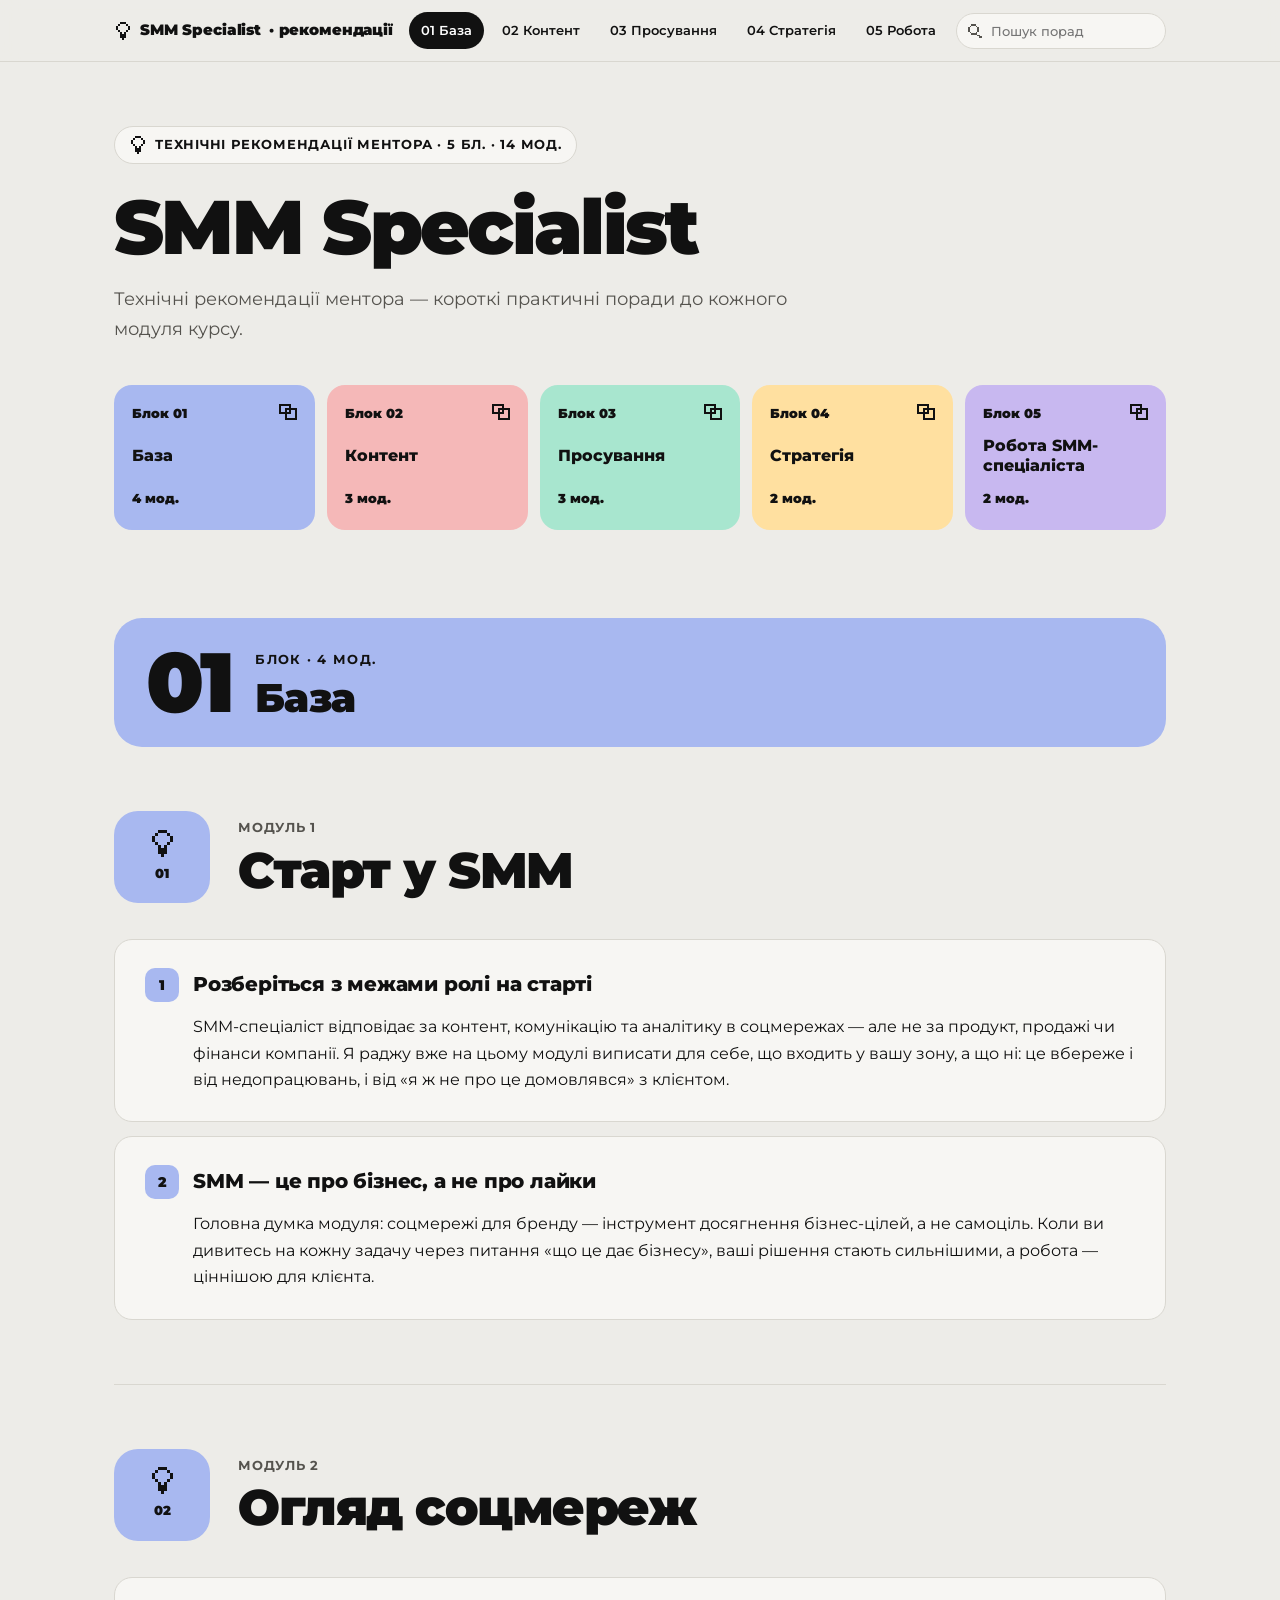
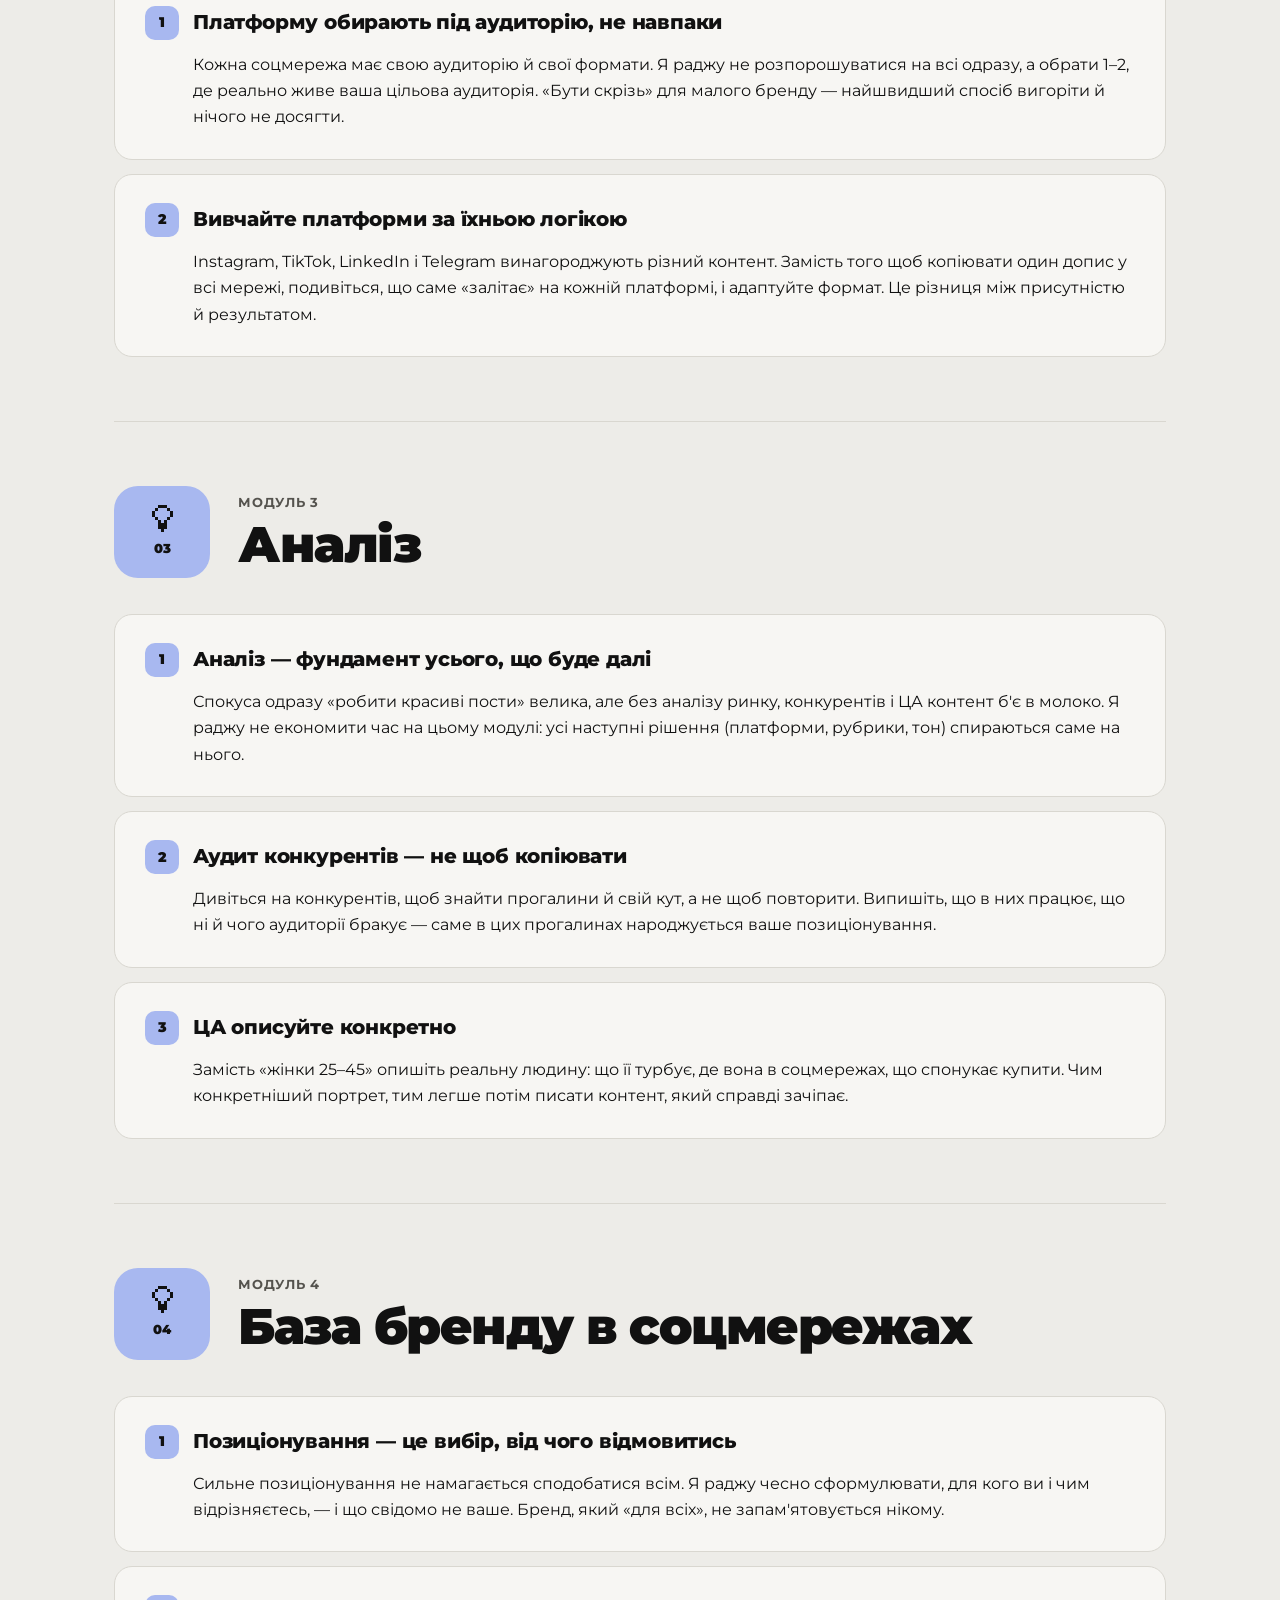
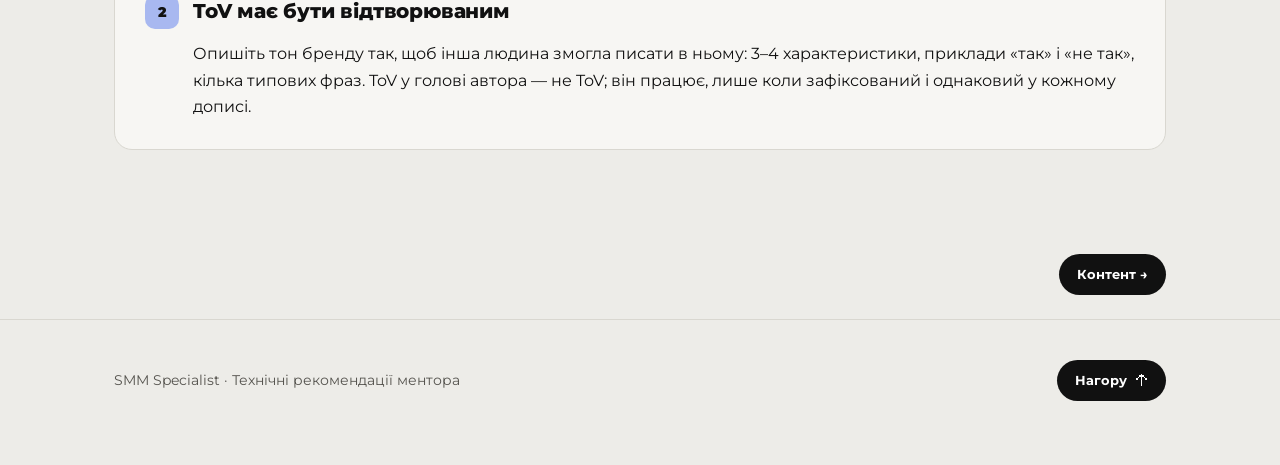
<file: site/smm-specialist-fffd09/index.html>
<!DOCTYPE html>
<html lang="uk">
<head>
  <meta charset="UTF-8" />
  <meta name="viewport" content="width=device-width, initial-scale=1.0" />
  <meta name="robots" content="noindex, nofollow" />
  <title>SMM Specialist · Технічні рекомендації ментора</title>
  <link rel="preconnect" href="https://fonts.googleapis.com" />
  <link rel="preconnect" href="https://fonts.gstatic.com" crossorigin />
  <link href="https://fonts.googleapis.com/css2?family=Montserrat:wght@400;500;600;700;800;900&family=JetBrains+Mono:wght@400;500&display=swap" rel="stylesheet" />
  <link rel="stylesheet" href="../_shared/recs.css" />
</head>
<body>
<script>
const RECS = {
  course: 'SMM Specialist',
  subtitle: 'Технічні рекомендації ментора — короткі практичні поради до кожного модуля курсу.',
  blocks: [
    {
      title: 'База',
      modules: [
        {
          title: 'Старт у SMM',
          tips: [
            {
              title: 'Розберіться з межами ролі на старті',
              body: 'SMM-спеціаліст відповідає за контент, комунікацію та аналітику в соцмережах — але не за продукт, продажі чи фінанси компанії. Я раджу вже на цьому модулі виписати для себе, що входить у вашу зону, а що ні: це вбереже і від недопрацювань, і від «я ж не про це домовлявся» з клієнтом.'
            },
            {
              title: 'SMM — це про бізнес, а не про лайки',
              body: 'Головна думка модуля: соцмережі для бренду — інструмент досягнення бізнес-цілей, а не самоціль. Коли ви дивитесь на кожну задачу через питання «що це дає бізнесу», ваші рішення стають сильнішими, а робота — ціннішою для клієнта.'
            }
          ]
        },
        {
          title: 'Огляд соцмереж',
          tips: [
            {
              title: 'Платформу обирають під аудиторію, не навпаки',
              body: 'Кожна соцмережа має свою аудиторію й свої формати. Я раджу не розпорошуватися на всі одразу, а обрати 1–2, де реально живе ваша цільова аудиторія. «Бути скрізь» для малого бренду — найшвидший спосіб вигоріти й нічого не досягти.'
            },
            {
              title: 'Вивчайте платформи за їхньою логікою',
              body: 'Instagram, TikTok, LinkedIn і Telegram винагороджують різний контент. Замість того щоб копіювати один допис у всі мережі, подивіться, що саме «залітає» на кожній платформі, і адаптуйте формат. Це різниця між присутністю й результатом.'
            }
          ]
        },
        {
          title: 'Аналіз',
          tips: [
            {
              title: 'Аналіз — фундамент усього, що буде далі',
              body: 'Спокуса одразу «робити красиві пости» велика, але без аналізу ринку, конкурентів і ЦА контент б\'є в молоко. Я раджу не економити час на цьому модулі: усі наступні рішення (платформи, рубрики, тон) спираються саме на нього.'
            },
            {
              title: 'Аудит конкурентів — не щоб копіювати',
              body: 'Дивіться на конкурентів, щоб знайти прогалини й свій кут, а не щоб повторити. Випишіть, що в них працює, що ні й чого аудиторії бракує — саме в цих прогалинах народжується ваше позиціонування.'
            },
            {
              title: 'ЦА описуйте конкретно',
              body: 'Замість «жінки 25–45» опишіть реальну людину: що її турбує, де вона в соцмережах, що спонукає купити. Чим конкретніший портрет, тим легше потім писати контент, який справді зачіпає.'
            }
          ]
        },
        {
          title: 'База бренду в соцмережах',
          tips: [
            {
              title: 'Позиціонування — це вибір, від чого відмовитись',
              body: 'Сильне позиціонування не намагається сподобатися всім. Я раджу чесно сформулювати, для кого ви і чим відрізняєтесь, — і що свідомо не ваше. Бренд, який «для всіх», не запам\'ятовується нікому.'
            },
            {
              title: 'ToV має бути відтворюваним',
              body: 'Опишіть тон бренду так, щоб інша людина змогла писати в ньому: 3–4 характеристики, приклади «так» і «не так», кілька типових фраз. ToV у голові автора — не ToV; він працює, лише коли зафіксований і однаковий у кожному дописі.'
            }
          ]
        }
      ]
    },
    {
      title: 'Контент',
      modules: [
        {
          label: 'Модуль 5',
          title: 'Контент',
          tips: [
            {
              title: 'Контент-план рятує від «що постити сьогодні»',
              body: 'Рубрики й контент-план — це не бюрократія, а спосіб не вигадувати пост щодня в паніці. Я раджу закласти кілька постійних рубрик під різні цілі (залучення, продаж, довіра) — тоді стрічка стає системною, а не хаотичною.'
            },
            {
              title: 'Сторітелінг продає краще за перелік переваг',
              body: 'Люди запам\'ятовують історії, а не характеристики. Замість «у нас знижка 20%» покажіть історію клієнта чи закулісся бренду. Це той самий факт, але поданий так, що його дочитують.'
            },
            {
              title: 'Reels і Stories працюють по-різному',
              body: 'Reels — інструмент охоплення й залучення нових людей, Stories — утримання й прогрів уже наявної аудиторії. Не змішуйте задачі: розуміння, що для чого, одразу піднімає якість контенту.'
            }
          ]
        },
        {
          label: 'Модуль 6',
          title: 'Контент-стратегія',
          tips: [
            {
              title: 'Пілари тримають контент у фокусі',
              body: 'Контентні пілари (3–5 постійних напрями) не дають стрічці розсипатися на випадкові теми. Я раджу закріпити пілари під бізнес-цілі й тримати баланс між ними — так аудиторія розуміє, про що ви, а ви не забуваєте про продаж за рутиною.'
            },
            {
              title: 'Баланс форматів важливіший за кількість',
              body: 'Стрічка лише з продажних постів втомлює, лише з розважальних — не продає. Тримайте баланс: залучення, користь, довіра, продаж. Пропорція залежить від ніші, але перекіс в один бік завжди б\'є по результату.'
            }
          ]
        },
        {
          label: 'Модуль 7',
          title: 'Дизайн',
          tips: [
            {
              title: 'Насмотреність тренують системно',
              body: 'Заведіть собі добірку сильних прикладів — референсів дизайну, які вам подобаються, — і регулярно її поповнюйте. Я раджу не просто дивитися, а питати себе «чому це працює»: саме розбір, а не пасивний скрол, розвиває чуття.'
            },
            {
              title: 'AI у візуалі — помічник, а не автопілот',
              body: 'AI-зображення й інструменти пришвидшують роботу, але без смаку дають шаблонний результат. Використовуйте їх для чернеток та ідей, а фінальний вибір і доведення лишайте за собою — клієнт платить за ваше рішення, а не за згенероване «як у всіх».'
            },
            {
              title: 'Поширені помилки легко прибрати',
              body: 'Перевантажений текстом банер, нечитабельний шрифт, зайві елементи — типові дрібниці, що псують навіть гарну ідею. Перед публікацією дивіться на макет очима людини, яка гортає швидко: якщо суть не зчитується за секунду, спрощуйте.'
            }
          ]
        }
      ]
    },
    {
      title: 'Просування',
      modules: [
        {
          label: 'Модуль 8',
          title: 'Просування',
          tips: [
            {
              title: 'Органіка й просування працюють разом',
              body: 'Платне просування підсилює хороший контент, але не рятує поганий. Я раджу спершу довести до пуття органіку — профіль, контент, комунікацію, — а вже потім вкладати в рекламу чи колаборації. Інакше ви платите за те, щоб більше людей побачили слабкий акаунт.'
            },
            {
              title: 'Мікроінфлюенсери часто ефективніші за зірок',
              body: 'Блогер зі 10 тисячами залученої аудиторії нерідко дає кращий результат, ніж мільйонник із «мертвими» підписниками. Дивіться не на кількість, а на залученість і відповідність вашій ЦА — і домовляйтесь про чіткі умови наперед.'
            },
            {
              title: 'SEO в соціальних мережах',
              body: 'Соцмережі сьогодні працюють і як пошукові системи. Потрібно приділяти увагу не лише візуалу, а й текстам: використовувати ключові слова в описах публікацій, заголовках, субтитрах тощо. Це допомагає алгоритмам краще розуміти контент, а потенційним клієнтам — знаходити через пошук.'
            }
          ]
        },
        {
          label: 'Модуль 9',
          title: 'Ком\'юніті-менеджмент і модерація',
          tips: [
            {
              title: 'З негативом працюють, а не видаляють',
              body: 'Видалити коментар — найгірша перша реакція (крім відвертого спаму й образ). Я раджу мати заготовлений спокійний алгоритм: подякувати за зворотний зв\'язок, розібратися по суті, запропонувати рішення. Публічно вирішений конфлікт працює на довіру краще за десять хвалебних відгуків.'
            },
            {
              title: 'FAQ і шаблони економлять години',
              body: 'Типові питання повторюються — підготуйте шаблони відповідей заздалегідь. Це не робить комунікацію «роботизованою», якщо шаблон написаний живою мовою бренду; це просто звільняє час на справді складні звернення.'
            },
            {
              title: 'Лояльну аудиторію вирощують, а не купують',
              body: 'Адвокати бренду з\'являються там, де з людьми говорять, їх помічають і дякують. Відповідайте, реагуйте на згадки, залучайте аудиторію в діалог — саме це перетворює підписників на ком\'юніті.'
            }
          ]
        },
        {
          label: 'Модуль 10',
          title: 'Робота з таргетованою рекламою',
          tips: [
            {
              title: 'Спершу підготуйте акаунт, потім запускайте',
              body: 'Половина проблем із рекламою — не в налаштуваннях, а в непідготовленому бізнес-акаунті: прив\'язка сторінки, доступи, піксель, спосіб оплати. Я раджу пройти підготовку за чеклістом до першого запуску — інакше реклама «відвалюється» на технічних дрібницях.'
            },
            {
              title: 'Ads Library — безкоштовна розвідка',
              body: 'У бібліотеці реклами видно, що саме крутять конкуренти прямо зараз. Це чудове джерело ідей для креативів і розуміння, що працює у вашій ніші. Починайте підготовку кампанії саме з неї, а не з чистого аркуша.'
            },
            {
              title: 'Тестуйте по одній змінній',
              body: 'Щоб зрозуміти, що спрацювало, міняйте щось одне за раз — аудиторію або креатив, не все одразу. Інакше навіть хороший результат ви не зможете повторити, бо не знатимете, що саме дало ефект.'
            }
          ]
        }
      ]
    },
    {
      title: 'Стратегія',
      modules: [
        {
          label: 'Модуль 11',
          title: 'Аналітика',
          tips: [
            {
              title: 'Звіт — це висновки, а не скриншоти метрик',
              body: 'Клієнту не потрібен дамп цифр — йому потрібно розуміти, що вони означають і що робити далі. Я раджу будувати звіт від висновків: що спрацювало, що ні, що пропонуємо змінити. Цифри — підкріплення, а не сам звіт.'
            },
            {
              title: 'Обирайте метрики під ціль',
              body: 'Немає «важливих взагалі» метрик — є важливі для конкретної цілі. Для впізнаваності дивимось охоплення, для залучення — ER і збереження, для продажів — переходи й заявки. Відстежувати все підряд означає потонути в цифрах і не побачити головного.'
            }
          ]
        },
        {
          label: 'Модуль 12',
          title: 'SMM-стратегія для бренду',
          tips: [
            {
              title: 'Стратегія — це документ, за яким працюють',
              body: 'SMM-стратегія з 7 блоків (цілі, ЦА, позиціонування, контент, просування, метрики, план) має бути робочим інструментом, а не красивою презентацією «в стіл». Я раджу писати її так, щоб за нею міг працювати інший спеціаліст, — це найкраща перевірка на конкретність.'
            },
            {
              title: 'Цілі зв\'язуйте з KPI',
              body: 'Під кожну ціль має бути показник, за яким ви зрозумієте, досягли її чи ні. «Підвищити лояльність» без метрики — порожнє; «підняти ER до 5%» — робоча ціль. Ця зв\'язка ціль → KPI відрізняє стратегію від набору намірів.'
            }
          ]
        }
      ]
    },
    {
      title: 'Робота SMM-спеціаліста',
      modules: [
        {
          label: 'Модуль 13',
          title: 'Робочі процеси SMM-спеціаліста',
          tips: [
            {
              title: 'Бриф економить нерви обом сторонам',
              body: 'Витратьте час на бриф до старту, а не на переробки після. Я раджу мати власний шаблон питань: цілі, ЦА, тон, що подобається й що категорично ні, обмеження, доступи. Письмово зафіксовані домовленості рятують, коли згадки розходяться.'
            },
            {
              title: 'Бюджет і таймлайн — теж ваша відповідальність',
              body: 'Професіонал планує не лише контент, а й час та гроші: скільки годин на що, які дедлайни реалістичні, що входить у вартість. Прозорий таймлайн і КП роблять вас партнером, а не «виконавцем задач», і знімають більшість конфліктів про гроші.'
            }
          ]
        },
        {
          label: 'Модуль 14',
          title: 'Кар\'єра та розвиток в SMM',
          tips: [
            {
              title: 'Портфоліо збирайте з першого ДЗ',
              body: 'Не чекайте «справжніх» проєктів — навчальні кейси, особисті сторінки, роботи для знайомих теж ідуть у портфоліо. Я раджу оформляти кожен кейс за схемою «задача → що зробив → результат»: саме результат, а не красиві картинки, продає вас як спеціаліста.'
            },
            {
              title: 'Особистий бренд працює на вас, поки ви спите',
              body: 'Ведучи власні соцмережі як SMM-спеціаліст, ви одночасно й практикуєтесь, і показуєте навички потенційним клієнтам. Це не обов\'язково мільйон підписників — важливо, щоб було видно, що ви в темі й застосовуєте те, чого навчились.'
            }
          ]
        }
      ]
    }
  ]
};
</script>
<script src="../_shared/recs.js"></script>
</body>
</html>
</file>
<file: site/_shared/recs.css>
/* Shared design of all recommendation pages. Page content comes from the RECS object, see CLAUDE.md. */
:root{
  --bg:#EDECE8;
  --surface:#F7F6F3;
  --ink:#111111;
  --muted:#55534E;
  --line:#D9D7D0;
  --blue:#A8B8F0;
  --pink:#F5B8B8;
  --green:#A8E6CF;
  --yellow:#FFE0A0;
  --violet:#C8B8F0;
  --blue-soft:#E4E9FB;
  --pink-soft:#FCE6E6;
  --green-soft:#E1F6EE;
  --yellow-soft:#FFF3D9;
  --violet-soft:#ECE6FB;
  --radius:18px;
}
*{box-sizing:border-box;margin:0;padding:0}
html{scroll-behavior:smooth;scroll-padding-top:140px}
body{background:var(--bg);color:var(--ink);font-family:'Montserrat',system-ui,sans-serif;font-size:16px;line-height:1.65;-webkit-font-smoothing:antialiased}
a{color:inherit}
p a,li a{text-decoration-thickness:1px;text-underline-offset:3px}
code{font-family:'JetBrains Mono',ui-monospace,monospace;font-size:.86em;background:rgba(17,17,17,.07);padding:.12em .42em;border-radius:6px}
[hidden]{display:none !important}

/* pixel icons */
.px{display:inline-flex;width:18px;height:18px;flex:none}
.px svg{width:100%;height:100%;shape-rendering:crispEdges;fill:currentColor}

/* reading progress */
.progress{position:fixed;top:0;left:0;height:4px;width:0;background:var(--ink);z-index:60;transition:width .1s linear}

/* top bar */
.topbar{position:sticky;top:0;z-index:50;background:rgba(237,236,232,.92);backdrop-filter:blur(10px);-webkit-backdrop-filter:blur(10px);border-bottom:1px solid var(--line)}
.topbar-inner{max-width:1100px;margin:0 auto;padding:12px 24px;display:flex;align-items:center;gap:16px}
.brand{font-weight:900;font-size:15px;letter-spacing:-.01em;white-space:nowrap;display:flex;align-items:center;gap:8px;text-decoration:none}
.nav{display:flex;gap:6px;margin-left:auto;overflow-x:auto;scrollbar-width:none;min-width:0}
.nav::-webkit-scrollbar{display:none}
.nav a{text-decoration:none;font-weight:600;font-size:13px;padding:8px 12px;border-radius:999px;white-space:nowrap;transition:background .2s,color .2s}
.nav a:hover{background:rgba(17,17,17,.07)}
.nav a.active{background:var(--ink);color:#fff}
.search{position:relative;flex:none}
.search input{font-family:inherit;font-size:13px;font-weight:500;width:210px;padding:9px 14px 9px 34px;border-radius:999px;border:1px solid var(--line);background:var(--surface);color:var(--ink);outline:none}
.search input:focus{border-color:var(--ink)}
.search .px{position:absolute;left:12px;top:50%;transform:translateY(-50%);width:14px;height:14px;color:var(--muted)}
.search-status{max-width:1100px;margin:0 auto;padding:0 24px 10px;font-size:13px;font-weight:600;color:var(--muted)}

.wrap{max-width:1100px;margin:0 auto;padding:0 24px}

/* hero */
.hero{padding-top:64px;padding-bottom:48px}
.eyebrow{display:inline-flex;align-items:center;gap:8px;font-weight:700;font-size:13px;letter-spacing:.06em;text-transform:uppercase;background:var(--surface);border:1px solid var(--line);padding:7px 14px;border-radius:999px}
.hero h1{font-weight:900;font-size:clamp(38px,6.4vw,76px);line-height:1.02;letter-spacing:-.035em;margin:24px 0 20px;max-width:900px}
.hero .lead{font-size:18px;color:var(--muted);max-width:680px}
.hero-grid{display:grid;grid-template-columns:repeat(auto-fill,minmax(190px,1fr));gap:12px;margin-top:40px}
.hero-card{text-decoration:none;border-radius:var(--radius);padding:18px 18px 20px;min-height:136px;display:flex;flex-direction:column;justify-content:space-between;gap:12px;transition:transform .2s ease}
.hero-card:hover{transform:translateY(-4px)}
.hero-card .num{font-weight:900;font-size:13px;display:flex;justify-content:space-between;align-items:center}
.hero-card .ttl{font-weight:800;font-size:16px;line-height:1.25}
.hero-card .sum{font-size:13px;line-height:1.5}
.c-blue{background:var(--blue)} .c-pink{background:var(--pink)} .c-green{background:var(--green)} .c-yellow{background:var(--yellow)} .c-violet{background:var(--violet)}
.hero-intro{margin-top:28px;display:grid;gap:14px}

/* legend: how to read the callouts */
.legend{margin-top:28px;display:flex;flex-wrap:wrap;gap:8px 18px;font-size:13px;color:var(--muted)}
.legend span{display:inline-flex;align-items:center;gap:8px}

/* block (tabs) */
.block-head{margin-top:40px;border-radius:28px;padding:28px 32px;display:grid;grid-template-columns:auto 1fr;align-items:center;gap:24px}
.block-num{font-size:clamp(48px,8vw,84px);font-weight:900;line-height:.85;letter-spacing:-.04em}
.block-head small{font-size:13px;font-weight:700;letter-spacing:.1em;text-transform:uppercase}
.block-head h2{font-size:clamp(26px,3.6vw,40px);font-weight:900;line-height:1.08;letter-spacing:-.02em;margin-top:4px}
.block-head p{margin-top:10px;max-width:720px}
.block-outro{margin-top:40px;padding:22px 28px;border-radius:var(--radius);border:1px dashed var(--muted);color:var(--muted)}
.pager{display:flex;justify-content:space-between;gap:12px;margin:40px 0 0;flex-wrap:wrap}

/* module */
.module{padding:64px 0;border-top:1px solid var(--line)}
.block .module:first-of-type{border-top:0}
.mod-head{display:grid;grid-template-columns:auto 1fr;gap:28px;align-items:center;margin-bottom:36px}
.mod-badge{width:96px;height:92px;border-radius:24px;display:flex;flex-direction:column;align-items:center;justify-content:center;gap:6px}
.mod-badge .px{width:27px;height:27px}
.mod-badge b{font-weight:900;font-size:13px}
.mod-label{font-weight:700;font-size:13px;letter-spacing:.06em;text-transform:uppercase;color:var(--muted)}
.mod-head h2{font-weight:900;font-size:clamp(30px,4.4vw,50px);line-height:1.05;letter-spacing:-.03em;margin-top:6px}
.mod-head p{color:var(--muted);font-size:17px;max-width:720px;margin-top:14px}

/* mentor note */
.note{display:flex;gap:14px;align-items:flex-start;background:var(--ink);color:#EDECE8;border-radius:var(--radius);padding:20px 24px;margin-bottom:14px;font-size:15px}
.note .px{width:20px;height:20px;margin-top:2px}

/* tip */
.tips{display:grid;gap:14px}
.tip{background:var(--surface);border:1px solid var(--line);border-radius:var(--radius);padding:28px 30px}
.tip-head{display:flex;gap:14px;align-items:flex-start;margin-bottom:12px}
.tip-num{flex:none;width:34px;height:34px;border-radius:10px;display:flex;align-items:center;justify-content:center;font-weight:900;font-size:14px}
.tip h3{font-weight:800;font-size:20px;line-height:1.3;letter-spacing:-.01em;padding-top:3px}
.tip-body{padding-left:48px}

/* content items (tip, callout, mistake, intro) */
.rich > * + *{margin-top:12px}
.rich h4{font-weight:800;font-size:15px;margin-top:18px}
.rich ul{list-style:none;display:grid;gap:8px}
.rich ul li{position:relative;padding-left:22px}
.rich ul li::before{content:"";position:absolute;left:2px;top:.62em;width:8px;height:8px;background:var(--ink)}
.rich ol{padding-left:0;list-style:none;counter-reset:n;display:grid;gap:8px}
.rich ol li{counter-increment:n;padding-left:30px;position:relative}
.rich ol li::before{content:counter(n);position:absolute;left:0;top:.15em;width:20px;height:20px;border-radius:6px;background:var(--ink);color:#fff;font-weight:800;font-size:11px;display:flex;align-items:center;justify-content:center}

/* callout */
.callout{border-radius:14px;padding:16px 20px 18px}
.callout-head{display:flex;flex-wrap:wrap;align-items:center;gap:6px 10px;margin-bottom:8px}
.callout-type{display:inline-flex;align-items:center;gap:6px;font-weight:800;font-size:11px;letter-spacing:.08em;text-transform:uppercase;background:var(--ink);color:#fff;padding:4px 10px 4px 8px;border-radius:999px}
.callout-type .px{width:12px;height:12px}
.callout-title{font-weight:800;font-size:15px;line-height:1.35}
.k-why{background:var(--blue-soft)}
.k-how{background:var(--green-soft)}
.k-tip{background:var(--yellow-soft)}
.k-ex{background:var(--violet-soft)}
.k-warn{background:var(--pink-soft)}
.k-note{background:rgba(17,17,17,.05)}
.k-error{background:var(--pink-soft);box-shadow:inset 0 0 0 2px var(--pink)}

/* code */
.code{position:relative;background:#151515;color:#EDECE8;border-radius:14px;overflow:hidden}
.code pre{padding:20px 22px;overflow-x:auto;font-family:'JetBrains Mono',ui-monospace,monospace;font-size:13.5px;line-height:1.7}
.code .cm{color:#8F8C84}
.code .st{color:var(--green)}
.code .kw{color:var(--violet)}
.code .nm{color:var(--yellow)}
.code.tpl{background:#fff;color:var(--ink);border:1px solid var(--line)}
.code.tpl pre{font-size:13px;white-space:pre-wrap}
.code.tpl .copy{background:var(--ink);color:#fff}
.copy{position:absolute;top:10px;right:10px;font-family:inherit;font-weight:700;font-size:12px;background:#fff;color:var(--ink);border:0;border-radius:999px;padding:6px 12px;cursor:pointer;opacity:0;transition:opacity .2s}
.code:hover .copy,.copy:focus{opacity:1}
@media (hover:none){.copy{opacity:1}}

/* typical mistake */
.mistake{border-radius:var(--radius);padding:28px 30px;display:grid;grid-template-columns:auto 1fr;gap:18px;margin-top:14px}
.mistake .icon-box{width:52px;height:52px;border-radius:14px;background:var(--ink);color:#fff;display:flex;align-items:center;justify-content:center}
.mistake .icon-box .px{width:27px;height:27px}
.mistake small{font-weight:800;font-size:12px;letter-spacing:.08em;text-transform:uppercase}
.mistake h3{font-weight:900;font-size:21px;line-height:1.25;margin:2px 0 8px}
.mistake .callout{background:rgba(255,255,255,.6);box-shadow:none}

/* self-check */
.checklist{margin-top:14px;background:var(--surface);border:1px solid var(--line);border-radius:var(--radius);padding:24px 30px}
.checklist h3{font-weight:900;font-size:18px;display:flex;align-items:center;gap:10px;margin-bottom:4px}
.checklist .hint{font-size:14px;color:var(--muted);margin-bottom:8px}
.check{display:grid;grid-template-columns:auto 1fr;gap:4px 14px;padding:14px 0;border-top:1px solid var(--line)}
.check:first-of-type{border-top:0}
.check input{appearance:none;-webkit-appearance:none;width:22px;height:22px;margin-top:2px;border:2px solid var(--ink);border-radius:6px;background:#fff;cursor:pointer;display:grid;place-content:center}
.check input::after{content:"";width:10px;height:10px;background:var(--ink);border-radius:2px;transform:scale(0);transition:transform .12s}
.check input:checked::after{transform:scale(1)}
.check label{font-weight:600;cursor:pointer}
.check.done label{color:var(--muted);text-decoration:line-through}
.check details{grid-column:2;font-size:15px;color:var(--muted)}
.check summary{cursor:pointer;font-size:13px;font-weight:700;color:var(--ink);width:max-content}
.check details p{margin-top:6px}

/* module outro */
.outro{margin-top:14px}

/* links */
.links{margin-top:14px;background:var(--surface);border:1px solid var(--line);border-radius:var(--radius);padding:24px 30px}
.links h3{font-weight:900;font-size:18px;display:flex;align-items:center;gap:10px;margin-bottom:10px}
.link-row{display:flex;align-items:center;gap:16px;justify-content:space-between;padding:12px 0;border-top:1px solid var(--line)}
.link-row:first-of-type{border-top:0}
.link-row span{font-weight:500}
.btn{display:inline-flex;align-items:center;gap:8px;background:var(--ink);color:#fff;text-decoration:none;font-family:inherit;font-weight:700;font-size:13px;padding:10px 18px;border:0;border-radius:999px;white-space:nowrap;cursor:pointer;transition:transform .15s ease}
.btn:hover{transform:translateY(-2px)}
.btn .px{width:13px;height:13px}

.empty{padding:64px 0;text-align:center;color:var(--muted);font-weight:600}

footer{border-top:1px solid var(--line);padding:40px 0 64px;margin-top:24px}
footer .wrap{display:flex;justify-content:space-between;align-items:center;gap:16px;flex-wrap:wrap}
footer p{color:var(--muted);font-size:14px}

@media (max-width:900px){
  .hero-grid{grid-template-columns:repeat(2,1fr)}
  .brand .long{display:none}
}
@media (max-width:640px){
  html{scroll-padding-top:150px}
  .topbar-inner{flex-wrap:wrap;padding:10px 16px;gap:10px}
  .search{order:2;flex:1 1 100%}
  .search input{width:100%}
  .nav{order:3;flex:1 1 100%;margin-left:0}
  .wrap{padding-left:16px;padding-right:16px}
  .search-status{padding-left:16px;padding-right:16px}
  .hero{padding-top:40px;padding-bottom:32px}
  .hero-grid{grid-template-columns:1fr 1fr;gap:10px}
  .block-head{grid-template-columns:1fr;padding:22px;gap:10px}
  .mod-head{grid-template-columns:1fr;gap:18px}
  .mod-badge{width:72px;height:72px;border-radius:20px}
  .tip,.mistake,.links,.checklist{padding:22px 20px}
  .tip-body{padding-left:0}
  .mistake{grid-template-columns:1fr}
  .link-row{flex-direction:column;align-items:flex-start;gap:10px}
  .module{padding:48px 0}
}
@media print{
  .topbar,.progress,.copy,.pager,.search-status{display:none !important}
  body{background:#fff}
  .tip,.mistake,.callout{break-inside:avoid}
}
</file>
